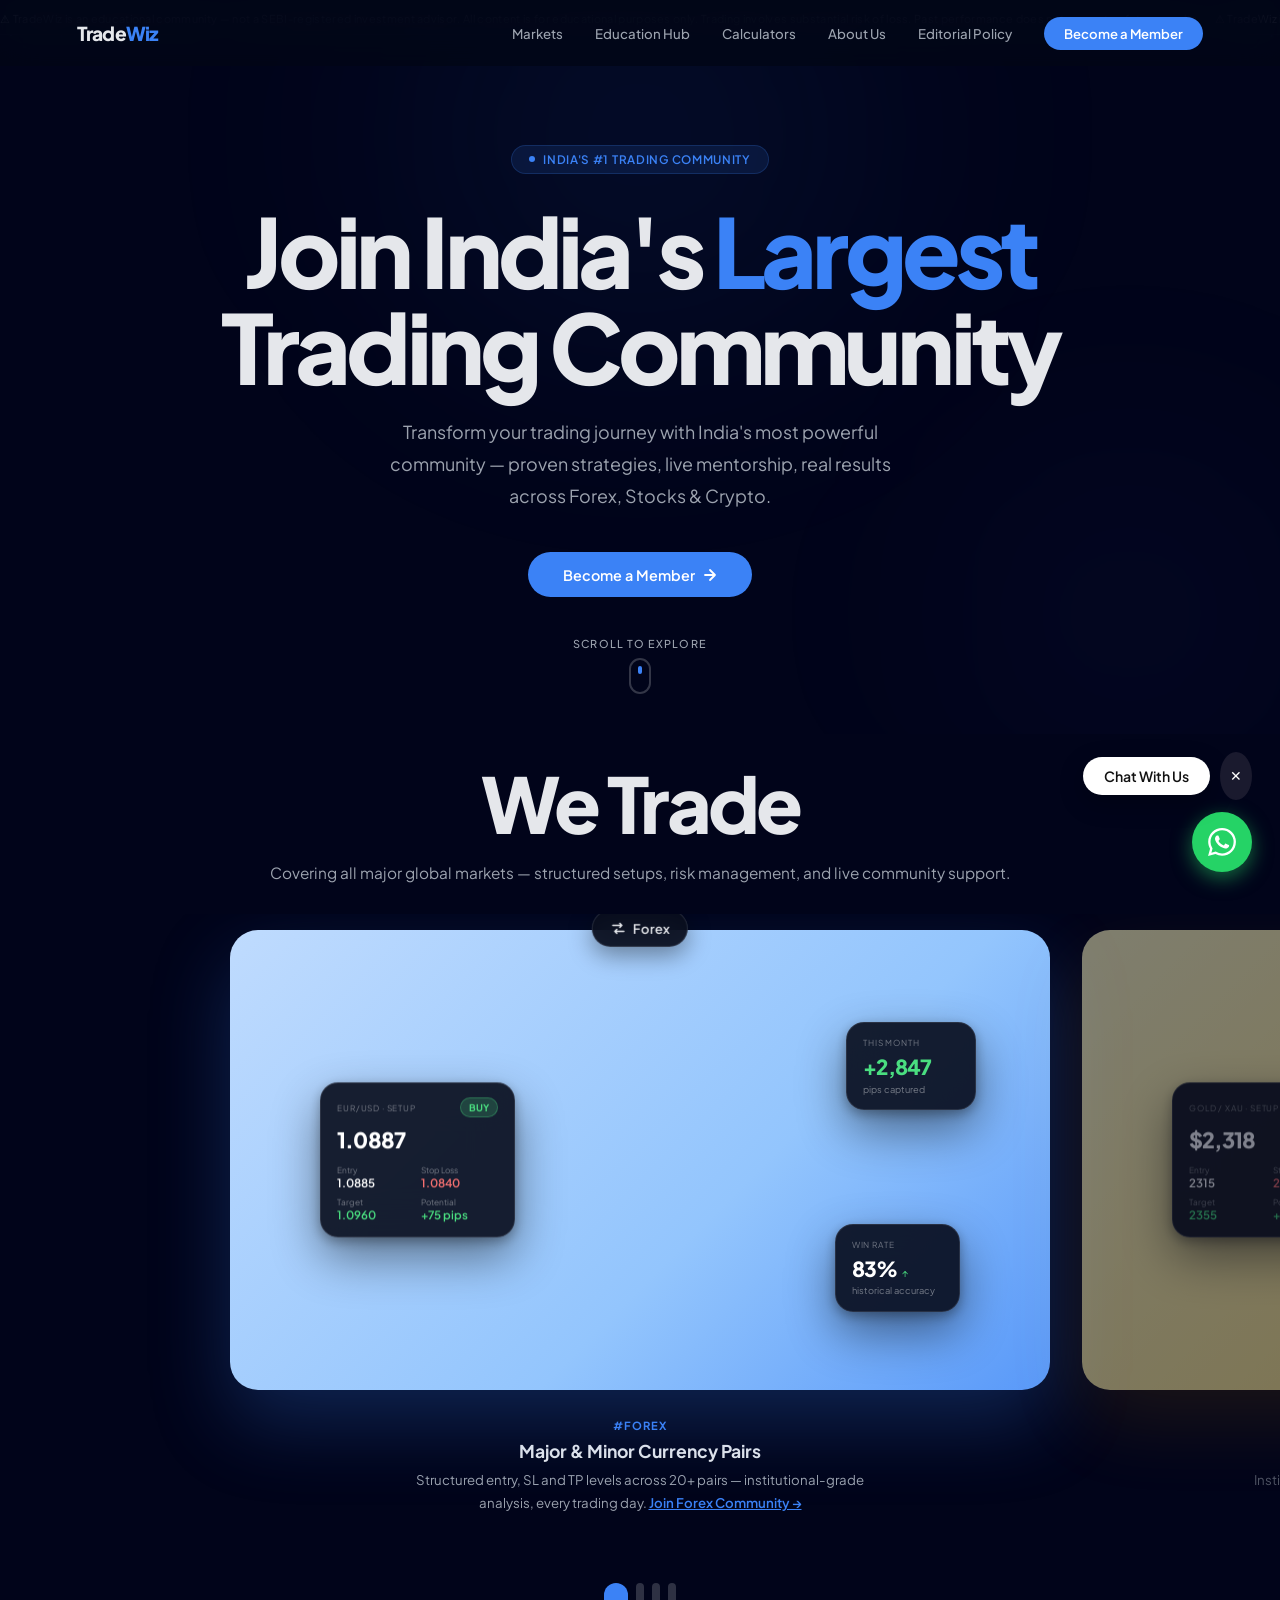
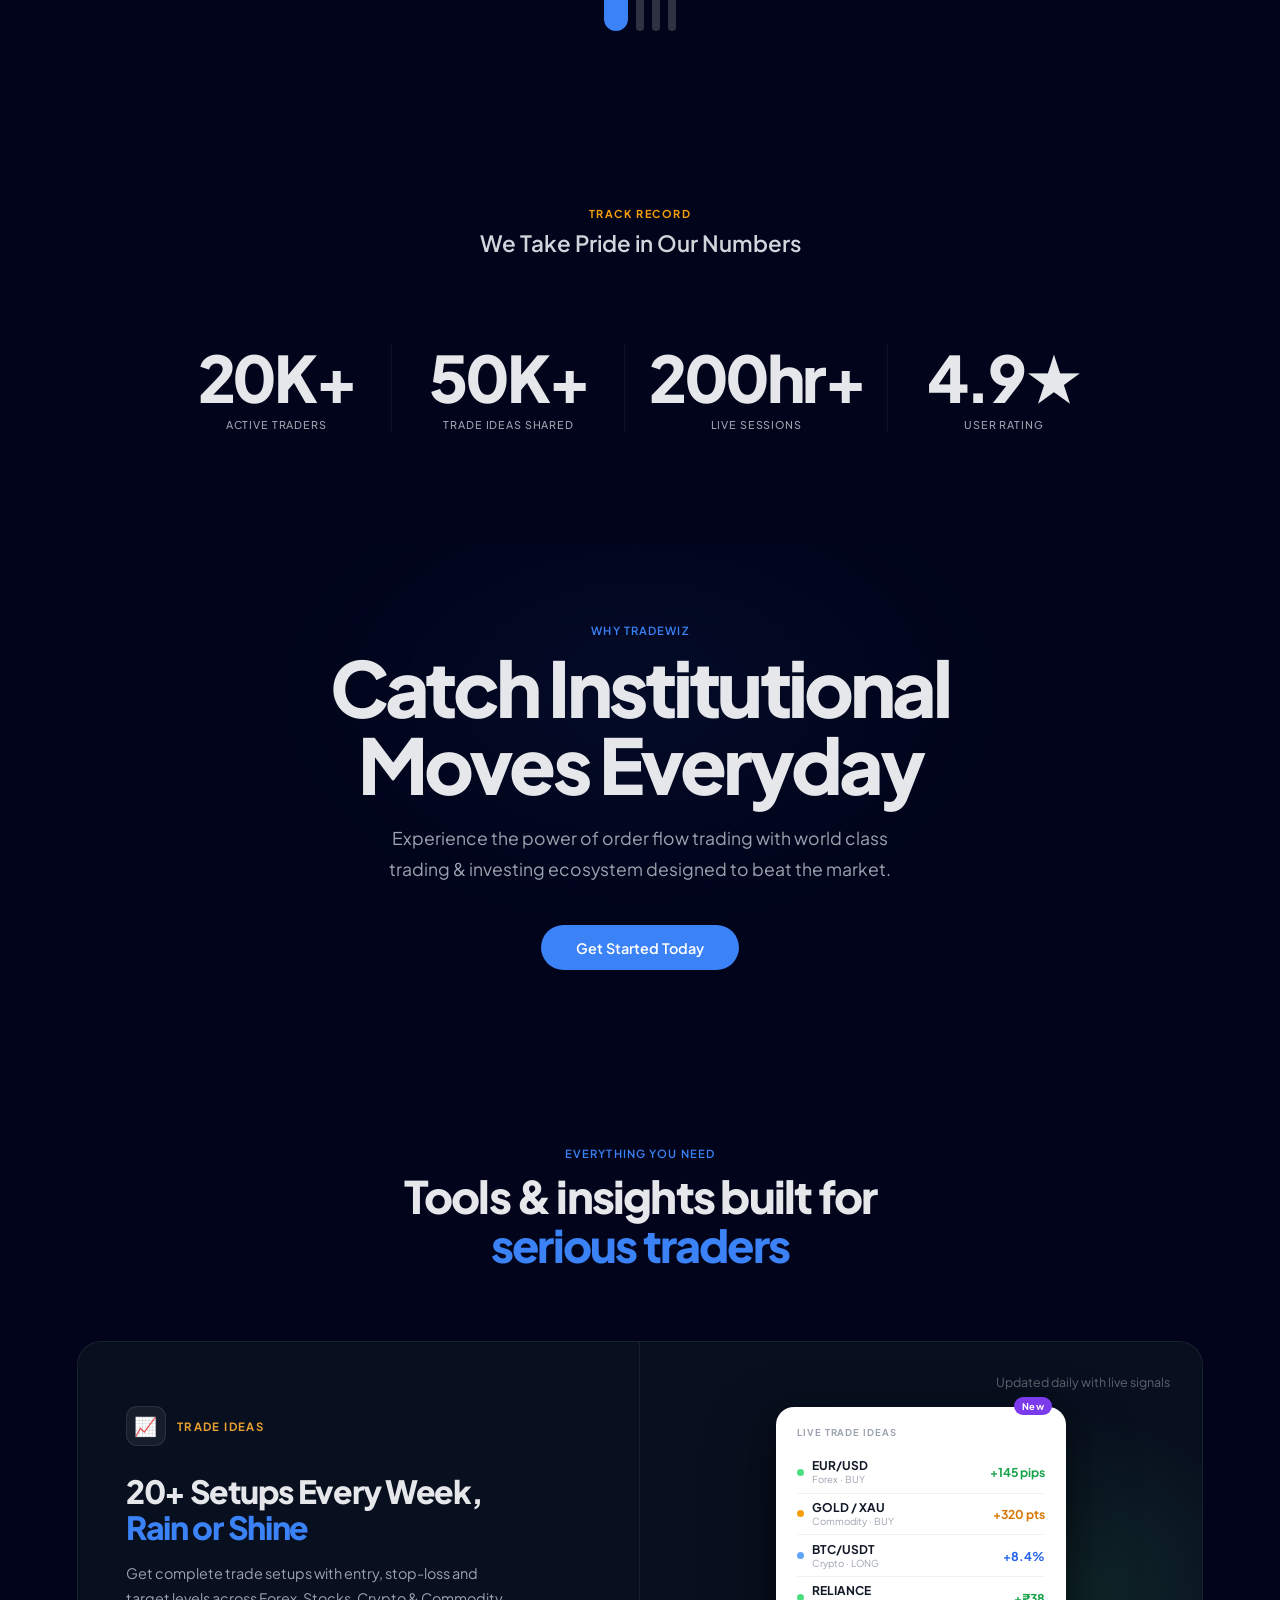
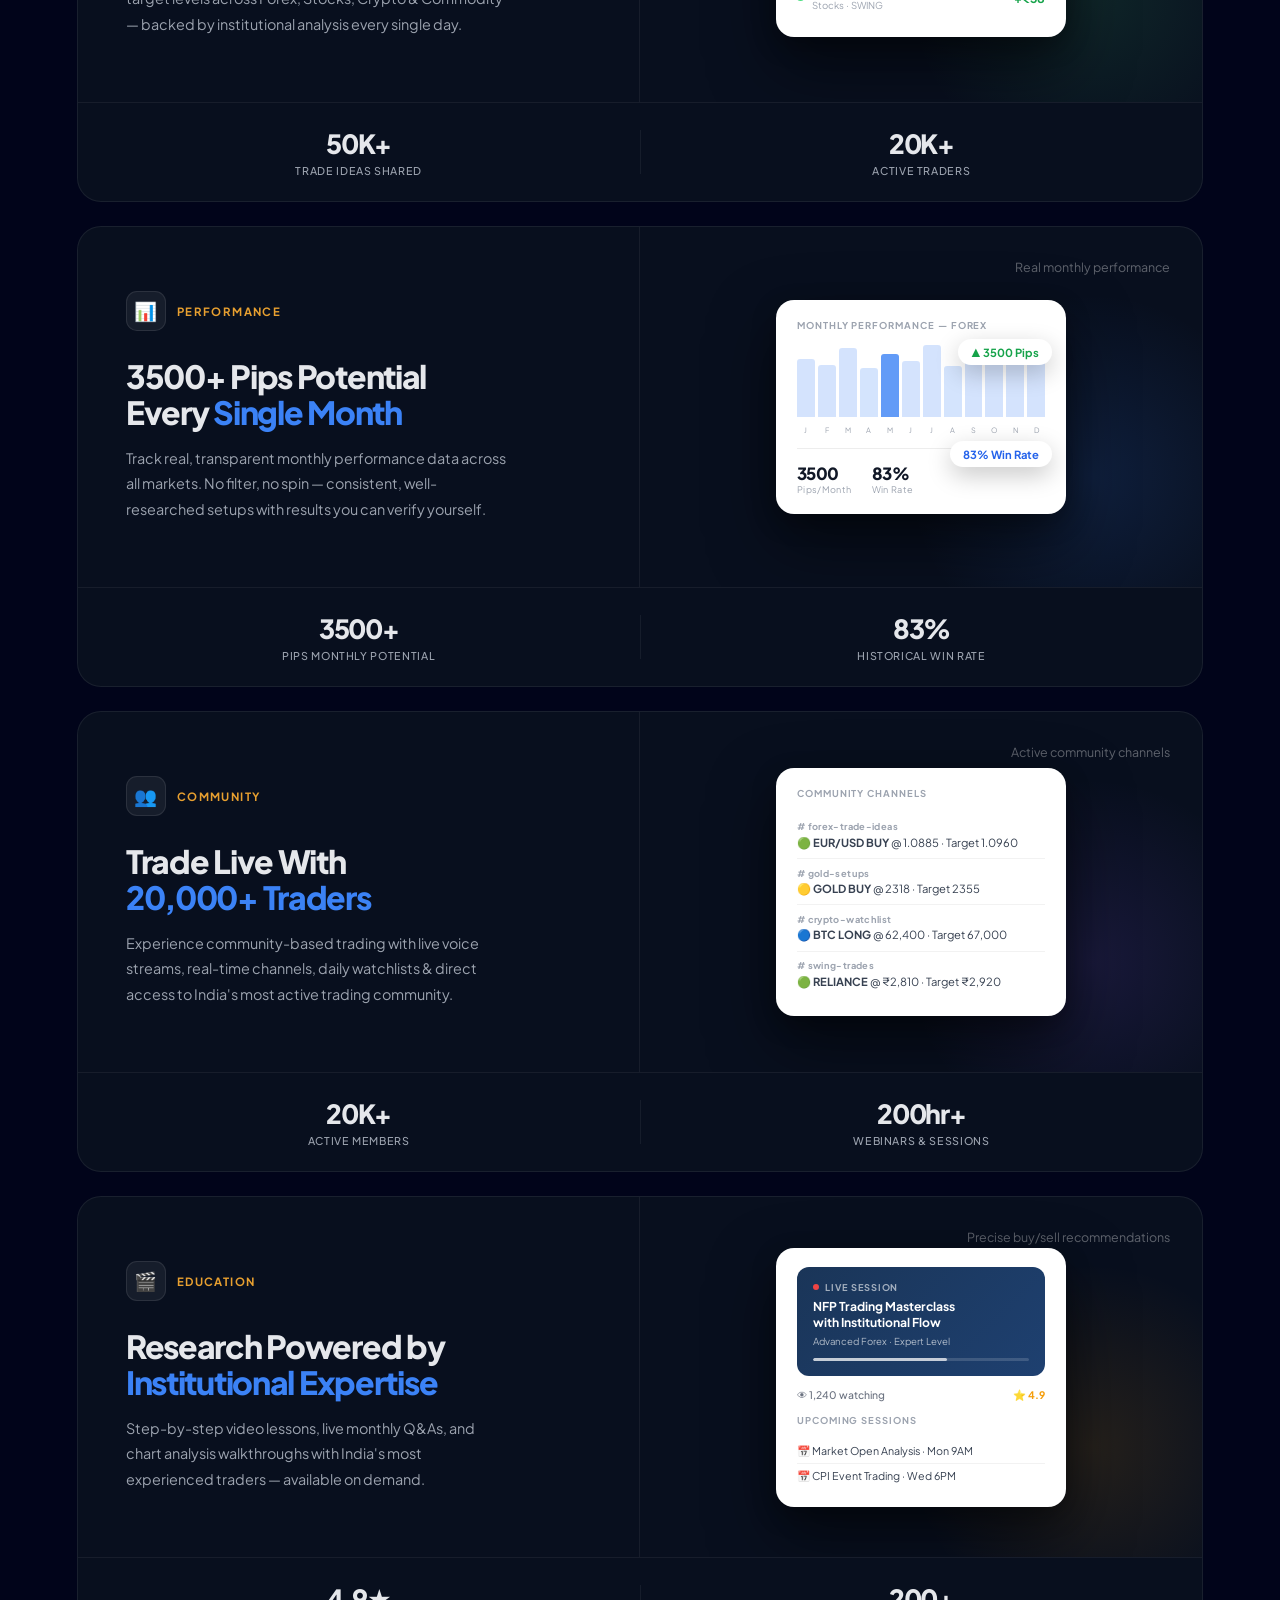
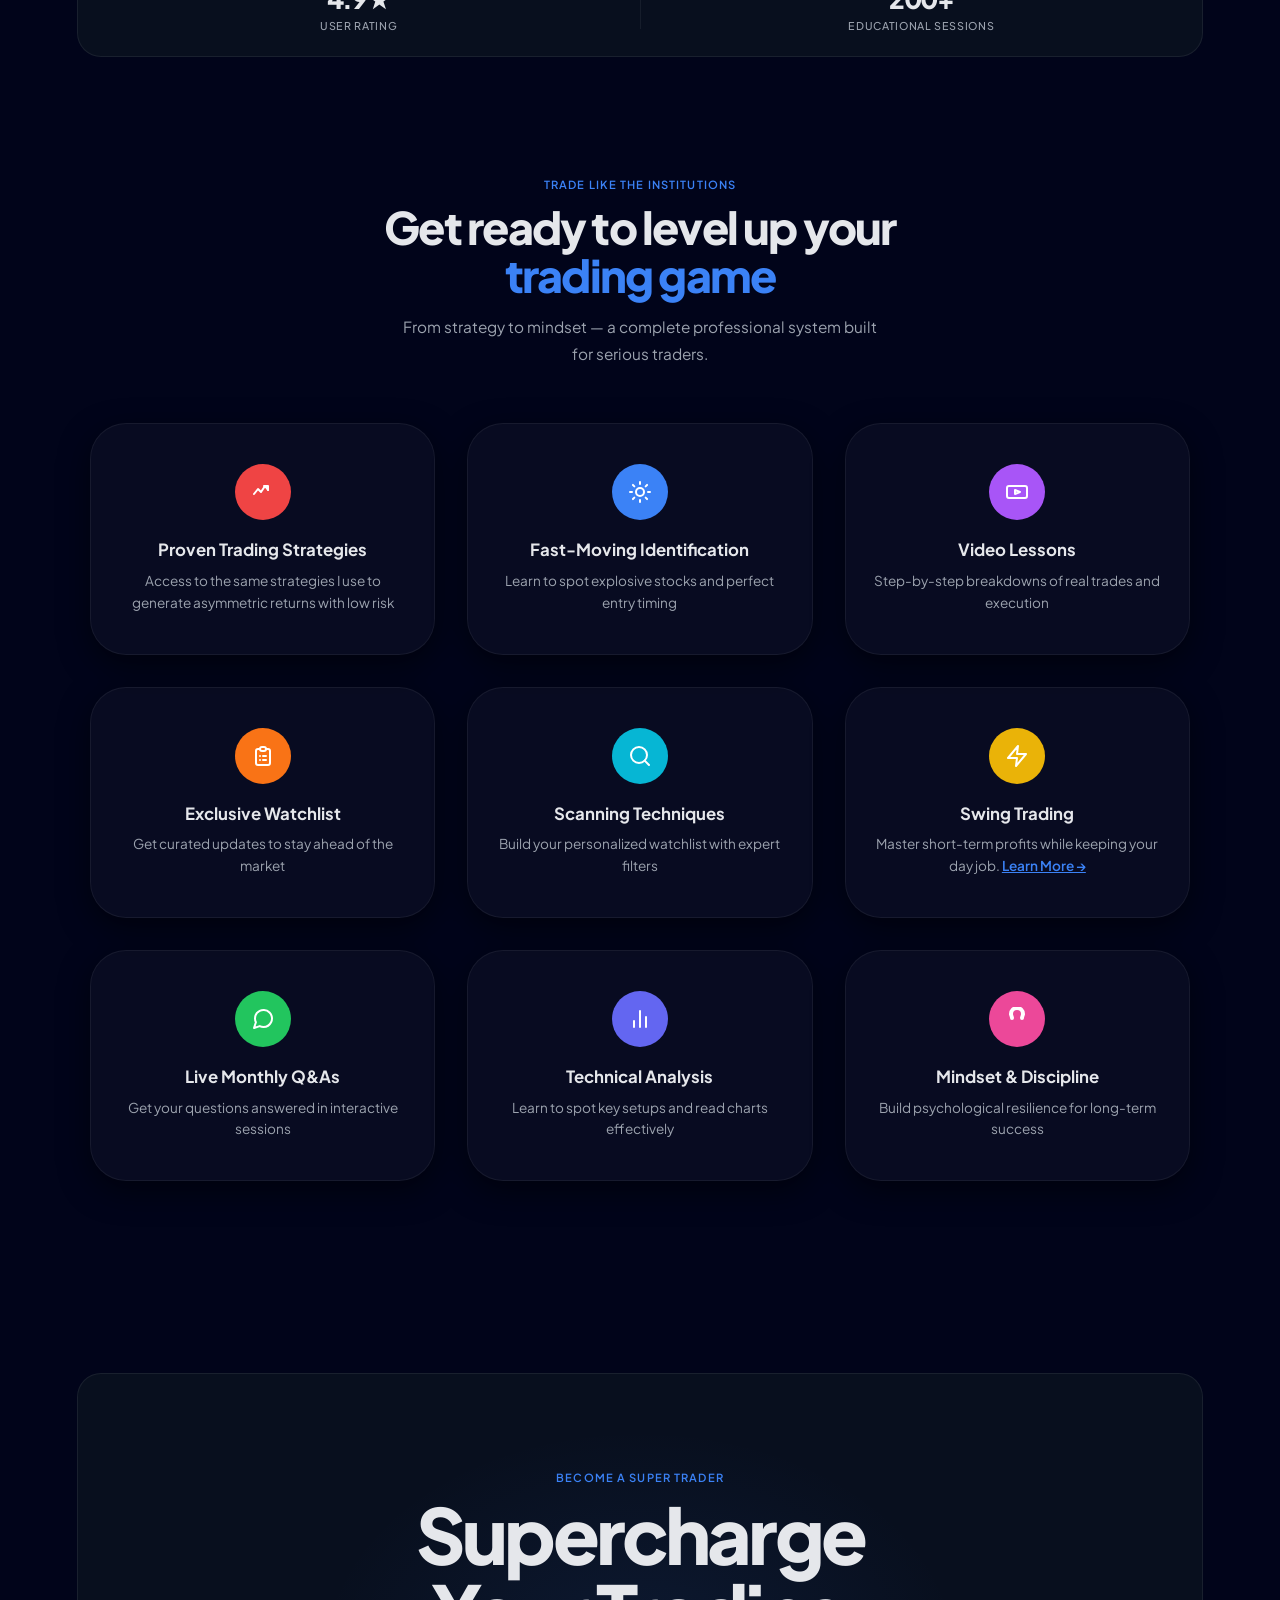
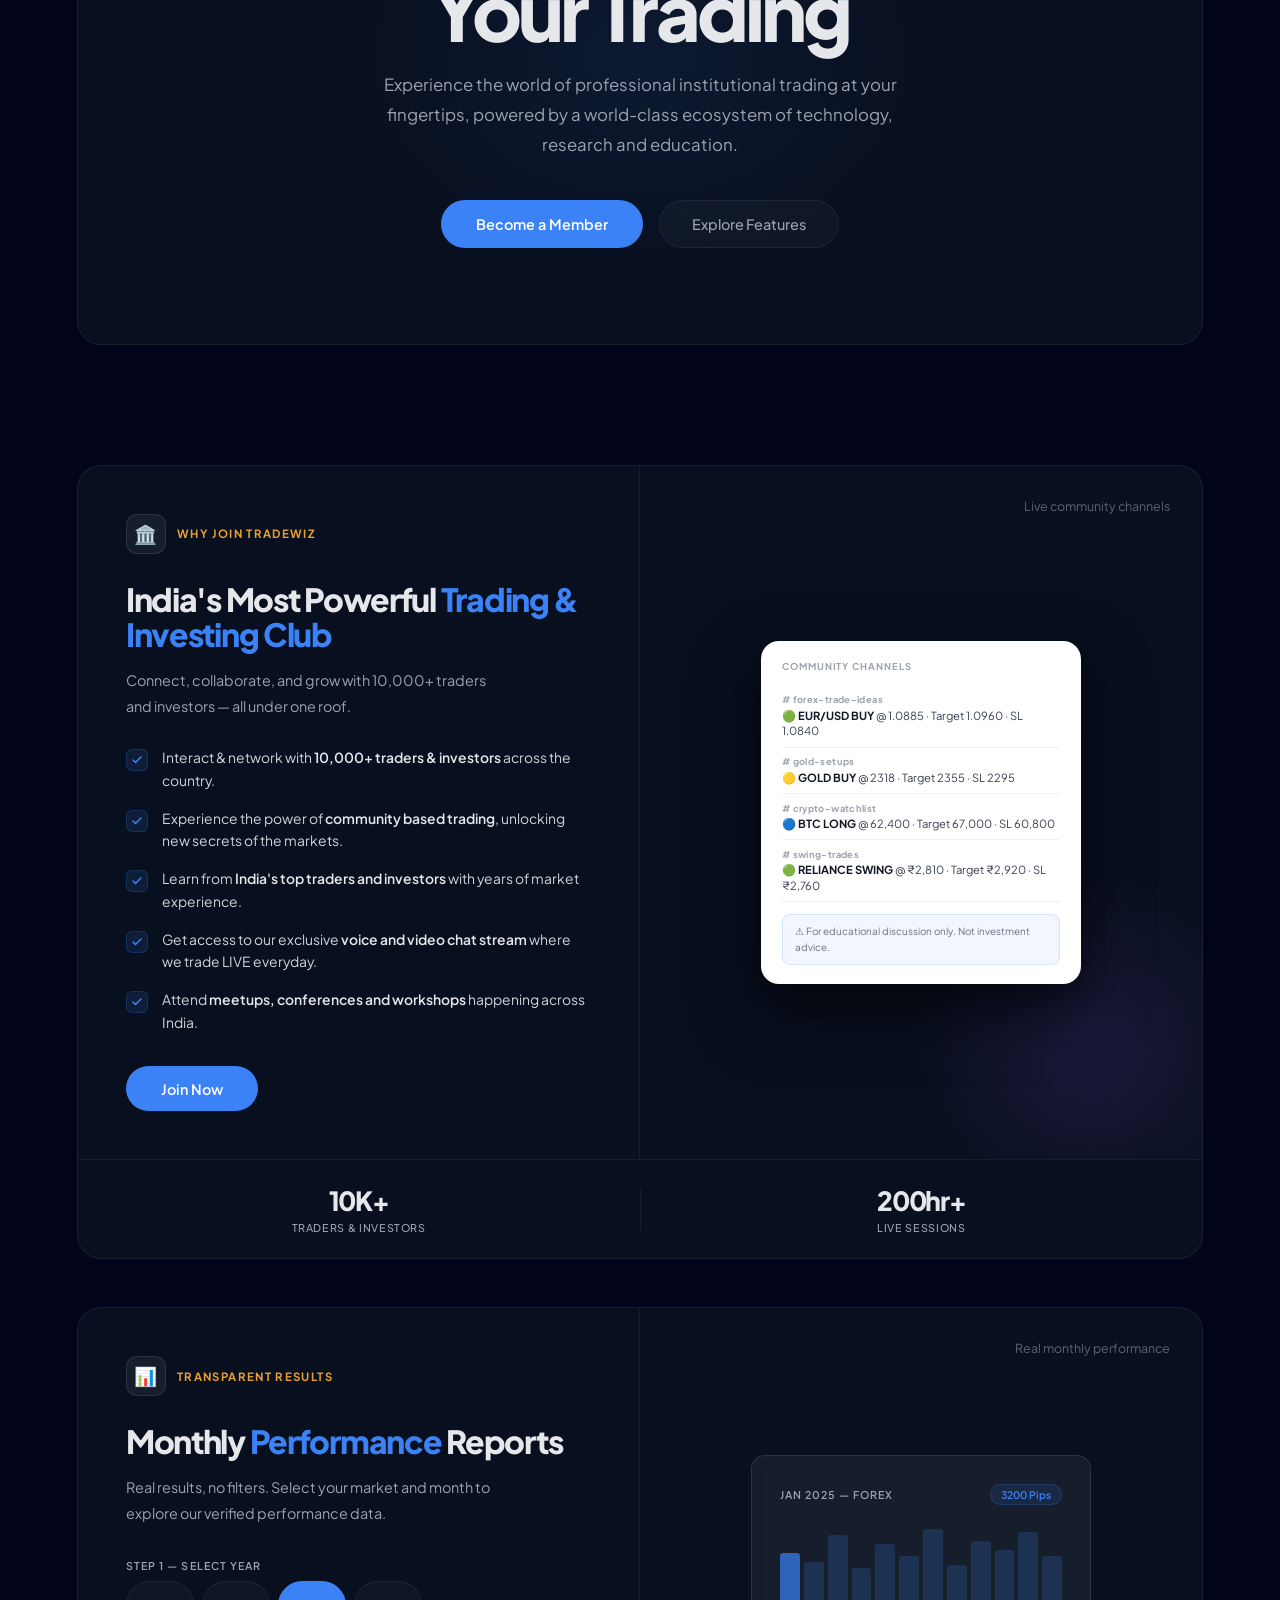
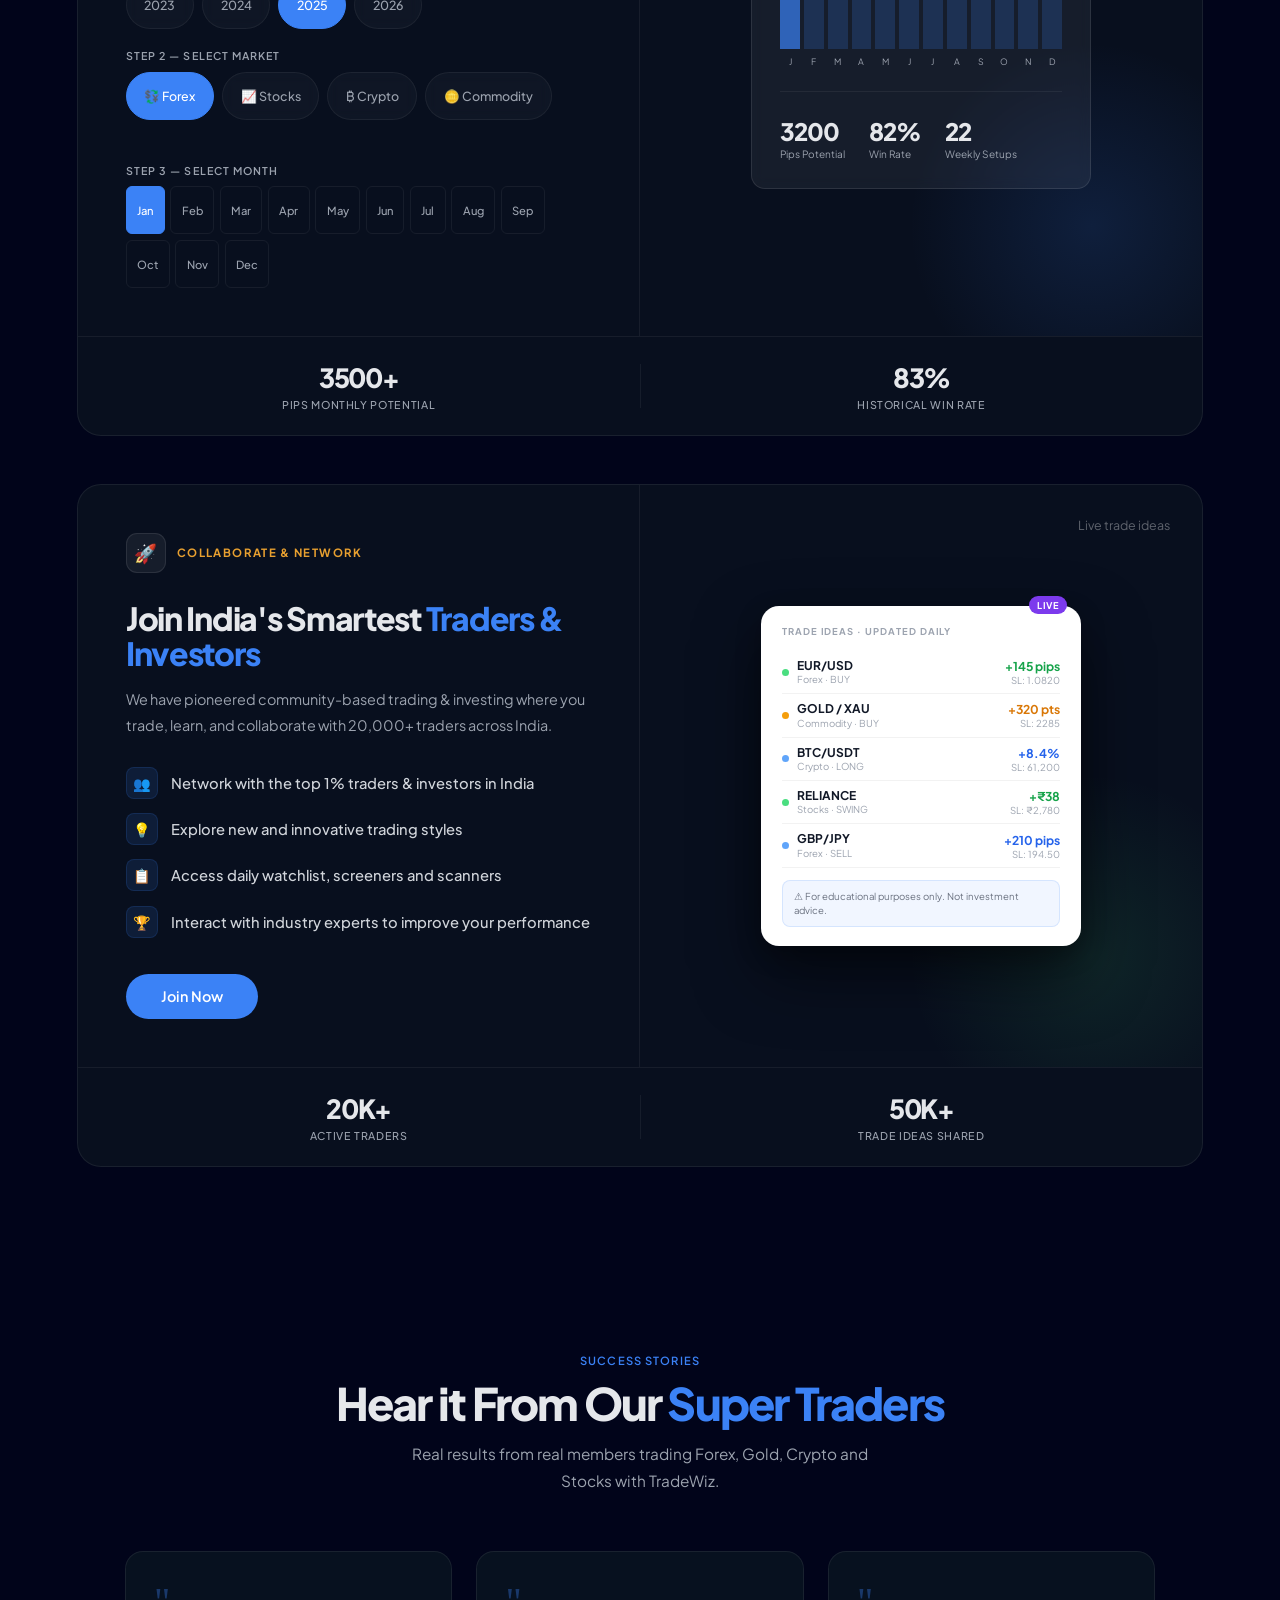
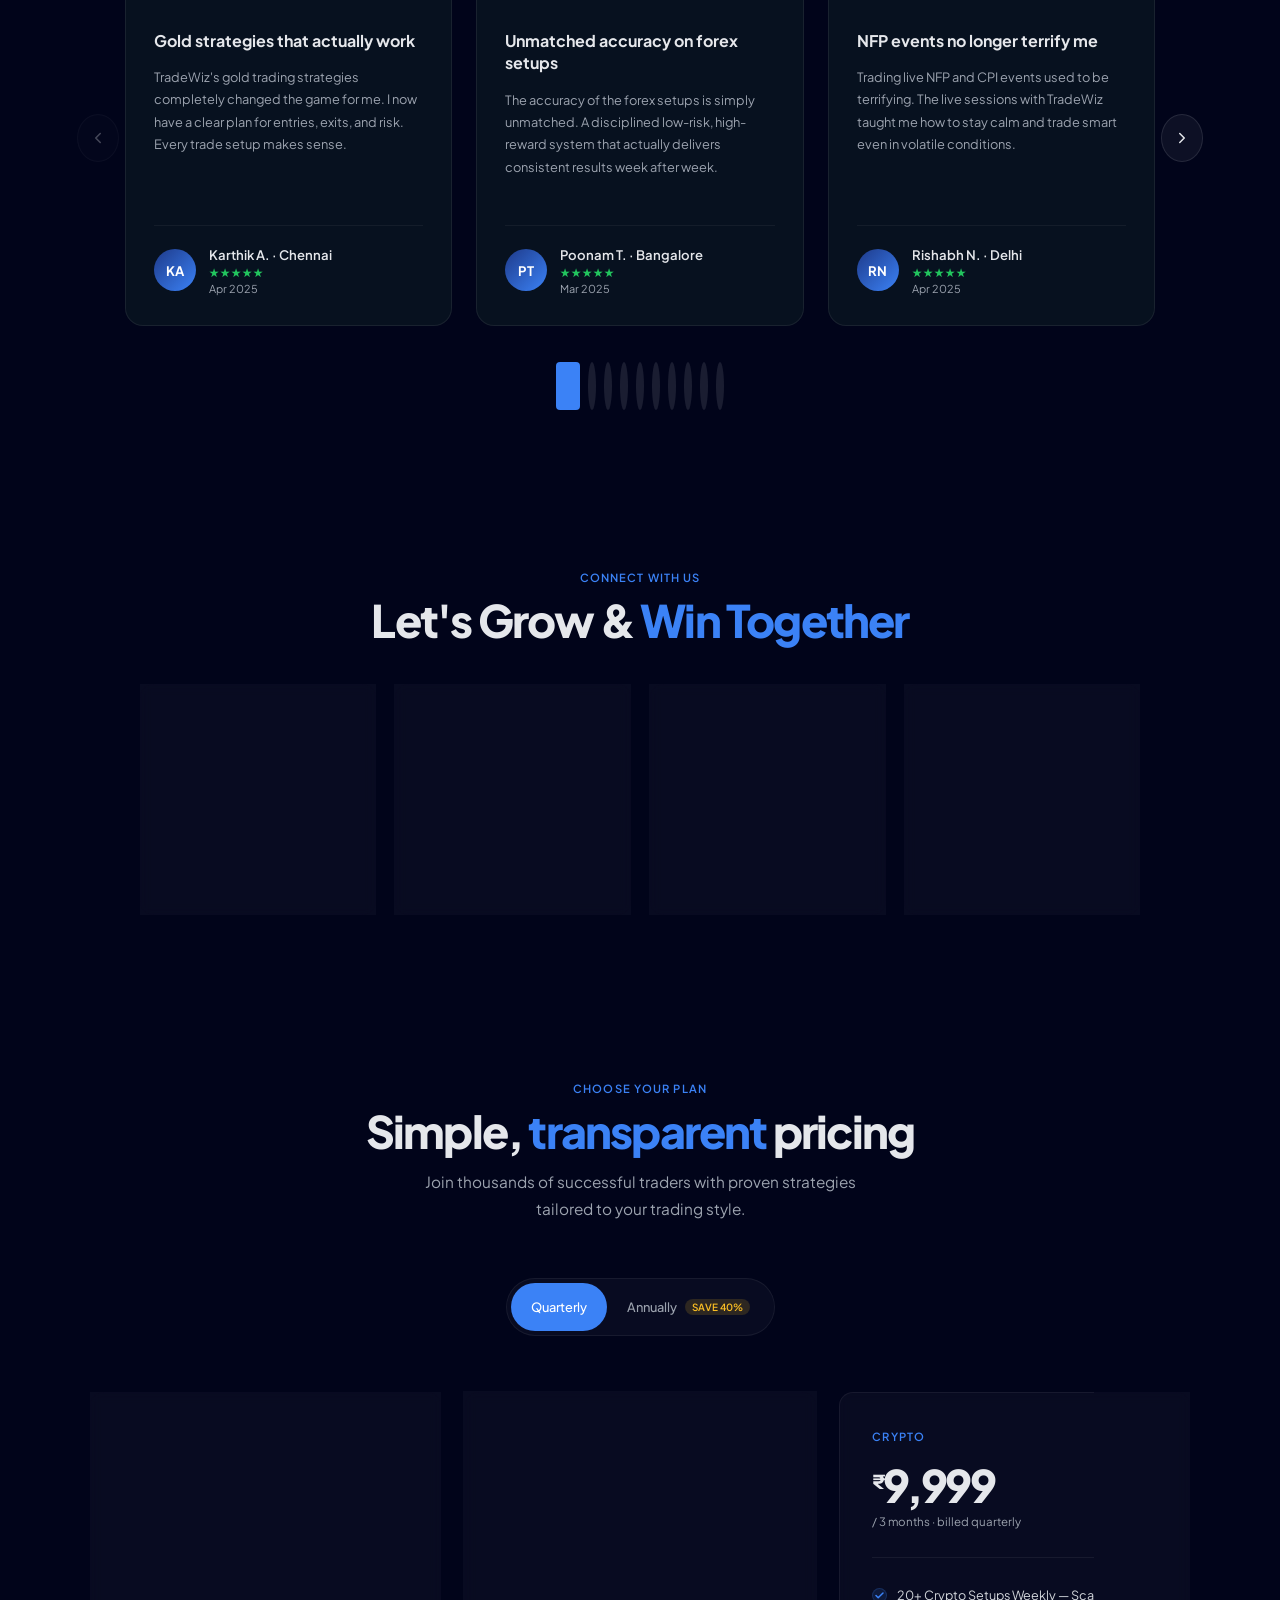
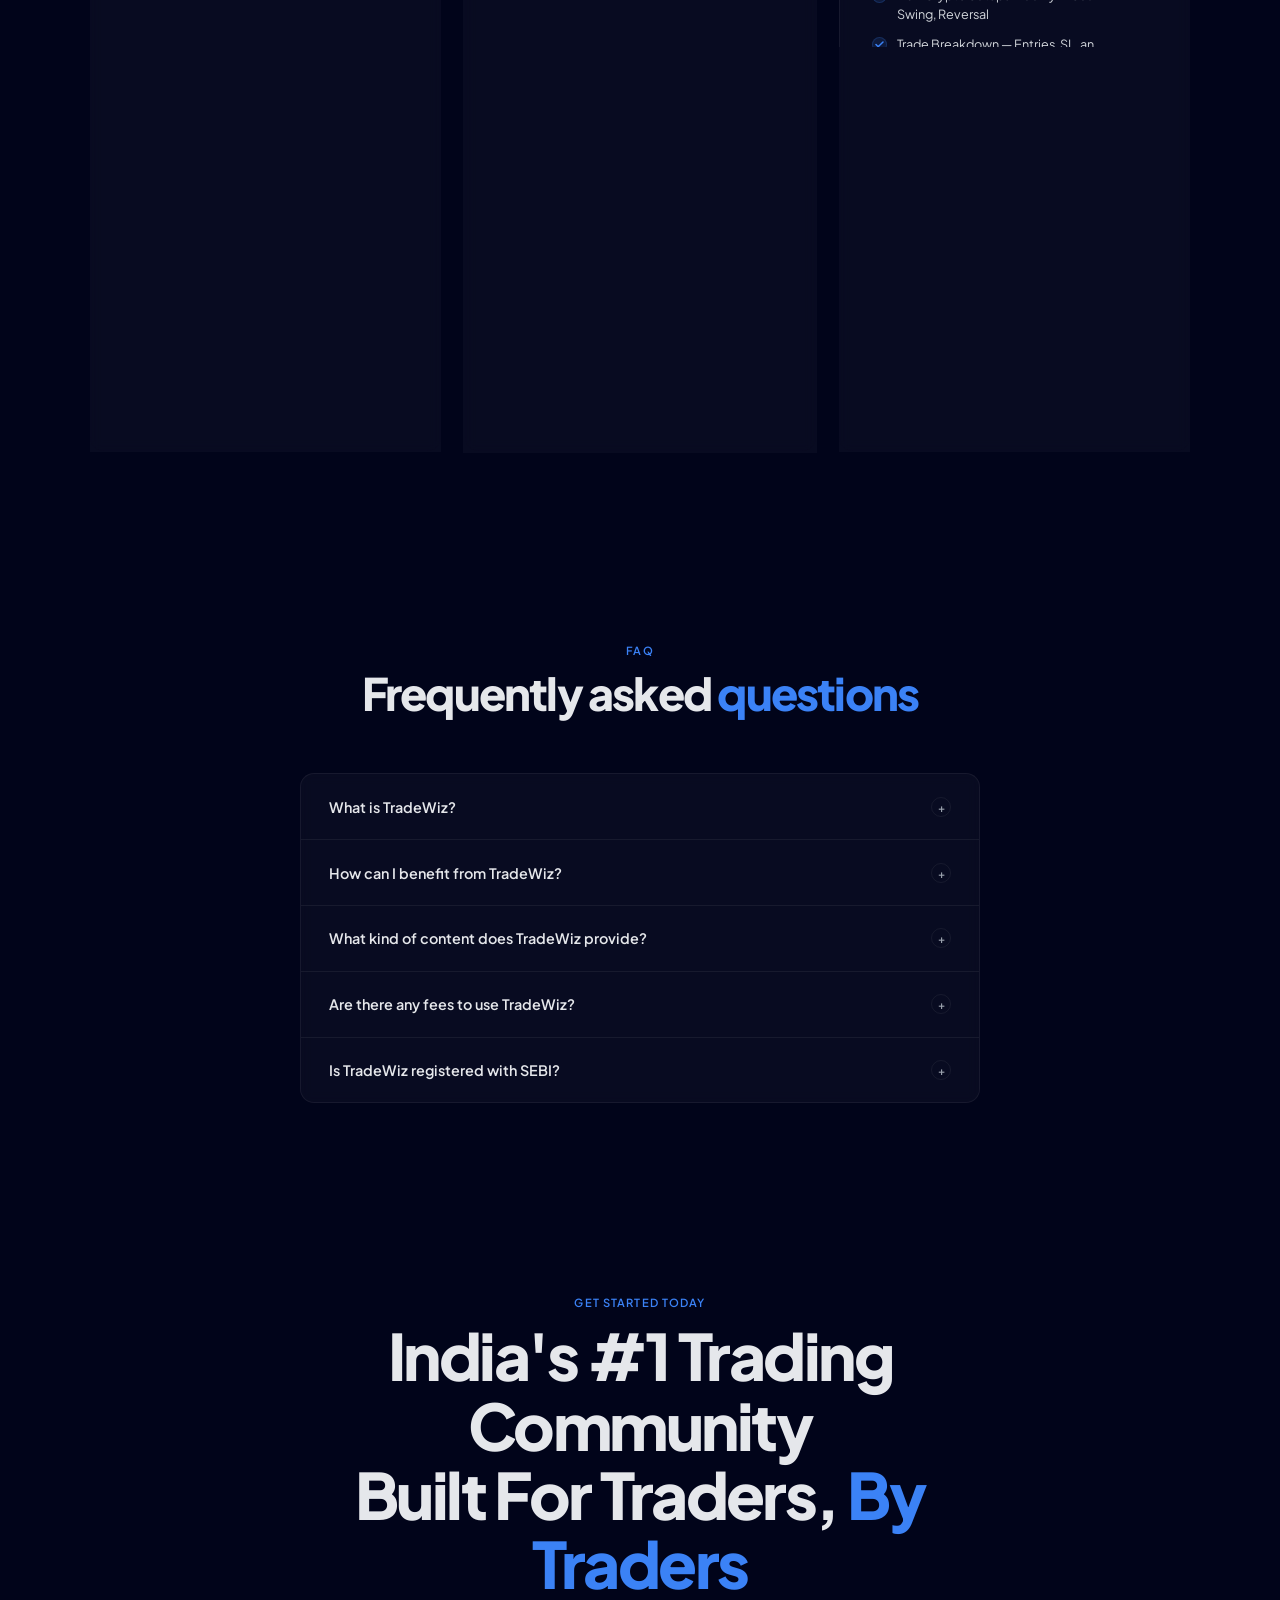
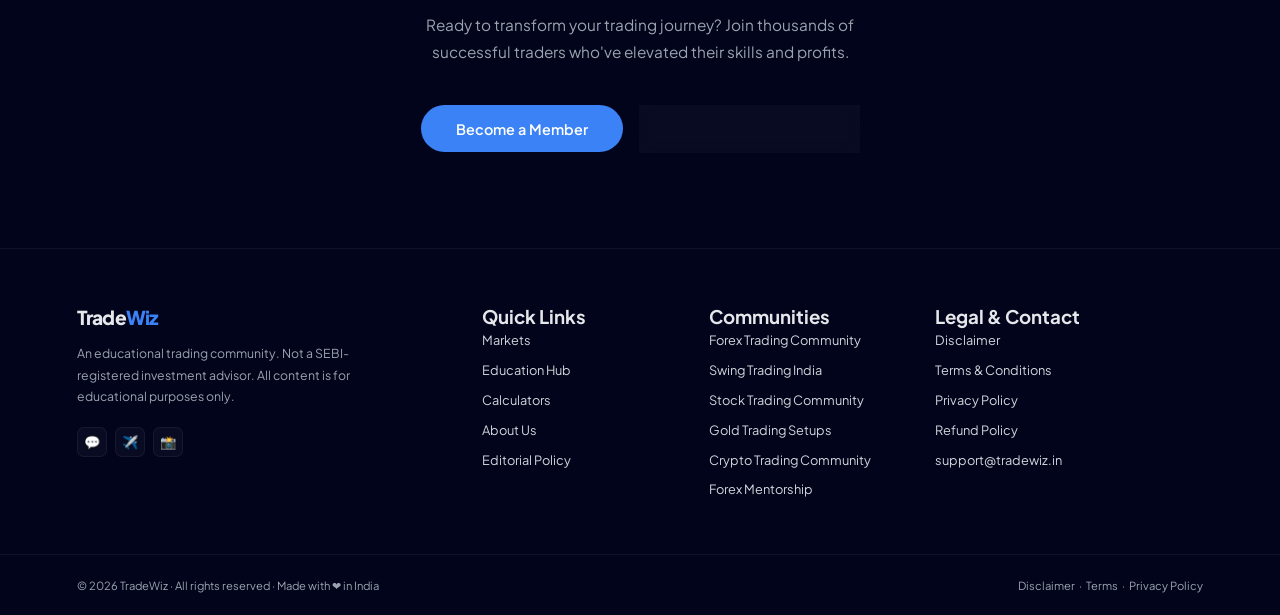
<file: index.html>
<!DOCTYPE html>
<html lang="en">

<head>
  <link rel="preconnect" href="https://fonts.googleapis.com">
  <link rel="preconnect" href="https://fonts.gstatic.com" crossorigin>
  <link rel="alternate" hreflang="en-IN" href="https://www.tradewiz.in/">
  <link rel="alternate" hreflang="x-default" href="https://www.tradewiz.in/">
  <meta name="geo.region" content="IN">
  <meta name="geo.placename" content="India">
  <!-- Google tag (gtag.js) -->
  <script async src="https://www.googletagmanager.com/gtag/js?id=G-MNBHR93N0V"></script>
  <script>
    window.dataLayer = window.dataLayer || [];
    function gtag(){dataLayer.push(arguments);}
    gtag('js', new Date());

    gtag('config', 'G-MNBHR93N0V');
  </script>
  <meta charset="UTF-8">
  <link rel="icon" type="image/png" href="/favicon.png">
  <link rel="apple-touch-icon" href="/favicon.png">
  <meta name="viewport" content="width=device-width, initial-scale=1.0">
  <title>TradeWiz | India's Largest Trading Community</title>
  <meta name="description" content="Join 20,000+ traders on TradeWiz — India's #1 educational trading community. Daily setups, live streams & verified performance reports. Start today.">
  <meta name="keywords" content="TradeWiz, India trading community, forex trading India, stock trading community, crypto trading India, trade ideas, live trading sessions, trading mentorship, algo trading India">
  <meta name="robots" content="index, follow">
  <link rel="canonical" href="https://www.tradewiz.in/">

  <!-- Open Graph / Facebook -->
  <meta property="og:type" content="website">
  <meta property="og:site_name" content="TradeWiz">
  <meta property="og:title" content="TradeWiz | India's Largest Trading Community">
  <meta property="og:description" content="TradeWiz — India's #1 trading community. 20,000+ traders learning Stocks, Forex & Crypto. Daily trade ideas, live sessions & expert mentorship.">
  <meta property="og:image" content="https://www.tradewiz.in/og-image.png">
  <meta property="og:image:width" content="1200">
  <meta property="og:image:height" content="630">
  <meta property="og:url" content="https://www.tradewiz.in/">

  <!-- Twitter -->
  <meta name="twitter:card" content="summary_large_image">
  <meta name="twitter:site" content="@tradewiz_in">
  <meta name="twitter:title" content="TradeWiz | India's Largest Trading Community">
  <meta name="twitter:description" content="TradeWiz — India's #1 trading community. 20,000+ traders learning Stocks, Forex & Crypto. Daily trade ideas, live sessions & expert mentorship.">
  <meta name="twitter:image" content="https://www.tradewiz.in/og-image.png">
  <link rel="preconnect" href="https://fonts.googleapis.com">
  <link href="https://fonts.googleapis.com/css2?family=Plus+Jakarta+Sans:wght@300;400;500;600;700;800&display=swap&display=swap"
    rel="stylesheet">
  <link rel="stylesheet" href="/assets/css/main.min.css">
  
  <!-- WebSite Schema with Sitelinks Searchbox -->
  <script type="application/ld+json">
  {
    "@context": "https://schema.org",
    "@type": "WebSite",
    "name": "TradeWiz",
    "url": "https://www.tradewiz.in",
    "description": "India's #1 trading community. 20,000+ traders learning Stocks, Forex & Crypto.",
    "potentialAction": {
      "@type": "SearchAction",
      "target": {
        "@type": "EntryPoint",
        "urlTemplate": "https://www.tradewiz.in/?q={search_term_string}"
      },
      "query-input": "required name=search_term_string"
    }
  }
  </script>

  <!-- Organization Schema -->
  <script type="application/ld+json">
  {
    "@context": "https://schema.org",
    "@type": "Organization",
    "name": "TradeWiz",
    "url": "https://www.tradewiz.in",
    "logo": "https://www.tradewiz.in/favicon.png",
    "description": "India's #1 educational trading community with 20,000+ active traders across Stocks, Forex, and Crypto markets.",
    "foundingDate": "2022",
    "areaServed": "IN",
    "contactPoint": {
      "@type": "ContactPoint",
      "contactType": "customer support",
      "availableLanguage": ["English", "Hindi"],
      "url": "https://wa.me/917011957726"
    },
    "sameAs": [
      "https://instagram.com/tradewiz_in",
      "https://t.me/tradewiz",
      "https://youtube.com/@tradewiz"
    ]
  }
  </script>

  <!-- FAQ Schema -->
  <script type="application/ld+json">
  {
    "@context": "https://schema.org",
    "@type": "FAQPage",
    "mainEntity": [{
      "@type": "Question",
      "name": "What is TradeWiz?",
      "acceptedAnswer": {
        "@type": "Answer",
        "text": "TradeWiz is India's #1 educational trading community with 20,000+ active traders across Stocks, Forex, and Crypto markets. We are not a SEBI-registered investment advisor — all content is purely educational."
      }
    }, {
      "@type": "Question",
      "name": "How can I benefit from TradeWiz?",
      "acceptedAnswer": {
        "@type": "Answer",
        "text": "You get daily trade ideas, weekly market reviews, monthly webinars, live Q&A sessions, risk management training, and a community of thousands of traders to learn from and collaborate with."
      }
    }, {
      "@type": "Question",
      "name": "What kind of content does TradeWiz provide?",
      "acceptedAnswer": {
        "@type": "Answer",
        "text": "We provide trade ideas with detailed entry/exit levels, video lessons, chart analysis, scanning techniques, curated watchlists, live monthly Q&As, and transparent monthly performance reports."
      }
    }, {
      "@type": "Question",
      "name": "Are there any fees to use TradeWiz?",
      "acceptedAnswer": {
        "@type": "Answer",
        "text": "Yes, TradeWiz is a paid membership. Plans start at ₹4,999/quarter for Stocks, ₹6,499/quarter for Forex, and ₹9,999/quarter for Crypto. Annual plans offer up to 40% savings."
      }
    }, {
      "@type": "Question",
      "name": "Is TradeWiz registered with SEBI?",
      "acceptedAnswer": {
        "@type": "Answer",
        "text": "No. TradeWiz is purely an educational trading community. We do not provide investment advice. All trade ideas are for learning and educational purposes only. Please consult a registered financial advisor before investing."
      }
    }]
  }
  </script>
  <!-- EducationalOrganization & Course Schema -->
  <script type="application/ld+json">
  {
    "@context": "https://schema.org",
    "@type": "EducationalOrganization",
    "name": "TradeWiz",
    "legalName": "TradeWiz LLP",
    "url": "https://www.tradewiz.in",
    "logo": "https://www.tradewiz.in/favicon.png",
    "description": "India's #1 educational trading community for learning Forex, Indian Equities (NSE/BSE), and Crypto trading strategies.",
    "knowsAbout": [
      "Forex Trading",
      "Stock Market Technical Analysis",
      "Swing Trading Strategies",
      "Gold XAUUSD Order Flow",
      "Risk Management & Position Sizing"
    ],
    "hasOfferCatalog": {
      "@type": "OfferCatalog",
      "name": "Trading Educational Programs",
      "itemListElement": [
        {
          "@type": "Course",
          "name": "Forex Trading & Risk Management Masterclass",
          "description": "Learn lot sizing, pip calculation, price action analysis, and currency risk management.",
          "provider": {
            "@type": "EducationalOrganization",
            "name": "TradeWiz"
          }
        },
        {
          "@type": "Course",
          "name": "Indian Stock Market Swing Trading System",
          "description": "Learn equity swing setups, breakout identification, and technical watchlists for NSE/BSE stocks.",
          "provider": {
            "@type": "EducationalOrganization",
            "name": "TradeWiz"
          }
        }
      ]
    }
  }
  </script>
  <!-- LocalBusiness Schema (Staged Placeholder - Replace with Registered LLP Business Address) -->
  <!--
  <script type="application/ld+json">
  {
    "@context": "https://schema.org",
    "@type": "LocalBusiness",
    "name": "TradeWiz LLP",
    "image": "https://www.tradewiz.in/favicon.png",
    "url": "https://www.tradewiz.in",
    "telephone": "+91-7011957726",
    "priceRange": "₹4999 - ₹9999",
    "address": {
      "@type": "PostalAddress",
      "streetAddress": "REGISTERED_LLP_STREET_ADDRESS",
      "addressLocality": "CITY",
      "addressRegion": "STATE",
      "postalCode": "PINCODE",
      "addressCountry": "IN"
    }
  }
  </script>
  -->
</head>

<body>

  <!-- TICKER -->
  <div class="ticker">
    <span class="ticker-inner">⚠ TradeWiz is an educational community — not a SEBI-registered investment advisor. All
      content is for educational purposes only. Trading involves substantial risk of loss. Past performance does not
      guarantee future results. &nbsp;&nbsp;&nbsp;&nbsp; ⚠ TradeWiz is an educational community — not a SEBI-registered
      investment advisor. All content is for educational purposes only. &nbsp;&nbsp;&nbsp;&nbsp;</span>
  </div>

  <!-- NAV -->
  <nav id="mainNav">
    <a href="/" class="nav-logo">Trade<span>Wiz</span></a>
    <ul class="nav-links">
      <li><a href="#we-trade">Markets</a></li>
      <li><a href="/education">Education Hub</a></li>
      <li><a href="/calculator">Calculators</a></li>
      <li><a href="/about">About Us</a></li>
      <li><a href="/editorial-policy">Editorial Policy</a></li>
      <li><a href="#pricing" class="nav-cta">Become a Member</a></li>
    </ul>
    <button class="nav-hamburger" id="hamburger" aria-label="Menu">
      <span></span><span></span><span></span>
    </button>
  </nav>

  <!-- MOBILE OVERLAY NAV -->
  <div class="mobile-nav" id="mobileNav">
    <a href="#we-trade">Markets</a>
    <a href="/education">Education Hub</a>
    <a href="/calculator">Calculators</a>
    <a href="/about">About Us</a>
    <a href="/editorial-policy">Editorial Policy</a>
    <a href="#pricing" class="m-cta">Become a Member</a>
  </div>

  <!-- HERO -->
  <section id="hero">
    <div class="hero-grid"></div>
    <div class="hero-radial hr1"></div>
    <div class="hero-radial hr2"></div>
    <div class="hero-particles" id="heroParticles"></div>
    <div class="hero-chip"><span class="chip-dot"></span>India's #1 Trading Community</div>
    <h1 class="hero-title">Join India's <span class="blue">Largest</span><br>Trading Community</h1>
    <p class="hero-sub">Transform your trading journey with India's most powerful community — proven strategies, live
      mentorship, real results across Forex, Stocks &amp; Crypto.</p>
    <div class="hero-btns">
      <a href="#pricing" class="btn-p">Become a Member <svg width="14" height="14" viewBox="0 0 14 14" fill="none">
          <path d="M2 7h10M7 2l5 5-5 5" stroke="currentColor" stroke-width="1.8" stroke-linecap="round"
            stroke-linejoin="round" />
        </svg></a>
    </div>
    <div class="hero-scroll-hint">
      <span>Scroll to explore</span>
      <div class="hero-scroll-mouse">
        <div class="hero-scroll-dot"></div>
      </div>
    </div>
  </section>

  <!-- WE TRADE -->
  <section id="we-trade">
    <div class="wt-header rv">
      <h2 class="wt-title">We <span class="blue">Trade</span></h2>
      <p class="wt-sub">Covering all major global markets — structured setups, risk management, and live community
        support.</p>
    </div>
    <div class="wt-outer" id="wtOuter">
      <div class="wt-track" id="wtTrack">

        <!-- ── Forex ── -->
        <div class="wt-slide rv" id="wts0">
          <div class="wt-card wt-card-forex">
            <div class="wt-pill"><svg width="15" height="15" viewBox="0 0 15 15" fill="none">
                <path d="M2 4.5h9M9 2.5l2 2-2 2M13 10.5H4M6 8.5l-2 2 2 2" stroke="currentColor" stroke-width="1.5"
                  stroke-linecap="round" stroke-linejoin="round" />
              </svg> Forex</div>
            <div class="wt-widget wt-wa" style="left:11%;top:50%;transform:translateY(-50%);width:195px;">
              <div style="display:flex;align-items:center;justify-content:space-between;margin-bottom:0.55rem;">
                <div class="wt-wlabel" style="margin:0;">EUR/USD · SETUP</div>
                <div class="wt-wbadge buy">BUY</div>
              </div>
              <div style="font-size:1.35rem;font-weight:800;color:#fff;letter-spacing:-0.04em;margin-bottom:0.65rem;">
                1.0887</div>
              <div class="wt-wgrid">
                <div>
                  <div class="wt-wk">Entry</div>
                  <div class="wt-wv" style="color:#fff;">1.0885</div>
                </div>
                <div>
                  <div class="wt-wk">Stop Loss</div>
                  <div class="wt-wv" style="color:#F87171;">1.0840</div>
                </div>
                <div>
                  <div class="wt-wk">Target</div>
                  <div class="wt-wv" style="color:#4ADE80;">1.0960</div>
                </div>
                <div>
                  <div class="wt-wk">Potential</div>
                  <div class="wt-wv" style="color:#4ADE80;">+75 pips</div>
                </div>
              </div>
            </div>
            <div class="wt-widget wt-wb" style="right:9%;top:20%;min-width:130px;">
              <div class="wt-wlabel">This Month</div>
              <div class="wt-wval" style="color:#4ADE80;">+2,847</div>
              <div class="wt-wsub">pips captured</div>
            </div>
            <div class="wt-widget wt-wc" style="right:11%;bottom:17%;min-width:125px;">
              <div class="wt-wlabel">Win Rate</div>
              <div style="display:flex;align-items:baseline;gap:0.3rem;">
                <div class="wt-wval">83%</div><span style="font-size:0.6rem;color:#4ADE80;">↑</span>
              </div>
              <div class="wt-wsub">historical accuracy</div>
            </div>
          </div>
          <div class="wt-slide-info">
            <div class="wt-slide-tag">#Forex</div>
            <h3><a href="/forex-trading-community" style="color:inherit;text-decoration:none;">Major &amp; Minor Currency Pairs</a></h3>
            <p>Structured entry, SL and TP levels across 20+ pairs — institutional-grade analysis, every trading day. <a href="/forex-trading-community" style="color:#3B82F6;font-weight:600;">Join Forex Community →</a>
            </p>
          </div>
        </div>

        <!-- ── Commodity ── -->
        <div class="wt-slide rv d1" id="wts1">
          <div class="wt-card wt-card-commodity">
            <div class="wt-pill"><svg width="15" height="15" viewBox="0 0 15 15" fill="none">
                <rect x="2" y="5" width="11" height="7" rx="1.5" stroke="currentColor" stroke-width="1.5" />
                <path d="M5 5V4a1 1 0 011-1h3a1 1 0 011 1v1M5.5 8.5h4" stroke="currentColor" stroke-width="1.5"
                  stroke-linecap="round" />
              </svg> Commodity</div>
            <div class="wt-widget wt-wa" style="left:11%;top:50%;transform:translateY(-50%);width:195px;">
              <div style="display:flex;align-items:center;justify-content:space-between;margin-bottom:0.55rem;">
                <div class="wt-wlabel" style="margin:0;">GOLD / XAU · SETUP</div>
                <div class="wt-wbadge buy">BUY</div>
              </div>
              <div style="font-size:1.35rem;font-weight:800;color:#fff;letter-spacing:-0.04em;margin-bottom:0.65rem;">
                $2,318</div>
              <div class="wt-wgrid">
                <div>
                  <div class="wt-wk">Entry</div>
                  <div class="wt-wv" style="color:#fff;">2315</div>
                </div>
                <div>
                  <div class="wt-wk">Stop Loss</div>
                  <div class="wt-wv" style="color:#F87171;">2295</div>
                </div>
                <div>
                  <div class="wt-wk">Target</div>
                  <div class="wt-wv" style="color:#4ADE80;">2355</div>
                </div>
                <div>
                  <div class="wt-wk">Potential</div>
                  <div class="wt-wv" style="color:#4ADE80;">+320 pts</div>
                </div>
              </div>
            </div>
            <div class="wt-widget wt-wb" style="right:9%;top:20%;min-width:130px;">
              <div class="wt-wlabel">Silver / XAG</div>
              <div class="wt-wval">$27.40</div>
              <div style="font-size:0.62rem;font-weight:600;color:#4ADE80;margin-top:0.25rem;">+1.8% today</div>
            </div>
            <div class="wt-widget wt-wc" style="right:11%;bottom:17%;min-width:125px;">
              <div class="wt-wlabel">This Month</div>
              <div class="wt-wval" style="color:#F59E0B;">+1,240</div>
              <div class="wt-wsub">points across setups</div>
            </div>
          </div>
          <div class="wt-slide-info">
            <div class="wt-slide-tag">#Commodity</div>
            <h3><a href="/gold-trading-setups" style="color:inherit;text-decoration:none;">Gold, Silver &amp; Crude Oil</a></h3>
            <p>Institutional-grade setups on precious metals and crude oil — 15+ structured ideas every week. <a href="/gold-trading-setups" style="color:#3B82F6;font-weight:600;">View Gold Setups →</a></p>
          </div>
        </div>

        <!-- ── Crypto ── -->
        <div class="wt-slide rv d2" id="wts2">
          <div class="wt-card wt-card-crypto">
            <div class="wt-pill"><svg width="15" height="15" viewBox="0 0 15 15" fill="none">
                <path d="M5.5 2.5h4a2 2 0 010 4H5.5m0-4v4m0 0H10a2 2 0 010 4H5.5m0-4v4m-1-8v9" stroke="currentColor"
                  stroke-width="1.5" stroke-linecap="round" stroke-linejoin="round" />
              </svg> Crypto</div>
            <div class="wt-widget wt-wa" style="left:11%;top:50%;transform:translateY(-50%);width:195px;">
              <div style="display:flex;align-items:center;justify-content:space-between;margin-bottom:0.55rem;">
                <div class="wt-wlabel" style="margin:0;">BTC/USDT · LONG</div>
                <div class="wt-wbadge buy">LONG</div>
              </div>
              <div style="font-size:1.35rem;font-weight:800;color:#fff;letter-spacing:-0.04em;margin-bottom:0.65rem;">
                $62,400</div>
              <div class="wt-wgrid">
                <div>
                  <div class="wt-wk">Entry</div>
                  <div class="wt-wv" style="color:#fff;">62,200</div>
                </div>
                <div>
                  <div class="wt-wk">Stop Loss</div>
                  <div class="wt-wv" style="color:#F87171;">60,800</div>
                </div>
                <div>
                  <div class="wt-wk">Target</div>
                  <div class="wt-wv" style="color:#4ADE80;">67,000</div>
                </div>
                <div>
                  <div class="wt-wk">Potential</div>
                  <div class="wt-wv" style="color:#4ADE80;">+8.4%</div>
                </div>
              </div>
            </div>
            <div class="wt-widget wt-wb" style="right:9%;top:20%;min-width:130px;">
              <div class="wt-wlabel">ETH/USDT</div>
              <div class="wt-wval">$3,280</div>
              <div style="font-size:0.62rem;font-weight:600;color:#4ADE80;margin-top:0.25rem;">+4.1% today</div>
            </div>
            <div class="wt-widget wt-wc" style="right:11%;bottom:17%;min-width:130px;">
              <div class="wt-wlabel">Market Sentiment</div>
              <div style="display:flex;align-items:center;gap:0.4rem;margin-top:0.15rem;">
                <div
                  style="width:7px;height:7px;border-radius:50%;background:#4ADE80;animation:blink 1.5s infinite;flex-shrink:0;">
                </div>
                <div style="font-size:0.82rem;font-weight:700;color:#4ADE80;">BULLISH</div>
              </div>
              <div class="wt-wsub" style="margin-top:0.3rem;">Weekly watchlist active</div>
            </div>
          </div>
          <div class="wt-slide-info">
            <div class="wt-slide-tag">#Crypto</div>
            <h3>Bitcoin, Ethereum &amp; Altcoins</h3>
            <p>BTC, ETH &amp; altcoin setups with weekly watchlists, market cycles, and on-chain sentiment analysis.</p>
          </div>
        </div>

        <!-- ── Stocks ── -->
        <div class="wt-slide rv d3" id="wts3">
          <div class="wt-card wt-card-stocks">
            <div class="wt-pill"><svg width="15" height="15" viewBox="0 0 15 15" fill="none">
                <rect x="2" y="7" width="2.5" height="5.5" rx="0.5" stroke="currentColor" stroke-width="1.5" />
                <rect x="6.25" y="4.5" width="2.5" height="8" rx="0.5" stroke="currentColor" stroke-width="1.5" />
                <rect x="10.5" y="2" width="2.5" height="10.5" rx="0.5" stroke="currentColor" stroke-width="1.5" />
              </svg> Stocks</div>
            <div class="wt-widget wt-wa" style="left:11%;top:50%;transform:translateY(-50%);width:195px;">
              <div style="display:flex;align-items:center;justify-content:space-between;margin-bottom:0.55rem;">
                <div class="wt-wlabel" style="margin:0;">NIFTY 50 · SWING</div>
                <div class="wt-wbadge buy">BUY</div>
              </div>
              <div style="font-size:1.35rem;font-weight:800;color:#fff;letter-spacing:-0.04em;margin-bottom:0.65rem;">
                22,420</div>
              <div class="wt-wgrid">
                <div>
                  <div class="wt-wk">Entry</div>
                  <div class="wt-wv" style="color:#fff;">22,380</div>
                </div>
                <div>
                  <div class="wt-wk">Stop Loss</div>
                  <div class="wt-wv" style="color:#F87171;">22,100</div>
                </div>
                <div>
                  <div class="wt-wk">Target</div>
                  <div class="wt-wv" style="color:#4ADE80;">23,100</div>
                </div>
                <div>
                  <div class="wt-wk">Potential</div>
                  <div class="wt-wv" style="color:#4ADE80;">+680 pts</div>
                </div>
              </div>
            </div>
            <div class="wt-widget wt-wb" style="right:9%;top:20%;min-width:130px;">
              <div class="wt-wlabel">RELIANCE NSE</div>
              <div class="wt-wval">₹2,845</div>
              <div style="font-size:0.62rem;font-weight:600;color:#4ADE80;margin-top:0.25rem;">+2.3% today</div>
            </div>
            <div class="wt-widget wt-wc" style="right:11%;bottom:17%;min-width:125px;">
              <div class="wt-wlabel">Daily Ideas</div>
              <div class="wt-wval">8+</div>
              <div class="wt-wsub">swing setups per day</div>
            </div>
          </div>
          <div class="wt-slide-info">
            <div class="wt-slide-tag">#Stocks</div>
            <h3><a href="/stock-trading-community" style="color:inherit;text-decoration:none;">Indian &amp; Global Equities</a></h3>
            <p>Swing, breakout, and positional trade ideas across Indian &amp; global equities — every trading day. <a href="/stock-trading-community" style="color:#3B82F6;font-weight:600;">Join Stock Community →</a></p>
          </div>
        </div>

      </div><!-- /wt-track -->
    </div><!-- /wt-outer -->
    <div class="wt-dots">
      <button aria-label="Interactive action button" class="wt-dot active" data-slide="0"></button>
      <button aria-label="Go to slide 2" class="wt-dot"></button>
      <button aria-label="Go to slide 3" class="wt-dot"></button>
      <button aria-label="Go to slide 4" class="wt-dot"></button>
    </div>
  </section>

  <!-- STATS -->
  <section id="stats">
    <span class="stats-eyebrow">Track Record</span>
    <p class="stats-heading">We Take Pride in Our Numbers</p>
    <div class="stats-grid">
      <div class="sitem rv"><span class="snum" data-count="20000" data-k>0</span><span class="slbl">Active
          Traders</span></div>
      <div class="sitem rv d1"><span class="snum" data-count="50000" data-k>0</span><span class="slbl">Trade Ideas
          Shared</span></div>
      <div class="sitem rv d2"><span class="snum" data-count="200" data-suffix="hr+">0</span><span class="slbl">Live
          Sessions</span></div>
      <div class="sitem rv d3"><span class="snum" data-count="4.9" data-suffix="★" data-dec>0</span><span
          class="slbl">User Rating</span></div>
    </div>
  </section>

  <!-- CATCH INSTITUTIONAL -->
  <section id="catch-inst">
    <div class="rv" style="position:relative;z-index:1;text-align:center;max-width:800px;margin:0 auto;">
      <span class="stag">Why TradeWiz</span>
      <h2
        style="font-size:clamp(2.5rem,6vw,5rem);font-weight:900;letter-spacing:-0.05em;line-height:1.0;margin-bottom:1.25rem;">
        Catch Institutional<br><span class="blue">Moves Everyday</span></h2>
      <p
        style="color:var(--muted);font-size:clamp(0.95rem,1.8vw,1.1rem);max-width:540px;margin:0 auto 2.5rem;line-height:1.78;">
        Experience the power of order flow trading with world class trading &amp; investing ecosystem designed to beat
        the market.</p>
      <a href="#pricing" class="btn-p" style="display:inline-flex;">Get Started Today</a>
    </div>
  </section>

  <!-- SPOTLIGHT — Liquide-style feature cards -->
  <section id="spotlight">
    <div class="sheader c rv" style="margin-bottom:3rem;">
      <span class="stag">Everything You Need</span>
      <h2 class="stitle">Tools &amp; insights built for<br><span class="blue">serious traders</span></h2>
    </div>

    <!-- Card 1: Trade Ideas -->
    <div class="liq-card rv">
      <div class="liq-card-body">
        <div class="liq-card-left">
          <div class="liq-label">
            <div class="liq-label-icon">📈</div>
            <span class="liq-label-text">Trade Ideas</span>
          </div>
          <h2 class="liq-h">20+ Setups Every Week,<br><span class="blue">Rain or Shine</span></h2>
          <p class="liq-p">Get complete trade setups with entry, stop-loss and target levels across Forex, Stocks,
            Crypto &amp; Commodity — backed by institutional analysis every single day.</p>
        </div>
        <div class="liq-card-right glow-green">
          <span class="liq-right-label">Updated daily with live signals</span>
          <div class="mock-float">
            <div class="mock-white" style="position:relative;">
              <div class="mock-new-badge">New</div>
              <div class="mock-hd">Live Trade Ideas</div>
              <div class="mock-trade-row">
                <div class="mock-t-left">
                  <div class="mock-dot" style="background:#4ADE80"></div>
                  <div>
                    <div class="mock-t-pair">EUR/USD</div>
                    <div class="mock-t-type">Forex · BUY</div>
                  </div>
                </div>
                <div class="mock-t-pips" style="color:#16A34A">+145 pips</div>
              </div>
              <div class="mock-trade-row">
                <div class="mock-t-left">
                  <div class="mock-dot" style="background:#F59E0B"></div>
                  <div>
                    <div class="mock-t-pair">GOLD / XAU</div>
                    <div class="mock-t-type">Commodity · BUY</div>
                  </div>
                </div>
                <div class="mock-t-pips" style="color:#D97706">+320 pts</div>
              </div>
              <div class="mock-trade-row">
                <div class="mock-t-left">
                  <div class="mock-dot" style="background:#60A5FA"></div>
                  <div>
                    <div class="mock-t-pair">BTC/USDT</div>
                    <div class="mock-t-type">Crypto · LONG</div>
                  </div>
                </div>
                <div class="mock-t-pips" style="color:#2563EB">+8.4%</div>
              </div>
              <div class="mock-trade-row">
                <div class="mock-t-left">
                  <div class="mock-dot" style="background:#4ADE80"></div>
                  <div>
                    <div class="mock-t-pair">RELIANCE</div>
                    <div class="mock-t-type">Stocks · SWING</div>
                  </div>
                </div>
                <div class="mock-t-pips" style="color:#16A34A">+₹38</div>
              </div>
            </div>
          </div>
        </div>
      </div>
      <div class="liq-stats">
        <div class="liq-stat"><span class="liq-stat-n">50K+</span><span class="liq-stat-l">Trade Ideas Shared</span>
        </div>
        <div class="liq-divider"></div>
        <div class="liq-stat"><span class="liq-stat-n">20K+</span><span class="liq-stat-l">Active Traders</span></div>
      </div>
    </div>

    <!-- Card 2: Performance -->
    <div class="liq-card rv d1">
      <div class="liq-card-body">
        <div class="liq-card-left">
          <div class="liq-label">
            <div class="liq-label-icon">📊</div>
            <span class="liq-label-text">Performance</span>
          </div>
          <h2 class="liq-h">3500+ Pips Potential<br>Every <span class="blue">Single Month</span></h2>
          <p class="liq-p">Track real, transparent monthly performance data across all markets. No filter, no spin —
            consistent, well-researched setups with results you can verify yourself.</p>
        </div>
        <div class="liq-card-right glow-blue">
          <span class="liq-right-label">Real monthly performance</span>
          <div class="mock-float mock-float-alt" style="position:relative;">
            <div class="mock-white">
              <div class="mock-hd">Monthly Performance — Forex</div>
              <div class="mock-bars" id="spotBars"></div>
              <div class="mock-b-lbls">
                <span class="mock-b-lbl">J</span><span class="mock-b-lbl">F</span><span class="mock-b-lbl">M</span><span
                  class="mock-b-lbl">A</span><span class="mock-b-lbl">M</span><span class="mock-b-lbl">J</span><span
                  class="mock-b-lbl">J</span><span class="mock-b-lbl">A</span><span class="mock-b-lbl">S</span><span
                  class="mock-b-lbl">O</span><span class="mock-b-lbl">N</span><span class="mock-b-lbl">D</span>
              </div>
              <div class="mock-stats-row">
                <div><span class="mock-s-n">3500</span><span class="mock-s-l">Pips/Month</span></div>
                <div><span class="mock-s-n">83%</span><span class="mock-s-l">Win Rate</span></div>
              </div>
            </div>
            <div class="mock-pill mock-pill-green">▲ 3500 Pips</div>
            <div class="mock-pill mock-pill-blue">83% Win Rate</div>
          </div>
        </div>
      </div>
      <div class="liq-stats">
        <div class="liq-stat"><span class="liq-stat-n">3500+</span><span class="liq-stat-l">Pips Monthly
            Potential</span></div>
        <div class="liq-divider"></div>
        <div class="liq-stat"><span class="liq-stat-n">83%</span><span class="liq-stat-l">Historical Win Rate</span>
        </div>
      </div>
    </div>

    <!-- Card 3: Community -->
    <div class="liq-card rv d2">
      <div class="liq-card-body">
        <div class="liq-card-left">
          <div class="liq-label">
            <div class="liq-label-icon">👥</div>
            <span class="liq-label-text">Community</span>
          </div>
          <h2 class="liq-h">Trade Live With<br><span class="blue">20,000+ Traders</span></h2>
          <p class="liq-p">Experience community-based trading with live voice streams, real-time channels, daily
            watchlists &amp; direct access to India's most active trading community.</p>
        </div>
        <div class="liq-card-right glow-purple">
          <span class="liq-right-label">Active community channels</span>
          <div class="mock-float">
            <div class="mock-white">
              <div class="mock-hd">Community Channels</div>
              <div class="mock-ch-row">
                <div class="mock-ch-tag"># forex-trade-ideas</div>
                <div class="mock-ch-content">🟢 <strong>EUR/USD BUY</strong> @ 1.0885 · Target 1.0960</div>
              </div>
              <div class="mock-ch-row">
                <div class="mock-ch-tag"># gold-setups</div>
                <div class="mock-ch-content">🟡 <strong>GOLD BUY</strong> @ 2318 · Target 2355</div>
              </div>
              <div class="mock-ch-row">
                <div class="mock-ch-tag"># crypto-watchlist</div>
                <div class="mock-ch-content">🔵 <strong>BTC LONG</strong> @ 62,400 · Target 67,000</div>
              </div>
              <div class="mock-ch-row">
                <div class="mock-ch-tag"># swing-trades</div>
                <div class="mock-ch-content">🟢 <strong>RELIANCE</strong> @ ₹2,810 · Target ₹2,920</div>
              </div>
            </div>
          </div>
        </div>
      </div>
      <div class="liq-stats">
        <div class="liq-stat"><span class="liq-stat-n">20K+</span><span class="liq-stat-l">Active Members</span></div>
        <div class="liq-divider"></div>
        <div class="liq-stat"><span class="liq-stat-n">200hr+</span><span class="liq-stat-l">Webinars &amp;
            Sessions</span></div>
      </div>
    </div>

    <!-- Card 4: Education -->
    <div class="liq-card rv d3">
      <div class="liq-card-body">
        <div class="liq-card-left">
          <div class="liq-label">
            <div class="liq-label-icon">🎬</div>
            <span class="liq-label-text">Education</span>
          </div>
          <h2 class="liq-h">Research Powered by<br><span class="blue">Institutional Expertise</span></h2>
          <p class="liq-p">Step-by-step video lessons, live monthly Q&As, and chart analysis walkthroughs with India's
            most experienced traders — available on demand.</p>
        </div>
        <div class="liq-card-right glow-amber">
          <span class="liq-right-label">Precise buy/sell recommendations</span>
          <div class="mock-float">
            <div class="mock-white">
              <div class="mock-webinar-card">
                <div class="mock-live">
                  <div class="mock-live-dot"></div>LIVE SESSION
                </div>
                <div class="mock-webinar-t">NFP Trading Masterclass<br>with Institutional Flow</div>
                <div class="mock-webinar-s">Advanced Forex · Expert Level</div>
                <div class="mock-progress-bar">
                  <div class="mock-progress-fill"></div>
                </div>
              </div>
              <div class="mock-session-stats">
                <div style="font-size:0.65rem;color:#6B7280;font-weight:500;">👁 1,240 watching</div>
                <div style="font-size:0.65rem;color:#F59E0B;font-weight:700;">⭐ 4.9</div>
              </div>
              <div class="mock-hd" style="margin-top:0.75rem;">Upcoming Sessions</div>
              <div style="font-size:0.67rem;color:#374151;padding:0.3rem 0;border-bottom:1px solid rgba(0,0,0,0.05);">📅
                Market Open Analysis · Mon 9AM</div>
              <div style="font-size:0.67rem;color:#374151;padding:0.3rem 0;">📅 CPI Event Trading · Wed 6PM</div>
            </div>
          </div>
        </div>
      </div>
      <div class="liq-stats">
        <div class="liq-stat"><span class="liq-stat-n">4.9★</span><span class="liq-stat-l">User Rating</span></div>
        <div class="liq-divider"></div>
        <div class="liq-stat"><span class="liq-stat-n">200+</span><span class="liq-stat-l">Educational Sessions</span>
        </div>
      </div>
    </div>
  </section>

  <!-- FEATURES -->
  <section id="features">
    <div class="sheader c rv"><span class="stag">Trade Like The Institutions</span>
      <h2 class="stitle">Get ready to level up your <span class="blue">trading game</span></h2>
      <p class="ssub">From strategy to mindset — a complete professional system built for serious traders.</p>
    </div>
    <div class="feat-grid">
      <div class="fcard rv">
        <div class="fi" style="background:#EF4444;"><svg width="24" height="24" viewBox="0 0 24 24" fill="none"
            stroke="currentColor" stroke-width="2" stroke-linecap="round" stroke-linejoin="round">
            <path d="M3 14l4-5 3 3 4-6 3 4" />
            <path d="M17 6v4M17 6h-4" />
          </svg></div>
        <h3>Proven Trading Strategies</h3>
        <p>Access to the same strategies I use to generate asymmetric returns with low risk</p>
      </div>
      <div class="fcard rv d1">
        <div class="fi" style="background:#3B82F6;"><svg width="24" height="24" viewBox="0 0 24 24" fill="none"
            stroke="currentColor" stroke-width="2" stroke-linecap="round">
            <circle cx="12" cy="12" r="4" />
            <path
              d="M12 2v2M12 20v2M2 12h2M20 12h2M4.93 4.93l1.41 1.41M17.66 17.66l1.41 1.41M4.93 19.07l1.41-1.41M17.66 6.34l1.41-1.41" />
          </svg></div>
        <h3>Fast-Moving Identification</h3>
        <p>Learn to spot explosive stocks and perfect entry timing</p>
      </div>
      <div class="fcard rv d2">
        <div class="fi" style="background:#A855F7;"><svg width="24" height="24" viewBox="0 0 24 24" fill="none"
            stroke="currentColor" stroke-width="2" stroke-linecap="round" stroke-linejoin="round">
            <rect x="2" y="6" width="20" height="12" rx="2" />
            <path d="M10 10l5 2-5 2z" />
          </svg></div>
        <h3>Video Lessons</h3>
        <p>Step-by-step breakdowns of real trades and execution</p>
      </div>
      <div class="fcard rv">
        <div class="fi" style="background:#F97316;"><svg width="24" height="24" viewBox="0 0 24 24" fill="none"
            stroke="currentColor" stroke-width="2" stroke-linecap="round" stroke-linejoin="round">
            <path
              d="M9 5H7a2 2 0 00-2 2v12a2 2 0 002 2h10a2 2 0 002-2V7a2 2 0 00-2-2h-2M9 5a2 2 0 002 2h2a2 2 0 002-2M9 5a2 2 0 012-2h2a2 2 0 012 2m-3 7h3m-3 4h3m-6-4h.01M9 16h.01" />
          </svg></div>
        <h3>Exclusive Watchlist</h3>
        <p>Get curated updates to stay ahead of the market</p>
      </div>
      <div class="fcard rv d1">
        <div class="fi" style="background:#06B6D4;"><svg width="24" height="24" viewBox="0 0 24 24" fill="none"
            stroke="currentColor" stroke-width="2" stroke-linecap="round" stroke-linejoin="round">
            <circle cx="11" cy="11" r="8" />
            <path d="M21 21l-4.35-4.35" />
          </svg></div>
        <h3>Scanning Techniques</h3>
        <p>Build your personalized watchlist with expert filters</p>
      </div>
      <div class="fcard rv d2">
        <div class="fi" style="background:#EAB308;"><svg width="24" height="24" viewBox="0 0 24 24" fill="none"
            stroke="currentColor" stroke-width="2" stroke-linecap="round" stroke-linejoin="round">
            <path d="M13 2L3 14h9l-1 8 10-12h-9l1-8z" />
          </svg></div>
        <h3><a href="/swing-trading-india" style="color:inherit;text-decoration:none;">Swing Trading</a></h3>
        <p>Master short-term profits while keeping your day job. <a href="/swing-trading-india" style="color:#3B82F6;font-weight:600;">Learn More →</a></p>
      </div>
      <div class="fcard rv">
        <div class="fi" style="background:#22C55E;"><svg width="24" height="24" viewBox="0 0 24 24" fill="none"
            stroke="currentColor" stroke-width="2" stroke-linecap="round" stroke-linejoin="round">
            <path
              d="M21 11.5a8.38 8.38 0 01-.9 3.8 8.5 8.5 0 01-7.6 4.7 8.38 8.38 0 01-3.8-.9L3 21l1.9-5.7a8.38 8.38 0 01-.9-3.8 8.5 8.5 0 014.7-7.6 8.38 8.38 0 013.8-.9h.5a8.48 8.48 0 018 8v.5z" />
          </svg></div>
        <h3>Live Monthly Q&As</h3>
        <p>Get your questions answered in interactive sessions</p>
      </div>
      <div class="fcard rv d1">
        <div class="fi" style="background:#6366F1;"><svg width="24" height="24" viewBox="0 0 24 24" fill="none"
            stroke="currentColor" stroke-width="2" stroke-linecap="round" stroke-linejoin="round">
            <path d="M18 20V10M12 20V4M6 20v-6" />
          </svg></div>
        <h3>Technical Analysis</h3>
        <p>Learn to spot key setups and read charts effectively</p>
      </div>
      <div class="fcard rv d2">
        <div class="fi" style="background:#EC4899;"><svg width="24" height="24" viewBox="0 0 24 24" fill="none"
            stroke="currentColor" stroke-width="2" stroke-linecap="round" stroke-linejoin="round">
            <path
              d="M12 2a5 5 0 0 0-5 5c0 1.5 1 2.5 1 4 0 .5-.5 1-1 1s-1-.5-1-1c0-1.5-1-2.5-1-4a7 7 0 1 1 14 0c0 1.5-1 2.5-1 4 0 .5-.5 1-1 1s-1-.5-1-1c0-1.5 1-2.5 1-4a5 5 0 0 0-5-5Z" />
          </svg></div>
        <h3>Mindset &amp; Discipline</h3>
        <p>Build psychological resilience for long-term success</p>
      </div>
    </div>
  </section>

  <!-- SUPERCHARGE -->
  <section id="supercharge">
    <div class="banner-card rv">
      <div class="banner-card-inner">
        <span class="stag">Become A Super Trader</span>
        <h2
          style="font-size:clamp(2.6rem,6vw,5rem);font-weight:900;letter-spacing:-0.05em;line-height:1.0;margin:0.75rem 0 1.25rem;">
          <span class="blue">Supercharge</span><br>Your Trading
        </h2>
        <p
          style="color:var(--muted);font-size:clamp(0.92rem,1.6vw,1.05rem);max-width:560px;margin:0 auto 2.5rem;line-height:1.8;">
          Experience the world of professional institutional trading at your fingertips, powered by a world-class
          ecosystem of technology, research and education.</p>
        <div style="display:flex;gap:1rem;justify-content:center;flex-wrap:wrap;">
          <a href="#pricing" class="btn-p">Become a Member</a>
          <a href="#features" class="btn-g">Explore Features</a>
        </div>
      </div>
    </div>
  </section>

  <!-- POWER CLUB -->
  <section id="power-club">
    <div class="liq-card rv">
      <div class="liq-card-body">
        <div class="liq-card-left">
          <div class="liq-label">
            <div class="liq-label-icon">🏛️</div>
            <span class="liq-label-text">Why Join TradeWiz</span>
          </div>
          <h2 class="liq-h">India's Most Powerful <span class="blue">Trading &amp; Investing Club</span></h2>
          <p class="liq-p" style="margin-bottom:1.75rem;">Connect, collaborate, and grow with 10,000+ traders and
            investors — all under one roof.</p>
          <ul class="club-check" style="margin-bottom:2rem;">
            <li>
              <div class="cc-icon"><svg width="10" height="8" viewBox="0 0 10 8" fill="none">
                  <path d="M1 4L3.5 6.5L9 1" stroke="#3B82F6" stroke-width="1.5" stroke-linecap="round"
                    stroke-linejoin="round" />
                </svg></div>
              <p>Interact &amp; network with <strong>10,000+ traders &amp; investors</strong> across the country.</p>
            </li>
            <li>
              <div class="cc-icon"><svg width="10" height="8" viewBox="0 0 10 8" fill="none">
                  <path d="M1 4L3.5 6.5L9 1" stroke="#3B82F6" stroke-width="1.5" stroke-linecap="round"
                    stroke-linejoin="round" />
                </svg></div>
              <p>Experience the power of <strong>community based trading</strong>, unlocking new secrets of the markets.
              </p>
            </li>
            <li>
              <div class="cc-icon"><svg width="10" height="8" viewBox="0 0 10 8" fill="none">
                  <path d="M1 4L3.5 6.5L9 1" stroke="#3B82F6" stroke-width="1.5" stroke-linecap="round"
                    stroke-linejoin="round" />
                </svg></div>
              <p>Learn from <strong>India's top traders and investors</strong> with years of market experience.</p>
            </li>
            <li>
              <div class="cc-icon"><svg width="10" height="8" viewBox="0 0 10 8" fill="none">
                  <path d="M1 4L3.5 6.5L9 1" stroke="#3B82F6" stroke-width="1.5" stroke-linecap="round"
                    stroke-linejoin="round" />
                </svg></div>
              <p>Get access to our exclusive <strong>voice and video chat stream</strong> where we trade LIVE everyday.
              </p>
            </li>
            <li>
              <div class="cc-icon"><svg width="10" height="8" viewBox="0 0 10 8" fill="none">
                  <path d="M1 4L3.5 6.5L9 1" stroke="#3B82F6" stroke-width="1.5" stroke-linecap="round"
                    stroke-linejoin="round" />
                </svg></div>
              <p>Attend <strong>meetups, conferences and workshops</strong> happening across India.</p>
            </li>
          </ul>
          <a href="#pricing" class="btn-p" style="align-self:flex-start;">Join Now</a>
        </div>
        <div class="liq-card-right glow-purple">
          <span class="liq-right-label">Live community channels</span>
          <div class="mock-float" style="width:100%;max-width:320px;">
            <div class="mock-white">
              <div class="mock-hd">Community Channels</div>
              <div class="mock-ch-row">
                <div class="mock-ch-tag"># forex-trade-ideas</div>
                <div class="mock-ch-content">🟢 <strong style="color:#111827;">EUR/USD BUY</strong> @ 1.0885 · Target
                  1.0960 · SL 1.0840</div>
              </div>
              <div class="mock-ch-row">
                <div class="mock-ch-tag"># gold-setups</div>
                <div class="mock-ch-content">🟡 <strong style="color:#111827;">GOLD BUY</strong> @ 2318 · Target 2355 ·
                  SL 2295</div>
              </div>
              <div class="mock-ch-row">
                <div class="mock-ch-tag"># crypto-watchlist</div>
                <div class="mock-ch-content">🔵 <strong style="color:#111827;">BTC LONG</strong> @ 62,400 · Target
                  67,000 · SL 60,800</div>
              </div>
              <div class="mock-ch-row">
                <div class="mock-ch-tag"># swing-trades</div>
                <div class="mock-ch-content">🟢 <strong style="color:#111827;">RELIANCE SWING</strong> @ ₹2,810 · Target
                  ₹2,920 · SL ₹2,760</div>
              </div>
              <div
                style="margin-top:0.75rem;padding:0.55rem 0.75rem;background:rgba(59,130,246,0.07);border:1px solid rgba(59,130,246,0.15);border-radius:8px;font-size:0.62rem;color:#6B7280;line-height:1.55;">
                ⚠ For educational discussion only. Not investment advice.</div>
            </div>
          </div>
        </div>
      </div>
      <div class="liq-stats">
        <div class="liq-stat"><span class="liq-stat-n">10K+</span><span class="liq-stat-l">Traders &amp;
            Investors</span></div>
        <div class="liq-divider"></div>
        <div class="liq-stat"><span class="liq-stat-n">200hr+</span><span class="liq-stat-l">Live Sessions</span></div>
      </div>
    </div>
  </section>

  <!-- PERFORMANCE -->
  <section id="performance">
    <div class="liq-card rv">
      <div class="liq-card-body">
        <div class="liq-card-left">
          <div class="liq-label">
            <div class="liq-label-icon">📊</div>
            <span class="liq-label-text">Transparent Results</span>
          </div>
          <h2 class="liq-h">Monthly <span class="blue">Performance</span> Reports</h2>
          <p class="liq-p" style="margin-bottom:2rem;">Real results, no filters. Select your market and month to explore
            our verified performance data.</p>
          <p class="sel-label">Step 1 — Select Year</p>
          <div class="mkt-sel" style="margin-bottom:1.25rem;">
            <button class="ybtn mbtn" data-y="2023">2023</button>
            <button class="ybtn mbtn" data-y="2024">2024</button>
            <button class="ybtn mbtn active" data-y="2025">2025</button>
            <button class="ybtn mbtn" data-y="2026">2026</button>
          </div>
          <p class="sel-label">Step 2 — Select Market</p>
          <div class="mkt-sel">
            <button class="mkbtn mbtn active" data-m="forex">💱 Forex</button>
            <button class="mkbtn mbtn" data-m="stocks">📈 Stocks</button>
            <button class="mkbtn mbtn" data-m="crypto">₿ Crypto</button>
            <button class="mkbtn mbtn" data-m="commodity">🪙 Commodity</button>
          </div>
          <p class="sel-label" style="margin-top:1.25rem;">Step 3 — Select Month</p>
          <div class="mon-sel">
            <button class="mobtn active" data-i="0">Jan</button><button class="mobtn" data-i="1">Feb</button><button
              class="mobtn" data-i="2">Mar</button><button class="mobtn" data-i="3">Apr</button><button class="mobtn"
              data-i="4">May</button><button class="mobtn" data-i="5">Jun</button><button class="mobtn"
              data-i="6">Jul</button><button class="mobtn" data-i="7">Aug</button><button class="mobtn"
              data-i="8">Sep</button><button class="mobtn" data-i="9">Oct</button><button class="mobtn"
              data-i="10">Nov</button><button class="mobtn" data-i="11">Dec</button>
          </div>
        </div>
        <div class="liq-card-right glow-blue">
          <span class="liq-right-label">Real monthly performance</span>
          <div class="mock-float-alt" style="position:relative;z-index:2;width:100%;max-width:340px;">
            <div class="perf-card">
              <div class="pc-top"><span class="pc-title" id="perfT">JAN 2025 — FOREX</span><span class="pc-badge"
                  id="perfB">3500 Pips</span></div>
              <div class="ch-wrap2" id="chWrap"></div>
              <div class="ch-lbls" id="chLbls"></div>
              <div class="pc-stats" id="pcStats"></div>
            </div>
          </div>
        </div>
      </div>
      <div class="liq-stats">
        <div class="liq-stat"><span class="liq-stat-n">3500+</span><span class="liq-stat-l">Pips Monthly
            Potential</span></div>
        <div class="liq-divider"></div>
        <div class="liq-stat"><span class="liq-stat-n">83%</span><span class="liq-stat-l">Historical Win Rate</span>
        </div>
      </div>
    </div>
  </section>

  <!-- SUPER TRADER -->
  <section id="super-trader">
    <div class="liq-card rv">
      <div class="liq-card-body">
        <div class="liq-card-left">
          <div class="liq-label">
            <div class="liq-label-icon">🚀</div>
            <span class="liq-label-text">Collaborate &amp; Network</span>
          </div>
          <h2 class="liq-h">Join India's Smartest <span class="blue">Traders &amp; Investors</span></h2>
          <p class="st-p" style="margin-bottom:1.75rem;">We have pioneered community-based trading &amp; investing where
            you trade, learn, and collaborate with 20,000+ traders across India.</p>
          <ul class="st-ul" style="margin-bottom:2.25rem;">
            <li><span class="st-ico">👥</span>Network with the top 1% traders &amp; investors in India</li>
            <li><span class="st-ico">💡</span>Explore new and innovative trading styles</li>
            <li><span class="st-ico">📋</span>Access daily watchlist, screeners and scanners</li>
            <li><span class="st-ico">🏆</span>Interact with industry experts to improve your performance</li>
          </ul>
          <a href="#pricing" class="btn-p" style="align-self:flex-start;">Join Now</a>
        </div>
        <div class="liq-card-right glow-green">
          <span class="liq-right-label">Live trade ideas</span>
          <div class="mock-float" style="width:100%;max-width:320px;">
            <div class="mock-white" style="position:relative;">
              <div class="mock-new-badge">LIVE</div>
              <div class="mock-hd">Trade Ideas · Updated Daily</div>
              <div class="mock-trade-row">
                <div class="mock-t-left">
                  <div class="mock-dot" style="background:#4ADE80"></div>
                  <div>
                    <div class="mock-t-pair">EUR/USD</div>
                    <div class="mock-t-type">Forex · BUY</div>
                  </div>
                </div>
                <div style="text-align:right">
                  <div class="mock-t-pips" style="color:#16A34A;font-size:0.76rem;font-weight:700;">+145 pips</div>
                  <div style="font-size:0.6rem;color:#9CA3AF;">SL: 1.0820</div>
                </div>
              </div>
              <div class="mock-trade-row">
                <div class="mock-t-left">
                  <div class="mock-dot" style="background:#F59E0B"></div>
                  <div>
                    <div class="mock-t-pair">GOLD / XAU</div>
                    <div class="mock-t-type">Commodity · BUY</div>
                  </div>
                </div>
                <div style="text-align:right">
                  <div class="mock-t-pips" style="color:#D97706;font-size:0.76rem;font-weight:700;">+320 pts</div>
                  <div style="font-size:0.6rem;color:#9CA3AF;">SL: 2285</div>
                </div>
              </div>
              <div class="mock-trade-row">
                <div class="mock-t-left">
                  <div class="mock-dot" style="background:#60A5FA"></div>
                  <div>
                    <div class="mock-t-pair">BTC/USDT</div>
                    <div class="mock-t-type">Crypto · LONG</div>
                  </div>
                </div>
                <div style="text-align:right">
                  <div class="mock-t-pips" style="color:#2563EB;font-size:0.76rem;font-weight:700;">+8.4%</div>
                  <div style="font-size:0.6rem;color:#9CA3AF;">SL: 61,200</div>
                </div>
              </div>
              <div class="mock-trade-row">
                <div class="mock-t-left">
                  <div class="mock-dot" style="background:#4ADE80"></div>
                  <div>
                    <div class="mock-t-pair">RELIANCE</div>
                    <div class="mock-t-type">Stocks · SWING</div>
                  </div>
                </div>
                <div style="text-align:right">
                  <div class="mock-t-pips" style="color:#16A34A;font-size:0.76rem;font-weight:700;">+₹38</div>
                  <div style="font-size:0.6rem;color:#9CA3AF;">SL: ₹2,780</div>
                </div>
              </div>
              <div class="mock-trade-row">
                <div class="mock-t-left">
                  <div class="mock-dot" style="background:#60A5FA"></div>
                  <div>
                    <div class="mock-t-pair">GBP/JPY</div>
                    <div class="mock-t-type">Forex · SELL</div>
                  </div>
                </div>
                <div style="text-align:right">
                  <div class="mock-t-pips" style="color:#2563EB;font-size:0.76rem;font-weight:700;">+210 pips</div>
                  <div style="font-size:0.6rem;color:#9CA3AF;">SL: 194.50</div>
                </div>
              </div>
              <div
                style="margin-top:0.75rem;padding:0.5rem 0.7rem;background:rgba(59,130,246,0.07);border:1px solid rgba(59,130,246,0.15);border-radius:8px;font-size:0.6rem;color:#6B7280;line-height:1.5;">
                ⚠ For educational purposes only. Not investment advice.</div>
            </div>
          </div>
        </div>
      </div>
      <div class="liq-stats">
        <div class="liq-stat"><span class="liq-stat-n">20K+</span><span class="liq-stat-l">Active Traders</span></div>
        <div class="liq-divider"></div>
        <div class="liq-stat"><span class="liq-stat-n">50K+</span><span class="liq-stat-l">Trade Ideas Shared</span>
        </div>
      </div>
    </div>
  </section>

  <!-- TESTIMONIALS -->
  <section id="testimonials">
    <div class="sheader c rv"><span class="stag">Success Stories</span>
      <h2 class="stitle">Hear it From Our <span class="blue">Super Traders</span></h2>
      <p class="ssub">Real results from real members trading Forex, Gold, Crypto and Stocks with TradeWiz.</p>
    </div>
    <div class="tm-slider-outer">
      <button class="tm-arrow prev" id="tmPrev" aria-label="Previous">
        <svg viewBox="0 0 24 24" fill="none" stroke="currentColor" stroke-width="2" stroke-linecap="round"
          stroke-linejoin="round">
          <polyline points="15 18 9 12 15 6" />
        </svg>
      </button>
      <div class="tm-viewport">
        <div class="tm-track2" id="tmTrack"></div>
      </div>
      <button class="tm-arrow next" id="tmNext" aria-label="Next">
        <svg viewBox="0 0 24 24" fill="none" stroke="currentColor" stroke-width="2" stroke-linecap="round"
          stroke-linejoin="round">
          <polyline points="9 18 15 12 9 6" />
        </svg>
      </button>
    </div>
    <div class="tm-dots2" id="tmDots"></div>
  </section>

  <!-- SOCIAL STRIP -->
  <section id="social-strip">
    <div class="sheader c rv" style="margin-bottom:2.5rem;"><span class="stag">Connect With Us</span>
      <h2 class="stitle">Let's Grow &amp; <span class="blue">Win Together</span></h2>
    </div>
    <div class="sc-grid">
      <div class="sccard rv">
        <div class="sc-ico">📊</div>
        <p>Download the Exness App using our exclusive link for the best trading conditions!</p><a
          href="https://wa.me/917011957726">Register for free</a>
      </div>
      <div class="sccard rv d1">
        <div class="sc-ico">💬</div>
        <p>Reach out to our dedicated team on WhatsApp for registration and support!</p><a
          href="https://wa.me/917011957726">Get in touch</a>
      </div>
      <div class="sccard rv d2">
        <div class="sc-ico">✈️</div>
        <p>Join our Official Telegram channel and stay updated with daily trade ideas!</p><a
          href="https://wa.me/917011957726">Join Now</a>
      </div>
      <div class="sccard rv d3">
        <div class="sc-ico">📸</div>
        <p>Check out our Instagram page for daily Forex content and market insights!</p><a
          href="https://wa.me/917011957726">Check out</a>
      </div>
    </div>
  </section>

  <!-- PRICING -->
  <section id="pricing">
    <div class="sheader c rv"><span class="stag">Choose Your Plan</span>
      <h2 class="stitle">Simple, <span class="blue">transparent</span> pricing</h2>
      <p class="ssub">Join thousands of successful traders with proven strategies tailored to your trading style.</p>
    </div>
    <div class="ptog-wrap">
      <button class="ptog-btn active" id="tQ">Quarterly</button>
      <button class="ptog-btn" id="tA">Annually <span class="sp">SAVE 40%</span></button>
    </div>
    <div class="price-grid">
      <div class="pc rv">
        <div class="pc-name">Stocks</div>
        <div class="pc-price"><sup>₹</sup><span class="pn" data-q="4999" data-a="2999">4,999</span></div>
        <div class="pc-per"><span class="pp">/ 3 months · billed quarterly</span></div>
        <div class="pc-div"></div>
        <ul class="pc-feats">
          <li>Daily Swing &amp; Breakout Trade Ideas (Equity &amp; Futures)</li>
          <li>Investment Ideas — Short, Medium &amp; Long-Term</li>
          <li>Pre-Market Watchlist + Weekly Market Outlook</li>
          <li>Exclusive Stock Screeners — Advanced Filtering</li>
          <li>Monthly Webinars &amp; Group Discussions</li>
          <li>News Events &amp; Economic Calendars</li>
        </ul>
        <a href="https://superprofile.bio/vig/68fcb21716e1e20013453d97" class="pc-cta ghost">Become a Member</a>
        <p class="pc-note">Ideal for traders &amp; investors building consistency</p>
      </div>
      <div class="pc pop rv d1">
        <div class="pop-lbl">Most Popular</div>
        <div class="pc-name">Forex</div>
        <div class="pc-price"><sup>₹</sup><span class="pn" data-q="6499" data-a="3899">6,499</span></div>
        <div class="pc-per"><span class="pp">/ 3 months · billed quarterly</span></div>
        <div class="pc-div"></div>
        <ul class="pc-feats">
          <li>20+ Weekly Setups — Major &amp; Minor Currency Pairs</li>
          <li>Complete Trade Details — Entry, SL &amp; Target Prices</li>
          <li>High Win-Rate Strategies up to 83% — Educational</li>
          <li>Risk Management &amp; Lot Sizing Guidance</li>
          <li>3500+ Pips Monthly Potential (Tracking &amp; Study)</li>
          <li>News Trading With the Community</li>
          <li>Weekly Market Review &amp; Watchlist</li>
          <li>Monthly Webinars &amp; Group Learning Sessions</li>
        </ul>
        <a href="https://superprofile.bio/vig/68fbbaf6d3b21800139d923b" class="pc-cta solid">Become a Member</a>
        <p class="pc-note">For beginners to intermediate Forex traders</p>
      </div>
      <div class="pc rv d2">
        <div class="pc-name">Crypto</div>
        <div class="pc-price"><sup>₹</sup><span class="pn" data-q="9999" data-a="5999">9,999</span></div>
        <div class="pc-per"><span class="pp">/ 3 months · billed quarterly</span></div>
        <div class="pc-div"></div>
        <ul class="pc-feats">
          <li>20+ Crypto Setups Weekly — Scalping, Swing, Reversal</li>
          <li>Trade Breakdown — Entries, SL, and Target Zones</li>
          <li>Weekly Watchlists &amp; Market Sentiment Analysis</li>
          <li>News-Based Sessions with Real-Time Community Chat</li>
          <li>Monthly Webinars on Strategies &amp; Market Cycles</li>
          <li>Community Discussions — Q&amp;A and Analysis Review</li>
        </ul>
        <a href="https://superprofile.bio/vig/68fcb06ad3b2180013ad5fc0" class="pc-cta ghost">Become a Member</a>
        <p class="pc-note">For crypto enthusiasts &amp; pattern traders</p>
      </div>
    </div>
  </section>

  <!-- FAQ -->
  <section id="faq">
    <div class="sheader c rv"><span class="stag">FAQ</span>
      <h2 class="stitle">Frequently asked <span class="blue">questions</span></h2>
    </div>
    <div class="fq-wrap">
      <div class="fq-item"><button class="fq-q">What is TradeWiz?<span class="fq-ico">+</span></button>
        <div class="fq-a">TradeWiz is India's #1 educational trading community with 20,000+ active traders across
          Stocks, Forex, and Crypto markets. We are not a SEBI-registered investment advisor — all content is purely
          educational.</div>
      </div>
      <div class="fq-item"><button class="fq-q">How can I benefit from TradeWiz?<span class="fq-ico">+</span></button>
        <div class="fq-a">You get daily trade ideas, weekly market reviews, monthly webinars, live Q&amp;A sessions,
          risk management training, and a community of thousands of traders to learn from and collaborate with.</div>
      </div>
      <div class="fq-item"><button class="fq-q">What kind of content does TradeWiz provide?<span
            class="fq-ico">+</span></button>
        <div class="fq-a">We provide trade ideas with detailed entry/exit levels, video lessons, chart analysis,
          scanning techniques, curated watchlists, live monthly Q&amp;As, and transparent monthly performance reports.
        </div>
      </div>
      <div class="fq-item"><button class="fq-q">Are there any fees to use TradeWiz?<span
            class="fq-ico">+</span></button>
        <div class="fq-a">Yes, TradeWiz is a paid membership. Plans start at ₹4,999/quarter for Stocks, ₹6,499/quarter
          for Forex, and ₹9,999/quarter for Crypto. Annual plans offer up to 40% savings.</div>
      </div>
      <div class="fq-item"><button class="fq-q">Is TradeWiz registered with SEBI?<span class="fq-ico">+</span></button>
        <div class="fq-a">No. TradeWiz is purely an educational trading community. We do not provide investment advice.
          All trade ideas are for learning and educational purposes only. Please consult a registered financial advisor
          before investing.</div>
      </div>
    </div>
  </section>

  <!-- FOOTER CTA -->
  <section id="fcta">
    <div class="fci rv">
      <span class="stag" style="display:block">Get Started Today</span>
      <h2 class="stitle" style="max-width:100%;font-size:clamp(2rem,5vw,4rem);">India's #1 Trading Community<br>Built
        For Traders, <span class="blue">By Traders</span></h2>
      <p class="ssub" style="max-width:480px;margin:0.8rem auto 0">Ready to transform your trading journey? Join
        thousands of successful traders who've elevated their skills and profits.</p>
      <div class="fci-btns"><a href="#pricing" class="btn-p">Become a Member</a><a href="#testimonials"
          class="btn-g">Watch Member Stories</a></div>
    </div>
  </section>

  <!-- FOOTER -->
  <footer id="footer">
    <div class="fb"><a href="/" class="nav-logo">Trade<span>Wiz</span></a>
      <p>An educational trading community. Not a SEBI-registered investment advisor. All content is for educational
        purposes only.</p>
      <div style="margin-top:1.2rem;display:flex;gap:0.5rem;">
        <a href="https://wa.me/917011957726"
          style="width:30px;height:30px;border-radius:7px;background:var(--card);border:1px solid var(--border);display:flex;align-items:center;justify-content:center;font-size:0.82rem;text-decoration:none;">💬</a>
        <a href="https://t.me/tradewiz" target="_blank" rel="noopener"
          style="width:30px;height:30px;border-radius:7px;background:var(--card);border:1px solid var(--border);display:flex;align-items:center;justify-content:center;font-size:0.82rem;text-decoration:none;">✈️</a>
        <a href="https://instagram.com/tradewiz_in" target="_blank" rel="noopener"
          style="width:30px;height:30px;border-radius:7px;background:var(--card);border:1px solid var(--border);display:flex;align-items:center;justify-content:center;font-size:0.82rem;text-decoration:none;">📸</a>
      </div>
    </div>
    <div class="fc">
      <h3>Quick Links</h3>
      <ul>
        <li><a href="#we-trade">Markets</a></li>
        <li><a href="/education">Education Hub</a></li>
        <li><a href="/calculator">Calculators</a></li>
        <li><a href="/about">About Us</a></li>
        <li><a href="/editorial-policy">Editorial Policy</a></li>
      </ul>
    </div>
    <div class="fc">
      <h3>Communities</h3>
      <ul>
        <li><a href="/forex-trading-community">Forex Trading Community</a></li>
        <li><a href="/swing-trading-india">Swing Trading India</a></li>
        <li><a href="/stock-trading-community">Stock Trading Community</a></li>
        <li><a href="/gold-trading-setups">Gold Trading Setups</a></li>
        <li><a href="/crypto-trading-community">Crypto Trading Community</a></li>
        <li><a href="/forex-mentorship">Forex Mentorship</a></li>
      </ul>
    </div>
    <div class="fc">
      <h3>Legal &amp; Contact</h3>
      <ul>
        <li><a href="/disclaimer">Disclaimer</a></li>
        <li><a href="/terms">Terms &amp; Conditions</a></li>
        <li><a href="/privacy">Privacy Policy</a></li>
        <li><a href="/refund">Refund Policy</a></li>
        <li><a href="mailto:support@tradewiz.in">support@tradewiz.in</a></li>
      </ul>
    </div>
  </footer>
  <div class="fbot"><span>© 2026 TradeWiz · All rights reserved · Made with ❤ in India</span><span><a
        href="/disclaimer">Disclaimer</a> &nbsp;·&nbsp; <a href="/terms">Terms</a> &nbsp;·&nbsp; <a
        href="/privacy">Privacy Policy</a></span></div>



  <!-- WHATSAPP FLOATING BUTTON -->

  <div class="wa-wrap" id="waWrap">
    <div class="wa-label-wrap" id="waLabel">
      <a href="https://wa.me/917011957726" target="_blank" rel="noopener" class="wa-label">Chat With Us</a>
      <button class="wa-close" id="waClose" aria-label="Close" aria-label="Close dialog">✕</button>
    </div>
    <button class="wa-btn" id="waBtn" aria-label="Chat on WhatsApp">
      <svg width="28" height="28" viewBox="0 0 24 24" fill="white" xmlns="http://www.w3.org/2000/svg">
        <path d="M17.472 14.382c-.297-.149-1.758-.867-2.03-.967-.273-.099-.471-.148-.67.15-.197.297-.767.966-.94 1.164-.173.199-.347.223-.644.075-.297-.15-1.255-.463-2.39-1.475-.883-.788-1.48-1.761-1.653-2.059-.173-.297-.018-.458.13-.606.134-.133.298-.347.446-.52.149-.174.198-.298.298-.497.099-.198.05-.371-.025-.52-.075-.149-.669-1.612-.916-2.207-.242-.579-.487-.5-.669-.51-.173-.008-.371-.01-.57-.01-.198 0-.52.074-.792.372-.272.297-1.04 1.016-1.04 2.479 0 1.462 1.065 2.875 1.213 3.074.149.198 2.096 3.2 5.077 4.487.709.306 1.262.489 1.694.625.712.227 1.36.195 1.871.118.571-.085 1.758-.719 2.006-1.413.248-.694.248-1.289.173-1.413-.074-.124-.272-.198-.57-.347m-5.421 7.403h-.004a9.87 9.87 0 01-5.031-1.378l-.361-.214-3.741.982.998-3.648-.235-.374a9.86 9.86 0 01-1.51-5.26c.001-5.45 4.436-9.884 9.888-9.884 2.64 0 5.122 1.03 6.988 2.898a9.825 9.825 0 012.893 6.994c-.003 5.45-4.437 9.884-9.885 9.884m8.413-18.297A11.815 11.815 0 0012.05 0C5.495 0 .16 5.335.157 11.892c0 2.096.547 4.142 1.588 5.945L.057 24l6.305-1.654a11.882 11.882 0 005.683 1.448h.005c6.554 0 11.89-5.335 11.893-11.893a11.821 11.821 0 00-3.48-8.413Z"/>
      </svg>
    </button>
  </div>

  <!-- LEAD POPUP -->

  <div id="tw-popup-overlay" role="dialog" aria-modal="true" aria-labelledby="tw-popup-title">
    <div id="tw-popup">
      <button id="tw-popup-close" aria-label="Close">&times;</button>
      <div id="tw-popup-logo">
        <span>Trade<em>Wiz</em></span>
      </div>
      <h2 id="tw-popup-title">Get <span>1 Month Free Access</span><br>+ Exclusive Discount Code</h2>
      <p id="tw-popup-sub">On First Come First Serve Basis</p>

      <div id="tw-popup-form">
        <input class="tw-field" id="tw-name" type="text" placeholder="Full Name" autocomplete="name" />
        <div class="tw-error-msg" id="tw-name-err">Please enter your name.</div>

        <input class="tw-field" id="tw-email" type="email" placeholder="Email Address" autocomplete="email" />
        <div class="tw-error-msg" id="tw-email-err">Please enter a valid email address.</div>

        <input class="tw-field" id="tw-phone" type="tel" placeholder="Mobile Number (10 digits)" autocomplete="tel" maxlength="10" />
        <div class="tw-error-msg" id="tw-phone-err">Enter a valid 10-digit Indian mobile number.</div>

        <select class="tw-field" id="tw-market">
          <option value="" disabled selected>Which market are you trading?</option>
          <option value="Stocks">Stocks — NSE / BSE</option>
          <option value="Forex">Forex — EURUSD / XAUUSD</option>
          <option value="Crypto">Crypto — BTC / ETH</option>
        </select>
        <div class="tw-error-msg" id="tw-market-err">Please select your market.</div>

        <button id="tw-popup-submit">Submit</button>
      </div>

      <div id="tw-popup-success">
        <div class="success-icon">🎉</div>
        <h3>You're on the list!</h3>
        <p>We'll reach out shortly with your discount code and free access details.</p>
      </div>
    </div>
  </div>



  <script src="/assets/js/main.min.js" defer></script>

</body>

</html>
</file>
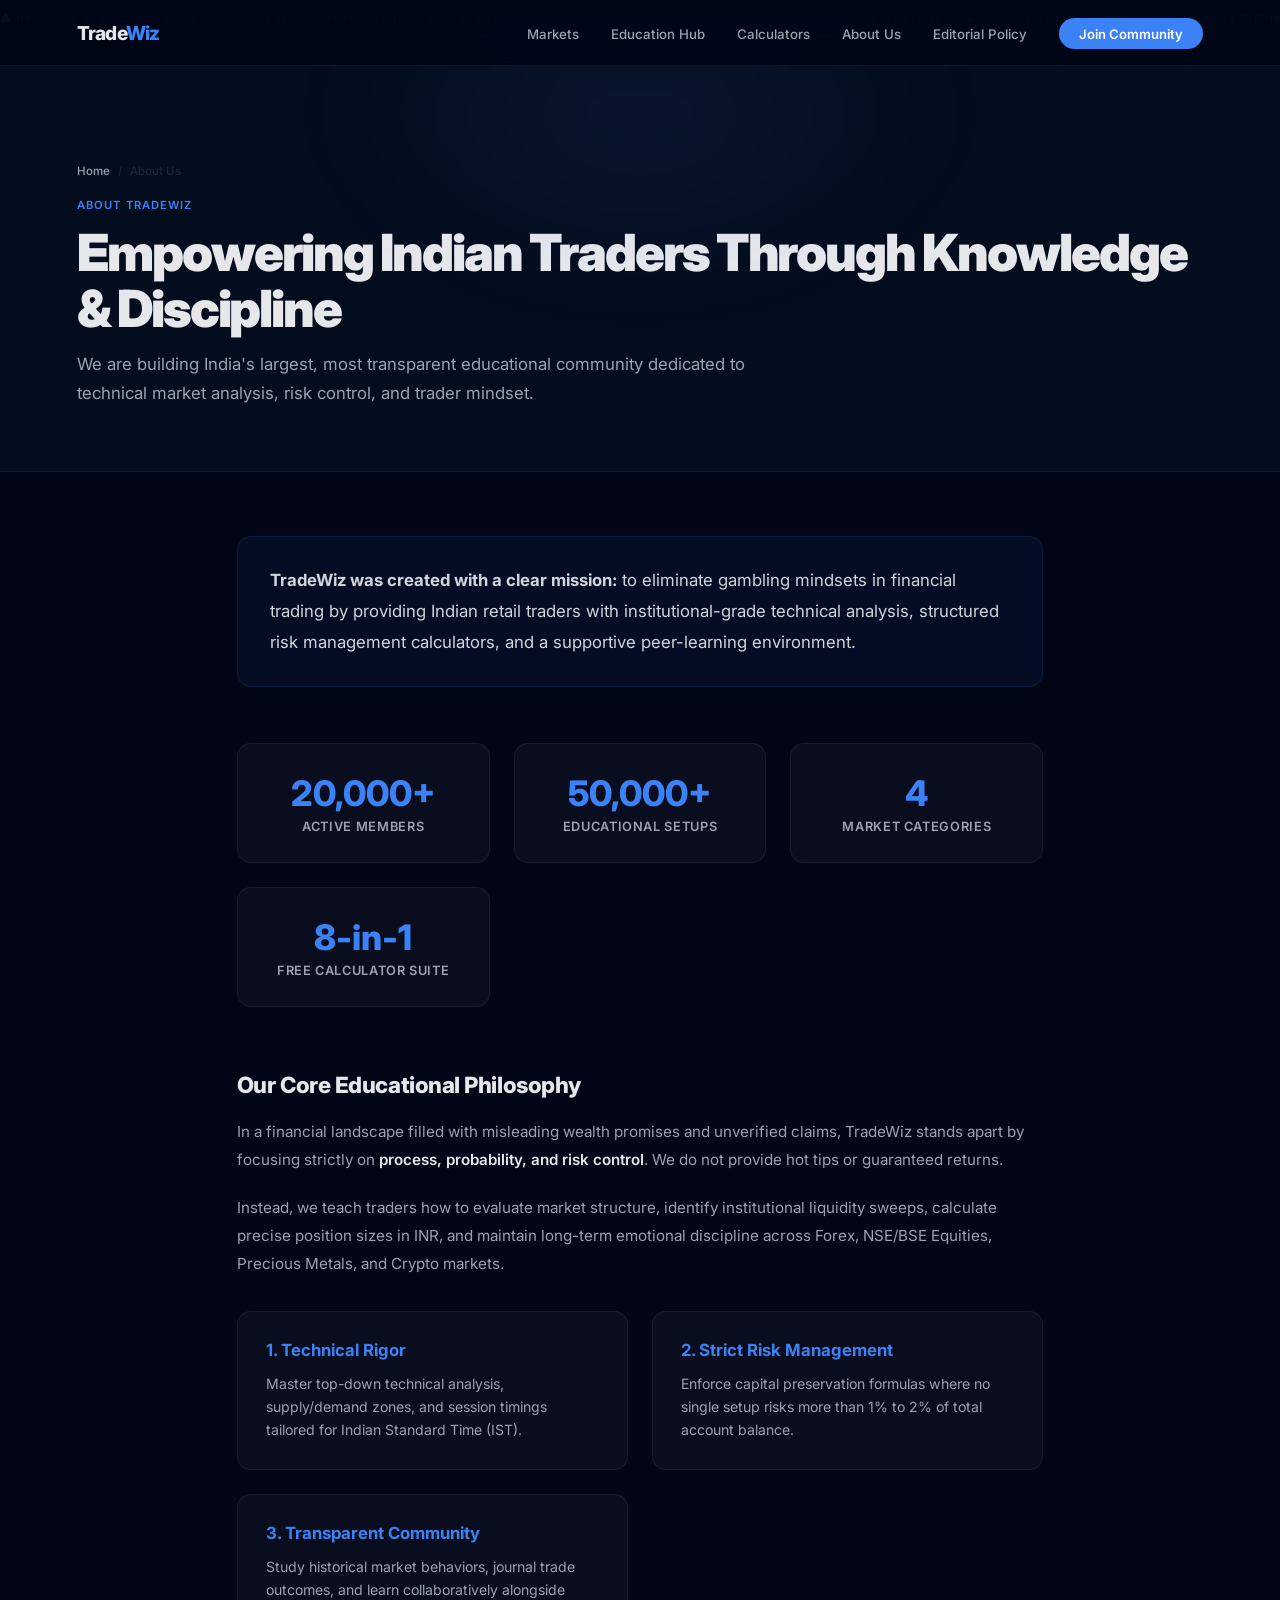
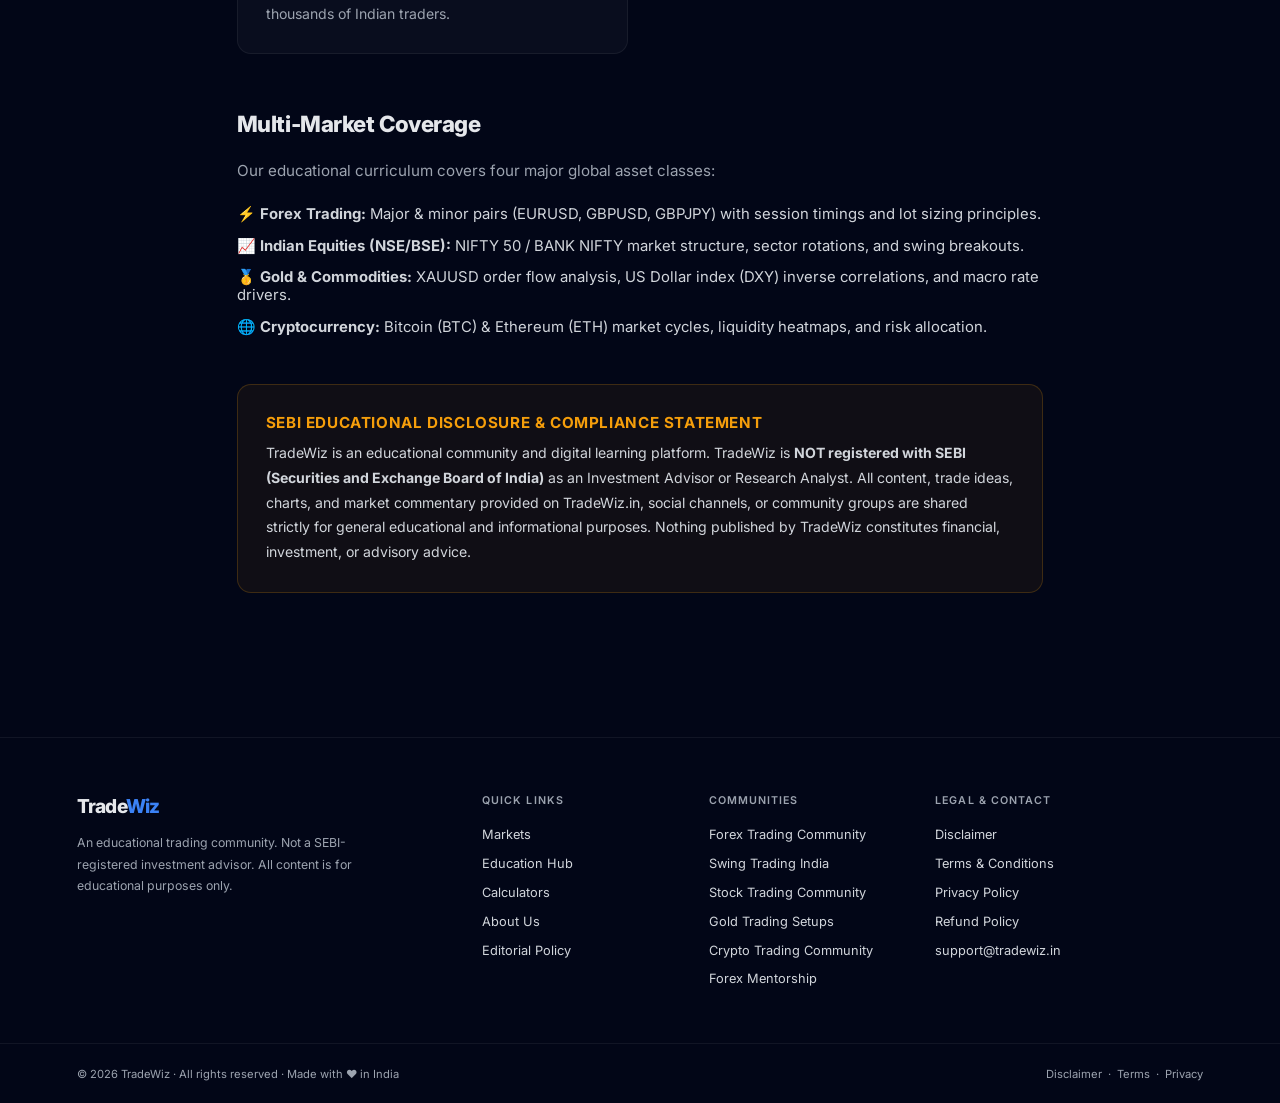
<file: about.html>
<!DOCTYPE html>
<html lang="en">
<head>
  <link rel="preconnect" href="https://fonts.googleapis.com">
  <link rel="preconnect" href="https://fonts.gstatic.com" crossorigin>
  <link rel="alternate" hreflang="en-IN" href="https://www.tradewiz.in/about">
  <link rel="alternate" hreflang="x-default" href="https://www.tradewiz.in/about">
  <meta name="geo.region" content="IN">
  <meta name="geo.placename" content="India">
  <!-- Google tag (gtag.js) -->
  <script async src="https://www.googletagmanager.com/gtag/js?id=G-MNBHR93N0V"></script>
  <script>
    window.dataLayer = window.dataLayer || [];
    function gtag(){dataLayer.push(arguments);}
    gtag('js', new Date());

    gtag('config', 'G-MNBHR93N0V');
  </script>
  <meta charset="UTF-8">
  <link rel="icon" type="image/png" href="/favicon.png">
  <link rel="apple-touch-icon" href="/favicon.png">
  <meta name="viewport" content="width=device-width, initial-scale=1.0">
  <title>About Us — TradeWiz Educational Trading Community</title>
  <meta name="description" content="Learn about TradeWiz — India's leading educational trading community with 20,000+ active members across Forex, Indian Equities (NSE/BSE), Commodities, and Crypto.">
  <meta name="keywords" content="TradeWiz about us, trading community India, forex education India, stock market education India, TradeWiz mission">
  <meta name="robots" content="index, follow">
  <link rel="canonical" href="https://www.tradewiz.in/about">

  <!-- Open Graph -->
  <meta property="og:type" content="website">
  <meta property="og:site_name" content="TradeWiz">
  <meta property="og:title" content="About Us — TradeWiz Educational Trading Community">
  <meta property="og:description" content="TradeWiz is India's premier educational trading community with 20,000+ members learning technical analysis and disciplined risk management.">
  <meta property="og:image" content="https://www.tradewiz.in/og-image.png">
  <meta property="og:url" content="https://www.tradewiz.in/about">

  <!-- Twitter -->
  <meta name="twitter:card" content="summary_large_image">
  <meta name="twitter:site" content="@tradewiz_in">
  <meta name="twitter:title" content="About Us — TradeWiz Educational Trading Community">
  <meta name="twitter:description" content="TradeWiz is India's premier educational trading community with 20,000+ active members.">
  <meta name="twitter:image" content="https://www.tradewiz.in/og-image.png">

  <link href="https://fonts.googleapis.com/css2?family=Inter:wght@300;400;500;600;700;800;900&display=swap" rel="stylesheet">
  <style>
    :root {
      --bg: #020617; --bg2: #040d1e; --card: rgba(255,255,255,0.03); --card2: rgba(255,255,255,0.05);
      --border: rgba(255,255,255,0.06); --border2: rgba(255,255,255,0.1);
      --blue: #3B82F6; --blue-dim: rgba(59,130,246,0.12);
      --text: #E5E7EB; --muted: #9CA3AF; --mid: #D1D5DB; --r: 14px;
      --green: #4ADE80;
    }
    *, *::before, *::after { box-sizing: border-box; margin: 0; padding: 0; }
    html { scroll-behavior: smooth; }
    body { font-family: 'Inter', sans-serif; background: var(--bg); color: var(--text); overflow-x: hidden; -webkit-font-smoothing: antialiased; }

    /* TICKER */
    .ticker { background: var(--bg2); border-bottom: 1px solid var(--border); padding: 0.4rem 0; overflow: hidden; white-space: nowrap; position: relative; z-index: 10; }
    .ticker-inner { display: inline-block; animation: tick 38s linear infinite; font-size: 0.68rem; color: var(--muted); letter-spacing: 0.03em; }
    @keyframes tick { from{transform:translateX(100vw)} to{transform:translateX(-100%)} }

    /* NAV */
    nav { position: fixed; top: 0; left: 0; right: 0; z-index: 100; display: flex; align-items: center; justify-content: space-between; padding: 0 6vw; height: 66px; background: rgba(2,6,23,0.92); backdrop-filter: blur(20px); border-bottom: 1px solid var(--border); }
    .nav-logo { font-size: 1.2rem; font-weight: 800; letter-spacing: -0.04em; text-decoration: none; color: var(--text); }
    .nav-logo span { color: var(--blue); }
    .nav-links { display: flex; gap: 2rem; align-items: center; list-style: none; }
    .nav-links a { font-size: 0.83rem; font-weight: 500; color: var(--muted); text-decoration: none; transition: color 0.2s; }
    .nav-links a:hover { color: var(--text); }
    .nav-cta { background: var(--blue) !important; color: #fff !important; padding: 0.48rem 1.25rem; border-radius: 100px; font-weight: 600 !important; font-size: 0.82rem !important; transition: background 0.2s, transform 0.2s !important; }
    .nav-cta:hover { background: #2563EB !important; transform: translateY(-1px); }
    .nav-hamburger { display: none; flex-direction: column; gap: 5px; cursor: pointer; padding: 6px; background: none; border: none; z-index: 200; }
    .nav-hamburger span { display: block; width: 22px; height: 2px; background: var(--text); border-radius: 2px; transition: transform 0.32s cubic-bezier(0.16,1,0.3,1), opacity 0.2s; transform-origin: center; }
    .nav-hamburger.open span:nth-child(1) { transform: translateY(7px) rotate(45deg); }
    .nav-hamburger.open span:nth-child(2) { opacity: 0; transform: scaleX(0); }
    .nav-hamburger.open span:nth-child(3) { transform: translateY(-7px) rotate(-45deg); }
    .mobile-nav { position: fixed; inset: 0; z-index: 150; background: rgba(2,6,23,0.97); backdrop-filter: blur(24px); display: flex; flex-direction: column; align-items: center; justify-content: center; gap: 0.2rem; transform: translateX(100%); transition: transform 0.45s cubic-bezier(0.16,1,0.3,1); pointer-events: none; }
    .mobile-nav.open { transform: translateX(0); pointer-events: all; }
    .mobile-nav a { font-size: 1.5rem; font-weight: 700; letter-spacing: -0.03em; color: var(--mid); text-decoration: none; padding: 0.75rem 0; opacity: 0; transform: translateX(28px); transition: color 0.2s, opacity 0.4s ease, transform 0.4s ease; }
    .mobile-nav.open a { opacity: 1; transform: translateX(0); }
    .mobile-nav.open a:nth-child(1){transition-delay:0.06s}.mobile-nav.open a:nth-child(2){transition-delay:0.12s}.mobile-nav.open a:nth-child(3){transition-delay:0.18s}.mobile-nav.open a:nth-child(4){transition-delay:0.24s}.mobile-nav.open a:nth-child(5){transition-delay:0.30s}.mobile-nav.open a:nth-child(6){transition-delay:0.36s}
    .mobile-nav a:hover { color: var(--text); }
    .mobile-nav .m-cta { margin-top: 1.25rem; background: var(--blue) !important; color: #fff !important; padding: 0.85rem 2.5rem; border-radius: 100px; font-size: 1rem !important; font-weight: 600; }

    /* HERO */
    .hero { padding: 130px 6vw 64px; background: var(--bg2); position: relative; overflow: hidden; border-bottom: 1px solid var(--border); }
    .hero::before { content: ''; position: absolute; top: -120px; left: 50%; transform: translateX(-50%); width: 700px; height: 400px; background: radial-gradient(ellipse, rgba(59,130,246,0.08) 0%, transparent 65%); filter: blur(40px); pointer-events: none; }
    .breadcrumb { font-size: 0.72rem; font-weight: 500; color: var(--muted); margin-bottom: 1.25rem; display: flex; align-items: center; gap: 0.5rem; }
    .breadcrumb a { color: var(--muted); text-decoration: none; transition: color 0.2s; }
    .breadcrumb a:hover { color: var(--blue); }
    .breadcrumb span { color: var(--border2); }
    .tag { font-size: 0.7rem; font-weight: 600; letter-spacing: 0.1em; text-transform: uppercase; color: var(--blue); margin-bottom: 0.75rem; display: block; }
    .title { font-size: clamp(2rem, 4vw, 3.2rem); font-weight: 900; letter-spacing: -0.04em; line-height: 1.1; color: var(--text); margin-bottom: 0.85rem; }
    .sub { font-size: 1.05rem; color: var(--muted); max-width: 680px; line-height: 1.7; }

    /* CONTENT SECTION */
    .wrap { max-width: 960px; margin: 0 auto; padding: 64px 6vw 96px; }
    .intro-box { font-size: 1.05rem; color: var(--mid); line-height: 1.85; padding: 1.75rem 2rem; background: rgba(59,130,246,0.06); border: 1px solid rgba(59,130,246,0.12); border-radius: var(--r); margin-bottom: 3.5rem; }
    
    .stats-grid { display: grid; grid-template-columns: repeat(auto-fit, minmax(200px, 1fr)); gap: 1.5rem; margin-bottom: 4rem; }
    .stat-card { background: var(--card); border: 1px solid var(--border); border-radius: var(--r); padding: 1.75rem; text-align: center; }
    .stat-num { font-size: 2.2rem; font-weight: 800; color: var(--blue); margin-bottom: 0.3rem; }
    .stat-lbl { font-size: 0.8rem; color: var(--muted); text-transform: uppercase; letter-spacing: 0.05em; font-weight: 600; }

    .h2 { font-size: 1.4rem; font-weight: 800; color: var(--text); margin-bottom: 1.25rem; letter-spacing: -0.02em; }
    .p { font-size: 0.95rem; color: var(--muted); line-height: 1.85; margin-bottom: 1.25rem; }
    .p strong { color: var(--text); font-weight: 600; }

    .pillars-grid { display: grid; grid-template-columns: repeat(auto-fit, minmax(260px, 1fr)); gap: 1.5rem; margin: 2rem 0 3.5rem; }
    .pillar-card { background: var(--card); border: 1px solid var(--border); border-radius: var(--r); padding: 1.75rem; }
    .pillar-card h3 { font-size: 1.05rem; font-weight: 700; color: var(--blue); margin-bottom: 0.75rem; }
    .pillar-card p { font-size: 0.88rem; color: var(--muted); line-height: 1.65; }

    .notice-box { background: rgba(245, 158, 11, 0.06); border: 1px solid rgba(245, 158, 11, 0.2); border-radius: var(--r); padding: 1.75rem; margin: 3rem 0; }
    .notice-box h3 { font-size: 0.95rem; font-weight: 700; color: #F59E0B; margin-bottom: 0.6rem; text-transform: uppercase; letter-spacing: 0.04em; }
    .notice-box p { font-size: 0.88rem; color: var(--mid); line-height: 1.75; }

    /* FOOTER */
    footer { border-top: 1px solid var(--border); padding: 3.5rem 6vw; display: grid; grid-template-columns: 2fr 1fr 1fr 1.5fr; gap: 3rem; background: var(--bg); }
    .fb .nav-logo { display: block; margin-bottom: 0.85rem; }
    .fb p { font-size: 0.77rem; color: var(--muted); line-height: 1.75; max-width: 280px; }
    .fc h4 { font-size: 0.67rem; font-weight: 600; letter-spacing: 0.1em; text-transform: uppercase; color: var(--muted); margin-bottom: 1rem; }
    .fc ul { list-style: none; display: flex; flex-direction: column; gap: 0.55rem; }
    .fc ul a { font-size: 0.8rem; color: var(--mid); text-decoration: none; transition: color 0.2s; }
    .fc ul a:hover { color: var(--text); }
    .fbot { border-top: 1px solid var(--border); padding: 1.4rem 6vw; display: flex; justify-content: space-between; align-items: center; font-size: 0.7rem; color: var(--muted); flex-wrap: wrap; gap: 0.5rem; background: var(--bg); }
    .fbot a { color: var(--muted); text-decoration: none; }
    .fbot a:hover { color: var(--text); }

    @media (max-width: 768px) {
      .nav-links { display: none; }
      .nav-hamburger { display: flex; }
      .wrap { padding: 48px 5vw 72px; }
      footer { grid-template-columns: 1fr 1fr; gap: 2rem; }
    }
    @media (max-width: 540px) {
      footer { grid-template-columns: 1fr; }
      .hero { padding: 110px 5vw 48px; }
    }
  </style>

  <!-- BreadcrumbList Schema -->
  <script type="application/ld+json">
  {
    "@context": "https://schema.org",
    "@type": "BreadcrumbList",
    "itemListElement": [{
      "@type": "ListItem",
      "position": 1,
      "name": "Home",
      "item": "https://www.tradewiz.in/"
    },{
      "@type": "ListItem",
      "position": 2,
      "name": "About Us",
      "item": "https://www.tradewiz.in/about"
    }]
  }
  </script>

  <!-- Organization Schema -->
  <script type="application/ld+json">
  {
    "@context": "https://schema.org",
    "@type": "Organization",
    "name": "TradeWiz",
    "url": "https://www.tradewiz.in",
    "logo": "https://www.tradewiz.in/favicon.png",
    "description": "TradeWiz is India's leading educational trading community with over 20,000 active members across Forex, Indian Equities (NSE/BSE), Gold, and Crypto.",
    "foundingDate": "2022",
    "sameAs": [
      "https://instagram.com/tradewiz_in",
      "https://t.me/tradewiz",
      "https://youtube.com/@tradewiz"
    ]
  }
  </script>
</head>
<body>

  <div class="ticker">
    <span class="ticker-inner">⚠ TradeWiz is an educational community — not a SEBI-registered investment advisor. All content is for educational purposes only. Trading involves substantial risk of loss. &nbsp;&nbsp;&nbsp;&nbsp; ⚠ TradeWiz is an educational community — not a SEBI-registered investment advisor. All content is for educational purposes only. &nbsp;&nbsp;&nbsp;&nbsp;</span>
  </div>

  <nav>
    <a href="/" class="nav-logo">Trade<span>Wiz</span></a>
    <ul class="nav-links">
      <li><a href="/#we-trade">Markets</a></li>
      <li><a href="/education">Education Hub</a></li>
      <li><a href="/calculator">Calculators</a></li>
      <li><a href="/about">About Us</a></li>
      <li><a href="/editorial-policy">Editorial Policy</a></li>
      <li><a href="/#pricing" class="nav-cta">Join Community</a></li>
    </ul>
    <button class="nav-hamburger" id="hamburger" aria-label="Toggle navigation">
      <span></span><span></span><span></span>
    </button>
  </nav>

  <div class="mobile-nav" id="mobileNav">
    <a href="/#we-trade">Markets</a>
    <a href="/education">Education Hub</a>
    <a href="/calculator">Calculators</a>
    <a href="/about">About Us</a>
    <a href="/editorial-policy">Editorial Policy</a>
    <a href="/#pricing" class="m-cta">Join Community</a>
  </div>

  <header class="hero">
    <div class="breadcrumb">
      <a href="/">Home</a> <span>/</span> <span>About Us</span>
    </div>
    <span class="tag">About TradeWiz</span>
    <h1 class="title">Empowering Indian Traders Through Knowledge &amp; Discipline</h1>
    <p class="sub">We are building India's largest, most transparent educational community dedicated to technical market analysis, risk control, and trader mindset.</p>
  </header>

  <main class="wrap">
    <div class="intro-box">
      <strong>TradeWiz was created with a clear mission:</strong> to eliminate gambling mindsets in financial trading by providing Indian retail traders with institutional-grade technical analysis, structured risk management calculators, and a supportive peer-learning environment.
    </div>

    <div class="stats-grid">
      <div class="stat-card">
        <div class="stat-num">20,000+</div>
        <div class="stat-lbl">Active Members</div>
      </div>
      <div class="stat-card">
        <div class="stat-num">50,000+</div>
        <div class="stat-lbl">Educational Setups</div>
      </div>
      <div class="stat-card">
        <div class="stat-num">4</div>
        <div class="stat-lbl">Market Categories</div>
      </div>
      <div class="stat-card">
        <div class="stat-num">8-in-1</div>
        <div class="stat-lbl">Free Calculator Suite</div>
      </div>
    </div>

    <h2 class="h2">Our Core Educational Philosophy</h2>
    <p class="p">In a financial landscape filled with misleading wealth promises and unverified claims, TradeWiz stands apart by focusing strictly on <strong>process, probability, and risk control</strong>. We do not provide hot tips or guaranteed returns.</p>
    <p class="p">Instead, we teach traders how to evaluate market structure, identify institutional liquidity sweeps, calculate precise position sizes in INR, and maintain long-term emotional discipline across Forex, NSE/BSE Equities, Precious Metals, and Crypto markets.</p>

    <div class="pillars-grid">
      <div class="pillar-card">
        <h3>1. Technical Rigor</h3>
        <p>Master top-down technical analysis, supply/demand zones, and session timings tailored for Indian Standard Time (IST).</p>
      </div>
      <div class="pillar-card">
        <h3>2. Strict Risk Management</h3>
        <p>Enforce capital preservation formulas where no single setup risks more than 1% to 2% of total account balance.</p>
      </div>
      <div class="pillar-card">
        <h3>3. Transparent Community</h3>
        <p>Study historical market behaviors, journal trade outcomes, and learn collaboratively alongside thousands of Indian traders.</p>
      </div>
    </div>

    <h2 class="h2">Multi-Market Coverage</h2>
    <p class="p">Our educational curriculum covers four major global asset classes:</p>
    <ul style="list-style: none; padding-left: 0; margin-bottom: 2.5rem;">
      <li style="margin-bottom: 0.85rem; font-size: 0.93rem; color: var(--mid);">⚡ <strong>Forex Trading:</strong> Major & minor pairs (EURUSD, GBPUSD, GBPJPY) with session timings and lot sizing principles.</li>
      <li style="margin-bottom: 0.85rem; font-size: 0.93rem; color: var(--mid);">📈 <strong>Indian Equities (NSE/BSE):</strong> NIFTY 50 / BANK NIFTY market structure, sector rotations, and swing breakouts.</li>
      <li style="margin-bottom: 0.85rem; font-size: 0.93rem; color: var(--mid);">🥇 <strong>Gold & Commodities:</strong> XAUUSD order flow analysis, US Dollar index (DXY) inverse correlations, and macro rate drivers.</li>
      <li style="margin-bottom: 0.85rem; font-size: 0.93rem; color: var(--mid);">🌐 <strong>Cryptocurrency:</strong> Bitcoin (BTC) & Ethereum (ETH) market cycles, liquidity heatmaps, and risk allocation.</li>
    </ul>

    <div class="notice-box">
      <h3>SEBI Educational Disclosure &amp; Compliance Statement</h3>
      <p>TradeWiz is an educational community and digital learning platform. TradeWiz is <strong>NOT registered with SEBI (Securities and Exchange Board of India)</strong> as an Investment Advisor or Research Analyst. All content, trade ideas, charts, and market commentary provided on TradeWiz.in, social channels, or community groups are shared strictly for general educational and informational purposes. Nothing published by TradeWiz constitutes financial, investment, or advisory advice.</p>
    </div>
  </main>

  <footer>
    <div class="fb">
      <a href="/" class="nav-logo">Trade<span>Wiz</span></a>
      <p>An educational trading community. Not a SEBI-registered investment advisor. All content is for educational purposes only.</p>
    </div>
    <div class="fc">
      <h4>Quick Links</h4>
      <ul>
        <li><a href="/#we-trade">Markets</a></li>
        <li><a href="/education">Education Hub</a></li>
        <li><a href="/calculator">Calculators</a></li>
        <li><a href="/about">About Us</a></li>
        <li><a href="/editorial-policy">Editorial Policy</a></li>
      </ul>
    </div>
    <div class="fc">
      <h4>Communities</h4>
      <ul>
        <li><a href="/forex-trading-community">Forex Trading Community</a></li>
        <li><a href="/swing-trading-india">Swing Trading India</a></li>
        <li><a href="/stock-trading-community">Stock Trading Community</a></li>
        <li><a href="/gold-trading-setups">Gold Trading Setups</a></li>
        <li><a href="/crypto-trading-community">Crypto Trading Community</a></li>
        <li><a href="/forex-mentorship">Forex Mentorship</a></li>
      </ul>
    </div>
    <div class="fc">
      <h4>Legal &amp; Contact</h4>
      <ul>
        <li><a href="/disclaimer">Disclaimer</a></li>
        <li><a href="/terms">Terms &amp; Conditions</a></li>
        <li><a href="/privacy">Privacy Policy</a></li>
        <li><a href="/refund">Refund Policy</a></li>
        <li><a href="mailto:support@tradewiz.in">support@tradewiz.in</a></li>
      </ul>
    </div>
  </footer>

  <div class="fbot">
    <span>© 2026 TradeWiz · All rights reserved · Made with ❤ in India</span>
    <span><a href="/disclaimer">Disclaimer</a> &nbsp;·&nbsp; <a href="/terms">Terms</a> &nbsp;·&nbsp; <a href="/privacy">Privacy</a></span>
  </div>

  <script src="/assets/js/main.min.js" defer></script>
</body>
</html>
</file>
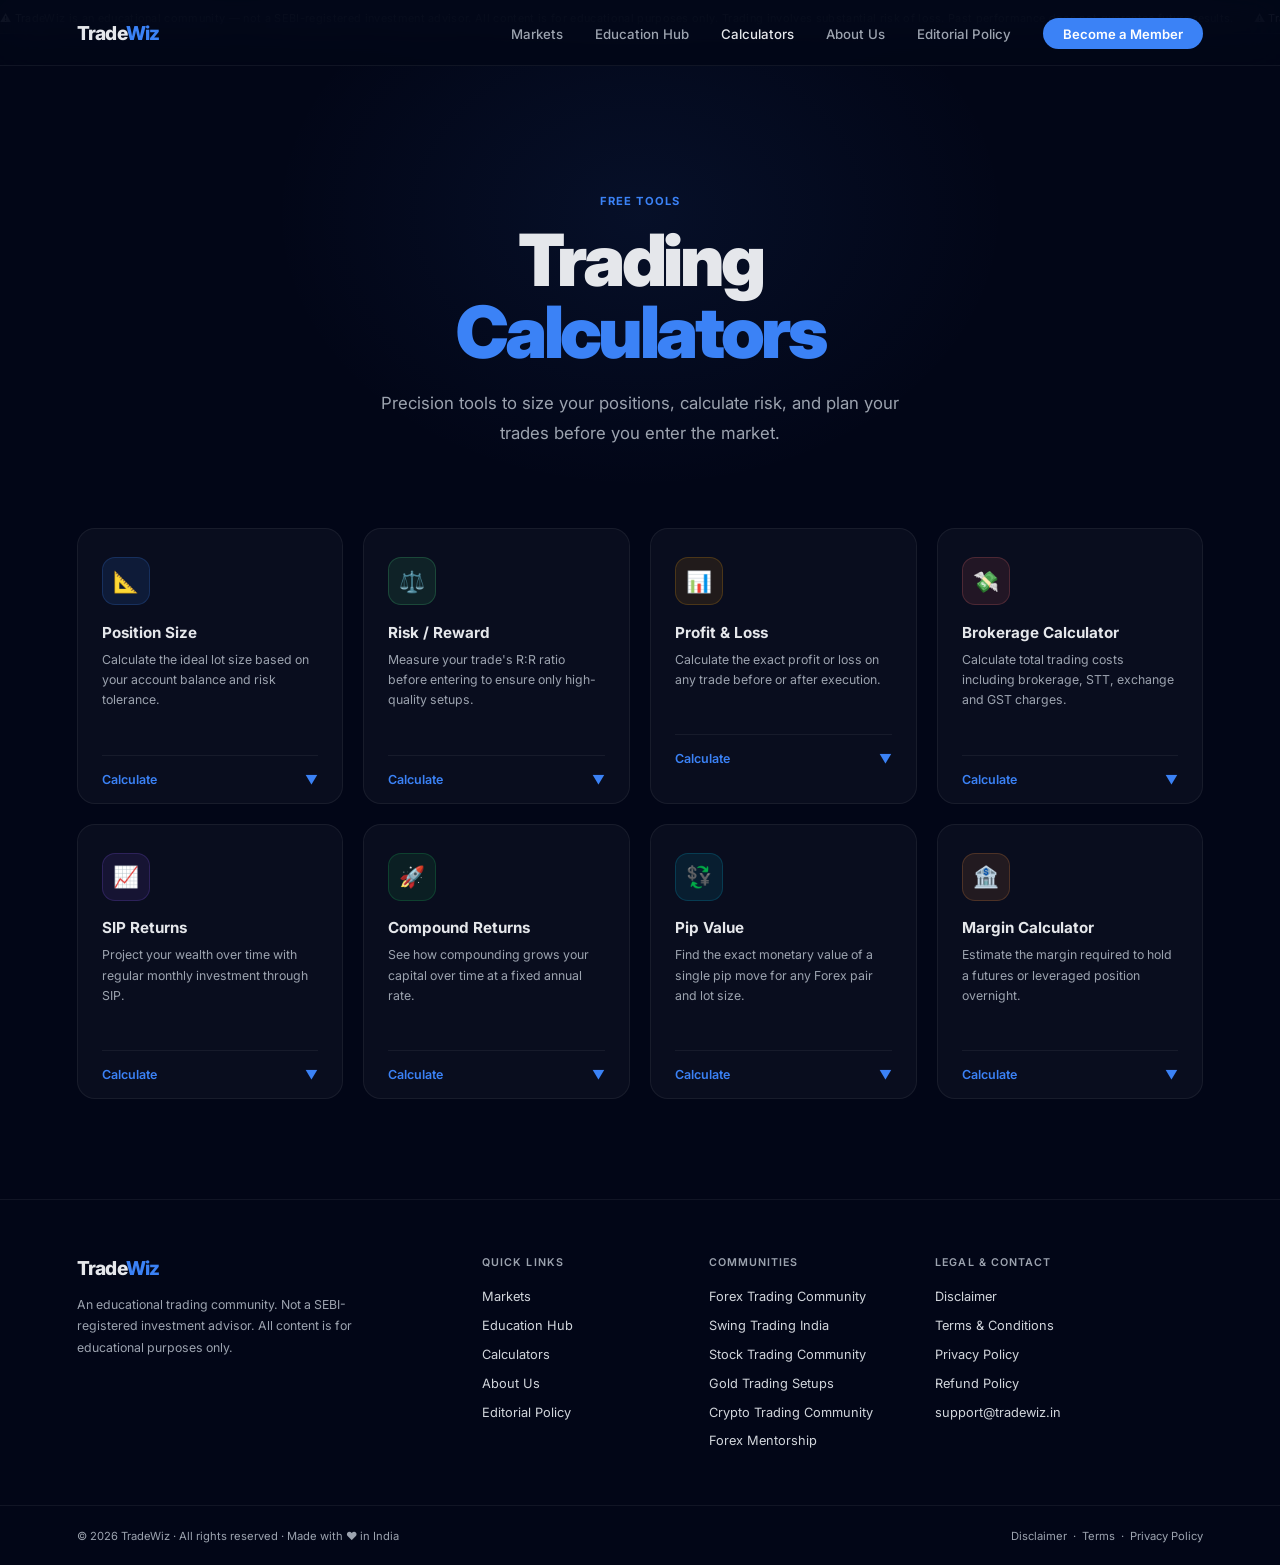
<file: calculator.html>
<!DOCTYPE html>
<html lang="en">

<head>
  <link rel="preconnect" href="https://fonts.googleapis.com">
  <link rel="preconnect" href="https://fonts.gstatic.com" crossorigin>
  <link rel="alternate" hreflang="en-IN" href="https://www.tradewiz.in/calculator">
  <link rel="alternate" hreflang="x-default" href="https://www.tradewiz.in/calculator">
  <meta name="geo.region" content="IN">
  <meta name="geo.placename" content="India">
  <!-- Google tag (gtag.js) -->
  <script async src="https://www.googletagmanager.com/gtag/js?id=G-MNBHR93N0V"></script>
  <script>
    window.dataLayer = window.dataLayer || [];
    function gtag(){dataLayer.push(arguments);}
    gtag('js', new Date());

    gtag('config', 'G-MNBHR93N0V');
  </script>
  <meta charset="UTF-8">
  <link rel="icon" type="image/png" href="/favicon.png">
  <link rel="apple-touch-icon" href="/favicon.png">
  <meta name="viewport" content="width=device-width, initial-scale=1.0">
  <title>Free Trading Calculators | Position Size & Risk | TradeWiz</title>
  <meta name="description" content="Free online trading calculators for Indian traders. Calculate position size, risk/reward, pip value, brokerage, SIP, and margin requirements.">
  <meta name="keywords" content="trading calculator India, position size calculator, risk reward calculator, pip value calculator, brokerage calculator, margin calculator, SIP calculator, forex calculator India">
  <meta name="robots" content="index, follow">
  <link rel="canonical" href="https://www.tradewiz.in/calculator">

  <!-- Open Graph -->
  <meta property="og:type" content="website">
  <meta property="og:title" content="Free Trading Calculators | TradeWiz">
  <meta property="og:description" content="Free tools to calculate position size, risk/reward, pip value, brokerage and more. Built for Indian traders.">
  <meta property="og:url" content="https://www.tradewiz.in/calculator">

  <!-- Twitter -->
  <meta name="twitter:card" content="summary_large_image">
  <meta name="twitter:title" content="Free Trading Calculators | TradeWiz">
  <meta name="twitter:description" content="Free tools to calculate position size, risk/reward, pip value, brokerage and more.">

  <!-- Schema: WebApplication -->
  <script type="application/ld+json">
  {
    "@context": "https://schema.org",
    "@type": "WebApplication",
    "name": "TradeWiz Trading Calculators",
    "url": "https://www.tradewiz.in/calculator",
    "applicationCategory": "FinanceApplication",
    "operatingSystem": "Any",
    "offers": { "@type": "Offer", "price": "0", "priceCurrency": "INR" },
    "description": "Free trading calculators including position size, risk/reward, pip value, brokerage, SIP, compound returns and margin calculator for Indian traders."
  }
  </script>
  <link href="https://fonts.googleapis.com/css2?family=Inter:wght@300;400;500;600;700;800;900&display=swap&display=swap" rel="stylesheet">
  <style>
    :root {
      --bg: #020617; --bg2: #040d1e; --bg3: #061026;
      --card: rgba(255,255,255,0.03); --card2: rgba(255,255,255,0.05);
      --border: rgba(255,255,255,0.06); --border2: rgba(255,255,255,0.1);
      --blue: #3B82F6; --blue-dim: rgba(59,130,246,0.12);
      --text: #E5E7EB; --muted: #9CA3AF; --mid: #D1D5DB;
      --r: 14px;
      --green: #4ADE80; --red: #F87171; --amber: #F59E0B;
    }
    *, *::before, *::after { box-sizing: border-box; margin: 0; padding: 0; }
    html { scroll-behavior: smooth; }
    body { font-family: 'Inter', sans-serif; background: var(--bg); color: var(--text); overflow-x: hidden; -webkit-font-smoothing: antialiased; }

    /* TICKER */
    .ticker { background: var(--bg2); border-bottom: 1px solid var(--border); padding: 0.4rem 0; overflow: hidden; white-space: nowrap; }
    .ticker-inner { display: inline-block; animation: tick 38s linear infinite; font-size: 0.68rem; color: var(--muted); letter-spacing: 0.03em; }
    @keyframes tick { from{transform:translateX(100vw)} to{transform:translateX(-100%)} }

    /* NAV */
    nav { position: fixed; top: 0; left: 0; right: 0; z-index: 100; display: flex; align-items: center; justify-content: space-between; padding: 0 6vw; height: 66px; background: rgba(2,6,23,0.85); backdrop-filter: blur(20px); border-bottom: 1px solid var(--border); }
    .nav-logo { font-size: 1.2rem; font-weight: 800; letter-spacing: -0.04em; text-decoration: none; color: var(--text); }
    .nav-logo span { color: var(--blue); }
    .nav-links { display: flex; gap: 2rem; align-items: center; list-style: none; }
    .nav-links a { font-size: 0.83rem; font-weight: 500; color: var(--muted); text-decoration: none; transition: color 0.2s; }
    .nav-links a:hover { color: var(--text); }
    .nav-links a.active { color: var(--text); }
    .nav-cta { background: var(--blue) !important; color: #fff !important; padding: 0.48rem 1.25rem; border-radius: 100px; font-weight: 600 !important; font-size: 0.82rem !important; transition: background 0.2s !important; }
    .nav-cta:hover { background: #2563EB !important; }
    .nav-hamburger { display: none; flex-direction: column; gap: 5px; background: none; border: none; cursor: pointer; padding: 4px; }
    .nav-hamburger span { display: block; width: 22px; height: 2px; background: var(--text); border-radius: 2px; transition: all 0.3s; }
    .mobile-nav { display: none; position: fixed; inset: 0; background: rgba(2,6,23,0.98); z-index: 99; flex-direction: column; align-items: center; justify-content: center; gap: 2rem; }
    .mobile-nav.open { display: flex; }
    .mobile-nav a { font-size: 1.3rem; font-weight: 700; color: var(--mid); text-decoration: none; }
    .mobile-nav .m-cta { background: var(--blue); color: #fff; padding: 0.8rem 2.5rem; border-radius: 100px; margin-top: 0.5rem; }

    /* HERO */
    .calc-hero { padding: 160px 6vw 80px; text-align: center; position: relative; overflow: hidden; }
    .calc-hero::before { content:''; position:absolute; top:-120px; left:50%; transform:translateX(-50%); width:800px; height:600px; background:radial-gradient(ellipse,rgba(59,130,246,0.08) 0%,transparent 65%); pointer-events:none; }
    .calc-hero-inner { position: relative; z-index: 1; max-width: 680px; margin: 0 auto; }
    .calc-tag { font-size: 0.7rem; font-weight: 700; letter-spacing: 0.1em; text-transform: uppercase; color: var(--blue); display: block; margin-bottom: 1rem; }
    .calc-title { font-size: clamp(2.5rem, 6vw, 4.5rem); font-weight: 900; letter-spacing: -0.05em; line-height: 1.0; margin-bottom: 1.25rem; }
    .calc-title span { color: var(--blue); }
    .calc-sub { color: var(--muted); font-size: clamp(0.92rem, 1.6vw, 1.05rem); line-height: 1.8; max-width: 540px; margin: 0 auto; }

    /* GRID */
    .calc-section { padding: 0 6vw 100px; }
    .calc-grid { display: grid; grid-template-columns: repeat(4, 1fr); gap: 1.25rem; max-width: 1300px; margin: 0 auto; }

    /* CALCULATOR CARD */
    .cc { background: var(--card); border: 1px solid var(--border); border-radius: 18px; overflow: hidden; transition: border-color 0.25s, box-shadow 0.25s; }
    .cc:hover { border-color: var(--border2); box-shadow: 0 12px 40px rgba(0,0,0,0.3); }
    .cc-header { padding: 1.75rem 1.5rem 1.5rem; cursor: pointer; display: flex; flex-direction: column; gap: 0; }
    .cc-icon-wrap { width: 48px; height: 48px; border-radius: 13px; display: flex; align-items: center; justify-content: center; font-size: 1.3rem; margin-bottom: 1.1rem; flex-shrink: 0; }
    .cc-name { font-size: 0.95rem; font-weight: 700; color: var(--text); margin-bottom: 0.5rem; }
    .cc-desc { font-size: 0.77rem; color: var(--muted); line-height: 1.65; }
    .cc-divider { height: 1px; background: var(--border); margin: 1.25rem 1.5rem 0; }
    .cc-btn { display: flex; align-items: center; justify-content: space-between; padding: 1rem 1.5rem; font-size: 0.78rem; font-weight: 600; color: var(--blue); cursor: pointer; background: none; border: none; width: 100%; font-family: 'Inter', sans-serif; transition: color 0.2s; }
    .cc-btn:hover { color: #93c5fd; }
    .cc-btn .cc-arrow { transition: transform 0.3s; }
    .cc-btn.open .cc-arrow { transform: rotate(180deg); }

    /* CALCULATOR BODY */
    .cc-body { max-height: 0; overflow: hidden; transition: max-height 0.45s cubic-bezier(0.25, 0.46, 0.45, 0.94); }
    .cc-body.open { max-height: 900px; }
    .cc-form { padding: 0 1.5rem 1.75rem; border-top: 1px solid var(--border); margin-top: -1px; }
    .cf-group { margin-bottom: 1rem; }
    .cf-label { font-size: 0.65rem; font-weight: 600; letter-spacing: 0.08em; text-transform: uppercase; color: var(--muted); margin-bottom: 0.4rem; display: block; }
    .cf-input { width: 100%; background: var(--bg3); border: 1px solid var(--border); border-radius: 8px; padding: 0.6rem 0.85rem; font-family: 'Inter', sans-serif; font-size: 0.83rem; color: var(--text); transition: border-color 0.2s; outline: none; }
    .cf-input:focus { border-color: rgba(59,130,246,0.5); }
    .cf-select { width: 100%; background: var(--bg3); border: 1px solid var(--border); border-radius: 8px; padding: 0.6rem 0.85rem; font-family: 'Inter', sans-serif; font-size: 0.83rem; color: var(--text); cursor: pointer; outline: none; appearance: none; -webkit-appearance: none; background-image: url("data:image/svg+xml,%3Csvg width='10' height='6' viewBox='0 0 10 6' fill='none' xmlns='http://www.w3.org/2000/svg'%3E%3Cpath d='M1 1L5 5L9 1' stroke='%239CA3AF' stroke-width='1.5' stroke-linecap='round' stroke-linejoin='round'/%3E%3C/svg%3E"); background-repeat: no-repeat; background-position: right 0.85rem center; }
    .cf-row { display: grid; grid-template-columns: 1fr 1fr; gap: 0.75rem; }
    .cf-calc-btn { width: 100%; padding: 0.7rem; background: var(--blue); border: none; border-radius: 8px; font-family: 'Inter', sans-serif; font-size: 0.82rem; font-weight: 600; color: #fff; cursor: pointer; margin-top: 0.25rem; transition: background 0.2s; }
    .cf-calc-btn:hover { background: #2563EB; }

    /* RESULT BOX */
    .cc-result { background: rgba(59,130,246,0.06); border: 1px solid rgba(59,130,246,0.12); border-radius: 10px; padding: 1rem 1.1rem; margin-top: 1rem; display: none; }
    .cc-result.show { display: block; }
    .cr-label { font-size: 0.6rem; font-weight: 600; letter-spacing: 0.1em; text-transform: uppercase; color: var(--muted); margin-bottom: 0.75rem; }
    .cr-rows { display: flex; flex-direction: column; gap: 0.5rem; }
    .cr-row { display: flex; justify-content: space-between; align-items: center; }
    .cr-key { font-size: 0.75rem; color: var(--muted); }
    .cr-val { font-size: 0.82rem; font-weight: 700; color: var(--text); }
    .cr-val.green { color: var(--green); }
    .cr-val.red   { color: var(--red); }
    .cr-val.amber { color: var(--amber); }
    .cr-big { font-size: 1.5rem; font-weight: 900; letter-spacing: -0.04em; color: var(--text); display: block; margin-bottom: 0.25rem; }
    .cr-big.green { color: var(--green); }
    .cr-big.red   { color: var(--red); }

    /* FOOTER */
    footer { border-top: 1px solid var(--border); padding: 3.5rem 6vw; display: grid; grid-template-columns: 2fr 1fr 1fr 1.5fr; gap: 3rem; background: var(--bg); }
    .fb .nav-logo { display: block; margin-bottom: 0.85rem; }
    .fb p { font-size: 0.77rem; color: var(--muted); line-height: 1.75; max-width: 280px; }
    .fc h4 { font-size: 0.67rem; font-weight: 600; letter-spacing: 0.1em; text-transform: uppercase; color: var(--muted); margin-bottom: 1rem; }
    .fc ul { list-style: none; display: flex; flex-direction: column; gap: 0.55rem; }
    .fc ul a { font-size: 0.8rem; color: var(--mid); text-decoration: none; transition: color 0.2s; }
    .fc ul a:hover { color: var(--text); }
    .fbot { border-top: 1px solid var(--border); padding: 1.4rem 6vw; display: flex; justify-content: space-between; align-items: center; font-size: 0.7rem; color: var(--muted); flex-wrap: wrap; gap: 0.5rem; background: var(--bg); }
    .fbot a { color: var(--muted); text-decoration: none; }

    /* RESPONSIVE */
    @media (max-width: 1100px) { .calc-grid { grid-template-columns: repeat(3, 1fr); } }
    @media (max-width: 800px) { .calc-grid { grid-template-columns: repeat(2, 1fr); } footer { grid-template-columns: 1fr 1fr; } }
    @media (max-width: 768px) { .nav-links { display: none; } .nav-hamburger { display: flex; } }
    @media (max-width: 540px) { .calc-grid { grid-template-columns: 1fr; } footer { grid-template-columns: 1fr; } .cf-row { grid-template-columns: 1fr; } }
  </style>
  <!-- BreadcrumbList Schema -->
  <script type="application/ld+json">
  {
    "@context": "https://schema.org",
    "@type": "BreadcrumbList",
    "itemListElement": [{
      "@type": "ListItem",
      "position": 1,
      "name": "Home",
      "item": "https://www.tradewiz.in/"
    },{
      "@type": "ListItem",
      "position": 2,
      "name": "Calculators",
      "item": "https://www.tradewiz.in/calculator"
    }]
  }
  </script>
</head>

<body>

  <!-- TICKER -->
  <div class="ticker">
    <span class="ticker-inner">⚠ TradeWiz is an educational community — not a SEBI-registered investment advisor. All content is for educational purposes only. Trading involves substantial risk of loss. Past performance does not guarantee future results. &nbsp;&nbsp;&nbsp;&nbsp; ⚠ TradeWiz is an educational community — not a SEBI-registered investment advisor. All content is for educational purposes only. &nbsp;&nbsp;&nbsp;&nbsp;</span>
  </div>

  <!-- NAV -->
  <nav>
    <a href="/" class="nav-logo">Trade<span>Wiz</span></a>
    <ul class="nav-links">
      <li><a href="/#we-trade">Markets</a></li>
      <li><a href="/education">Education Hub</a></li>
      <li><a href="/calculator" class="active">Calculators</a></li>
      <li><a href="/about">About Us</a></li>
      <li><a href="/editorial-policy">Editorial Policy</a></li>
      <li><a href="/#pricing" class="nav-cta">Become a Member</a></li>
    </ul>
    <button class="nav-hamburger" id="hamburger" aria-label="Menu">
      <span></span><span></span><span></span>
    </button>
  </nav>

  <!-- MOBILE NAV -->
  <div class="mobile-nav" id="mobileNav">
    <a href="/#we-trade">Markets</a>
    <a href="/education">Education Hub</a>
    <a href="/calculator">Calculators</a>
    <a href="/about">About Us</a>
    <a href="/editorial-policy">Editorial Policy</a>
    <a href="/#pricing" class="m-cta">Become a Member</a>
  </div>

  <!-- HERO -->
  <section class="calc-hero">
    <div class="calc-hero-inner">
      <span class="calc-tag">Free Tools</span>
      <h1 class="calc-title">Trading<br><span>Calculators</span></h1>
      <p class="calc-sub">Precision tools to size your positions, calculate risk, and plan your trades before you enter the market.</p>
    </div>
  </section>

  <!-- CALCULATOR GRID -->
  <div class="calc-section">
    <div class="calc-grid">

      <!-- 1. Position Size -->
      <div class="cc" id="cc1">
        <div class="cc-header">
          <div class="cc-icon-wrap" style="background:rgba(59,130,246,0.12);border:1px solid rgba(59,130,246,0.2);">📐</div>
          <div class="cc-name">Position Size</div>
          <div class="cc-desc">Calculate the ideal lot size based on your account balance and risk tolerance.</div>
        </div>
        <div class="cc-divider"></div>
        <button class="cc-btn" id="ccb1">Calculate <span class="cc-arrow">▼</span></button>
        <div class="cc-body" id="ccbd1">
          <div class="cc-form">
            <div class="cf-row">
              <div class="cf-group">
                <label class="cf-label">Account Balance (₹)</label>
                <input class="cf-input" type="number" id="ps_bal" placeholder="100000" value="100000">
              </div>
              <div class="cf-group">
                <label class="cf-label">Risk per Trade (%)</label>
                <input class="cf-input" type="number" id="ps_risk" placeholder="2" value="2" step="0.1">
              </div>
            </div>
            <div class="cf-row">
              <div class="cf-group">
                <label class="cf-label">Entry Price</label>
                <input class="cf-input" type="number" id="ps_entry" placeholder="1.0885">
              </div>
              <div class="cf-group">
                <label class="cf-label">Stop Loss Price</label>
                <input class="cf-input" type="number" id="ps_sl" placeholder="1.0840">
              </div>
            </div>
            <button class="cf-calc-btn" onclick="calcPS()">Calculate Position</button>
            <div class="cc-result" id="ps_result">
              <div class="cr-label">Result</div>
              <div class="cr-rows" id="ps_rows"></div>
            </div>
          </div>
        </div>
      </div>

      <!-- 2. Risk/Reward -->
      <div class="cc" id="cc2">
        <div class="cc-header">
          <div class="cc-icon-wrap" style="background:rgba(74,222,128,0.1);border:1px solid rgba(74,222,128,0.2);">⚖️</div>
          <div class="cc-name">Risk / Reward</div>
          <div class="cc-desc">Measure your trade's R:R ratio before entering to ensure only high-quality setups.</div>
        </div>
        <div class="cc-divider"></div>
        <button class="cc-btn" id="ccb2">Calculate <span class="cc-arrow">▼</span></button>
        <div class="cc-body" id="ccbd2">
          <div class="cc-form">
            <div class="cf-group">
              <label class="cf-label">Entry Price</label>
              <input class="cf-input" type="number" id="rr_entry" placeholder="1.0885">
            </div>
            <div class="cf-row">
              <div class="cf-group">
                <label class="cf-label">Stop Loss</label>
                <input class="cf-input" type="number" id="rr_sl" placeholder="1.0840">
              </div>
              <div class="cf-group">
                <label class="cf-label">Take Profit</label>
                <input class="cf-input" type="number" id="rr_tp" placeholder="1.0960">
              </div>
            </div>
            <button class="cf-calc-btn" onclick="calcRR()">Calculate R:R</button>
            <div class="cc-result" id="rr_result">
              <div class="cr-label">Result</div>
              <div class="cr-rows" id="rr_rows"></div>
            </div>
          </div>
        </div>
      </div>

      <!-- 3. Profit & Loss -->
      <div class="cc" id="cc3">
        <div class="cc-header">
          <div class="cc-icon-wrap" style="background:rgba(245,158,11,0.1);border:1px solid rgba(245,158,11,0.2);">📊</div>
          <div class="cc-name">Profit &amp; Loss</div>
          <div class="cc-desc">Calculate the exact profit or loss on any trade before or after execution.</div>
        </div>
        <div class="cc-divider"></div>
        <button class="cc-btn" id="ccb3">Calculate <span class="cc-arrow">▼</span></button>
        <div class="cc-body" id="ccbd3">
          <div class="cc-form">
            <div class="cf-group">
              <label class="cf-label">Trade Type</label>
              <select class="cf-select" id="pl_type">
                <option value="buy">Buy (Long)</option>
                <option value="sell">Sell (Short)</option>
              </select>
            </div>
            <div class="cf-row">
              <div class="cf-group">
                <label class="cf-label">Entry Price (₹)</label>
                <input class="cf-input" type="number" id="pl_entry" placeholder="2800">
              </div>
              <div class="cf-group">
                <label class="cf-label">Exit Price (₹)</label>
                <input class="cf-input" type="number" id="pl_exit" placeholder="2920">
              </div>
            </div>
            <div class="cf-group">
              <label class="cf-label">Quantity / Lots</label>
              <input class="cf-input" type="number" id="pl_qty" placeholder="100">
            </div>
            <button class="cf-calc-btn" onclick="calcPL()">Calculate P&amp;L</button>
            <div class="cc-result" id="pl_result">
              <div class="cr-label">Result</div>
              <div class="cr-rows" id="pl_rows"></div>
            </div>
          </div>
        </div>
      </div>

      <!-- 4. Brokerage -->
      <div class="cc" id="cc4">
        <div class="cc-header">
          <div class="cc-icon-wrap" style="background:rgba(248,113,113,0.1);border:1px solid rgba(248,113,113,0.2);">💸</div>
          <div class="cc-name">Brokerage Calculator</div>
          <div class="cc-desc">Calculate total trading costs including brokerage, STT, exchange and GST charges.</div>
        </div>
        <div class="cc-divider"></div>
        <button class="cc-btn" id="ccb4">Calculate <span class="cc-arrow">▼</span></button>
        <div class="cc-body" id="ccbd4">
          <div class="cc-form">
            <div class="cf-group">
              <label class="cf-label">Segment</label>
              <select class="cf-select" id="bro_seg">
                <option value="eq_del">Equity Delivery</option>
                <option value="eq_int">Equity Intraday</option>
                <option value="fut">Futures</option>
                <option value="opt">Options</option>
              </select>
            </div>
            <div class="cf-row">
              <div class="cf-group">
                <label class="cf-label">Buy Price (₹)</label>
                <input class="cf-input" type="number" id="bro_buy" placeholder="500">
              </div>
              <div class="cf-group">
                <label class="cf-label">Sell Price (₹)</label>
                <input class="cf-input" type="number" id="bro_sell" placeholder="520">
              </div>
            </div>
            <div class="cf-group">
              <label class="cf-label">Quantity</label>
              <input class="cf-input" type="number" id="bro_qty" placeholder="100">
            </div>
            <button class="cf-calc-btn" onclick="calcBro()">Calculate Charges</button>
            <div class="cc-result" id="bro_result">
              <div class="cr-label">Result</div>
              <div class="cr-rows" id="bro_rows"></div>
            </div>
          </div>
        </div>
      </div>

      <!-- 5. SIP Returns -->
      <div class="cc" id="cc5">
        <div class="cc-header">
          <div class="cc-icon-wrap" style="background:rgba(139,92,246,0.1);border:1px solid rgba(139,92,246,0.2);">📈</div>
          <div class="cc-name">SIP Returns</div>
          <div class="cc-desc">Project your wealth over time with regular monthly investment through SIP.</div>
        </div>
        <div class="cc-divider"></div>
        <button class="cc-btn" id="ccb5">Calculate <span class="cc-arrow">▼</span></button>
        <div class="cc-body" id="ccbd5">
          <div class="cc-form">
            <div class="cf-group">
              <label class="cf-label">Monthly Investment (₹)</label>
              <input class="cf-input" type="number" id="sip_amt" placeholder="10000" value="10000">
            </div>
            <div class="cf-row">
              <div class="cf-group">
                <label class="cf-label">Expected Return (%)</label>
                <input class="cf-input" type="number" id="sip_rate" placeholder="12" value="12" step="0.5">
              </div>
              <div class="cf-group">
                <label class="cf-label">Duration (Years)</label>
                <input class="cf-input" type="number" id="sip_yrs" placeholder="5" value="5">
              </div>
            </div>
            <button class="cf-calc-btn" onclick="calcSIP()">Calculate Returns</button>
            <div class="cc-result" id="sip_result">
              <div class="cr-label">Result</div>
              <div class="cr-rows" id="sip_rows"></div>
            </div>
          </div>
        </div>
      </div>

      <!-- 6. Compound Returns -->
      <div class="cc" id="cc6">
        <div class="cc-header">
          <div class="cc-icon-wrap" style="background:rgba(34,197,94,0.1);border:1px solid rgba(34,197,94,0.2);">🚀</div>
          <div class="cc-name">Compound Returns</div>
          <div class="cc-desc">See how compounding grows your capital over time at a fixed annual rate.</div>
        </div>
        <div class="cc-divider"></div>
        <button class="cc-btn" id="ccb6">Calculate <span class="cc-arrow">▼</span></button>
        <div class="cc-body" id="ccbd6">
          <div class="cc-form">
            <div class="cf-group">
              <label class="cf-label">Principal Amount (₹)</label>
              <input class="cf-input" type="number" id="cmp_p" placeholder="100000" value="100000">
            </div>
            <div class="cf-row">
              <div class="cf-group">
                <label class="cf-label">Annual Return (%)</label>
                <input class="cf-input" type="number" id="cmp_r" placeholder="15" value="15" step="0.5">
              </div>
              <div class="cf-group">
                <label class="cf-label">Years</label>
                <input class="cf-input" type="number" id="cmp_y" placeholder="10" value="10">
              </div>
            </div>
            <div class="cf-group">
              <label class="cf-label">Compounding Frequency</label>
              <select class="cf-select" id="cmp_freq">
                <option value="12">Monthly</option>
                <option value="4">Quarterly</option>
                <option value="1" selected>Annually</option>
              </select>
            </div>
            <button class="cf-calc-btn" onclick="calcCmp()">Calculate Growth</button>
            <div class="cc-result" id="cmp_result">
              <div class="cr-label">Result</div>
              <div class="cr-rows" id="cmp_rows"></div>
            </div>
          </div>
        </div>
      </div>

      <!-- 7. Pip Value -->
      <div class="cc" id="cc7">
        <div class="cc-header">
          <div class="cc-icon-wrap" style="background:rgba(6,182,212,0.1);border:1px solid rgba(6,182,212,0.2);">💱</div>
          <div class="cc-name">Pip Value</div>
          <div class="cc-desc">Find the exact monetary value of a single pip move for any Forex pair and lot size.</div>
        </div>
        <div class="cc-divider"></div>
        <button class="cc-btn" id="ccb7">Calculate <span class="cc-arrow">▼</span></button>
        <div class="cc-body" id="ccbd7">
          <div class="cc-form">
            <div class="cf-group">
              <label class="cf-label">Currency Pair</label>
              <select class="cf-select" id="pip_pair">
                <option value="EURUSD">EUR/USD</option>
                <option value="GBPUSD">GBP/USD</option>
                <option value="AUDUSD">AUD/USD</option>
                <option value="USDJPY">USD/JPY</option>
                <option value="USDCAD">USD/CAD</option>
                <option value="XAUUSD">XAU/USD (Gold)</option>
              </select>
            </div>
            <div class="cf-row">
              <div class="cf-group">
                <label class="cf-label">Lot Size</label>
                <select class="cf-select" id="pip_lot">
                  <option value="100000">Standard (1.0)</option>
                  <option value="10000">Mini (0.1)</option>
                  <option value="1000">Micro (0.01)</option>
                </select>
              </div>
              <div class="cf-group">
                <label class="cf-label">USD/INR Rate</label>
                <input class="cf-input" type="number" id="pip_inr" placeholder="83.5" value="83.5">
              </div>
            </div>
            <button class="cf-calc-btn" onclick="calcPip()">Calculate Pip Value</button>
            <div class="cc-result" id="pip_result">
              <div class="cr-label">Result</div>
              <div class="cr-rows" id="pip_rows"></div>
            </div>
          </div>
        </div>
      </div>

      <!-- 8. Margin Calculator -->
      <div class="cc" id="cc8">
        <div class="cc-header">
          <div class="cc-icon-wrap" style="background:rgba(251,146,60,0.1);border:1px solid rgba(251,146,60,0.2);">🏦</div>
          <div class="cc-name">Margin Calculator</div>
          <div class="cc-desc">Estimate the margin required to hold a futures or leveraged position overnight.</div>
        </div>
        <div class="cc-divider"></div>
        <button class="cc-btn" id="ccb8">Calculate <span class="cc-arrow">▼</span></button>
        <div class="cc-body" id="ccbd8">
          <div class="cc-form">
            <div class="cf-group">
              <label class="cf-label">Instrument</label>
              <select class="cf-select" id="mg_inst" onchange="updateLotSize()">
                <option value="nifty" data-lot="50">NIFTY 50 Futures</option>
                <option value="banknifty" data-lot="15">BANK NIFTY Futures</option>
                <option value="stocks" data-lot="1">Individual Stocks</option>
              </select>
            </div>
            <div class="cf-row">
              <div class="cf-group">
                <label class="cf-label">Current Price (₹)</label>
                <input class="cf-input" type="number" id="mg_price" placeholder="22420">
              </div>
              <div class="cf-group">
                <label class="cf-label">Lot Size</label>
                <input class="cf-input" type="number" id="mg_lot" placeholder="50" value="50">
              </div>
            </div>
            <div class="cf-group">
              <label class="cf-label">Number of Lots</label>
              <input class="cf-input" type="number" id="mg_n" placeholder="1" value="1">
            </div>
            <button class="cf-calc-btn" onclick="calcMg()">Calculate Margin</button>
            <div class="cc-result" id="mg_result">
              <div class="cr-label">Result</div>
              <div class="cr-rows" id="mg_rows"></div>
            </div>
          </div>
        </div>
      </div>

    </div><!-- /calc-grid -->
  </div><!-- /calc-section -->

  <!-- FOOTER -->
  <footer>
    <div class="fb">
      <a href="/" class="nav-logo">Trade<span>Wiz</span></a>
      <p>An educational trading community. Not a SEBI-registered investment advisor. All content is for educational purposes only.</p>
    </div>
    <div class="fc">
      <h4>Quick Links</h4>
      <ul>
        <li><a href="/#we-trade">Markets</a></li>
        <li><a href="/education">Education Hub</a></li>
        <li><a href="/calculator">Calculators</a></li>
        <li><a href="/about">About Us</a></li>
        <li><a href="/editorial-policy">Editorial Policy</a></li>
      </ul>
    </div>
    <div class="fc">
      <h4>Communities</h4>
      <ul>
        <li><a href="/forex-trading-community">Forex Trading Community</a></li>
        <li><a href="/swing-trading-india">Swing Trading India</a></li>
        <li><a href="/stock-trading-community">Stock Trading Community</a></li>
        <li><a href="/gold-trading-setups">Gold Trading Setups</a></li>
        <li><a href="/crypto-trading-community">Crypto Trading Community</a></li>
        <li><a href="/forex-mentorship">Forex Mentorship</a></li>
      </ul>
    </div>
    <div class="fc">
      <h4>Legal &amp; Contact</h4>
      <ul>
        <li><a href="/disclaimer">Disclaimer</a></li>
        <li><a href="/terms">Terms &amp; Conditions</a></li>
        <li><a href="/privacy">Privacy Policy</a></li>
        <li><a href="/refund">Refund Policy</a></li>
        <li><a href="mailto:support@tradewiz.in">support@tradewiz.in</a></li>
      </ul>
    </div>
  </footer>
  <div class="fbot"><span>© 2026 TradeWiz · All rights reserved · Made with ❤ in India</span><span><a href="/disclaimer">Disclaimer</a> &nbsp;·&nbsp; <a href="/terms">Terms</a> &nbsp;·&nbsp; <a href="/privacy">Privacy Policy</a></span></div>

  <script>
    // NAV
    const hamburger = document.getElementById('hamburger');
    const mobileNav = document.getElementById('mobileNav');
    hamburger.addEventListener('click', () => {
      hamburger.classList.toggle('open');
      mobileNav.classList.toggle('open');
      document.body.style.overflow = mobileNav.classList.contains('open') ? 'hidden' : '';
    });
    document.querySelectorAll('.mobile-nav a').forEach(a => a.addEventListener('click', () => {
      hamburger.classList.remove('open'); mobileNav.classList.remove('open'); document.body.style.overflow = '';
    }));

    // ACCORDION
    document.querySelectorAll('.cc-btn').forEach(btn => {
      btn.addEventListener('click', () => {
        const id = btn.id.replace('ccb', '');
        const body = document.getElementById('ccbd' + id);
        const isOpen = body.classList.contains('open');
        document.querySelectorAll('.cc-body').forEach(b => b.classList.remove('open'));
        document.querySelectorAll('.cc-btn').forEach(b => b.classList.remove('open'));
        if (!isOpen) { body.classList.add('open'); btn.classList.add('open'); }
      });
    });

    // HELPERS
    const fmt = n => new Intl.NumberFormat('en-IN', { maximumFractionDigits: 2 }).format(n);
    const fmtC = n => '₹' + fmt(n);
    function row(k, v, cls='') { return `<div class="cr-row"><span class="cr-key">${k}</span><span class="cr-val ${cls}">${v}</span></div>`; }
    function showResult(id, rows, colorClass='') {
      const el = document.getElementById(id + '_result');
      const rowEl = document.getElementById(id + '_rows');
      el.classList.add('show');
      rowEl.innerHTML = rows;
    }

    // 1. POSITION SIZE
    function calcPS() {
      const bal = +document.getElementById('ps_bal').value;
      const risk = +document.getElementById('ps_risk').value / 100;
      const entry = +document.getElementById('ps_entry').value;
      const sl = +document.getElementById('ps_sl').value;
      if (!bal || !risk || !entry || !sl) { alert('Please fill all fields.'); return; }
      const riskAmt = bal * risk;
      const slDist = Math.abs(entry - sl);
      const units = slDist > 0 ? Math.floor(riskAmt / slDist) : 0;
      showResult('ps', [
        row('Risk Amount', fmtC(riskAmt), 'red'),
        row('SL Distance', fmt(slDist) + ' pts/pips'),
        row('Position Size', fmt(units) + ' units', 'green'),
        row('Position Value', fmtC(units * entry))
      ].join(''));
    }

    // 2. RISK / REWARD
    function calcRR() {
      const entry = +document.getElementById('rr_entry').value;
      const sl    = +document.getElementById('rr_sl').value;
      const tp    = +document.getElementById('rr_tp').value;
      if (!entry || !sl || !tp) { alert('Please fill all fields.'); return; }
      const risk = Math.abs(entry - sl);
      const rew  = Math.abs(tp - entry);
      const rr   = rew / risk;
      showResult('rr', [
        row('Risk (pts)', fmt(risk), 'red'),
        row('Reward (pts)', fmt(rew), 'green'),
        row('R:R Ratio', '1 : ' + rr.toFixed(2), rr >= 2 ? 'green' : rr >= 1 ? 'amber' : 'red'),
        row('Risk %', ((risk/entry)*100).toFixed(2) + '%'),
        row('Reward %', ((rew/entry)*100).toFixed(2) + '%', 'green')
      ].join(''));
    }

    // 3. PROFIT & LOSS
    function calcPL() {
      const type  = document.getElementById('pl_type').value;
      const entry = +document.getElementById('pl_entry').value;
      const exit  = +document.getElementById('pl_exit').value;
      const qty   = +document.getElementById('pl_qty').value;
      if (!entry || !exit || !qty) { alert('Please fill all fields.'); return; }
      const diff = type === 'buy' ? exit - entry : entry - exit;
      const pnl  = diff * qty;
      const pct  = (diff / entry) * 100;
      const cls  = pnl >= 0 ? 'green' : 'red';
      showResult('pl', [
        row('Gross P&amp;L', (pnl >= 0 ? '+' : '') + fmtC(pnl), cls),
        row('Return %', (pct >= 0 ? '+' : '') + pct.toFixed(2) + '%', cls),
        row('Invested', fmtC(entry * qty)),
        row('Exit Value', fmtC(exit * qty))
      ].join(''));
    }

    // 4. BROKERAGE
    function calcBro() {
      const seg  = document.getElementById('bro_seg').value;
      const buy  = +document.getElementById('bro_buy').value;
      const sell = +document.getElementById('bro_sell').value;
      const qty  = +document.getElementById('bro_qty').value;
      if (!buy || !sell || !qty) { alert('Please fill all fields.'); return; }
      const bv = buy * qty, sv = sell * qty, turnover = bv + sv;
      const broRates = { eq_del: 0, eq_int: 0.0003, fut: 0.0002, opt: 40 };
      const sttRates = { eq_del: 0.001, eq_int: 0.00025, fut: 0.0001, opt: 0.0005 };
      const bro = seg === 'opt' ? Math.min(20, 40) * 2 : Math.min(turnover * broRates[seg], 40);
      const stt = (seg === 'eq_del' ? bv + sv : sv) * sttRates[seg];
      const exc = turnover * 0.0000345;
      const sebi = turnover * 0.000001;
      const gst = (bro + exc + sebi) * 0.18;
      const stamp = bv * 0.00015;
      const total = bro + stt + exc + sebi + gst + stamp;
      const breakeven = total / qty;
      showResult('bro', [
        row('Brokerage', '₹' + bro.toFixed(2)),
        row('STT', '₹' + stt.toFixed(2)),
        row('Exchange Charges', '₹' + exc.toFixed(2)),
        row('SEBI Charges', '₹' + sebi.toFixed(4)),
        row('GST (18%)', '₹' + gst.toFixed(2)),
        row('Stamp Duty', '₹' + stamp.toFixed(2)),
        row('Total Charges', fmtC(total), 'red'),
        row('Breakeven (pts)', breakeven.toFixed(4), 'amber')
      ].join(''));
    }

    // 5. SIP
    function calcSIP() {
      const amt  = +document.getElementById('sip_amt').value;
      const rate = +document.getElementById('sip_rate').value / 100 / 12;
      const n    = +document.getElementById('sip_yrs').value * 12;
      if (!amt || !rate || !n) { alert('Please fill all fields.'); return; }
      const fv = amt * ((Math.pow(1 + rate, n) - 1) / rate) * (1 + rate);
      const invested = amt * n;
      const returns  = fv - invested;
      showResult('sip', [
        row('Total Invested', fmtC(invested)),
        row('Estimated Returns', fmtC(returns), 'green'),
        row('Total Value', fmtC(fv), 'green'),
        row('Wealth Gain', ((returns / invested) * 100).toFixed(1) + '%', 'green')
      ].join(''));
    }

    // 6. COMPOUND
    function calcCmp() {
      const p    = +document.getElementById('cmp_p').value;
      const r    = +document.getElementById('cmp_r').value / 100;
      const t    = +document.getElementById('cmp_y').value;
      const n    = +document.getElementById('cmp_freq').value;
      if (!p || !r || !t) { alert('Please fill all fields.'); return; }
      const fv   = p * Math.pow(1 + r/n, n*t);
      const gain = fv - p;
      showResult('cmp', [
        row('Principal', fmtC(p)),
        row('Total Returns', fmtC(gain), 'green'),
        row('Final Value', fmtC(fv), 'green'),
        row('Growth', ((gain / p) * 100).toFixed(1) + '%', 'green'),
        row('CAGR', (r * 100).toFixed(1) + '% p.a.')
      ].join(''));
    }

    // 7. PIP VALUE
    function calcPip() {
      const pair = document.getElementById('pip_pair').value;
      const lot  = +document.getElementById('pip_lot').value;
      const inr  = +document.getElementById('pip_inr').value;
      const pipSizes = { EURUSD: 0.0001, GBPUSD: 0.0001, AUDUSD: 0.0001, USDJPY: 0.01, USDCAD: 0.0001, XAUUSD: 0.01 };
      const ps   = pipSizes[pair];
      const pipUSD = pair === 'USDJPY' ? (ps / 1) * lot / 100 :
                     pair === 'USDCAD' ? (ps / 1.37) * lot :
                     pair === 'XAUUSD' ? ps * lot :
                     ps * lot;
      const pipINR = pipUSD * inr;
      const lotLabel = lot >= 100000 ? 'Standard (1.0)' : lot >= 10000 ? 'Mini (0.10)' : 'Micro (0.01)';
      showResult('pip', [
        row('Pair', pair),
        row('Lot Size', lotLabel),
        row('Pip Size', ps.toString()),
        row('Pip Value (USD)', '$' + pipUSD.toFixed(2), 'green'),
        row('Pip Value (INR)', fmtC(pipINR), 'green')
      ].join(''));
    }

    // 8. MARGIN
    function updateLotSize() {
      const sel = document.getElementById('mg_inst');
      const opt = sel.options[sel.selectedIndex];
      document.getElementById('mg_lot').value = opt.dataset.lot;
    }
    function calcMg() {
      const inst  = document.getElementById('mg_inst').value;
      const price = +document.getElementById('mg_price').value;
      const lot   = +document.getElementById('mg_lot').value;
      const n     = +document.getElementById('mg_n').value;
      if (!price || !lot || !n) { alert('Please fill all fields.'); return; }
      const notional = price * lot * n;
      const spanPct  = { nifty: 0.10, banknifty: 0.12, stocks: 0.15 }[inst];
      const expPct   = { nifty: 0.03, banknifty: 0.04, stocks: 0.05 }[inst];
      const span     = notional * spanPct;
      const exp      = notional * expPct;
      const total    = span + exp;
      showResult('mg', [
        row('Notional Value', fmtC(notional)),
        row('SPAN Margin (~' + (spanPct*100) + '%)', fmtC(span)),
        row('Exposure Margin (~' + (expPct*100) + '%)', fmtC(exp)),
        row('Total Margin', fmtC(total), 'amber'),
        row('Leverage', (notional / total).toFixed(1) + 'x')
      ].join(''));
    }
  </script>

</body>
</html>
</file>
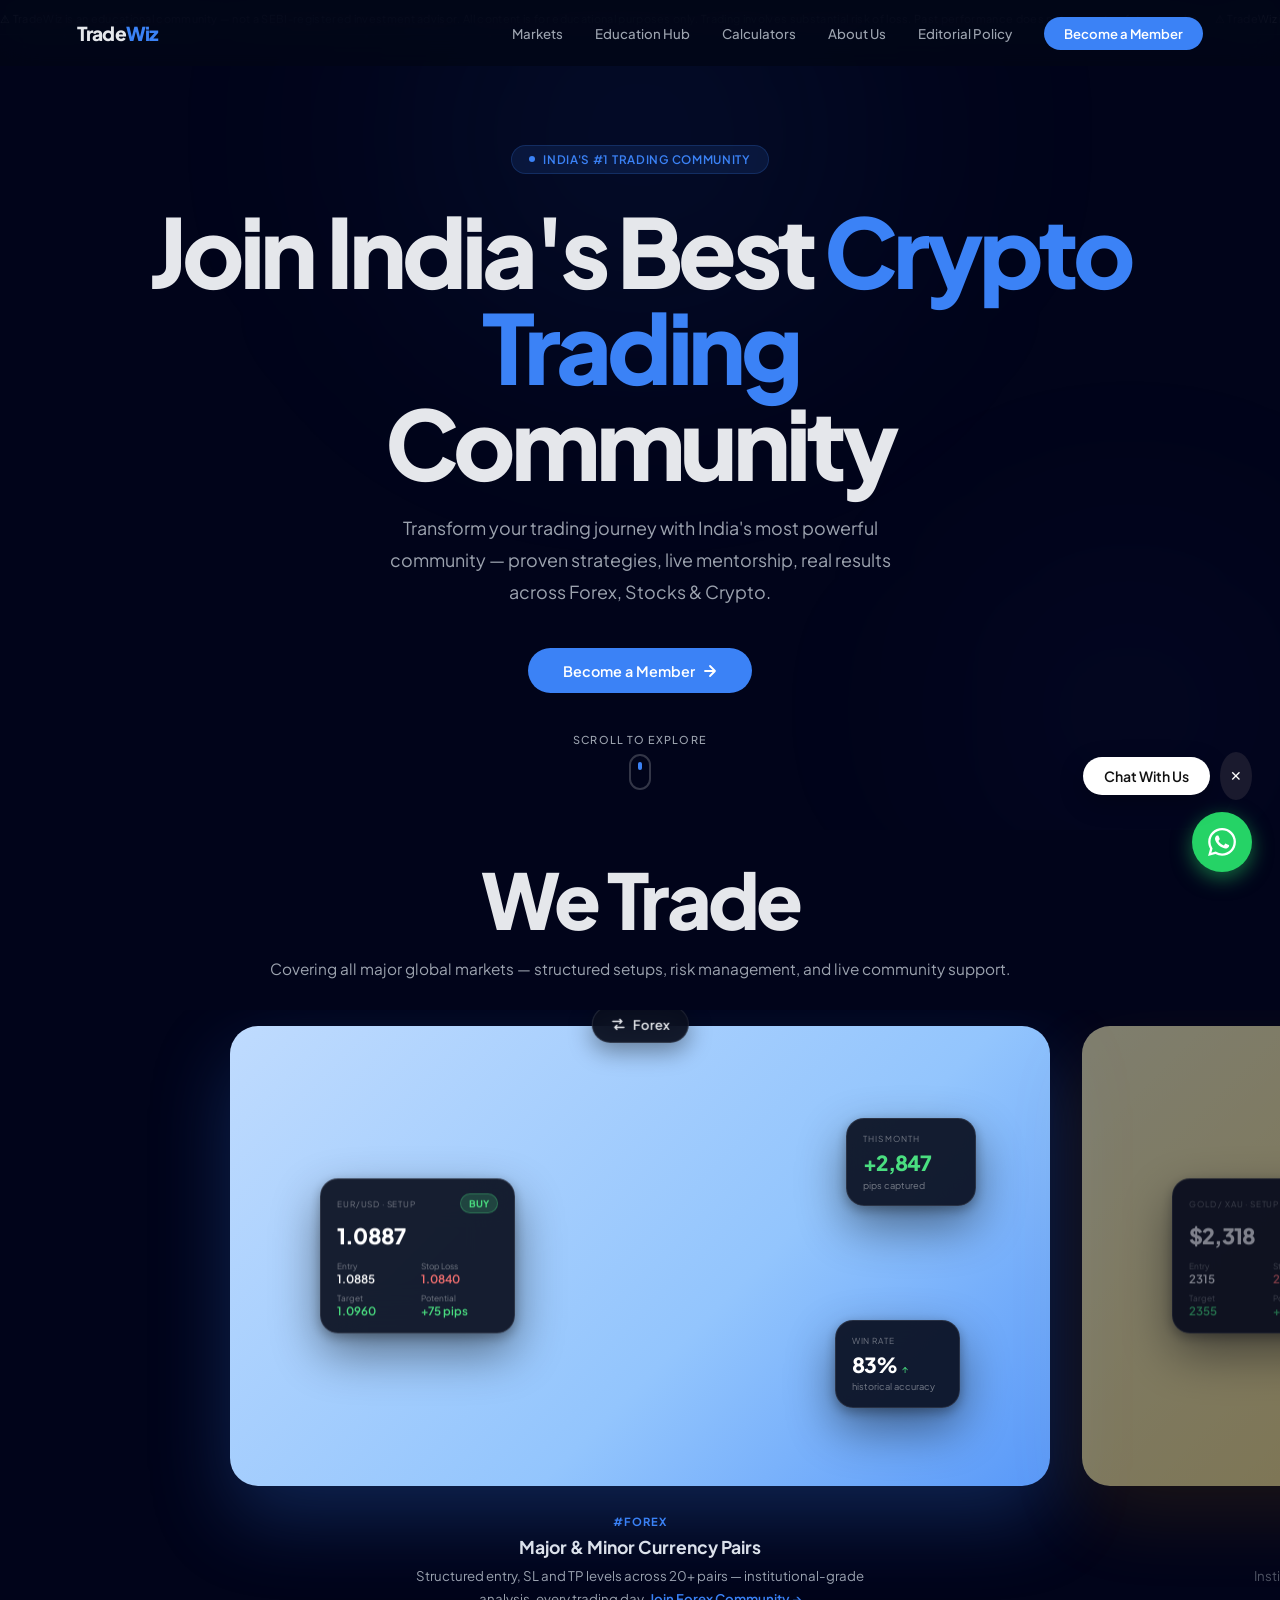
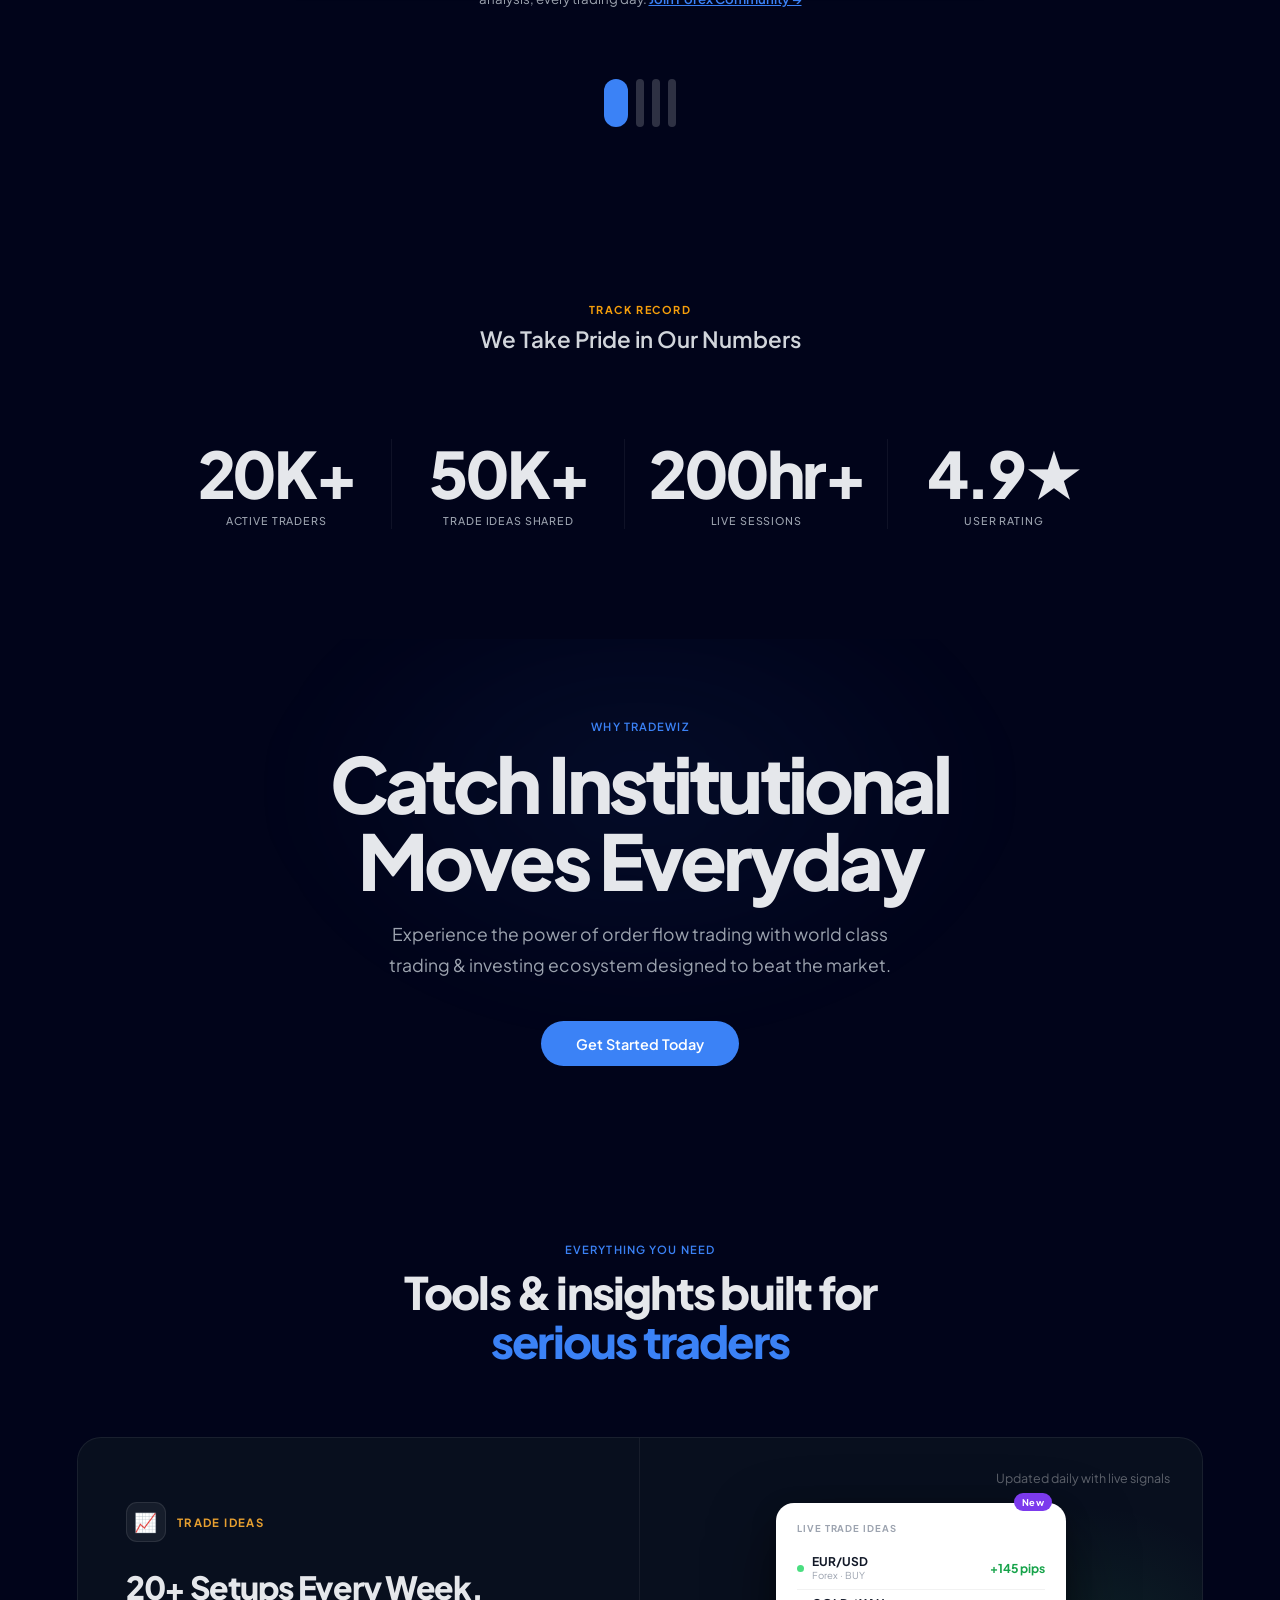
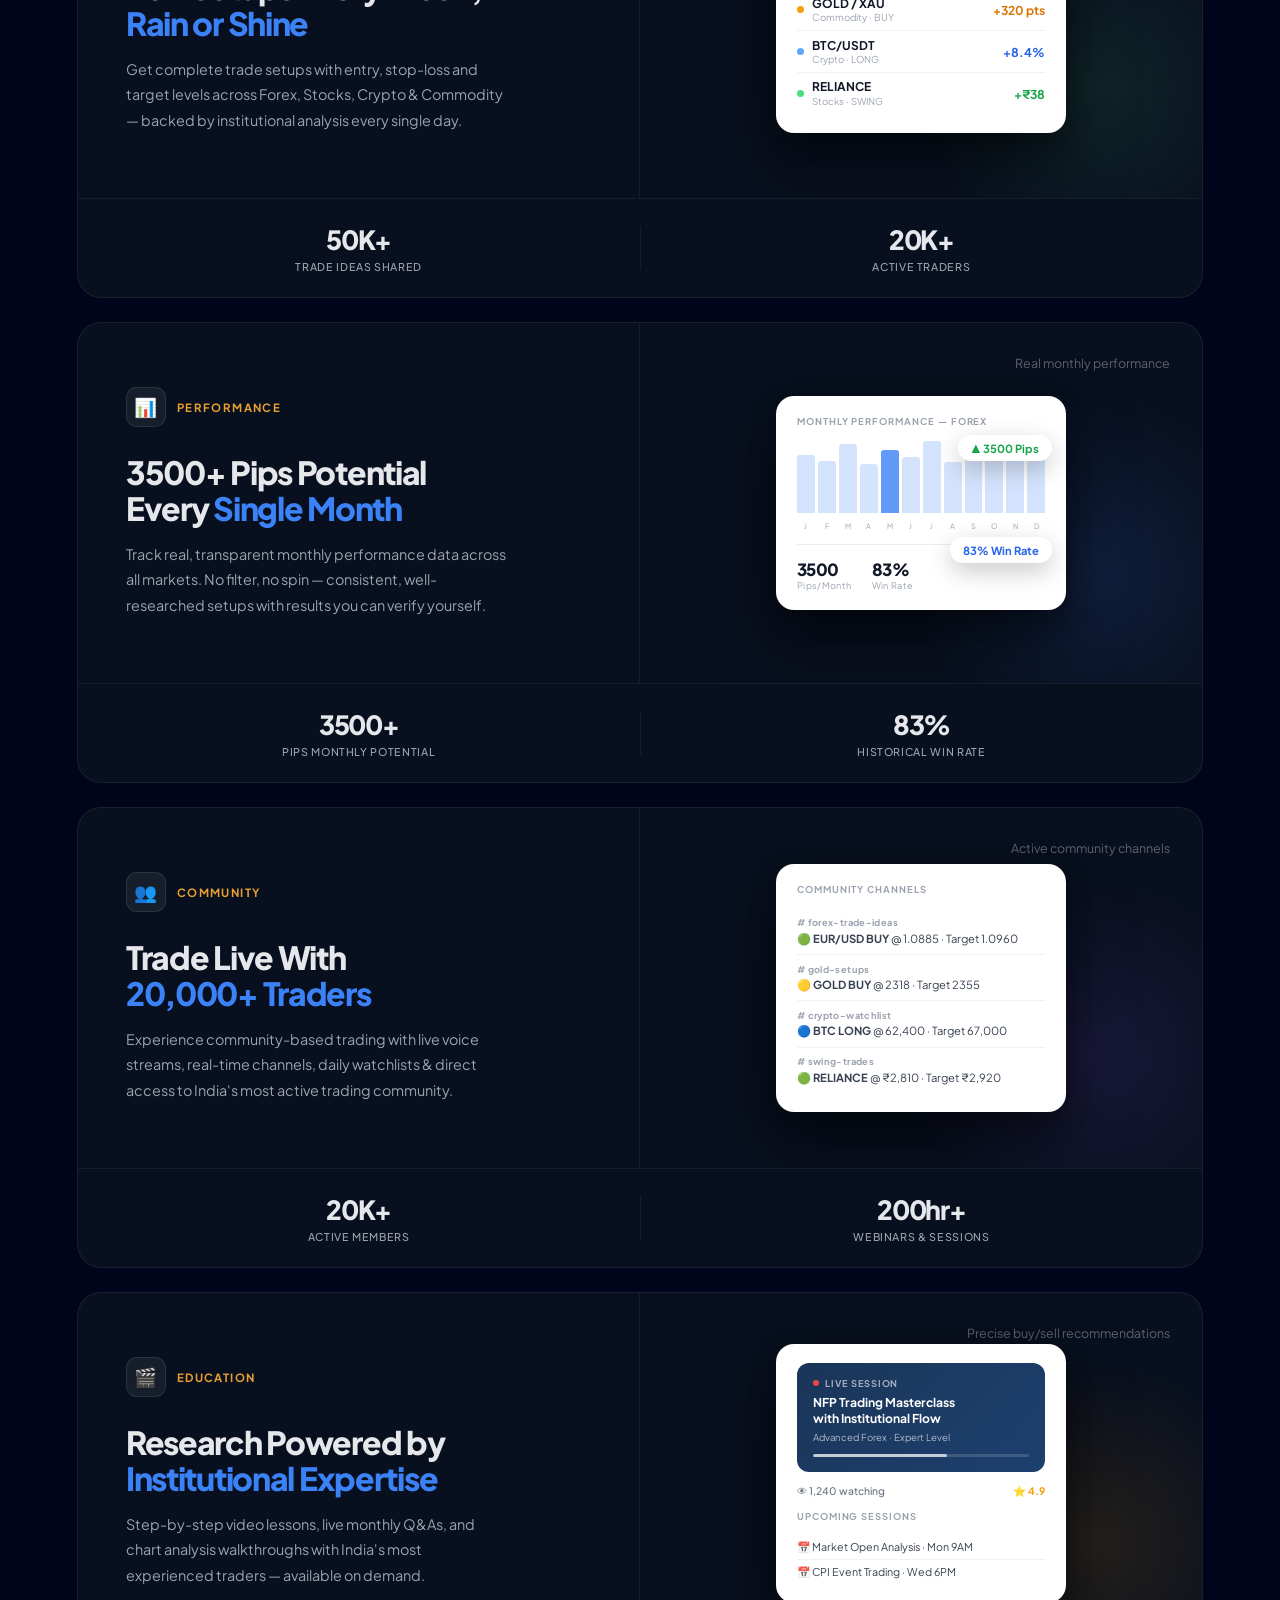
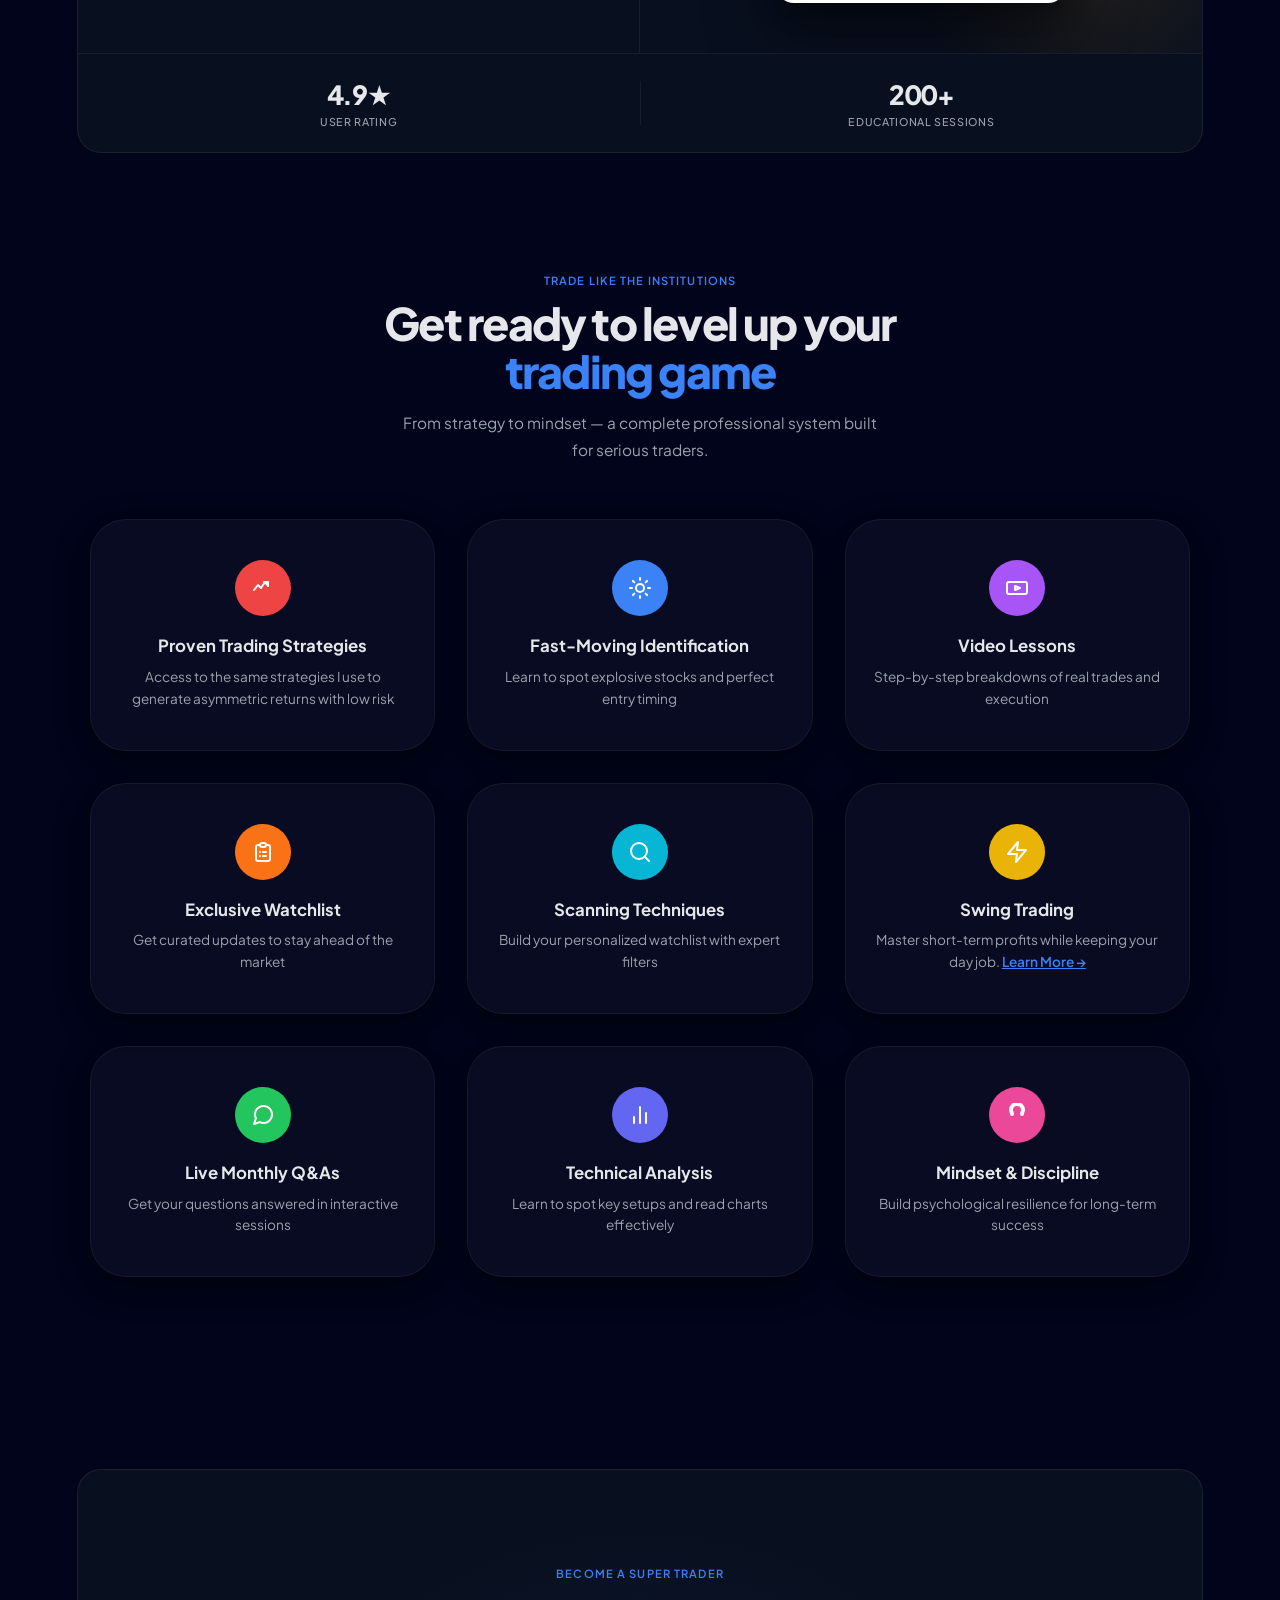
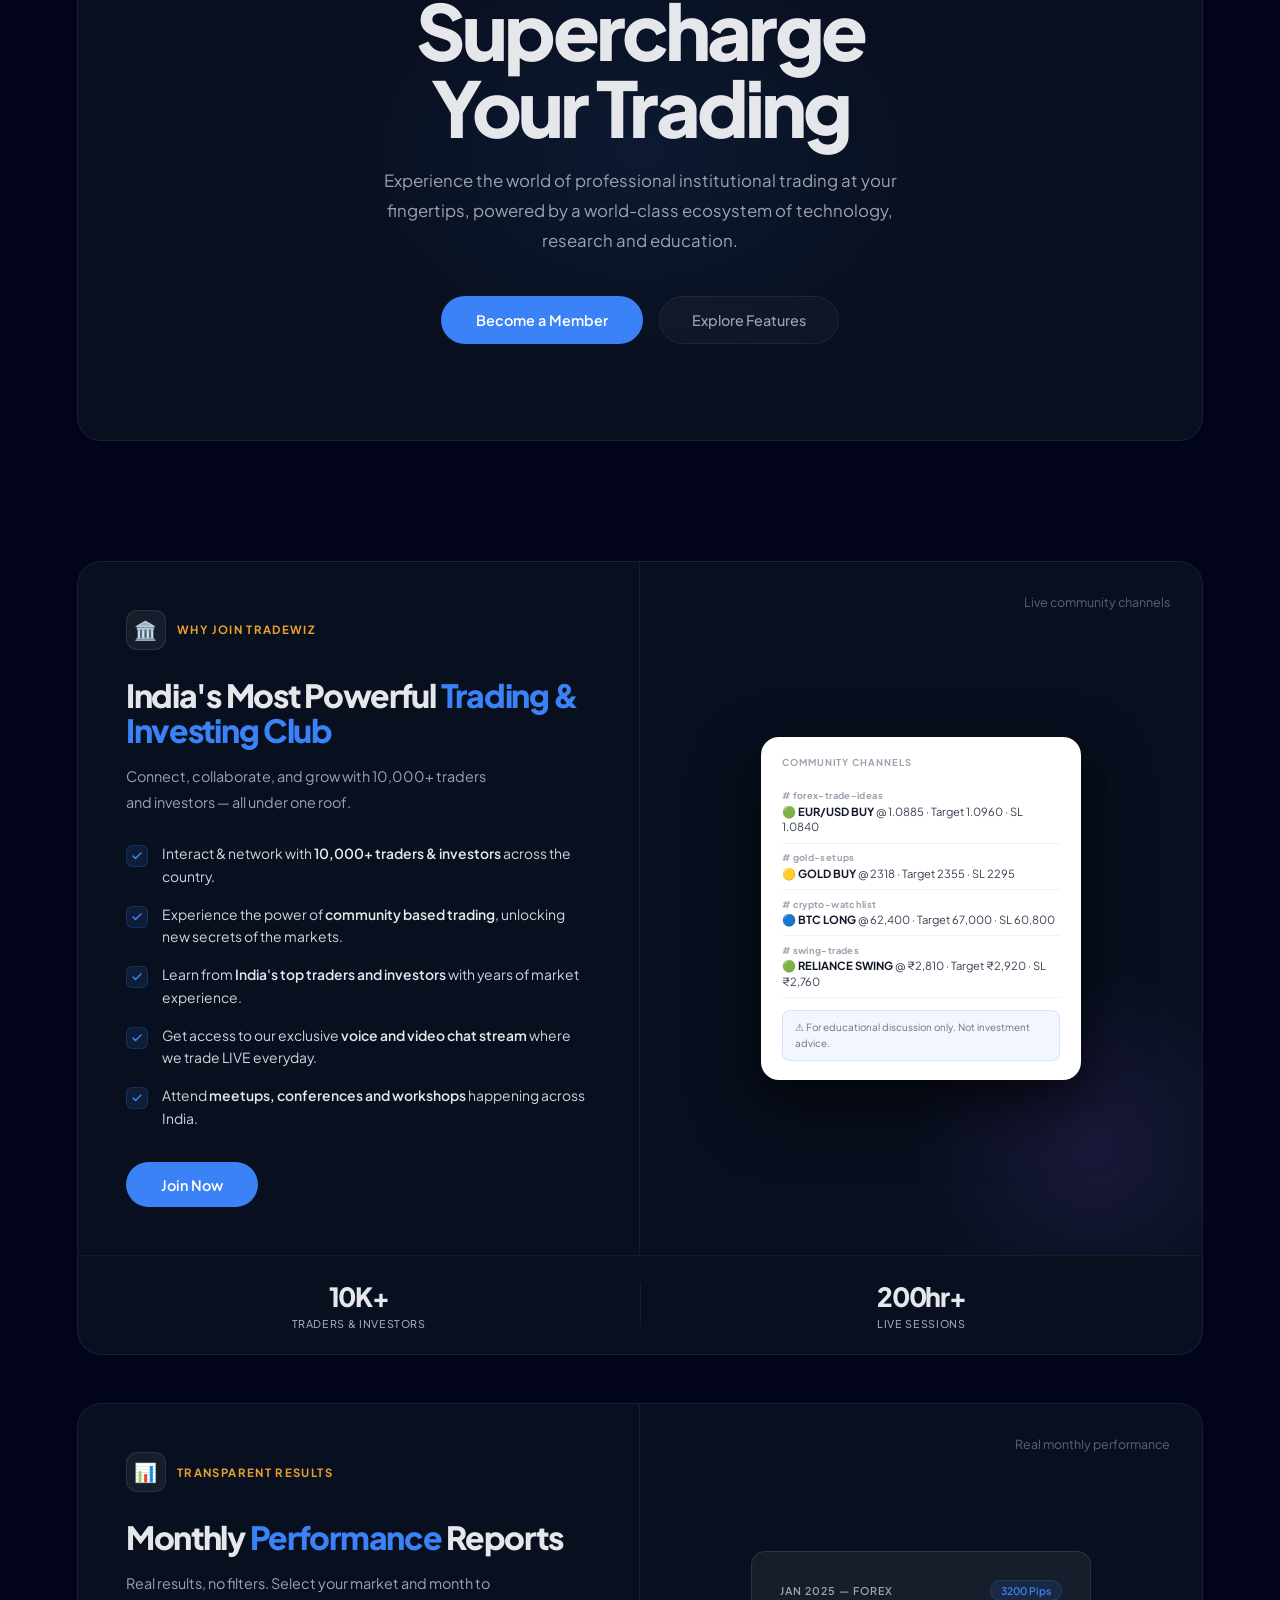
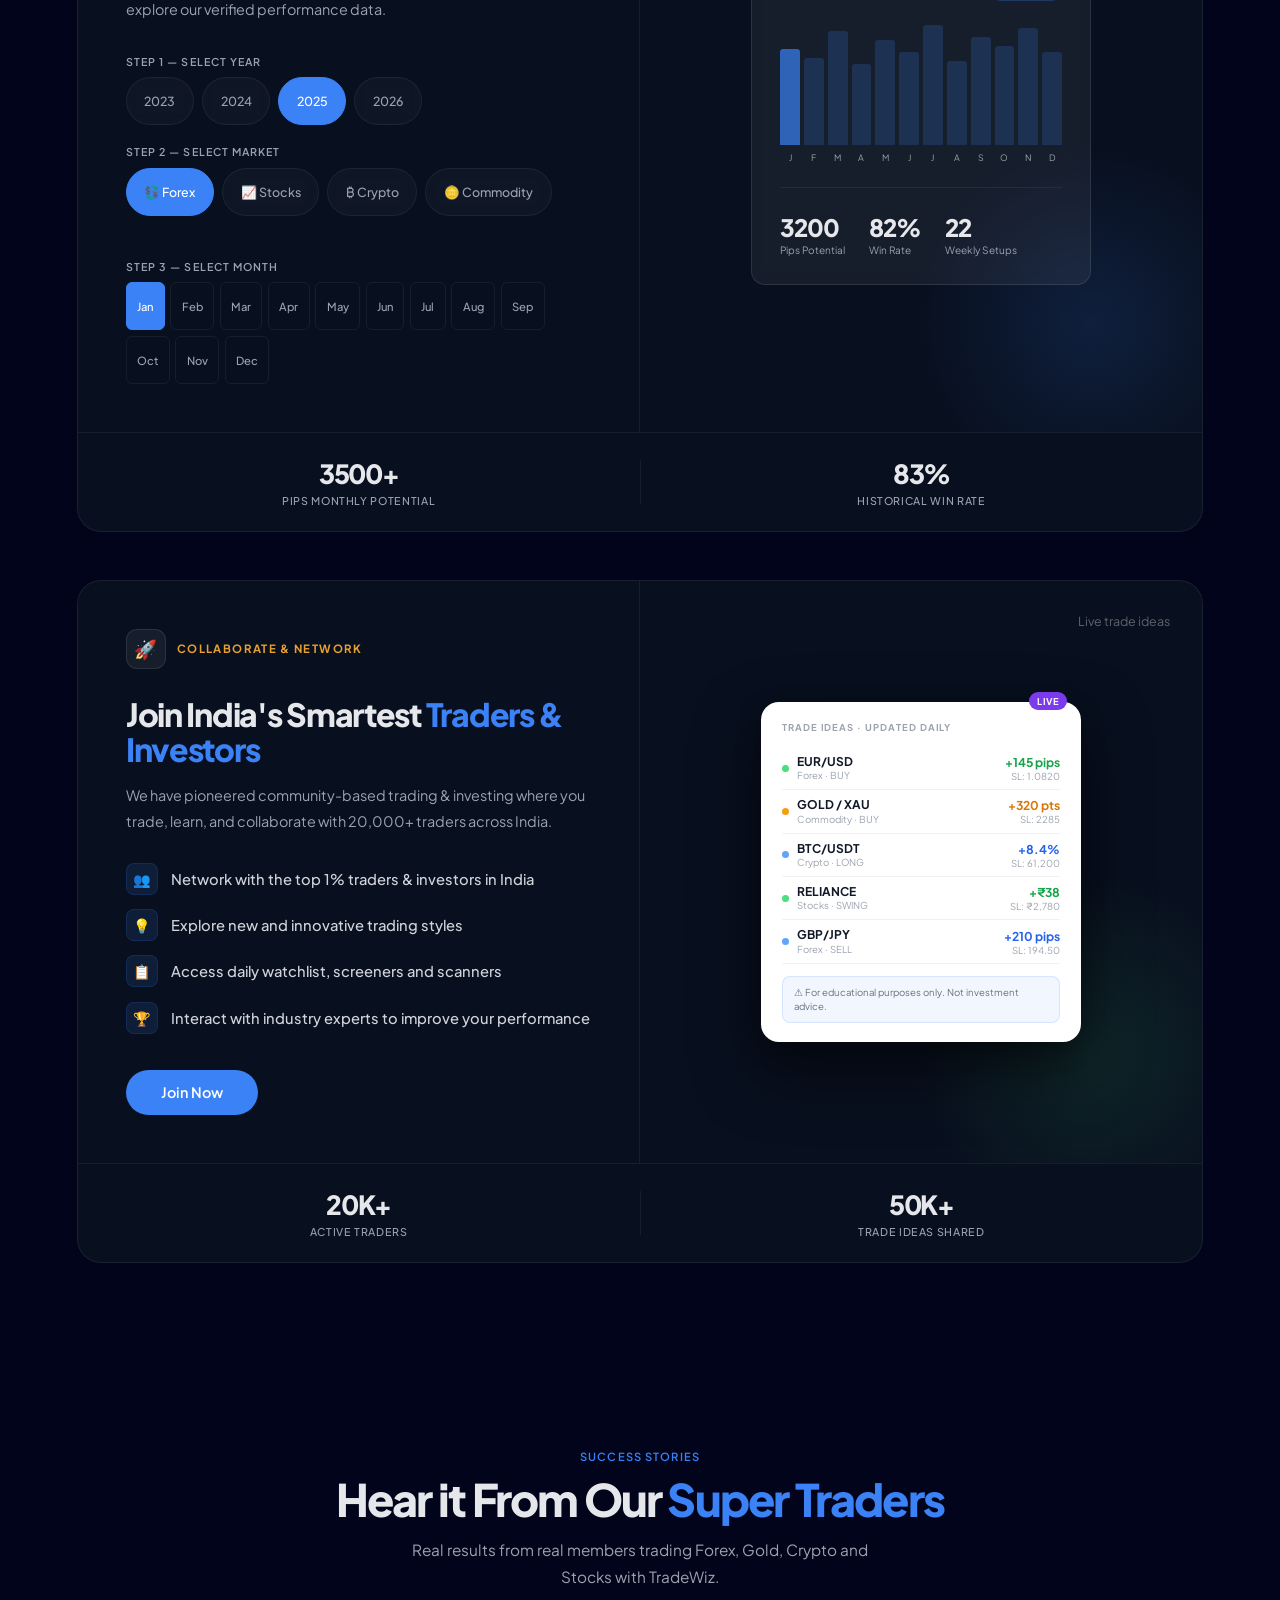
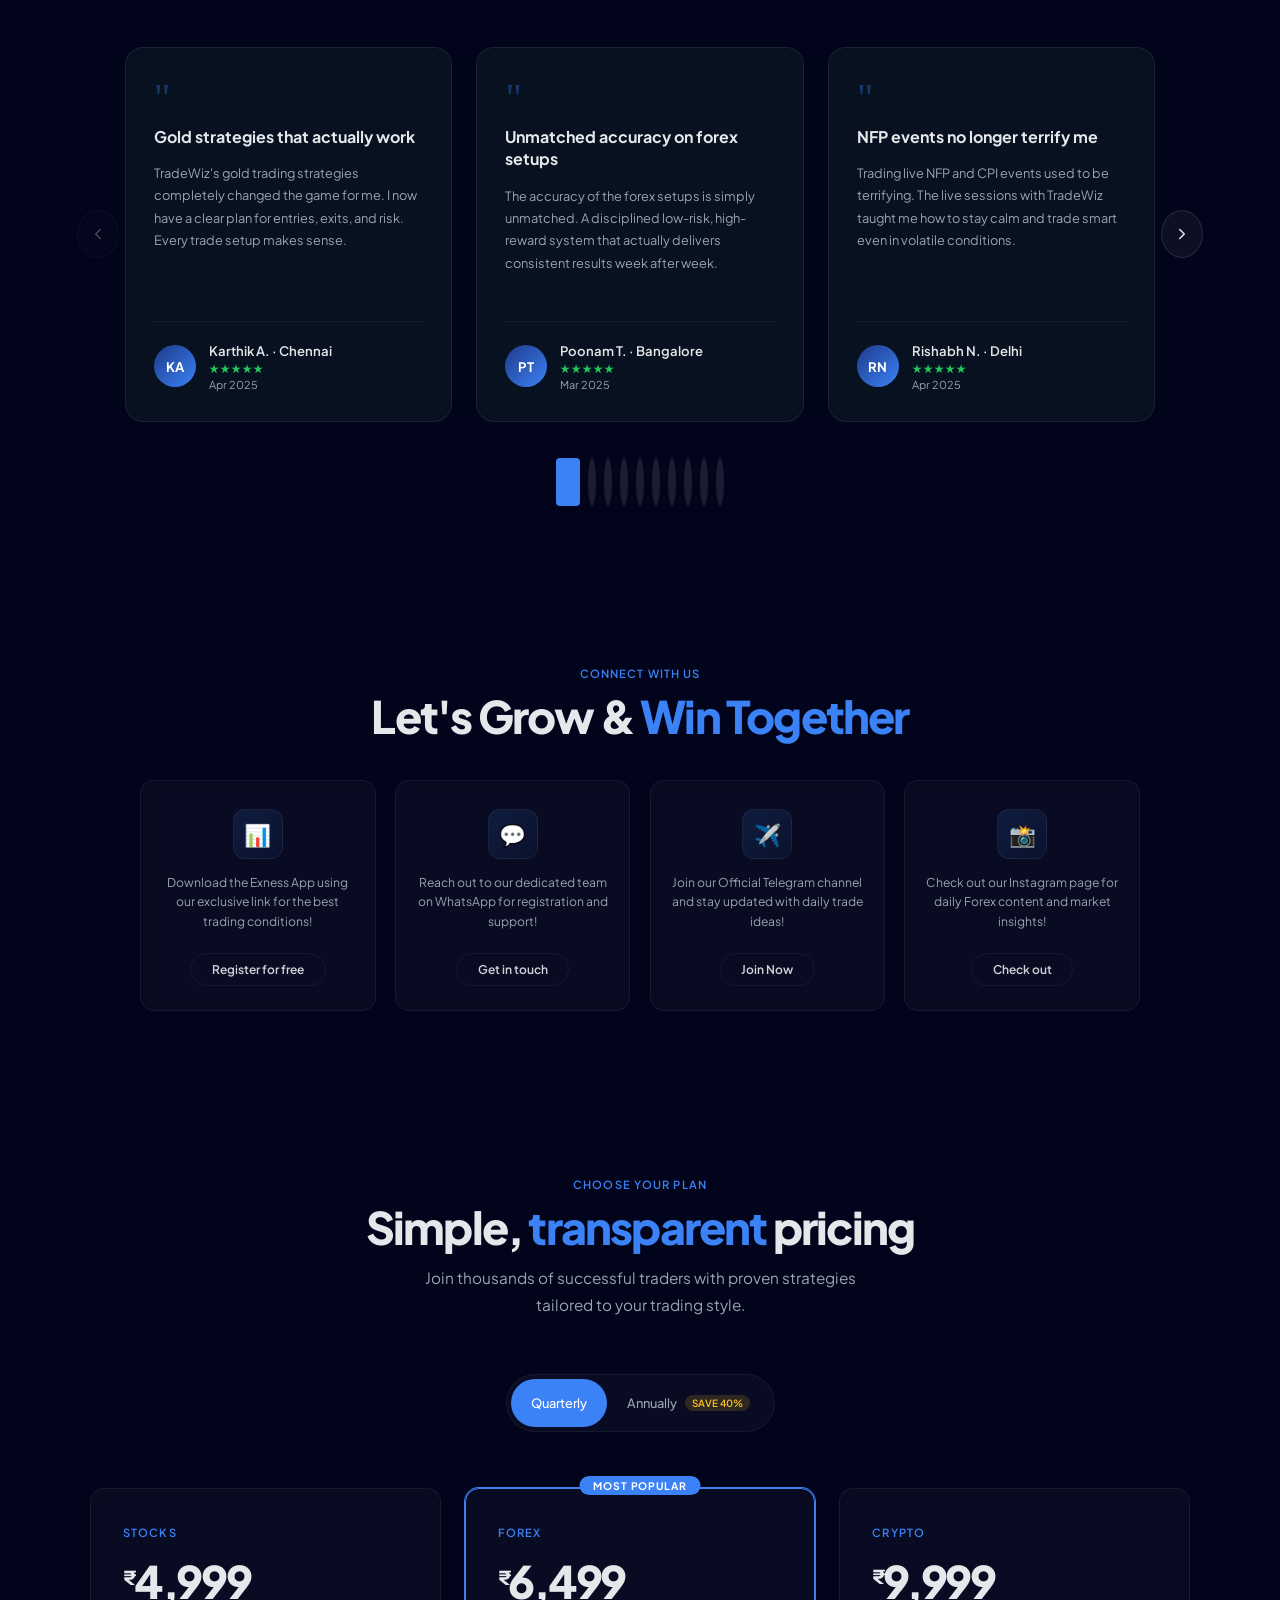
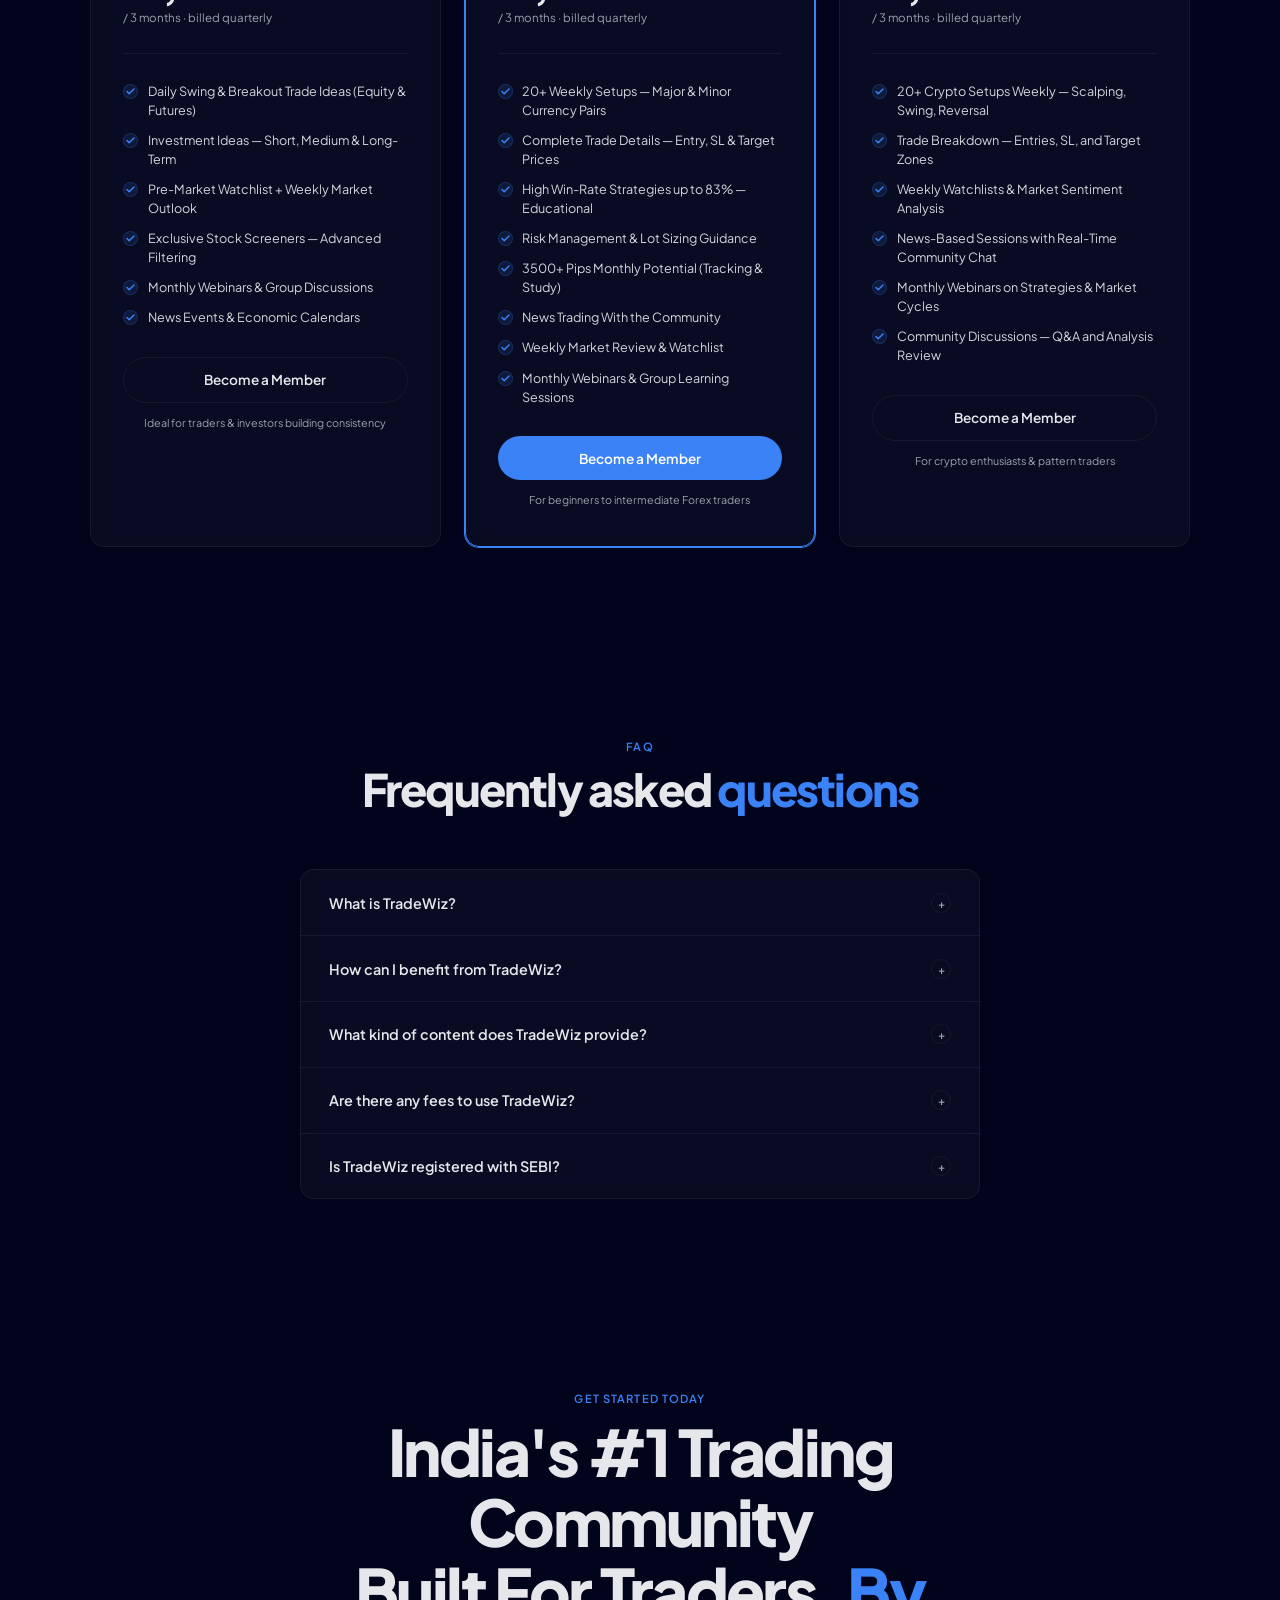
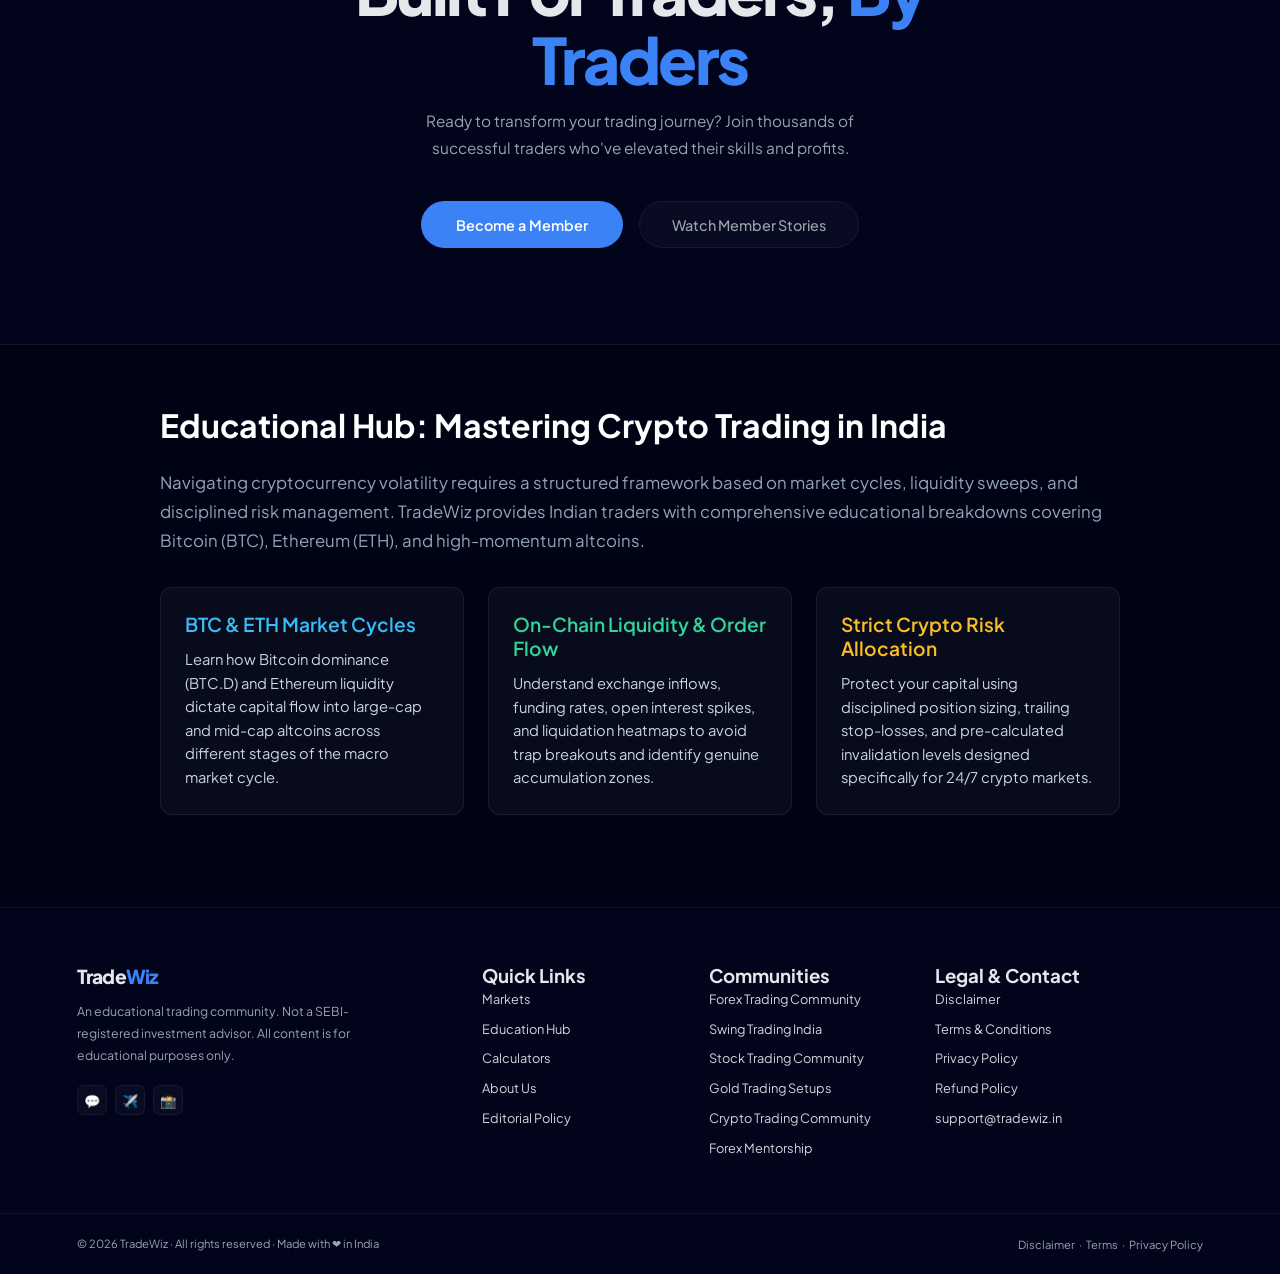
<file: crypto-trading-community.html>
<!DOCTYPE html>
<html lang="en">

<head>
  <link rel="preconnect" href="https://fonts.googleapis.com">
  <link rel="preconnect" href="https://fonts.gstatic.com" crossorigin>
  <link rel="alternate" hreflang="en-IN" href="https://www.tradewiz.in/crypto-trading-community">
  <link rel="alternate" hreflang="x-default" href="https://www.tradewiz.in/crypto-trading-community">
  <meta name="geo.region" content="IN">
  <meta name="geo.placename" content="India">
  <!-- Google tag (gtag.js) -->
  <script async src="https://www.googletagmanager.com/gtag/js?id=G-MNBHR93N0V"></script>
  <script>
    window.dataLayer = window.dataLayer || [];
    function gtag(){dataLayer.push(arguments);}
    gtag('js', new Date());

    gtag('config', 'G-MNBHR93N0V');
  </script>
  <meta charset="UTF-8">
  <link rel="icon" type="image/png" href="/favicon.png">
  <link rel="apple-touch-icon" href="/favicon.png">
  <meta name="viewport" content="width=device-width, initial-scale=1.0">
  <title>TradeWiz | Best Crypto Trading Community in India</title>
  <meta name="description" content="Join India's top crypto trading community. Get daily BTC and altcoin watchlists, market cycle breakdowns, scalping setups, and expert crypto mentorship.">
  <meta name="keywords" content="TradeWiz, India trading community, forex trading India, stock trading community, crypto trading India, trade ideas, live trading sessions, trading mentorship, algo trading India">
  <meta name="robots" content="index, follow">
  <link rel="canonical" href="https://www.tradewiz.in/crypto-trading-community">

  <!-- Open Graph / Facebook -->
  <meta property="og:type" content="website">
  <meta property="og:site_name" content="TradeWiz">
  <meta property="og:title" content="TradeWiz | Best Crypto Trading Community in India">
  <meta property="og:description" content="Join India's top crypto trading community. Get daily BTC and altcoin watchlists, market cycle breakdowns, scalping setups, and expert crypto mentorship.">
  <meta property="og:image" content="https://www.tradewiz.in/og-image.png">
  <meta property="og:image:width" content="1200">
  <meta property="og:image:height" content="630">
  <meta property="og:url" content="https://www.tradewiz.in/crypto-trading-community">

  <!-- Twitter -->
  <meta name="twitter:card" content="summary_large_image">
  <meta name="twitter:site" content="@tradewiz_in">
  <meta name="twitter:title" content="TradeWiz | Best Crypto Trading Community in India">
  <meta name="twitter:description" content="Join India's top crypto trading community. Get daily BTC and altcoin watchlists, market cycle breakdowns, scalping setups, and expert crypto mentorship.">
  <meta name="twitter:image" content="https://www.tradewiz.in/og-image.png">
  <link rel="preconnect" href="https://fonts.googleapis.com">
  <link href="https://fonts.googleapis.com/css2?family=Plus+Jakarta+Sans:wght@300;400;500;600;700;800&display=swap&display=swap"
    rel="stylesheet">
  <link rel="stylesheet" href="/assets/css/main.min.css">
  
  <!-- WebSite Schema with Sitelinks Searchbox -->
  <script type="application/ld+json">
  {
    "@context": "https://schema.org",
    "@type": "WebSite",
    "name": "TradeWiz",
    "url": "https://www.tradewiz.in",
    "description": "India's #1 trading community. 20,000+ traders learning Stocks, Forex & Crypto.",
    "potentialAction": {
      "@type": "SearchAction",
      "target": {
        "@type": "EntryPoint",
        "urlTemplate": "https://www.tradewiz.in/?q={search_term_string}"
      },
      "query-input": "required name=search_term_string"
    }
  }
  </script>

  <!-- Organization Schema -->
  <script type="application/ld+json">
  {
    "@context": "https://schema.org",
    "@type": "Organization",
    "name": "TradeWiz",
    "url": "https://www.tradewiz.in",
    "logo": "https://www.tradewiz.in/favicon.png",
    "description": "India's #1 educational trading community with 20,000+ active traders across Stocks, Forex, and Crypto markets.",
    "foundingDate": "2022",
    "areaServed": "IN",
    "contactPoint": {
      "@type": "ContactPoint",
      "contactType": "customer support",
      "availableLanguage": ["English", "Hindi"],
      "url": "https://wa.me/917011957726"
    },
    "sameAs": [
      "https://instagram.com/tradewiz_in",
      "https://t.me/tradewiz",
      "https://youtube.com/@tradewiz"
    ]
  }
  </script>

  <!-- FAQ Schema -->
  <script type="application/ld+json">
  {
    "@context": "https://schema.org",
    "@type": "FAQPage",
    "mainEntity": [{
      "@type": "Question",
      "name": "What is TradeWiz?",
      "acceptedAnswer": {
        "@type": "Answer",
        "text": "TradeWiz is India's #1 educational trading community with 20,000+ active traders across Stocks, Forex, and Crypto markets. We are not a SEBI-registered investment advisor — all content is purely educational."
      }
    }, {
      "@type": "Question",
      "name": "How can I benefit from TradeWiz?",
      "acceptedAnswer": {
        "@type": "Answer",
        "text": "You get daily trade ideas, weekly market reviews, monthly webinars, live Q&A sessions, risk management training, and a community of thousands of traders to learn from and collaborate with."
      }
    }, {
      "@type": "Question",
      "name": "What kind of content does TradeWiz provide?",
      "acceptedAnswer": {
        "@type": "Answer",
        "text": "We provide trade ideas with detailed entry/exit levels, video lessons, chart analysis, scanning techniques, curated watchlists, live monthly Q&As, and transparent monthly performance reports."
      }
    }, {
      "@type": "Question",
      "name": "Are there any fees to use TradeWiz?",
      "acceptedAnswer": {
        "@type": "Answer",
        "text": "Yes, TradeWiz is a paid membership. Plans start at ₹4,999/quarter for Stocks, ₹6,499/quarter for Forex, and ₹9,999/quarter for Crypto. Annual plans offer up to 40% savings."
      }
    }, {
      "@type": "Question",
      "name": "Is TradeWiz registered with SEBI?",
      "acceptedAnswer": {
        "@type": "Answer",
        "text": "No. TradeWiz is purely an educational trading community. We do not provide investment advice. All trade ideas are for learning and educational purposes only. Please consult a registered financial advisor before investing."
      }
    }]
  }
  </script>
  <!-- EducationalOrganization & Course Schema -->
  <script type="application/ld+json">
  {
    "@context": "https://schema.org",
    "@type": "EducationalOrganization",
    "name": "TradeWiz",
    "legalName": "TradeWiz LLP",
    "url": "https://www.tradewiz.in",
    "logo": "https://www.tradewiz.in/favicon.png",
    "description": "India's #1 educational trading community for learning Forex, Indian Equities (NSE/BSE), and Crypto trading strategies.",
    "knowsAbout": [
      "Forex Trading",
      "Stock Market Technical Analysis",
      "Swing Trading Strategies",
      "Gold XAUUSD Order Flow",
      "Risk Management & Position Sizing"
    ],
    "hasOfferCatalog": {
      "@type": "OfferCatalog",
      "name": "Trading Educational Programs",
      "itemListElement": [
        {
          "@type": "Course",
          "name": "Forex Trading & Risk Management Masterclass",
          "description": "Learn lot sizing, pip calculation, price action analysis, and currency risk management.",
          "provider": {
            "@type": "EducationalOrganization",
            "name": "TradeWiz"
          }
        },
        {
          "@type": "Course",
          "name": "Indian Stock Market Swing Trading System",
          "description": "Learn equity swing setups, breakout identification, and technical watchlists for NSE/BSE stocks.",
          "provider": {
            "@type": "EducationalOrganization",
            "name": "TradeWiz"
          }
        }
      ]
    }
  }
  </script>
  <!-- LocalBusiness Schema (Staged Placeholder - Replace with Registered LLP Business Address) -->
  <!--
  <script type="application/ld+json">
  {
    "@context": "https://schema.org",
    "@type": "LocalBusiness",
    "name": "TradeWiz LLP",
    "image": "https://www.tradewiz.in/favicon.png",
    "url": "https://www.tradewiz.in",
    "telephone": "+91-7011957726",
    "priceRange": "₹4999 - ₹9999",
    "address": {
      "@type": "PostalAddress",
      "streetAddress": "REGISTERED_LLP_STREET_ADDRESS",
      "addressLocality": "CITY",
      "addressRegion": "STATE",
      "postalCode": "PINCODE",
      "addressCountry": "IN"
    }
  }
  </script>
  -->
  <!-- Topic-Specific FAQ Schema -->
  <script type="application/ld+json">
  {
    "@context": "https://schema.org",
    "@type": "FAQPage",
    "mainEntity": [{
      "@type": "Question",
      "name": "What crypto setups does TradeWiz provide?",
      "acceptedAnswer": {
        "@type": "Answer",
        "text": "TradeWiz provides 20+ weekly educational crypto setups covering BTC, ETH, and high-momentum altcoins with scalping, swing, and reversal analysis."
      }
    }, {
      "@type": "Question",
      "name": "Is TradeWiz suitable for crypto pattern trading and market cycles?",
      "acceptedAnswer": {
        "@type": "Answer",
        "text": "Yes! TradeWiz provides on-chain market sentiment breakdowns, weekly cycle watchlists, and live monthly masterclasses."
      }
    }]
  }
  </script>
  <!-- BreadcrumbList Schema -->
  <script type="application/ld+json">
  {
    "@context": "https://schema.org",
    "@type": "BreadcrumbList",
    "itemListElement": [{
      "@type": "ListItem",
      "position": 1,
      "name": "Home",
      "item": "https://www.tradewiz.in/"
    },{
      "@type": "ListItem",
      "position": 2,
      "name": "Crypto Trading Community",
      "item": "https://www.tradewiz.in/crypto-trading-community"
    }]
  }
  </script>
</head>

<body>

  <!-- TICKER -->
  <div class="ticker">
    <span class="ticker-inner">⚠ TradeWiz is an educational community — not a SEBI-registered investment advisor. All
      content is for educational purposes only. Trading involves substantial risk of loss. Past performance does not
      guarantee future results. &nbsp;&nbsp;&nbsp;&nbsp; ⚠ TradeWiz is an educational community — not a SEBI-registered
      investment advisor. All content is for educational purposes only. &nbsp;&nbsp;&nbsp;&nbsp;</span>
  </div>

  <!-- NAV -->
  <nav id="mainNav">
    <a href="/" class="nav-logo">Trade<span>Wiz</span></a>
    <ul class="nav-links">
      <li><a href="#we-trade">Markets</a></li>
      <li><a href="/education">Education Hub</a></li>
      <li><a href="/calculator">Calculators</a></li>
      <li><a href="/about">About Us</a></li>
      <li><a href="/editorial-policy">Editorial Policy</a></li>
      <li><a href="#pricing" class="nav-cta">Become a Member</a></li>
    </ul>
    <button class="nav-hamburger" id="hamburger" aria-label="Menu">
      <span></span><span></span><span></span>
    </button>
  </nav>

  <!-- MOBILE OVERLAY NAV -->
  <div class="mobile-nav" id="mobileNav">
    <a href="#we-trade">Markets</a>
    <a href="/education">Education Hub</a>
    <a href="/calculator">Calculators</a>
    <a href="/about">About Us</a>
    <a href="/editorial-policy">Editorial Policy</a>
    <a href="#pricing" class="m-cta">Become a Member</a>
  </div>

  <!-- HERO -->
  <section id="hero">
    <div class="hero-grid"></div>
    <div class="hero-radial hr1"></div>
    <div class="hero-radial hr2"></div>
    <div class="hero-particles" id="heroParticles"></div>
    <div class="hero-chip"><span class="chip-dot"></span>India's #1 Trading Community</div>
    <h1 class="hero-title">Join India's Best <span class="blue">Crypto Trading</span><br>Community</h1>
    <p class="hero-sub">Transform your trading journey with India's most powerful community — proven strategies, live
      mentorship, real results across Forex, Stocks &amp; Crypto.</p>
    <div class="hero-btns">
      <a href="#pricing" class="btn-p">Become a Member <svg width="14" height="14" viewBox="0 0 14 14" fill="none">
          <path d="M2 7h10M7 2l5 5-5 5" stroke="currentColor" stroke-width="1.8" stroke-linecap="round"
            stroke-linejoin="round" />
        </svg></a>
    </div>
    <div class="hero-scroll-hint">
      <span>Scroll to explore</span>
      <div class="hero-scroll-mouse">
        <div class="hero-scroll-dot"></div>
      </div>
    </div>
  </section>

  <!-- WE TRADE -->
  <section id="we-trade">
    <div class="wt-header rv">
      <h2 class="wt-title">We <span class="blue">Trade</span></h2>
      <p class="wt-sub">Covering all major global markets — structured setups, risk management, and live community
        support.</p>
    </div>
    <div class="wt-outer" id="wtOuter">
      <div class="wt-track" id="wtTrack">

        <!-- ── Forex ── -->
        <div class="wt-slide rv" id="wts0">
          <div class="wt-card wt-card-forex">
            <div class="wt-pill"><svg width="15" height="15" viewBox="0 0 15 15" fill="none">
                <path d="M2 4.5h9M9 2.5l2 2-2 2M13 10.5H4M6 8.5l-2 2 2 2" stroke="currentColor" stroke-width="1.5"
                  stroke-linecap="round" stroke-linejoin="round" />
              </svg> Forex</div>
            <div class="wt-widget wt-wa" style="left:11%;top:50%;transform:translateY(-50%);width:195px;">
              <div style="display:flex;align-items:center;justify-content:space-between;margin-bottom:0.55rem;">
                <div class="wt-wlabel" style="margin:0;">EUR/USD · SETUP</div>
                <div class="wt-wbadge buy">BUY</div>
              </div>
              <div style="font-size:1.35rem;font-weight:800;color:#fff;letter-spacing:-0.04em;margin-bottom:0.65rem;">
                1.0887</div>
              <div class="wt-wgrid">
                <div>
                  <div class="wt-wk">Entry</div>
                  <div class="wt-wv" style="color:#fff;">1.0885</div>
                </div>
                <div>
                  <div class="wt-wk">Stop Loss</div>
                  <div class="wt-wv" style="color:#F87171;">1.0840</div>
                </div>
                <div>
                  <div class="wt-wk">Target</div>
                  <div class="wt-wv" style="color:#4ADE80;">1.0960</div>
                </div>
                <div>
                  <div class="wt-wk">Potential</div>
                  <div class="wt-wv" style="color:#4ADE80;">+75 pips</div>
                </div>
              </div>
            </div>
            <div class="wt-widget wt-wb" style="right:9%;top:20%;min-width:130px;">
              <div class="wt-wlabel">This Month</div>
              <div class="wt-wval" style="color:#4ADE80;">+2,847</div>
              <div class="wt-wsub">pips captured</div>
            </div>
            <div class="wt-widget wt-wc" style="right:11%;bottom:17%;min-width:125px;">
              <div class="wt-wlabel">Win Rate</div>
              <div style="display:flex;align-items:baseline;gap:0.3rem;">
                <div class="wt-wval">83%</div><span style="font-size:0.6rem;color:#4ADE80;">↑</span>
              </div>
              <div class="wt-wsub">historical accuracy</div>
            </div>
          </div>
          <div class="wt-slide-info">
            <div class="wt-slide-tag">#Forex</div>
            <h3><a href="/forex-trading-community" style="color:inherit;text-decoration:none;">Major &amp; Minor Currency Pairs</a></h3>
            <p>Structured entry, SL and TP levels across 20+ pairs — institutional-grade analysis, every trading day. <a href="/forex-trading-community" style="color:#3B82F6;font-weight:600;">Join Forex Community →</a>
            </p>
          </div>
        </div>

        <!-- ── Commodity ── -->
        <div class="wt-slide rv d1" id="wts1">
          <div class="wt-card wt-card-commodity">
            <div class="wt-pill"><svg width="15" height="15" viewBox="0 0 15 15" fill="none">
                <rect x="2" y="5" width="11" height="7" rx="1.5" stroke="currentColor" stroke-width="1.5" />
                <path d="M5 5V4a1 1 0 011-1h3a1 1 0 011 1v1M5.5 8.5h4" stroke="currentColor" stroke-width="1.5"
                  stroke-linecap="round" />
              </svg> Commodity</div>
            <div class="wt-widget wt-wa" style="left:11%;top:50%;transform:translateY(-50%);width:195px;">
              <div style="display:flex;align-items:center;justify-content:space-between;margin-bottom:0.55rem;">
                <div class="wt-wlabel" style="margin:0;">GOLD / XAU · SETUP</div>
                <div class="wt-wbadge buy">BUY</div>
              </div>
              <div style="font-size:1.35rem;font-weight:800;color:#fff;letter-spacing:-0.04em;margin-bottom:0.65rem;">
                $2,318</div>
              <div class="wt-wgrid">
                <div>
                  <div class="wt-wk">Entry</div>
                  <div class="wt-wv" style="color:#fff;">2315</div>
                </div>
                <div>
                  <div class="wt-wk">Stop Loss</div>
                  <div class="wt-wv" style="color:#F87171;">2295</div>
                </div>
                <div>
                  <div class="wt-wk">Target</div>
                  <div class="wt-wv" style="color:#4ADE80;">2355</div>
                </div>
                <div>
                  <div class="wt-wk">Potential</div>
                  <div class="wt-wv" style="color:#4ADE80;">+320 pts</div>
                </div>
              </div>
            </div>
            <div class="wt-widget wt-wb" style="right:9%;top:20%;min-width:130px;">
              <div class="wt-wlabel">Silver / XAG</div>
              <div class="wt-wval">$27.40</div>
              <div style="font-size:0.62rem;font-weight:600;color:#4ADE80;margin-top:0.25rem;">+1.8% today</div>
            </div>
            <div class="wt-widget wt-wc" style="right:11%;bottom:17%;min-width:125px;">
              <div class="wt-wlabel">This Month</div>
              <div class="wt-wval" style="color:#F59E0B;">+1,240</div>
              <div class="wt-wsub">points across setups</div>
            </div>
          </div>
          <div class="wt-slide-info">
            <div class="wt-slide-tag">#Commodity</div>
            <h3><a href="/gold-trading-setups" style="color:inherit;text-decoration:none;">Gold, Silver &amp; Crude Oil</a></h3>
            <p>Institutional-grade setups on precious metals and crude oil — 15+ structured ideas every week. <a href="/gold-trading-setups" style="color:#3B82F6;font-weight:600;">View Gold Setups →</a></p>
          </div>
        </div>

        <!-- ── Crypto ── -->
        <div class="wt-slide rv d2" id="wts2">
          <div class="wt-card wt-card-crypto">
            <div class="wt-pill"><svg width="15" height="15" viewBox="0 0 15 15" fill="none">
                <path d="M5.5 2.5h4a2 2 0 010 4H5.5m0-4v4m0 0H10a2 2 0 010 4H5.5m0-4v4m-1-8v9" stroke="currentColor"
                  stroke-width="1.5" stroke-linecap="round" stroke-linejoin="round" />
              </svg> Crypto</div>
            <div class="wt-widget wt-wa" style="left:11%;top:50%;transform:translateY(-50%);width:195px;">
              <div style="display:flex;align-items:center;justify-content:space-between;margin-bottom:0.55rem;">
                <div class="wt-wlabel" style="margin:0;">BTC/USDT · LONG</div>
                <div class="wt-wbadge buy">LONG</div>
              </div>
              <div style="font-size:1.35rem;font-weight:800;color:#fff;letter-spacing:-0.04em;margin-bottom:0.65rem;">
                $62,400</div>
              <div class="wt-wgrid">
                <div>
                  <div class="wt-wk">Entry</div>
                  <div class="wt-wv" style="color:#fff;">62,200</div>
                </div>
                <div>
                  <div class="wt-wk">Stop Loss</div>
                  <div class="wt-wv" style="color:#F87171;">60,800</div>
                </div>
                <div>
                  <div class="wt-wk">Target</div>
                  <div class="wt-wv" style="color:#4ADE80;">67,000</div>
                </div>
                <div>
                  <div class="wt-wk">Potential</div>
                  <div class="wt-wv" style="color:#4ADE80;">+8.4%</div>
                </div>
              </div>
            </div>
            <div class="wt-widget wt-wb" style="right:9%;top:20%;min-width:130px;">
              <div class="wt-wlabel">ETH/USDT</div>
              <div class="wt-wval">$3,280</div>
              <div style="font-size:0.62rem;font-weight:600;color:#4ADE80;margin-top:0.25rem;">+4.1% today</div>
            </div>
            <div class="wt-widget wt-wc" style="right:11%;bottom:17%;min-width:130px;">
              <div class="wt-wlabel">Market Sentiment</div>
              <div style="display:flex;align-items:center;gap:0.4rem;margin-top:0.15rem;">
                <div
                  style="width:7px;height:7px;border-radius:50%;background:#4ADE80;animation:blink 1.5s infinite;flex-shrink:0;">
                </div>
                <div style="font-size:0.82rem;font-weight:700;color:#4ADE80;">BULLISH</div>
              </div>
              <div class="wt-wsub" style="margin-top:0.3rem;">Weekly watchlist active</div>
            </div>
          </div>
          <div class="wt-slide-info">
            <div class="wt-slide-tag">#Crypto</div>
            <h3>Bitcoin, Ethereum &amp; Altcoins</h3>
            <p>BTC, ETH &amp; altcoin setups with weekly watchlists, market cycles, and on-chain sentiment analysis.</p>
          </div>
        </div>

        <!-- ── Stocks ── -->
        <div class="wt-slide rv d3" id="wts3">
          <div class="wt-card wt-card-stocks">
            <div class="wt-pill"><svg width="15" height="15" viewBox="0 0 15 15" fill="none">
                <rect x="2" y="7" width="2.5" height="5.5" rx="0.5" stroke="currentColor" stroke-width="1.5" />
                <rect x="6.25" y="4.5" width="2.5" height="8" rx="0.5" stroke="currentColor" stroke-width="1.5" />
                <rect x="10.5" y="2" width="2.5" height="10.5" rx="0.5" stroke="currentColor" stroke-width="1.5" />
              </svg> Stocks</div>
            <div class="wt-widget wt-wa" style="left:11%;top:50%;transform:translateY(-50%);width:195px;">
              <div style="display:flex;align-items:center;justify-content:space-between;margin-bottom:0.55rem;">
                <div class="wt-wlabel" style="margin:0;">NIFTY 50 · SWING</div>
                <div class="wt-wbadge buy">BUY</div>
              </div>
              <div style="font-size:1.35rem;font-weight:800;color:#fff;letter-spacing:-0.04em;margin-bottom:0.65rem;">
                22,420</div>
              <div class="wt-wgrid">
                <div>
                  <div class="wt-wk">Entry</div>
                  <div class="wt-wv" style="color:#fff;">22,380</div>
                </div>
                <div>
                  <div class="wt-wk">Stop Loss</div>
                  <div class="wt-wv" style="color:#F87171;">22,100</div>
                </div>
                <div>
                  <div class="wt-wk">Target</div>
                  <div class="wt-wv" style="color:#4ADE80;">23,100</div>
                </div>
                <div>
                  <div class="wt-wk">Potential</div>
                  <div class="wt-wv" style="color:#4ADE80;">+680 pts</div>
                </div>
              </div>
            </div>
            <div class="wt-widget wt-wb" style="right:9%;top:20%;min-width:130px;">
              <div class="wt-wlabel">RELIANCE NSE</div>
              <div class="wt-wval">₹2,845</div>
              <div style="font-size:0.62rem;font-weight:600;color:#4ADE80;margin-top:0.25rem;">+2.3% today</div>
            </div>
            <div class="wt-widget wt-wc" style="right:11%;bottom:17%;min-width:125px;">
              <div class="wt-wlabel">Daily Ideas</div>
              <div class="wt-wval">8+</div>
              <div class="wt-wsub">swing setups per day</div>
            </div>
          </div>
          <div class="wt-slide-info">
            <div class="wt-slide-tag">#Stocks</div>
            <h3><a href="/stock-trading-community" style="color:inherit;text-decoration:none;">Indian &amp; Global Equities</a></h3>
            <p>Swing, breakout, and positional trade ideas across Indian &amp; global equities — every trading day. <a href="/stock-trading-community" style="color:#3B82F6;font-weight:600;">Join Stock Community →</a></p>
          </div>
        </div>

      </div><!-- /wt-track -->
    </div><!-- /wt-outer -->
    <div class="wt-dots">
      <button aria-label="Interactive action button" class="wt-dot active" data-slide="0"></button>
      <button aria-label="Go to slide 2" class="wt-dot"></button>
      <button aria-label="Go to slide 3" class="wt-dot"></button>
      <button aria-label="Go to slide 4" class="wt-dot"></button>
    </div>
  </section>

  <!-- STATS -->
  <section id="stats">
    <span class="stats-eyebrow">Track Record</span>
    <p class="stats-heading">We Take Pride in Our Numbers</p>
    <div class="stats-grid">
      <div class="sitem rv"><span class="snum" data-count="20000" data-k>0</span><span class="slbl">Active
          Traders</span></div>
      <div class="sitem rv d1"><span class="snum" data-count="50000" data-k>0</span><span class="slbl">Trade Ideas
          Shared</span></div>
      <div class="sitem rv d2"><span class="snum" data-count="200" data-suffix="hr+">0</span><span class="slbl">Live
          Sessions</span></div>
      <div class="sitem rv d3"><span class="snum" data-count="4.9" data-suffix="★" data-dec>0</span><span
          class="slbl">User Rating</span></div>
    </div>
  </section>

  <!-- CATCH INSTITUTIONAL -->
  <section id="catch-inst">
    <div class="rv" style="position:relative;z-index:1;text-align:center;max-width:800px;margin:0 auto;">
      <span class="stag">Why TradeWiz</span>
      <h2
        style="font-size:clamp(2.5rem,6vw,5rem);font-weight:900;letter-spacing:-0.05em;line-height:1.0;margin-bottom:1.25rem;">
        Catch Institutional<br><span class="blue">Moves Everyday</span></h2>
      <p
        style="color:var(--muted);font-size:clamp(0.95rem,1.8vw,1.1rem);max-width:540px;margin:0 auto 2.5rem;line-height:1.78;">
        Experience the power of order flow trading with world class trading &amp; investing ecosystem designed to beat
        the market.</p>
      <a href="#pricing" class="btn-p" style="display:inline-flex;">Get Started Today</a>
    </div>
  </section>

  <!-- SPOTLIGHT — Liquide-style feature cards -->
  <section id="spotlight">
    <div class="sheader c rv" style="margin-bottom:3rem;">
      <span class="stag">Everything You Need</span>
      <h2 class="stitle">Tools &amp; insights built for<br><span class="blue">serious traders</span></h2>
    </div>

    <!-- Card 1: Trade Ideas -->
    <div class="liq-card rv">
      <div class="liq-card-body">
        <div class="liq-card-left">
          <div class="liq-label">
            <div class="liq-label-icon">📈</div>
            <span class="liq-label-text">Trade Ideas</span>
          </div>
          <h2 class="liq-h">20+ Setups Every Week,<br><span class="blue">Rain or Shine</span></h2>
          <p class="liq-p">Get complete trade setups with entry, stop-loss and target levels across Forex, Stocks,
            Crypto &amp; Commodity — backed by institutional analysis every single day.</p>
        </div>
        <div class="liq-card-right glow-green">
          <span class="liq-right-label">Updated daily with live signals</span>
          <div class="mock-float">
            <div class="mock-white" style="position:relative;">
              <div class="mock-new-badge">New</div>
              <div class="mock-hd">Live Trade Ideas</div>
              <div class="mock-trade-row">
                <div class="mock-t-left">
                  <div class="mock-dot" style="background:#4ADE80"></div>
                  <div>
                    <div class="mock-t-pair">EUR/USD</div>
                    <div class="mock-t-type">Forex · BUY</div>
                  </div>
                </div>
                <div class="mock-t-pips" style="color:#16A34A">+145 pips</div>
              </div>
              <div class="mock-trade-row">
                <div class="mock-t-left">
                  <div class="mock-dot" style="background:#F59E0B"></div>
                  <div>
                    <div class="mock-t-pair">GOLD / XAU</div>
                    <div class="mock-t-type">Commodity · BUY</div>
                  </div>
                </div>
                <div class="mock-t-pips" style="color:#D97706">+320 pts</div>
              </div>
              <div class="mock-trade-row">
                <div class="mock-t-left">
                  <div class="mock-dot" style="background:#60A5FA"></div>
                  <div>
                    <div class="mock-t-pair">BTC/USDT</div>
                    <div class="mock-t-type">Crypto · LONG</div>
                  </div>
                </div>
                <div class="mock-t-pips" style="color:#2563EB">+8.4%</div>
              </div>
              <div class="mock-trade-row">
                <div class="mock-t-left">
                  <div class="mock-dot" style="background:#4ADE80"></div>
                  <div>
                    <div class="mock-t-pair">RELIANCE</div>
                    <div class="mock-t-type">Stocks · SWING</div>
                  </div>
                </div>
                <div class="mock-t-pips" style="color:#16A34A">+₹38</div>
              </div>
            </div>
          </div>
        </div>
      </div>
      <div class="liq-stats">
        <div class="liq-stat"><span class="liq-stat-n">50K+</span><span class="liq-stat-l">Trade Ideas Shared</span>
        </div>
        <div class="liq-divider"></div>
        <div class="liq-stat"><span class="liq-stat-n">20K+</span><span class="liq-stat-l">Active Traders</span></div>
      </div>
    </div>

    <!-- Card 2: Performance -->
    <div class="liq-card rv d1">
      <div class="liq-card-body">
        <div class="liq-card-left">
          <div class="liq-label">
            <div class="liq-label-icon">📊</div>
            <span class="liq-label-text">Performance</span>
          </div>
          <h2 class="liq-h">3500+ Pips Potential<br>Every <span class="blue">Single Month</span></h2>
          <p class="liq-p">Track real, transparent monthly performance data across all markets. No filter, no spin —
            consistent, well-researched setups with results you can verify yourself.</p>
        </div>
        <div class="liq-card-right glow-blue">
          <span class="liq-right-label">Real monthly performance</span>
          <div class="mock-float mock-float-alt" style="position:relative;">
            <div class="mock-white">
              <div class="mock-hd">Monthly Performance — Forex</div>
              <div class="mock-bars" id="spotBars"></div>
              <div class="mock-b-lbls">
                <span class="mock-b-lbl">J</span><span class="mock-b-lbl">F</span><span class="mock-b-lbl">M</span><span
                  class="mock-b-lbl">A</span><span class="mock-b-lbl">M</span><span class="mock-b-lbl">J</span><span
                  class="mock-b-lbl">J</span><span class="mock-b-lbl">A</span><span class="mock-b-lbl">S</span><span
                  class="mock-b-lbl">O</span><span class="mock-b-lbl">N</span><span class="mock-b-lbl">D</span>
              </div>
              <div class="mock-stats-row">
                <div><span class="mock-s-n">3500</span><span class="mock-s-l">Pips/Month</span></div>
                <div><span class="mock-s-n">83%</span><span class="mock-s-l">Win Rate</span></div>
              </div>
            </div>
            <div class="mock-pill mock-pill-green">▲ 3500 Pips</div>
            <div class="mock-pill mock-pill-blue">83% Win Rate</div>
          </div>
        </div>
      </div>
      <div class="liq-stats">
        <div class="liq-stat"><span class="liq-stat-n">3500+</span><span class="liq-stat-l">Pips Monthly
            Potential</span></div>
        <div class="liq-divider"></div>
        <div class="liq-stat"><span class="liq-stat-n">83%</span><span class="liq-stat-l">Historical Win Rate</span>
        </div>
      </div>
    </div>

    <!-- Card 3: Community -->
    <div class="liq-card rv d2">
      <div class="liq-card-body">
        <div class="liq-card-left">
          <div class="liq-label">
            <div class="liq-label-icon">👥</div>
            <span class="liq-label-text">Community</span>
          </div>
          <h2 class="liq-h">Trade Live With<br><span class="blue">20,000+ Traders</span></h2>
          <p class="liq-p">Experience community-based trading with live voice streams, real-time channels, daily
            watchlists &amp; direct access to India's most active trading community.</p>
        </div>
        <div class="liq-card-right glow-purple">
          <span class="liq-right-label">Active community channels</span>
          <div class="mock-float">
            <div class="mock-white">
              <div class="mock-hd">Community Channels</div>
              <div class="mock-ch-row">
                <div class="mock-ch-tag"># forex-trade-ideas</div>
                <div class="mock-ch-content">🟢 <strong>EUR/USD BUY</strong> @ 1.0885 · Target 1.0960</div>
              </div>
              <div class="mock-ch-row">
                <div class="mock-ch-tag"># gold-setups</div>
                <div class="mock-ch-content">🟡 <strong>GOLD BUY</strong> @ 2318 · Target 2355</div>
              </div>
              <div class="mock-ch-row">
                <div class="mock-ch-tag"># crypto-watchlist</div>
                <div class="mock-ch-content">🔵 <strong>BTC LONG</strong> @ 62,400 · Target 67,000</div>
              </div>
              <div class="mock-ch-row">
                <div class="mock-ch-tag"># swing-trades</div>
                <div class="mock-ch-content">🟢 <strong>RELIANCE</strong> @ ₹2,810 · Target ₹2,920</div>
              </div>
            </div>
          </div>
        </div>
      </div>
      <div class="liq-stats">
        <div class="liq-stat"><span class="liq-stat-n">20K+</span><span class="liq-stat-l">Active Members</span></div>
        <div class="liq-divider"></div>
        <div class="liq-stat"><span class="liq-stat-n">200hr+</span><span class="liq-stat-l">Webinars &amp;
            Sessions</span></div>
      </div>
    </div>

    <!-- Card 4: Education -->
    <div class="liq-card rv d3">
      <div class="liq-card-body">
        <div class="liq-card-left">
          <div class="liq-label">
            <div class="liq-label-icon">🎬</div>
            <span class="liq-label-text">Education</span>
          </div>
          <h2 class="liq-h">Research Powered by<br><span class="blue">Institutional Expertise</span></h2>
          <p class="liq-p">Step-by-step video lessons, live monthly Q&As, and chart analysis walkthroughs with India's
            most experienced traders — available on demand.</p>
        </div>
        <div class="liq-card-right glow-amber">
          <span class="liq-right-label">Precise buy/sell recommendations</span>
          <div class="mock-float">
            <div class="mock-white">
              <div class="mock-webinar-card">
                <div class="mock-live">
                  <div class="mock-live-dot"></div>LIVE SESSION
                </div>
                <div class="mock-webinar-t">NFP Trading Masterclass<br>with Institutional Flow</div>
                <div class="mock-webinar-s">Advanced Forex · Expert Level</div>
                <div class="mock-progress-bar">
                  <div class="mock-progress-fill"></div>
                </div>
              </div>
              <div class="mock-session-stats">
                <div style="font-size:0.65rem;color:#6B7280;font-weight:500;">👁 1,240 watching</div>
                <div style="font-size:0.65rem;color:#F59E0B;font-weight:700;">⭐ 4.9</div>
              </div>
              <div class="mock-hd" style="margin-top:0.75rem;">Upcoming Sessions</div>
              <div style="font-size:0.67rem;color:#374151;padding:0.3rem 0;border-bottom:1px solid rgba(0,0,0,0.05);">📅
                Market Open Analysis · Mon 9AM</div>
              <div style="font-size:0.67rem;color:#374151;padding:0.3rem 0;">📅 CPI Event Trading · Wed 6PM</div>
            </div>
          </div>
        </div>
      </div>
      <div class="liq-stats">
        <div class="liq-stat"><span class="liq-stat-n">4.9★</span><span class="liq-stat-l">User Rating</span></div>
        <div class="liq-divider"></div>
        <div class="liq-stat"><span class="liq-stat-n">200+</span><span class="liq-stat-l">Educational Sessions</span>
        </div>
      </div>
    </div>
  </section>

  <!-- FEATURES -->
  <section id="features">
    <div class="sheader c rv"><span class="stag">Trade Like The Institutions</span>
      <h2 class="stitle">Get ready to level up your <span class="blue">trading game</span></h2>
      <p class="ssub">From strategy to mindset — a complete professional system built for serious traders.</p>
    </div>
    <div class="feat-grid">
      <div class="fcard rv">
        <div class="fi" style="background:#EF4444;"><svg width="24" height="24" viewBox="0 0 24 24" fill="none"
            stroke="currentColor" stroke-width="2" stroke-linecap="round" stroke-linejoin="round">
            <path d="M3 14l4-5 3 3 4-6 3 4" />
            <path d="M17 6v4M17 6h-4" />
          </svg></div>
        <h3>Proven Trading Strategies</h3>
        <p>Access to the same strategies I use to generate asymmetric returns with low risk</p>
      </div>
      <div class="fcard rv d1">
        <div class="fi" style="background:#3B82F6;"><svg width="24" height="24" viewBox="0 0 24 24" fill="none"
            stroke="currentColor" stroke-width="2" stroke-linecap="round">
            <circle cx="12" cy="12" r="4" />
            <path
              d="M12 2v2M12 20v2M2 12h2M20 12h2M4.93 4.93l1.41 1.41M17.66 17.66l1.41 1.41M4.93 19.07l1.41-1.41M17.66 6.34l1.41-1.41" />
          </svg></div>
        <h3>Fast-Moving Identification</h3>
        <p>Learn to spot explosive stocks and perfect entry timing</p>
      </div>
      <div class="fcard rv d2">
        <div class="fi" style="background:#A855F7;"><svg width="24" height="24" viewBox="0 0 24 24" fill="none"
            stroke="currentColor" stroke-width="2" stroke-linecap="round" stroke-linejoin="round">
            <rect x="2" y="6" width="20" height="12" rx="2" />
            <path d="M10 10l5 2-5 2z" />
          </svg></div>
        <h3>Video Lessons</h3>
        <p>Step-by-step breakdowns of real trades and execution</p>
      </div>
      <div class="fcard rv">
        <div class="fi" style="background:#F97316;"><svg width="24" height="24" viewBox="0 0 24 24" fill="none"
            stroke="currentColor" stroke-width="2" stroke-linecap="round" stroke-linejoin="round">
            <path
              d="M9 5H7a2 2 0 00-2 2v12a2 2 0 002 2h10a2 2 0 002-2V7a2 2 0 00-2-2h-2M9 5a2 2 0 002 2h2a2 2 0 002-2M9 5a2 2 0 012-2h2a2 2 0 012 2m-3 7h3m-3 4h3m-6-4h.01M9 16h.01" />
          </svg></div>
        <h3>Exclusive Watchlist</h3>
        <p>Get curated updates to stay ahead of the market</p>
      </div>
      <div class="fcard rv d1">
        <div class="fi" style="background:#06B6D4;"><svg width="24" height="24" viewBox="0 0 24 24" fill="none"
            stroke="currentColor" stroke-width="2" stroke-linecap="round" stroke-linejoin="round">
            <circle cx="11" cy="11" r="8" />
            <path d="M21 21l-4.35-4.35" />
          </svg></div>
        <h3>Scanning Techniques</h3>
        <p>Build your personalized watchlist with expert filters</p>
      </div>
      <div class="fcard rv d2">
        <div class="fi" style="background:#EAB308;"><svg width="24" height="24" viewBox="0 0 24 24" fill="none"
            stroke="currentColor" stroke-width="2" stroke-linecap="round" stroke-linejoin="round">
            <path d="M13 2L3 14h9l-1 8 10-12h-9l1-8z" />
          </svg></div>
        <h3><a href="/swing-trading-india" style="color:inherit;text-decoration:none;">Swing Trading</a></h3>
        <p>Master short-term profits while keeping your day job. <a href="/swing-trading-india" style="color:#3B82F6;font-weight:600;">Learn More →</a></p>
      </div>
      <div class="fcard rv">
        <div class="fi" style="background:#22C55E;"><svg width="24" height="24" viewBox="0 0 24 24" fill="none"
            stroke="currentColor" stroke-width="2" stroke-linecap="round" stroke-linejoin="round">
            <path
              d="M21 11.5a8.38 8.38 0 01-.9 3.8 8.5 8.5 0 01-7.6 4.7 8.38 8.38 0 01-3.8-.9L3 21l1.9-5.7a8.38 8.38 0 01-.9-3.8 8.5 8.5 0 014.7-7.6 8.38 8.38 0 013.8-.9h.5a8.48 8.48 0 018 8v.5z" />
          </svg></div>
        <h3>Live Monthly Q&As</h3>
        <p>Get your questions answered in interactive sessions</p>
      </div>
      <div class="fcard rv d1">
        <div class="fi" style="background:#6366F1;"><svg width="24" height="24" viewBox="0 0 24 24" fill="none"
            stroke="currentColor" stroke-width="2" stroke-linecap="round" stroke-linejoin="round">
            <path d="M18 20V10M12 20V4M6 20v-6" />
          </svg></div>
        <h3>Technical Analysis</h3>
        <p>Learn to spot key setups and read charts effectively</p>
      </div>
      <div class="fcard rv d2">
        <div class="fi" style="background:#EC4899;"><svg width="24" height="24" viewBox="0 0 24 24" fill="none"
            stroke="currentColor" stroke-width="2" stroke-linecap="round" stroke-linejoin="round">
            <path
              d="M12 2a5 5 0 0 0-5 5c0 1.5 1 2.5 1 4 0 .5-.5 1-1 1s-1-.5-1-1c0-1.5-1-2.5-1-4a7 7 0 1 1 14 0c0 1.5-1 2.5-1 4 0 .5-.5 1-1 1s-1-.5-1-1c0-1.5 1-2.5 1-4a5 5 0 0 0-5-5Z" />
          </svg></div>
        <h3>Mindset &amp; Discipline</h3>
        <p>Build psychological resilience for long-term success</p>
      </div>
    </div>
  </section>

  <!-- SUPERCHARGE -->
  <section id="supercharge">
    <div class="banner-card rv">
      <div class="banner-card-inner">
        <span class="stag">Become A Super Trader</span>
        <h2
          style="font-size:clamp(2.6rem,6vw,5rem);font-weight:900;letter-spacing:-0.05em;line-height:1.0;margin:0.75rem 0 1.25rem;">
          <span class="blue">Supercharge</span><br>Your Trading
        </h2>
        <p
          style="color:var(--muted);font-size:clamp(0.92rem,1.6vw,1.05rem);max-width:560px;margin:0 auto 2.5rem;line-height:1.8;">
          Experience the world of professional institutional trading at your fingertips, powered by a world-class
          ecosystem of technology, research and education.</p>
        <div style="display:flex;gap:1rem;justify-content:center;flex-wrap:wrap;">
          <a href="#pricing" class="btn-p">Become a Member</a>
          <a href="#features" class="btn-g">Explore Features</a>
        </div>
      </div>
    </div>
  </section>

  <!-- POWER CLUB -->
  <section id="power-club">
    <div class="liq-card rv">
      <div class="liq-card-body">
        <div class="liq-card-left">
          <div class="liq-label">
            <div class="liq-label-icon">🏛️</div>
            <span class="liq-label-text">Why Join TradeWiz</span>
          </div>
          <h2 class="liq-h">India's Most Powerful <span class="blue">Trading &amp; Investing Club</span></h2>
          <p class="liq-p" style="margin-bottom:1.75rem;">Connect, collaborate, and grow with 10,000+ traders and
            investors — all under one roof.</p>
          <ul class="club-check" style="margin-bottom:2rem;">
            <li>
              <div class="cc-icon"><svg width="10" height="8" viewBox="0 0 10 8" fill="none">
                  <path d="M1 4L3.5 6.5L9 1" stroke="#3B82F6" stroke-width="1.5" stroke-linecap="round"
                    stroke-linejoin="round" />
                </svg></div>
              <p>Interact &amp; network with <strong>10,000+ traders &amp; investors</strong> across the country.</p>
            </li>
            <li>
              <div class="cc-icon"><svg width="10" height="8" viewBox="0 0 10 8" fill="none">
                  <path d="M1 4L3.5 6.5L9 1" stroke="#3B82F6" stroke-width="1.5" stroke-linecap="round"
                    stroke-linejoin="round" />
                </svg></div>
              <p>Experience the power of <strong>community based trading</strong>, unlocking new secrets of the markets.
              </p>
            </li>
            <li>
              <div class="cc-icon"><svg width="10" height="8" viewBox="0 0 10 8" fill="none">
                  <path d="M1 4L3.5 6.5L9 1" stroke="#3B82F6" stroke-width="1.5" stroke-linecap="round"
                    stroke-linejoin="round" />
                </svg></div>
              <p>Learn from <strong>India's top traders and investors</strong> with years of market experience.</p>
            </li>
            <li>
              <div class="cc-icon"><svg width="10" height="8" viewBox="0 0 10 8" fill="none">
                  <path d="M1 4L3.5 6.5L9 1" stroke="#3B82F6" stroke-width="1.5" stroke-linecap="round"
                    stroke-linejoin="round" />
                </svg></div>
              <p>Get access to our exclusive <strong>voice and video chat stream</strong> where we trade LIVE everyday.
              </p>
            </li>
            <li>
              <div class="cc-icon"><svg width="10" height="8" viewBox="0 0 10 8" fill="none">
                  <path d="M1 4L3.5 6.5L9 1" stroke="#3B82F6" stroke-width="1.5" stroke-linecap="round"
                    stroke-linejoin="round" />
                </svg></div>
              <p>Attend <strong>meetups, conferences and workshops</strong> happening across India.</p>
            </li>
          </ul>
          <a href="#pricing" class="btn-p" style="align-self:flex-start;">Join Now</a>
        </div>
        <div class="liq-card-right glow-purple">
          <span class="liq-right-label">Live community channels</span>
          <div class="mock-float" style="width:100%;max-width:320px;">
            <div class="mock-white">
              <div class="mock-hd">Community Channels</div>
              <div class="mock-ch-row">
                <div class="mock-ch-tag"># forex-trade-ideas</div>
                <div class="mock-ch-content">🟢 <strong style="color:#111827;">EUR/USD BUY</strong> @ 1.0885 · Target
                  1.0960 · SL 1.0840</div>
              </div>
              <div class="mock-ch-row">
                <div class="mock-ch-tag"># gold-setups</div>
                <div class="mock-ch-content">🟡 <strong style="color:#111827;">GOLD BUY</strong> @ 2318 · Target 2355 ·
                  SL 2295</div>
              </div>
              <div class="mock-ch-row">
                <div class="mock-ch-tag"># crypto-watchlist</div>
                <div class="mock-ch-content">🔵 <strong style="color:#111827;">BTC LONG</strong> @ 62,400 · Target
                  67,000 · SL 60,800</div>
              </div>
              <div class="mock-ch-row">
                <div class="mock-ch-tag"># swing-trades</div>
                <div class="mock-ch-content">🟢 <strong style="color:#111827;">RELIANCE SWING</strong> @ ₹2,810 · Target
                  ₹2,920 · SL ₹2,760</div>
              </div>
              <div
                style="margin-top:0.75rem;padding:0.55rem 0.75rem;background:rgba(59,130,246,0.07);border:1px solid rgba(59,130,246,0.15);border-radius:8px;font-size:0.62rem;color:#6B7280;line-height:1.55;">
                ⚠ For educational discussion only. Not investment advice.</div>
            </div>
          </div>
        </div>
      </div>
      <div class="liq-stats">
        <div class="liq-stat"><span class="liq-stat-n">10K+</span><span class="liq-stat-l">Traders &amp;
            Investors</span></div>
        <div class="liq-divider"></div>
        <div class="liq-stat"><span class="liq-stat-n">200hr+</span><span class="liq-stat-l">Live Sessions</span></div>
      </div>
    </div>
  </section>

  <!-- PERFORMANCE -->
  <section id="performance">
    <div class="liq-card rv">
      <div class="liq-card-body">
        <div class="liq-card-left">
          <div class="liq-label">
            <div class="liq-label-icon">📊</div>
            <span class="liq-label-text">Transparent Results</span>
          </div>
          <h2 class="liq-h">Monthly <span class="blue">Performance</span> Reports</h2>
          <p class="liq-p" style="margin-bottom:2rem;">Real results, no filters. Select your market and month to explore
            our verified performance data.</p>
          <p class="sel-label">Step 1 — Select Year</p>
          <div class="mkt-sel" style="margin-bottom:1.25rem;">
            <button class="ybtn mbtn" data-y="2023">2023</button>
            <button class="ybtn mbtn" data-y="2024">2024</button>
            <button class="ybtn mbtn active" data-y="2025">2025</button>
            <button class="ybtn mbtn" data-y="2026">2026</button>
          </div>
          <p class="sel-label">Step 2 — Select Market</p>
          <div class="mkt-sel">
            <button class="mkbtn mbtn active" data-m="forex">💱 Forex</button>
            <button class="mkbtn mbtn" data-m="stocks">📈 Stocks</button>
            <button class="mkbtn mbtn" data-m="crypto">₿ Crypto</button>
            <button class="mkbtn mbtn" data-m="commodity">🪙 Commodity</button>
          </div>
          <p class="sel-label" style="margin-top:1.25rem;">Step 3 — Select Month</p>
          <div class="mon-sel">
            <button class="mobtn active" data-i="0">Jan</button><button class="mobtn" data-i="1">Feb</button><button
              class="mobtn" data-i="2">Mar</button><button class="mobtn" data-i="3">Apr</button><button class="mobtn"
              data-i="4">May</button><button class="mobtn" data-i="5">Jun</button><button class="mobtn"
              data-i="6">Jul</button><button class="mobtn" data-i="7">Aug</button><button class="mobtn"
              data-i="8">Sep</button><button class="mobtn" data-i="9">Oct</button><button class="mobtn"
              data-i="10">Nov</button><button class="mobtn" data-i="11">Dec</button>
          </div>
        </div>
        <div class="liq-card-right glow-blue">
          <span class="liq-right-label">Real monthly performance</span>
          <div class="mock-float-alt" style="position:relative;z-index:2;width:100%;max-width:340px;">
            <div class="perf-card">
              <div class="pc-top"><span class="pc-title" id="perfT">JAN 2025 — FOREX</span><span class="pc-badge"
                  id="perfB">3500 Pips</span></div>
              <div class="ch-wrap2" id="chWrap"></div>
              <div class="ch-lbls" id="chLbls"></div>
              <div class="pc-stats" id="pcStats"></div>
            </div>
          </div>
        </div>
      </div>
      <div class="liq-stats">
        <div class="liq-stat"><span class="liq-stat-n">3500+</span><span class="liq-stat-l">Pips Monthly
            Potential</span></div>
        <div class="liq-divider"></div>
        <div class="liq-stat"><span class="liq-stat-n">83%</span><span class="liq-stat-l">Historical Win Rate</span>
        </div>
      </div>
    </div>
  </section>

  <!-- SUPER TRADER -->
  <section id="super-trader">
    <div class="liq-card rv">
      <div class="liq-card-body">
        <div class="liq-card-left">
          <div class="liq-label">
            <div class="liq-label-icon">🚀</div>
            <span class="liq-label-text">Collaborate &amp; Network</span>
          </div>
          <h2 class="liq-h">Join India's Smartest <span class="blue">Traders &amp; Investors</span></h2>
          <p class="st-p" style="margin-bottom:1.75rem;">We have pioneered community-based trading &amp; investing where
            you trade, learn, and collaborate with 20,000+ traders across India.</p>
          <ul class="st-ul" style="margin-bottom:2.25rem;">
            <li><span class="st-ico">👥</span>Network with the top 1% traders &amp; investors in India</li>
            <li><span class="st-ico">💡</span>Explore new and innovative trading styles</li>
            <li><span class="st-ico">📋</span>Access daily watchlist, screeners and scanners</li>
            <li><span class="st-ico">🏆</span>Interact with industry experts to improve your performance</li>
          </ul>
          <a href="#pricing" class="btn-p" style="align-self:flex-start;">Join Now</a>
        </div>
        <div class="liq-card-right glow-green">
          <span class="liq-right-label">Live trade ideas</span>
          <div class="mock-float" style="width:100%;max-width:320px;">
            <div class="mock-white" style="position:relative;">
              <div class="mock-new-badge">LIVE</div>
              <div class="mock-hd">Trade Ideas · Updated Daily</div>
              <div class="mock-trade-row">
                <div class="mock-t-left">
                  <div class="mock-dot" style="background:#4ADE80"></div>
                  <div>
                    <div class="mock-t-pair">EUR/USD</div>
                    <div class="mock-t-type">Forex · BUY</div>
                  </div>
                </div>
                <div style="text-align:right">
                  <div class="mock-t-pips" style="color:#16A34A;font-size:0.76rem;font-weight:700;">+145 pips</div>
                  <div style="font-size:0.6rem;color:#9CA3AF;">SL: 1.0820</div>
                </div>
              </div>
              <div class="mock-trade-row">
                <div class="mock-t-left">
                  <div class="mock-dot" style="background:#F59E0B"></div>
                  <div>
                    <div class="mock-t-pair">GOLD / XAU</div>
                    <div class="mock-t-type">Commodity · BUY</div>
                  </div>
                </div>
                <div style="text-align:right">
                  <div class="mock-t-pips" style="color:#D97706;font-size:0.76rem;font-weight:700;">+320 pts</div>
                  <div style="font-size:0.6rem;color:#9CA3AF;">SL: 2285</div>
                </div>
              </div>
              <div class="mock-trade-row">
                <div class="mock-t-left">
                  <div class="mock-dot" style="background:#60A5FA"></div>
                  <div>
                    <div class="mock-t-pair">BTC/USDT</div>
                    <div class="mock-t-type">Crypto · LONG</div>
                  </div>
                </div>
                <div style="text-align:right">
                  <div class="mock-t-pips" style="color:#2563EB;font-size:0.76rem;font-weight:700;">+8.4%</div>
                  <div style="font-size:0.6rem;color:#9CA3AF;">SL: 61,200</div>
                </div>
              </div>
              <div class="mock-trade-row">
                <div class="mock-t-left">
                  <div class="mock-dot" style="background:#4ADE80"></div>
                  <div>
                    <div class="mock-t-pair">RELIANCE</div>
                    <div class="mock-t-type">Stocks · SWING</div>
                  </div>
                </div>
                <div style="text-align:right">
                  <div class="mock-t-pips" style="color:#16A34A;font-size:0.76rem;font-weight:700;">+₹38</div>
                  <div style="font-size:0.6rem;color:#9CA3AF;">SL: ₹2,780</div>
                </div>
              </div>
              <div class="mock-trade-row">
                <div class="mock-t-left">
                  <div class="mock-dot" style="background:#60A5FA"></div>
                  <div>
                    <div class="mock-t-pair">GBP/JPY</div>
                    <div class="mock-t-type">Forex · SELL</div>
                  </div>
                </div>
                <div style="text-align:right">
                  <div class="mock-t-pips" style="color:#2563EB;font-size:0.76rem;font-weight:700;">+210 pips</div>
                  <div style="font-size:0.6rem;color:#9CA3AF;">SL: 194.50</div>
                </div>
              </div>
              <div
                style="margin-top:0.75rem;padding:0.5rem 0.7rem;background:rgba(59,130,246,0.07);border:1px solid rgba(59,130,246,0.15);border-radius:8px;font-size:0.6rem;color:#6B7280;line-height:1.5;">
                ⚠ For educational purposes only. Not investment advice.</div>
            </div>
          </div>
        </div>
      </div>
      <div class="liq-stats">
        <div class="liq-stat"><span class="liq-stat-n">20K+</span><span class="liq-stat-l">Active Traders</span></div>
        <div class="liq-divider"></div>
        <div class="liq-stat"><span class="liq-stat-n">50K+</span><span class="liq-stat-l">Trade Ideas Shared</span>
        </div>
      </div>
    </div>
  </section>

  <!-- TESTIMONIALS -->
  <section id="testimonials">
    <div class="sheader c rv"><span class="stag">Success Stories</span>
      <h2 class="stitle">Hear it From Our <span class="blue">Super Traders</span></h2>
      <p class="ssub">Real results from real members trading Forex, Gold, Crypto and Stocks with TradeWiz.</p>
    </div>
    <div class="tm-slider-outer">
      <button class="tm-arrow prev" id="tmPrev" aria-label="Previous">
        <svg viewBox="0 0 24 24" fill="none" stroke="currentColor" stroke-width="2" stroke-linecap="round"
          stroke-linejoin="round">
          <polyline points="15 18 9 12 15 6" />
        </svg>
      </button>
      <div class="tm-viewport">
        <div class="tm-track2" id="tmTrack"></div>
      </div>
      <button class="tm-arrow next" id="tmNext" aria-label="Next">
        <svg viewBox="0 0 24 24" fill="none" stroke="currentColor" stroke-width="2" stroke-linecap="round"
          stroke-linejoin="round">
          <polyline points="9 18 15 12 9 6" />
        </svg>
      </button>
    </div>
    <div class="tm-dots2" id="tmDots"></div>
  </section>

  <!-- SOCIAL STRIP -->
  <section id="social-strip">
    <div class="sheader c rv" style="margin-bottom:2.5rem;"><span class="stag">Connect With Us</span>
      <h2 class="stitle">Let's Grow &amp; <span class="blue">Win Together</span></h2>
    </div>
    <div class="sc-grid">
      <div class="sccard rv">
        <div class="sc-ico">📊</div>
        <p>Download the Exness App using our exclusive link for the best trading conditions!</p><a
          href="https://wa.me/917011957726">Register for free</a>
      </div>
      <div class="sccard rv d1">
        <div class="sc-ico">💬</div>
        <p>Reach out to our dedicated team on WhatsApp for registration and support!</p><a
          href="https://wa.me/917011957726">Get in touch</a>
      </div>
      <div class="sccard rv d2">
        <div class="sc-ico">✈️</div>
        <p>Join our Official Telegram channel and stay updated with daily trade ideas!</p><a
          href="https://wa.me/917011957726">Join Now</a>
      </div>
      <div class="sccard rv d3">
        <div class="sc-ico">📸</div>
        <p>Check out our Instagram page for daily Forex content and market insights!</p><a
          href="https://wa.me/917011957726">Check out</a>
      </div>
    </div>
  </section>

  <!-- PRICING -->
  <section id="pricing">
    <div class="sheader c rv"><span class="stag">Choose Your Plan</span>
      <h2 class="stitle">Simple, <span class="blue">transparent</span> pricing</h2>
      <p class="ssub">Join thousands of successful traders with proven strategies tailored to your trading style.</p>
    </div>
    <div class="ptog-wrap">
      <button class="ptog-btn active" id="tQ">Quarterly</button>
      <button class="ptog-btn" id="tA">Annually <span class="sp">SAVE 40%</span></button>
    </div>
    <div class="price-grid">
      <div class="pc rv">
        <div class="pc-name">Stocks</div>
        <div class="pc-price"><sup>₹</sup><span class="pn" data-q="4999" data-a="2999">4,999</span></div>
        <div class="pc-per"><span class="pp">/ 3 months · billed quarterly</span></div>
        <div class="pc-div"></div>
        <ul class="pc-feats">
          <li>Daily Swing &amp; Breakout Trade Ideas (Equity &amp; Futures)</li>
          <li>Investment Ideas — Short, Medium &amp; Long-Term</li>
          <li>Pre-Market Watchlist + Weekly Market Outlook</li>
          <li>Exclusive Stock Screeners — Advanced Filtering</li>
          <li>Monthly Webinars &amp; Group Discussions</li>
          <li>News Events &amp; Economic Calendars</li>
        </ul>
        <a href="https://superprofile.bio/vig/68fcb21716e1e20013453d97" class="pc-cta ghost">Become a Member</a>
        <p class="pc-note">Ideal for traders &amp; investors building consistency</p>
      </div>
      <div class="pc pop rv d1">
        <div class="pop-lbl">Most Popular</div>
        <div class="pc-name">Forex</div>
        <div class="pc-price"><sup>₹</sup><span class="pn" data-q="6499" data-a="3899">6,499</span></div>
        <div class="pc-per"><span class="pp">/ 3 months · billed quarterly</span></div>
        <div class="pc-div"></div>
        <ul class="pc-feats">
          <li>20+ Weekly Setups — Major &amp; Minor Currency Pairs</li>
          <li>Complete Trade Details — Entry, SL &amp; Target Prices</li>
          <li>High Win-Rate Strategies up to 83% — Educational</li>
          <li>Risk Management &amp; Lot Sizing Guidance</li>
          <li>3500+ Pips Monthly Potential (Tracking &amp; Study)</li>
          <li>News Trading With the Community</li>
          <li>Weekly Market Review &amp; Watchlist</li>
          <li>Monthly Webinars &amp; Group Learning Sessions</li>
        </ul>
        <a href="https://superprofile.bio/vig/68fbbaf6d3b21800139d923b" class="pc-cta solid">Become a Member</a>
        <p class="pc-note">For beginners to intermediate Forex traders</p>
      </div>
      <div class="pc rv d2">
        <div class="pc-name">Crypto</div>
        <div class="pc-price"><sup>₹</sup><span class="pn" data-q="9999" data-a="5999">9,999</span></div>
        <div class="pc-per"><span class="pp">/ 3 months · billed quarterly</span></div>
        <div class="pc-div"></div>
        <ul class="pc-feats">
          <li>20+ Crypto Setups Weekly — Scalping, Swing, Reversal</li>
          <li>Trade Breakdown — Entries, SL, and Target Zones</li>
          <li>Weekly Watchlists &amp; Market Sentiment Analysis</li>
          <li>News-Based Sessions with Real-Time Community Chat</li>
          <li>Monthly Webinars on Strategies &amp; Market Cycles</li>
          <li>Community Discussions — Q&amp;A and Analysis Review</li>
        </ul>
        <a href="https://superprofile.bio/vig/68fcb06ad3b2180013ad5fc0" class="pc-cta ghost">Become a Member</a>
        <p class="pc-note">For crypto enthusiasts &amp; pattern traders</p>
      </div>
    </div>
  </section>

  <!-- FAQ -->
  <section id="faq">
    <div class="sheader c rv"><span class="stag">FAQ</span>
      <h2 class="stitle">Frequently asked <span class="blue">questions</span></h2>
    </div>
    <div class="fq-wrap">
      <div class="fq-item"><button class="fq-q">What is TradeWiz?<span class="fq-ico">+</span></button>
        <div class="fq-a">TradeWiz is India's #1 educational trading community with 20,000+ active traders across
          Stocks, Forex, and Crypto markets. We are not a SEBI-registered investment advisor — all content is purely
          educational.</div>
      </div>
      <div class="fq-item"><button class="fq-q">How can I benefit from TradeWiz?<span class="fq-ico">+</span></button>
        <div class="fq-a">You get daily trade ideas, weekly market reviews, monthly webinars, live Q&amp;A sessions,
          risk management training, and a community of thousands of traders to learn from and collaborate with.</div>
      </div>
      <div class="fq-item"><button class="fq-q">What kind of content does TradeWiz provide?<span
            class="fq-ico">+</span></button>
        <div class="fq-a">We provide trade ideas with detailed entry/exit levels, video lessons, chart analysis,
          scanning techniques, curated watchlists, live monthly Q&amp;As, and transparent monthly performance reports.
        </div>
      </div>
      <div class="fq-item"><button class="fq-q">Are there any fees to use TradeWiz?<span
            class="fq-ico">+</span></button>
        <div class="fq-a">Yes, TradeWiz is a paid membership. Plans start at ₹4,999/quarter for Stocks, ₹6,499/quarter
          for Forex, and ₹9,999/quarter for Crypto. Annual plans offer up to 40% savings.</div>
      </div>
      <div class="fq-item"><button class="fq-q">Is TradeWiz registered with SEBI?<span class="fq-ico">+</span></button>
        <div class="fq-a">No. TradeWiz is purely an educational trading community. We do not provide investment advice.
          All trade ideas are for learning and educational purposes only. Please consult a registered financial advisor
          before investing.</div>
      </div>
    </div>
  </section>

  <!-- FOOTER CTA -->
  <section id="fcta">
    <div class="fci rv">
      <span class="stag" style="display:block">Get Started Today</span>
      <h2 class="stitle" style="max-width:100%;font-size:clamp(2rem,5vw,4rem);">India's #1 Trading Community<br>Built
        For Traders, <span class="blue">By Traders</span></h2>
      <p class="ssub" style="max-width:480px;margin:0.8rem auto 0">Ready to transform your trading journey? Join
        thousands of successful traders who've elevated their skills and profits.</p>
      <div class="fci-btns"><a href="#pricing" class="btn-p">Become a Member</a><a href="#testimonials"
          class="btn-g">Watch Member Stories</a></div>
    </div>
  </section>

  <!-- FOOTER -->
  
  <section class="section" style="padding: 60px 0; border-top: 1px solid rgba(255,255,255,0.08); background: rgba(0,0,0,0.2);">
    <div class="container" style="max-width: 1000px; margin: 0 auto; padding: 0 20px;">
      <h2 style="font-size: 2rem; font-weight: 700; margin-bottom: 24px; color: #fff;">
        Educational Hub: <span class="blue">Mastering Crypto Trading in India</span>
      </h2>
      <p style="color: #94a3b8; font-size: 1.05rem; line-height: 1.7; margin-bottom: 32px;">
        Navigating cryptocurrency volatility requires a structured framework based on market cycles, liquidity sweeps, and disciplined risk management. TradeWiz provides Indian traders with comprehensive educational breakdowns covering Bitcoin (BTC), Ethereum (ETH), and high-momentum altcoins.
      </p>
      <div style="display: grid; grid-template-columns: repeat(auto-fit, minmax(280px, 1fr)); gap: 24px; margin-bottom: 32px;">
        <div style="background: rgba(255,255,255,0.03); border: 1px solid rgba(255,255,255,0.08); border-radius: 12px; padding: 24px;">
          <h3 style="font-size: 1.2rem; font-weight: 600; color: #38bdf8; margin-bottom: 12px;">BTC & ETH Market Cycles</h3>
          <p style="color: #cbd5e1; font-size: 0.92rem; line-height: 1.6;">
            Learn how Bitcoin dominance (BTC.D) and Ethereum liquidity dictate capital flow into large-cap and mid-cap altcoins across different stages of the macro market cycle.
          </p>
        </div>
        <div style="background: rgba(255,255,255,0.03); border: 1px solid rgba(255,255,255,0.08); border-radius: 12px; padding: 24px;">
          <h3 style="font-size: 1.2rem; font-weight: 600; color: #34d399; margin-bottom: 12px;">On-Chain Liquidity & Order Flow</h3>
          <p style="color: #cbd5e1; font-size: 0.92rem; line-height: 1.6;">
            Understand exchange inflows, funding rates, open interest spikes, and liquidation heatmaps to avoid trap breakouts and identify genuine accumulation zones.
          </p>
        </div>
        <div style="background: rgba(255,255,255,0.03); border: 1px solid rgba(255,255,255,0.08); border-radius: 12px; padding: 24px;">
          <h3 style="font-size: 1.2rem; font-weight: 600; color: #fbbf24; margin-bottom: 12px;">Strict Crypto Risk Allocation</h3>
          <p style="color: #cbd5e1; font-size: 0.92rem; line-height: 1.6;">
            Protect your capital using disciplined position sizing, trailing stop-losses, and pre-calculated invalidation levels designed specifically for 24/7 crypto markets.
          </p>
        </div>
      </div>
    </div>
  </section>

<footer id="footer">
    <div class="fb"><a href="/" class="nav-logo">Trade<span>Wiz</span></a>
      <p>An educational trading community. Not a SEBI-registered investment advisor. All content is for educational
        purposes only.</p>
      <div style="margin-top:1.2rem;display:flex;gap:0.5rem;">
        <a href="https://wa.me/917011957726"
          style="width:30px;height:30px;border-radius:7px;background:var(--card);border:1px solid var(--border);display:flex;align-items:center;justify-content:center;font-size:0.82rem;text-decoration:none;">💬</a>
        <a href="https://t.me/tradewiz" target="_blank" rel="noopener"
          style="width:30px;height:30px;border-radius:7px;background:var(--card);border:1px solid var(--border);display:flex;align-items:center;justify-content:center;font-size:0.82rem;text-decoration:none;">✈️</a>
        <a href="https://instagram.com/tradewiz_in" target="_blank" rel="noopener"
          style="width:30px;height:30px;border-radius:7px;background:var(--card);border:1px solid var(--border);display:flex;align-items:center;justify-content:center;font-size:0.82rem;text-decoration:none;">📸</a>
      </div>
    </div>
    <div class="fc">
      <h3>Quick Links</h3>
      <ul>
        <li><a href="#we-trade">Markets</a></li>
        <li><a href="/education">Education Hub</a></li>
        <li><a href="/calculator">Calculators</a></li>
        <li><a href="/about">About Us</a></li>
        <li><a href="/editorial-policy">Editorial Policy</a></li>
      </ul>
    </div>
    <div class="fc">
      <h3>Communities</h3>
      <ul>
        <li><a href="/forex-trading-community">Forex Trading Community</a></li>
        <li><a href="/swing-trading-india">Swing Trading India</a></li>
        <li><a href="/stock-trading-community">Stock Trading Community</a></li>
        <li><a href="/gold-trading-setups">Gold Trading Setups</a></li>
        <li><a href="/crypto-trading-community">Crypto Trading Community</a></li>
        <li><a href="/forex-mentorship">Forex Mentorship</a></li>
      </ul>
    </div>
    <div class="fc">
      <h3>Legal &amp; Contact</h3>
      <ul>
        <li><a href="/disclaimer">Disclaimer</a></li>
        <li><a href="/terms">Terms &amp; Conditions</a></li>
        <li><a href="/privacy">Privacy Policy</a></li>
        <li><a href="/refund">Refund Policy</a></li>
        <li><a href="mailto:support@tradewiz.in">support@tradewiz.in</a></li>
      </ul>
    </div>
  </footer>
  <div class="fbot"><span>© 2026 TradeWiz · All rights reserved · Made with ❤ in India</span><span><a
        href="/disclaimer">Disclaimer</a> &nbsp;·&nbsp; <a href="/terms">Terms</a> &nbsp;·&nbsp; <a
        href="/privacy">Privacy Policy</a></span></div>



  <!-- WHATSAPP FLOATING BUTTON -->

  <div class="wa-wrap" id="waWrap">
    <div class="wa-label-wrap" id="waLabel">
      <a href="https://wa.me/917011957726" target="_blank" rel="noopener" class="wa-label">Chat With Us</a>
      <button class="wa-close" id="waClose" aria-label="Close" aria-label="Close dialog">✕</button>
    </div>
    <button class="wa-btn" id="waBtn" aria-label="Chat on WhatsApp">
      <svg width="28" height="28" viewBox="0 0 24 24" fill="white" xmlns="http://www.w3.org/2000/svg">
        <path d="M17.472 14.382c-.297-.149-1.758-.867-2.03-.967-.273-.099-.471-.148-.67.15-.197.297-.767.966-.94 1.164-.173.199-.347.223-.644.075-.297-.15-1.255-.463-2.39-1.475-.883-.788-1.48-1.761-1.653-2.059-.173-.297-.018-.458.13-.606.134-.133.298-.347.446-.52.149-.174.198-.298.298-.497.099-.198.05-.371-.025-.52-.075-.149-.669-1.612-.916-2.207-.242-.579-.487-.5-.669-.51-.173-.008-.371-.01-.57-.01-.198 0-.52.074-.792.372-.272.297-1.04 1.016-1.04 2.479 0 1.462 1.065 2.875 1.213 3.074.149.198 2.096 3.2 5.077 4.487.709.306 1.262.489 1.694.625.712.227 1.36.195 1.871.118.571-.085 1.758-.719 2.006-1.413.248-.694.248-1.289.173-1.413-.074-.124-.272-.198-.57-.347m-5.421 7.403h-.004a9.87 9.87 0 01-5.031-1.378l-.361-.214-3.741.982.998-3.648-.235-.374a9.86 9.86 0 01-1.51-5.26c.001-5.45 4.436-9.884 9.888-9.884 2.64 0 5.122 1.03 6.988 2.898a9.825 9.825 0 012.893 6.994c-.003 5.45-4.437 9.884-9.885 9.884m8.413-18.297A11.815 11.815 0 0012.05 0C5.495 0 .16 5.335.157 11.892c0 2.096.547 4.142 1.588 5.945L.057 24l6.305-1.654a11.882 11.882 0 005.683 1.448h.005c6.554 0 11.89-5.335 11.893-11.893a11.821 11.821 0 00-3.48-8.413Z"/>
      </svg>
    </button>
  </div>

  <!-- LEAD POPUP -->

  <div id="tw-popup-overlay" role="dialog" aria-modal="true" aria-labelledby="tw-popup-title">
    <div id="tw-popup">
      <button id="tw-popup-close" aria-label="Close">&times;</button>
      <div id="tw-popup-logo">
        <span>Trade<em>Wiz</em></span>
      </div>
      <h2 id="tw-popup-title">Get <span>1 Month Free Access</span><br>+ Exclusive Discount Code</h2>
      <p id="tw-popup-sub">On First Come First Serve Basis</p>

      <div id="tw-popup-form">
        <input class="tw-field" id="tw-name" type="text" placeholder="Full Name" autocomplete="name" />
        <div class="tw-error-msg" id="tw-name-err">Please enter your name.</div>

        <input class="tw-field" id="tw-email" type="email" placeholder="Email Address" autocomplete="email" />
        <div class="tw-error-msg" id="tw-email-err">Please enter a valid email address.</div>

        <input class="tw-field" id="tw-phone" type="tel" placeholder="Mobile Number (10 digits)" autocomplete="tel" maxlength="10" />
        <div class="tw-error-msg" id="tw-phone-err">Enter a valid 10-digit Indian mobile number.</div>

        <select class="tw-field" id="tw-market">
          <option value="" disabled selected>Which market are you trading?</option>
          <option value="Stocks">Stocks — NSE / BSE</option>
          <option value="Forex">Forex — EURUSD / XAUUSD</option>
          <option value="Crypto">Crypto — BTC / ETH</option>
        </select>
        <div class="tw-error-msg" id="tw-market-err">Please select your market.</div>

        <button id="tw-popup-submit">Submit</button>
      </div>

      <div id="tw-popup-success">
        <div class="success-icon">🎉</div>
        <h3>You're on the list!</h3>
        <p>We'll reach out shortly with your discount code and free access details.</p>
      </div>
    </div>
  </div>



  <script src="/assets/js/main.min.js" defer></script>

</body>

</html>
</file>
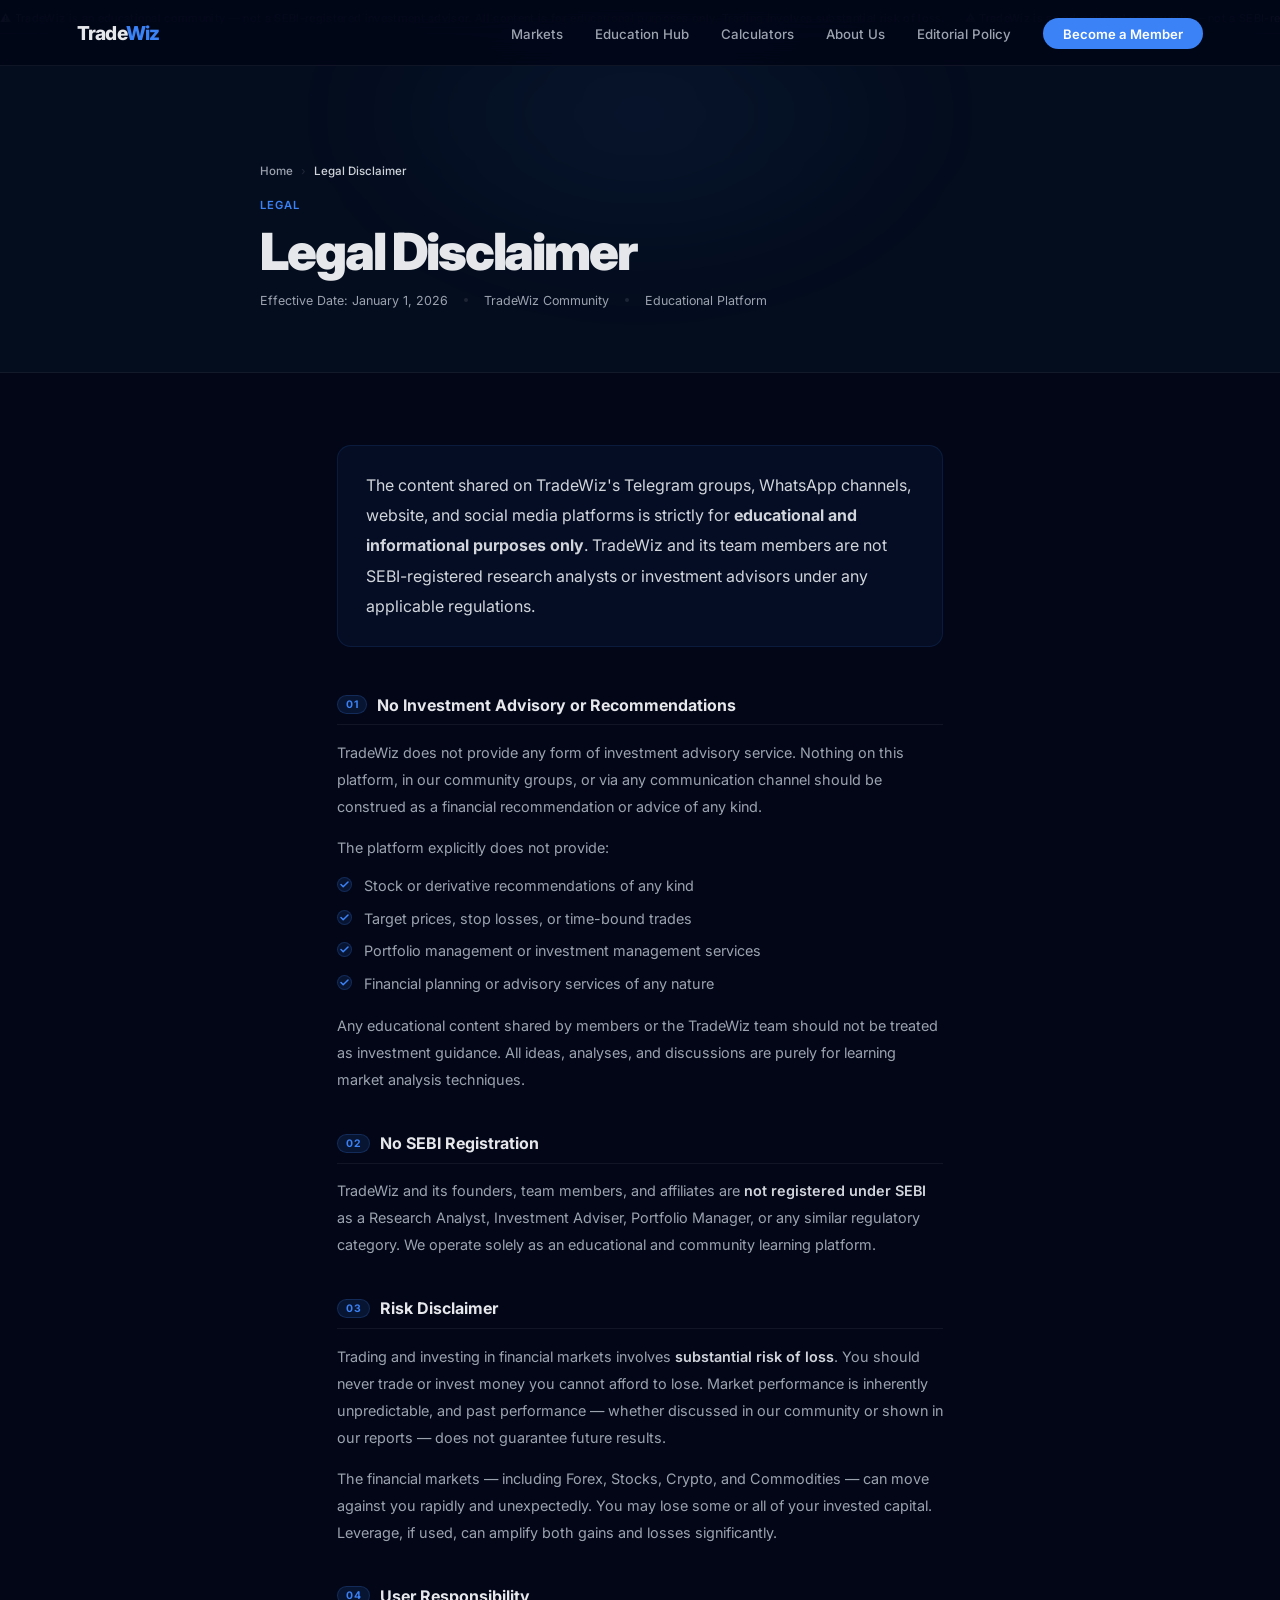
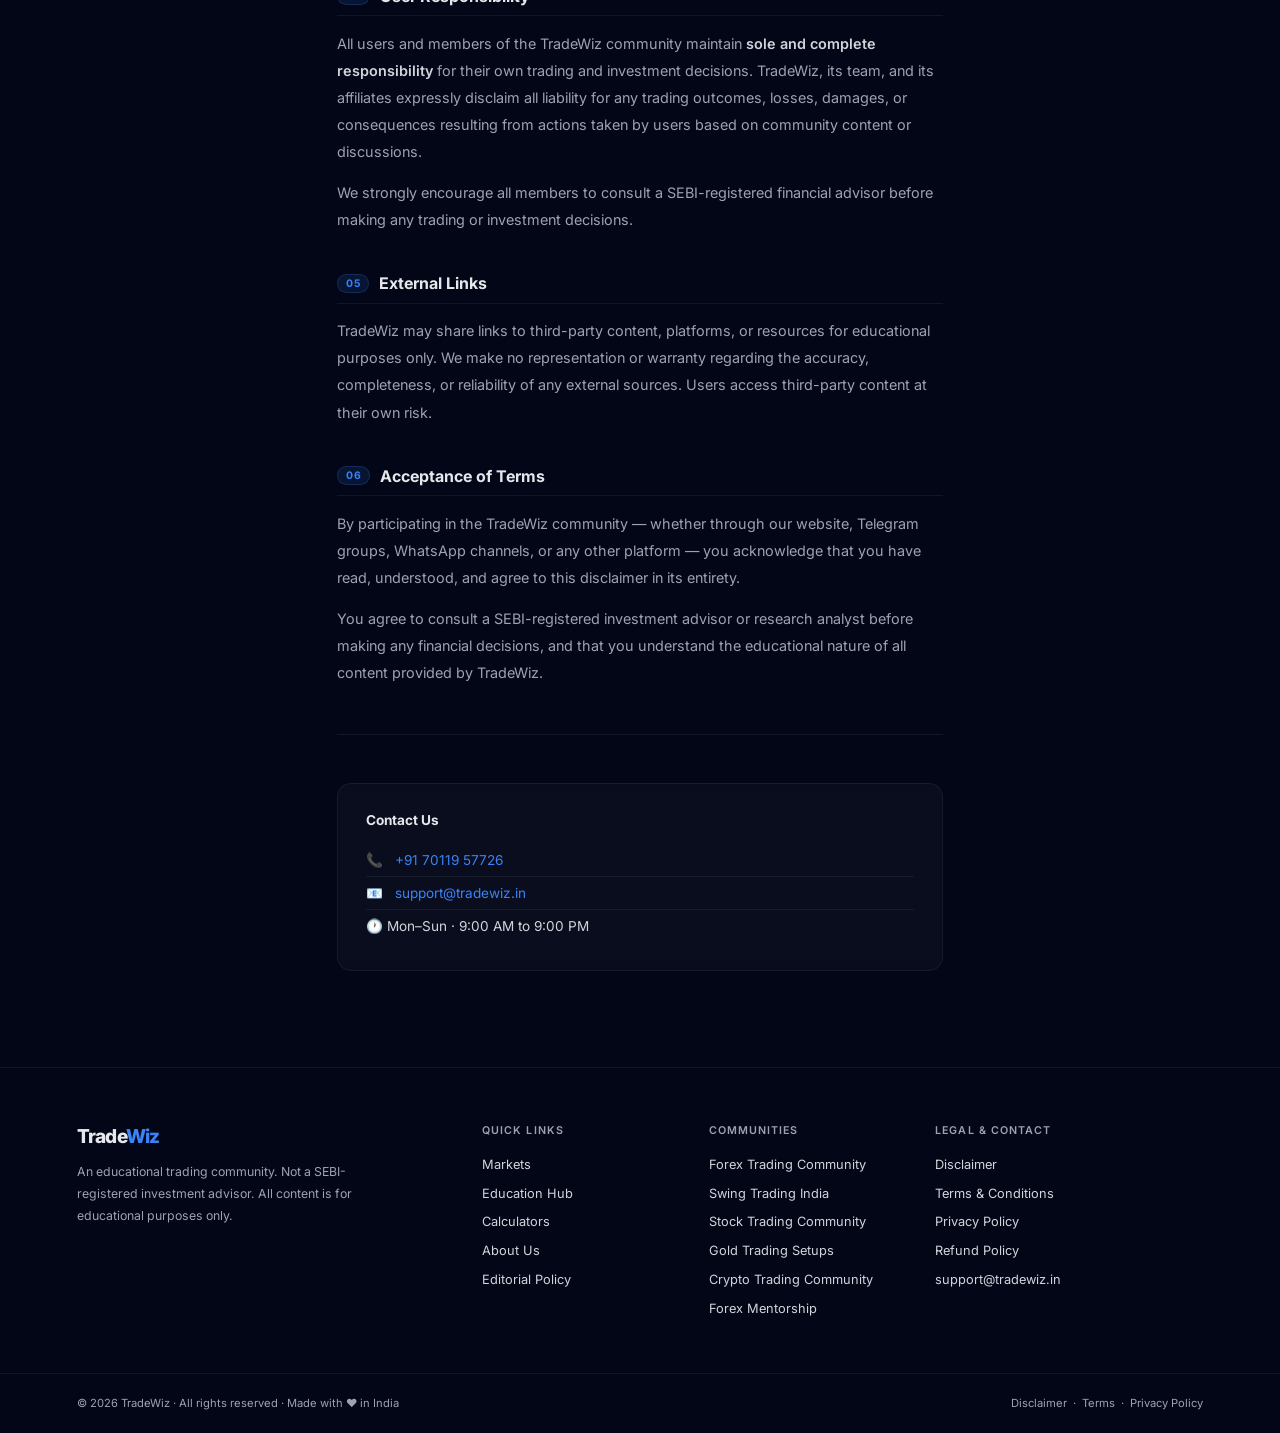
<file: disclaimer.html>
<!DOCTYPE html>
<html lang="en">
<head>
  <link rel="preconnect" href="https://fonts.googleapis.com">
  <link rel="preconnect" href="https://fonts.gstatic.com" crossorigin>
  <link rel="alternate" hreflang="en-IN" href="https://www.tradewiz.in/disclaimer">
  <link rel="alternate" hreflang="x-default" href="https://www.tradewiz.in/disclaimer">
  <meta name="geo.region" content="IN">
  <meta name="geo.placename" content="India">
  <!-- Google tag (gtag.js) -->
  <script async src="https://www.googletagmanager.com/gtag/js?id=G-MNBHR93N0V"></script>
  <script>
    window.dataLayer = window.dataLayer || [];
    function gtag(){dataLayer.push(arguments);}
    gtag('js', new Date());

    gtag('config', 'G-MNBHR93N0V');
  </script>
  <meta charset="UTF-8">
  <link rel="icon" type="image/png" href="/favicon.png">
  <link rel="apple-touch-icon" href="/favicon.png">
  <meta name="viewport" content="width=device-width, initial-scale=1.0">
    <meta name="description" content="Official legal disclaimer for TradeWiz. TradeWiz is an educational trading community and is not registered with SEBI as an investment advisor.">
  <link rel="canonical" href="https://www.tradewiz.in/disclaimer">
  <meta property="og:type" content="website">
  <meta property="og:title" content="Legal Disclaimer — TradeWiz Educational Community">
  <meta property="og:description" content="Official legal disclaimer for TradeWiz. TradeWiz is an educational trading community and is not registered with SEBI as an investment advisor.">
  <meta property="og:url" content="https://www.tradewiz.in/disclaimer">
  <title>Legal Disclaimer — TradeWiz Educational Community</title>
  <link rel="preconnect" href="https://fonts.googleapis.com">
  <link href="https://fonts.googleapis.com/css2?family=Inter:wght@300;400;500;600;700;800;900&display=swap&display=swap" rel="stylesheet">
  <style>
    :root {
      --bg: #020617; --bg2: #040d1e; --card: rgba(255,255,255,0.03); --card2: rgba(255,255,255,0.05);
      --border: rgba(255,255,255,0.06); --border2: rgba(255,255,255,0.1);
      --blue: #3B82F6; --blue-dim: rgba(59,130,246,0.12);
      --text: #E5E7EB; --muted: #9CA3AF; --mid: #D1D5DB; --r: 14px;
    }
    *, *::before, *::after { box-sizing: border-box; margin: 0; padding: 0; }
    html { scroll-behavior: smooth; }
    body { font-family: 'Inter', sans-serif; background: var(--bg); color: var(--text); overflow-x: hidden; -webkit-font-smoothing: antialiased; }

    /* TICKER */
    .ticker { background: var(--bg2); border-bottom: 1px solid var(--border); padding: 0.4rem 0; overflow: hidden; white-space: nowrap; position: relative; z-index: 10; }
    .ticker-inner { display: inline-block; animation: tick 38s linear infinite; font-size: 0.68rem; color: var(--muted); letter-spacing: 0.03em; }
    @keyframes tick { from{transform:translateX(100vw)} to{transform:translateX(-100%)} }

    /* NAV */
    nav { position: fixed; top: 0; left: 0; right: 0; z-index: 100; display: flex; align-items: center; justify-content: space-between; padding: 0 6vw; height: 66px; background: rgba(2,6,23,0.92); backdrop-filter: blur(20px); border-bottom: 1px solid var(--border); }
    .nav-logo { font-size: 1.2rem; font-weight: 800; letter-spacing: -0.04em; text-decoration: none; color: var(--text); }
    .nav-logo span { color: var(--blue); }
    .nav-links { display: flex; gap: 2rem; align-items: center; list-style: none; }
    .nav-links a { font-size: 0.83rem; font-weight: 500; color: var(--muted); text-decoration: none; transition: color 0.2s; }
    .nav-links a:hover { color: var(--text); }
    .nav-cta { background: var(--blue) !important; color: #fff !important; padding: 0.48rem 1.25rem; border-radius: 100px; font-weight: 600 !important; font-size: 0.82rem !important; transition: background 0.2s, transform 0.2s !important; }
    .nav-cta:hover { background: #2563EB !important; transform: translateY(-1px); }
    .nav-hamburger { display: none; flex-direction: column; gap: 5px; cursor: pointer; padding: 6px; background: none; border: none; z-index: 200; }
    .nav-hamburger span { display: block; width: 22px; height: 2px; background: var(--text); border-radius: 2px; transition: transform 0.32s cubic-bezier(0.16,1,0.3,1), opacity 0.2s; transform-origin: center; }
    .nav-hamburger.open span:nth-child(1) { transform: translateY(7px) rotate(45deg); }
    .nav-hamburger.open span:nth-child(2) { opacity: 0; transform: scaleX(0); }
    .nav-hamburger.open span:nth-child(3) { transform: translateY(-7px) rotate(-45deg); }
    .mobile-nav { position: fixed; inset: 0; z-index: 150; background: rgba(2,6,23,0.97); backdrop-filter: blur(24px); display: flex; flex-direction: column; align-items: center; justify-content: center; gap: 0.2rem; transform: translateX(100%); transition: transform 0.45s cubic-bezier(0.16,1,0.3,1); pointer-events: none; }
    .mobile-nav.open { transform: translateX(0); pointer-events: all; }
    .mobile-nav a { font-size: 1.5rem; font-weight: 700; letter-spacing: -0.03em; color: var(--mid); text-decoration: none; padding: 0.75rem 0; opacity: 0; transform: translateX(28px); transition: color 0.2s, opacity 0.4s ease, transform 0.4s ease; }
    .mobile-nav.open a { opacity: 1; transform: translateX(0); }
    .mobile-nav.open a:nth-child(1){transition-delay:0.06s}.mobile-nav.open a:nth-child(2){transition-delay:0.12s}.mobile-nav.open a:nth-child(3){transition-delay:0.18s}.mobile-nav.open a:nth-child(4){transition-delay:0.24s}.mobile-nav.open a:nth-child(5){transition-delay:0.30s}.mobile-nav.open a:nth-child(6){transition-delay:0.36s}
    .mobile-nav a:hover { color: var(--text); }
    .mobile-nav .m-cta { margin-top: 1.25rem; background: var(--blue) !important; color: #fff !important; padding: 0.85rem 2.5rem; border-radius: 100px; font-size: 1rem !important; font-weight: 600; }

    /* LEGAL HERO */
    .legal-hero { padding: 130px 6vw 64px; background: var(--bg2); position: relative; overflow: hidden; border-bottom: 1px solid var(--border); }
    .legal-hero::before { content: ''; position: absolute; top: -120px; left: 50%; transform: translateX(-50%); width: 700px; height: 400px; background: radial-gradient(ellipse, rgba(59,130,246,0.07) 0%, transparent 65%); filter: blur(40px); pointer-events: none; }
    .legal-breadcrumb { font-size: 0.72rem; font-weight: 500; color: var(--muted); margin-bottom: 1.25rem; display: flex; align-items: center; gap: 0.5rem; }
    .legal-breadcrumb a { color: var(--muted); text-decoration: none; transition: color 0.2s; }
    .legal-breadcrumb a:hover { color: var(--blue); }
    .legal-breadcrumb span { color: var(--border2); }
    .legal-tag { font-size: 0.7rem; font-weight: 600; letter-spacing: 0.1em; text-transform: uppercase; color: var(--blue); margin-bottom: 0.75rem; display: block; }
    .legal-title { font-size: clamp(2rem, 4vw, 3.2rem); font-weight: 900; letter-spacing: -0.04em; line-height: 1.08; color: var(--text); margin-bottom: 0.85rem; }
    .legal-meta { font-size: 0.78rem; color: var(--muted); display: flex; align-items: center; gap: 1rem; flex-wrap: wrap; }
    .legal-meta-dot { width: 4px; height: 4px; border-radius: 50%; background: var(--border2); }

    /* LEGAL CONTENT */
    .legal-wrap { max-width: 760px; margin: 0 auto; padding: 72px 6vw 96px; }
    .legal-section { margin-bottom: 2.5rem; }
    .legal-section:first-child { margin-bottom: 2rem; }
    .legal-intro { font-size: 1rem; color: var(--mid); line-height: 1.9; padding: 1.5rem 1.75rem; background: rgba(59,130,246,0.06); border: 1px solid rgba(59,130,246,0.12); border-radius: var(--r); margin-bottom: 3rem; }
    .legal-h2 { font-size: 1rem; font-weight: 700; color: var(--text); margin-bottom: 0.85rem; padding-bottom: 0.6rem; border-bottom: 1px solid var(--border); display: flex; align-items: center; gap: 0.6rem; }
    .legal-h2-num { font-size: 0.65rem; font-weight: 700; letter-spacing: 0.08em; color: var(--blue); background: var(--blue-dim); border: 1px solid rgba(59,130,246,0.2); padding: 2px 8px; border-radius: 100px; }
    .legal-p { font-size: 0.9rem; color: var(--muted); line-height: 1.88; margin-bottom: 0.85rem; }
    .legal-p strong { color: var(--mid); font-weight: 600; }
    .legal-ul { list-style: none; margin: 0.5rem 0 1rem; display: flex; flex-direction: column; gap: 0.55rem; }
    .legal-ul li { font-size: 0.9rem; color: var(--muted); line-height: 1.65; display: flex; align-items: flex-start; gap: 0.75rem; }
    .legal-ul li::before { content: ''; width: 15px; height: 15px; flex-shrink: 0; margin-top: 3px; border-radius: 50%; background: var(--blue-dim) url("data:image/svg+xml,%3Csvg width='9' height='7' viewBox='0 0 9 7' fill='none' xmlns='http://www.w3.org/2000/svg'%3E%3Cpath d='M1 3.5L3.2 5.8L8 1' stroke='%233B82F6' stroke-width='1.5' stroke-linecap='round' stroke-linejoin='round'/%3E%3C/svg%3E") no-repeat center; border: 1px solid rgba(59,130,246,0.2); }
    .legal-divider { height: 1px; background: var(--border); margin: 3rem 0; }
    .legal-contact-card { background: var(--card); border: 1px solid var(--border); border-radius: var(--r); padding: 1.75rem; backdrop-filter: blur(6px); }
    .legal-contact-card h3 { font-size: 0.85rem; font-weight: 700; color: var(--text); margin-bottom: 1rem; }
    .legal-contact-row { display: flex; align-items: center; gap: 0.75rem; font-size: 0.85rem; color: var(--mid); padding: 0.5rem 0; border-bottom: 1px solid var(--border); }
    .legal-contact-row:last-child { border-bottom: none; }
    .legal-contact-row a { color: var(--blue); text-decoration: none; }
    .legal-contact-row a:hover { text-decoration: underline; }

    /* FOOTER */
    footer { border-top: 1px solid var(--border); padding: 3.5rem 6vw; display: grid; grid-template-columns: 2fr 1fr 1fr 1.5fr; gap: 3rem; background: var(--bg); }
    .fb .nav-logo { display: block; margin-bottom: 0.85rem; }
    .fb p { font-size: 0.77rem; color: var(--muted); line-height: 1.75; max-width: 280px; }
    .fc h4 { font-size: 0.67rem; font-weight: 600; letter-spacing: 0.1em; text-transform: uppercase; color: var(--muted); margin-bottom: 1rem; }
    .fc ul { list-style: none; display: flex; flex-direction: column; gap: 0.55rem; }
    .fc ul a { font-size: 0.8rem; color: var(--mid); text-decoration: none; transition: color 0.2s; }
    .fc ul a:hover { color: var(--text); }
    .fbot { border-top: 1px solid var(--border); padding: 1.4rem 6vw; display: flex; justify-content: space-between; align-items: center; font-size: 0.7rem; color: var(--muted); flex-wrap: wrap; gap: 0.5rem; background: var(--bg); }
    .fbot a { color: var(--muted); text-decoration: none; }
    .fbot a:hover { color: var(--text); }

    /* RESPONSIVE */
    @media (max-width: 768px) {
      .nav-links { display: none; }
      .nav-hamburger { display: flex; }
      .legal-wrap { padding: 56px 5vw 72px; }
      footer { grid-template-columns: 1fr 1fr; gap: 2rem; }
    }
    @media (max-width: 540px) {
      footer { grid-template-columns: 1fr; }
      .legal-hero { padding: 110px 5vw 48px; }
    }
  </style>
  <!-- BreadcrumbList Schema -->
  <script type="application/ld+json">
  {
    "@context": "https://schema.org",
    "@type": "BreadcrumbList",
    "itemListElement": [{
      "@type": "ListItem",
      "position": 1,
      "name": "Home",
      "item": "https://www.tradewiz.in/"
    },{
      "@type": "ListItem",
      "position": 2,
      "name": "Legal Disclaimer",
      "item": "https://www.tradewiz.in/disclaimer"
    }]
  }
  </script>
</head>
<body>

  <div class="ticker">
    <span class="ticker-inner">⚠ TradeWiz is an educational community — not a SEBI-registered investment advisor. All content is for educational purposes only. Trading involves substantial risk of loss. &nbsp;&nbsp;&nbsp;&nbsp; ⚠ TradeWiz is an educational community — not a SEBI-registered investment advisor. All content is for educational purposes only. &nbsp;&nbsp;&nbsp;&nbsp;</span>
  </div>

  <nav id="mainNav">
    <a href="/" class="nav-logo">Trade<span>Wiz</span></a>
    <ul class="nav-links">
      <li><a href="/#we-trade">Markets</a></li>
      <li><a href="/education">Education Hub</a></li>
      <li><a href="/calculator">Calculators</a></li>
      <li><a href="/about">About Us</a></li>
      <li><a href="/editorial-policy">Editorial Policy</a></li>
      <li><a href="/#pricing" class="nav-cta">Become a Member</a></li>
    </ul>
    <button class="nav-hamburger" id="hamburger" aria-label="Menu">
      <span></span><span></span><span></span>
    </button>
  </nav>

  <div class="mobile-nav" id="mobileNav">
    <a href="/#we-trade">Markets</a>
    <a href="/education">Education Hub</a>
    <a href="/calculator">Calculators</a>
    <a href="/about">About Us</a>
    <a href="/editorial-policy">Editorial Policy</a>
    <a href="/#pricing" class="m-cta">Become a Member</a>
  </div>

  <div class="legal-hero">
    <div style="max-width:760px;margin:0 auto;position:relative;z-index:1;">
      <div class="legal-breadcrumb">
        <a href="/">Home</a>
        <span>›</span>
        <span style="color:var(--mid)">Legal Disclaimer</span>
      </div>
      <span class="legal-tag">Legal</span>
      <h1 class="legal-title">Legal Disclaimer</h1>
      <div class="legal-meta">
        <span>Effective Date: January 1, 2026</span>
        <div class="legal-meta-dot"></div>
        <span>TradeWiz Community</span>
        <div class="legal-meta-dot"></div>
        <span>Educational Platform</span>
      </div>
    </div>
  </div>

  <div class="legal-wrap">

    <div class="legal-intro">
      The content shared on TradeWiz's Telegram groups, WhatsApp channels, website, and social media platforms is strictly for <strong>educational and informational purposes only</strong>. TradeWiz and its team members are not SEBI-registered research analysts or investment advisors under any applicable regulations.
    </div>

    <div class="legal-section">
      <div class="legal-h2"><span class="legal-h2-num">01</span>No Investment Advisory or Recommendations</div>
      <p class="legal-p">TradeWiz does not provide any form of investment advisory service. Nothing on this platform, in our community groups, or via any communication channel should be construed as a financial recommendation or advice of any kind.</p>
      <p class="legal-p">The platform explicitly does not provide:</p>
      <ul class="legal-ul">
        <li>Stock or derivative recommendations of any kind</li>
        <li>Target prices, stop losses, or time-bound trades</li>
        <li>Portfolio management or investment management services</li>
        <li>Financial planning or advisory services of any nature</li>
      </ul>
      <p class="legal-p">Any educational content shared by members or the TradeWiz team should not be treated as investment guidance. All ideas, analyses, and discussions are purely for learning market analysis techniques.</p>
    </div>

    <div class="legal-section">
      <div class="legal-h2"><span class="legal-h2-num">02</span>No SEBI Registration</div>
      <p class="legal-p">TradeWiz and its founders, team members, and affiliates are <strong>not registered under SEBI</strong> as a Research Analyst, Investment Adviser, Portfolio Manager, or any similar regulatory category. We operate solely as an educational and community learning platform.</p>
    </div>

    <div class="legal-section">
      <div class="legal-h2"><span class="legal-h2-num">03</span>Risk Disclaimer</div>
      <p class="legal-p">Trading and investing in financial markets involves <strong>substantial risk of loss</strong>. You should never trade or invest money you cannot afford to lose. Market performance is inherently unpredictable, and past performance — whether discussed in our community or shown in our reports — does not guarantee future results.</p>
      <p class="legal-p">The financial markets — including Forex, Stocks, Crypto, and Commodities — can move against you rapidly and unexpectedly. You may lose some or all of your invested capital. Leverage, if used, can amplify both gains and losses significantly.</p>
    </div>

    <div class="legal-section">
      <div class="legal-h2"><span class="legal-h2-num">04</span>User Responsibility</div>
      <p class="legal-p">All users and members of the TradeWiz community maintain <strong>sole and complete responsibility</strong> for their own trading and investment decisions. TradeWiz, its team, and its affiliates expressly disclaim all liability for any trading outcomes, losses, damages, or consequences resulting from actions taken by users based on community content or discussions.</p>
      <p class="legal-p">We strongly encourage all members to consult a SEBI-registered financial advisor before making any trading or investment decisions.</p>
    </div>

    <div class="legal-section">
      <div class="legal-h2"><span class="legal-h2-num">05</span>External Links</div>
      <p class="legal-p">TradeWiz may share links to third-party content, platforms, or resources for educational purposes only. We make no representation or warranty regarding the accuracy, completeness, or reliability of any external sources. Users access third-party content at their own risk.</p>
    </div>

    <div class="legal-section">
      <div class="legal-h2"><span class="legal-h2-num">06</span>Acceptance of Terms</div>
      <p class="legal-p">By participating in the TradeWiz community — whether through our website, Telegram groups, WhatsApp channels, or any other platform — you acknowledge that you have read, understood, and agree to this disclaimer in its entirety.</p>
      <p class="legal-p">You agree to consult a SEBI-registered investment advisor or research analyst before making any financial decisions, and that you understand the educational nature of all content provided by TradeWiz.</p>
    </div>

    <div class="legal-divider"></div>

    <div class="legal-contact-card">
      <h3>Contact Us</h3>
      <div class="legal-contact-row">📞 <a href="tel:+917011957726">+91 70119 57726</a></div>
      <div class="legal-contact-row">📧 <a href="mailto:support@tradewiz.in">support@tradewiz.in</a></div>
      <div class="legal-contact-row">🕐 Mon–Sun · 9:00 AM to 9:00 PM</div>
    </div>

  </div>

  <footer>
    <div class="fb">
      <a href="/" class="nav-logo">Trade<span>Wiz</span></a>
      <p>An educational trading community. Not a SEBI-registered investment advisor. All content is for educational purposes only.</p>
    </div>
    <div class="fc">
      <h4>Quick Links</h4>
      <ul>
        <li><a href="/#we-trade">Markets</a></li>
        <li><a href="/education">Education Hub</a></li>
        <li><a href="/calculator">Calculators</a></li>
        <li><a href="/about">About Us</a></li>
        <li><a href="/editorial-policy">Editorial Policy</a></li>
      </ul>
    </div>
    <div class="fc">
      <h4>Communities</h4>
      <ul>
        <li><a href="/forex-trading-community">Forex Trading Community</a></li>
        <li><a href="/swing-trading-india">Swing Trading India</a></li>
        <li><a href="/stock-trading-community">Stock Trading Community</a></li>
        <li><a href="/gold-trading-setups">Gold Trading Setups</a></li>
        <li><a href="/crypto-trading-community">Crypto Trading Community</a></li>
        <li><a href="/forex-mentorship">Forex Mentorship</a></li>
      </ul>
    </div>
    <div class="fc">
      <h4>Legal &amp; Contact</h4>
      <ul>
        <li><a href="/disclaimer">Disclaimer</a></li>
        <li><a href="/terms">Terms &amp; Conditions</a></li>
        <li><a href="/privacy">Privacy Policy</a></li>
        <li><a href="/refund">Refund Policy</a></li>
        <li><a href="mailto:support@tradewiz.in">support@tradewiz.in</a></li>
      </ul>
    </div>
  </footer>
  <div class="fbot">
    <span>© 2026 TradeWiz · All rights reserved · Made with ❤ in India</span>
    <span><a href="/disclaimer">Disclaimer</a> &nbsp;·&nbsp; <a href="/terms">Terms</a> &nbsp;·&nbsp; <a href="/privacy">Privacy Policy</a></span>
  </div>

  <script>
    const hamburger = document.getElementById('hamburger');
    const mobileNav = document.getElementById('mobileNav');
    hamburger.addEventListener('click', () => {
      hamburger.classList.toggle('open');
      mobileNav.classList.toggle('open');
      document.body.style.overflow = mobileNav.classList.contains('open') ? 'hidden' : '';
    });
    document.querySelectorAll('.mobile-nav a').forEach(link => {
      link.addEventListener('click', () => {
        hamburger.classList.remove('open');
        mobileNav.classList.remove('open');
        document.body.style.overflow = '';
      });
    });
  </script>
</body>
</html>
</file>
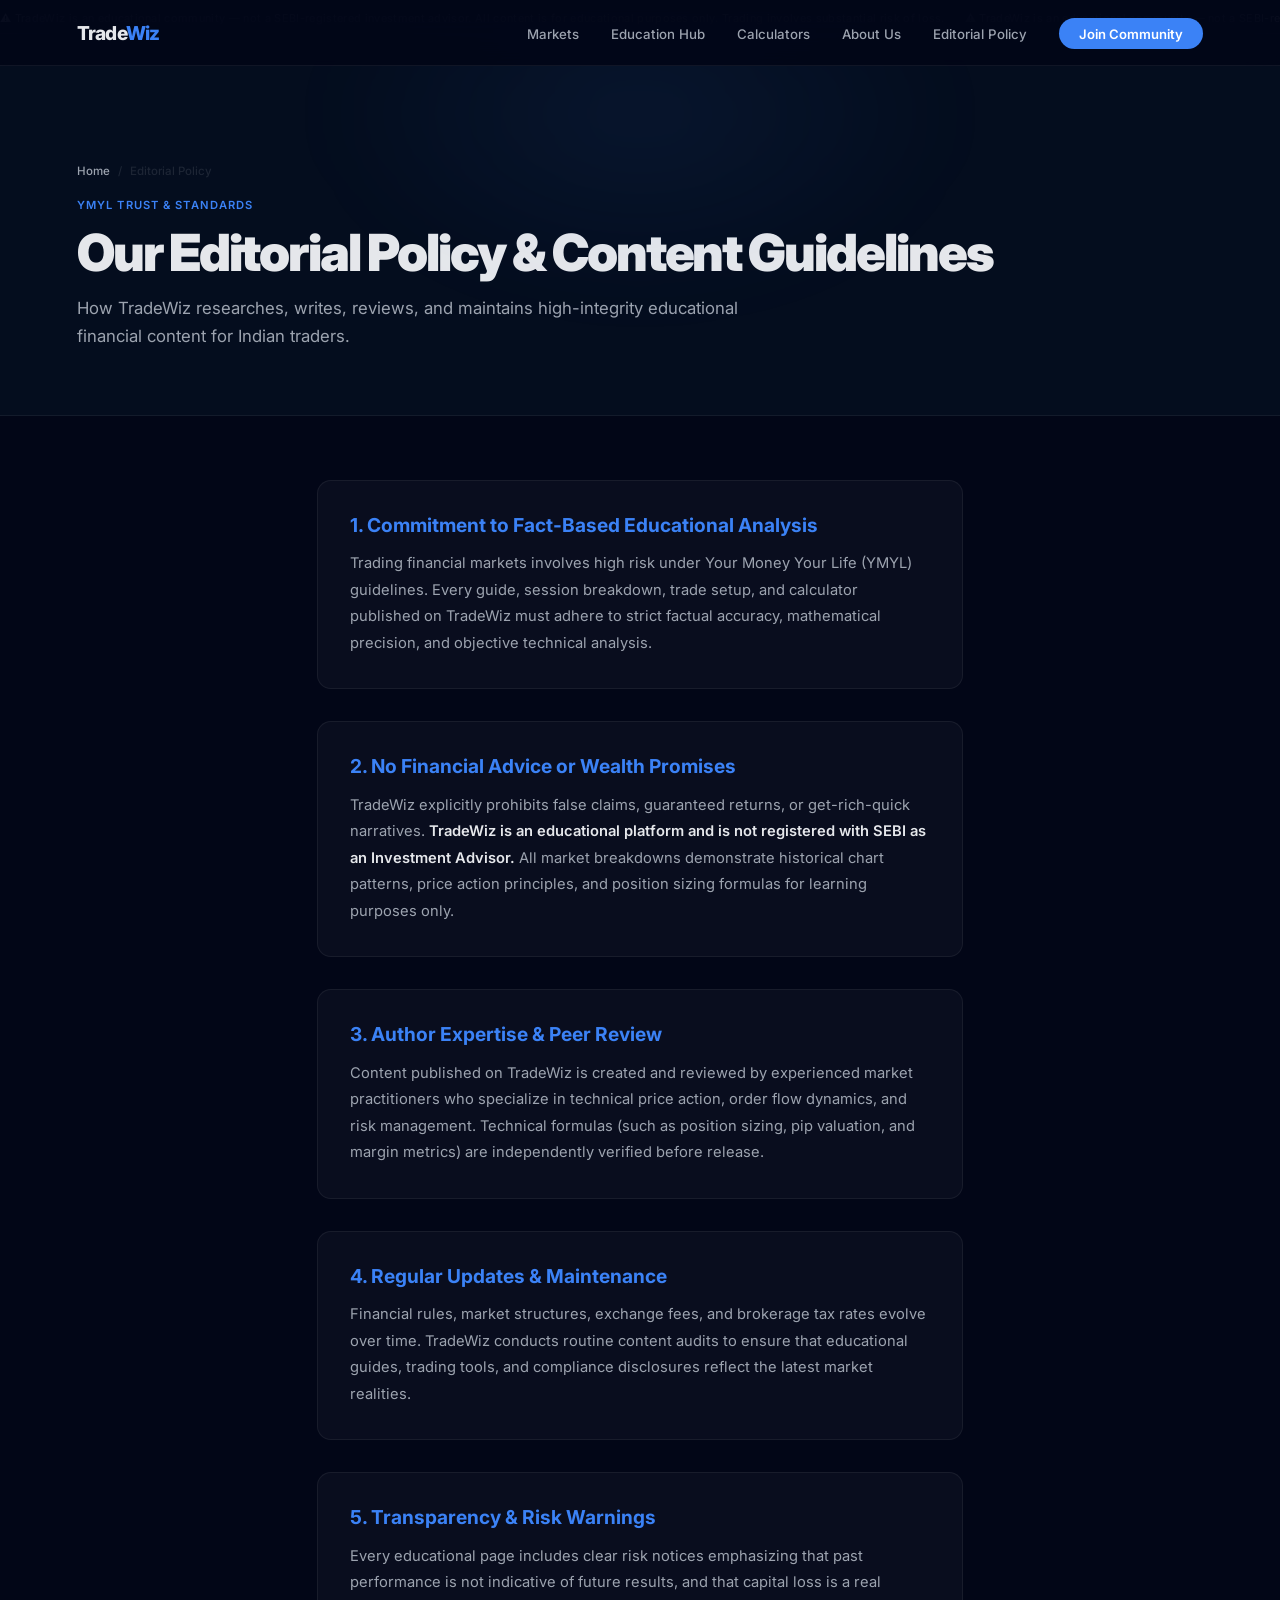
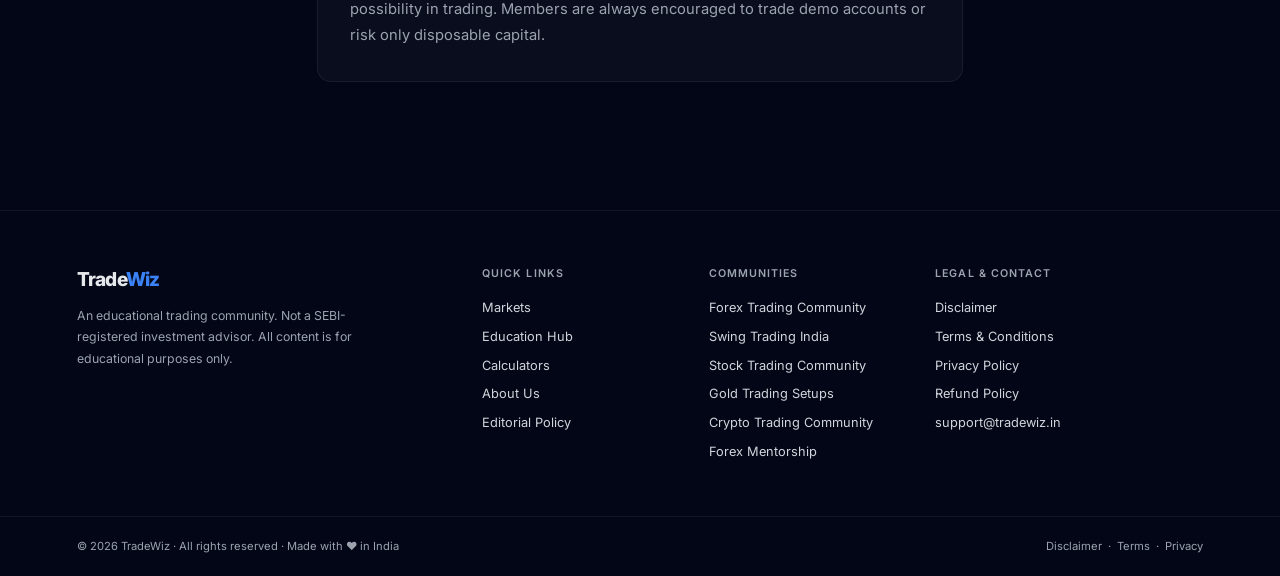
<file: editorial-policy.html>
<!DOCTYPE html>
<html lang="en">
<head>
  <link rel="preconnect" href="https://fonts.googleapis.com">
  <link rel="preconnect" href="https://fonts.gstatic.com" crossorigin>
  <link rel="alternate" hreflang="en-IN" href="https://www.tradewiz.in/editorial-policy">
  <link rel="alternate" hreflang="x-default" href="https://www.tradewiz.in/editorial-policy">
  <meta name="geo.region" content="IN">
  <meta name="geo.placename" content="India">
  <!-- Google tag (gtag.js) -->
  <script async src="https://www.googletagmanager.com/gtag/js?id=G-MNBHR93N0V"></script>
  <script>
    window.dataLayer = window.dataLayer || [];
    function gtag(){dataLayer.push(arguments);}
    gtag('js', new Date());

    gtag('config', 'G-MNBHR93N0V');
  </script>
  <meta charset="UTF-8">
  <link rel="icon" type="image/png" href="/favicon.png">
  <link rel="apple-touch-icon" href="/favicon.png">
  <meta name="viewport" content="width=device-width, initial-scale=1.0">
  <title>Editorial Policy &amp; Standards — TradeWiz</title>
  <meta name="description" content="Read TradeWiz's official Editorial Policy. Learn how we research, review, and maintain objective, accurate, and responsible financial education for Indian traders.">
  <meta name="keywords" content="TradeWiz editorial policy, financial education standards, trading content guidelines, SEBI educational disclaimers">
  <meta name="robots" content="index, follow">
  <link rel="canonical" href="https://www.tradewiz.in/editorial-policy">

  <!-- Open Graph -->
  <meta property="og:type" content="website">
  <meta property="og:site_name" content="TradeWiz">
  <meta property="og:title" content="Editorial Policy &amp; Standards — TradeWiz">
  <meta property="og:description" content="Our commitment to accuracy, objectivity, risk disclosure, and responsible financial communication.">
  <meta property="og:image" content="https://www.tradewiz.in/og-image.png">
  <meta property="og:url" content="https://www.tradewiz.in/editorial-policy">

  <!-- Twitter -->
  <meta name="twitter:card" content="summary_large_image">
  <meta name="twitter:site" content="@tradewiz_in">
  <meta name="twitter:title" content="Editorial Policy &amp; Standards — TradeWiz">
  <meta name="twitter:description" content="Our commitment to accuracy, objectivity, risk disclosure, and responsible financial communication.">
  <meta name="twitter:image" content="https://www.tradewiz.in/og-image.png">

  <link href="https://fonts.googleapis.com/css2?family=Inter:wght@300;400;500;600;700;800;900&display=swap" rel="stylesheet">
  <style>
    :root {
      --bg: #020617; --bg2: #040d1e; --card: rgba(255,255,255,0.03); --card2: rgba(255,255,255,0.05);
      --border: rgba(255,255,255,0.06); --border2: rgba(255,255,255,0.1);
      --blue: #3B82F6; --blue-dim: rgba(59,130,246,0.12);
      --text: #E5E7EB; --muted: #9CA3AF; --mid: #D1D5DB; --r: 14px;
    }
    *, *::before, *::after { box-sizing: border-box; margin: 0; padding: 0; }
    html { scroll-behavior: smooth; }
    body { font-family: 'Inter', sans-serif; background: var(--bg); color: var(--text); overflow-x: hidden; -webkit-font-smoothing: antialiased; }

    /* TICKER */
    .ticker { background: var(--bg2); border-bottom: 1px solid var(--border); padding: 0.4rem 0; overflow: hidden; white-space: nowrap; position: relative; z-index: 10; }
    .ticker-inner { display: inline-block; animation: tick 38s linear infinite; font-size: 0.68rem; color: var(--muted); letter-spacing: 0.03em; }
    @keyframes tick { from{transform:translateX(100vw)} to{transform:translateX(-100%)} }

    /* NAV */
    nav { position: fixed; top: 0; left: 0; right: 0; z-index: 100; display: flex; align-items: center; justify-content: space-between; padding: 0 6vw; height: 66px; background: rgba(2,6,23,0.92); backdrop-filter: blur(20px); border-bottom: 1px solid var(--border); }
    .nav-logo { font-size: 1.2rem; font-weight: 800; letter-spacing: -0.04em; text-decoration: none; color: var(--text); }
    .nav-logo span { color: var(--blue); }
    .nav-links { display: flex; gap: 2rem; align-items: center; list-style: none; }
    .nav-links a { font-size: 0.83rem; font-weight: 500; color: var(--muted); text-decoration: none; transition: color 0.2s; }
    .nav-links a:hover { color: var(--text); }
    .nav-cta { background: var(--blue) !important; color: #fff !important; padding: 0.48rem 1.25rem; border-radius: 100px; font-weight: 600 !important; font-size: 0.82rem !important; transition: background 0.2s, transform 0.2s !important; }
    .nav-cta:hover { background: #2563EB !important; transform: translateY(-1px); }
    .nav-hamburger { display: none; flex-direction: column; gap: 5px; cursor: pointer; padding: 6px; background: none; border: none; z-index: 200; }
    .nav-hamburger span { display: block; width: 22px; height: 2px; background: var(--text); border-radius: 2px; transition: transform 0.32s cubic-bezier(0.16,1,0.3,1), opacity 0.2s; transform-origin: center; }
    .nav-hamburger.open span:nth-child(1) { transform: translateY(7px) rotate(45deg); }
    .nav-hamburger.open span:nth-child(2) { opacity: 0; transform: scaleX(0); }
    .nav-hamburger.open span:nth-child(3) { transform: translateY(-7px) rotate(-45deg); }
    .mobile-nav { position: fixed; inset: 0; z-index: 150; background: rgba(2,6,23,0.97); backdrop-filter: blur(24px); display: flex; flex-direction: column; align-items: center; justify-content: center; gap: 0.2rem; transform: translateX(100%); transition: transform 0.45s cubic-bezier(0.16,1,0.3,1); pointer-events: none; }
    .mobile-nav.open { transform: translateX(0); pointer-events: all; }
    .mobile-nav a { font-size: 1.5rem; font-weight: 700; letter-spacing: -0.03em; color: var(--mid); text-decoration: none; padding: 0.75rem 0; opacity: 0; transform: translateX(28px); transition: color 0.2s, opacity 0.4s ease, transform 0.4s ease; }
    .mobile-nav.open a { opacity: 1; transform: translateX(0); }
    .mobile-nav.open a:nth-child(1){transition-delay:0.06s}.mobile-nav.open a:nth-child(2){transition-delay:0.12s}.mobile-nav.open a:nth-child(3){transition-delay:0.18s}.mobile-nav.open a:nth-child(4){transition-delay:0.24s}.mobile-nav.open a:nth-child(5){transition-delay:0.30s}.mobile-nav.open a:nth-child(6){transition-delay:0.36s}
    .mobile-nav a:hover { color: var(--text); }
    .mobile-nav .m-cta { margin-top: 1.25rem; background: var(--blue) !important; color: #fff !important; padding: 0.85rem 2.5rem; border-radius: 100px; font-size: 1rem !important; font-weight: 600; }

    /* HERO */
    .hero { padding: 130px 6vw 64px; background: var(--bg2); position: relative; overflow: hidden; border-bottom: 1px solid var(--border); }
    .hero::before { content: ''; position: absolute; top: -120px; left: 50%; transform: translateX(-50%); width: 700px; height: 400px; background: radial-gradient(ellipse, rgba(59,130,246,0.08) 0%, transparent 65%); filter: blur(40px); pointer-events: none; }
    .breadcrumb { font-size: 0.72rem; font-weight: 500; color: var(--muted); margin-bottom: 1.25rem; display: flex; align-items: center; gap: 0.5rem; }
    .breadcrumb a { color: var(--muted); text-decoration: none; transition: color 0.2s; }
    .breadcrumb a:hover { color: var(--blue); }
    .breadcrumb span { color: var(--border2); }
    .tag { font-size: 0.7rem; font-weight: 600; letter-spacing: 0.1em; text-transform: uppercase; color: var(--blue); margin-bottom: 0.75rem; display: block; }
    .title { font-size: clamp(2rem, 4vw, 3.2rem); font-weight: 900; letter-spacing: -0.04em; line-height: 1.1; color: var(--text); margin-bottom: 0.85rem; }
    .sub { font-size: 1.05rem; color: var(--muted); max-width: 680px; line-height: 1.7; }

    /* CONTENT */
    .wrap { max-width: 800px; margin: 0 auto; padding: 64px 6vw 96px; }
    .policy-card { background: var(--card); border: 1px solid var(--border); border-radius: var(--r); padding: 2rem; margin-bottom: 2rem; }
    .policy-card h2 { font-size: 1.2rem; font-weight: 700; color: var(--blue); margin-bottom: 0.85rem; }
    .policy-card p { font-size: 0.92rem; color: var(--muted); line-height: 1.8; margin-bottom: 0.75rem; }
    .policy-card p:last-child { margin-bottom: 0; }
    .policy-card strong { color: var(--text); font-weight: 600; }

    /* FOOTER */
    footer { border-top: 1px solid var(--border); padding: 3.5rem 6vw; display: grid; grid-template-columns: 2fr 1fr 1fr 1.5fr; gap: 3rem; background: var(--bg); }
    .fb .nav-logo { display: block; margin-bottom: 0.85rem; }
    .fb p { font-size: 0.77rem; color: var(--muted); line-height: 1.75; max-width: 280px; }
    .fc h4 { font-size: 0.67rem; font-weight: 600; letter-spacing: 0.1em; text-transform: uppercase; color: var(--muted); margin-bottom: 1rem; }
    .fc ul { list-style: none; display: flex; flex-direction: column; gap: 0.55rem; }
    .fc ul a { font-size: 0.8rem; color: var(--mid); text-decoration: none; transition: color 0.2s; }
    .fc ul a:hover { color: var(--text); }
    .fbot { border-top: 1px solid var(--border); padding: 1.4rem 6vw; display: flex; justify-content: space-between; align-items: center; font-size: 0.7rem; color: var(--muted); flex-wrap: wrap; gap: 0.5rem; background: var(--bg); }
    .fbot a { color: var(--muted); text-decoration: none; }
    .fbot a:hover { color: var(--text); }

    @media (max-width: 768px) {
      .nav-links { display: none; }
      .nav-hamburger { display: flex; }
      .wrap { padding: 48px 5vw 72px; }
      footer { grid-template-columns: 1fr 1fr; gap: 2rem; }
    }
    @media (max-width: 540px) {
      footer { grid-template-columns: 1fr; }
      .hero { padding: 110px 5vw 48px; }
    }
  </style>

  <!-- BreadcrumbList Schema -->
  <script type="application/ld+json">
  {
    "@context": "https://schema.org",
    "@type": "BreadcrumbList",
    "itemListElement": [{
      "@type": "ListItem",
      "position": 1,
      "name": "Home",
      "item": "https://www.tradewiz.in/"
    },{
      "@type": "ListItem",
      "position": 2,
      "name": "Editorial Policy",
      "item": "https://www.tradewiz.in/editorial-policy"
    }]
  }
  </script>
</head>
<body>

  <div class="ticker">
    <span class="ticker-inner">⚠ TradeWiz is an educational community — not a SEBI-registered investment advisor. All content is for educational purposes only. Trading involves substantial risk of loss. &nbsp;&nbsp;&nbsp;&nbsp; ⚠ TradeWiz is an educational community — not a SEBI-registered investment advisor. All content is for educational purposes only. &nbsp;&nbsp;&nbsp;&nbsp;</span>
  </div>

  <nav>
    <a href="/" class="nav-logo">Trade<span>Wiz</span></a>
    <ul class="nav-links">
      <li><a href="/#we-trade">Markets</a></li>
      <li><a href="/education">Education Hub</a></li>
      <li><a href="/calculator">Calculators</a></li>
      <li><a href="/about">About Us</a></li>
      <li><a href="/editorial-policy">Editorial Policy</a></li>
      <li><a href="/#pricing" class="nav-cta">Join Community</a></li>
    </ul>
    <button class="nav-hamburger" id="hamburger" aria-label="Toggle navigation">
      <span></span><span></span><span></span>
    </button>
  </nav>

  <div class="mobile-nav" id="mobileNav">
    <a href="/#we-trade">Markets</a>
    <a href="/education">Education Hub</a>
    <a href="/calculator">Calculators</a>
    <a href="/about">About Us</a>
    <a href="/editorial-policy">Editorial Policy</a>
    <a href="/#pricing" class="m-cta">Join Community</a>
  </div>

  <header class="hero">
    <div class="breadcrumb">
      <a href="/">Home</a> <span>/</span> <span>Editorial Policy</span>
    </div>
    <span class="tag">YMYL Trust &amp; Standards</span>
    <h1 class="title">Our Editorial Policy &amp; Content Guidelines</h1>
    <p class="sub">How TradeWiz researches, writes, reviews, and maintains high-integrity educational financial content for Indian traders.</p>
  </header>

  <main class="wrap">
    <div class="policy-card">
      <h2>1. Commitment to Fact-Based Educational Analysis</h2>
      <p>Trading financial markets involves high risk under Your Money Your Life (YMYL) guidelines. Every guide, session breakdown, trade setup, and calculator published on TradeWiz must adhere to strict factual accuracy, mathematical precision, and objective technical analysis.</p>
    </div>

    <div class="policy-card">
      <h2>2. No Financial Advice or Wealth Promises</h2>
      <p>TradeWiz explicitly prohibits false claims, guaranteed returns, or get-rich-quick narratives. <strong>TradeWiz is an educational platform and is not registered with SEBI as an Investment Advisor.</strong> All market breakdowns demonstrate historical chart patterns, price action principles, and position sizing formulas for learning purposes only.</p>
    </div>

    <div class="policy-card">
      <h2>3. Author Expertise &amp; Peer Review</h2>
      <p>Content published on TradeWiz is created and reviewed by experienced market practitioners who specialize in technical price action, order flow dynamics, and risk management. Technical formulas (such as position sizing, pip valuation, and margin metrics) are independently verified before release.</p>
    </div>

    <div class="policy-card">
      <h2>4. Regular Updates &amp; Maintenance</h2>
      <p>Financial rules, market structures, exchange fees, and brokerage tax rates evolve over time. TradeWiz conducts routine content audits to ensure that educational guides, trading tools, and compliance disclosures reflect the latest market realities.</p>
    </div>

    <div class="policy-card">
      <h2>5. Transparency &amp; Risk Warnings</h2>
      <p>Every educational page includes clear risk notices emphasizing that past performance is not indicative of future results, and that capital loss is a real possibility in trading. Members are always encouraged to trade demo accounts or risk only disposable capital.</p>
    </div>
  </main>

  <footer>
    <div class="fb">
      <a href="/" class="nav-logo">Trade<span>Wiz</span></a>
      <p>An educational trading community. Not a SEBI-registered investment advisor. All content is for educational purposes only.</p>
    </div>
    <div class="fc">
      <h4>Quick Links</h4>
      <ul>
        <li><a href="/#we-trade">Markets</a></li>
        <li><a href="/education">Education Hub</a></li>
        <li><a href="/calculator">Calculators</a></li>
        <li><a href="/about">About Us</a></li>
        <li><a href="/editorial-policy">Editorial Policy</a></li>
      </ul>
    </div>
    <div class="fc">
      <h4>Communities</h4>
      <ul>
        <li><a href="/forex-trading-community">Forex Trading Community</a></li>
        <li><a href="/swing-trading-india">Swing Trading India</a></li>
        <li><a href="/stock-trading-community">Stock Trading Community</a></li>
        <li><a href="/gold-trading-setups">Gold Trading Setups</a></li>
        <li><a href="/crypto-trading-community">Crypto Trading Community</a></li>
        <li><a href="/forex-mentorship">Forex Mentorship</a></li>
      </ul>
    </div>
    <div class="fc">
      <h4>Legal &amp; Contact</h4>
      <ul>
        <li><a href="/disclaimer">Disclaimer</a></li>
        <li><a href="/terms">Terms &amp; Conditions</a></li>
        <li><a href="/privacy">Privacy Policy</a></li>
        <li><a href="/refund">Refund Policy</a></li>
        <li><a href="mailto:support@tradewiz.in">support@tradewiz.in</a></li>
      </ul>
    </div>
  </footer>

  <div class="fbot">
    <span>© 2026 TradeWiz · All rights reserved · Made with ❤ in India</span>
    <span><a href="/disclaimer">Disclaimer</a> &nbsp;·&nbsp; <a href="/terms">Terms</a> &nbsp;·&nbsp; <a href="/privacy">Privacy</a></span>
  </div>

  <script src="/assets/js/main.min.js" defer></script>
</body>
</html>
</file>
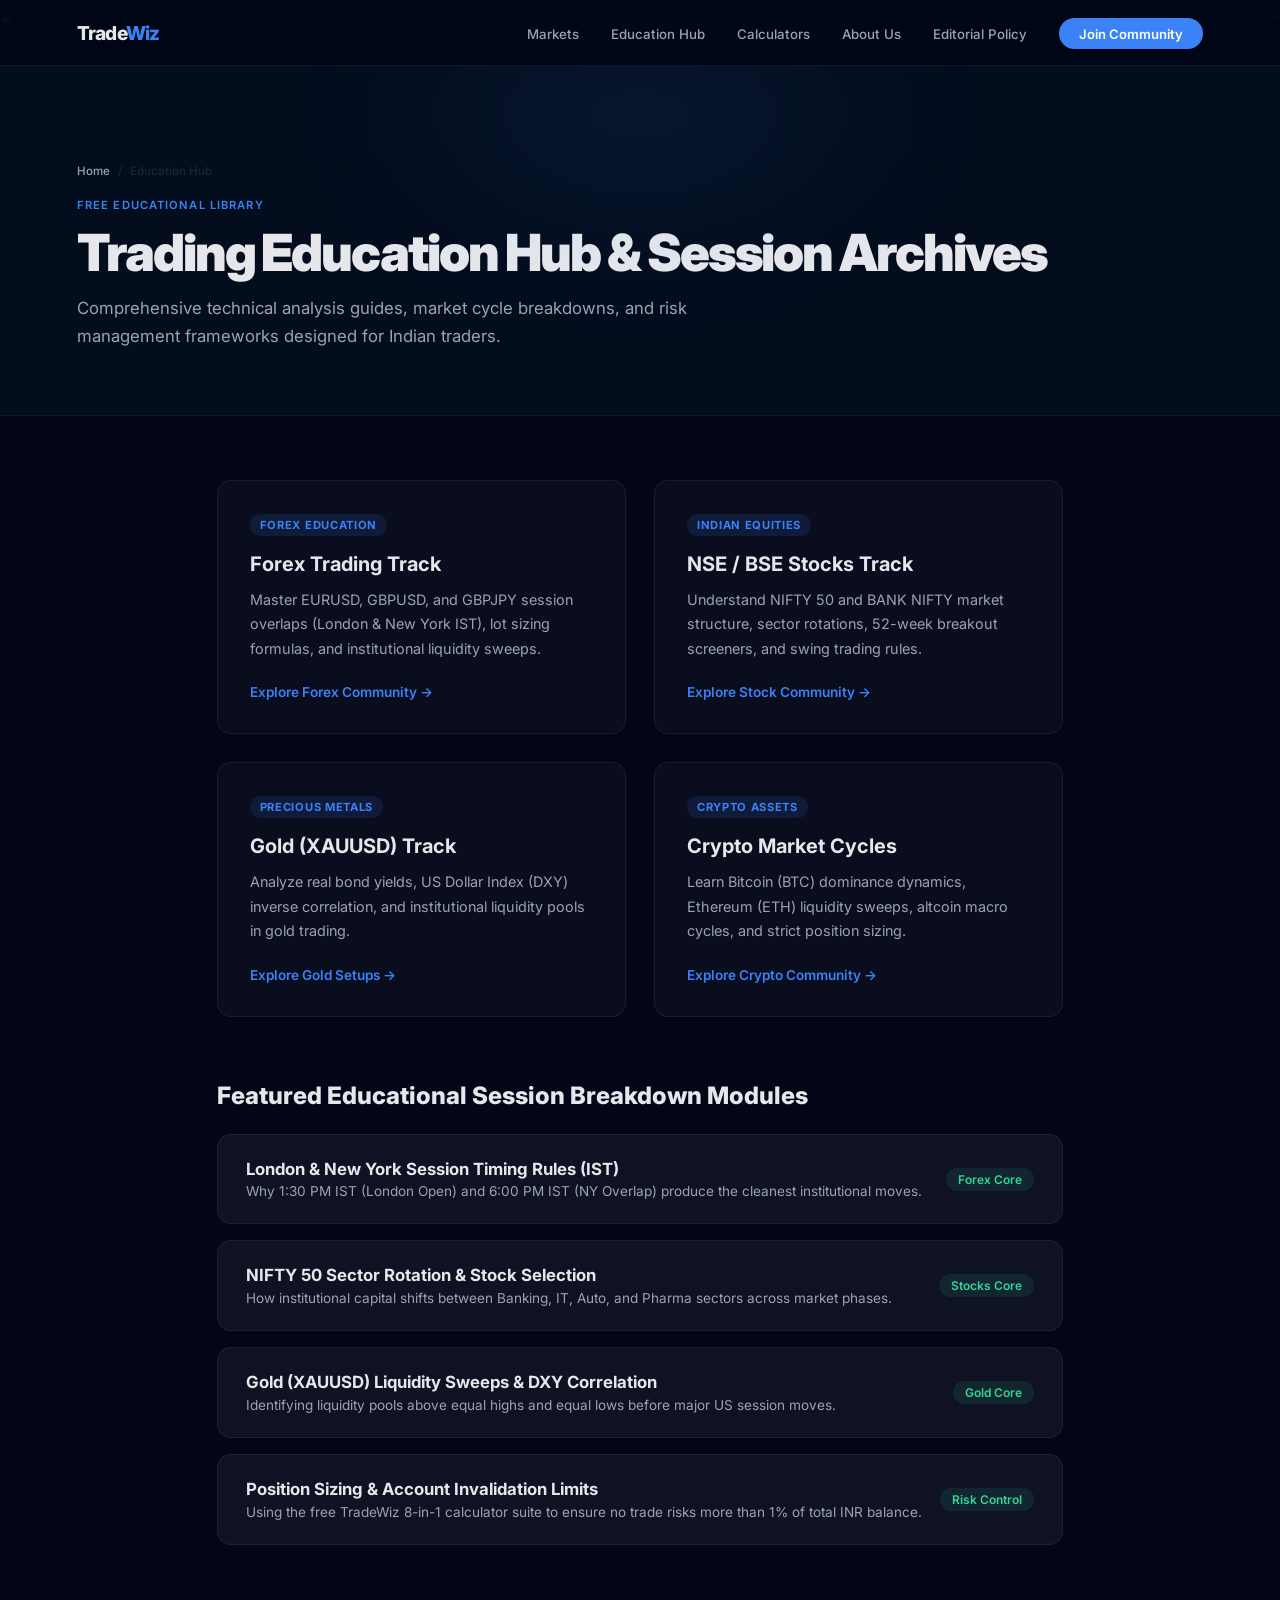
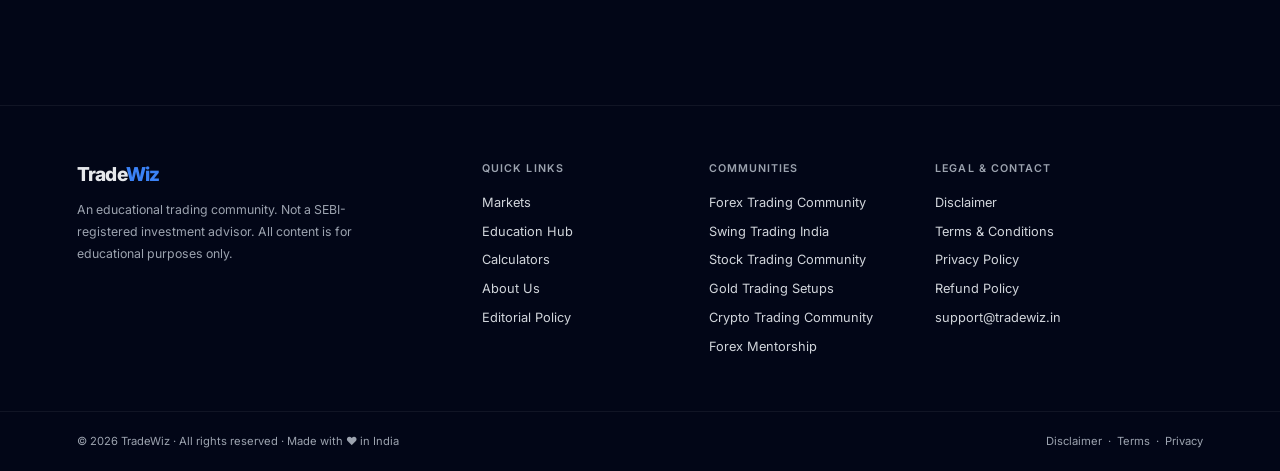
<file: education.html>
<!DOCTYPE html>
<html lang="en">
<head>
  <link rel="preconnect" href="https://fonts.googleapis.com">
  <link rel="preconnect" href="https://fonts.gstatic.com" crossorigin>
  <link rel="alternate" hreflang="en-IN" href="https://www.tradewiz.in/education">
  <link rel="alternate" hreflang="x-default" href="https://www.tradewiz.in/education">
  <meta name="geo.region" content="IN">
  <meta name="geo.placename" content="India">
  <!-- Google tag (gtag.js) -->
  <script async src="https://www.googletagmanager.com/gtag/js?id=G-MNBHR93N0V"></script>
  <script>
    window.dataLayer = window.dataLayer || [];
    function gtag(){dataLayer.push(arguments);}
    gtag('js', new Date());

    gtag('config', 'G-MNBHR93N0V');
  </script>
  <meta charset="UTF-8">
  <link rel="icon" type="image/png" href="/favicon.png">
  <link rel="apple-touch-icon" href="/favicon.png">
  <meta name="viewport" content="width=device-width, initial-scale=1.0">
  <title>Trading Education Hub | Forex, Stocks, Gold &amp; Crypto | TradeWiz</title>
  <meta name="description" content="Explore TradeWiz's free trading education hub. Master Forex session timings, NIFTY equity technical breakdowns, XAUUSD gold order flow, and crypto market cycles.">
  <meta name="keywords" content="trading education India, learn forex trading India, stock market education India, XAUUSD gold trading guide, crypto trading roadmap">
  <meta name="robots" content="index, follow">
  <link rel="canonical" href="https://www.tradewiz.in/education">

  <!-- Open Graph -->
  <meta property="og:type" content="website">
  <meta property="og:site_name" content="TradeWiz">
  <meta property="og:title" content="Trading Education Hub | TradeWiz">
  <meta property="og:description" content="Structured trading modules, market cycle breakdowns, and risk management guides for Indian traders.">
  <meta property="og:image" content="https://www.tradewiz.in/og-image.png">
  <meta property="og:url" content="https://www.tradewiz.in/education">

  <!-- Twitter -->
  <meta name="twitter:card" content="summary_large_image">
  <meta name="twitter:site" content="@tradewiz_in">
  <meta name="twitter:title" content="Trading Education Hub | TradeWiz">
  <meta name="twitter:description" content="Structured trading modules, market cycle breakdowns, and risk management guides for Indian traders.">
  <meta name="twitter:image" content="https://www.tradewiz.in/og-image.png">

  <link href="https://fonts.googleapis.com/css2?family=Inter:wght@300;400;500;600;700;800;900&display=swap" rel="stylesheet">
  <style>
    :root {
      --bg: #020617; --bg2: #040d1e; --card: rgba(255,255,255,0.03); --card2: rgba(255,255,255,0.05);
      --border: rgba(255,255,255,0.06); --border2: rgba(255,255,255,0.1);
      --blue: #3B82F6; --blue-dim: rgba(59,130,246,0.12);
      --text: #E5E7EB; --muted: #9CA3AF; --mid: #D1D5DB; --r: 14px;
      --green: #34D399; --amber: #FBBF24;
    }
    *, *::before, *::after { box-sizing: border-box; margin: 0; padding: 0; }
    html { scroll-behavior: smooth; }
    body { font-family: 'Inter', sans-serif; background: var(--bg); color: var(--text); overflow-x: hidden; -webkit-font-smoothing: antialiased; }

    /* TICKER */
    .ticker { background: var(--bg2); border-bottom: 1px solid var(--border); padding: 0.4rem 0; overflow: hidden; white-space: nowrap; position: relative; z-index: 10; }
    .ticker-inner { display: inline-block; animation: tick 38s linear infinite; font-size: 0.68rem; color: var(--muted); letter-spacing: 0.03em; }
    @keyframes tick { from{transform:translateX(100vw)} to{transform:translateX(-100%)} }

    /* NAV */
    nav { position: fixed; top: 0; left: 0; right: 0; z-index: 100; display: flex; align-items: center; justify-content: space-between; padding: 0 6vw; height: 66px; background: rgba(2,6,23,0.92); backdrop-filter: blur(20px); border-bottom: 1px solid var(--border); }
    .nav-logo { font-size: 1.2rem; font-weight: 800; letter-spacing: -0.04em; text-decoration: none; color: var(--text); }
    .nav-logo span { color: var(--blue); }
    .nav-links { display: flex; gap: 2rem; align-items: center; list-style: none; }
    .nav-links a { font-size: 0.83rem; font-weight: 500; color: var(--muted); text-decoration: none; transition: color 0.2s; }
    .nav-links a:hover { color: var(--text); }
    .nav-cta { background: var(--blue) !important; color: #fff !important; padding: 0.48rem 1.25rem; border-radius: 100px; font-weight: 600 !important; font-size: 0.82rem !important; transition: background 0.2s, transform 0.2s !important; }
    .nav-cta:hover { background: #2563EB !important; transform: translateY(-1px); }
    .nav-hamburger { display: none; flex-direction: column; gap: 5px; cursor: pointer; padding: 6px; background: none; border: none; z-index: 200; }
    .nav-hamburger span { display: block; width: 22px; height: 2px; background: var(--text); border-radius: 2px; transition: transform 0.32s cubic-bezier(0.16,1,0.3,1), opacity 0.2s; transform-origin: center; }
    .nav-hamburger.open span:nth-child(1) { transform: translateY(7px) rotate(45deg); }
    .nav-hamburger.open span:nth-child(2) { opacity: 0; transform: scaleX(0); }
    .nav-hamburger.open span:nth-child(3) { transform: translateY(-7px) rotate(-45deg); }
    .mobile-nav { position: fixed; inset: 0; z-index: 150; background: rgba(2,6,23,0.97); backdrop-filter: blur(24px); display: flex; flex-direction: column; align-items: center; justify-content: center; gap: 0.2rem; transform: translateX(100%); transition: transform 0.45s cubic-bezier(0.16,1,0.3,1); pointer-events: none; }
    .mobile-nav.open { transform: translateX(0); pointer-events: all; }
    .mobile-nav a { font-size: 1.5rem; font-weight: 700; letter-spacing: -0.03em; color: var(--mid); text-decoration: none; padding: 0.75rem 0; opacity: 0; transform: translateX(28px); transition: color 0.2s, opacity 0.4s ease, transform 0.4s ease; }
    .mobile-nav.open a { opacity: 1; transform: translateX(0); }
    .mobile-nav.open a:nth-child(1){transition-delay:0.06s}.mobile-nav.open a:nth-child(2){transition-delay:0.12s}.mobile-nav.open a:nth-child(3){transition-delay:0.18s}.mobile-nav.open a:nth-child(4){transition-delay:0.24s}.mobile-nav.open a:nth-child(5){transition-delay:0.30s}.mobile-nav.open a:nth-child(6){transition-delay:0.36s}
    .mobile-nav a:hover { color: var(--text); }
    .mobile-nav .m-cta { margin-top: 1.25rem; background: var(--blue) !important; color: #fff !important; padding: 0.85rem 2.5rem; border-radius: 100px; font-size: 1rem !important; font-weight: 600; }

    /* HERO */
    .hero { padding: 130px 6vw 64px; background: var(--bg2); position: relative; overflow: hidden; border-bottom: 1px solid var(--border); }
    .hero::before { content: ''; position: absolute; top: -120px; left: 50%; transform: translateX(-50%); width: 700px; height: 400px; background: radial-gradient(ellipse, rgba(59,130,246,0.08) 0%, transparent 65%); filter: blur(40px); pointer-events: none; }
    .breadcrumb { font-size: 0.72rem; font-weight: 500; color: var(--muted); margin-bottom: 1.25rem; display: flex; align-items: center; gap: 0.5rem; }
    .breadcrumb a { color: var(--muted); text-decoration: none; transition: color 0.2s; }
    .breadcrumb a:hover { color: var(--blue); }
    .breadcrumb span { color: var(--border2); }
    .tag { font-size: 0.7rem; font-weight: 600; letter-spacing: 0.1em; text-transform: uppercase; color: var(--blue); margin-bottom: 0.75rem; display: block; }
    .title { font-size: clamp(2rem, 4vw, 3.2rem); font-weight: 900; letter-spacing: -0.04em; line-height: 1.1; color: var(--text); margin-bottom: 0.85rem; }
    .sub { font-size: 1.05rem; color: var(--muted); max-width: 680px; line-height: 1.7; }

    /* GRID & CARDS */
    .wrap { max-width: 1000px; margin: 0 auto; padding: 64px 6vw 96px; }
    .track-grid { display: grid; grid-template-columns: repeat(auto-fit, minmax(280px, 1fr)); gap: 1.75rem; margin-bottom: 4rem; }
    .track-card { background: var(--card); border: 1px solid var(--border); border-radius: var(--r); padding: 2rem; transition: transform 0.2s, border-color 0.2s; }
    .track-card:hover { transform: translateY(-3px); border-color: rgba(59,130,246,0.3); }
    .track-badge { font-size: 0.7rem; font-weight: 700; text-transform: uppercase; letter-spacing: 0.06em; color: var(--blue); background: var(--blue-dim); padding: 4px 10px; border-radius: 100px; display: inline-block; margin-bottom: 1rem; }
    .track-card h3 { font-size: 1.25rem; font-weight: 700; color: var(--text); margin-bottom: 0.75rem; }
    .track-card p { font-size: 0.9rem; color: var(--muted); line-height: 1.7; margin-bottom: 1.25rem; }
    .track-card a { font-size: 0.85rem; font-weight: 600; color: var(--blue); text-decoration: none; display: inline-flex; align-items: center; gap: 0.4rem; }
    .track-card a:hover { text-decoration: underline; }

    .module-section { margin-bottom: 4rem; }
    .module-section h2 { font-size: 1.5rem; font-weight: 800; color: var(--text); margin-bottom: 1.5rem; }
    .module-list { display: flex; flex-direction: column; gap: 1rem; }
    .module-item { background: var(--card2); border: 1px solid var(--border); border-radius: var(--r); padding: 1.5rem 1.75rem; display: flex; justify-content: space-between; align-items: center; flex-wrap: wrap; gap: 1rem; }
    .module-info h4 { font-size: 1.05rem; font-weight: 700; color: var(--text); margin-bottom: 0.3rem; }
    .module-info p { font-size: 0.85rem; color: var(--muted); }
    .module-tag { font-size: 0.75rem; font-weight: 600; color: var(--green); background: rgba(52, 211, 153, 0.1); padding: 4px 12px; border-radius: 100px; }

    /* FOOTER */
    footer { border-top: 1px solid var(--border); padding: 3.5rem 6vw; display: grid; grid-template-columns: 2fr 1fr 1fr 1.5fr; gap: 3rem; background: var(--bg); }
    .fb .nav-logo { display: block; margin-bottom: 0.85rem; }
    .fb p { font-size: 0.77rem; color: var(--muted); line-height: 1.75; max-width: 280px; }
    .fc h4 { font-size: 0.67rem; font-weight: 600; letter-spacing: 0.1em; text-transform: uppercase; color: var(--muted); margin-bottom: 1rem; }
    .fc ul { list-style: none; display: flex; flex-direction: column; gap: 0.55rem; }
    .fc ul a { font-size: 0.8rem; color: var(--mid); text-decoration: none; transition: color 0.2s; }
    .fc ul a:hover { color: var(--text); }
    .fbot { border-top: 1px solid var(--border); padding: 1.4rem 6vw; display: flex; justify-content: space-between; align-items: center; font-size: 0.7rem; color: var(--muted); flex-wrap: wrap; gap: 0.5rem; background: var(--bg); }
    .fbot a { color: var(--muted); text-decoration: none; }
    .fbot a:hover { color: var(--text); }

    @media (max-width: 768px) {
      .nav-links { display: none; }
      .nav-hamburger { display: flex; }
      .wrap { padding: 48px 5vw 72px; }
      footer { grid-template-columns: 1fr 1fr; gap: 2rem; }
    }
    @media (max-width: 540px) {
      footer { grid-template-columns: 1fr; }
      .hero { padding: 110px 5vw 48px; }
    }
  </style>

  <!-- BreadcrumbList Schema -->
  <script type="application/ld+json">
  {
    "@context": "https://schema.org",
    "@type": "BreadcrumbList",
    "itemListElement": [{
      "@type": "ListItem",
      "position": 1,
      "name": "Home",
      "item": "https://www.tradewiz.in/"
    },{
      "@type": "ListItem",
      "position": 2,
      "name": "Education Hub",
      "item": "https://www.tradewiz.in/education"
    }]
  }
  </script>

  <!-- FAQPage Schema -->
  <script type="application/ld+json">
  {
    "@context": "https://schema.org",
    "@type": "FAQPage",
    "mainEntity": [{
      "@type": "Question",
      "name": "What topics are covered in the TradeWiz Education Hub?",
      "acceptedAnswer": {
        "@type": "Answer",
        "text": "TradeWiz covers Forex session timings, lot sizing, NIFTY/BANKNIFTY market structure, XAUUSD gold order flow, and Crypto market cycles."
      }
    },{
      "@type": "Question",
      "name": "Are TradeWiz educational modules suitable for Indian beginners?",
      "acceptedAnswer": {
        "@type": "Answer",
        "text": "Yes! TradeWiz provides step-by-step beginner roadmaps, position size calculators in INR, and structured technical analysis breakdowns."
      }
    }]
  }
  </script>
</head>
<body>

  <div class="ticker">
    <span class="ticker-inner">⚠ TradeWiz is an educational community — not a SEBI-registered investment advisor. All content is for educational purposes only. Trading involves substantial risk of loss. &nbsp;&nbsp;&nbsp;&nbsp; ⚠ TradeWiz is an educational community — not a SEBI-registered investment advisor. All content is for educational purposes only. &nbsp;&nbsp;&nbsp;&nbsp;</span>
  </div>

  <nav>
    <a href="/" class="nav-logo">Trade<span>Wiz</span></a>
    <ul class="nav-links">
      <li><a href="/#we-trade">Markets</a></li>
      <li><a href="/education">Education Hub</a></li>
      <li><a href="/calculator">Calculators</a></li>
      <li><a href="/about">About Us</a></li>
      <li><a href="/editorial-policy">Editorial Policy</a></li>
      <li><a href="/#pricing" class="nav-cta">Join Community</a></li>
    </ul>
    <button class="nav-hamburger" id="hamburger" aria-label="Toggle navigation">
      <span></span><span></span><span></span>
    </button>
  </nav>

  <div class="mobile-nav" id="mobileNav">
    <a href="/#we-trade">Markets</a>
    <a href="/education">Education Hub</a>
    <a href="/calculator">Calculators</a>
    <a href="/about">About Us</a>
    <a href="/editorial-policy">Editorial Policy</a>
    <a href="/#pricing" class="m-cta">Join Community</a>
  </div>

  <header class="hero">
    <div class="breadcrumb">
      <a href="/">Home</a> <span>/</span> <span>Education Hub</span>
    </div>
    <span class="tag">Free Educational Library</span>
    <h1 class="title">Trading Education Hub &amp; Session Archives</h1>
    <p class="sub">Comprehensive technical analysis guides, market cycle breakdowns, and risk management frameworks designed for Indian traders.</p>
  </header>

  <main class="wrap">
    <div class="track-grid">
      <div class="track-card">
        <span class="track-badge">Forex Education</span>
        <h3>Forex Trading Track</h3>
        <p>Master EURUSD, GBPUSD, and GBPJPY session overlaps (London &amp; New York IST), lot sizing formulas, and institutional liquidity sweeps.</p>
        <a href="/forex-trading-community">Explore Forex Community →</a>
      </div>

      <div class="track-card">
        <span class="track-badge">Indian Equities</span>
        <h3>NSE / BSE Stocks Track</h3>
        <p>Understand NIFTY 50 and BANK NIFTY market structure, sector rotations, 52-week breakout screeners, and swing trading rules.</p>
        <a href="/stock-trading-community">Explore Stock Community →</a>
      </div>

      <div class="track-card">
        <span class="track-badge">Precious Metals</span>
        <h3>Gold (XAUUSD) Track</h3>
        <p>Analyze real bond yields, US Dollar Index (DXY) inverse correlation, and institutional liquidity pools in gold trading.</p>
        <a href="/gold-trading-setups">Explore Gold Setups →</a>
      </div>

      <div class="track-card">
        <span class="track-badge">Crypto Assets</span>
        <h3>Crypto Market Cycles</h3>
        <p>Learn Bitcoin (BTC) dominance dynamics, Ethereum (ETH) liquidity sweeps, altcoin macro cycles, and strict position sizing.</p>
        <a href="/crypto-trading-community">Explore Crypto Community →</a>
      </div>
    </div>

    <div class="module-section">
      <h2>Featured Educational Session Breakdown Modules</h2>
      <div class="module-list">
        <div class="module-item">
          <div class="module-info">
            <h4>London &amp; New York Session Timing Rules (IST)</h4>
            <p>Why 1:30 PM IST (London Open) and 6:00 PM IST (NY Overlap) produce the cleanest institutional moves.</p>
          </div>
          <span class="module-tag">Forex Core</span>
        </div>

        <div class="module-item">
          <div class="module-info">
            <h4>NIFTY 50 Sector Rotation &amp; Stock Selection</h4>
            <p>How institutional capital shifts between Banking, IT, Auto, and Pharma sectors across market phases.</p>
          </div>
          <span class="module-tag">Stocks Core</span>
        </div>

        <div class="module-item">
          <div class="module-info">
            <h4>Gold (XAUUSD) Liquidity Sweeps &amp; DXY Correlation</h4>
            <p>Identifying liquidity pools above equal highs and equal lows before major US session moves.</p>
          </div>
          <span class="module-tag">Gold Core</span>
        </div>

        <div class="module-item">
          <div class="module-info">
            <h4>Position Sizing &amp; Account Invalidation Limits</h4>
            <p>Using the free TradeWiz 8-in-1 calculator suite to ensure no trade risks more than 1% of total INR balance.</p>
          </div>
          <span class="module-tag">Risk Control</span>
        </div>
      </div>
    </div>
  </main>

  <footer>
    <div class="fb">
      <a href="/" class="nav-logo">Trade<span>Wiz</span></a>
      <p>An educational trading community. Not a SEBI-registered investment advisor. All content is for educational purposes only.</p>
    </div>
    <div class="fc">
      <h4>Quick Links</h4>
      <ul>
        <li><a href="/#we-trade">Markets</a></li>
        <li><a href="/education">Education Hub</a></li>
        <li><a href="/calculator">Calculators</a></li>
        <li><a href="/about">About Us</a></li>
        <li><a href="/editorial-policy">Editorial Policy</a></li>
      </ul>
    </div>
    <div class="fc">
      <h4>Communities</h4>
      <ul>
        <li><a href="/forex-trading-community">Forex Trading Community</a></li>
        <li><a href="/swing-trading-india">Swing Trading India</a></li>
        <li><a href="/stock-trading-community">Stock Trading Community</a></li>
        <li><a href="/gold-trading-setups">Gold Trading Setups</a></li>
        <li><a href="/crypto-trading-community">Crypto Trading Community</a></li>
        <li><a href="/forex-mentorship">Forex Mentorship</a></li>
      </ul>
    </div>
    <div class="fc">
      <h4>Legal &amp; Contact</h4>
      <ul>
        <li><a href="/disclaimer">Disclaimer</a></li>
        <li><a href="/terms">Terms &amp; Conditions</a></li>
        <li><a href="/privacy">Privacy Policy</a></li>
        <li><a href="/refund">Refund Policy</a></li>
        <li><a href="mailto:support@tradewiz.in">support@tradewiz.in</a></li>
      </ul>
    </div>
  </footer>

  <div class="fbot">
    <span>© 2026 TradeWiz · All rights reserved · Made with ❤ in India</span>
    <span><a href="/disclaimer">Disclaimer</a> &nbsp;·&nbsp; <a href="/terms">Terms</a> &nbsp;·&nbsp; <a href="/privacy">Privacy</a></span>
  </div>

  <script src="/assets/js/main.min.js" defer></script>
</body>
</html>
</file>
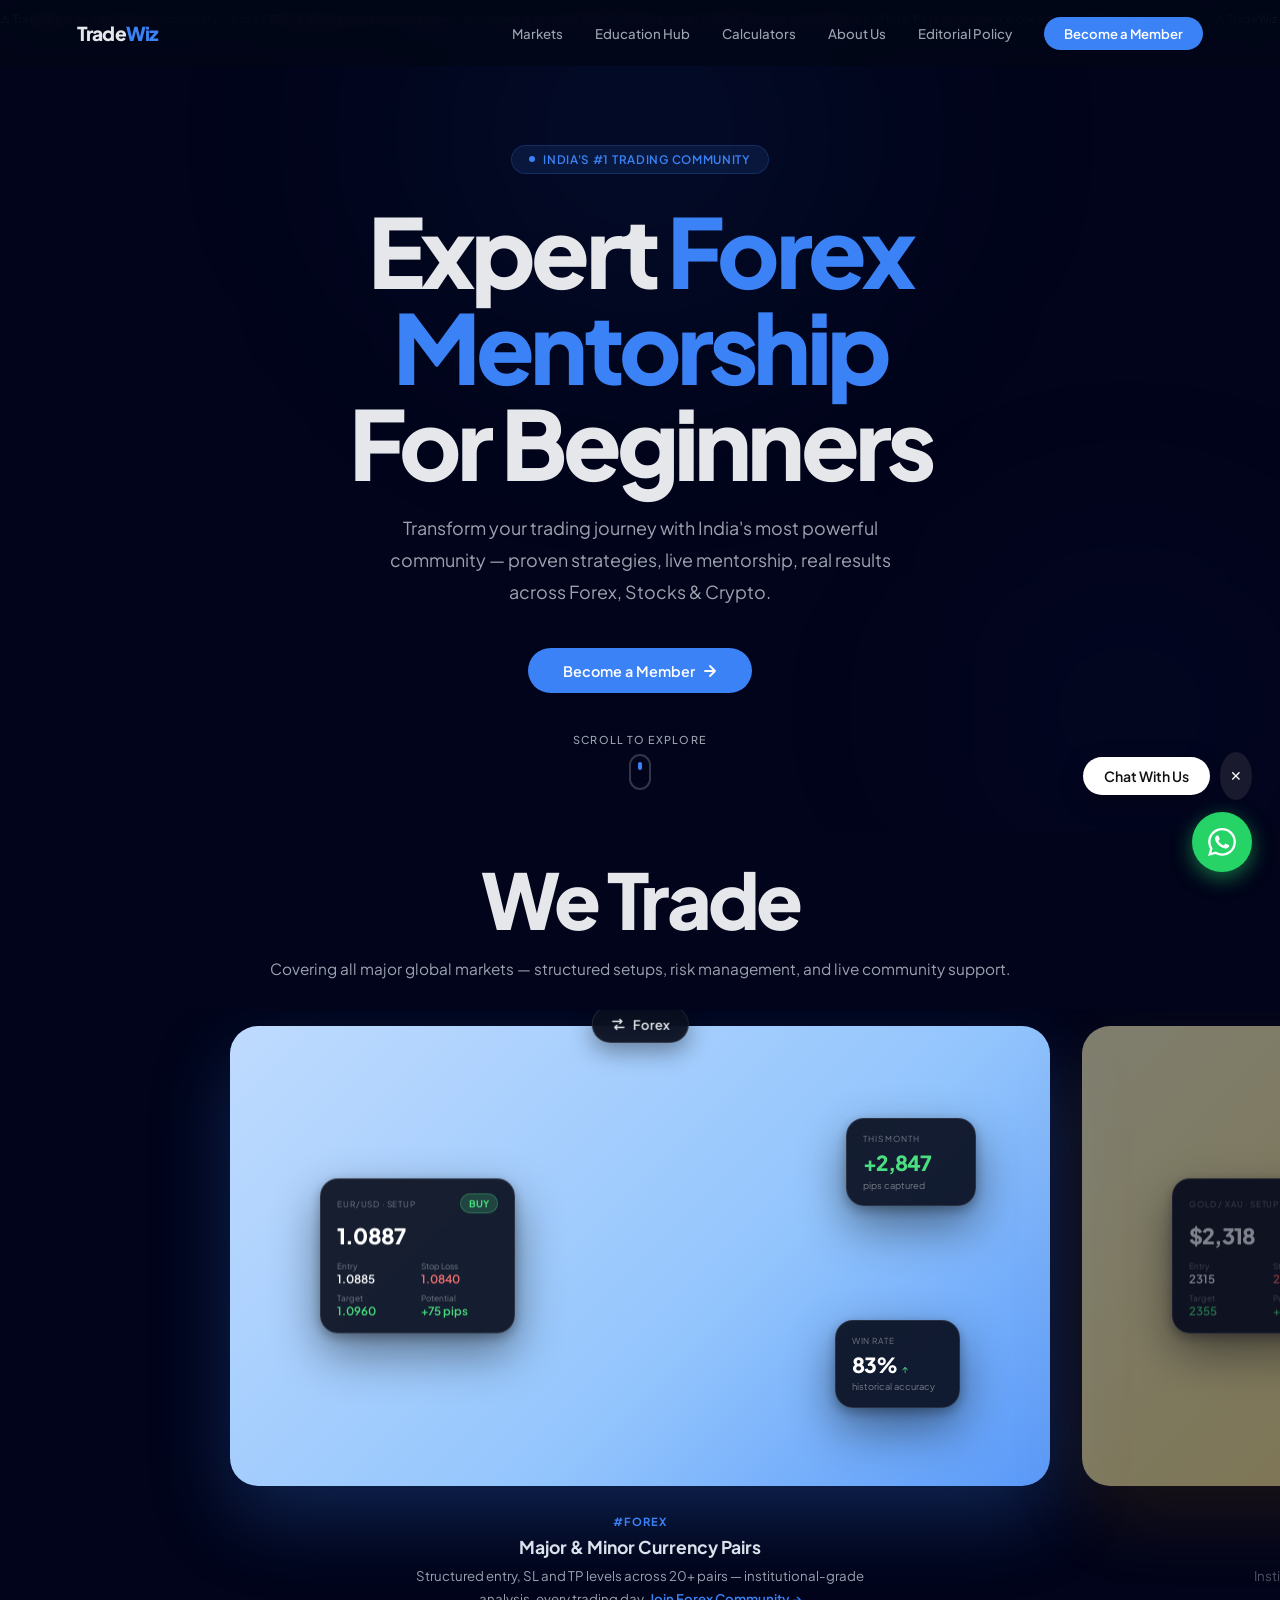
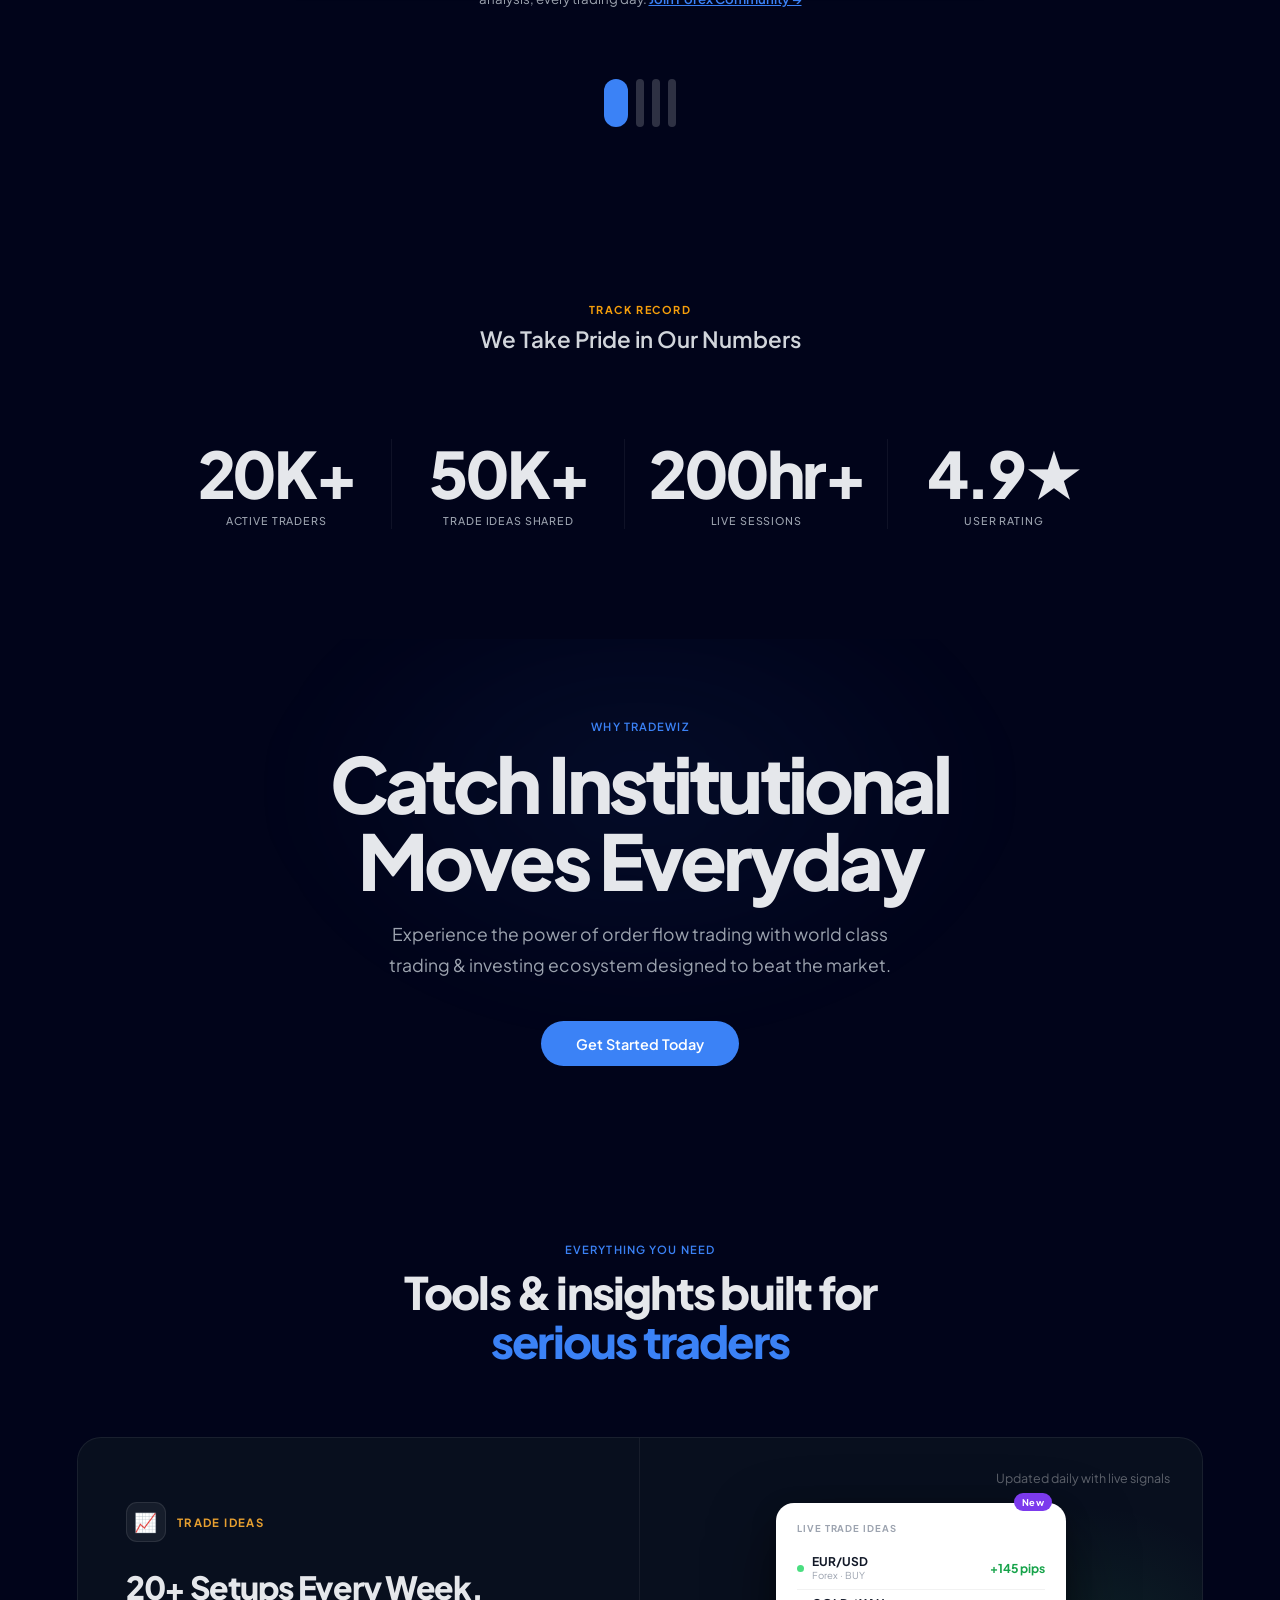
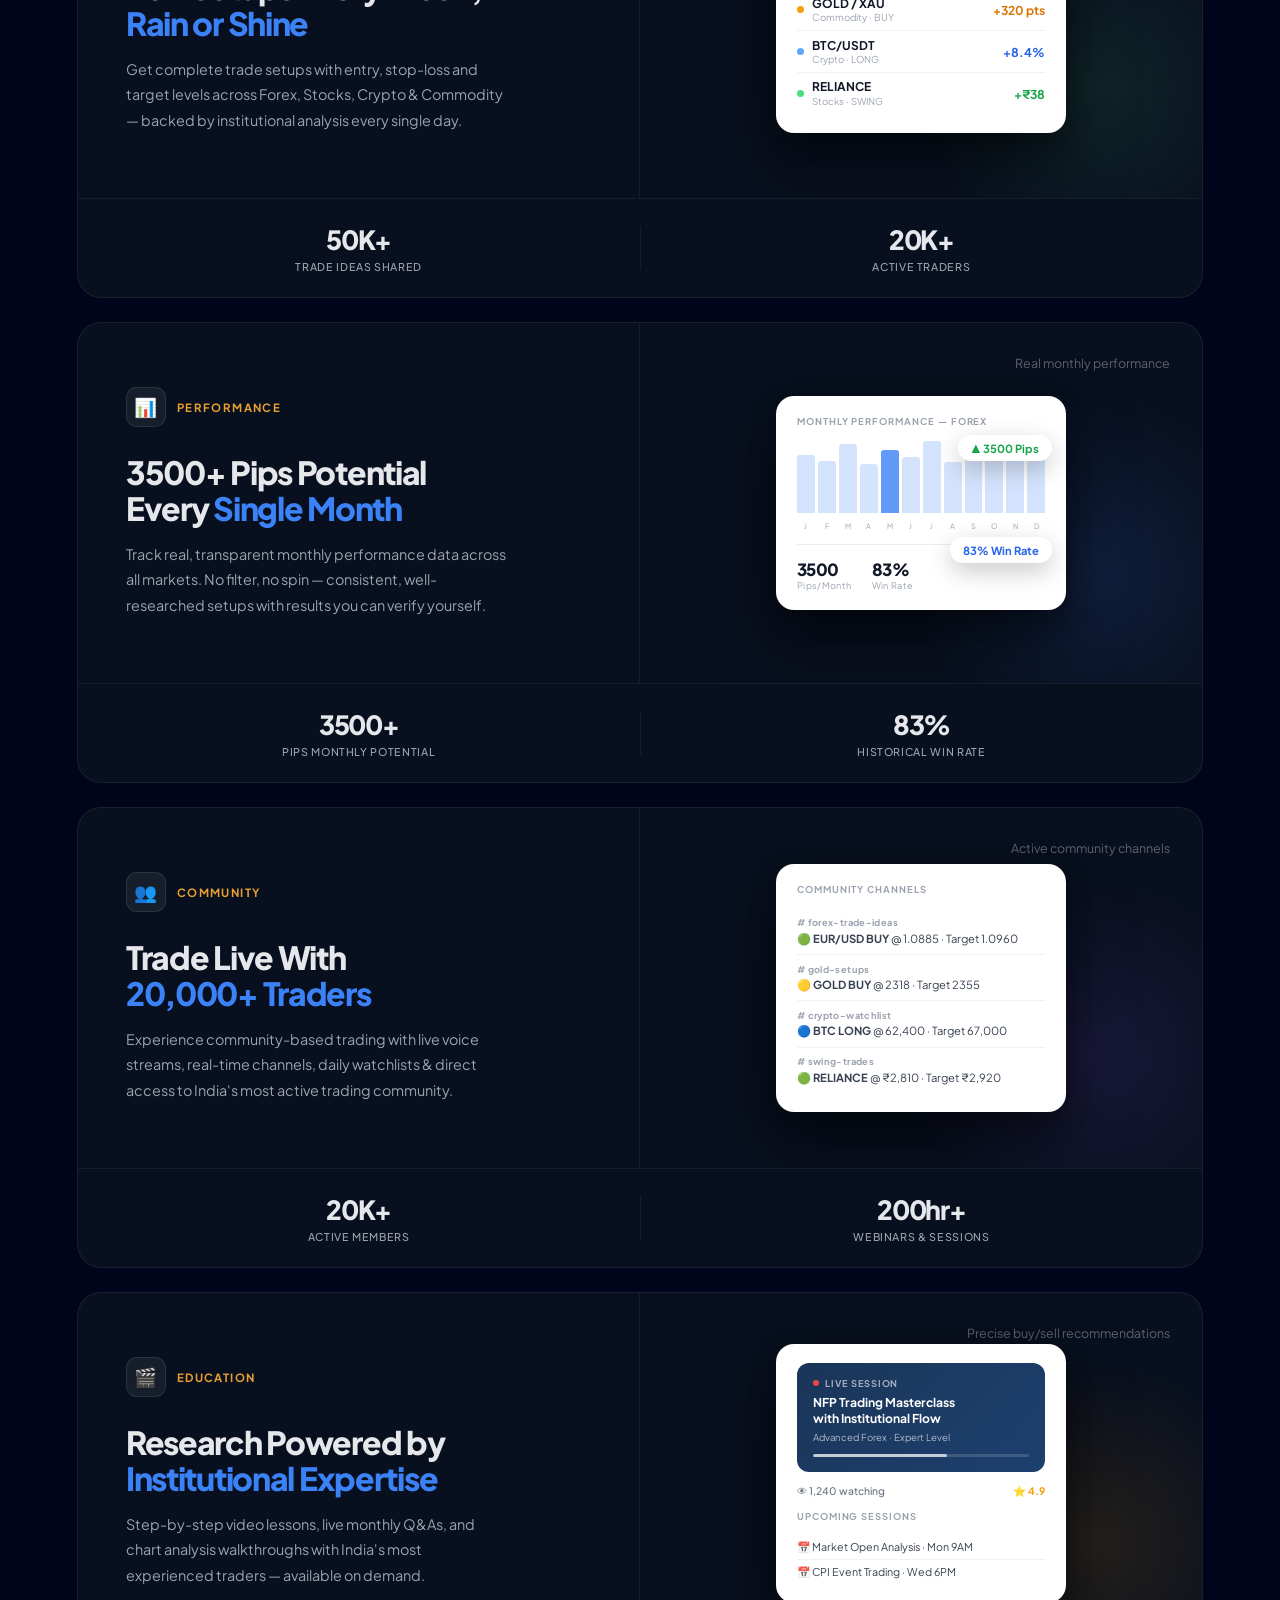
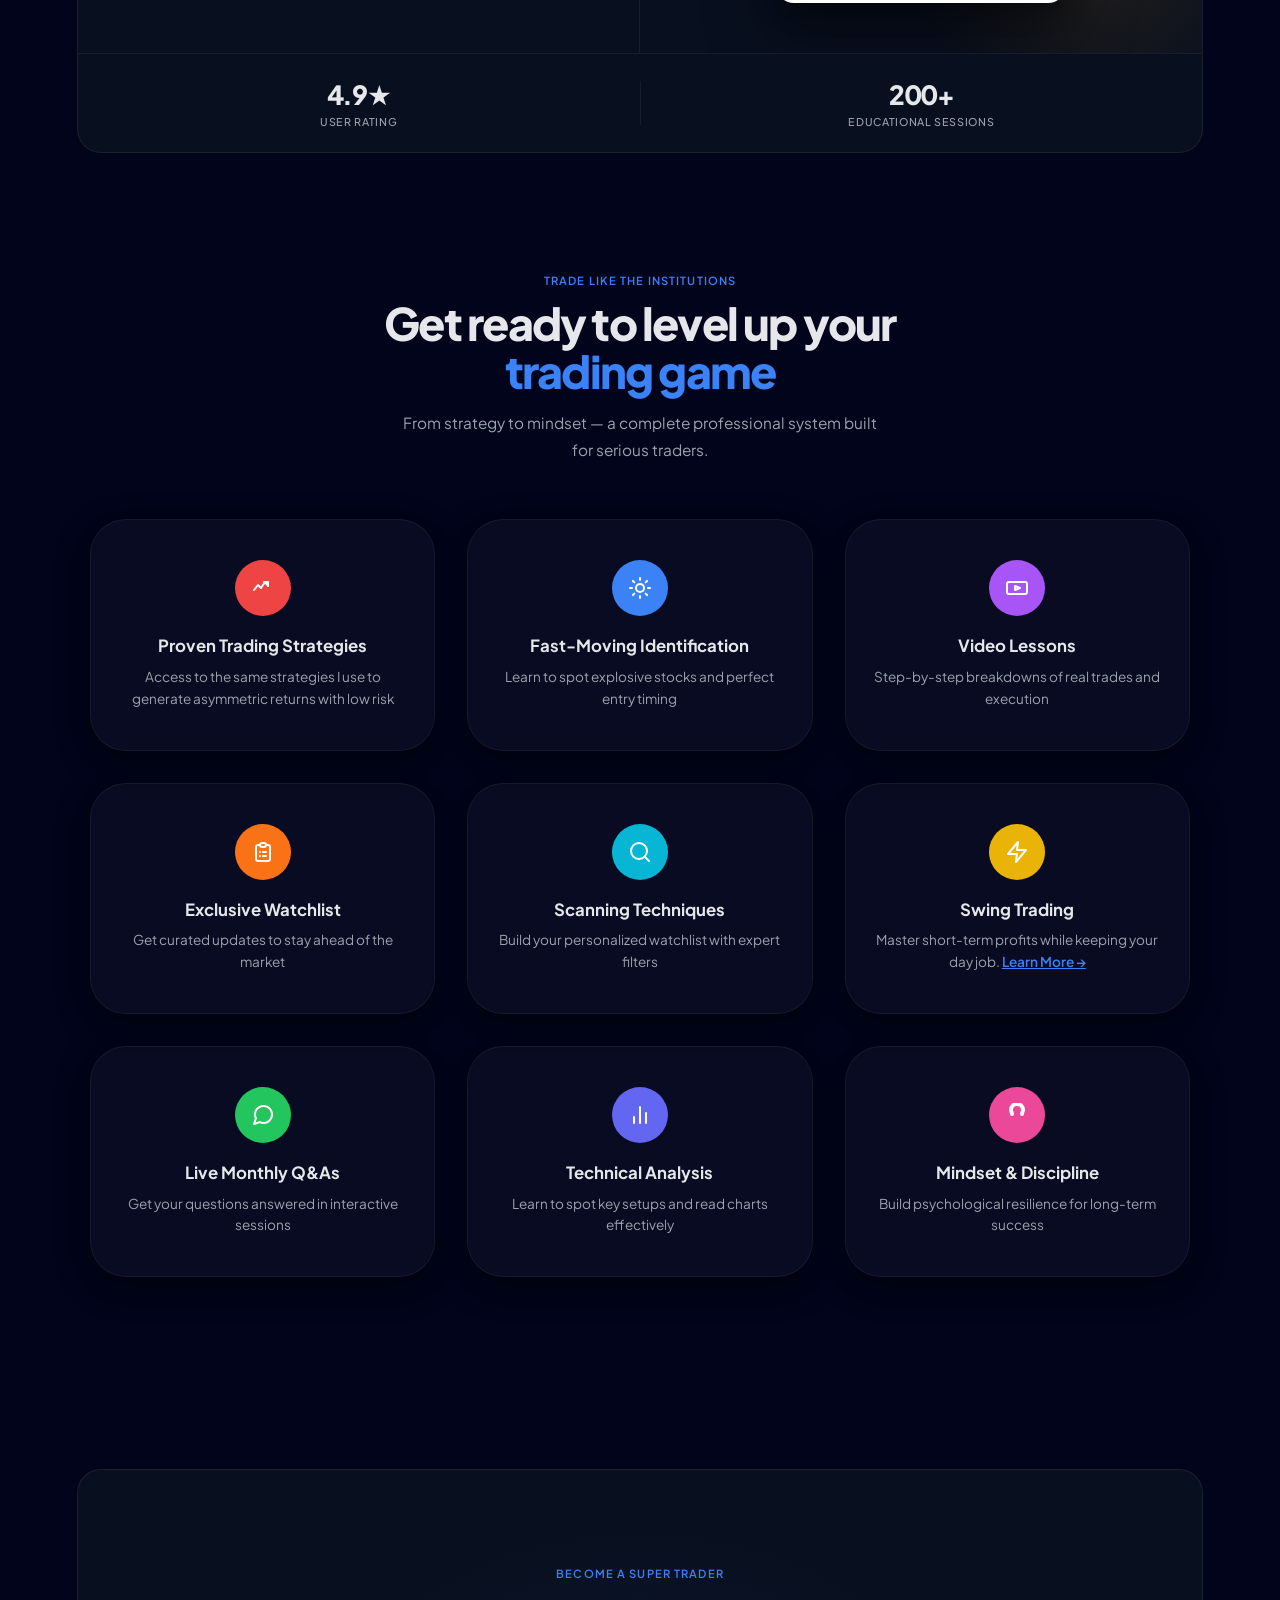
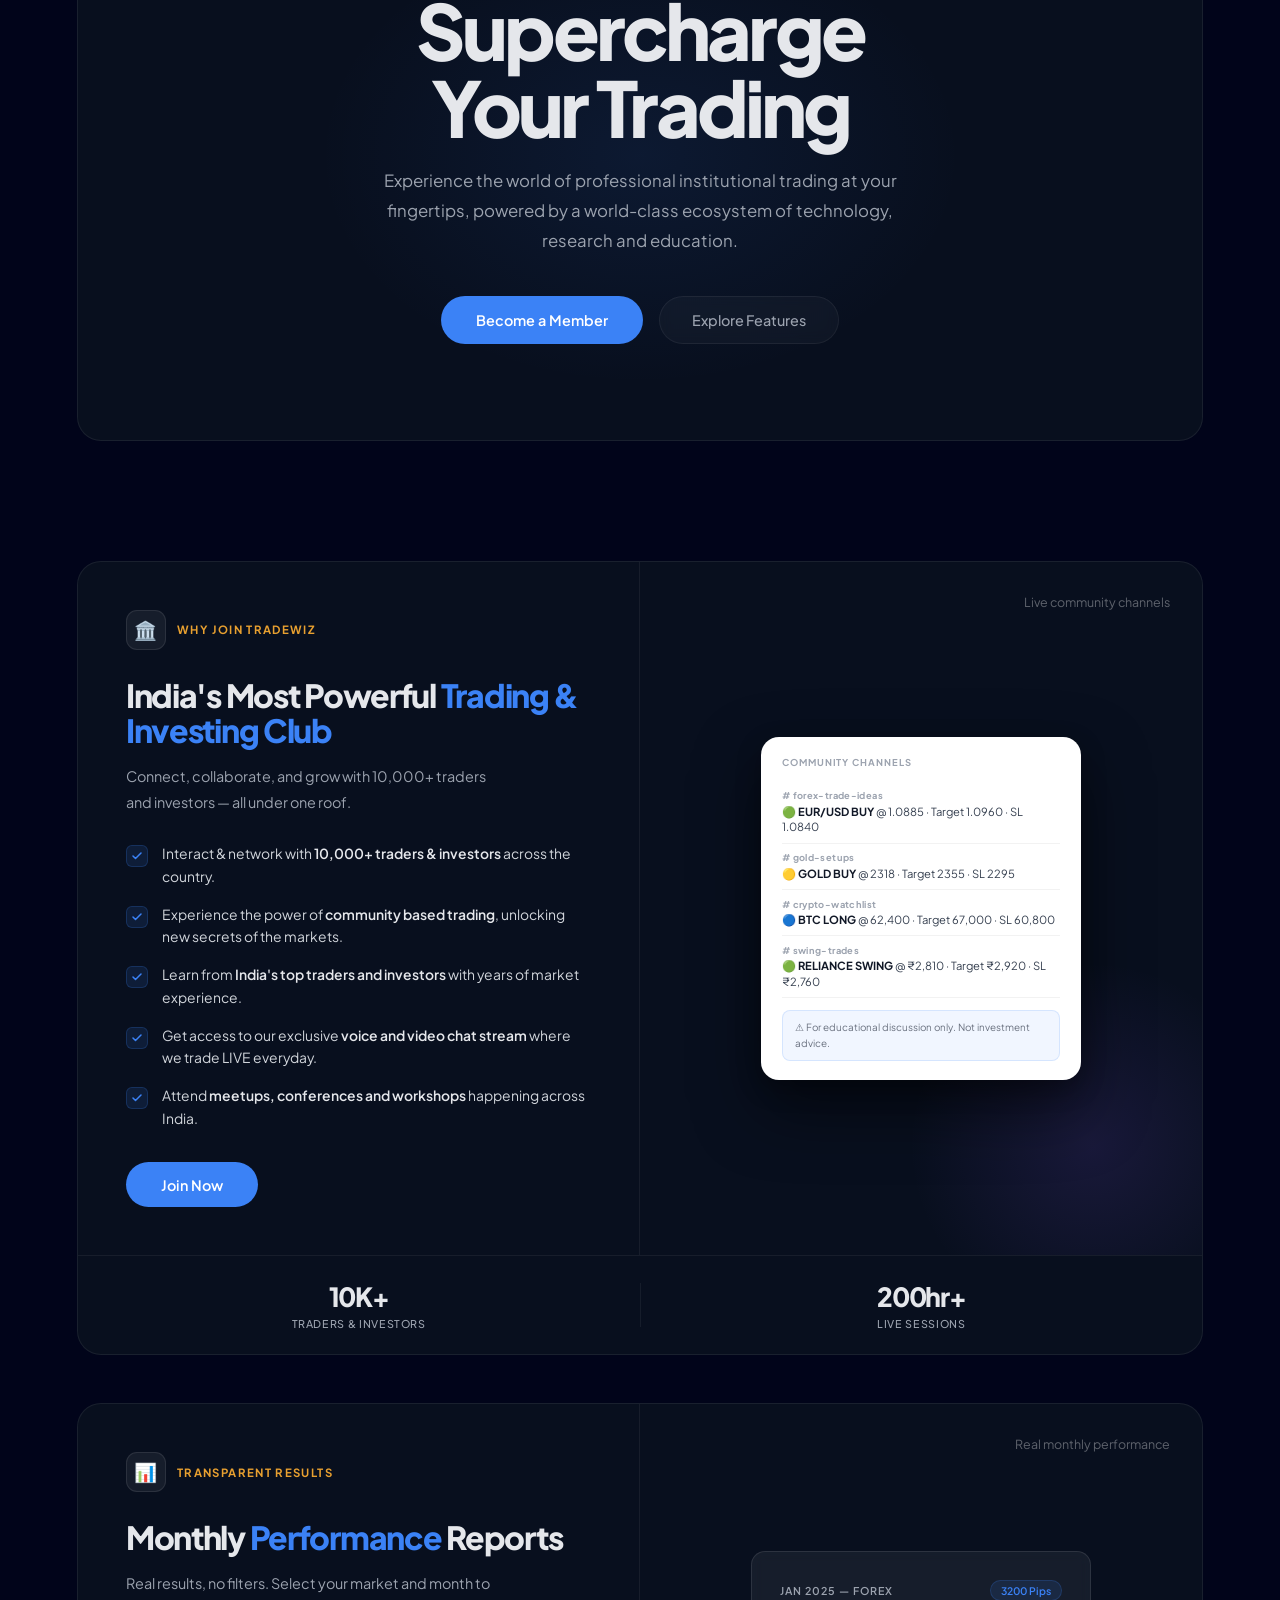
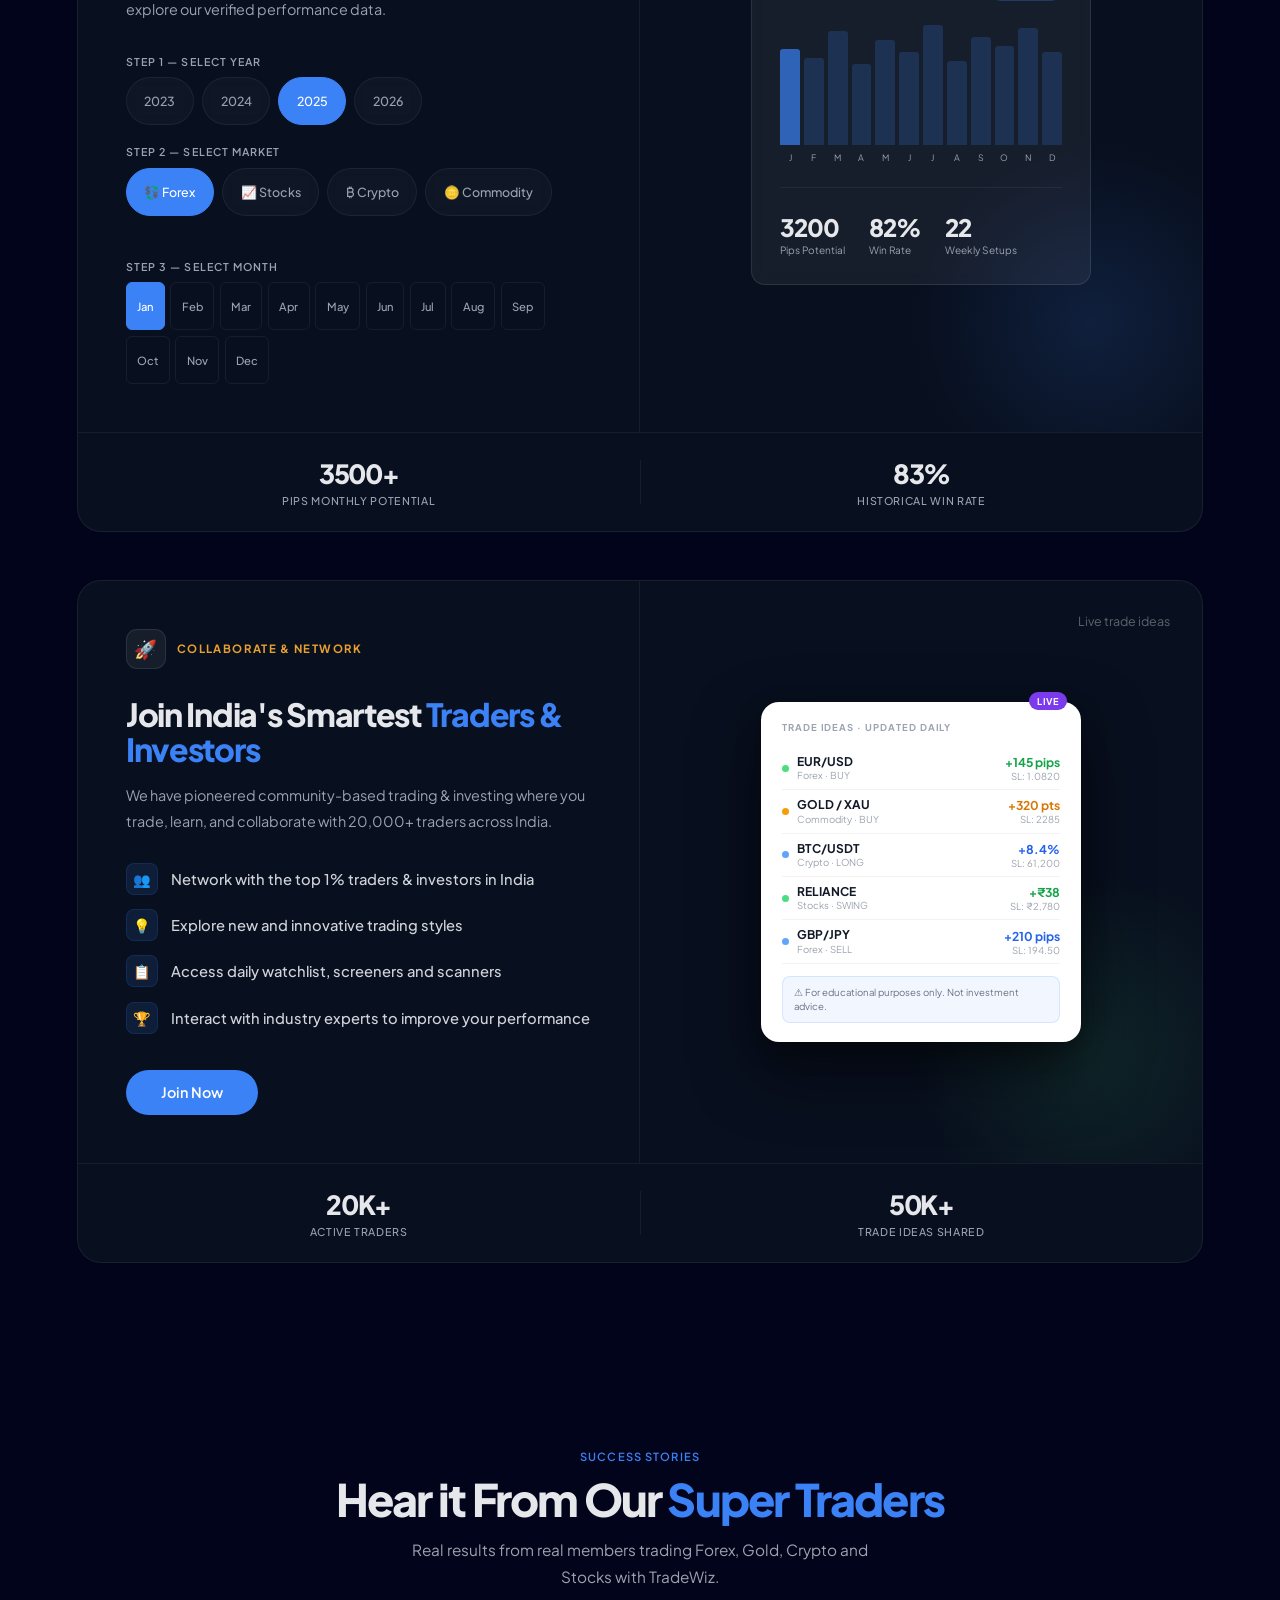
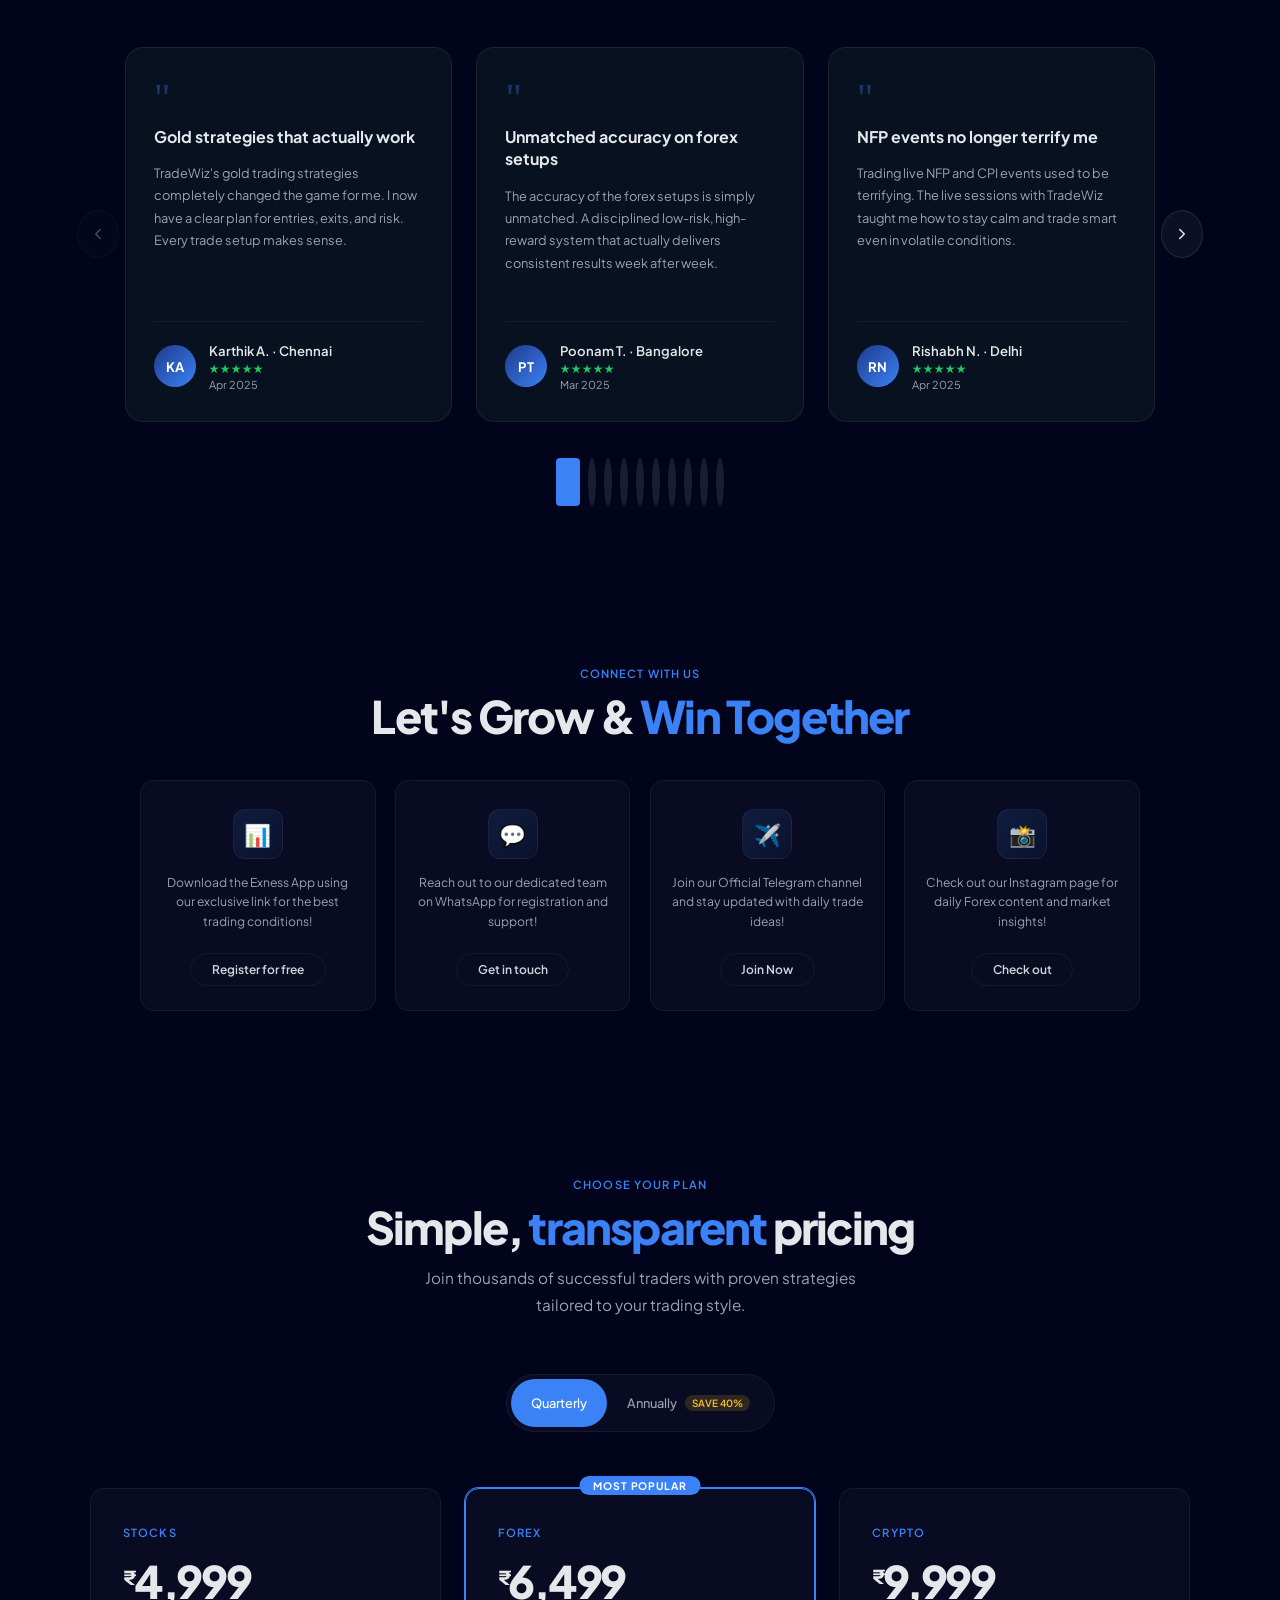
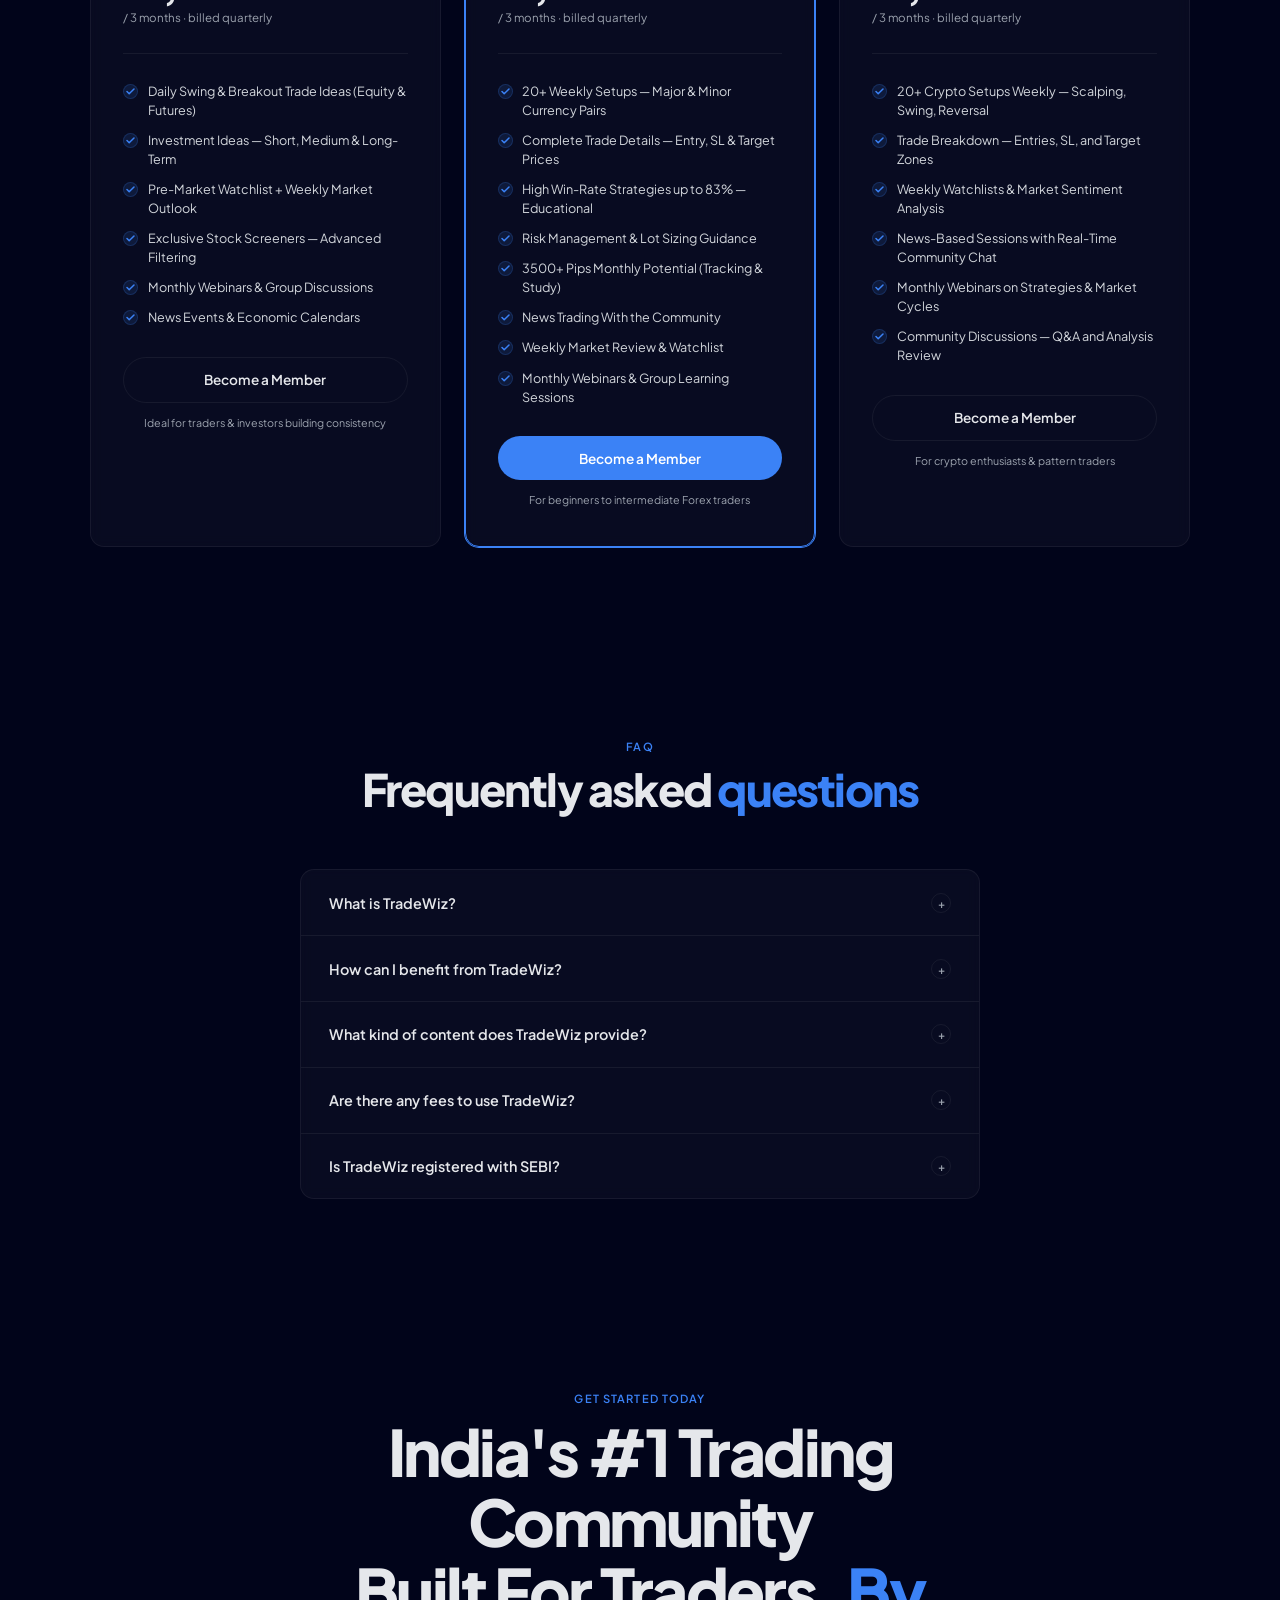
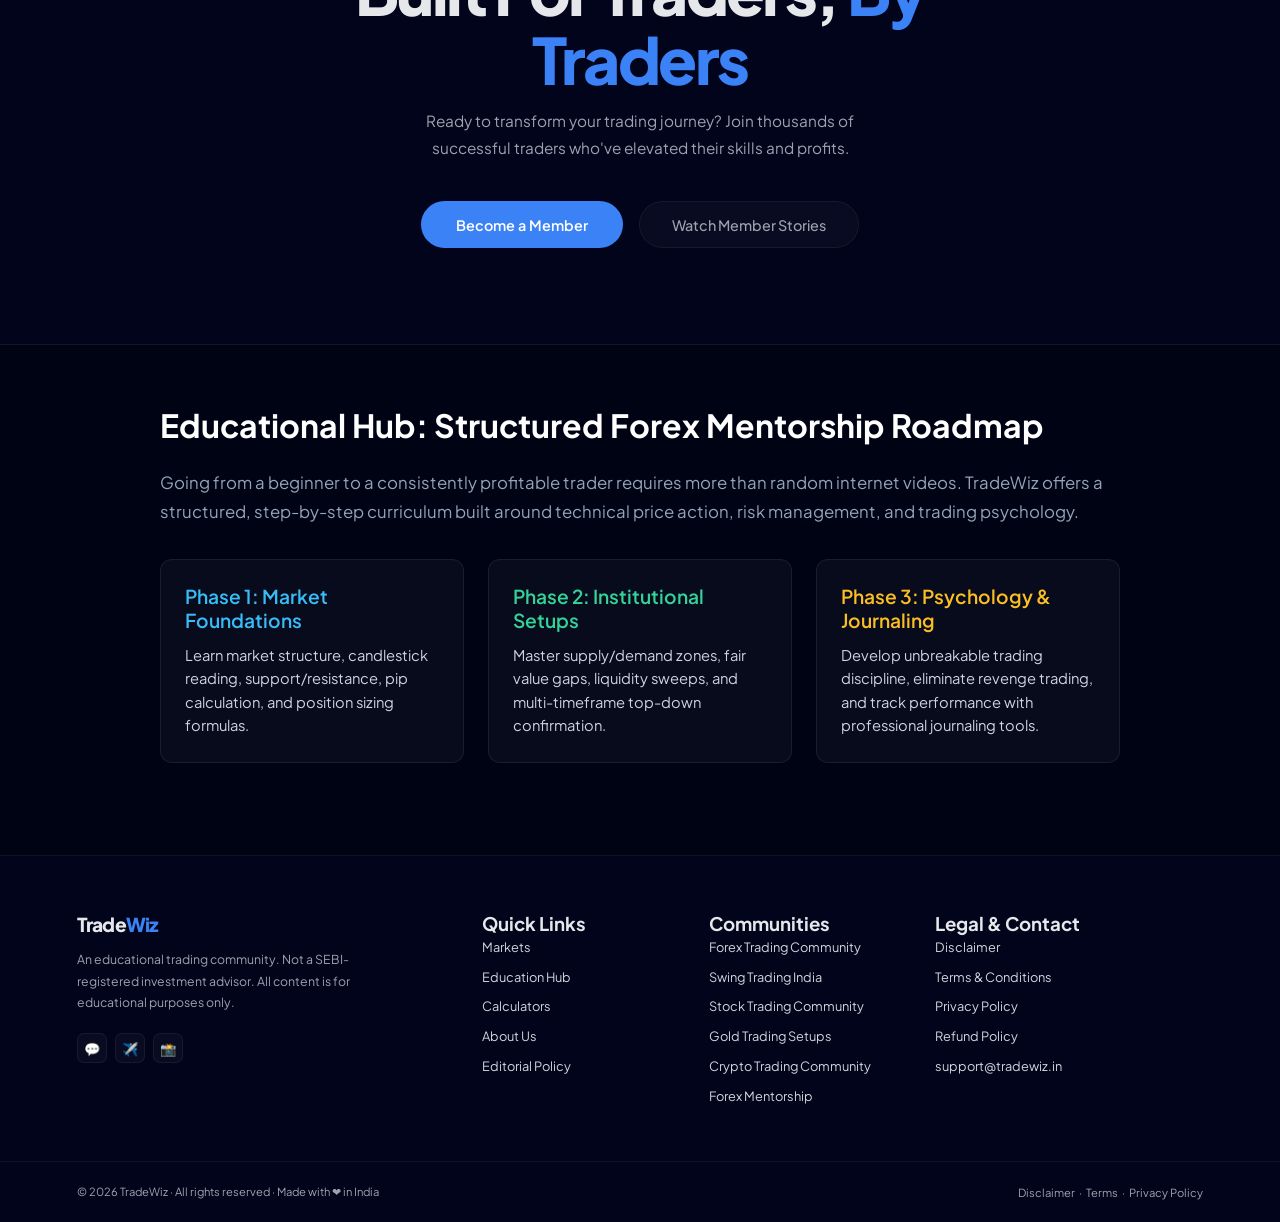
<file: forex-mentorship.html>
<!DOCTYPE html>
<html lang="en">

<head>
  <link rel="preconnect" href="https://fonts.googleapis.com">
  <link rel="preconnect" href="https://fonts.gstatic.com" crossorigin>
  <link rel="alternate" hreflang="en-IN" href="https://www.tradewiz.in/forex-mentorship">
  <link rel="alternate" hreflang="x-default" href="https://www.tradewiz.in/forex-mentorship">
  <meta name="geo.region" content="IN">
  <meta name="geo.placename" content="India">
  <!-- Google tag (gtag.js) -->
  <script async src="https://www.googletagmanager.com/gtag/js?id=G-MNBHR93N0V"></script>
  <script>
    window.dataLayer = window.dataLayer || [];
    function gtag(){dataLayer.push(arguments);}
    gtag('js', new Date());

    gtag('config', 'G-MNBHR93N0V');
  </script>
  <meta charset="UTF-8">
  <link rel="icon" type="image/png" href="/favicon.png">
  <link rel="apple-touch-icon" href="/favicon.png">
  <meta name="viewport" content="width=device-width, initial-scale=1.0">
  <title>TradeWiz | Forex Mentorship for Beginners in India</title>
  <meta name="description" content="Start your forex trading journey. Get expert forex mentorship for beginners in India with live sessions, risk management training, and support.">
  <meta name="keywords" content="TradeWiz, India trading community, forex trading India, stock trading community, crypto trading India, trade ideas, live trading sessions, trading mentorship, algo trading India">
  <meta name="robots" content="index, follow">
  <link rel="canonical" href="https://www.tradewiz.in/forex-mentorship">

  <!-- Open Graph / Facebook -->
  <meta property="og:type" content="website">
  <meta property="og:site_name" content="TradeWiz">
  <meta property="og:title" content="TradeWiz | Forex Mentorship for Beginners in India">
  <meta property="og:description" content="Start your forex trading journey. Get expert forex mentorship for beginners in India with live sessions, risk management training, and support.">
  <meta property="og:image" content="https://www.tradewiz.in/og-image.png">
  <meta property="og:image:width" content="1200">
  <meta property="og:image:height" content="630">
  <meta property="og:url" content="https://www.tradewiz.in/forex-mentorship">

  <!-- Twitter -->
  <meta name="twitter:card" content="summary_large_image">
  <meta name="twitter:site" content="@tradewiz_in">
  <meta name="twitter:title" content="TradeWiz | Forex Mentorship for Beginners in India">
  <meta name="twitter:description" content="Start your forex trading journey. Get expert forex mentorship for beginners in India with live sessions, risk management training, and support.">
  <meta name="twitter:image" content="https://www.tradewiz.in/og-image.png">
  <link rel="preconnect" href="https://fonts.googleapis.com">
  <link href="https://fonts.googleapis.com/css2?family=Plus+Jakarta+Sans:wght@300;400;500;600;700;800&display=swap&display=swap"
    rel="stylesheet">
  <link rel="stylesheet" href="/assets/css/main.min.css">
  
  <!-- WebSite Schema with Sitelinks Searchbox -->
  <script type="application/ld+json">
  {
    "@context": "https://schema.org",
    "@type": "WebSite",
    "name": "TradeWiz",
    "url": "https://www.tradewiz.in",
    "description": "India's #1 trading community. 20,000+ traders learning Stocks, Forex & Crypto.",
    "potentialAction": {
      "@type": "SearchAction",
      "target": {
        "@type": "EntryPoint",
        "urlTemplate": "https://www.tradewiz.in/?q={search_term_string}"
      },
      "query-input": "required name=search_term_string"
    }
  }
  </script>

  <!-- Organization Schema -->
  <script type="application/ld+json">
  {
    "@context": "https://schema.org",
    "@type": "Organization",
    "name": "TradeWiz",
    "url": "https://www.tradewiz.in",
    "logo": "https://www.tradewiz.in/favicon.png",
    "description": "India's #1 educational trading community with 20,000+ active traders across Stocks, Forex, and Crypto markets.",
    "foundingDate": "2022",
    "areaServed": "IN",
    "contactPoint": {
      "@type": "ContactPoint",
      "contactType": "customer support",
      "availableLanguage": ["English", "Hindi"],
      "url": "https://wa.me/917011957726"
    },
    "sameAs": [
      "https://instagram.com/tradewiz_in",
      "https://t.me/tradewiz",
      "https://youtube.com/@tradewiz"
    ]
  }
  </script>

  <!-- FAQ Schema -->
  <script type="application/ld+json">
  {
    "@context": "https://schema.org",
    "@type": "FAQPage",
    "mainEntity": [{
      "@type": "Question",
      "name": "What is TradeWiz?",
      "acceptedAnswer": {
        "@type": "Answer",
        "text": "TradeWiz is India's #1 educational trading community with 20,000+ active traders across Stocks, Forex, and Crypto markets. We are not a SEBI-registered investment advisor — all content is purely educational."
      }
    }, {
      "@type": "Question",
      "name": "How can I benefit from TradeWiz?",
      "acceptedAnswer": {
        "@type": "Answer",
        "text": "You get daily trade ideas, weekly market reviews, monthly webinars, live Q&A sessions, risk management training, and a community of thousands of traders to learn from and collaborate with."
      }
    }, {
      "@type": "Question",
      "name": "What kind of content does TradeWiz provide?",
      "acceptedAnswer": {
        "@type": "Answer",
        "text": "We provide trade ideas with detailed entry/exit levels, video lessons, chart analysis, scanning techniques, curated watchlists, live monthly Q&As, and transparent monthly performance reports."
      }
    }, {
      "@type": "Question",
      "name": "Are there any fees to use TradeWiz?",
      "acceptedAnswer": {
        "@type": "Answer",
        "text": "Yes, TradeWiz is a paid membership. Plans start at ₹4,999/quarter for Stocks, ₹6,499/quarter for Forex, and ₹9,999/quarter for Crypto. Annual plans offer up to 40% savings."
      }
    }, {
      "@type": "Question",
      "name": "Is TradeWiz registered with SEBI?",
      "acceptedAnswer": {
        "@type": "Answer",
        "text": "No. TradeWiz is purely an educational trading community. We do not provide investment advice. All trade ideas are for learning and educational purposes only. Please consult a registered financial advisor before investing."
      }
    }]
  }
  </script>
  <!-- EducationalOrganization & Course Schema -->
  <script type="application/ld+json">
  {
    "@context": "https://schema.org",
    "@type": "EducationalOrganization",
    "name": "TradeWiz",
    "legalName": "TradeWiz LLP",
    "url": "https://www.tradewiz.in",
    "logo": "https://www.tradewiz.in/favicon.png",
    "description": "India's #1 educational trading community for learning Forex, Indian Equities (NSE/BSE), and Crypto trading strategies.",
    "knowsAbout": [
      "Forex Trading",
      "Stock Market Technical Analysis",
      "Swing Trading Strategies",
      "Gold XAUUSD Order Flow",
      "Risk Management & Position Sizing"
    ],
    "hasOfferCatalog": {
      "@type": "OfferCatalog",
      "name": "Trading Educational Programs",
      "itemListElement": [
        {
          "@type": "Course",
          "name": "Forex Trading & Risk Management Masterclass",
          "description": "Learn lot sizing, pip calculation, price action analysis, and currency risk management.",
          "provider": {
            "@type": "EducationalOrganization",
            "name": "TradeWiz"
          }
        },
        {
          "@type": "Course",
          "name": "Indian Stock Market Swing Trading System",
          "description": "Learn equity swing setups, breakout identification, and technical watchlists for NSE/BSE stocks.",
          "provider": {
            "@type": "EducationalOrganization",
            "name": "TradeWiz"
          }
        }
      ]
    }
  }
  </script>
  <!-- LocalBusiness Schema (Staged Placeholder - Replace with Registered LLP Business Address) -->
  <!--
  <script type="application/ld+json">
  {
    "@context": "https://schema.org",
    "@type": "LocalBusiness",
    "name": "TradeWiz LLP",
    "image": "https://www.tradewiz.in/favicon.png",
    "url": "https://www.tradewiz.in",
    "telephone": "+91-7011957726",
    "priceRange": "₹4999 - ₹9999",
    "address": {
      "@type": "PostalAddress",
      "streetAddress": "REGISTERED_LLP_STREET_ADDRESS",
      "addressLocality": "CITY",
      "addressRegion": "STATE",
      "postalCode": "PINCODE",
      "addressCountry": "IN"
    }
  }
  </script>
  -->
  <!-- Topic-Specific FAQ & Course Schema -->
  <script type="application/ld+json">
  {
    "@context": "https://schema.org",
    "@type": "Course",
    "name": "TradeWiz Forex Trading Mentorship Program",
    "description": "Comprehensive step-by-step forex mentorship program covering market foundations, institutional order flow, risk management, and trader psychology.",
    "provider": {
      "@type": "Organization",
      "name": "TradeWiz",
      "sameAs": "https://www.tradewiz.in"
    }
  }
  </script>
  <script type="application/ld+json">
  {
    "@context": "https://schema.org",
    "@type": "FAQPage",
    "mainEntity": [{
      "@type": "Question",
      "name": "Is TradeWiz Forex Mentorship suitable for complete beginners?",
      "acceptedAnswer": {
        "@type": "Answer",
        "text": "Yes, our mentorship program starts from basic concepts like lot sizing and pip calculation up to advanced institutional order flow and trade management."
      }
    }, {
      "@type": "Question",
      "name": "Where to learn forex trading in India for beginners?",
      "acceptedAnswer": {
        "@type": "Answer",
        "text": "TradeWiz provides step-by-step forex mentorship, live market breakdowns, lot sizing calculators, and supportive community learning for Indian beginners."
      }
    }]
  }
  </script>
  <!-- BreadcrumbList Schema -->
  <script type="application/ld+json">
  {
    "@context": "https://schema.org",
    "@type": "BreadcrumbList",
    "itemListElement": [{
      "@type": "ListItem",
      "position": 1,
      "name": "Home",
      "item": "https://www.tradewiz.in/"
    },{
      "@type": "ListItem",
      "position": 2,
      "name": "Forex Mentorship",
      "item": "https://www.tradewiz.in/forex-mentorship"
    }]
  }
  </script>
</head>

<body>

  <!-- TICKER -->
  <div class="ticker">
    <span class="ticker-inner">⚠ TradeWiz is an educational community — not a SEBI-registered investment advisor. All
      content is for educational purposes only. Trading involves substantial risk of loss. Past performance does not
      guarantee future results. &nbsp;&nbsp;&nbsp;&nbsp; ⚠ TradeWiz is an educational community — not a SEBI-registered
      investment advisor. All content is for educational purposes only. &nbsp;&nbsp;&nbsp;&nbsp;</span>
  </div>

  <!-- NAV -->
  <nav id="mainNav">
    <a href="/" class="nav-logo">Trade<span>Wiz</span></a>
    <ul class="nav-links">
      <li><a href="#we-trade">Markets</a></li>
      <li><a href="/education">Education Hub</a></li>
      <li><a href="/calculator">Calculators</a></li>
      <li><a href="/about">About Us</a></li>
      <li><a href="/editorial-policy">Editorial Policy</a></li>
      <li><a href="#pricing" class="nav-cta">Become a Member</a></li>
    </ul>
    <button class="nav-hamburger" id="hamburger" aria-label="Menu">
      <span></span><span></span><span></span>
    </button>
  </nav>

  <!-- MOBILE OVERLAY NAV -->
  <div class="mobile-nav" id="mobileNav">
    <a href="#we-trade">Markets</a>
    <a href="/education">Education Hub</a>
    <a href="/calculator">Calculators</a>
    <a href="/about">About Us</a>
    <a href="/editorial-policy">Editorial Policy</a>
    <a href="#pricing" class="m-cta">Become a Member</a>
  </div>

  <!-- HERO -->
  <section id="hero">
    <div class="hero-grid"></div>
    <div class="hero-radial hr1"></div>
    <div class="hero-radial hr2"></div>
    <div class="hero-particles" id="heroParticles"></div>
    <div class="hero-chip"><span class="chip-dot"></span>India's #1 Trading Community</div>
    <h1 class="hero-title">Expert <span class="blue">Forex Mentorship</span><br>For Beginners</h1>
    <p class="hero-sub">Transform your trading journey with India's most powerful community — proven strategies, live
      mentorship, real results across Forex, Stocks &amp; Crypto.</p>
    <div class="hero-btns">
      <a href="#pricing" class="btn-p">Become a Member <svg width="14" height="14" viewBox="0 0 14 14" fill="none">
          <path d="M2 7h10M7 2l5 5-5 5" stroke="currentColor" stroke-width="1.8" stroke-linecap="round"
            stroke-linejoin="round" />
        </svg></a>
    </div>
    <div class="hero-scroll-hint">
      <span>Scroll to explore</span>
      <div class="hero-scroll-mouse">
        <div class="hero-scroll-dot"></div>
      </div>
    </div>
  </section>

  <!-- WE TRADE -->
  <section id="we-trade">
    <div class="wt-header rv">
      <h2 class="wt-title">We <span class="blue">Trade</span></h2>
      <p class="wt-sub">Covering all major global markets — structured setups, risk management, and live community
        support.</p>
    </div>
    <div class="wt-outer" id="wtOuter">
      <div class="wt-track" id="wtTrack">

        <!-- ── Forex ── -->
        <div class="wt-slide rv" id="wts0">
          <div class="wt-card wt-card-forex">
            <div class="wt-pill"><svg width="15" height="15" viewBox="0 0 15 15" fill="none">
                <path d="M2 4.5h9M9 2.5l2 2-2 2M13 10.5H4M6 8.5l-2 2 2 2" stroke="currentColor" stroke-width="1.5"
                  stroke-linecap="round" stroke-linejoin="round" />
              </svg> Forex</div>
            <div class="wt-widget wt-wa" style="left:11%;top:50%;transform:translateY(-50%);width:195px;">
              <div style="display:flex;align-items:center;justify-content:space-between;margin-bottom:0.55rem;">
                <div class="wt-wlabel" style="margin:0;">EUR/USD · SETUP</div>
                <div class="wt-wbadge buy">BUY</div>
              </div>
              <div style="font-size:1.35rem;font-weight:800;color:#fff;letter-spacing:-0.04em;margin-bottom:0.65rem;">
                1.0887</div>
              <div class="wt-wgrid">
                <div>
                  <div class="wt-wk">Entry</div>
                  <div class="wt-wv" style="color:#fff;">1.0885</div>
                </div>
                <div>
                  <div class="wt-wk">Stop Loss</div>
                  <div class="wt-wv" style="color:#F87171;">1.0840</div>
                </div>
                <div>
                  <div class="wt-wk">Target</div>
                  <div class="wt-wv" style="color:#4ADE80;">1.0960</div>
                </div>
                <div>
                  <div class="wt-wk">Potential</div>
                  <div class="wt-wv" style="color:#4ADE80;">+75 pips</div>
                </div>
              </div>
            </div>
            <div class="wt-widget wt-wb" style="right:9%;top:20%;min-width:130px;">
              <div class="wt-wlabel">This Month</div>
              <div class="wt-wval" style="color:#4ADE80;">+2,847</div>
              <div class="wt-wsub">pips captured</div>
            </div>
            <div class="wt-widget wt-wc" style="right:11%;bottom:17%;min-width:125px;">
              <div class="wt-wlabel">Win Rate</div>
              <div style="display:flex;align-items:baseline;gap:0.3rem;">
                <div class="wt-wval">83%</div><span style="font-size:0.6rem;color:#4ADE80;">↑</span>
              </div>
              <div class="wt-wsub">historical accuracy</div>
            </div>
          </div>
          <div class="wt-slide-info">
            <div class="wt-slide-tag">#Forex</div>
            <h3><a href="/forex-trading-community" style="color:inherit;text-decoration:none;">Major &amp; Minor Currency Pairs</a></h3>
            <p>Structured entry, SL and TP levels across 20+ pairs — institutional-grade analysis, every trading day. <a href="/forex-trading-community" style="color:#3B82F6;font-weight:600;">Join Forex Community →</a>
            </p>
          </div>
        </div>

        <!-- ── Commodity ── -->
        <div class="wt-slide rv d1" id="wts1">
          <div class="wt-card wt-card-commodity">
            <div class="wt-pill"><svg width="15" height="15" viewBox="0 0 15 15" fill="none">
                <rect x="2" y="5" width="11" height="7" rx="1.5" stroke="currentColor" stroke-width="1.5" />
                <path d="M5 5V4a1 1 0 011-1h3a1 1 0 011 1v1M5.5 8.5h4" stroke="currentColor" stroke-width="1.5"
                  stroke-linecap="round" />
              </svg> Commodity</div>
            <div class="wt-widget wt-wa" style="left:11%;top:50%;transform:translateY(-50%);width:195px;">
              <div style="display:flex;align-items:center;justify-content:space-between;margin-bottom:0.55rem;">
                <div class="wt-wlabel" style="margin:0;">GOLD / XAU · SETUP</div>
                <div class="wt-wbadge buy">BUY</div>
              </div>
              <div style="font-size:1.35rem;font-weight:800;color:#fff;letter-spacing:-0.04em;margin-bottom:0.65rem;">
                $2,318</div>
              <div class="wt-wgrid">
                <div>
                  <div class="wt-wk">Entry</div>
                  <div class="wt-wv" style="color:#fff;">2315</div>
                </div>
                <div>
                  <div class="wt-wk">Stop Loss</div>
                  <div class="wt-wv" style="color:#F87171;">2295</div>
                </div>
                <div>
                  <div class="wt-wk">Target</div>
                  <div class="wt-wv" style="color:#4ADE80;">2355</div>
                </div>
                <div>
                  <div class="wt-wk">Potential</div>
                  <div class="wt-wv" style="color:#4ADE80;">+320 pts</div>
                </div>
              </div>
            </div>
            <div class="wt-widget wt-wb" style="right:9%;top:20%;min-width:130px;">
              <div class="wt-wlabel">Silver / XAG</div>
              <div class="wt-wval">$27.40</div>
              <div style="font-size:0.62rem;font-weight:600;color:#4ADE80;margin-top:0.25rem;">+1.8% today</div>
            </div>
            <div class="wt-widget wt-wc" style="right:11%;bottom:17%;min-width:125px;">
              <div class="wt-wlabel">This Month</div>
              <div class="wt-wval" style="color:#F59E0B;">+1,240</div>
              <div class="wt-wsub">points across setups</div>
            </div>
          </div>
          <div class="wt-slide-info">
            <div class="wt-slide-tag">#Commodity</div>
            <h3><a href="/gold-trading-setups" style="color:inherit;text-decoration:none;">Gold, Silver &amp; Crude Oil</a></h3>
            <p>Institutional-grade setups on precious metals and crude oil — 15+ structured ideas every week. <a href="/gold-trading-setups" style="color:#3B82F6;font-weight:600;">View Gold Setups →</a></p>
          </div>
        </div>

        <!-- ── Crypto ── -->
        <div class="wt-slide rv d2" id="wts2">
          <div class="wt-card wt-card-crypto">
            <div class="wt-pill"><svg width="15" height="15" viewBox="0 0 15 15" fill="none">
                <path d="M5.5 2.5h4a2 2 0 010 4H5.5m0-4v4m0 0H10a2 2 0 010 4H5.5m0-4v4m-1-8v9" stroke="currentColor"
                  stroke-width="1.5" stroke-linecap="round" stroke-linejoin="round" />
              </svg> Crypto</div>
            <div class="wt-widget wt-wa" style="left:11%;top:50%;transform:translateY(-50%);width:195px;">
              <div style="display:flex;align-items:center;justify-content:space-between;margin-bottom:0.55rem;">
                <div class="wt-wlabel" style="margin:0;">BTC/USDT · LONG</div>
                <div class="wt-wbadge buy">LONG</div>
              </div>
              <div style="font-size:1.35rem;font-weight:800;color:#fff;letter-spacing:-0.04em;margin-bottom:0.65rem;">
                $62,400</div>
              <div class="wt-wgrid">
                <div>
                  <div class="wt-wk">Entry</div>
                  <div class="wt-wv" style="color:#fff;">62,200</div>
                </div>
                <div>
                  <div class="wt-wk">Stop Loss</div>
                  <div class="wt-wv" style="color:#F87171;">60,800</div>
                </div>
                <div>
                  <div class="wt-wk">Target</div>
                  <div class="wt-wv" style="color:#4ADE80;">67,000</div>
                </div>
                <div>
                  <div class="wt-wk">Potential</div>
                  <div class="wt-wv" style="color:#4ADE80;">+8.4%</div>
                </div>
              </div>
            </div>
            <div class="wt-widget wt-wb" style="right:9%;top:20%;min-width:130px;">
              <div class="wt-wlabel">ETH/USDT</div>
              <div class="wt-wval">$3,280</div>
              <div style="font-size:0.62rem;font-weight:600;color:#4ADE80;margin-top:0.25rem;">+4.1% today</div>
            </div>
            <div class="wt-widget wt-wc" style="right:11%;bottom:17%;min-width:130px;">
              <div class="wt-wlabel">Market Sentiment</div>
              <div style="display:flex;align-items:center;gap:0.4rem;margin-top:0.15rem;">
                <div
                  style="width:7px;height:7px;border-radius:50%;background:#4ADE80;animation:blink 1.5s infinite;flex-shrink:0;">
                </div>
                <div style="font-size:0.82rem;font-weight:700;color:#4ADE80;">BULLISH</div>
              </div>
              <div class="wt-wsub" style="margin-top:0.3rem;">Weekly watchlist active</div>
            </div>
          </div>
          <div class="wt-slide-info">
            <div class="wt-slide-tag">#Crypto</div>
            <h3>Bitcoin, Ethereum &amp; Altcoins</h3>
            <p>BTC, ETH &amp; altcoin setups with weekly watchlists, market cycles, and on-chain sentiment analysis.</p>
          </div>
        </div>

        <!-- ── Stocks ── -->
        <div class="wt-slide rv d3" id="wts3">
          <div class="wt-card wt-card-stocks">
            <div class="wt-pill"><svg width="15" height="15" viewBox="0 0 15 15" fill="none">
                <rect x="2" y="7" width="2.5" height="5.5" rx="0.5" stroke="currentColor" stroke-width="1.5" />
                <rect x="6.25" y="4.5" width="2.5" height="8" rx="0.5" stroke="currentColor" stroke-width="1.5" />
                <rect x="10.5" y="2" width="2.5" height="10.5" rx="0.5" stroke="currentColor" stroke-width="1.5" />
              </svg> Stocks</div>
            <div class="wt-widget wt-wa" style="left:11%;top:50%;transform:translateY(-50%);width:195px;">
              <div style="display:flex;align-items:center;justify-content:space-between;margin-bottom:0.55rem;">
                <div class="wt-wlabel" style="margin:0;">NIFTY 50 · SWING</div>
                <div class="wt-wbadge buy">BUY</div>
              </div>
              <div style="font-size:1.35rem;font-weight:800;color:#fff;letter-spacing:-0.04em;margin-bottom:0.65rem;">
                22,420</div>
              <div class="wt-wgrid">
                <div>
                  <div class="wt-wk">Entry</div>
                  <div class="wt-wv" style="color:#fff;">22,380</div>
                </div>
                <div>
                  <div class="wt-wk">Stop Loss</div>
                  <div class="wt-wv" style="color:#F87171;">22,100</div>
                </div>
                <div>
                  <div class="wt-wk">Target</div>
                  <div class="wt-wv" style="color:#4ADE80;">23,100</div>
                </div>
                <div>
                  <div class="wt-wk">Potential</div>
                  <div class="wt-wv" style="color:#4ADE80;">+680 pts</div>
                </div>
              </div>
            </div>
            <div class="wt-widget wt-wb" style="right:9%;top:20%;min-width:130px;">
              <div class="wt-wlabel">RELIANCE NSE</div>
              <div class="wt-wval">₹2,845</div>
              <div style="font-size:0.62rem;font-weight:600;color:#4ADE80;margin-top:0.25rem;">+2.3% today</div>
            </div>
            <div class="wt-widget wt-wc" style="right:11%;bottom:17%;min-width:125px;">
              <div class="wt-wlabel">Daily Ideas</div>
              <div class="wt-wval">8+</div>
              <div class="wt-wsub">swing setups per day</div>
            </div>
          </div>
          <div class="wt-slide-info">
            <div class="wt-slide-tag">#Stocks</div>
            <h3><a href="/stock-trading-community" style="color:inherit;text-decoration:none;">Indian &amp; Global Equities</a></h3>
            <p>Swing, breakout, and positional trade ideas across Indian &amp; global equities — every trading day. <a href="/stock-trading-community" style="color:#3B82F6;font-weight:600;">Join Stock Community →</a></p>
          </div>
        </div>

      </div><!-- /wt-track -->
    </div><!-- /wt-outer -->
    <div class="wt-dots">
      <button aria-label="Interactive action button" class="wt-dot active" data-slide="0"></button>
      <button aria-label="Go to slide 2" class="wt-dot"></button>
      <button aria-label="Go to slide 3" class="wt-dot"></button>
      <button aria-label="Go to slide 4" class="wt-dot"></button>
    </div>
  </section>

  <!-- STATS -->
  <section id="stats">
    <span class="stats-eyebrow">Track Record</span>
    <p class="stats-heading">We Take Pride in Our Numbers</p>
    <div class="stats-grid">
      <div class="sitem rv"><span class="snum" data-count="20000" data-k>0</span><span class="slbl">Active
          Traders</span></div>
      <div class="sitem rv d1"><span class="snum" data-count="50000" data-k>0</span><span class="slbl">Trade Ideas
          Shared</span></div>
      <div class="sitem rv d2"><span class="snum" data-count="200" data-suffix="hr+">0</span><span class="slbl">Live
          Sessions</span></div>
      <div class="sitem rv d3"><span class="snum" data-count="4.9" data-suffix="★" data-dec>0</span><span
          class="slbl">User Rating</span></div>
    </div>
  </section>

  <!-- CATCH INSTITUTIONAL -->
  <section id="catch-inst">
    <div class="rv" style="position:relative;z-index:1;text-align:center;max-width:800px;margin:0 auto;">
      <span class="stag">Why TradeWiz</span>
      <h2
        style="font-size:clamp(2.5rem,6vw,5rem);font-weight:900;letter-spacing:-0.05em;line-height:1.0;margin-bottom:1.25rem;">
        Catch Institutional<br><span class="blue">Moves Everyday</span></h2>
      <p
        style="color:var(--muted);font-size:clamp(0.95rem,1.8vw,1.1rem);max-width:540px;margin:0 auto 2.5rem;line-height:1.78;">
        Experience the power of order flow trading with world class trading &amp; investing ecosystem designed to beat
        the market.</p>
      <a href="#pricing" class="btn-p" style="display:inline-flex;">Get Started Today</a>
    </div>
  </section>

  <!-- SPOTLIGHT — Liquide-style feature cards -->
  <section id="spotlight">
    <div class="sheader c rv" style="margin-bottom:3rem;">
      <span class="stag">Everything You Need</span>
      <h2 class="stitle">Tools &amp; insights built for<br><span class="blue">serious traders</span></h2>
    </div>

    <!-- Card 1: Trade Ideas -->
    <div class="liq-card rv">
      <div class="liq-card-body">
        <div class="liq-card-left">
          <div class="liq-label">
            <div class="liq-label-icon">📈</div>
            <span class="liq-label-text">Trade Ideas</span>
          </div>
          <h2 class="liq-h">20+ Setups Every Week,<br><span class="blue">Rain or Shine</span></h2>
          <p class="liq-p">Get complete trade setups with entry, stop-loss and target levels across Forex, Stocks,
            Crypto &amp; Commodity — backed by institutional analysis every single day.</p>
        </div>
        <div class="liq-card-right glow-green">
          <span class="liq-right-label">Updated daily with live signals</span>
          <div class="mock-float">
            <div class="mock-white" style="position:relative;">
              <div class="mock-new-badge">New</div>
              <div class="mock-hd">Live Trade Ideas</div>
              <div class="mock-trade-row">
                <div class="mock-t-left">
                  <div class="mock-dot" style="background:#4ADE80"></div>
                  <div>
                    <div class="mock-t-pair">EUR/USD</div>
                    <div class="mock-t-type">Forex · BUY</div>
                  </div>
                </div>
                <div class="mock-t-pips" style="color:#16A34A">+145 pips</div>
              </div>
              <div class="mock-trade-row">
                <div class="mock-t-left">
                  <div class="mock-dot" style="background:#F59E0B"></div>
                  <div>
                    <div class="mock-t-pair">GOLD / XAU</div>
                    <div class="mock-t-type">Commodity · BUY</div>
                  </div>
                </div>
                <div class="mock-t-pips" style="color:#D97706">+320 pts</div>
              </div>
              <div class="mock-trade-row">
                <div class="mock-t-left">
                  <div class="mock-dot" style="background:#60A5FA"></div>
                  <div>
                    <div class="mock-t-pair">BTC/USDT</div>
                    <div class="mock-t-type">Crypto · LONG</div>
                  </div>
                </div>
                <div class="mock-t-pips" style="color:#2563EB">+8.4%</div>
              </div>
              <div class="mock-trade-row">
                <div class="mock-t-left">
                  <div class="mock-dot" style="background:#4ADE80"></div>
                  <div>
                    <div class="mock-t-pair">RELIANCE</div>
                    <div class="mock-t-type">Stocks · SWING</div>
                  </div>
                </div>
                <div class="mock-t-pips" style="color:#16A34A">+₹38</div>
              </div>
            </div>
          </div>
        </div>
      </div>
      <div class="liq-stats">
        <div class="liq-stat"><span class="liq-stat-n">50K+</span><span class="liq-stat-l">Trade Ideas Shared</span>
        </div>
        <div class="liq-divider"></div>
        <div class="liq-stat"><span class="liq-stat-n">20K+</span><span class="liq-stat-l">Active Traders</span></div>
      </div>
    </div>

    <!-- Card 2: Performance -->
    <div class="liq-card rv d1">
      <div class="liq-card-body">
        <div class="liq-card-left">
          <div class="liq-label">
            <div class="liq-label-icon">📊</div>
            <span class="liq-label-text">Performance</span>
          </div>
          <h2 class="liq-h">3500+ Pips Potential<br>Every <span class="blue">Single Month</span></h2>
          <p class="liq-p">Track real, transparent monthly performance data across all markets. No filter, no spin —
            consistent, well-researched setups with results you can verify yourself.</p>
        </div>
        <div class="liq-card-right glow-blue">
          <span class="liq-right-label">Real monthly performance</span>
          <div class="mock-float mock-float-alt" style="position:relative;">
            <div class="mock-white">
              <div class="mock-hd">Monthly Performance — Forex</div>
              <div class="mock-bars" id="spotBars"></div>
              <div class="mock-b-lbls">
                <span class="mock-b-lbl">J</span><span class="mock-b-lbl">F</span><span class="mock-b-lbl">M</span><span
                  class="mock-b-lbl">A</span><span class="mock-b-lbl">M</span><span class="mock-b-lbl">J</span><span
                  class="mock-b-lbl">J</span><span class="mock-b-lbl">A</span><span class="mock-b-lbl">S</span><span
                  class="mock-b-lbl">O</span><span class="mock-b-lbl">N</span><span class="mock-b-lbl">D</span>
              </div>
              <div class="mock-stats-row">
                <div><span class="mock-s-n">3500</span><span class="mock-s-l">Pips/Month</span></div>
                <div><span class="mock-s-n">83%</span><span class="mock-s-l">Win Rate</span></div>
              </div>
            </div>
            <div class="mock-pill mock-pill-green">▲ 3500 Pips</div>
            <div class="mock-pill mock-pill-blue">83% Win Rate</div>
          </div>
        </div>
      </div>
      <div class="liq-stats">
        <div class="liq-stat"><span class="liq-stat-n">3500+</span><span class="liq-stat-l">Pips Monthly
            Potential</span></div>
        <div class="liq-divider"></div>
        <div class="liq-stat"><span class="liq-stat-n">83%</span><span class="liq-stat-l">Historical Win Rate</span>
        </div>
      </div>
    </div>

    <!-- Card 3: Community -->
    <div class="liq-card rv d2">
      <div class="liq-card-body">
        <div class="liq-card-left">
          <div class="liq-label">
            <div class="liq-label-icon">👥</div>
            <span class="liq-label-text">Community</span>
          </div>
          <h2 class="liq-h">Trade Live With<br><span class="blue">20,000+ Traders</span></h2>
          <p class="liq-p">Experience community-based trading with live voice streams, real-time channels, daily
            watchlists &amp; direct access to India's most active trading community.</p>
        </div>
        <div class="liq-card-right glow-purple">
          <span class="liq-right-label">Active community channels</span>
          <div class="mock-float">
            <div class="mock-white">
              <div class="mock-hd">Community Channels</div>
              <div class="mock-ch-row">
                <div class="mock-ch-tag"># forex-trade-ideas</div>
                <div class="mock-ch-content">🟢 <strong>EUR/USD BUY</strong> @ 1.0885 · Target 1.0960</div>
              </div>
              <div class="mock-ch-row">
                <div class="mock-ch-tag"># gold-setups</div>
                <div class="mock-ch-content">🟡 <strong>GOLD BUY</strong> @ 2318 · Target 2355</div>
              </div>
              <div class="mock-ch-row">
                <div class="mock-ch-tag"># crypto-watchlist</div>
                <div class="mock-ch-content">🔵 <strong>BTC LONG</strong> @ 62,400 · Target 67,000</div>
              </div>
              <div class="mock-ch-row">
                <div class="mock-ch-tag"># swing-trades</div>
                <div class="mock-ch-content">🟢 <strong>RELIANCE</strong> @ ₹2,810 · Target ₹2,920</div>
              </div>
            </div>
          </div>
        </div>
      </div>
      <div class="liq-stats">
        <div class="liq-stat"><span class="liq-stat-n">20K+</span><span class="liq-stat-l">Active Members</span></div>
        <div class="liq-divider"></div>
        <div class="liq-stat"><span class="liq-stat-n">200hr+</span><span class="liq-stat-l">Webinars &amp;
            Sessions</span></div>
      </div>
    </div>

    <!-- Card 4: Education -->
    <div class="liq-card rv d3">
      <div class="liq-card-body">
        <div class="liq-card-left">
          <div class="liq-label">
            <div class="liq-label-icon">🎬</div>
            <span class="liq-label-text">Education</span>
          </div>
          <h2 class="liq-h">Research Powered by<br><span class="blue">Institutional Expertise</span></h2>
          <p class="liq-p">Step-by-step video lessons, live monthly Q&As, and chart analysis walkthroughs with India's
            most experienced traders — available on demand.</p>
        </div>
        <div class="liq-card-right glow-amber">
          <span class="liq-right-label">Precise buy/sell recommendations</span>
          <div class="mock-float">
            <div class="mock-white">
              <div class="mock-webinar-card">
                <div class="mock-live">
                  <div class="mock-live-dot"></div>LIVE SESSION
                </div>
                <div class="mock-webinar-t">NFP Trading Masterclass<br>with Institutional Flow</div>
                <div class="mock-webinar-s">Advanced Forex · Expert Level</div>
                <div class="mock-progress-bar">
                  <div class="mock-progress-fill"></div>
                </div>
              </div>
              <div class="mock-session-stats">
                <div style="font-size:0.65rem;color:#6B7280;font-weight:500;">👁 1,240 watching</div>
                <div style="font-size:0.65rem;color:#F59E0B;font-weight:700;">⭐ 4.9</div>
              </div>
              <div class="mock-hd" style="margin-top:0.75rem;">Upcoming Sessions</div>
              <div style="font-size:0.67rem;color:#374151;padding:0.3rem 0;border-bottom:1px solid rgba(0,0,0,0.05);">📅
                Market Open Analysis · Mon 9AM</div>
              <div style="font-size:0.67rem;color:#374151;padding:0.3rem 0;">📅 CPI Event Trading · Wed 6PM</div>
            </div>
          </div>
        </div>
      </div>
      <div class="liq-stats">
        <div class="liq-stat"><span class="liq-stat-n">4.9★</span><span class="liq-stat-l">User Rating</span></div>
        <div class="liq-divider"></div>
        <div class="liq-stat"><span class="liq-stat-n">200+</span><span class="liq-stat-l">Educational Sessions</span>
        </div>
      </div>
    </div>
  </section>

  <!-- FEATURES -->
  <section id="features">
    <div class="sheader c rv"><span class="stag">Trade Like The Institutions</span>
      <h2 class="stitle">Get ready to level up your <span class="blue">trading game</span></h2>
      <p class="ssub">From strategy to mindset — a complete professional system built for serious traders.</p>
    </div>
    <div class="feat-grid">
      <div class="fcard rv">
        <div class="fi" style="background:#EF4444;"><svg width="24" height="24" viewBox="0 0 24 24" fill="none"
            stroke="currentColor" stroke-width="2" stroke-linecap="round" stroke-linejoin="round">
            <path d="M3 14l4-5 3 3 4-6 3 4" />
            <path d="M17 6v4M17 6h-4" />
          </svg></div>
        <h3>Proven Trading Strategies</h3>
        <p>Access to the same strategies I use to generate asymmetric returns with low risk</p>
      </div>
      <div class="fcard rv d1">
        <div class="fi" style="background:#3B82F6;"><svg width="24" height="24" viewBox="0 0 24 24" fill="none"
            stroke="currentColor" stroke-width="2" stroke-linecap="round">
            <circle cx="12" cy="12" r="4" />
            <path
              d="M12 2v2M12 20v2M2 12h2M20 12h2M4.93 4.93l1.41 1.41M17.66 17.66l1.41 1.41M4.93 19.07l1.41-1.41M17.66 6.34l1.41-1.41" />
          </svg></div>
        <h3>Fast-Moving Identification</h3>
        <p>Learn to spot explosive stocks and perfect entry timing</p>
      </div>
      <div class="fcard rv d2">
        <div class="fi" style="background:#A855F7;"><svg width="24" height="24" viewBox="0 0 24 24" fill="none"
            stroke="currentColor" stroke-width="2" stroke-linecap="round" stroke-linejoin="round">
            <rect x="2" y="6" width="20" height="12" rx="2" />
            <path d="M10 10l5 2-5 2z" />
          </svg></div>
        <h3>Video Lessons</h3>
        <p>Step-by-step breakdowns of real trades and execution</p>
      </div>
      <div class="fcard rv">
        <div class="fi" style="background:#F97316;"><svg width="24" height="24" viewBox="0 0 24 24" fill="none"
            stroke="currentColor" stroke-width="2" stroke-linecap="round" stroke-linejoin="round">
            <path
              d="M9 5H7a2 2 0 00-2 2v12a2 2 0 002 2h10a2 2 0 002-2V7a2 2 0 00-2-2h-2M9 5a2 2 0 002 2h2a2 2 0 002-2M9 5a2 2 0 012-2h2a2 2 0 012 2m-3 7h3m-3 4h3m-6-4h.01M9 16h.01" />
          </svg></div>
        <h3>Exclusive Watchlist</h3>
        <p>Get curated updates to stay ahead of the market</p>
      </div>
      <div class="fcard rv d1">
        <div class="fi" style="background:#06B6D4;"><svg width="24" height="24" viewBox="0 0 24 24" fill="none"
            stroke="currentColor" stroke-width="2" stroke-linecap="round" stroke-linejoin="round">
            <circle cx="11" cy="11" r="8" />
            <path d="M21 21l-4.35-4.35" />
          </svg></div>
        <h3>Scanning Techniques</h3>
        <p>Build your personalized watchlist with expert filters</p>
      </div>
      <div class="fcard rv d2">
        <div class="fi" style="background:#EAB308;"><svg width="24" height="24" viewBox="0 0 24 24" fill="none"
            stroke="currentColor" stroke-width="2" stroke-linecap="round" stroke-linejoin="round">
            <path d="M13 2L3 14h9l-1 8 10-12h-9l1-8z" />
          </svg></div>
        <h3><a href="/swing-trading-india" style="color:inherit;text-decoration:none;">Swing Trading</a></h3>
        <p>Master short-term profits while keeping your day job. <a href="/swing-trading-india" style="color:#3B82F6;font-weight:600;">Learn More →</a></p>
      </div>
      <div class="fcard rv">
        <div class="fi" style="background:#22C55E;"><svg width="24" height="24" viewBox="0 0 24 24" fill="none"
            stroke="currentColor" stroke-width="2" stroke-linecap="round" stroke-linejoin="round">
            <path
              d="M21 11.5a8.38 8.38 0 01-.9 3.8 8.5 8.5 0 01-7.6 4.7 8.38 8.38 0 01-3.8-.9L3 21l1.9-5.7a8.38 8.38 0 01-.9-3.8 8.5 8.5 0 014.7-7.6 8.38 8.38 0 013.8-.9h.5a8.48 8.48 0 018 8v.5z" />
          </svg></div>
        <h3>Live Monthly Q&As</h3>
        <p>Get your questions answered in interactive sessions</p>
      </div>
      <div class="fcard rv d1">
        <div class="fi" style="background:#6366F1;"><svg width="24" height="24" viewBox="0 0 24 24" fill="none"
            stroke="currentColor" stroke-width="2" stroke-linecap="round" stroke-linejoin="round">
            <path d="M18 20V10M12 20V4M6 20v-6" />
          </svg></div>
        <h3>Technical Analysis</h3>
        <p>Learn to spot key setups and read charts effectively</p>
      </div>
      <div class="fcard rv d2">
        <div class="fi" style="background:#EC4899;"><svg width="24" height="24" viewBox="0 0 24 24" fill="none"
            stroke="currentColor" stroke-width="2" stroke-linecap="round" stroke-linejoin="round">
            <path
              d="M12 2a5 5 0 0 0-5 5c0 1.5 1 2.5 1 4 0 .5-.5 1-1 1s-1-.5-1-1c0-1.5-1-2.5-1-4a7 7 0 1 1 14 0c0 1.5-1 2.5-1 4 0 .5-.5 1-1 1s-1-.5-1-1c0-1.5 1-2.5 1-4a5 5 0 0 0-5-5Z" />
          </svg></div>
        <h3>Mindset &amp; Discipline</h3>
        <p>Build psychological resilience for long-term success</p>
      </div>
    </div>
  </section>

  <!-- SUPERCHARGE -->
  <section id="supercharge">
    <div class="banner-card rv">
      <div class="banner-card-inner">
        <span class="stag">Become A Super Trader</span>
        <h2
          style="font-size:clamp(2.6rem,6vw,5rem);font-weight:900;letter-spacing:-0.05em;line-height:1.0;margin:0.75rem 0 1.25rem;">
          <span class="blue">Supercharge</span><br>Your Trading
        </h2>
        <p
          style="color:var(--muted);font-size:clamp(0.92rem,1.6vw,1.05rem);max-width:560px;margin:0 auto 2.5rem;line-height:1.8;">
          Experience the world of professional institutional trading at your fingertips, powered by a world-class
          ecosystem of technology, research and education.</p>
        <div style="display:flex;gap:1rem;justify-content:center;flex-wrap:wrap;">
          <a href="#pricing" class="btn-p">Become a Member</a>
          <a href="#features" class="btn-g">Explore Features</a>
        </div>
      </div>
    </div>
  </section>

  <!-- POWER CLUB -->
  <section id="power-club">
    <div class="liq-card rv">
      <div class="liq-card-body">
        <div class="liq-card-left">
          <div class="liq-label">
            <div class="liq-label-icon">🏛️</div>
            <span class="liq-label-text">Why Join TradeWiz</span>
          </div>
          <h2 class="liq-h">India's Most Powerful <span class="blue">Trading &amp; Investing Club</span></h2>
          <p class="liq-p" style="margin-bottom:1.75rem;">Connect, collaborate, and grow with 10,000+ traders and
            investors — all under one roof.</p>
          <ul class="club-check" style="margin-bottom:2rem;">
            <li>
              <div class="cc-icon"><svg width="10" height="8" viewBox="0 0 10 8" fill="none">
                  <path d="M1 4L3.5 6.5L9 1" stroke="#3B82F6" stroke-width="1.5" stroke-linecap="round"
                    stroke-linejoin="round" />
                </svg></div>
              <p>Interact &amp; network with <strong>10,000+ traders &amp; investors</strong> across the country.</p>
            </li>
            <li>
              <div class="cc-icon"><svg width="10" height="8" viewBox="0 0 10 8" fill="none">
                  <path d="M1 4L3.5 6.5L9 1" stroke="#3B82F6" stroke-width="1.5" stroke-linecap="round"
                    stroke-linejoin="round" />
                </svg></div>
              <p>Experience the power of <strong>community based trading</strong>, unlocking new secrets of the markets.
              </p>
            </li>
            <li>
              <div class="cc-icon"><svg width="10" height="8" viewBox="0 0 10 8" fill="none">
                  <path d="M1 4L3.5 6.5L9 1" stroke="#3B82F6" stroke-width="1.5" stroke-linecap="round"
                    stroke-linejoin="round" />
                </svg></div>
              <p>Learn from <strong>India's top traders and investors</strong> with years of market experience.</p>
            </li>
            <li>
              <div class="cc-icon"><svg width="10" height="8" viewBox="0 0 10 8" fill="none">
                  <path d="M1 4L3.5 6.5L9 1" stroke="#3B82F6" stroke-width="1.5" stroke-linecap="round"
                    stroke-linejoin="round" />
                </svg></div>
              <p>Get access to our exclusive <strong>voice and video chat stream</strong> where we trade LIVE everyday.
              </p>
            </li>
            <li>
              <div class="cc-icon"><svg width="10" height="8" viewBox="0 0 10 8" fill="none">
                  <path d="M1 4L3.5 6.5L9 1" stroke="#3B82F6" stroke-width="1.5" stroke-linecap="round"
                    stroke-linejoin="round" />
                </svg></div>
              <p>Attend <strong>meetups, conferences and workshops</strong> happening across India.</p>
            </li>
          </ul>
          <a href="#pricing" class="btn-p" style="align-self:flex-start;">Join Now</a>
        </div>
        <div class="liq-card-right glow-purple">
          <span class="liq-right-label">Live community channels</span>
          <div class="mock-float" style="width:100%;max-width:320px;">
            <div class="mock-white">
              <div class="mock-hd">Community Channels</div>
              <div class="mock-ch-row">
                <div class="mock-ch-tag"># forex-trade-ideas</div>
                <div class="mock-ch-content">🟢 <strong style="color:#111827;">EUR/USD BUY</strong> @ 1.0885 · Target
                  1.0960 · SL 1.0840</div>
              </div>
              <div class="mock-ch-row">
                <div class="mock-ch-tag"># gold-setups</div>
                <div class="mock-ch-content">🟡 <strong style="color:#111827;">GOLD BUY</strong> @ 2318 · Target 2355 ·
                  SL 2295</div>
              </div>
              <div class="mock-ch-row">
                <div class="mock-ch-tag"># crypto-watchlist</div>
                <div class="mock-ch-content">🔵 <strong style="color:#111827;">BTC LONG</strong> @ 62,400 · Target
                  67,000 · SL 60,800</div>
              </div>
              <div class="mock-ch-row">
                <div class="mock-ch-tag"># swing-trades</div>
                <div class="mock-ch-content">🟢 <strong style="color:#111827;">RELIANCE SWING</strong> @ ₹2,810 · Target
                  ₹2,920 · SL ₹2,760</div>
              </div>
              <div
                style="margin-top:0.75rem;padding:0.55rem 0.75rem;background:rgba(59,130,246,0.07);border:1px solid rgba(59,130,246,0.15);border-radius:8px;font-size:0.62rem;color:#6B7280;line-height:1.55;">
                ⚠ For educational discussion only. Not investment advice.</div>
            </div>
          </div>
        </div>
      </div>
      <div class="liq-stats">
        <div class="liq-stat"><span class="liq-stat-n">10K+</span><span class="liq-stat-l">Traders &amp;
            Investors</span></div>
        <div class="liq-divider"></div>
        <div class="liq-stat"><span class="liq-stat-n">200hr+</span><span class="liq-stat-l">Live Sessions</span></div>
      </div>
    </div>
  </section>

  <!-- PERFORMANCE -->
  <section id="performance">
    <div class="liq-card rv">
      <div class="liq-card-body">
        <div class="liq-card-left">
          <div class="liq-label">
            <div class="liq-label-icon">📊</div>
            <span class="liq-label-text">Transparent Results</span>
          </div>
          <h2 class="liq-h">Monthly <span class="blue">Performance</span> Reports</h2>
          <p class="liq-p" style="margin-bottom:2rem;">Real results, no filters. Select your market and month to explore
            our verified performance data.</p>
          <p class="sel-label">Step 1 — Select Year</p>
          <div class="mkt-sel" style="margin-bottom:1.25rem;">
            <button class="ybtn mbtn" data-y="2023">2023</button>
            <button class="ybtn mbtn" data-y="2024">2024</button>
            <button class="ybtn mbtn active" data-y="2025">2025</button>
            <button class="ybtn mbtn" data-y="2026">2026</button>
          </div>
          <p class="sel-label">Step 2 — Select Market</p>
          <div class="mkt-sel">
            <button class="mkbtn mbtn active" data-m="forex">💱 Forex</button>
            <button class="mkbtn mbtn" data-m="stocks">📈 Stocks</button>
            <button class="mkbtn mbtn" data-m="crypto">₿ Crypto</button>
            <button class="mkbtn mbtn" data-m="commodity">🪙 Commodity</button>
          </div>
          <p class="sel-label" style="margin-top:1.25rem;">Step 3 — Select Month</p>
          <div class="mon-sel">
            <button class="mobtn active" data-i="0">Jan</button><button class="mobtn" data-i="1">Feb</button><button
              class="mobtn" data-i="2">Mar</button><button class="mobtn" data-i="3">Apr</button><button class="mobtn"
              data-i="4">May</button><button class="mobtn" data-i="5">Jun</button><button class="mobtn"
              data-i="6">Jul</button><button class="mobtn" data-i="7">Aug</button><button class="mobtn"
              data-i="8">Sep</button><button class="mobtn" data-i="9">Oct</button><button class="mobtn"
              data-i="10">Nov</button><button class="mobtn" data-i="11">Dec</button>
          </div>
        </div>
        <div class="liq-card-right glow-blue">
          <span class="liq-right-label">Real monthly performance</span>
          <div class="mock-float-alt" style="position:relative;z-index:2;width:100%;max-width:340px;">
            <div class="perf-card">
              <div class="pc-top"><span class="pc-title" id="perfT">JAN 2025 — FOREX</span><span class="pc-badge"
                  id="perfB">3500 Pips</span></div>
              <div class="ch-wrap2" id="chWrap"></div>
              <div class="ch-lbls" id="chLbls"></div>
              <div class="pc-stats" id="pcStats"></div>
            </div>
          </div>
        </div>
      </div>
      <div class="liq-stats">
        <div class="liq-stat"><span class="liq-stat-n">3500+</span><span class="liq-stat-l">Pips Monthly
            Potential</span></div>
        <div class="liq-divider"></div>
        <div class="liq-stat"><span class="liq-stat-n">83%</span><span class="liq-stat-l">Historical Win Rate</span>
        </div>
      </div>
    </div>
  </section>

  <!-- SUPER TRADER -->
  <section id="super-trader">
    <div class="liq-card rv">
      <div class="liq-card-body">
        <div class="liq-card-left">
          <div class="liq-label">
            <div class="liq-label-icon">🚀</div>
            <span class="liq-label-text">Collaborate &amp; Network</span>
          </div>
          <h2 class="liq-h">Join India's Smartest <span class="blue">Traders &amp; Investors</span></h2>
          <p class="st-p" style="margin-bottom:1.75rem;">We have pioneered community-based trading &amp; investing where
            you trade, learn, and collaborate with 20,000+ traders across India.</p>
          <ul class="st-ul" style="margin-bottom:2.25rem;">
            <li><span class="st-ico">👥</span>Network with the top 1% traders &amp; investors in India</li>
            <li><span class="st-ico">💡</span>Explore new and innovative trading styles</li>
            <li><span class="st-ico">📋</span>Access daily watchlist, screeners and scanners</li>
            <li><span class="st-ico">🏆</span>Interact with industry experts to improve your performance</li>
          </ul>
          <a href="#pricing" class="btn-p" style="align-self:flex-start;">Join Now</a>
        </div>
        <div class="liq-card-right glow-green">
          <span class="liq-right-label">Live trade ideas</span>
          <div class="mock-float" style="width:100%;max-width:320px;">
            <div class="mock-white" style="position:relative;">
              <div class="mock-new-badge">LIVE</div>
              <div class="mock-hd">Trade Ideas · Updated Daily</div>
              <div class="mock-trade-row">
                <div class="mock-t-left">
                  <div class="mock-dot" style="background:#4ADE80"></div>
                  <div>
                    <div class="mock-t-pair">EUR/USD</div>
                    <div class="mock-t-type">Forex · BUY</div>
                  </div>
                </div>
                <div style="text-align:right">
                  <div class="mock-t-pips" style="color:#16A34A;font-size:0.76rem;font-weight:700;">+145 pips</div>
                  <div style="font-size:0.6rem;color:#9CA3AF;">SL: 1.0820</div>
                </div>
              </div>
              <div class="mock-trade-row">
                <div class="mock-t-left">
                  <div class="mock-dot" style="background:#F59E0B"></div>
                  <div>
                    <div class="mock-t-pair">GOLD / XAU</div>
                    <div class="mock-t-type">Commodity · BUY</div>
                  </div>
                </div>
                <div style="text-align:right">
                  <div class="mock-t-pips" style="color:#D97706;font-size:0.76rem;font-weight:700;">+320 pts</div>
                  <div style="font-size:0.6rem;color:#9CA3AF;">SL: 2285</div>
                </div>
              </div>
              <div class="mock-trade-row">
                <div class="mock-t-left">
                  <div class="mock-dot" style="background:#60A5FA"></div>
                  <div>
                    <div class="mock-t-pair">BTC/USDT</div>
                    <div class="mock-t-type">Crypto · LONG</div>
                  </div>
                </div>
                <div style="text-align:right">
                  <div class="mock-t-pips" style="color:#2563EB;font-size:0.76rem;font-weight:700;">+8.4%</div>
                  <div style="font-size:0.6rem;color:#9CA3AF;">SL: 61,200</div>
                </div>
              </div>
              <div class="mock-trade-row">
                <div class="mock-t-left">
                  <div class="mock-dot" style="background:#4ADE80"></div>
                  <div>
                    <div class="mock-t-pair">RELIANCE</div>
                    <div class="mock-t-type">Stocks · SWING</div>
                  </div>
                </div>
                <div style="text-align:right">
                  <div class="mock-t-pips" style="color:#16A34A;font-size:0.76rem;font-weight:700;">+₹38</div>
                  <div style="font-size:0.6rem;color:#9CA3AF;">SL: ₹2,780</div>
                </div>
              </div>
              <div class="mock-trade-row">
                <div class="mock-t-left">
                  <div class="mock-dot" style="background:#60A5FA"></div>
                  <div>
                    <div class="mock-t-pair">GBP/JPY</div>
                    <div class="mock-t-type">Forex · SELL</div>
                  </div>
                </div>
                <div style="text-align:right">
                  <div class="mock-t-pips" style="color:#2563EB;font-size:0.76rem;font-weight:700;">+210 pips</div>
                  <div style="font-size:0.6rem;color:#9CA3AF;">SL: 194.50</div>
                </div>
              </div>
              <div
                style="margin-top:0.75rem;padding:0.5rem 0.7rem;background:rgba(59,130,246,0.07);border:1px solid rgba(59,130,246,0.15);border-radius:8px;font-size:0.6rem;color:#6B7280;line-height:1.5;">
                ⚠ For educational purposes only. Not investment advice.</div>
            </div>
          </div>
        </div>
      </div>
      <div class="liq-stats">
        <div class="liq-stat"><span class="liq-stat-n">20K+</span><span class="liq-stat-l">Active Traders</span></div>
        <div class="liq-divider"></div>
        <div class="liq-stat"><span class="liq-stat-n">50K+</span><span class="liq-stat-l">Trade Ideas Shared</span>
        </div>
      </div>
    </div>
  </section>

  <!-- TESTIMONIALS -->
  <section id="testimonials">
    <div class="sheader c rv"><span class="stag">Success Stories</span>
      <h2 class="stitle">Hear it From Our <span class="blue">Super Traders</span></h2>
      <p class="ssub">Real results from real members trading Forex, Gold, Crypto and Stocks with TradeWiz.</p>
    </div>
    <div class="tm-slider-outer">
      <button class="tm-arrow prev" id="tmPrev" aria-label="Previous">
        <svg viewBox="0 0 24 24" fill="none" stroke="currentColor" stroke-width="2" stroke-linecap="round"
          stroke-linejoin="round">
          <polyline points="15 18 9 12 15 6" />
        </svg>
      </button>
      <div class="tm-viewport">
        <div class="tm-track2" id="tmTrack"></div>
      </div>
      <button class="tm-arrow next" id="tmNext" aria-label="Next">
        <svg viewBox="0 0 24 24" fill="none" stroke="currentColor" stroke-width="2" stroke-linecap="round"
          stroke-linejoin="round">
          <polyline points="9 18 15 12 9 6" />
        </svg>
      </button>
    </div>
    <div class="tm-dots2" id="tmDots"></div>
  </section>

  <!-- SOCIAL STRIP -->
  <section id="social-strip">
    <div class="sheader c rv" style="margin-bottom:2.5rem;"><span class="stag">Connect With Us</span>
      <h2 class="stitle">Let's Grow &amp; <span class="blue">Win Together</span></h2>
    </div>
    <div class="sc-grid">
      <div class="sccard rv">
        <div class="sc-ico">📊</div>
        <p>Download the Exness App using our exclusive link for the best trading conditions!</p><a
          href="https://wa.me/917011957726">Register for free</a>
      </div>
      <div class="sccard rv d1">
        <div class="sc-ico">💬</div>
        <p>Reach out to our dedicated team on WhatsApp for registration and support!</p><a
          href="https://wa.me/917011957726">Get in touch</a>
      </div>
      <div class="sccard rv d2">
        <div class="sc-ico">✈️</div>
        <p>Join our Official Telegram channel and stay updated with daily trade ideas!</p><a
          href="https://wa.me/917011957726">Join Now</a>
      </div>
      <div class="sccard rv d3">
        <div class="sc-ico">📸</div>
        <p>Check out our Instagram page for daily Forex content and market insights!</p><a
          href="https://wa.me/917011957726">Check out</a>
      </div>
    </div>
  </section>

  <!-- PRICING -->
  <section id="pricing">
    <div class="sheader c rv"><span class="stag">Choose Your Plan</span>
      <h2 class="stitle">Simple, <span class="blue">transparent</span> pricing</h2>
      <p class="ssub">Join thousands of successful traders with proven strategies tailored to your trading style.</p>
    </div>
    <div class="ptog-wrap">
      <button class="ptog-btn active" id="tQ">Quarterly</button>
      <button class="ptog-btn" id="tA">Annually <span class="sp">SAVE 40%</span></button>
    </div>
    <div class="price-grid">
      <div class="pc rv">
        <div class="pc-name">Stocks</div>
        <div class="pc-price"><sup>₹</sup><span class="pn" data-q="4999" data-a="2999">4,999</span></div>
        <div class="pc-per"><span class="pp">/ 3 months · billed quarterly</span></div>
        <div class="pc-div"></div>
        <ul class="pc-feats">
          <li>Daily Swing &amp; Breakout Trade Ideas (Equity &amp; Futures)</li>
          <li>Investment Ideas — Short, Medium &amp; Long-Term</li>
          <li>Pre-Market Watchlist + Weekly Market Outlook</li>
          <li>Exclusive Stock Screeners — Advanced Filtering</li>
          <li>Monthly Webinars &amp; Group Discussions</li>
          <li>News Events &amp; Economic Calendars</li>
        </ul>
        <a href="https://superprofile.bio/vig/68fcb21716e1e20013453d97" class="pc-cta ghost">Become a Member</a>
        <p class="pc-note">Ideal for traders &amp; investors building consistency</p>
      </div>
      <div class="pc pop rv d1">
        <div class="pop-lbl">Most Popular</div>
        <div class="pc-name">Forex</div>
        <div class="pc-price"><sup>₹</sup><span class="pn" data-q="6499" data-a="3899">6,499</span></div>
        <div class="pc-per"><span class="pp">/ 3 months · billed quarterly</span></div>
        <div class="pc-div"></div>
        <ul class="pc-feats">
          <li>20+ Weekly Setups — Major &amp; Minor Currency Pairs</li>
          <li>Complete Trade Details — Entry, SL &amp; Target Prices</li>
          <li>High Win-Rate Strategies up to 83% — Educational</li>
          <li>Risk Management &amp; Lot Sizing Guidance</li>
          <li>3500+ Pips Monthly Potential (Tracking &amp; Study)</li>
          <li>News Trading With the Community</li>
          <li>Weekly Market Review &amp; Watchlist</li>
          <li>Monthly Webinars &amp; Group Learning Sessions</li>
        </ul>
        <a href="https://superprofile.bio/vig/68fbbaf6d3b21800139d923b" class="pc-cta solid">Become a Member</a>
        <p class="pc-note">For beginners to intermediate Forex traders</p>
      </div>
      <div class="pc rv d2">
        <div class="pc-name">Crypto</div>
        <div class="pc-price"><sup>₹</sup><span class="pn" data-q="9999" data-a="5999">9,999</span></div>
        <div class="pc-per"><span class="pp">/ 3 months · billed quarterly</span></div>
        <div class="pc-div"></div>
        <ul class="pc-feats">
          <li>20+ Crypto Setups Weekly — Scalping, Swing, Reversal</li>
          <li>Trade Breakdown — Entries, SL, and Target Zones</li>
          <li>Weekly Watchlists &amp; Market Sentiment Analysis</li>
          <li>News-Based Sessions with Real-Time Community Chat</li>
          <li>Monthly Webinars on Strategies &amp; Market Cycles</li>
          <li>Community Discussions — Q&amp;A and Analysis Review</li>
        </ul>
        <a href="https://superprofile.bio/vig/68fcb06ad3b2180013ad5fc0" class="pc-cta ghost">Become a Member</a>
        <p class="pc-note">For crypto enthusiasts &amp; pattern traders</p>
      </div>
    </div>
  </section>

  <!-- FAQ -->
  <section id="faq">
    <div class="sheader c rv"><span class="stag">FAQ</span>
      <h2 class="stitle">Frequently asked <span class="blue">questions</span></h2>
    </div>
    <div class="fq-wrap">
      <div class="fq-item"><button class="fq-q">What is TradeWiz?<span class="fq-ico">+</span></button>
        <div class="fq-a">TradeWiz is India's #1 educational trading community with 20,000+ active traders across
          Stocks, Forex, and Crypto markets. We are not a SEBI-registered investment advisor — all content is purely
          educational.</div>
      </div>
      <div class="fq-item"><button class="fq-q">How can I benefit from TradeWiz?<span class="fq-ico">+</span></button>
        <div class="fq-a">You get daily trade ideas, weekly market reviews, monthly webinars, live Q&amp;A sessions,
          risk management training, and a community of thousands of traders to learn from and collaborate with.</div>
      </div>
      <div class="fq-item"><button class="fq-q">What kind of content does TradeWiz provide?<span
            class="fq-ico">+</span></button>
        <div class="fq-a">We provide trade ideas with detailed entry/exit levels, video lessons, chart analysis,
          scanning techniques, curated watchlists, live monthly Q&amp;As, and transparent monthly performance reports.
        </div>
      </div>
      <div class="fq-item"><button class="fq-q">Are there any fees to use TradeWiz?<span
            class="fq-ico">+</span></button>
        <div class="fq-a">Yes, TradeWiz is a paid membership. Plans start at ₹4,999/quarter for Stocks, ₹6,499/quarter
          for Forex, and ₹9,999/quarter for Crypto. Annual plans offer up to 40% savings.</div>
      </div>
      <div class="fq-item"><button class="fq-q">Is TradeWiz registered with SEBI?<span class="fq-ico">+</span></button>
        <div class="fq-a">No. TradeWiz is purely an educational trading community. We do not provide investment advice.
          All trade ideas are for learning and educational purposes only. Please consult a registered financial advisor
          before investing.</div>
      </div>
    </div>
  </section>

  <!-- FOOTER CTA -->
  <section id="fcta">
    <div class="fci rv">
      <span class="stag" style="display:block">Get Started Today</span>
      <h2 class="stitle" style="max-width:100%;font-size:clamp(2rem,5vw,4rem);">India's #1 Trading Community<br>Built
        For Traders, <span class="blue">By Traders</span></h2>
      <p class="ssub" style="max-width:480px;margin:0.8rem auto 0">Ready to transform your trading journey? Join
        thousands of successful traders who've elevated their skills and profits.</p>
      <div class="fci-btns"><a href="#pricing" class="btn-p">Become a Member</a><a href="#testimonials"
          class="btn-g">Watch Member Stories</a></div>
    </div>
  </section>

  <!-- FOOTER -->
  
  <section class="section" style="padding: 60px 0; border-top: 1px solid rgba(255,255,255,0.08); background: rgba(0,0,0,0.2);">
    <div class="container" style="max-width: 1000px; margin: 0 auto; padding: 0 20px;">
      <h2 style="font-size: 2rem; font-weight: 700; margin-bottom: 24px; color: #fff;">
        Educational Hub: <span class="blue">Structured Forex Mentorship Roadmap</span>
      </h2>
      <p style="color: #94a3b8; font-size: 1.05rem; line-height: 1.7; margin-bottom: 32px;">
        Going from a beginner to a consistently profitable trader requires more than random internet videos. TradeWiz offers a structured, step-by-step curriculum built around technical price action, risk management, and trading psychology.
      </p>
      <div style="display: grid; grid-template-columns: repeat(auto-fit, minmax(280px, 1fr)); gap: 24px; margin-bottom: 32px;">
        <div style="background: rgba(255,255,255,0.03); border: 1px solid rgba(255,255,255,0.08); border-radius: 12px; padding: 24px;">
          <h3 style="font-size: 1.2rem; font-weight: 600; color: #38bdf8; margin-bottom: 12px;">Phase 1: Market Foundations</h3>
          <p style="color: #cbd5e1; font-size: 0.92rem; line-height: 1.6;">
            Learn market structure, candlestick reading, support/resistance, pip calculation, and position sizing formulas.
          </p>
        </div>
        <div style="background: rgba(255,255,255,0.03); border: 1px solid rgba(255,255,255,0.08); border-radius: 12px; padding: 24px;">
          <h3 style="font-size: 1.2rem; font-weight: 600; color: #34d399; margin-bottom: 12px;">Phase 2: Institutional Setups</h3>
          <p style="color: #cbd5e1; font-size: 0.92rem; line-height: 1.6;">
            Master supply/demand zones, fair value gaps, liquidity sweeps, and multi-timeframe top-down confirmation.
          </p>
        </div>
        <div style="background: rgba(255,255,255,0.03); border: 1px solid rgba(255,255,255,0.08); border-radius: 12px; padding: 24px;">
          <h3 style="font-size: 1.2rem; font-weight: 600; color: #fbbf24; margin-bottom: 12px;">Phase 3: Psychology & Journaling</h3>
          <p style="color: #cbd5e1; font-size: 0.92rem; line-height: 1.6;">
            Develop unbreakable trading discipline, eliminate revenge trading, and track performance with professional journaling tools.
          </p>
        </div>
      </div>
    </div>
  </section>

<footer id="footer">
    <div class="fb"><a href="/" class="nav-logo">Trade<span>Wiz</span></a>
      <p>An educational trading community. Not a SEBI-registered investment advisor. All content is for educational
        purposes only.</p>
      <div style="margin-top:1.2rem;display:flex;gap:0.5rem;">
        <a href="https://wa.me/917011957726"
          style="width:30px;height:30px;border-radius:7px;background:var(--card);border:1px solid var(--border);display:flex;align-items:center;justify-content:center;font-size:0.82rem;text-decoration:none;">💬</a>
        <a href="https://t.me/tradewiz" target="_blank" rel="noopener"
          style="width:30px;height:30px;border-radius:7px;background:var(--card);border:1px solid var(--border);display:flex;align-items:center;justify-content:center;font-size:0.82rem;text-decoration:none;">✈️</a>
        <a href="https://instagram.com/tradewiz_in" target="_blank" rel="noopener"
          style="width:30px;height:30px;border-radius:7px;background:var(--card);border:1px solid var(--border);display:flex;align-items:center;justify-content:center;font-size:0.82rem;text-decoration:none;">📸</a>
      </div>
    </div>
    <div class="fc">
      <h3>Quick Links</h3>
      <ul>
        <li><a href="#we-trade">Markets</a></li>
        <li><a href="/education">Education Hub</a></li>
        <li><a href="/calculator">Calculators</a></li>
        <li><a href="/about">About Us</a></li>
        <li><a href="/editorial-policy">Editorial Policy</a></li>
      </ul>
    </div>
    <div class="fc">
      <h3>Communities</h3>
      <ul>
        <li><a href="/forex-trading-community">Forex Trading Community</a></li>
        <li><a href="/swing-trading-india">Swing Trading India</a></li>
        <li><a href="/stock-trading-community">Stock Trading Community</a></li>
        <li><a href="/gold-trading-setups">Gold Trading Setups</a></li>
        <li><a href="/crypto-trading-community">Crypto Trading Community</a></li>
        <li><a href="/forex-mentorship">Forex Mentorship</a></li>
      </ul>
    </div>
    <div class="fc">
      <h3>Legal &amp; Contact</h3>
      <ul>
        <li><a href="/disclaimer">Disclaimer</a></li>
        <li><a href="/terms">Terms &amp; Conditions</a></li>
        <li><a href="/privacy">Privacy Policy</a></li>
        <li><a href="/refund">Refund Policy</a></li>
        <li><a href="mailto:support@tradewiz.in">support@tradewiz.in</a></li>
      </ul>
    </div>
  </footer>
  <div class="fbot"><span>© 2026 TradeWiz · All rights reserved · Made with ❤ in India</span><span><a
        href="/disclaimer">Disclaimer</a> &nbsp;·&nbsp; <a href="/terms">Terms</a> &nbsp;·&nbsp; <a
        href="/privacy">Privacy Policy</a></span></div>



  <!-- WHATSAPP FLOATING BUTTON -->

  <div class="wa-wrap" id="waWrap">
    <div class="wa-label-wrap" id="waLabel">
      <a href="https://wa.me/917011957726" target="_blank" rel="noopener" class="wa-label">Chat With Us</a>
      <button class="wa-close" id="waClose" aria-label="Close" aria-label="Close dialog">✕</button>
    </div>
    <button class="wa-btn" id="waBtn" aria-label="Chat on WhatsApp">
      <svg width="28" height="28" viewBox="0 0 24 24" fill="white" xmlns="http://www.w3.org/2000/svg">
        <path d="M17.472 14.382c-.297-.149-1.758-.867-2.03-.967-.273-.099-.471-.148-.67.15-.197.297-.767.966-.94 1.164-.173.199-.347.223-.644.075-.297-.15-1.255-.463-2.39-1.475-.883-.788-1.48-1.761-1.653-2.059-.173-.297-.018-.458.13-.606.134-.133.298-.347.446-.52.149-.174.198-.298.298-.497.099-.198.05-.371-.025-.52-.075-.149-.669-1.612-.916-2.207-.242-.579-.487-.5-.669-.51-.173-.008-.371-.01-.57-.01-.198 0-.52.074-.792.372-.272.297-1.04 1.016-1.04 2.479 0 1.462 1.065 2.875 1.213 3.074.149.198 2.096 3.2 5.077 4.487.709.306 1.262.489 1.694.625.712.227 1.36.195 1.871.118.571-.085 1.758-.719 2.006-1.413.248-.694.248-1.289.173-1.413-.074-.124-.272-.198-.57-.347m-5.421 7.403h-.004a9.87 9.87 0 01-5.031-1.378l-.361-.214-3.741.982.998-3.648-.235-.374a9.86 9.86 0 01-1.51-5.26c.001-5.45 4.436-9.884 9.888-9.884 2.64 0 5.122 1.03 6.988 2.898a9.825 9.825 0 012.893 6.994c-.003 5.45-4.437 9.884-9.885 9.884m8.413-18.297A11.815 11.815 0 0012.05 0C5.495 0 .16 5.335.157 11.892c0 2.096.547 4.142 1.588 5.945L.057 24l6.305-1.654a11.882 11.882 0 005.683 1.448h.005c6.554 0 11.89-5.335 11.893-11.893a11.821 11.821 0 00-3.48-8.413Z"/>
      </svg>
    </button>
  </div>

  <!-- LEAD POPUP -->

  <div id="tw-popup-overlay" role="dialog" aria-modal="true" aria-labelledby="tw-popup-title">
    <div id="tw-popup">
      <button id="tw-popup-close" aria-label="Close">&times;</button>
      <div id="tw-popup-logo">
        <span>Trade<em>Wiz</em></span>
      </div>
      <h2 id="tw-popup-title">Get <span>1 Month Free Access</span><br>+ Exclusive Discount Code</h2>
      <p id="tw-popup-sub">On First Come First Serve Basis</p>

      <div id="tw-popup-form">
        <input class="tw-field" id="tw-name" type="text" placeholder="Full Name" autocomplete="name" />
        <div class="tw-error-msg" id="tw-name-err">Please enter your name.</div>

        <input class="tw-field" id="tw-email" type="email" placeholder="Email Address" autocomplete="email" />
        <div class="tw-error-msg" id="tw-email-err">Please enter a valid email address.</div>

        <input class="tw-field" id="tw-phone" type="tel" placeholder="Mobile Number (10 digits)" autocomplete="tel" maxlength="10" />
        <div class="tw-error-msg" id="tw-phone-err">Enter a valid 10-digit Indian mobile number.</div>

        <select class="tw-field" id="tw-market">
          <option value="" disabled selected>Which market are you trading?</option>
          <option value="Stocks">Stocks — NSE / BSE</option>
          <option value="Forex">Forex — EURUSD / XAUUSD</option>
          <option value="Crypto">Crypto — BTC / ETH</option>
        </select>
        <div class="tw-error-msg" id="tw-market-err">Please select your market.</div>

        <button id="tw-popup-submit">Submit</button>
      </div>

      <div id="tw-popup-success">
        <div class="success-icon">🎉</div>
        <h3>You're on the list!</h3>
        <p>We'll reach out shortly with your discount code and free access details.</p>
      </div>
    </div>
  </div>



  <script src="/assets/js/main.min.js" defer></script>

</body>

</html>
</file>
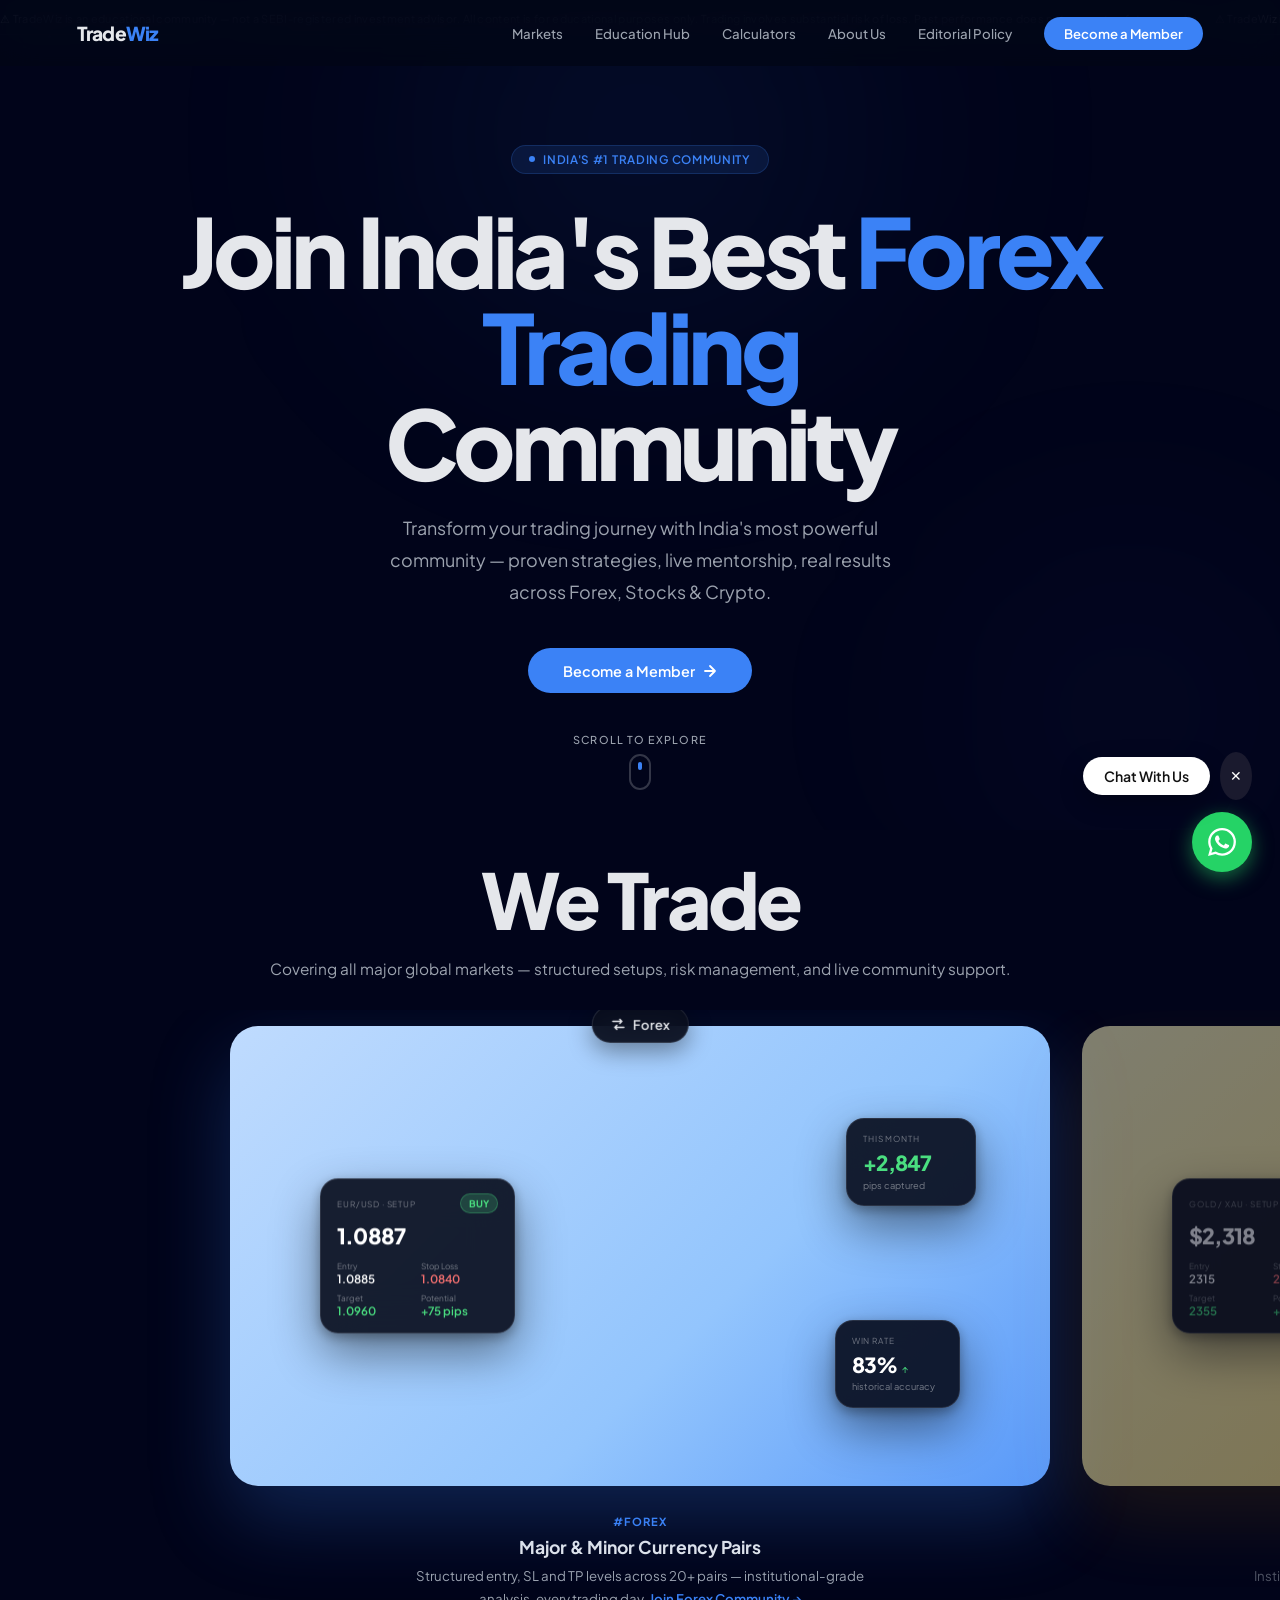
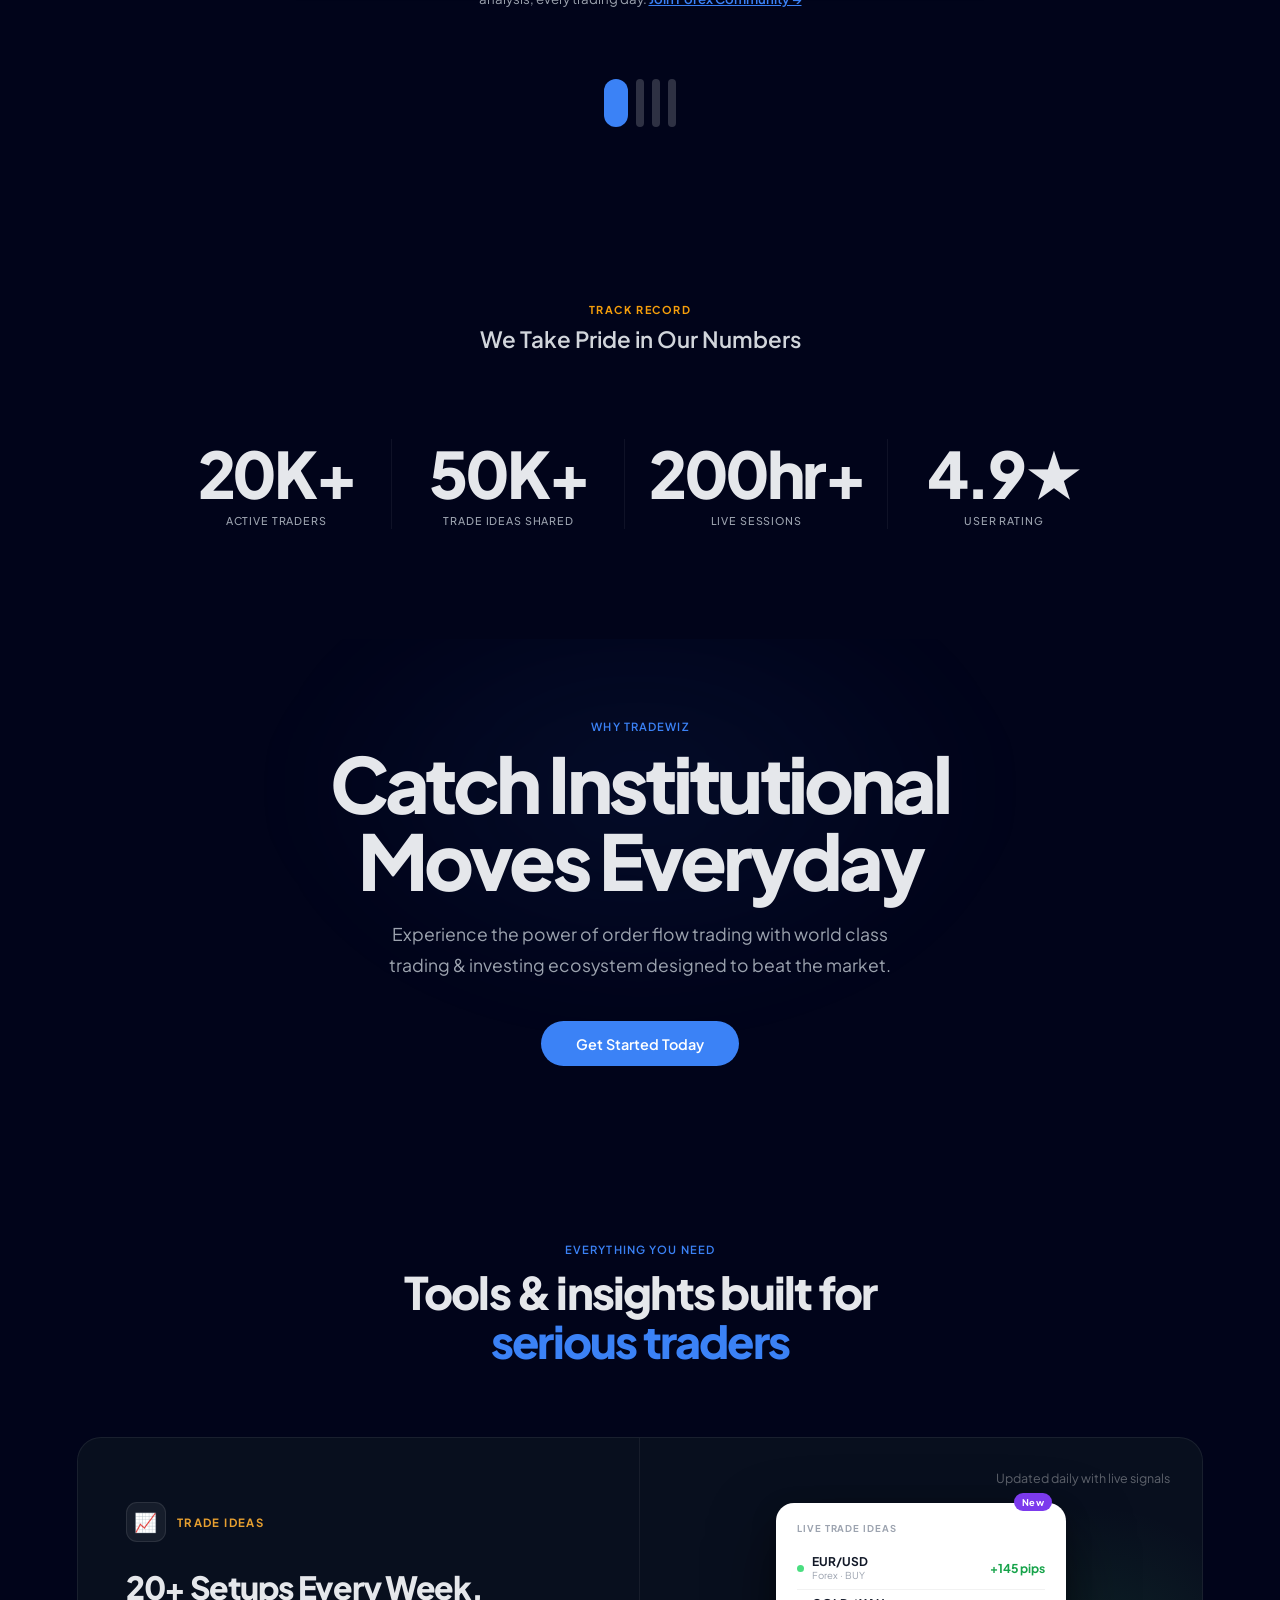
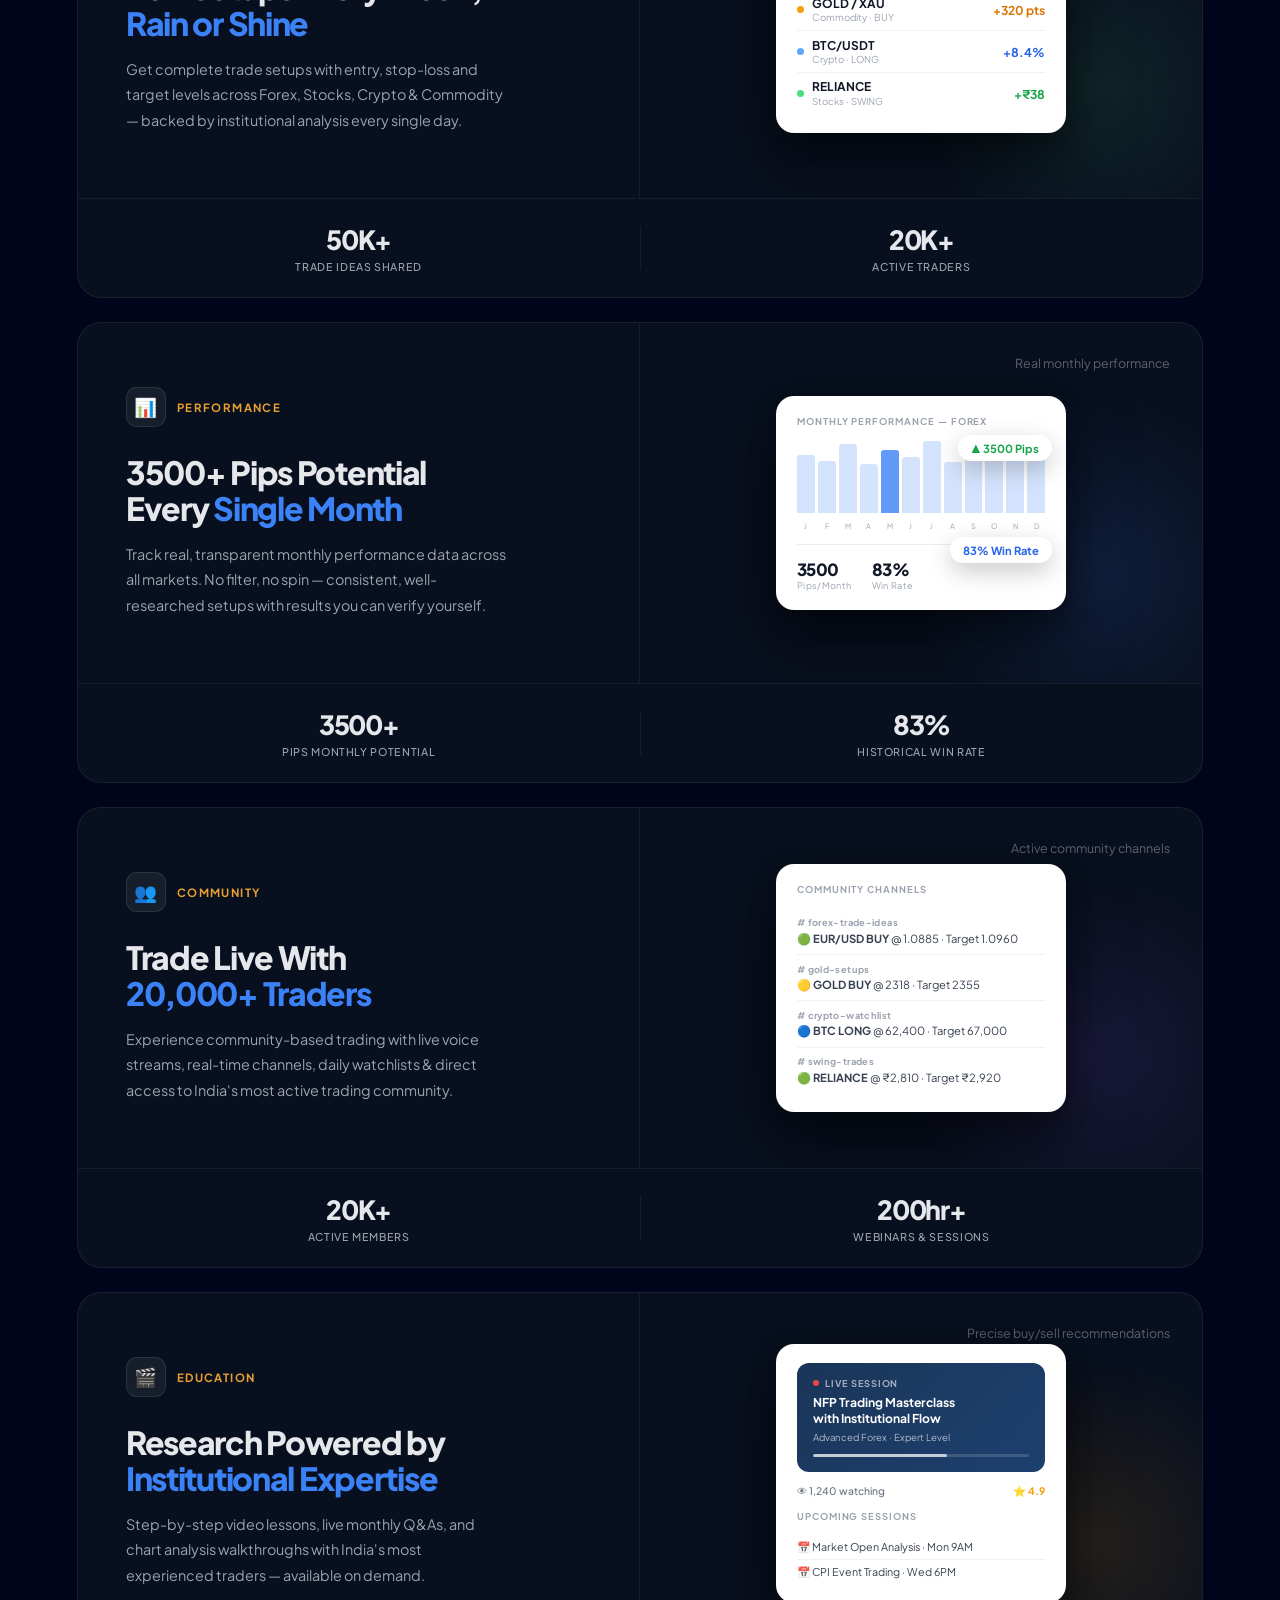
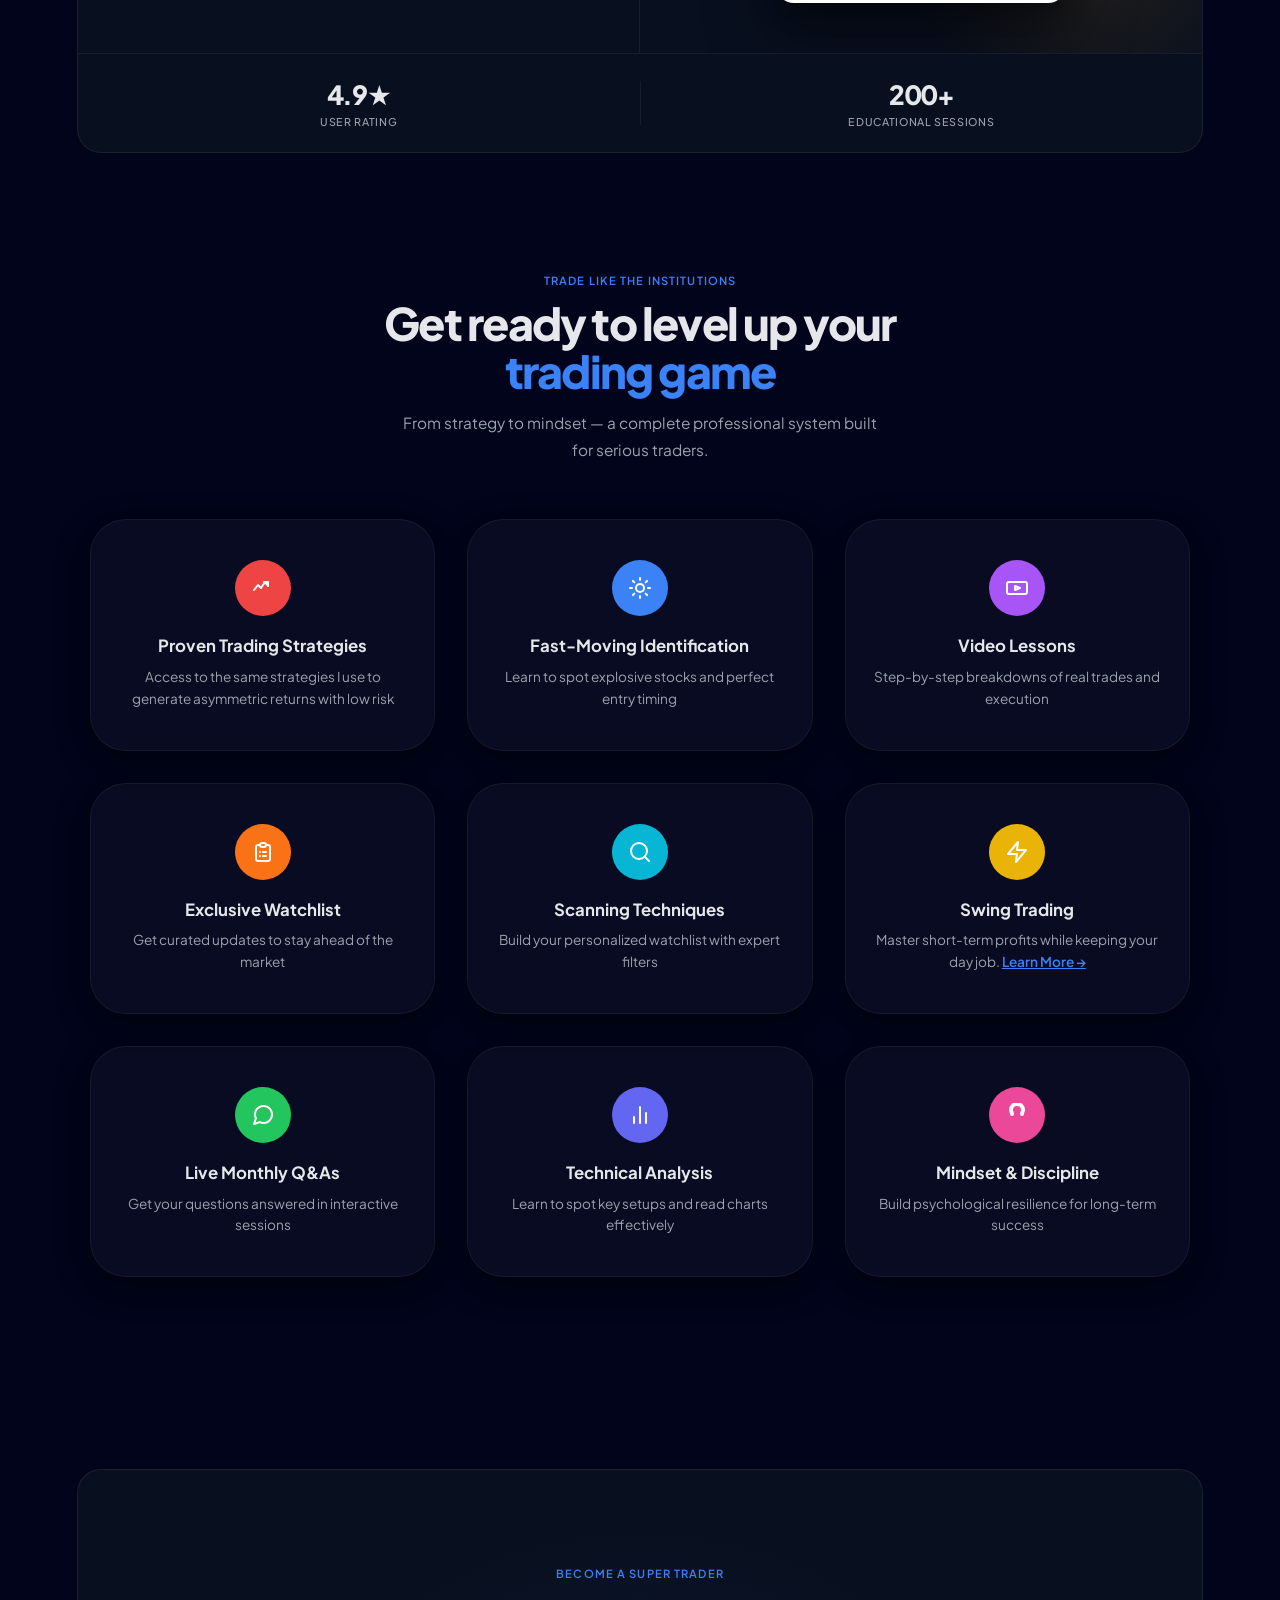
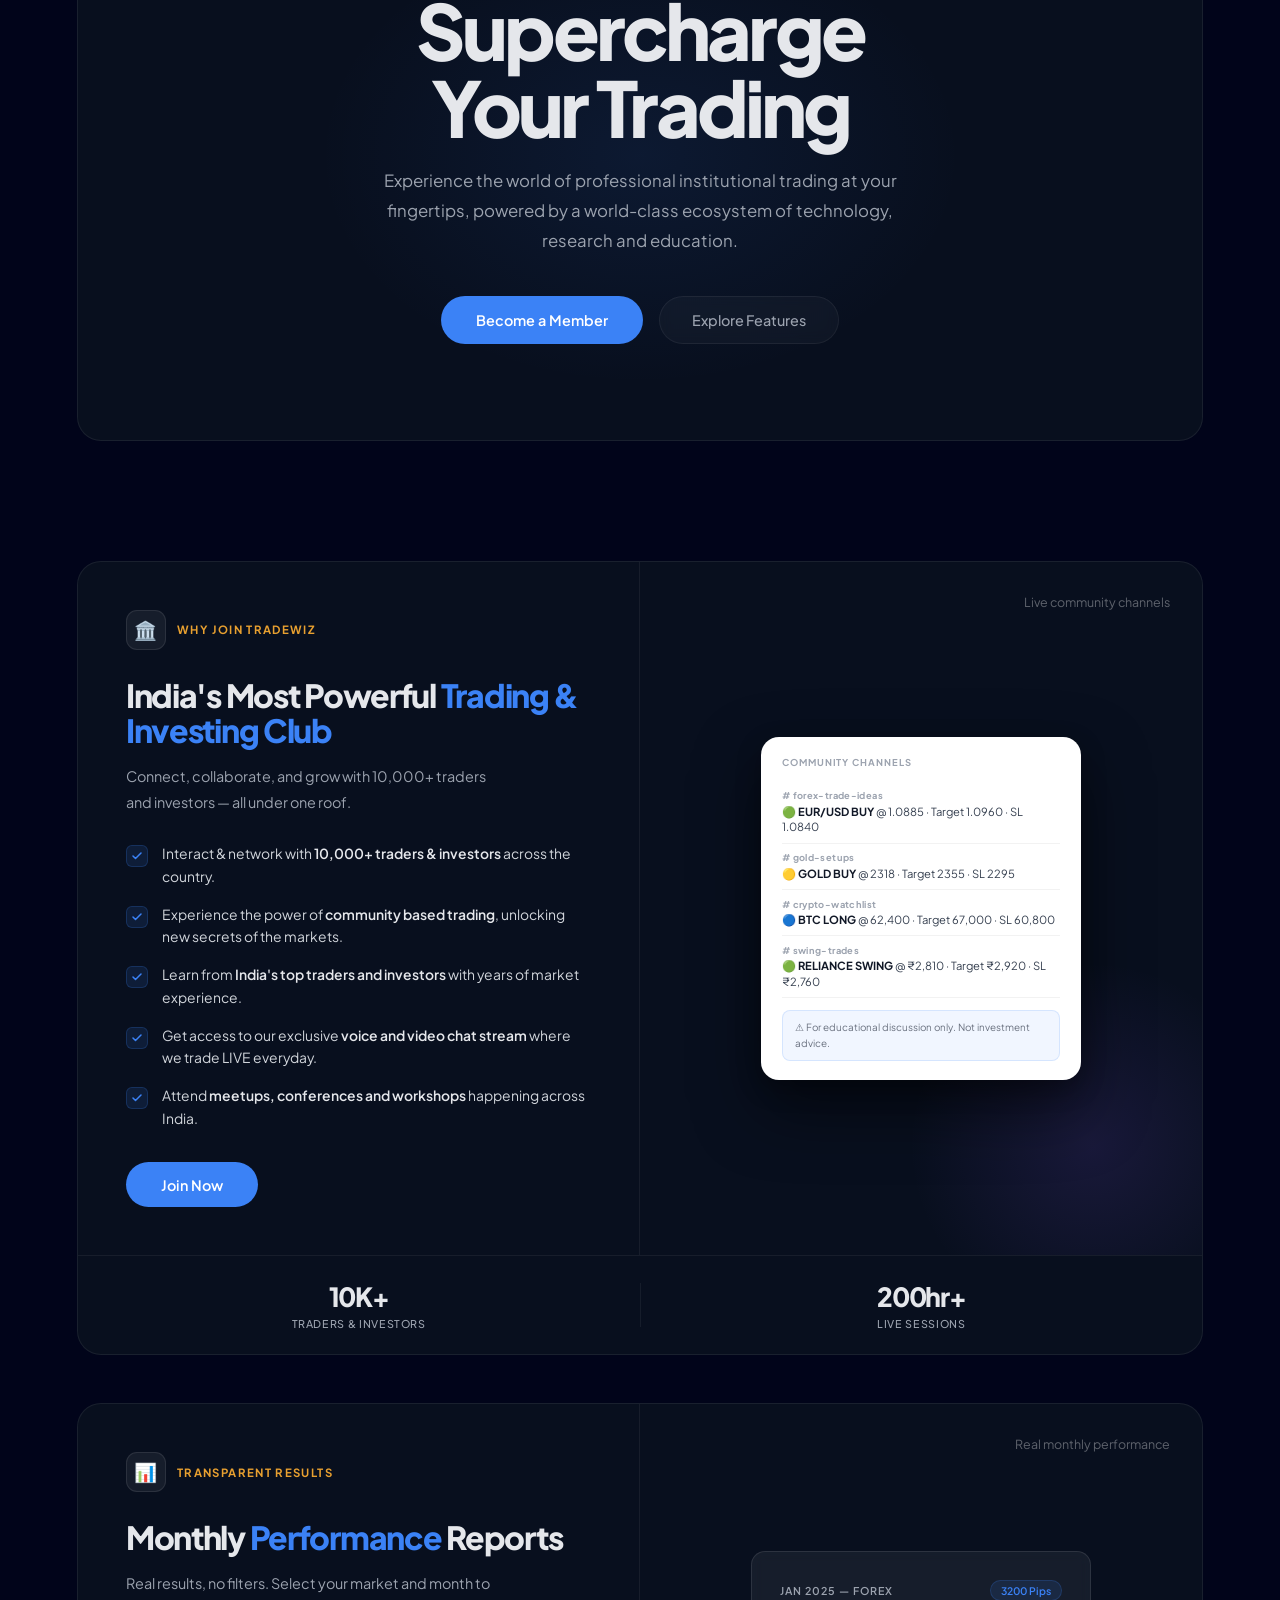
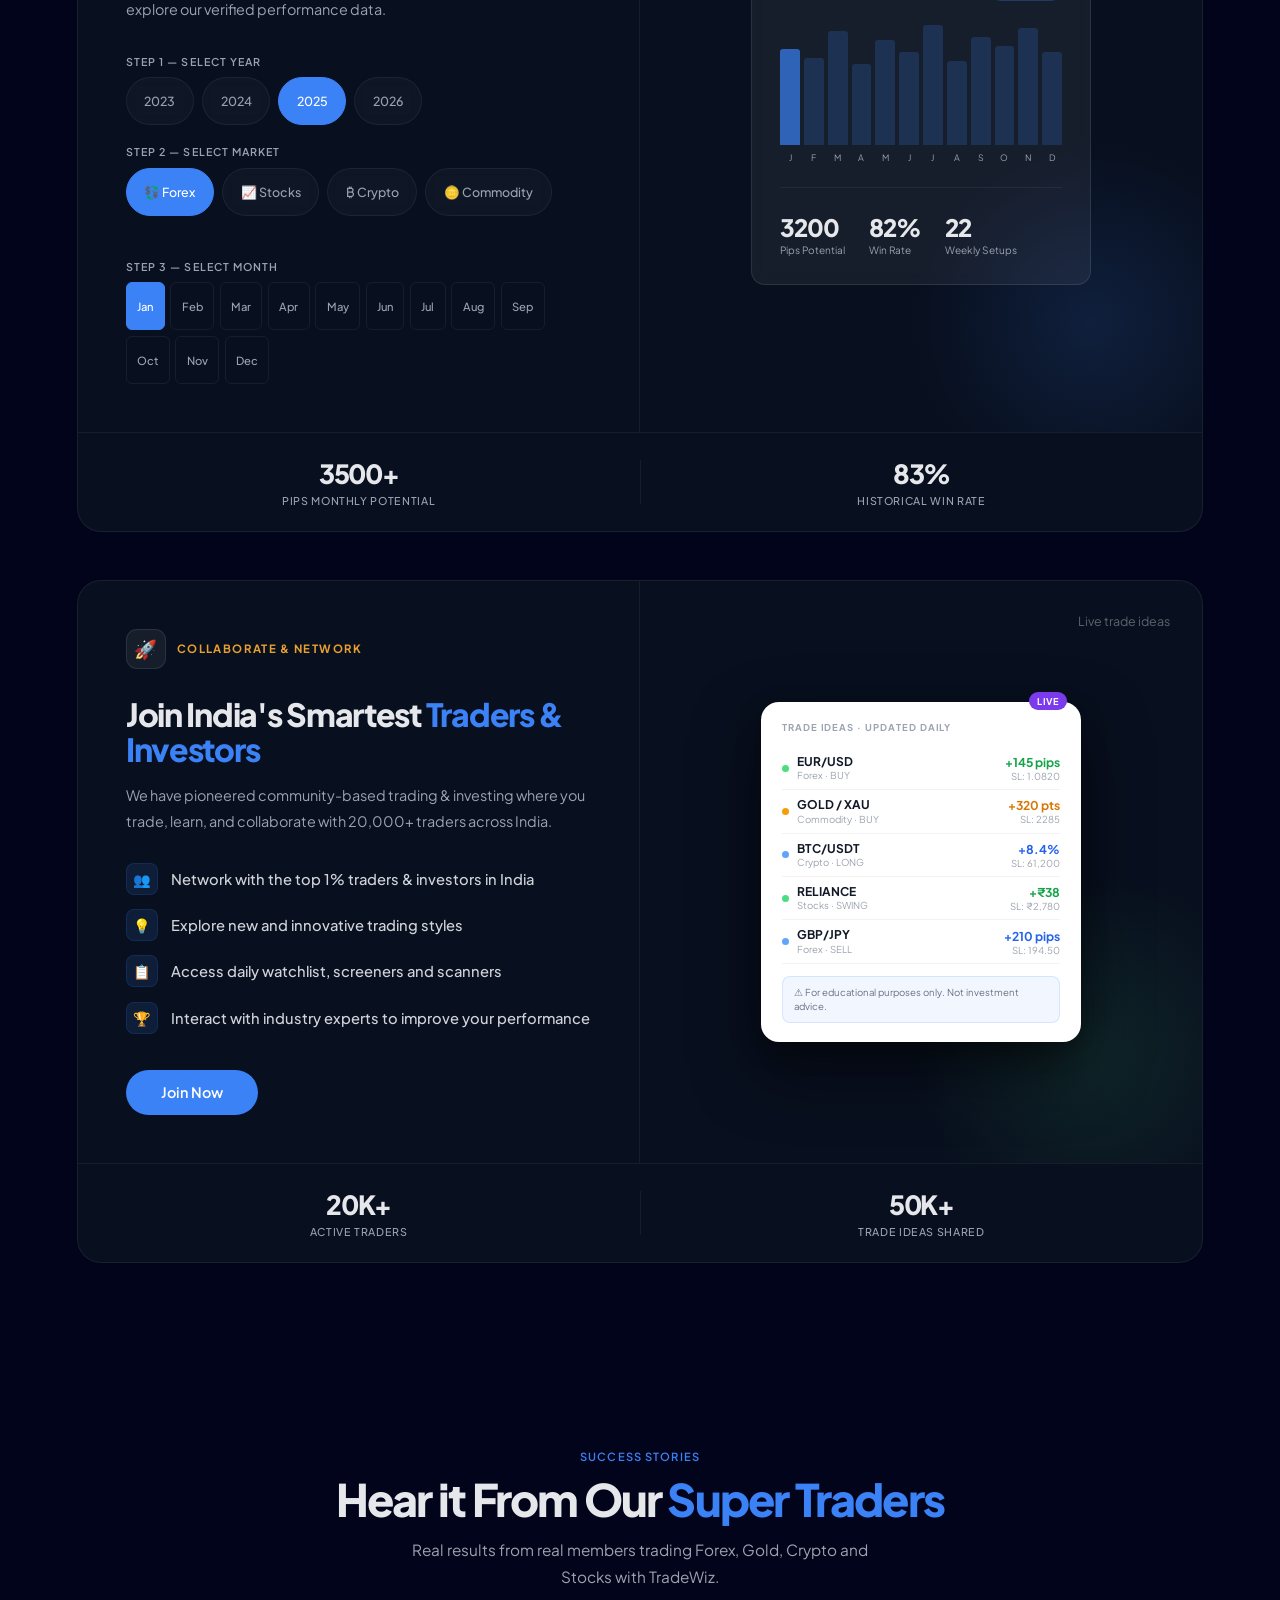
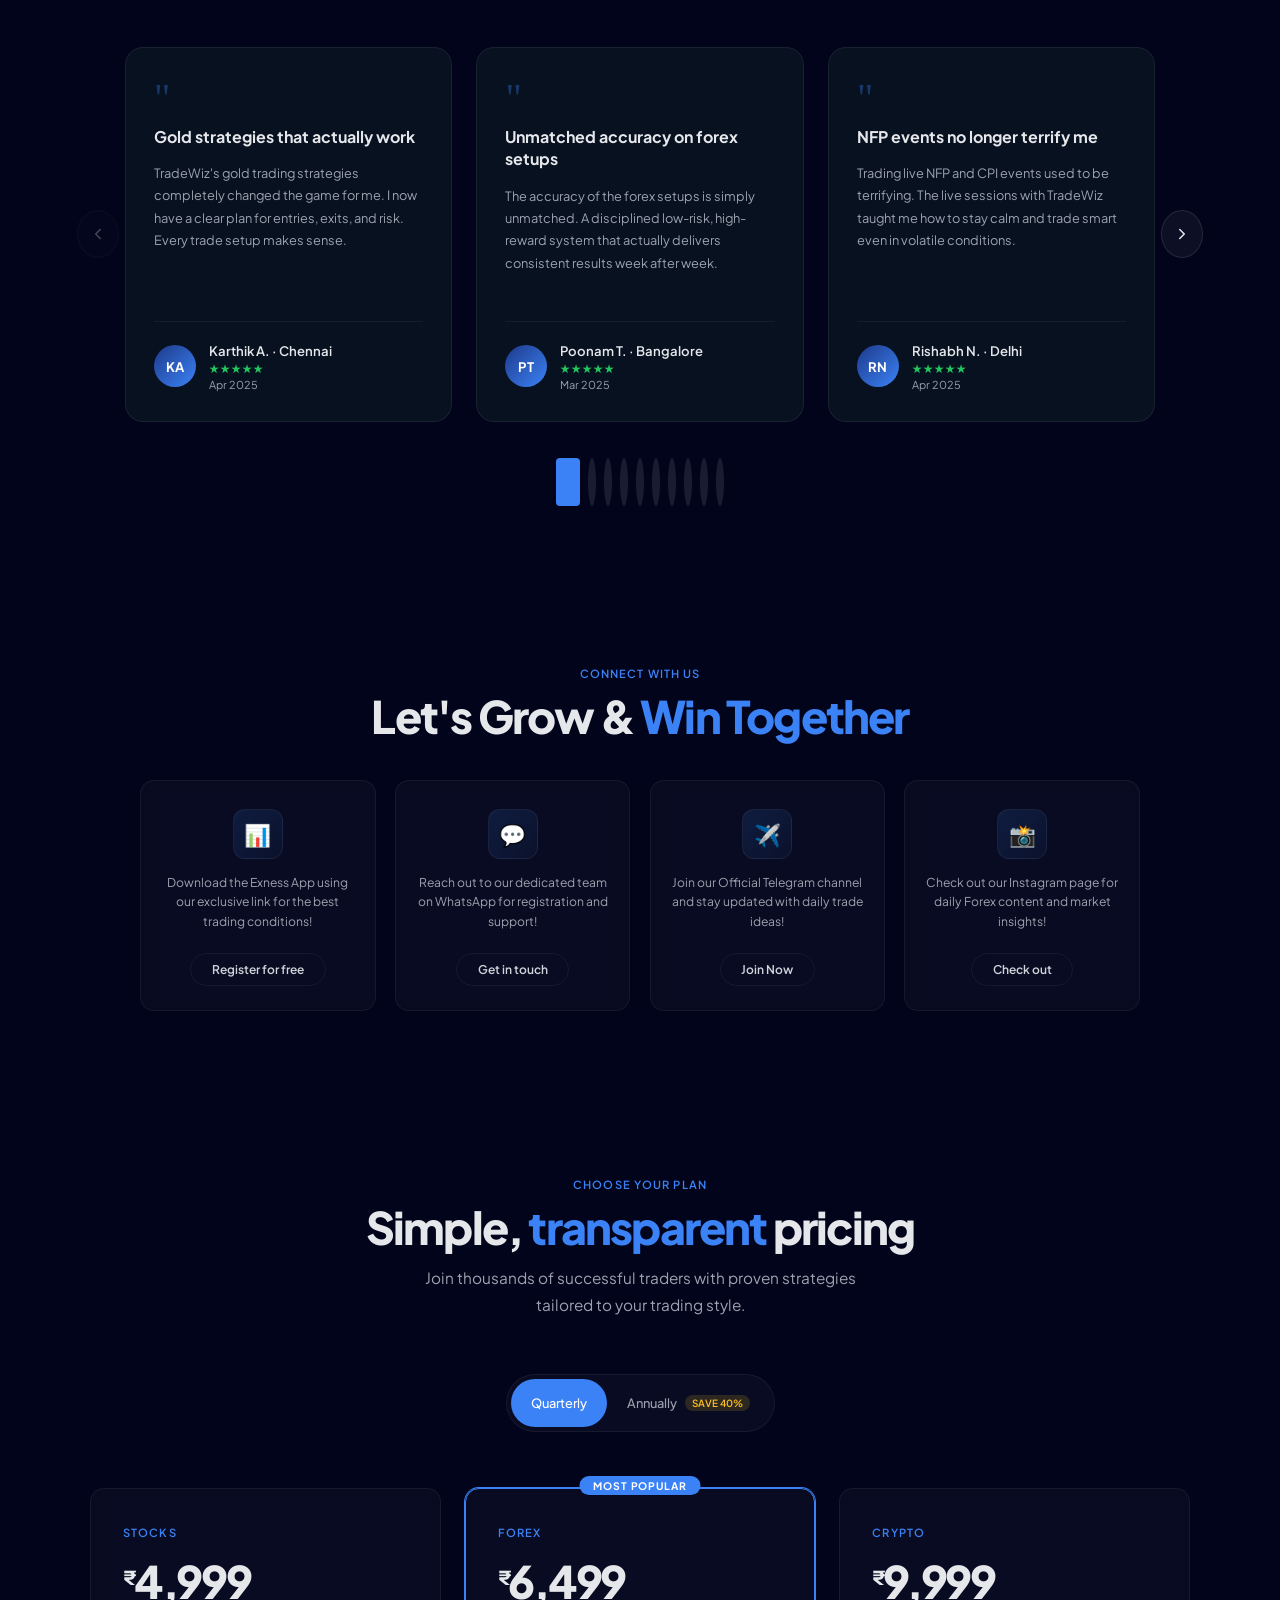
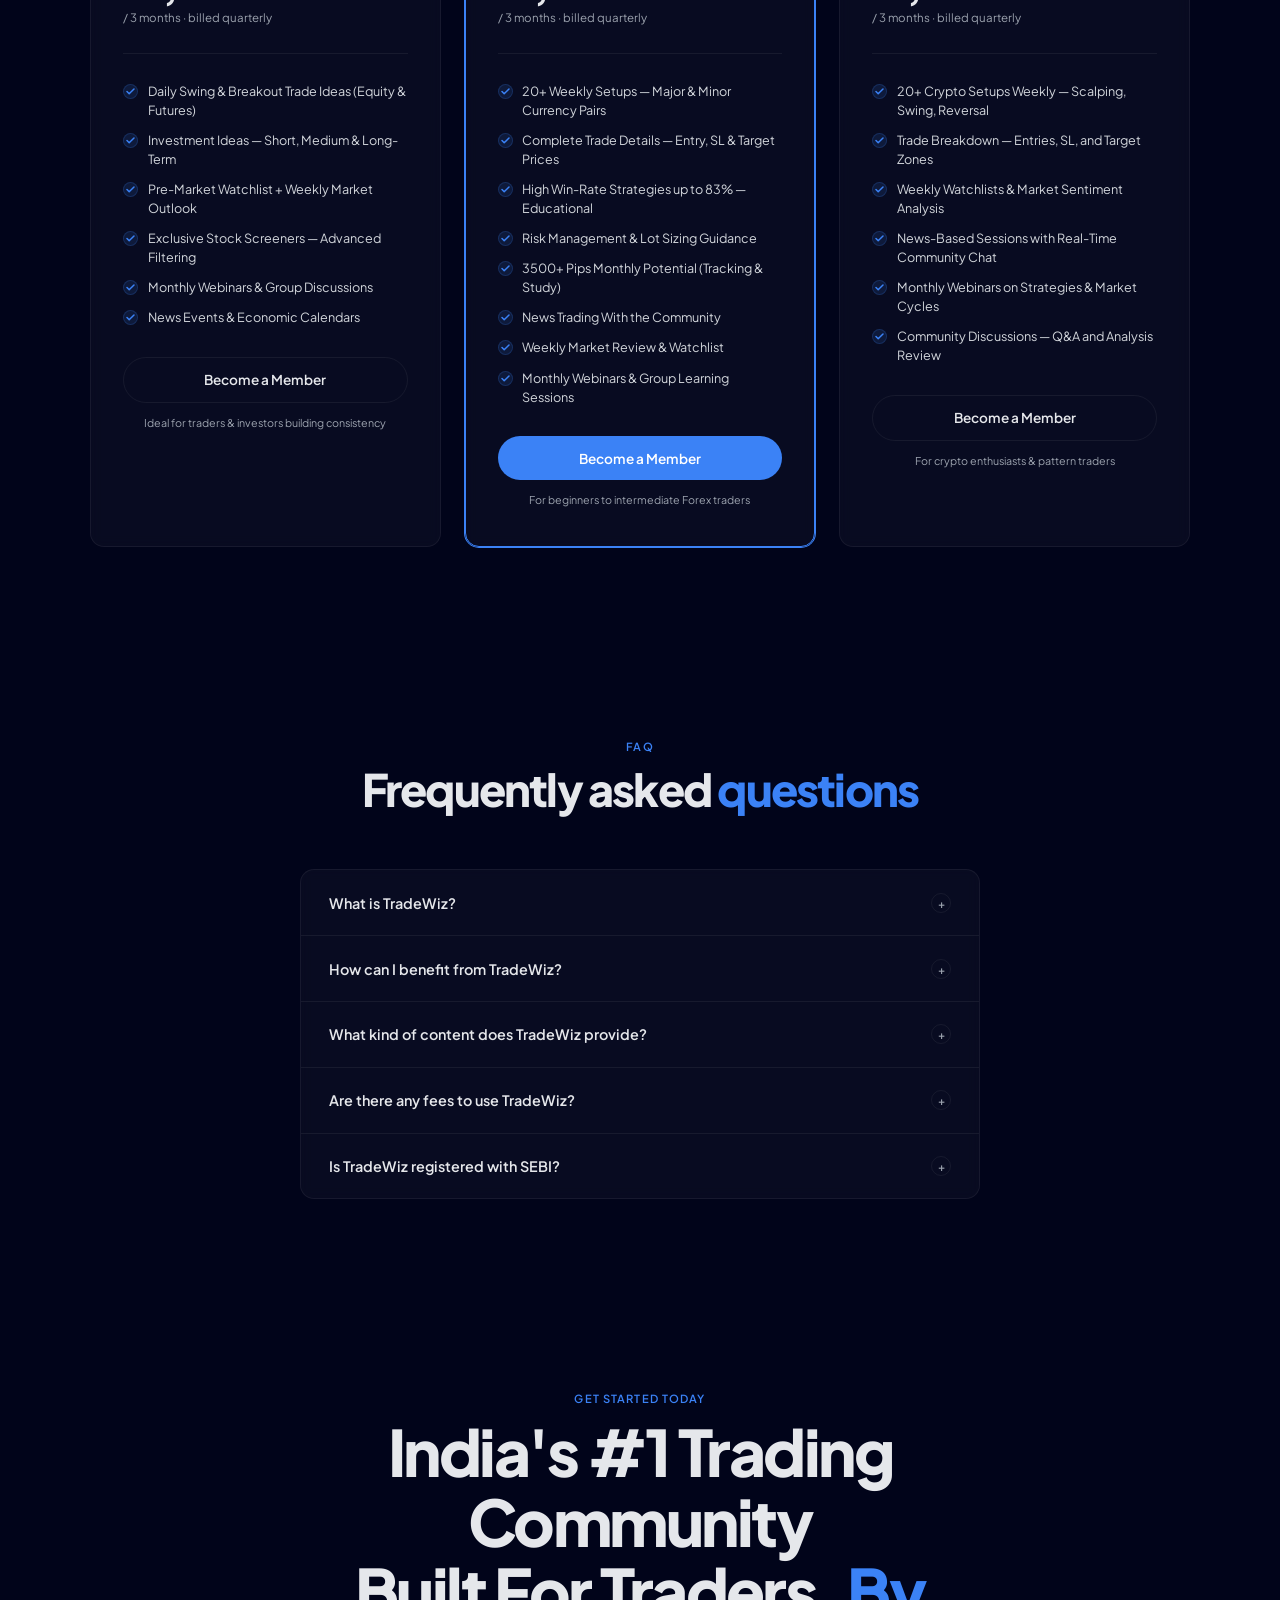
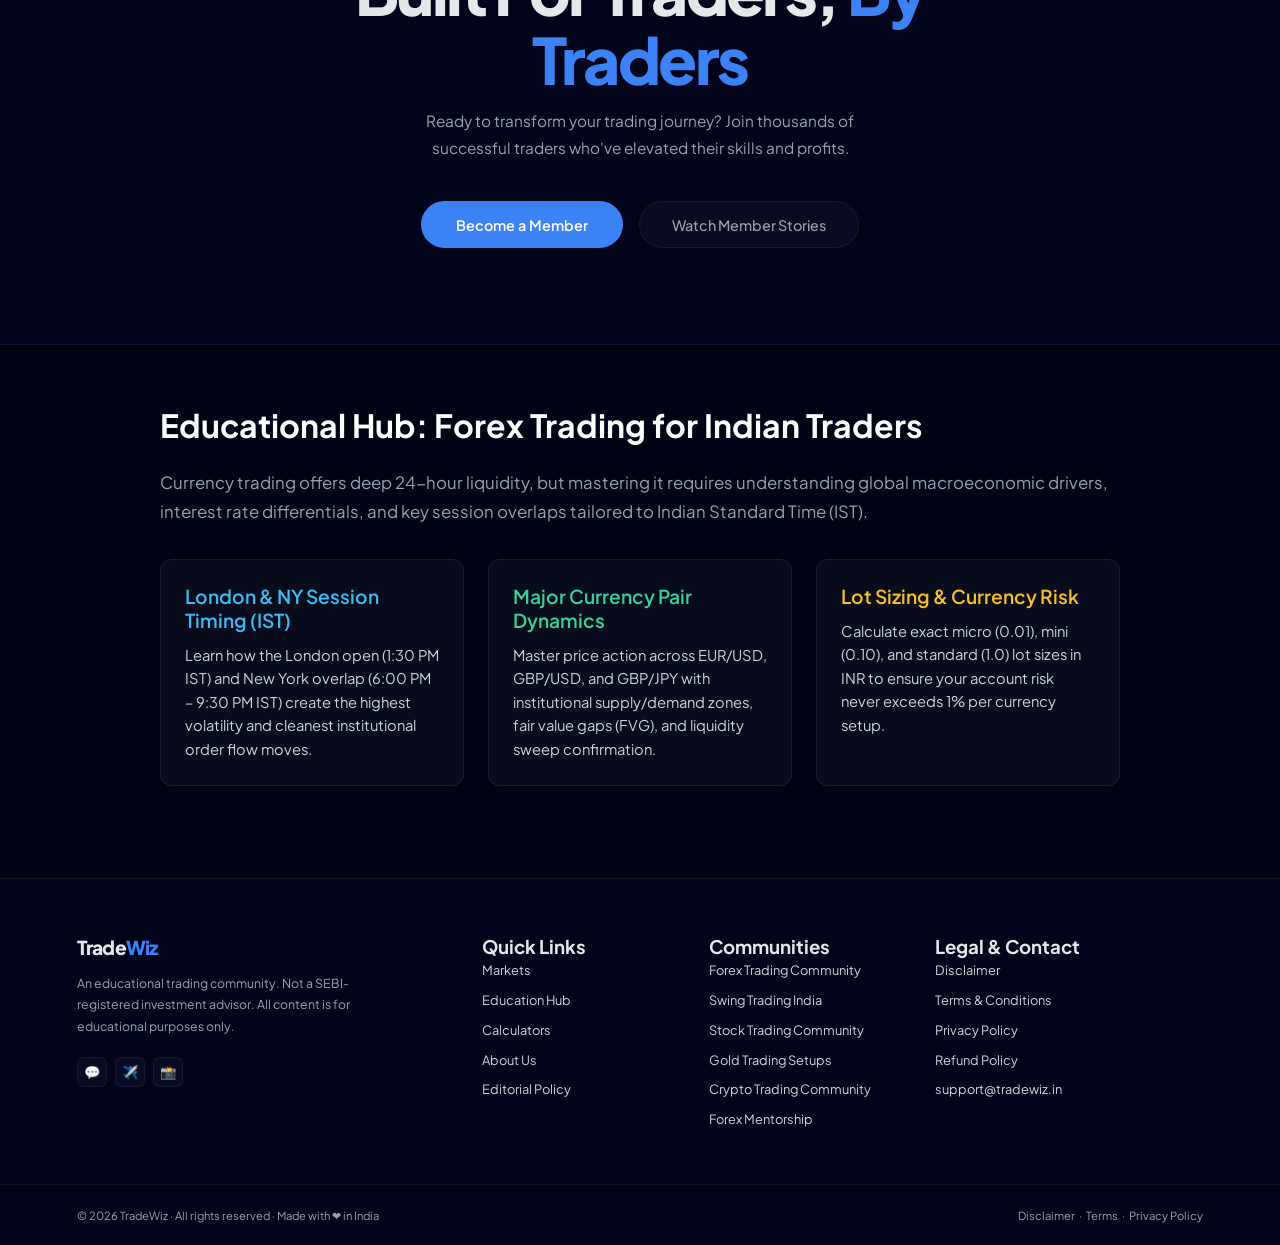
<file: forex-trading-community.html>
<!DOCTYPE html>
<html lang="en">

<head>
  <link rel="preconnect" href="https://fonts.googleapis.com">
  <link rel="preconnect" href="https://fonts.gstatic.com" crossorigin>
  <link rel="alternate" hreflang="en-IN" href="https://www.tradewiz.in/forex-trading-community">
  <link rel="alternate" hreflang="x-default" href="https://www.tradewiz.in/forex-trading-community">
  <meta name="geo.region" content="IN">
  <meta name="geo.placename" content="India">
  <!-- Google tag (gtag.js) -->
  <script async src="https://www.googletagmanager.com/gtag/js?id=G-MNBHR93N0V"></script>
  <script>
    window.dataLayer = window.dataLayer || [];
    function gtag(){dataLayer.push(arguments);}
    gtag('js', new Date());

    gtag('config', 'G-MNBHR93N0V');
  </script>
  <meta charset="UTF-8">
  <link rel="icon" type="image/png" href="/favicon.png">
  <link rel="apple-touch-icon" href="/favicon.png">
  <meta name="viewport" content="width=device-width, initial-scale=1.0">
  <title>TradeWiz | Best Forex Trading Community in India</title>
  <meta name="description" content="Join India's best forex trading community. Get daily forex trade ideas, live sessions, transparent performance reports, and learn from top forex experts.">
  <meta name="keywords" content="TradeWiz, India trading community, forex trading India, stock trading community, crypto trading India, trade ideas, live trading sessions, trading mentorship, algo trading India">
  <meta name="robots" content="index, follow">
  <link rel="canonical" href="https://www.tradewiz.in/forex-trading-community">

  <!-- Open Graph / Facebook -->
  <meta property="og:type" content="website">
  <meta property="og:site_name" content="TradeWiz">
  <meta property="og:title" content="TradeWiz | Best Forex Trading Community in India">
  <meta property="og:description" content="Join India's best forex trading community. Get daily forex trade ideas, live sessions, transparent performance reports, and learn from top forex experts.">
  <meta property="og:image" content="https://www.tradewiz.in/og-image.png">
  <meta property="og:image:width" content="1200">
  <meta property="og:image:height" content="630">
  <meta property="og:url" content="https://www.tradewiz.in/forex-trading-community">

  <!-- Twitter -->
  <meta name="twitter:card" content="summary_large_image">
  <meta name="twitter:site" content="@tradewiz_in">
  <meta name="twitter:title" content="TradeWiz | Best Forex Trading Community in India">
  <meta name="twitter:description" content="Join India's best forex trading community. Get daily forex trade ideas, live sessions, transparent performance reports, and learn from top forex experts.">
  <meta name="twitter:image" content="https://www.tradewiz.in/og-image.png">
  <link rel="preconnect" href="https://fonts.googleapis.com">
  <link href="https://fonts.googleapis.com/css2?family=Plus+Jakarta+Sans:wght@300;400;500;600;700;800&display=swap&display=swap"
    rel="stylesheet">
  <link rel="stylesheet" href="/assets/css/main.min.css">
  
  <!-- WebSite Schema with Sitelinks Searchbox -->
  <script type="application/ld+json">
  {
    "@context": "https://schema.org",
    "@type": "WebSite",
    "name": "TradeWiz",
    "url": "https://www.tradewiz.in",
    "description": "India's #1 trading community. 20,000+ traders learning Stocks, Forex & Crypto.",
    "potentialAction": {
      "@type": "SearchAction",
      "target": {
        "@type": "EntryPoint",
        "urlTemplate": "https://www.tradewiz.in/?q={search_term_string}"
      },
      "query-input": "required name=search_term_string"
    }
  }
  </script>

  <!-- Organization Schema -->
  <script type="application/ld+json">
  {
    "@context": "https://schema.org",
    "@type": "Organization",
    "name": "TradeWiz",
    "url": "https://www.tradewiz.in",
    "logo": "https://www.tradewiz.in/favicon.png",
    "description": "India's #1 educational trading community with 20,000+ active traders across Stocks, Forex, and Crypto markets.",
    "foundingDate": "2022",
    "areaServed": "IN",
    "contactPoint": {
      "@type": "ContactPoint",
      "contactType": "customer support",
      "availableLanguage": ["English", "Hindi"],
      "url": "https://wa.me/917011957726"
    },
    "sameAs": [
      "https://instagram.com/tradewiz_in",
      "https://t.me/tradewiz",
      "https://youtube.com/@tradewiz"
    ]
  }
  </script>

  <!-- FAQ Schema -->
  <script type="application/ld+json">
  {
    "@context": "https://schema.org",
    "@type": "FAQPage",
    "mainEntity": [{
      "@type": "Question",
      "name": "What is TradeWiz?",
      "acceptedAnswer": {
        "@type": "Answer",
        "text": "TradeWiz is India's #1 educational trading community with 20,000+ active traders across Stocks, Forex, and Crypto markets. We are not a SEBI-registered investment advisor — all content is purely educational."
      }
    }, {
      "@type": "Question",
      "name": "How can I benefit from TradeWiz?",
      "acceptedAnswer": {
        "@type": "Answer",
        "text": "You get daily trade ideas, weekly market reviews, monthly webinars, live Q&A sessions, risk management training, and a community of thousands of traders to learn from and collaborate with."
      }
    }, {
      "@type": "Question",
      "name": "What kind of content does TradeWiz provide?",
      "acceptedAnswer": {
        "@type": "Answer",
        "text": "We provide trade ideas with detailed entry/exit levels, video lessons, chart analysis, scanning techniques, curated watchlists, live monthly Q&As, and transparent monthly performance reports."
      }
    }, {
      "@type": "Question",
      "name": "Are there any fees to use TradeWiz?",
      "acceptedAnswer": {
        "@type": "Answer",
        "text": "Yes, TradeWiz is a paid membership. Plans start at ₹4,999/quarter for Stocks, ₹6,499/quarter for Forex, and ₹9,999/quarter for Crypto. Annual plans offer up to 40% savings."
      }
    }, {
      "@type": "Question",
      "name": "Is TradeWiz registered with SEBI?",
      "acceptedAnswer": {
        "@type": "Answer",
        "text": "No. TradeWiz is purely an educational trading community. We do not provide investment advice. All trade ideas are for learning and educational purposes only. Please consult a registered financial advisor before investing."
      }
    }]
  }
  </script>
  <!-- EducationalOrganization & Course Schema -->
  <script type="application/ld+json">
  {
    "@context": "https://schema.org",
    "@type": "EducationalOrganization",
    "name": "TradeWiz",
    "legalName": "TradeWiz LLP",
    "url": "https://www.tradewiz.in",
    "logo": "https://www.tradewiz.in/favicon.png",
    "description": "India's #1 educational trading community for learning Forex, Indian Equities (NSE/BSE), and Crypto trading strategies.",
    "knowsAbout": [
      "Forex Trading",
      "Stock Market Technical Analysis",
      "Swing Trading Strategies",
      "Gold XAUUSD Order Flow",
      "Risk Management & Position Sizing"
    ],
    "hasOfferCatalog": {
      "@type": "OfferCatalog",
      "name": "Trading Educational Programs",
      "itemListElement": [
        {
          "@type": "Course",
          "name": "Forex Trading & Risk Management Masterclass",
          "description": "Learn lot sizing, pip calculation, price action analysis, and currency risk management.",
          "provider": {
            "@type": "EducationalOrganization",
            "name": "TradeWiz"
          }
        },
        {
          "@type": "Course",
          "name": "Indian Stock Market Swing Trading System",
          "description": "Learn equity swing setups, breakout identification, and technical watchlists for NSE/BSE stocks.",
          "provider": {
            "@type": "EducationalOrganization",
            "name": "TradeWiz"
          }
        }
      ]
    }
  }
  </script>
  <!-- LocalBusiness Schema (Staged Placeholder - Replace with Registered LLP Business Address) -->
  <!--
  <script type="application/ld+json">
  {
    "@context": "https://schema.org",
    "@type": "LocalBusiness",
    "name": "TradeWiz LLP",
    "image": "https://www.tradewiz.in/favicon.png",
    "url": "https://www.tradewiz.in",
    "telephone": "+91-7011957726",
    "priceRange": "₹4999 - ₹9999",
    "address": {
      "@type": "PostalAddress",
      "streetAddress": "REGISTERED_LLP_STREET_ADDRESS",
      "addressLocality": "CITY",
      "addressRegion": "STATE",
      "postalCode": "PINCODE",
      "addressCountry": "IN"
    }
  }
  </script>
  -->
  <!-- Topic-Specific FAQ Schema -->
  <script type="application/ld+json">
  {
    "@context": "https://schema.org",
    "@type": "FAQPage",
    "mainEntity": [{
      "@type": "Question",
      "name": "Why is TradeWiz the best Forex trading community in India?",
      "acceptedAnswer": {
        "@type": "Answer",
        "text": "TradeWiz provides 20+ weekly high-probability forex trade setups across EURUSD, GBPUSD, GBPJPY, and AUDUSD with exact entry, stop loss, target levels, and risk management guidance."
      }
    }, {
      "@type": "Question",
      "name": "Does TradeWiz cover live economic events like NFP and CPI?",
      "acceptedAnswer": {
        "@type": "Answer",
        "text": "Yes! TradeWiz hosts live trading masterclasses and real-time community streams during major economic releases including NFP, CPI inflation data, and FOMC rate decisions."
      }
    }]
  }
  </script>
  <!-- BreadcrumbList Schema -->
  <script type="application/ld+json">
  {
    "@context": "https://schema.org",
    "@type": "BreadcrumbList",
    "itemListElement": [{
      "@type": "ListItem",
      "position": 1,
      "name": "Home",
      "item": "https://www.tradewiz.in/"
    },{
      "@type": "ListItem",
      "position": 2,
      "name": "Forex Trading Community",
      "item": "https://www.tradewiz.in/forex-trading-community"
    }]
  }
  </script>
</head>

<body>

  <!-- TICKER -->
  <div class="ticker">
    <span class="ticker-inner">⚠ TradeWiz is an educational community — not a SEBI-registered investment advisor. All
      content is for educational purposes only. Trading involves substantial risk of loss. Past performance does not
      guarantee future results. &nbsp;&nbsp;&nbsp;&nbsp; ⚠ TradeWiz is an educational community — not a SEBI-registered
      investment advisor. All content is for educational purposes only. &nbsp;&nbsp;&nbsp;&nbsp;</span>
  </div>

  <!-- NAV -->
  <nav id="mainNav">
    <a href="/" class="nav-logo">Trade<span>Wiz</span></a>
    <ul class="nav-links">
      <li><a href="#we-trade">Markets</a></li>
      <li><a href="/education">Education Hub</a></li>
      <li><a href="/calculator">Calculators</a></li>
      <li><a href="/about">About Us</a></li>
      <li><a href="/editorial-policy">Editorial Policy</a></li>
      <li><a href="#pricing" class="nav-cta">Become a Member</a></li>
    </ul>
    <button class="nav-hamburger" id="hamburger" aria-label="Menu">
      <span></span><span></span><span></span>
    </button>
  </nav>

  <!-- MOBILE OVERLAY NAV -->
  <div class="mobile-nav" id="mobileNav">
    <a href="#we-trade">Markets</a>
    <a href="/education">Education Hub</a>
    <a href="/calculator">Calculators</a>
    <a href="/about">About Us</a>
    <a href="/editorial-policy">Editorial Policy</a>
    <a href="#pricing" class="m-cta">Become a Member</a>
  </div>

  <!-- HERO -->
  <section id="hero">
    <div class="hero-grid"></div>
    <div class="hero-radial hr1"></div>
    <div class="hero-radial hr2"></div>
    <div class="hero-particles" id="heroParticles"></div>
    <div class="hero-chip"><span class="chip-dot"></span>India's #1 Trading Community</div>
    <h1 class="hero-title">Join India's Best <span class="blue">Forex Trading</span><br>Community</h1>
    <p class="hero-sub">Transform your trading journey with India's most powerful community — proven strategies, live
      mentorship, real results across Forex, Stocks &amp; Crypto.</p>
    <div class="hero-btns">
      <a href="#pricing" class="btn-p">Become a Member <svg width="14" height="14" viewBox="0 0 14 14" fill="none">
          <path d="M2 7h10M7 2l5 5-5 5" stroke="currentColor" stroke-width="1.8" stroke-linecap="round"
            stroke-linejoin="round" />
        </svg></a>
    </div>
    <div class="hero-scroll-hint">
      <span>Scroll to explore</span>
      <div class="hero-scroll-mouse">
        <div class="hero-scroll-dot"></div>
      </div>
    </div>
  </section>

  <!-- WE TRADE -->
  <section id="we-trade">
    <div class="wt-header rv">
      <h2 class="wt-title">We <span class="blue">Trade</span></h2>
      <p class="wt-sub">Covering all major global markets — structured setups, risk management, and live community
        support.</p>
    </div>
    <div class="wt-outer" id="wtOuter">
      <div class="wt-track" id="wtTrack">

        <!-- ── Forex ── -->
        <div class="wt-slide rv" id="wts0">
          <div class="wt-card wt-card-forex">
            <div class="wt-pill"><svg width="15" height="15" viewBox="0 0 15 15" fill="none">
                <path d="M2 4.5h9M9 2.5l2 2-2 2M13 10.5H4M6 8.5l-2 2 2 2" stroke="currentColor" stroke-width="1.5"
                  stroke-linecap="round" stroke-linejoin="round" />
              </svg> Forex</div>
            <div class="wt-widget wt-wa" style="left:11%;top:50%;transform:translateY(-50%);width:195px;">
              <div style="display:flex;align-items:center;justify-content:space-between;margin-bottom:0.55rem;">
                <div class="wt-wlabel" style="margin:0;">EUR/USD · SETUP</div>
                <div class="wt-wbadge buy">BUY</div>
              </div>
              <div style="font-size:1.35rem;font-weight:800;color:#fff;letter-spacing:-0.04em;margin-bottom:0.65rem;">
                1.0887</div>
              <div class="wt-wgrid">
                <div>
                  <div class="wt-wk">Entry</div>
                  <div class="wt-wv" style="color:#fff;">1.0885</div>
                </div>
                <div>
                  <div class="wt-wk">Stop Loss</div>
                  <div class="wt-wv" style="color:#F87171;">1.0840</div>
                </div>
                <div>
                  <div class="wt-wk">Target</div>
                  <div class="wt-wv" style="color:#4ADE80;">1.0960</div>
                </div>
                <div>
                  <div class="wt-wk">Potential</div>
                  <div class="wt-wv" style="color:#4ADE80;">+75 pips</div>
                </div>
              </div>
            </div>
            <div class="wt-widget wt-wb" style="right:9%;top:20%;min-width:130px;">
              <div class="wt-wlabel">This Month</div>
              <div class="wt-wval" style="color:#4ADE80;">+2,847</div>
              <div class="wt-wsub">pips captured</div>
            </div>
            <div class="wt-widget wt-wc" style="right:11%;bottom:17%;min-width:125px;">
              <div class="wt-wlabel">Win Rate</div>
              <div style="display:flex;align-items:baseline;gap:0.3rem;">
                <div class="wt-wval">83%</div><span style="font-size:0.6rem;color:#4ADE80;">↑</span>
              </div>
              <div class="wt-wsub">historical accuracy</div>
            </div>
          </div>
          <div class="wt-slide-info">
            <div class="wt-slide-tag">#Forex</div>
            <h3><a href="/forex-trading-community" style="color:inherit;text-decoration:none;">Major &amp; Minor Currency Pairs</a></h3>
            <p>Structured entry, SL and TP levels across 20+ pairs — institutional-grade analysis, every trading day. <a href="/forex-trading-community" style="color:#3B82F6;font-weight:600;">Join Forex Community →</a>
            </p>
          </div>
        </div>

        <!-- ── Commodity ── -->
        <div class="wt-slide rv d1" id="wts1">
          <div class="wt-card wt-card-commodity">
            <div class="wt-pill"><svg width="15" height="15" viewBox="0 0 15 15" fill="none">
                <rect x="2" y="5" width="11" height="7" rx="1.5" stroke="currentColor" stroke-width="1.5" />
                <path d="M5 5V4a1 1 0 011-1h3a1 1 0 011 1v1M5.5 8.5h4" stroke="currentColor" stroke-width="1.5"
                  stroke-linecap="round" />
              </svg> Commodity</div>
            <div class="wt-widget wt-wa" style="left:11%;top:50%;transform:translateY(-50%);width:195px;">
              <div style="display:flex;align-items:center;justify-content:space-between;margin-bottom:0.55rem;">
                <div class="wt-wlabel" style="margin:0;">GOLD / XAU · SETUP</div>
                <div class="wt-wbadge buy">BUY</div>
              </div>
              <div style="font-size:1.35rem;font-weight:800;color:#fff;letter-spacing:-0.04em;margin-bottom:0.65rem;">
                $2,318</div>
              <div class="wt-wgrid">
                <div>
                  <div class="wt-wk">Entry</div>
                  <div class="wt-wv" style="color:#fff;">2315</div>
                </div>
                <div>
                  <div class="wt-wk">Stop Loss</div>
                  <div class="wt-wv" style="color:#F87171;">2295</div>
                </div>
                <div>
                  <div class="wt-wk">Target</div>
                  <div class="wt-wv" style="color:#4ADE80;">2355</div>
                </div>
                <div>
                  <div class="wt-wk">Potential</div>
                  <div class="wt-wv" style="color:#4ADE80;">+320 pts</div>
                </div>
              </div>
            </div>
            <div class="wt-widget wt-wb" style="right:9%;top:20%;min-width:130px;">
              <div class="wt-wlabel">Silver / XAG</div>
              <div class="wt-wval">$27.40</div>
              <div style="font-size:0.62rem;font-weight:600;color:#4ADE80;margin-top:0.25rem;">+1.8% today</div>
            </div>
            <div class="wt-widget wt-wc" style="right:11%;bottom:17%;min-width:125px;">
              <div class="wt-wlabel">This Month</div>
              <div class="wt-wval" style="color:#F59E0B;">+1,240</div>
              <div class="wt-wsub">points across setups</div>
            </div>
          </div>
          <div class="wt-slide-info">
            <div class="wt-slide-tag">#Commodity</div>
            <h3><a href="/gold-trading-setups" style="color:inherit;text-decoration:none;">Gold, Silver &amp; Crude Oil</a></h3>
            <p>Institutional-grade setups on precious metals and crude oil — 15+ structured ideas every week. <a href="/gold-trading-setups" style="color:#3B82F6;font-weight:600;">View Gold Setups →</a></p>
          </div>
        </div>

        <!-- ── Crypto ── -->
        <div class="wt-slide rv d2" id="wts2">
          <div class="wt-card wt-card-crypto">
            <div class="wt-pill"><svg width="15" height="15" viewBox="0 0 15 15" fill="none">
                <path d="M5.5 2.5h4a2 2 0 010 4H5.5m0-4v4m0 0H10a2 2 0 010 4H5.5m0-4v4m-1-8v9" stroke="currentColor"
                  stroke-width="1.5" stroke-linecap="round" stroke-linejoin="round" />
              </svg> Crypto</div>
            <div class="wt-widget wt-wa" style="left:11%;top:50%;transform:translateY(-50%);width:195px;">
              <div style="display:flex;align-items:center;justify-content:space-between;margin-bottom:0.55rem;">
                <div class="wt-wlabel" style="margin:0;">BTC/USDT · LONG</div>
                <div class="wt-wbadge buy">LONG</div>
              </div>
              <div style="font-size:1.35rem;font-weight:800;color:#fff;letter-spacing:-0.04em;margin-bottom:0.65rem;">
                $62,400</div>
              <div class="wt-wgrid">
                <div>
                  <div class="wt-wk">Entry</div>
                  <div class="wt-wv" style="color:#fff;">62,200</div>
                </div>
                <div>
                  <div class="wt-wk">Stop Loss</div>
                  <div class="wt-wv" style="color:#F87171;">60,800</div>
                </div>
                <div>
                  <div class="wt-wk">Target</div>
                  <div class="wt-wv" style="color:#4ADE80;">67,000</div>
                </div>
                <div>
                  <div class="wt-wk">Potential</div>
                  <div class="wt-wv" style="color:#4ADE80;">+8.4%</div>
                </div>
              </div>
            </div>
            <div class="wt-widget wt-wb" style="right:9%;top:20%;min-width:130px;">
              <div class="wt-wlabel">ETH/USDT</div>
              <div class="wt-wval">$3,280</div>
              <div style="font-size:0.62rem;font-weight:600;color:#4ADE80;margin-top:0.25rem;">+4.1% today</div>
            </div>
            <div class="wt-widget wt-wc" style="right:11%;bottom:17%;min-width:130px;">
              <div class="wt-wlabel">Market Sentiment</div>
              <div style="display:flex;align-items:center;gap:0.4rem;margin-top:0.15rem;">
                <div
                  style="width:7px;height:7px;border-radius:50%;background:#4ADE80;animation:blink 1.5s infinite;flex-shrink:0;">
                </div>
                <div style="font-size:0.82rem;font-weight:700;color:#4ADE80;">BULLISH</div>
              </div>
              <div class="wt-wsub" style="margin-top:0.3rem;">Weekly watchlist active</div>
            </div>
          </div>
          <div class="wt-slide-info">
            <div class="wt-slide-tag">#Crypto</div>
            <h3>Bitcoin, Ethereum &amp; Altcoins</h3>
            <p>BTC, ETH &amp; altcoin setups with weekly watchlists, market cycles, and on-chain sentiment analysis.</p>
          </div>
        </div>

        <!-- ── Stocks ── -->
        <div class="wt-slide rv d3" id="wts3">
          <div class="wt-card wt-card-stocks">
            <div class="wt-pill"><svg width="15" height="15" viewBox="0 0 15 15" fill="none">
                <rect x="2" y="7" width="2.5" height="5.5" rx="0.5" stroke="currentColor" stroke-width="1.5" />
                <rect x="6.25" y="4.5" width="2.5" height="8" rx="0.5" stroke="currentColor" stroke-width="1.5" />
                <rect x="10.5" y="2" width="2.5" height="10.5" rx="0.5" stroke="currentColor" stroke-width="1.5" />
              </svg> Stocks</div>
            <div class="wt-widget wt-wa" style="left:11%;top:50%;transform:translateY(-50%);width:195px;">
              <div style="display:flex;align-items:center;justify-content:space-between;margin-bottom:0.55rem;">
                <div class="wt-wlabel" style="margin:0;">NIFTY 50 · SWING</div>
                <div class="wt-wbadge buy">BUY</div>
              </div>
              <div style="font-size:1.35rem;font-weight:800;color:#fff;letter-spacing:-0.04em;margin-bottom:0.65rem;">
                22,420</div>
              <div class="wt-wgrid">
                <div>
                  <div class="wt-wk">Entry</div>
                  <div class="wt-wv" style="color:#fff;">22,380</div>
                </div>
                <div>
                  <div class="wt-wk">Stop Loss</div>
                  <div class="wt-wv" style="color:#F87171;">22,100</div>
                </div>
                <div>
                  <div class="wt-wk">Target</div>
                  <div class="wt-wv" style="color:#4ADE80;">23,100</div>
                </div>
                <div>
                  <div class="wt-wk">Potential</div>
                  <div class="wt-wv" style="color:#4ADE80;">+680 pts</div>
                </div>
              </div>
            </div>
            <div class="wt-widget wt-wb" style="right:9%;top:20%;min-width:130px;">
              <div class="wt-wlabel">RELIANCE NSE</div>
              <div class="wt-wval">₹2,845</div>
              <div style="font-size:0.62rem;font-weight:600;color:#4ADE80;margin-top:0.25rem;">+2.3% today</div>
            </div>
            <div class="wt-widget wt-wc" style="right:11%;bottom:17%;min-width:125px;">
              <div class="wt-wlabel">Daily Ideas</div>
              <div class="wt-wval">8+</div>
              <div class="wt-wsub">swing setups per day</div>
            </div>
          </div>
          <div class="wt-slide-info">
            <div class="wt-slide-tag">#Stocks</div>
            <h3><a href="/stock-trading-community" style="color:inherit;text-decoration:none;">Indian &amp; Global Equities</a></h3>
            <p>Swing, breakout, and positional trade ideas across Indian &amp; global equities — every trading day. <a href="/stock-trading-community" style="color:#3B82F6;font-weight:600;">Join Stock Community →</a></p>
          </div>
        </div>

      </div><!-- /wt-track -->
    </div><!-- /wt-outer -->
    <div class="wt-dots">
      <button aria-label="Interactive action button" class="wt-dot active" data-slide="0"></button>
      <button aria-label="Go to slide 2" class="wt-dot"></button>
      <button aria-label="Go to slide 3" class="wt-dot"></button>
      <button aria-label="Go to slide 4" class="wt-dot"></button>
    </div>
  </section>

  <!-- STATS -->
  <section id="stats">
    <span class="stats-eyebrow">Track Record</span>
    <p class="stats-heading">We Take Pride in Our Numbers</p>
    <div class="stats-grid">
      <div class="sitem rv"><span class="snum" data-count="20000" data-k>0</span><span class="slbl">Active
          Traders</span></div>
      <div class="sitem rv d1"><span class="snum" data-count="50000" data-k>0</span><span class="slbl">Trade Ideas
          Shared</span></div>
      <div class="sitem rv d2"><span class="snum" data-count="200" data-suffix="hr+">0</span><span class="slbl">Live
          Sessions</span></div>
      <div class="sitem rv d3"><span class="snum" data-count="4.9" data-suffix="★" data-dec>0</span><span
          class="slbl">User Rating</span></div>
    </div>
  </section>

  <!-- CATCH INSTITUTIONAL -->
  <section id="catch-inst">
    <div class="rv" style="position:relative;z-index:1;text-align:center;max-width:800px;margin:0 auto;">
      <span class="stag">Why TradeWiz</span>
      <h2
        style="font-size:clamp(2.5rem,6vw,5rem);font-weight:900;letter-spacing:-0.05em;line-height:1.0;margin-bottom:1.25rem;">
        Catch Institutional<br><span class="blue">Moves Everyday</span></h2>
      <p
        style="color:var(--muted);font-size:clamp(0.95rem,1.8vw,1.1rem);max-width:540px;margin:0 auto 2.5rem;line-height:1.78;">
        Experience the power of order flow trading with world class trading &amp; investing ecosystem designed to beat
        the market.</p>
      <a href="#pricing" class="btn-p" style="display:inline-flex;">Get Started Today</a>
    </div>
  </section>

  <!-- SPOTLIGHT — Liquide-style feature cards -->
  <section id="spotlight">
    <div class="sheader c rv" style="margin-bottom:3rem;">
      <span class="stag">Everything You Need</span>
      <h2 class="stitle">Tools &amp; insights built for<br><span class="blue">serious traders</span></h2>
    </div>

    <!-- Card 1: Trade Ideas -->
    <div class="liq-card rv">
      <div class="liq-card-body">
        <div class="liq-card-left">
          <div class="liq-label">
            <div class="liq-label-icon">📈</div>
            <span class="liq-label-text">Trade Ideas</span>
          </div>
          <h2 class="liq-h">20+ Setups Every Week,<br><span class="blue">Rain or Shine</span></h2>
          <p class="liq-p">Get complete trade setups with entry, stop-loss and target levels across Forex, Stocks,
            Crypto &amp; Commodity — backed by institutional analysis every single day.</p>
        </div>
        <div class="liq-card-right glow-green">
          <span class="liq-right-label">Updated daily with live signals</span>
          <div class="mock-float">
            <div class="mock-white" style="position:relative;">
              <div class="mock-new-badge">New</div>
              <div class="mock-hd">Live Trade Ideas</div>
              <div class="mock-trade-row">
                <div class="mock-t-left">
                  <div class="mock-dot" style="background:#4ADE80"></div>
                  <div>
                    <div class="mock-t-pair">EUR/USD</div>
                    <div class="mock-t-type">Forex · BUY</div>
                  </div>
                </div>
                <div class="mock-t-pips" style="color:#16A34A">+145 pips</div>
              </div>
              <div class="mock-trade-row">
                <div class="mock-t-left">
                  <div class="mock-dot" style="background:#F59E0B"></div>
                  <div>
                    <div class="mock-t-pair">GOLD / XAU</div>
                    <div class="mock-t-type">Commodity · BUY</div>
                  </div>
                </div>
                <div class="mock-t-pips" style="color:#D97706">+320 pts</div>
              </div>
              <div class="mock-trade-row">
                <div class="mock-t-left">
                  <div class="mock-dot" style="background:#60A5FA"></div>
                  <div>
                    <div class="mock-t-pair">BTC/USDT</div>
                    <div class="mock-t-type">Crypto · LONG</div>
                  </div>
                </div>
                <div class="mock-t-pips" style="color:#2563EB">+8.4%</div>
              </div>
              <div class="mock-trade-row">
                <div class="mock-t-left">
                  <div class="mock-dot" style="background:#4ADE80"></div>
                  <div>
                    <div class="mock-t-pair">RELIANCE</div>
                    <div class="mock-t-type">Stocks · SWING</div>
                  </div>
                </div>
                <div class="mock-t-pips" style="color:#16A34A">+₹38</div>
              </div>
            </div>
          </div>
        </div>
      </div>
      <div class="liq-stats">
        <div class="liq-stat"><span class="liq-stat-n">50K+</span><span class="liq-stat-l">Trade Ideas Shared</span>
        </div>
        <div class="liq-divider"></div>
        <div class="liq-stat"><span class="liq-stat-n">20K+</span><span class="liq-stat-l">Active Traders</span></div>
      </div>
    </div>

    <!-- Card 2: Performance -->
    <div class="liq-card rv d1">
      <div class="liq-card-body">
        <div class="liq-card-left">
          <div class="liq-label">
            <div class="liq-label-icon">📊</div>
            <span class="liq-label-text">Performance</span>
          </div>
          <h2 class="liq-h">3500+ Pips Potential<br>Every <span class="blue">Single Month</span></h2>
          <p class="liq-p">Track real, transparent monthly performance data across all markets. No filter, no spin —
            consistent, well-researched setups with results you can verify yourself.</p>
        </div>
        <div class="liq-card-right glow-blue">
          <span class="liq-right-label">Real monthly performance</span>
          <div class="mock-float mock-float-alt" style="position:relative;">
            <div class="mock-white">
              <div class="mock-hd">Monthly Performance — Forex</div>
              <div class="mock-bars" id="spotBars"></div>
              <div class="mock-b-lbls">
                <span class="mock-b-lbl">J</span><span class="mock-b-lbl">F</span><span class="mock-b-lbl">M</span><span
                  class="mock-b-lbl">A</span><span class="mock-b-lbl">M</span><span class="mock-b-lbl">J</span><span
                  class="mock-b-lbl">J</span><span class="mock-b-lbl">A</span><span class="mock-b-lbl">S</span><span
                  class="mock-b-lbl">O</span><span class="mock-b-lbl">N</span><span class="mock-b-lbl">D</span>
              </div>
              <div class="mock-stats-row">
                <div><span class="mock-s-n">3500</span><span class="mock-s-l">Pips/Month</span></div>
                <div><span class="mock-s-n">83%</span><span class="mock-s-l">Win Rate</span></div>
              </div>
            </div>
            <div class="mock-pill mock-pill-green">▲ 3500 Pips</div>
            <div class="mock-pill mock-pill-blue">83% Win Rate</div>
          </div>
        </div>
      </div>
      <div class="liq-stats">
        <div class="liq-stat"><span class="liq-stat-n">3500+</span><span class="liq-stat-l">Pips Monthly
            Potential</span></div>
        <div class="liq-divider"></div>
        <div class="liq-stat"><span class="liq-stat-n">83%</span><span class="liq-stat-l">Historical Win Rate</span>
        </div>
      </div>
    </div>

    <!-- Card 3: Community -->
    <div class="liq-card rv d2">
      <div class="liq-card-body">
        <div class="liq-card-left">
          <div class="liq-label">
            <div class="liq-label-icon">👥</div>
            <span class="liq-label-text">Community</span>
          </div>
          <h2 class="liq-h">Trade Live With<br><span class="blue">20,000+ Traders</span></h2>
          <p class="liq-p">Experience community-based trading with live voice streams, real-time channels, daily
            watchlists &amp; direct access to India's most active trading community.</p>
        </div>
        <div class="liq-card-right glow-purple">
          <span class="liq-right-label">Active community channels</span>
          <div class="mock-float">
            <div class="mock-white">
              <div class="mock-hd">Community Channels</div>
              <div class="mock-ch-row">
                <div class="mock-ch-tag"># forex-trade-ideas</div>
                <div class="mock-ch-content">🟢 <strong>EUR/USD BUY</strong> @ 1.0885 · Target 1.0960</div>
              </div>
              <div class="mock-ch-row">
                <div class="mock-ch-tag"># gold-setups</div>
                <div class="mock-ch-content">🟡 <strong>GOLD BUY</strong> @ 2318 · Target 2355</div>
              </div>
              <div class="mock-ch-row">
                <div class="mock-ch-tag"># crypto-watchlist</div>
                <div class="mock-ch-content">🔵 <strong>BTC LONG</strong> @ 62,400 · Target 67,000</div>
              </div>
              <div class="mock-ch-row">
                <div class="mock-ch-tag"># swing-trades</div>
                <div class="mock-ch-content">🟢 <strong>RELIANCE</strong> @ ₹2,810 · Target ₹2,920</div>
              </div>
            </div>
          </div>
        </div>
      </div>
      <div class="liq-stats">
        <div class="liq-stat"><span class="liq-stat-n">20K+</span><span class="liq-stat-l">Active Members</span></div>
        <div class="liq-divider"></div>
        <div class="liq-stat"><span class="liq-stat-n">200hr+</span><span class="liq-stat-l">Webinars &amp;
            Sessions</span></div>
      </div>
    </div>

    <!-- Card 4: Education -->
    <div class="liq-card rv d3">
      <div class="liq-card-body">
        <div class="liq-card-left">
          <div class="liq-label">
            <div class="liq-label-icon">🎬</div>
            <span class="liq-label-text">Education</span>
          </div>
          <h2 class="liq-h">Research Powered by<br><span class="blue">Institutional Expertise</span></h2>
          <p class="liq-p">Step-by-step video lessons, live monthly Q&As, and chart analysis walkthroughs with India's
            most experienced traders — available on demand.</p>
        </div>
        <div class="liq-card-right glow-amber">
          <span class="liq-right-label">Precise buy/sell recommendations</span>
          <div class="mock-float">
            <div class="mock-white">
              <div class="mock-webinar-card">
                <div class="mock-live">
                  <div class="mock-live-dot"></div>LIVE SESSION
                </div>
                <div class="mock-webinar-t">NFP Trading Masterclass<br>with Institutional Flow</div>
                <div class="mock-webinar-s">Advanced Forex · Expert Level</div>
                <div class="mock-progress-bar">
                  <div class="mock-progress-fill"></div>
                </div>
              </div>
              <div class="mock-session-stats">
                <div style="font-size:0.65rem;color:#6B7280;font-weight:500;">👁 1,240 watching</div>
                <div style="font-size:0.65rem;color:#F59E0B;font-weight:700;">⭐ 4.9</div>
              </div>
              <div class="mock-hd" style="margin-top:0.75rem;">Upcoming Sessions</div>
              <div style="font-size:0.67rem;color:#374151;padding:0.3rem 0;border-bottom:1px solid rgba(0,0,0,0.05);">📅
                Market Open Analysis · Mon 9AM</div>
              <div style="font-size:0.67rem;color:#374151;padding:0.3rem 0;">📅 CPI Event Trading · Wed 6PM</div>
            </div>
          </div>
        </div>
      </div>
      <div class="liq-stats">
        <div class="liq-stat"><span class="liq-stat-n">4.9★</span><span class="liq-stat-l">User Rating</span></div>
        <div class="liq-divider"></div>
        <div class="liq-stat"><span class="liq-stat-n">200+</span><span class="liq-stat-l">Educational Sessions</span>
        </div>
      </div>
    </div>
  </section>

  <!-- FEATURES -->
  <section id="features">
    <div class="sheader c rv"><span class="stag">Trade Like The Institutions</span>
      <h2 class="stitle">Get ready to level up your <span class="blue">trading game</span></h2>
      <p class="ssub">From strategy to mindset — a complete professional system built for serious traders.</p>
    </div>
    <div class="feat-grid">
      <div class="fcard rv">
        <div class="fi" style="background:#EF4444;"><svg width="24" height="24" viewBox="0 0 24 24" fill="none"
            stroke="currentColor" stroke-width="2" stroke-linecap="round" stroke-linejoin="round">
            <path d="M3 14l4-5 3 3 4-6 3 4" />
            <path d="M17 6v4M17 6h-4" />
          </svg></div>
        <h3>Proven Trading Strategies</h3>
        <p>Access to the same strategies I use to generate asymmetric returns with low risk</p>
      </div>
      <div class="fcard rv d1">
        <div class="fi" style="background:#3B82F6;"><svg width="24" height="24" viewBox="0 0 24 24" fill="none"
            stroke="currentColor" stroke-width="2" stroke-linecap="round">
            <circle cx="12" cy="12" r="4" />
            <path
              d="M12 2v2M12 20v2M2 12h2M20 12h2M4.93 4.93l1.41 1.41M17.66 17.66l1.41 1.41M4.93 19.07l1.41-1.41M17.66 6.34l1.41-1.41" />
          </svg></div>
        <h3>Fast-Moving Identification</h3>
        <p>Learn to spot explosive stocks and perfect entry timing</p>
      </div>
      <div class="fcard rv d2">
        <div class="fi" style="background:#A855F7;"><svg width="24" height="24" viewBox="0 0 24 24" fill="none"
            stroke="currentColor" stroke-width="2" stroke-linecap="round" stroke-linejoin="round">
            <rect x="2" y="6" width="20" height="12" rx="2" />
            <path d="M10 10l5 2-5 2z" />
          </svg></div>
        <h3>Video Lessons</h3>
        <p>Step-by-step breakdowns of real trades and execution</p>
      </div>
      <div class="fcard rv">
        <div class="fi" style="background:#F97316;"><svg width="24" height="24" viewBox="0 0 24 24" fill="none"
            stroke="currentColor" stroke-width="2" stroke-linecap="round" stroke-linejoin="round">
            <path
              d="M9 5H7a2 2 0 00-2 2v12a2 2 0 002 2h10a2 2 0 002-2V7a2 2 0 00-2-2h-2M9 5a2 2 0 002 2h2a2 2 0 002-2M9 5a2 2 0 012-2h2a2 2 0 012 2m-3 7h3m-3 4h3m-6-4h.01M9 16h.01" />
          </svg></div>
        <h3>Exclusive Watchlist</h3>
        <p>Get curated updates to stay ahead of the market</p>
      </div>
      <div class="fcard rv d1">
        <div class="fi" style="background:#06B6D4;"><svg width="24" height="24" viewBox="0 0 24 24" fill="none"
            stroke="currentColor" stroke-width="2" stroke-linecap="round" stroke-linejoin="round">
            <circle cx="11" cy="11" r="8" />
            <path d="M21 21l-4.35-4.35" />
          </svg></div>
        <h3>Scanning Techniques</h3>
        <p>Build your personalized watchlist with expert filters</p>
      </div>
      <div class="fcard rv d2">
        <div class="fi" style="background:#EAB308;"><svg width="24" height="24" viewBox="0 0 24 24" fill="none"
            stroke="currentColor" stroke-width="2" stroke-linecap="round" stroke-linejoin="round">
            <path d="M13 2L3 14h9l-1 8 10-12h-9l1-8z" />
          </svg></div>
        <h3><a href="/swing-trading-india" style="color:inherit;text-decoration:none;">Swing Trading</a></h3>
        <p>Master short-term profits while keeping your day job. <a href="/swing-trading-india" style="color:#3B82F6;font-weight:600;">Learn More →</a></p>
      </div>
      <div class="fcard rv">
        <div class="fi" style="background:#22C55E;"><svg width="24" height="24" viewBox="0 0 24 24" fill="none"
            stroke="currentColor" stroke-width="2" stroke-linecap="round" stroke-linejoin="round">
            <path
              d="M21 11.5a8.38 8.38 0 01-.9 3.8 8.5 8.5 0 01-7.6 4.7 8.38 8.38 0 01-3.8-.9L3 21l1.9-5.7a8.38 8.38 0 01-.9-3.8 8.5 8.5 0 014.7-7.6 8.38 8.38 0 013.8-.9h.5a8.48 8.48 0 018 8v.5z" />
          </svg></div>
        <h3>Live Monthly Q&As</h3>
        <p>Get your questions answered in interactive sessions</p>
      </div>
      <div class="fcard rv d1">
        <div class="fi" style="background:#6366F1;"><svg width="24" height="24" viewBox="0 0 24 24" fill="none"
            stroke="currentColor" stroke-width="2" stroke-linecap="round" stroke-linejoin="round">
            <path d="M18 20V10M12 20V4M6 20v-6" />
          </svg></div>
        <h3>Technical Analysis</h3>
        <p>Learn to spot key setups and read charts effectively</p>
      </div>
      <div class="fcard rv d2">
        <div class="fi" style="background:#EC4899;"><svg width="24" height="24" viewBox="0 0 24 24" fill="none"
            stroke="currentColor" stroke-width="2" stroke-linecap="round" stroke-linejoin="round">
            <path
              d="M12 2a5 5 0 0 0-5 5c0 1.5 1 2.5 1 4 0 .5-.5 1-1 1s-1-.5-1-1c0-1.5-1-2.5-1-4a7 7 0 1 1 14 0c0 1.5-1 2.5-1 4 0 .5-.5 1-1 1s-1-.5-1-1c0-1.5 1-2.5 1-4a5 5 0 0 0-5-5Z" />
          </svg></div>
        <h3>Mindset &amp; Discipline</h3>
        <p>Build psychological resilience for long-term success</p>
      </div>
    </div>
  </section>

  <!-- SUPERCHARGE -->
  <section id="supercharge">
    <div class="banner-card rv">
      <div class="banner-card-inner">
        <span class="stag">Become A Super Trader</span>
        <h2
          style="font-size:clamp(2.6rem,6vw,5rem);font-weight:900;letter-spacing:-0.05em;line-height:1.0;margin:0.75rem 0 1.25rem;">
          <span class="blue">Supercharge</span><br>Your Trading
        </h2>
        <p
          style="color:var(--muted);font-size:clamp(0.92rem,1.6vw,1.05rem);max-width:560px;margin:0 auto 2.5rem;line-height:1.8;">
          Experience the world of professional institutional trading at your fingertips, powered by a world-class
          ecosystem of technology, research and education.</p>
        <div style="display:flex;gap:1rem;justify-content:center;flex-wrap:wrap;">
          <a href="#pricing" class="btn-p">Become a Member</a>
          <a href="#features" class="btn-g">Explore Features</a>
        </div>
      </div>
    </div>
  </section>

  <!-- POWER CLUB -->
  <section id="power-club">
    <div class="liq-card rv">
      <div class="liq-card-body">
        <div class="liq-card-left">
          <div class="liq-label">
            <div class="liq-label-icon">🏛️</div>
            <span class="liq-label-text">Why Join TradeWiz</span>
          </div>
          <h2 class="liq-h">India's Most Powerful <span class="blue">Trading &amp; Investing Club</span></h2>
          <p class="liq-p" style="margin-bottom:1.75rem;">Connect, collaborate, and grow with 10,000+ traders and
            investors — all under one roof.</p>
          <ul class="club-check" style="margin-bottom:2rem;">
            <li>
              <div class="cc-icon"><svg width="10" height="8" viewBox="0 0 10 8" fill="none">
                  <path d="M1 4L3.5 6.5L9 1" stroke="#3B82F6" stroke-width="1.5" stroke-linecap="round"
                    stroke-linejoin="round" />
                </svg></div>
              <p>Interact &amp; network with <strong>10,000+ traders &amp; investors</strong> across the country.</p>
            </li>
            <li>
              <div class="cc-icon"><svg width="10" height="8" viewBox="0 0 10 8" fill="none">
                  <path d="M1 4L3.5 6.5L9 1" stroke="#3B82F6" stroke-width="1.5" stroke-linecap="round"
                    stroke-linejoin="round" />
                </svg></div>
              <p>Experience the power of <strong>community based trading</strong>, unlocking new secrets of the markets.
              </p>
            </li>
            <li>
              <div class="cc-icon"><svg width="10" height="8" viewBox="0 0 10 8" fill="none">
                  <path d="M1 4L3.5 6.5L9 1" stroke="#3B82F6" stroke-width="1.5" stroke-linecap="round"
                    stroke-linejoin="round" />
                </svg></div>
              <p>Learn from <strong>India's top traders and investors</strong> with years of market experience.</p>
            </li>
            <li>
              <div class="cc-icon"><svg width="10" height="8" viewBox="0 0 10 8" fill="none">
                  <path d="M1 4L3.5 6.5L9 1" stroke="#3B82F6" stroke-width="1.5" stroke-linecap="round"
                    stroke-linejoin="round" />
                </svg></div>
              <p>Get access to our exclusive <strong>voice and video chat stream</strong> where we trade LIVE everyday.
              </p>
            </li>
            <li>
              <div class="cc-icon"><svg width="10" height="8" viewBox="0 0 10 8" fill="none">
                  <path d="M1 4L3.5 6.5L9 1" stroke="#3B82F6" stroke-width="1.5" stroke-linecap="round"
                    stroke-linejoin="round" />
                </svg></div>
              <p>Attend <strong>meetups, conferences and workshops</strong> happening across India.</p>
            </li>
          </ul>
          <a href="#pricing" class="btn-p" style="align-self:flex-start;">Join Now</a>
        </div>
        <div class="liq-card-right glow-purple">
          <span class="liq-right-label">Live community channels</span>
          <div class="mock-float" style="width:100%;max-width:320px;">
            <div class="mock-white">
              <div class="mock-hd">Community Channels</div>
              <div class="mock-ch-row">
                <div class="mock-ch-tag"># forex-trade-ideas</div>
                <div class="mock-ch-content">🟢 <strong style="color:#111827;">EUR/USD BUY</strong> @ 1.0885 · Target
                  1.0960 · SL 1.0840</div>
              </div>
              <div class="mock-ch-row">
                <div class="mock-ch-tag"># gold-setups</div>
                <div class="mock-ch-content">🟡 <strong style="color:#111827;">GOLD BUY</strong> @ 2318 · Target 2355 ·
                  SL 2295</div>
              </div>
              <div class="mock-ch-row">
                <div class="mock-ch-tag"># crypto-watchlist</div>
                <div class="mock-ch-content">🔵 <strong style="color:#111827;">BTC LONG</strong> @ 62,400 · Target
                  67,000 · SL 60,800</div>
              </div>
              <div class="mock-ch-row">
                <div class="mock-ch-tag"># swing-trades</div>
                <div class="mock-ch-content">🟢 <strong style="color:#111827;">RELIANCE SWING</strong> @ ₹2,810 · Target
                  ₹2,920 · SL ₹2,760</div>
              </div>
              <div
                style="margin-top:0.75rem;padding:0.55rem 0.75rem;background:rgba(59,130,246,0.07);border:1px solid rgba(59,130,246,0.15);border-radius:8px;font-size:0.62rem;color:#6B7280;line-height:1.55;">
                ⚠ For educational discussion only. Not investment advice.</div>
            </div>
          </div>
        </div>
      </div>
      <div class="liq-stats">
        <div class="liq-stat"><span class="liq-stat-n">10K+</span><span class="liq-stat-l">Traders &amp;
            Investors</span></div>
        <div class="liq-divider"></div>
        <div class="liq-stat"><span class="liq-stat-n">200hr+</span><span class="liq-stat-l">Live Sessions</span></div>
      </div>
    </div>
  </section>

  <!-- PERFORMANCE -->
  <section id="performance">
    <div class="liq-card rv">
      <div class="liq-card-body">
        <div class="liq-card-left">
          <div class="liq-label">
            <div class="liq-label-icon">📊</div>
            <span class="liq-label-text">Transparent Results</span>
          </div>
          <h2 class="liq-h">Monthly <span class="blue">Performance</span> Reports</h2>
          <p class="liq-p" style="margin-bottom:2rem;">Real results, no filters. Select your market and month to explore
            our verified performance data.</p>
          <p class="sel-label">Step 1 — Select Year</p>
          <div class="mkt-sel" style="margin-bottom:1.25rem;">
            <button class="ybtn mbtn" data-y="2023">2023</button>
            <button class="ybtn mbtn" data-y="2024">2024</button>
            <button class="ybtn mbtn active" data-y="2025">2025</button>
            <button class="ybtn mbtn" data-y="2026">2026</button>
          </div>
          <p class="sel-label">Step 2 — Select Market</p>
          <div class="mkt-sel">
            <button class="mkbtn mbtn active" data-m="forex">💱 Forex</button>
            <button class="mkbtn mbtn" data-m="stocks">📈 Stocks</button>
            <button class="mkbtn mbtn" data-m="crypto">₿ Crypto</button>
            <button class="mkbtn mbtn" data-m="commodity">🪙 Commodity</button>
          </div>
          <p class="sel-label" style="margin-top:1.25rem;">Step 3 — Select Month</p>
          <div class="mon-sel">
            <button class="mobtn active" data-i="0">Jan</button><button class="mobtn" data-i="1">Feb</button><button
              class="mobtn" data-i="2">Mar</button><button class="mobtn" data-i="3">Apr</button><button class="mobtn"
              data-i="4">May</button><button class="mobtn" data-i="5">Jun</button><button class="mobtn"
              data-i="6">Jul</button><button class="mobtn" data-i="7">Aug</button><button class="mobtn"
              data-i="8">Sep</button><button class="mobtn" data-i="9">Oct</button><button class="mobtn"
              data-i="10">Nov</button><button class="mobtn" data-i="11">Dec</button>
          </div>
        </div>
        <div class="liq-card-right glow-blue">
          <span class="liq-right-label">Real monthly performance</span>
          <div class="mock-float-alt" style="position:relative;z-index:2;width:100%;max-width:340px;">
            <div class="perf-card">
              <div class="pc-top"><span class="pc-title" id="perfT">JAN 2025 — FOREX</span><span class="pc-badge"
                  id="perfB">3500 Pips</span></div>
              <div class="ch-wrap2" id="chWrap"></div>
              <div class="ch-lbls" id="chLbls"></div>
              <div class="pc-stats" id="pcStats"></div>
            </div>
          </div>
        </div>
      </div>
      <div class="liq-stats">
        <div class="liq-stat"><span class="liq-stat-n">3500+</span><span class="liq-stat-l">Pips Monthly
            Potential</span></div>
        <div class="liq-divider"></div>
        <div class="liq-stat"><span class="liq-stat-n">83%</span><span class="liq-stat-l">Historical Win Rate</span>
        </div>
      </div>
    </div>
  </section>

  <!-- SUPER TRADER -->
  <section id="super-trader">
    <div class="liq-card rv">
      <div class="liq-card-body">
        <div class="liq-card-left">
          <div class="liq-label">
            <div class="liq-label-icon">🚀</div>
            <span class="liq-label-text">Collaborate &amp; Network</span>
          </div>
          <h2 class="liq-h">Join India's Smartest <span class="blue">Traders &amp; Investors</span></h2>
          <p class="st-p" style="margin-bottom:1.75rem;">We have pioneered community-based trading &amp; investing where
            you trade, learn, and collaborate with 20,000+ traders across India.</p>
          <ul class="st-ul" style="margin-bottom:2.25rem;">
            <li><span class="st-ico">👥</span>Network with the top 1% traders &amp; investors in India</li>
            <li><span class="st-ico">💡</span>Explore new and innovative trading styles</li>
            <li><span class="st-ico">📋</span>Access daily watchlist, screeners and scanners</li>
            <li><span class="st-ico">🏆</span>Interact with industry experts to improve your performance</li>
          </ul>
          <a href="#pricing" class="btn-p" style="align-self:flex-start;">Join Now</a>
        </div>
        <div class="liq-card-right glow-green">
          <span class="liq-right-label">Live trade ideas</span>
          <div class="mock-float" style="width:100%;max-width:320px;">
            <div class="mock-white" style="position:relative;">
              <div class="mock-new-badge">LIVE</div>
              <div class="mock-hd">Trade Ideas · Updated Daily</div>
              <div class="mock-trade-row">
                <div class="mock-t-left">
                  <div class="mock-dot" style="background:#4ADE80"></div>
                  <div>
                    <div class="mock-t-pair">EUR/USD</div>
                    <div class="mock-t-type">Forex · BUY</div>
                  </div>
                </div>
                <div style="text-align:right">
                  <div class="mock-t-pips" style="color:#16A34A;font-size:0.76rem;font-weight:700;">+145 pips</div>
                  <div style="font-size:0.6rem;color:#9CA3AF;">SL: 1.0820</div>
                </div>
              </div>
              <div class="mock-trade-row">
                <div class="mock-t-left">
                  <div class="mock-dot" style="background:#F59E0B"></div>
                  <div>
                    <div class="mock-t-pair">GOLD / XAU</div>
                    <div class="mock-t-type">Commodity · BUY</div>
                  </div>
                </div>
                <div style="text-align:right">
                  <div class="mock-t-pips" style="color:#D97706;font-size:0.76rem;font-weight:700;">+320 pts</div>
                  <div style="font-size:0.6rem;color:#9CA3AF;">SL: 2285</div>
                </div>
              </div>
              <div class="mock-trade-row">
                <div class="mock-t-left">
                  <div class="mock-dot" style="background:#60A5FA"></div>
                  <div>
                    <div class="mock-t-pair">BTC/USDT</div>
                    <div class="mock-t-type">Crypto · LONG</div>
                  </div>
                </div>
                <div style="text-align:right">
                  <div class="mock-t-pips" style="color:#2563EB;font-size:0.76rem;font-weight:700;">+8.4%</div>
                  <div style="font-size:0.6rem;color:#9CA3AF;">SL: 61,200</div>
                </div>
              </div>
              <div class="mock-trade-row">
                <div class="mock-t-left">
                  <div class="mock-dot" style="background:#4ADE80"></div>
                  <div>
                    <div class="mock-t-pair">RELIANCE</div>
                    <div class="mock-t-type">Stocks · SWING</div>
                  </div>
                </div>
                <div style="text-align:right">
                  <div class="mock-t-pips" style="color:#16A34A;font-size:0.76rem;font-weight:700;">+₹38</div>
                  <div style="font-size:0.6rem;color:#9CA3AF;">SL: ₹2,780</div>
                </div>
              </div>
              <div class="mock-trade-row">
                <div class="mock-t-left">
                  <div class="mock-dot" style="background:#60A5FA"></div>
                  <div>
                    <div class="mock-t-pair">GBP/JPY</div>
                    <div class="mock-t-type">Forex · SELL</div>
                  </div>
                </div>
                <div style="text-align:right">
                  <div class="mock-t-pips" style="color:#2563EB;font-size:0.76rem;font-weight:700;">+210 pips</div>
                  <div style="font-size:0.6rem;color:#9CA3AF;">SL: 194.50</div>
                </div>
              </div>
              <div
                style="margin-top:0.75rem;padding:0.5rem 0.7rem;background:rgba(59,130,246,0.07);border:1px solid rgba(59,130,246,0.15);border-radius:8px;font-size:0.6rem;color:#6B7280;line-height:1.5;">
                ⚠ For educational purposes only. Not investment advice.</div>
            </div>
          </div>
        </div>
      </div>
      <div class="liq-stats">
        <div class="liq-stat"><span class="liq-stat-n">20K+</span><span class="liq-stat-l">Active Traders</span></div>
        <div class="liq-divider"></div>
        <div class="liq-stat"><span class="liq-stat-n">50K+</span><span class="liq-stat-l">Trade Ideas Shared</span>
        </div>
      </div>
    </div>
  </section>

  <!-- TESTIMONIALS -->
  <section id="testimonials">
    <div class="sheader c rv"><span class="stag">Success Stories</span>
      <h2 class="stitle">Hear it From Our <span class="blue">Super Traders</span></h2>
      <p class="ssub">Real results from real members trading Forex, Gold, Crypto and Stocks with TradeWiz.</p>
    </div>
    <div class="tm-slider-outer">
      <button class="tm-arrow prev" id="tmPrev" aria-label="Previous">
        <svg viewBox="0 0 24 24" fill="none" stroke="currentColor" stroke-width="2" stroke-linecap="round"
          stroke-linejoin="round">
          <polyline points="15 18 9 12 15 6" />
        </svg>
      </button>
      <div class="tm-viewport">
        <div class="tm-track2" id="tmTrack"></div>
      </div>
      <button class="tm-arrow next" id="tmNext" aria-label="Next">
        <svg viewBox="0 0 24 24" fill="none" stroke="currentColor" stroke-width="2" stroke-linecap="round"
          stroke-linejoin="round">
          <polyline points="9 18 15 12 9 6" />
        </svg>
      </button>
    </div>
    <div class="tm-dots2" id="tmDots"></div>
  </section>

  <!-- SOCIAL STRIP -->
  <section id="social-strip">
    <div class="sheader c rv" style="margin-bottom:2.5rem;"><span class="stag">Connect With Us</span>
      <h2 class="stitle">Let's Grow &amp; <span class="blue">Win Together</span></h2>
    </div>
    <div class="sc-grid">
      <div class="sccard rv">
        <div class="sc-ico">📊</div>
        <p>Download the Exness App using our exclusive link for the best trading conditions!</p><a
          href="https://wa.me/917011957726">Register for free</a>
      </div>
      <div class="sccard rv d1">
        <div class="sc-ico">💬</div>
        <p>Reach out to our dedicated team on WhatsApp for registration and support!</p><a
          href="https://wa.me/917011957726">Get in touch</a>
      </div>
      <div class="sccard rv d2">
        <div class="sc-ico">✈️</div>
        <p>Join our Official Telegram channel and stay updated with daily trade ideas!</p><a
          href="https://wa.me/917011957726">Join Now</a>
      </div>
      <div class="sccard rv d3">
        <div class="sc-ico">📸</div>
        <p>Check out our Instagram page for daily Forex content and market insights!</p><a
          href="https://wa.me/917011957726">Check out</a>
      </div>
    </div>
  </section>

  <!-- PRICING -->
  <section id="pricing">
    <div class="sheader c rv"><span class="stag">Choose Your Plan</span>
      <h2 class="stitle">Simple, <span class="blue">transparent</span> pricing</h2>
      <p class="ssub">Join thousands of successful traders with proven strategies tailored to your trading style.</p>
    </div>
    <div class="ptog-wrap">
      <button class="ptog-btn active" id="tQ">Quarterly</button>
      <button class="ptog-btn" id="tA">Annually <span class="sp">SAVE 40%</span></button>
    </div>
    <div class="price-grid">
      <div class="pc rv">
        <div class="pc-name">Stocks</div>
        <div class="pc-price"><sup>₹</sup><span class="pn" data-q="4999" data-a="2999">4,999</span></div>
        <div class="pc-per"><span class="pp">/ 3 months · billed quarterly</span></div>
        <div class="pc-div"></div>
        <ul class="pc-feats">
          <li>Daily Swing &amp; Breakout Trade Ideas (Equity &amp; Futures)</li>
          <li>Investment Ideas — Short, Medium &amp; Long-Term</li>
          <li>Pre-Market Watchlist + Weekly Market Outlook</li>
          <li>Exclusive Stock Screeners — Advanced Filtering</li>
          <li>Monthly Webinars &amp; Group Discussions</li>
          <li>News Events &amp; Economic Calendars</li>
        </ul>
        <a href="https://superprofile.bio/vig/68fcb21716e1e20013453d97" class="pc-cta ghost">Become a Member</a>
        <p class="pc-note">Ideal for traders &amp; investors building consistency</p>
      </div>
      <div class="pc pop rv d1">
        <div class="pop-lbl">Most Popular</div>
        <div class="pc-name">Forex</div>
        <div class="pc-price"><sup>₹</sup><span class="pn" data-q="6499" data-a="3899">6,499</span></div>
        <div class="pc-per"><span class="pp">/ 3 months · billed quarterly</span></div>
        <div class="pc-div"></div>
        <ul class="pc-feats">
          <li>20+ Weekly Setups — Major &amp; Minor Currency Pairs</li>
          <li>Complete Trade Details — Entry, SL &amp; Target Prices</li>
          <li>High Win-Rate Strategies up to 83% — Educational</li>
          <li>Risk Management &amp; Lot Sizing Guidance</li>
          <li>3500+ Pips Monthly Potential (Tracking &amp; Study)</li>
          <li>News Trading With the Community</li>
          <li>Weekly Market Review &amp; Watchlist</li>
          <li>Monthly Webinars &amp; Group Learning Sessions</li>
        </ul>
        <a href="https://superprofile.bio/vig/68fbbaf6d3b21800139d923b" class="pc-cta solid">Become a Member</a>
        <p class="pc-note">For beginners to intermediate Forex traders</p>
      </div>
      <div class="pc rv d2">
        <div class="pc-name">Crypto</div>
        <div class="pc-price"><sup>₹</sup><span class="pn" data-q="9999" data-a="5999">9,999</span></div>
        <div class="pc-per"><span class="pp">/ 3 months · billed quarterly</span></div>
        <div class="pc-div"></div>
        <ul class="pc-feats">
          <li>20+ Crypto Setups Weekly — Scalping, Swing, Reversal</li>
          <li>Trade Breakdown — Entries, SL, and Target Zones</li>
          <li>Weekly Watchlists &amp; Market Sentiment Analysis</li>
          <li>News-Based Sessions with Real-Time Community Chat</li>
          <li>Monthly Webinars on Strategies &amp; Market Cycles</li>
          <li>Community Discussions — Q&amp;A and Analysis Review</li>
        </ul>
        <a href="https://superprofile.bio/vig/68fcb06ad3b2180013ad5fc0" class="pc-cta ghost">Become a Member</a>
        <p class="pc-note">For crypto enthusiasts &amp; pattern traders</p>
      </div>
    </div>
  </section>

  <!-- FAQ -->
  <section id="faq">
    <div class="sheader c rv"><span class="stag">FAQ</span>
      <h2 class="stitle">Frequently asked <span class="blue">questions</span></h2>
    </div>
    <div class="fq-wrap">
      <div class="fq-item"><button class="fq-q">What is TradeWiz?<span class="fq-ico">+</span></button>
        <div class="fq-a">TradeWiz is India's #1 educational trading community with 20,000+ active traders across
          Stocks, Forex, and Crypto markets. We are not a SEBI-registered investment advisor — all content is purely
          educational.</div>
      </div>
      <div class="fq-item"><button class="fq-q">How can I benefit from TradeWiz?<span class="fq-ico">+</span></button>
        <div class="fq-a">You get daily trade ideas, weekly market reviews, monthly webinars, live Q&amp;A sessions,
          risk management training, and a community of thousands of traders to learn from and collaborate with.</div>
      </div>
      <div class="fq-item"><button class="fq-q">What kind of content does TradeWiz provide?<span
            class="fq-ico">+</span></button>
        <div class="fq-a">We provide trade ideas with detailed entry/exit levels, video lessons, chart analysis,
          scanning techniques, curated watchlists, live monthly Q&amp;As, and transparent monthly performance reports.
        </div>
      </div>
      <div class="fq-item"><button class="fq-q">Are there any fees to use TradeWiz?<span
            class="fq-ico">+</span></button>
        <div class="fq-a">Yes, TradeWiz is a paid membership. Plans start at ₹4,999/quarter for Stocks, ₹6,499/quarter
          for Forex, and ₹9,999/quarter for Crypto. Annual plans offer up to 40% savings.</div>
      </div>
      <div class="fq-item"><button class="fq-q">Is TradeWiz registered with SEBI?<span class="fq-ico">+</span></button>
        <div class="fq-a">No. TradeWiz is purely an educational trading community. We do not provide investment advice.
          All trade ideas are for learning and educational purposes only. Please consult a registered financial advisor
          before investing.</div>
      </div>
    </div>
  </section>

  <!-- FOOTER CTA -->
  <section id="fcta">
    <div class="fci rv">
      <span class="stag" style="display:block">Get Started Today</span>
      <h2 class="stitle" style="max-width:100%;font-size:clamp(2rem,5vw,4rem);">India's #1 Trading Community<br>Built
        For Traders, <span class="blue">By Traders</span></h2>
      <p class="ssub" style="max-width:480px;margin:0.8rem auto 0">Ready to transform your trading journey? Join
        thousands of successful traders who've elevated their skills and profits.</p>
      <div class="fci-btns"><a href="#pricing" class="btn-p">Become a Member</a><a href="#testimonials"
          class="btn-g">Watch Member Stories</a></div>
    </div>
  </section>

  <!-- FOOTER -->
  
  <section class="section" style="padding: 60px 0; border-top: 1px solid rgba(255,255,255,0.08); background: rgba(0,0,0,0.2);">
    <div class="container" style="max-width: 1000px; margin: 0 auto; padding: 0 20px;">
      <h2 style="font-size: 2rem; font-weight: 700; margin-bottom: 24px; color: #fff;">
        Educational Hub: <span class="blue">Forex Trading for Indian Traders</span>
      </h2>
      <p style="color: #94a3b8; font-size: 1.05rem; line-height: 1.7; margin-bottom: 32px;">
        Currency trading offers deep 24-hour liquidity, but mastering it requires understanding global macroeconomic drivers, interest rate differentials, and key session overlaps tailored to Indian Standard Time (IST).
      </p>
      <div style="display: grid; grid-template-columns: repeat(auto-fit, minmax(280px, 1fr)); gap: 24px; margin-bottom: 32px;">
        <div style="background: rgba(255,255,255,0.03); border: 1px solid rgba(255,255,255,0.08); border-radius: 12px; padding: 24px;">
          <h3 style="font-size: 1.2rem; font-weight: 600; color: #38bdf8; margin-bottom: 12px;">London & NY Session Timing (IST)</h3>
          <p style="color: #cbd5e1; font-size: 0.92rem; line-height: 1.6;">
            Learn how the London open (1:30 PM IST) and New York overlap (6:00 PM – 9:30 PM IST) create the highest volatility and cleanest institutional order flow moves.
          </p>
        </div>
        <div style="background: rgba(255,255,255,0.03); border: 1px solid rgba(255,255,255,0.08); border-radius: 12px; padding: 24px;">
          <h3 style="font-size: 1.2rem; font-weight: 600; color: #34d399; margin-bottom: 12px;">Major Currency Pair Dynamics</h3>
          <p style="color: #cbd5e1; font-size: 0.92rem; line-height: 1.6;">
            Master price action across EUR/USD, GBP/USD, and GBP/JPY with institutional supply/demand zones, fair value gaps (FVG), and liquidity sweep confirmation.
          </p>
        </div>
        <div style="background: rgba(255,255,255,0.03); border: 1px solid rgba(255,255,255,0.08); border-radius: 12px; padding: 24px;">
          <h3 style="font-size: 1.2rem; font-weight: 600; color: #fbbf24; margin-bottom: 12px;">Lot Sizing & Currency Risk</h3>
          <p style="color: #cbd5e1; font-size: 0.92rem; line-height: 1.6;">
            Calculate exact micro (0.01), mini (0.10), and standard (1.0) lot sizes in INR to ensure your account risk never exceeds 1% per currency setup.
          </p>
        </div>
      </div>
    </div>
  </section>

<footer id="footer">
    <div class="fb"><a href="/" class="nav-logo">Trade<span>Wiz</span></a>
      <p>An educational trading community. Not a SEBI-registered investment advisor. All content is for educational
        purposes only.</p>
      <div style="margin-top:1.2rem;display:flex;gap:0.5rem;">
        <a href="https://wa.me/917011957726"
          style="width:30px;height:30px;border-radius:7px;background:var(--card);border:1px solid var(--border);display:flex;align-items:center;justify-content:center;font-size:0.82rem;text-decoration:none;">💬</a>
        <a href="https://t.me/tradewiz" target="_blank" rel="noopener"
          style="width:30px;height:30px;border-radius:7px;background:var(--card);border:1px solid var(--border);display:flex;align-items:center;justify-content:center;font-size:0.82rem;text-decoration:none;">✈️</a>
        <a href="https://instagram.com/tradewiz_in" target="_blank" rel="noopener"
          style="width:30px;height:30px;border-radius:7px;background:var(--card);border:1px solid var(--border);display:flex;align-items:center;justify-content:center;font-size:0.82rem;text-decoration:none;">📸</a>
      </div>
    </div>
    <div class="fc">
      <h3>Quick Links</h3>
      <ul>
        <li><a href="#we-trade">Markets</a></li>
        <li><a href="/education">Education Hub</a></li>
        <li><a href="/calculator">Calculators</a></li>
        <li><a href="/about">About Us</a></li>
        <li><a href="/editorial-policy">Editorial Policy</a></li>
      </ul>
    </div>
    <div class="fc">
      <h3>Communities</h3>
      <ul>
        <li><a href="/forex-trading-community">Forex Trading Community</a></li>
        <li><a href="/swing-trading-india">Swing Trading India</a></li>
        <li><a href="/stock-trading-community">Stock Trading Community</a></li>
        <li><a href="/gold-trading-setups">Gold Trading Setups</a></li>
        <li><a href="/crypto-trading-community">Crypto Trading Community</a></li>
        <li><a href="/forex-mentorship">Forex Mentorship</a></li>
      </ul>
    </div>
    <div class="fc">
      <h3>Legal &amp; Contact</h3>
      <ul>
        <li><a href="/disclaimer">Disclaimer</a></li>
        <li><a href="/terms">Terms &amp; Conditions</a></li>
        <li><a href="/privacy">Privacy Policy</a></li>
        <li><a href="/refund">Refund Policy</a></li>
        <li><a href="mailto:support@tradewiz.in">support@tradewiz.in</a></li>
      </ul>
    </div>
  </footer>
  <div class="fbot"><span>© 2026 TradeWiz · All rights reserved · Made with ❤ in India</span><span><a
        href="/disclaimer">Disclaimer</a> &nbsp;·&nbsp; <a href="/terms">Terms</a> &nbsp;·&nbsp; <a
        href="/privacy">Privacy Policy</a></span></div>



  <!-- WHATSAPP FLOATING BUTTON -->

  <div class="wa-wrap" id="waWrap">
    <div class="wa-label-wrap" id="waLabel">
      <a href="https://wa.me/917011957726" target="_blank" rel="noopener" class="wa-label">Chat With Us</a>
      <button class="wa-close" id="waClose" aria-label="Close" aria-label="Close dialog">✕</button>
    </div>
    <button class="wa-btn" id="waBtn" aria-label="Chat on WhatsApp">
      <svg width="28" height="28" viewBox="0 0 24 24" fill="white" xmlns="http://www.w3.org/2000/svg">
        <path d="M17.472 14.382c-.297-.149-1.758-.867-2.03-.967-.273-.099-.471-.148-.67.15-.197.297-.767.966-.94 1.164-.173.199-.347.223-.644.075-.297-.15-1.255-.463-2.39-1.475-.883-.788-1.48-1.761-1.653-2.059-.173-.297-.018-.458.13-.606.134-.133.298-.347.446-.52.149-.174.198-.298.298-.497.099-.198.05-.371-.025-.52-.075-.149-.669-1.612-.916-2.207-.242-.579-.487-.5-.669-.51-.173-.008-.371-.01-.57-.01-.198 0-.52.074-.792.372-.272.297-1.04 1.016-1.04 2.479 0 1.462 1.065 2.875 1.213 3.074.149.198 2.096 3.2 5.077 4.487.709.306 1.262.489 1.694.625.712.227 1.36.195 1.871.118.571-.085 1.758-.719 2.006-1.413.248-.694.248-1.289.173-1.413-.074-.124-.272-.198-.57-.347m-5.421 7.403h-.004a9.87 9.87 0 01-5.031-1.378l-.361-.214-3.741.982.998-3.648-.235-.374a9.86 9.86 0 01-1.51-5.26c.001-5.45 4.436-9.884 9.888-9.884 2.64 0 5.122 1.03 6.988 2.898a9.825 9.825 0 012.893 6.994c-.003 5.45-4.437 9.884-9.885 9.884m8.413-18.297A11.815 11.815 0 0012.05 0C5.495 0 .16 5.335.157 11.892c0 2.096.547 4.142 1.588 5.945L.057 24l6.305-1.654a11.882 11.882 0 005.683 1.448h.005c6.554 0 11.89-5.335 11.893-11.893a11.821 11.821 0 00-3.48-8.413Z"/>
      </svg>
    </button>
  </div>

  <!-- LEAD POPUP -->

  <div id="tw-popup-overlay" role="dialog" aria-modal="true" aria-labelledby="tw-popup-title">
    <div id="tw-popup">
      <button id="tw-popup-close" aria-label="Close">&times;</button>
      <div id="tw-popup-logo">
        <span>Trade<em>Wiz</em></span>
      </div>
      <h2 id="tw-popup-title">Get <span>1 Month Free Access</span><br>+ Exclusive Discount Code</h2>
      <p id="tw-popup-sub">On First Come First Serve Basis</p>

      <div id="tw-popup-form">
        <input class="tw-field" id="tw-name" type="text" placeholder="Full Name" autocomplete="name" />
        <div class="tw-error-msg" id="tw-name-err">Please enter your name.</div>

        <input class="tw-field" id="tw-email" type="email" placeholder="Email Address" autocomplete="email" />
        <div class="tw-error-msg" id="tw-email-err">Please enter a valid email address.</div>

        <input class="tw-field" id="tw-phone" type="tel" placeholder="Mobile Number (10 digits)" autocomplete="tel" maxlength="10" />
        <div class="tw-error-msg" id="tw-phone-err">Enter a valid 10-digit Indian mobile number.</div>

        <select class="tw-field" id="tw-market">
          <option value="" disabled selected>Which market are you trading?</option>
          <option value="Stocks">Stocks — NSE / BSE</option>
          <option value="Forex">Forex — EURUSD / XAUUSD</option>
          <option value="Crypto">Crypto — BTC / ETH</option>
        </select>
        <div class="tw-error-msg" id="tw-market-err">Please select your market.</div>

        <button id="tw-popup-submit">Submit</button>
      </div>

      <div id="tw-popup-success">
        <div class="success-icon">🎉</div>
        <h3>You're on the list!</h3>
        <p>We'll reach out shortly with your discount code and free access details.</p>
      </div>
    </div>
  </div>



  <script src="/assets/js/main.min.js" defer></script>

</body>

</html>
</file>
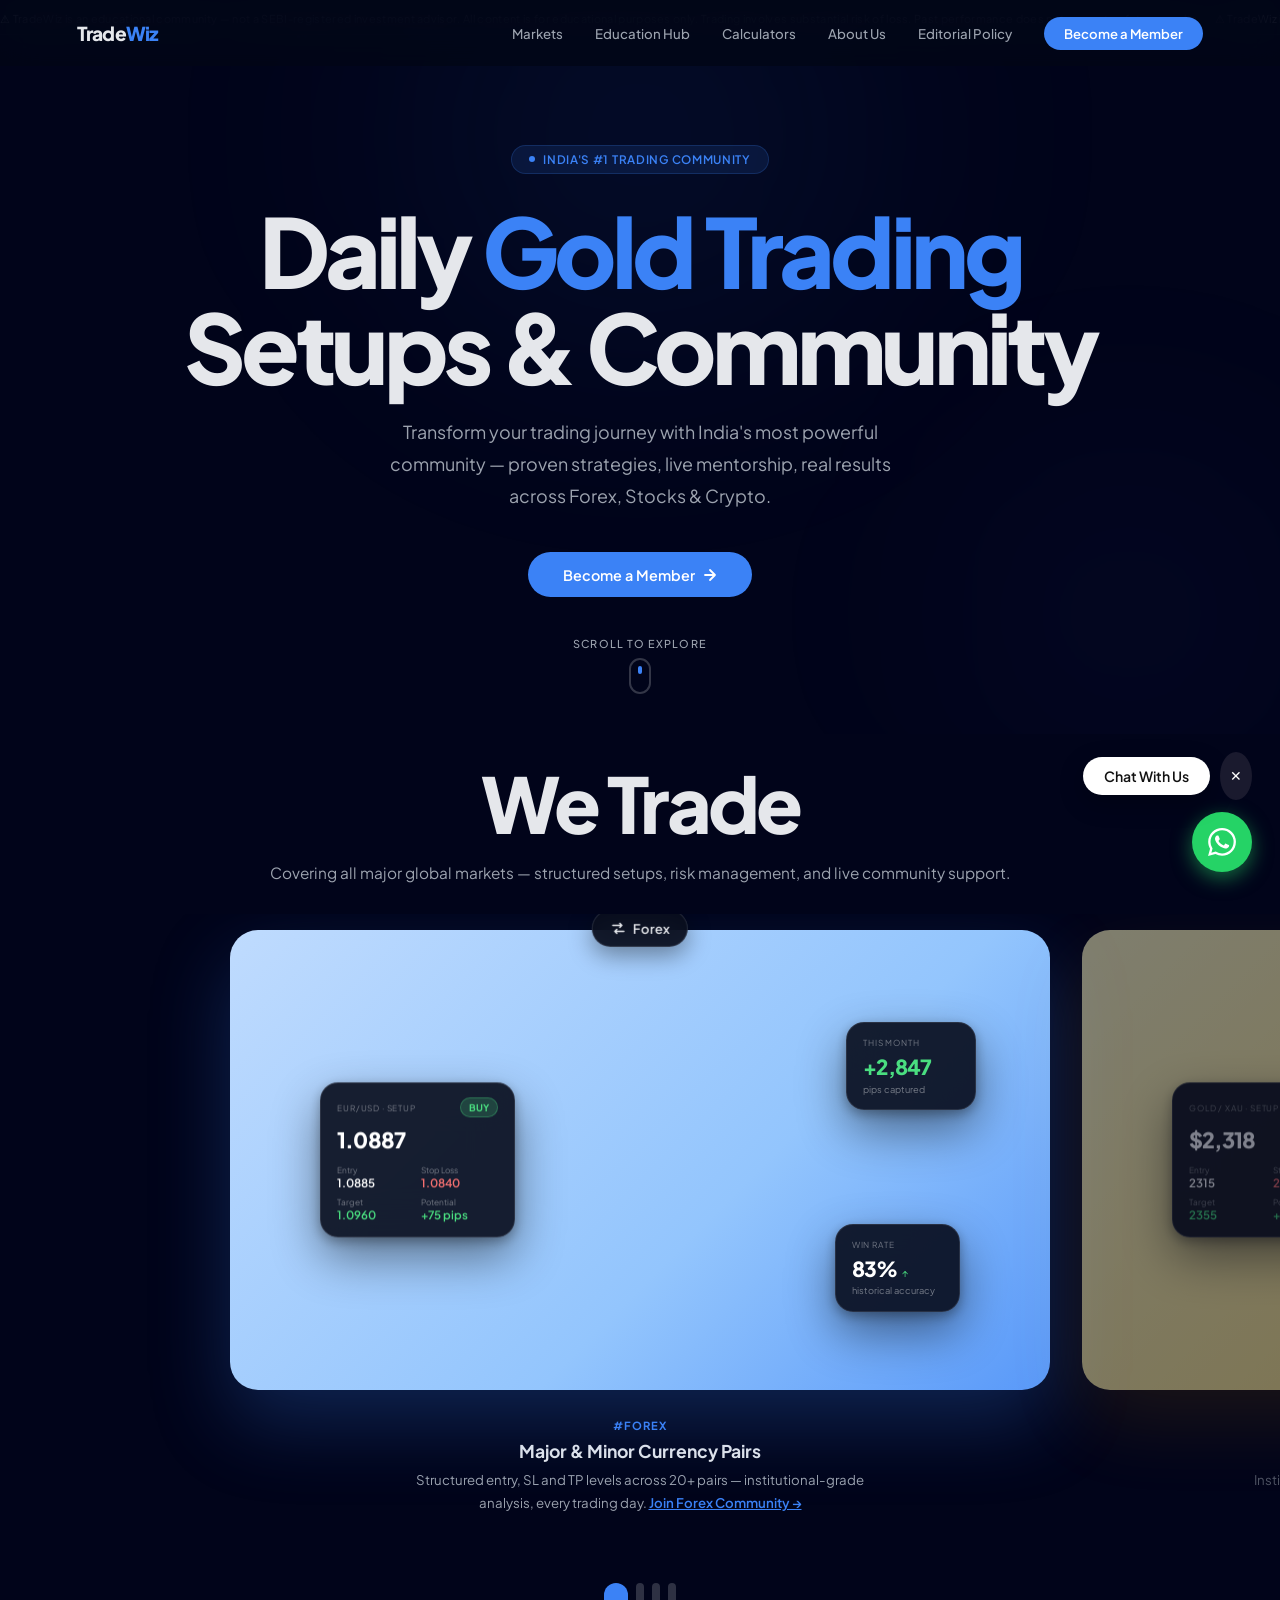
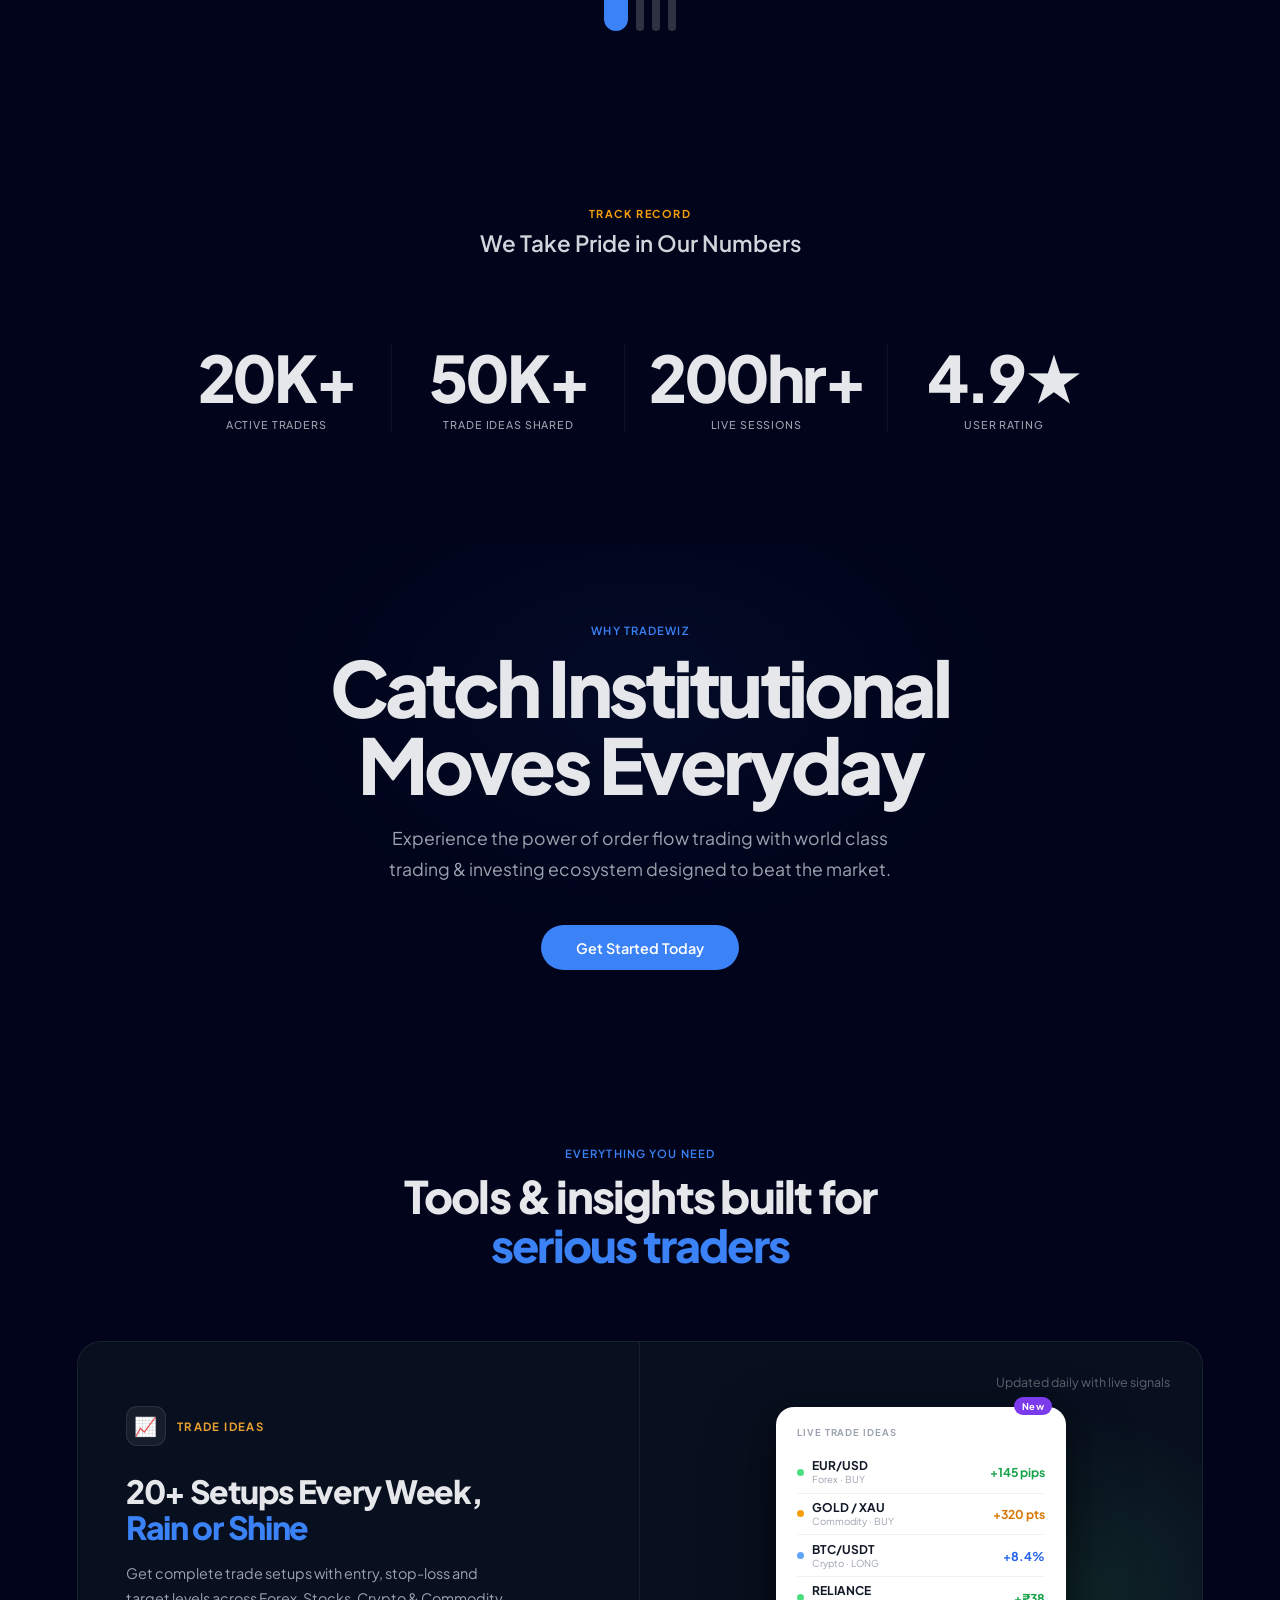
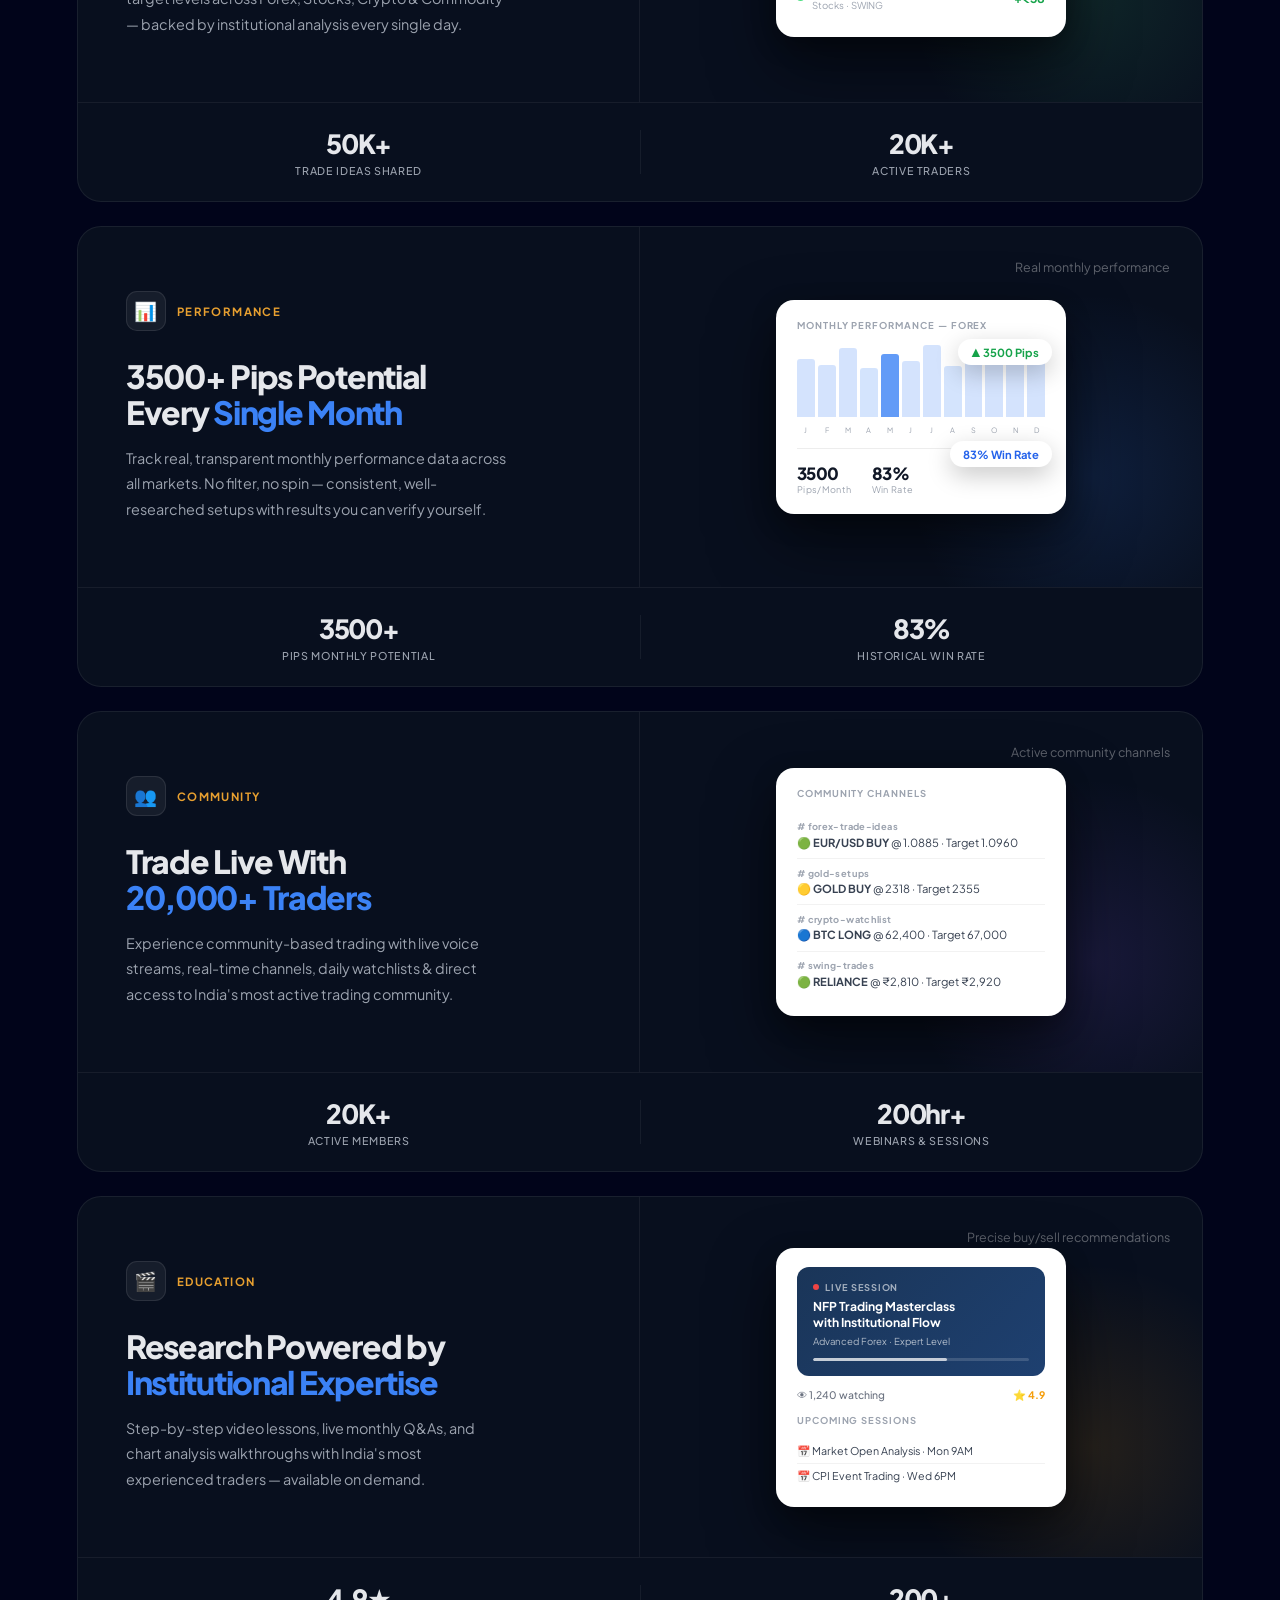
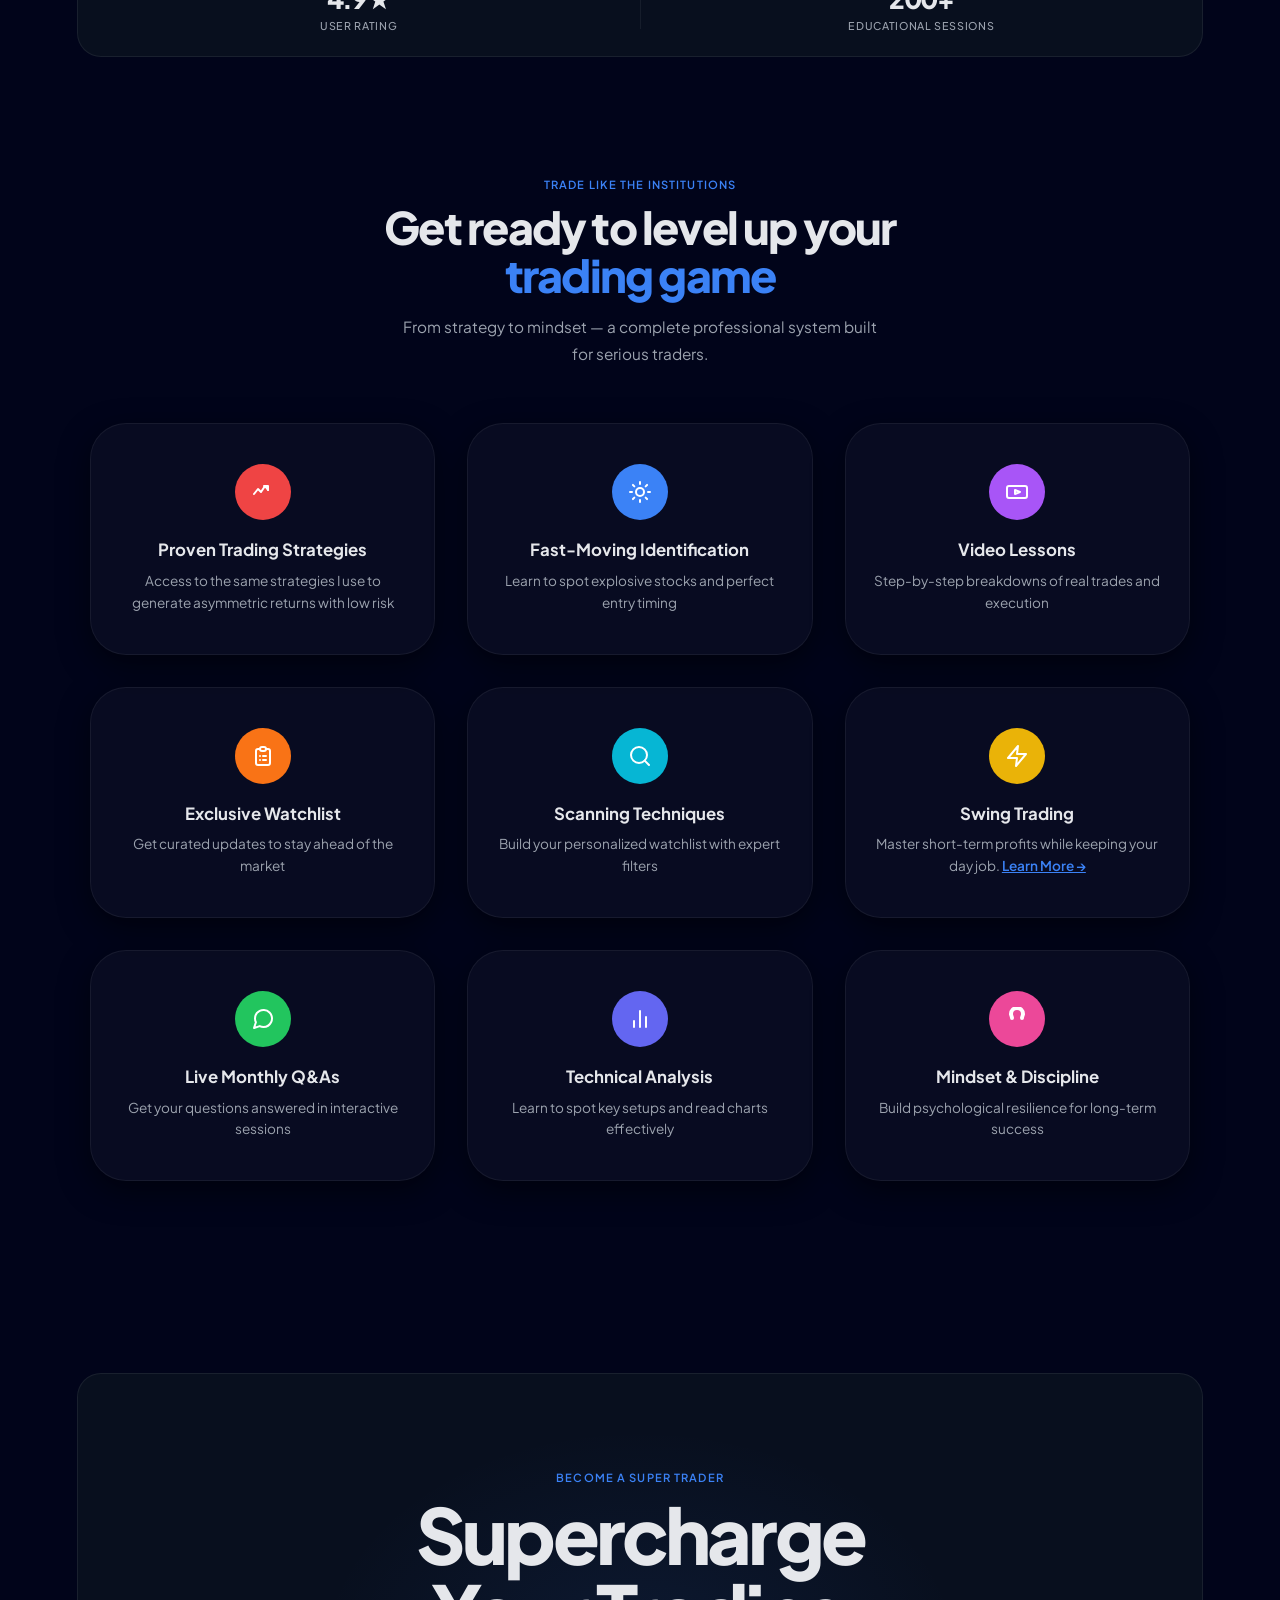
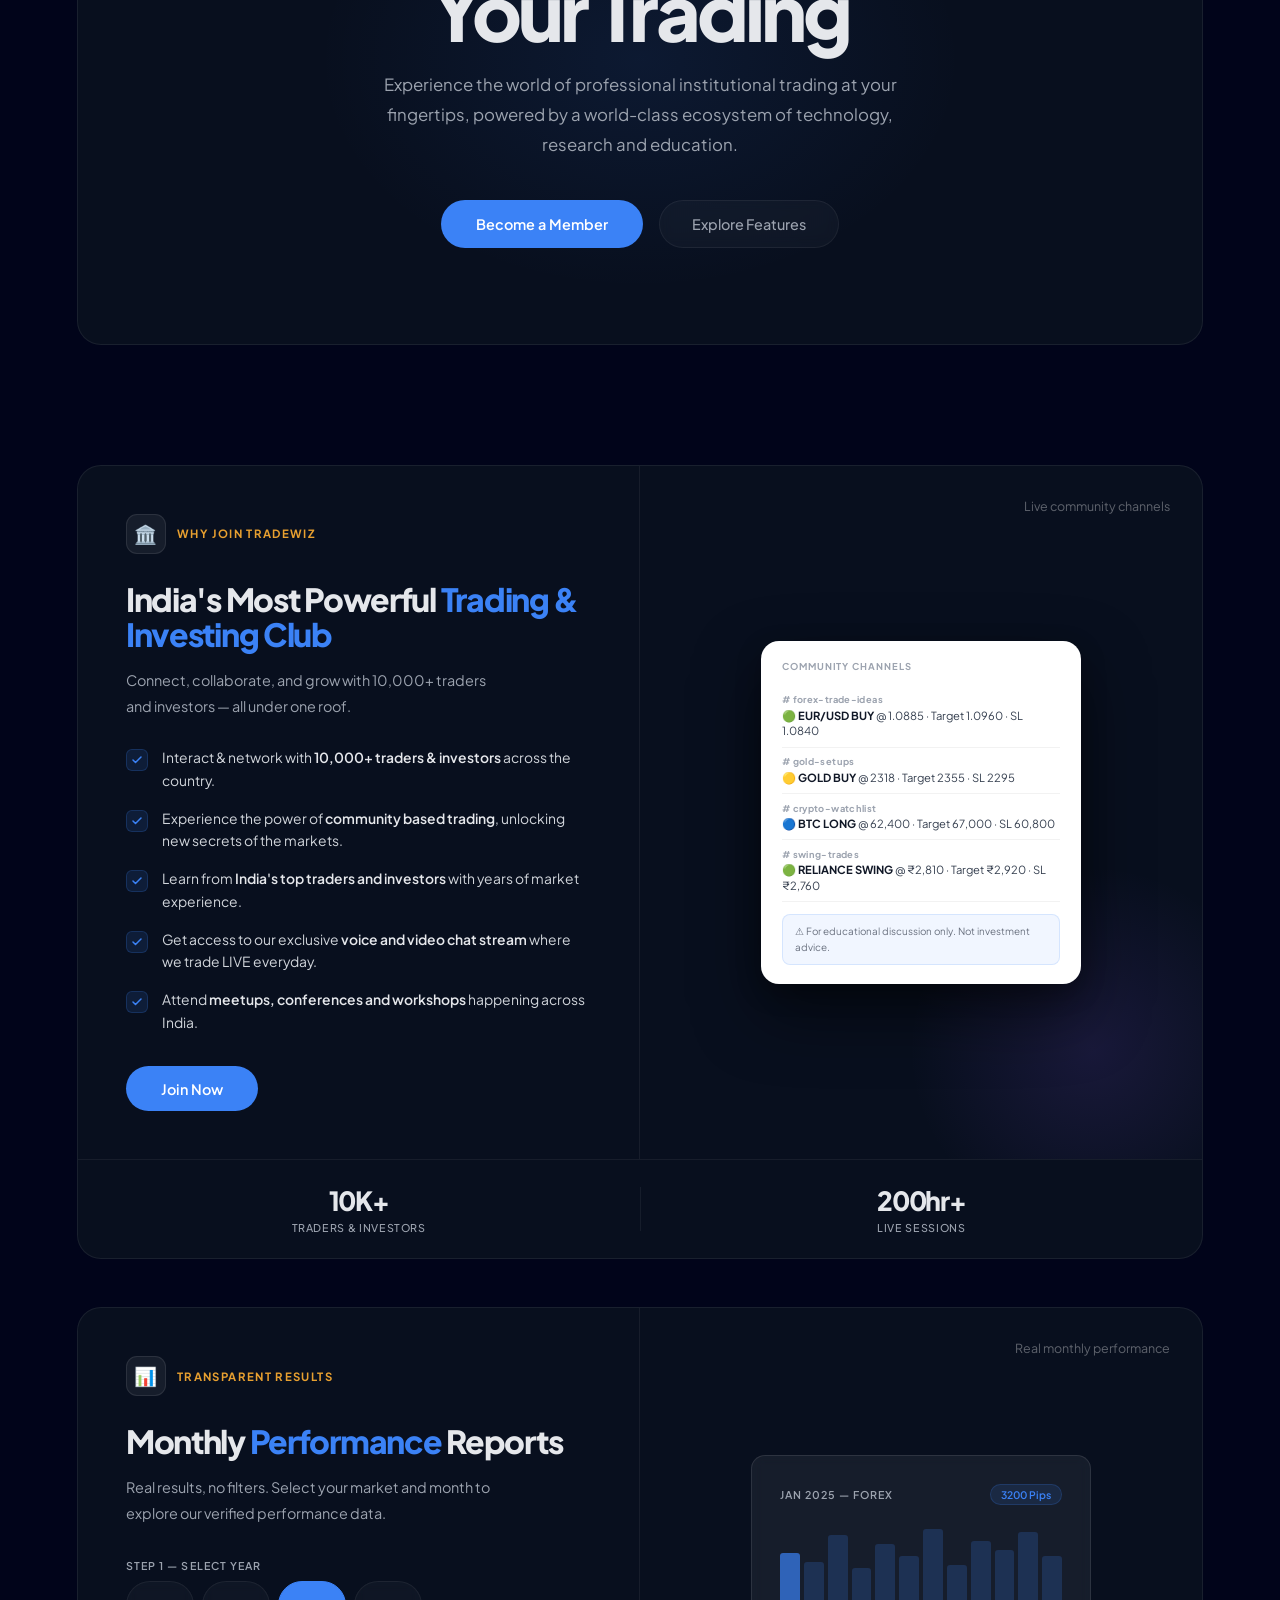
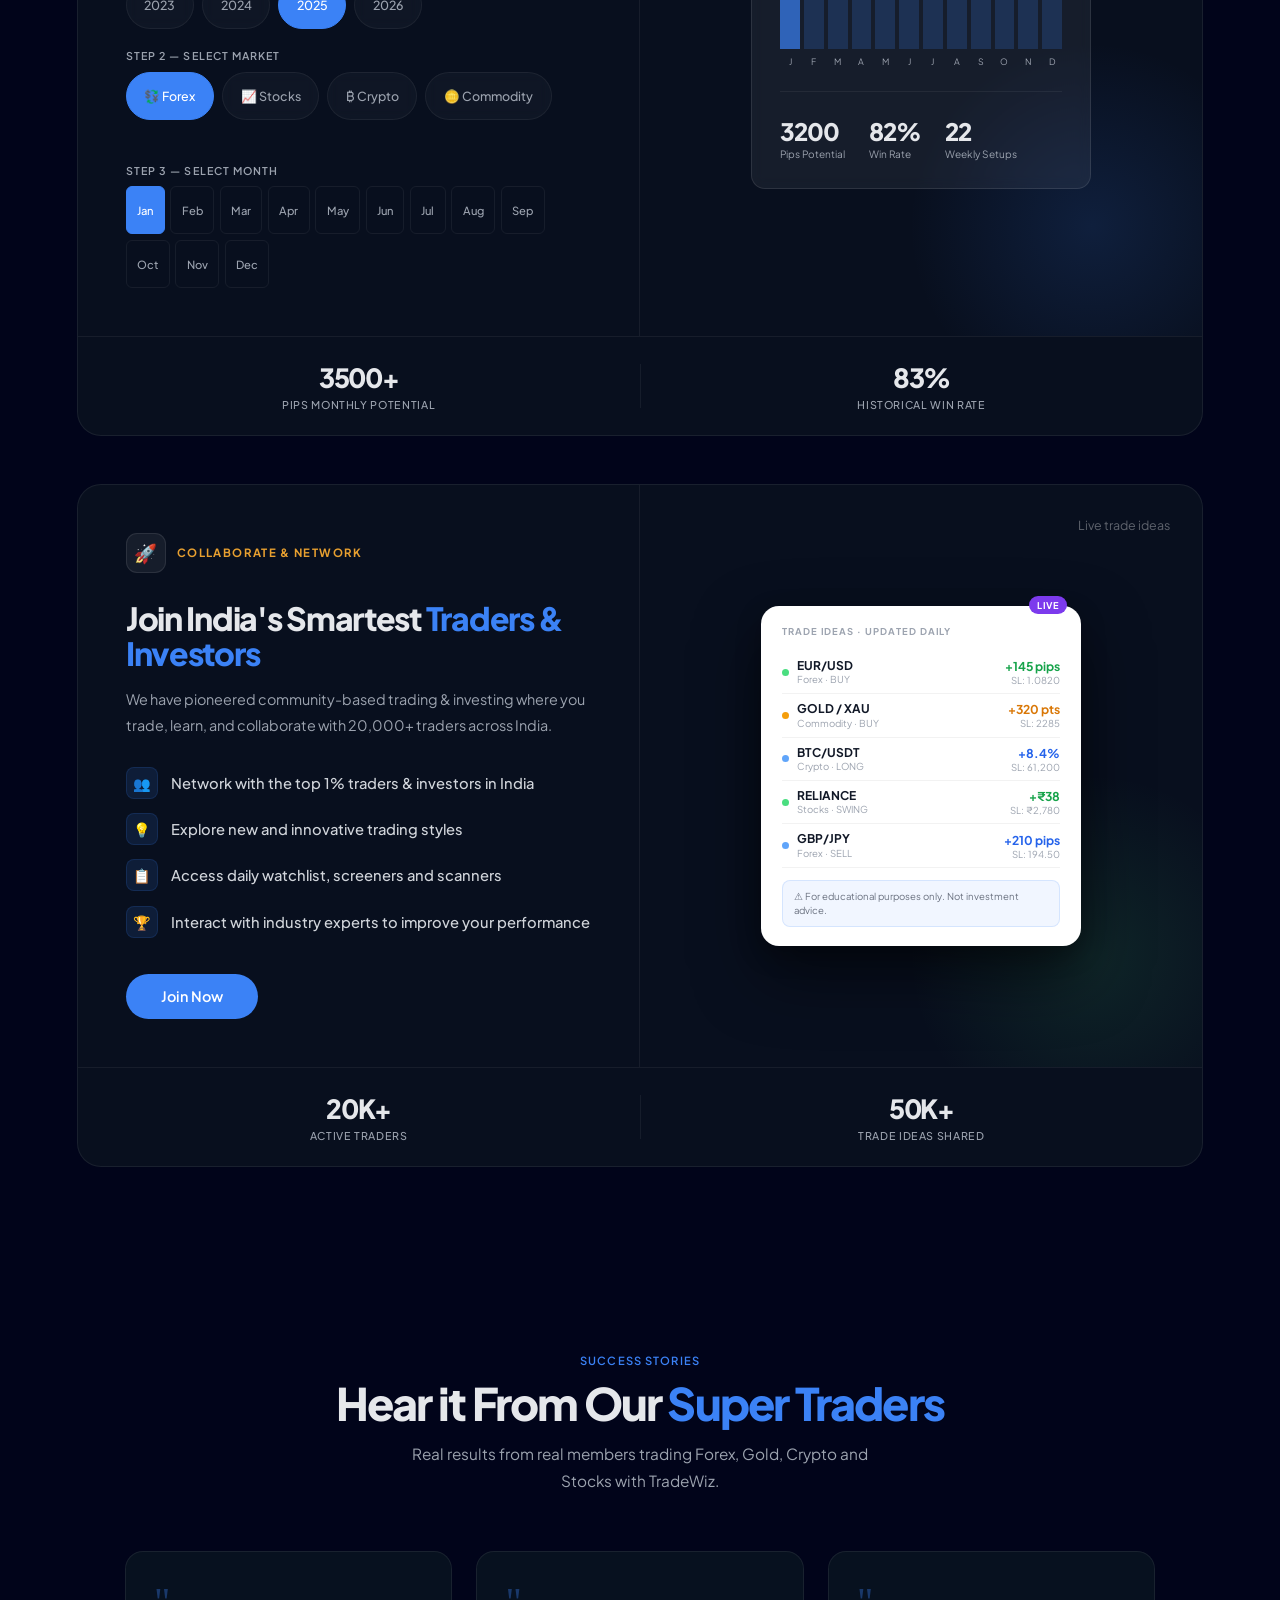
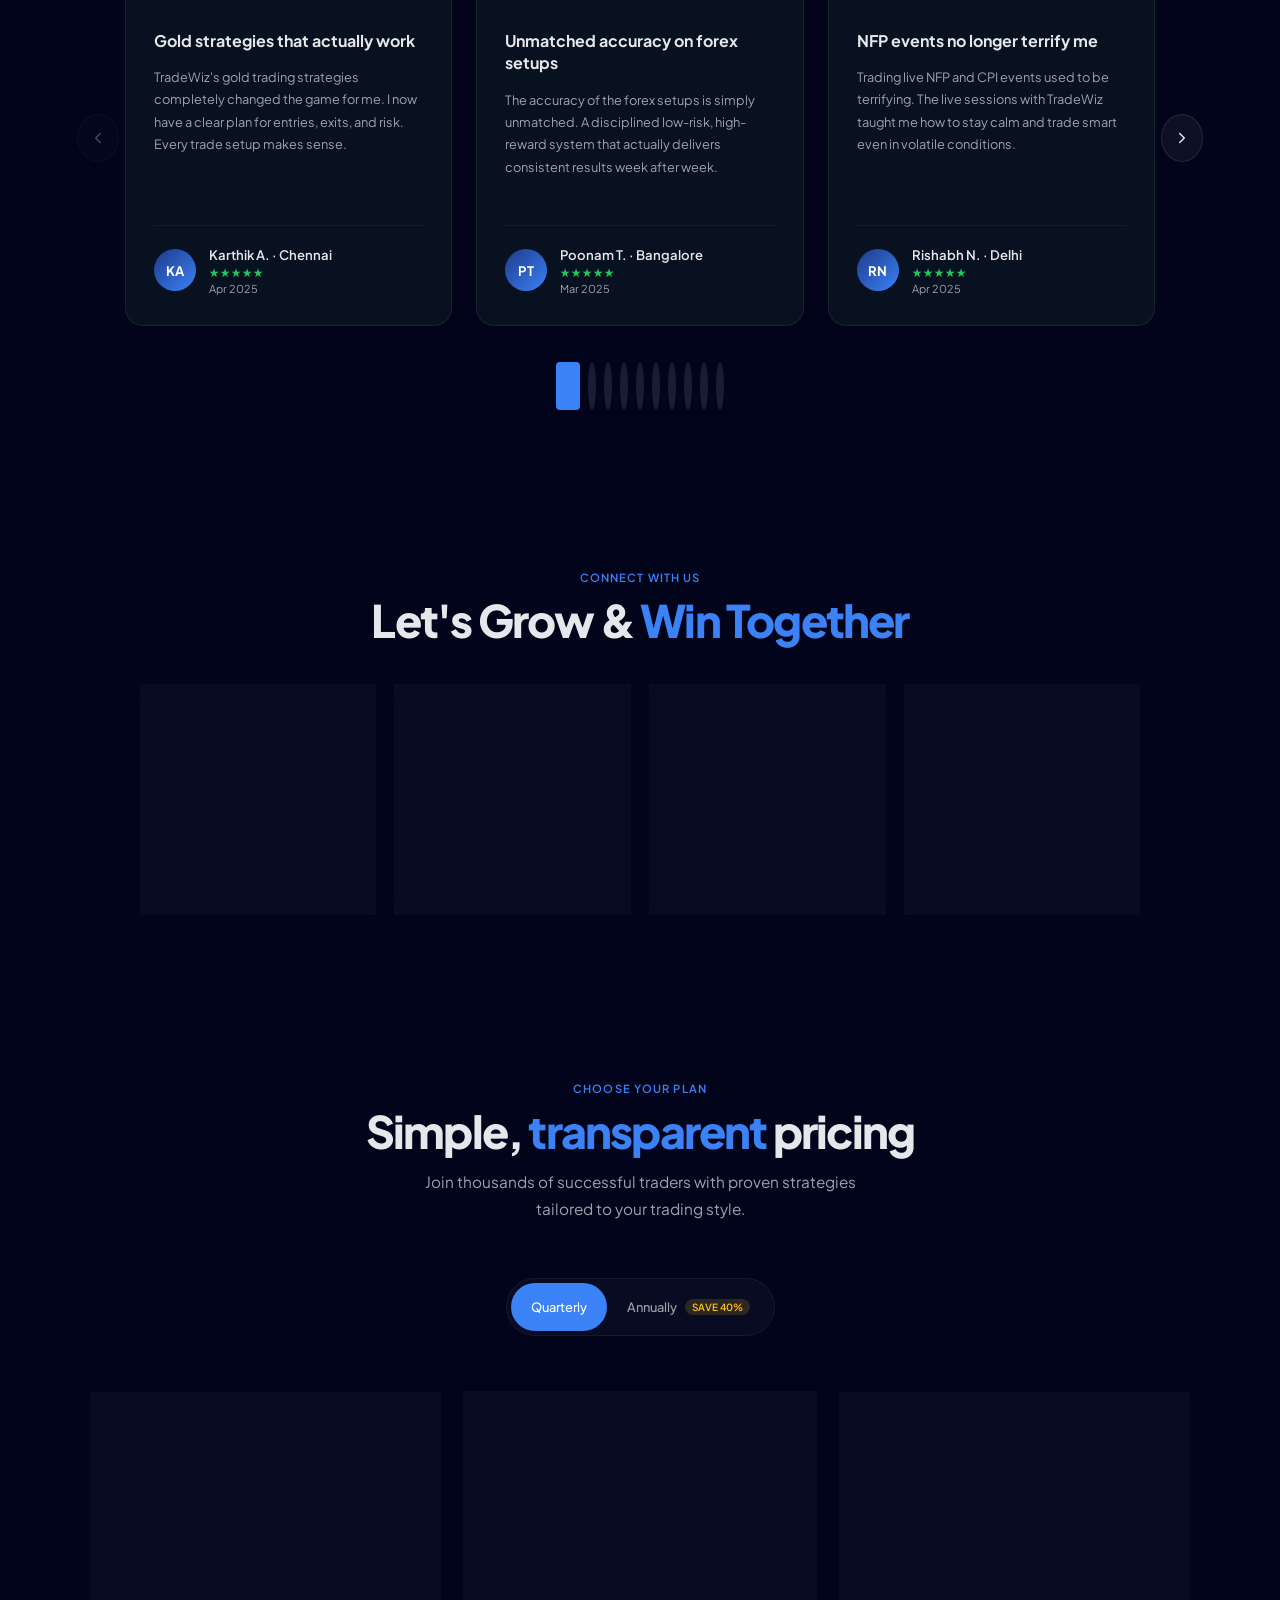
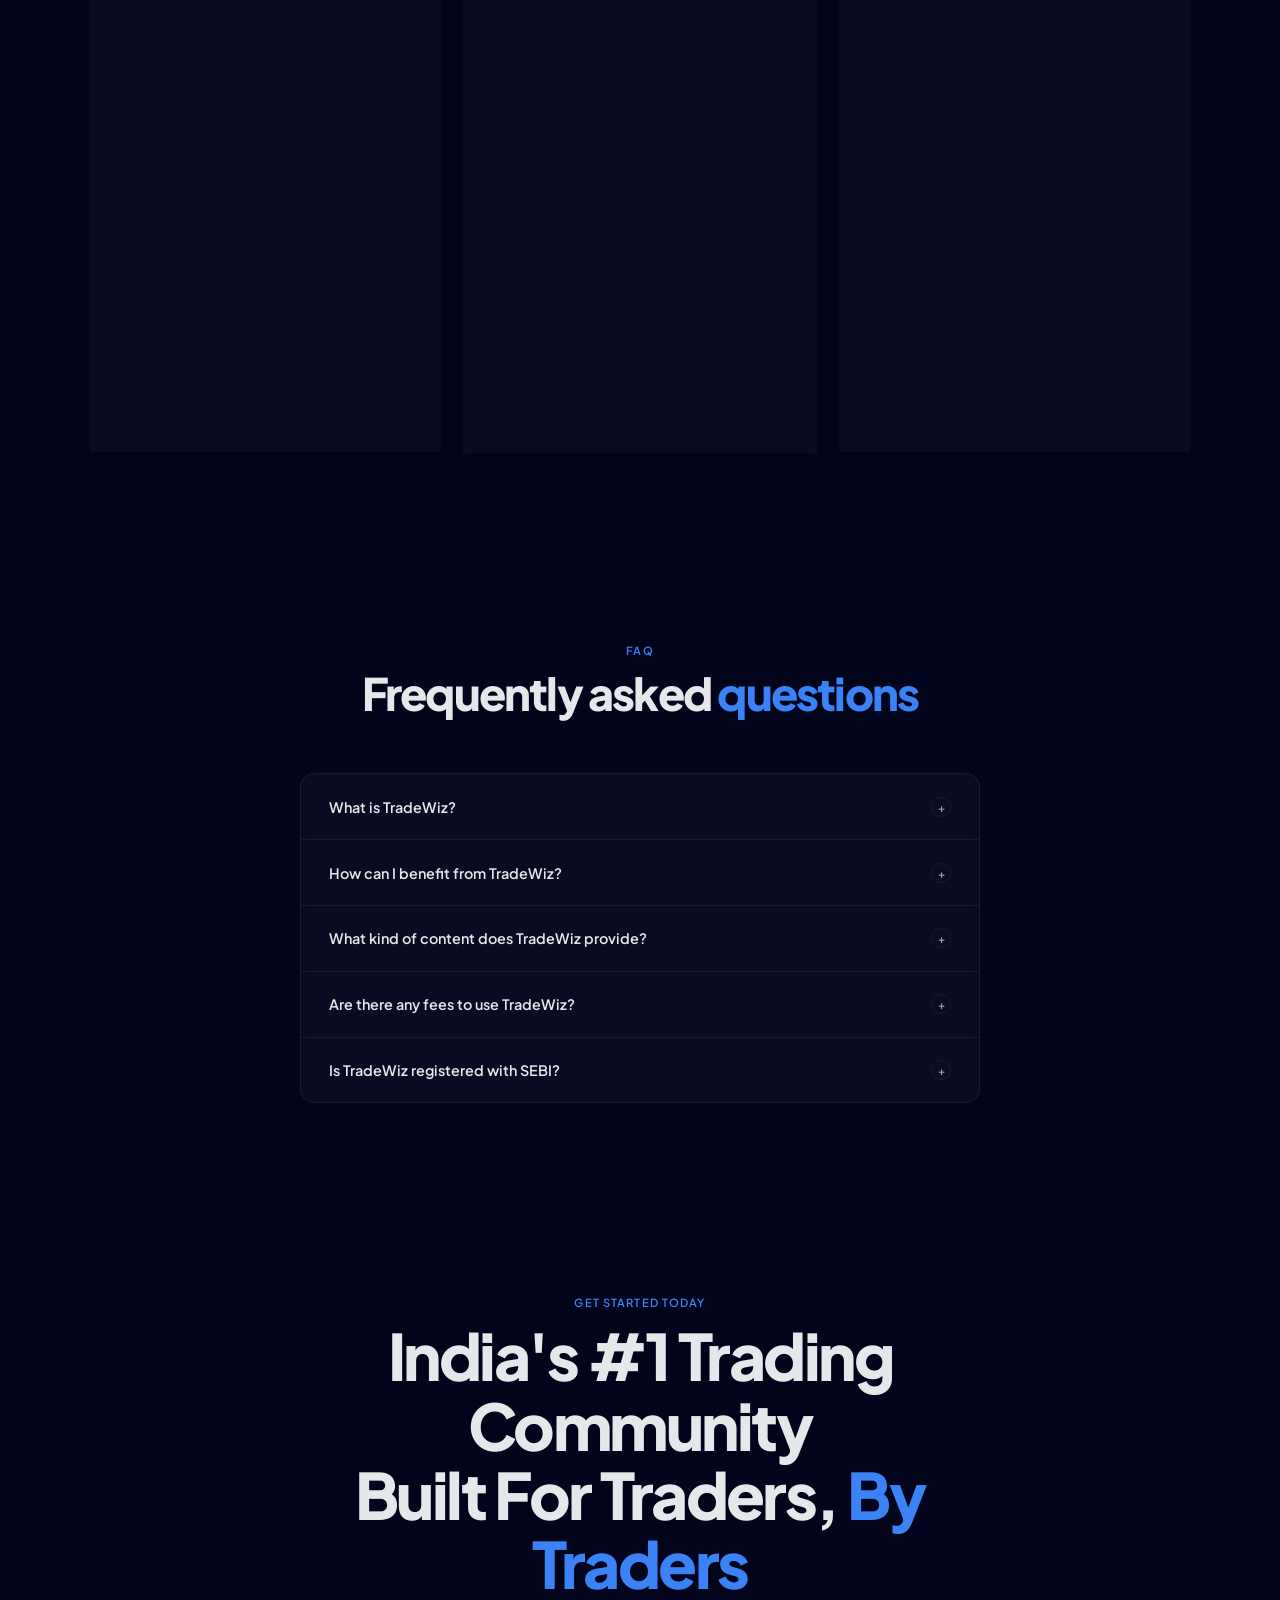
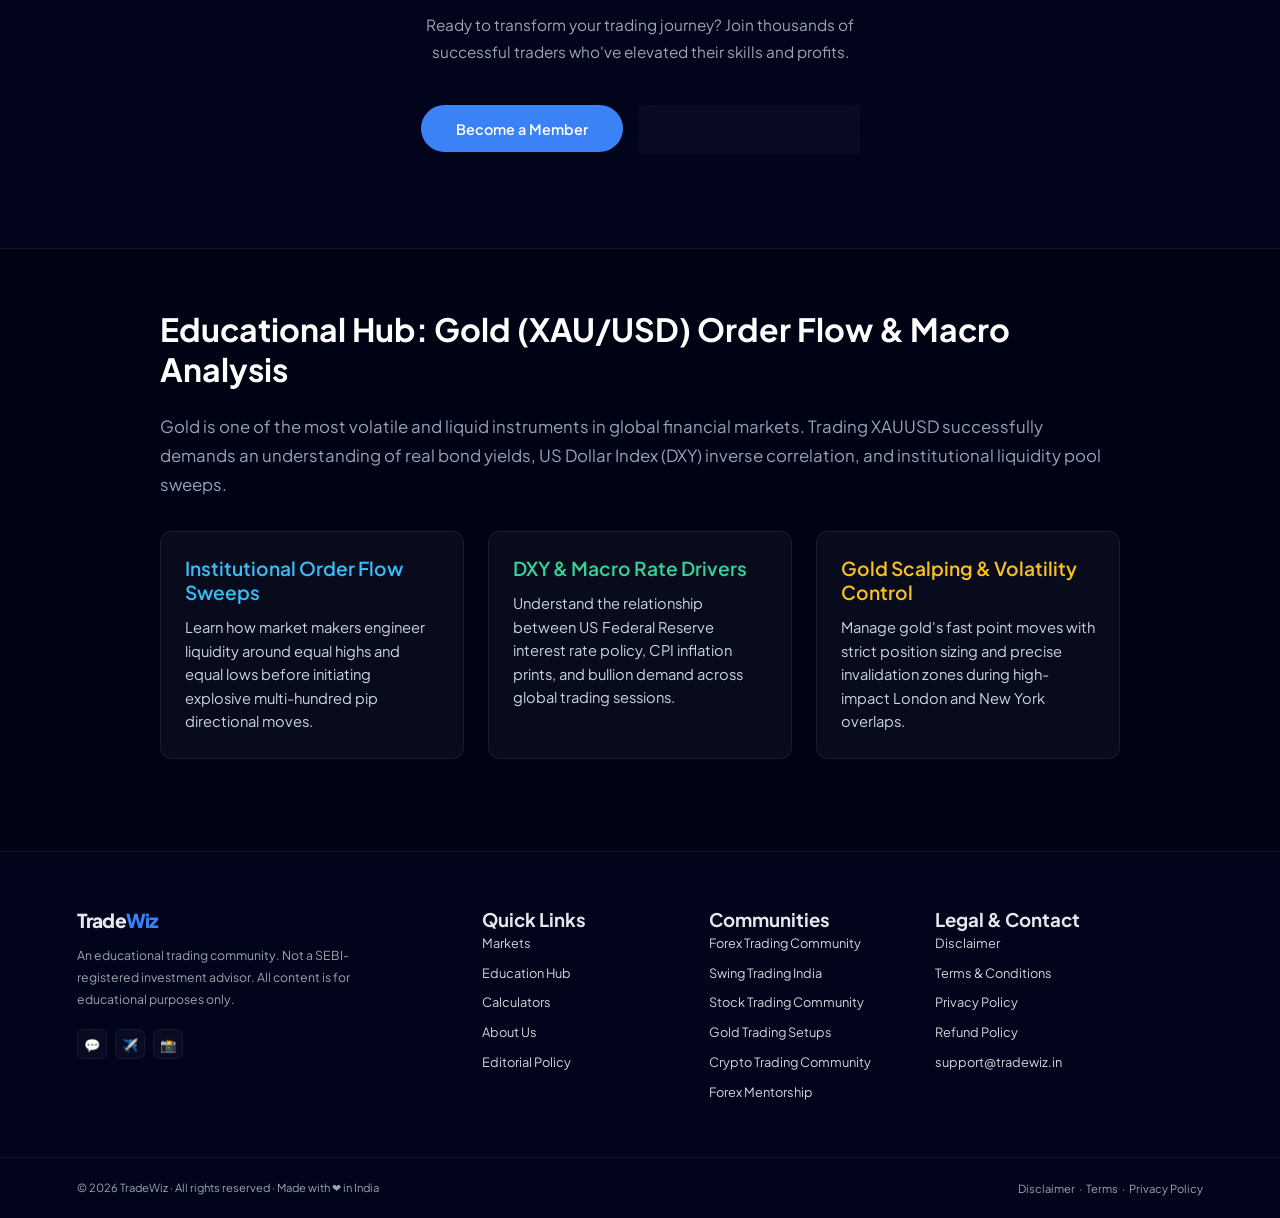
<file: gold-trading-setups.html>
<!DOCTYPE html>
<html lang="en">

<head>
  <link rel="preconnect" href="https://fonts.googleapis.com">
  <link rel="preconnect" href="https://fonts.gstatic.com" crossorigin>
  <link rel="alternate" hreflang="en-IN" href="https://www.tradewiz.in/gold-trading-setups">
  <link rel="alternate" hreflang="x-default" href="https://www.tradewiz.in/gold-trading-setups">
  <meta name="geo.region" content="IN">
  <meta name="geo.placename" content="India">
  <!-- Google tag (gtag.js) -->
  <script async src="https://www.googletagmanager.com/gtag/js?id=G-MNBHR93N0V"></script>
  <script>
    window.dataLayer = window.dataLayer || [];
    function gtag(){dataLayer.push(arguments);}
    gtag('js', new Date());

    gtag('config', 'G-MNBHR93N0V');
  </script>
  <meta charset="UTF-8">
  <link rel="icon" type="image/png" href="/favicon.png">
  <link rel="apple-touch-icon" href="/favicon.png">
  <meta name="viewport" content="width=device-width, initial-scale=1.0">
  <title>TradeWiz | Gold Trading Community & Setups in India</title>
  <meta name="description" content="Trade XAUUSD like a pro. Join our gold trading community for daily XAUUSD setups, fundamental analysis, and live order flow strategies.">
  <meta name="keywords" content="TradeWiz, India trading community, forex trading India, stock trading community, crypto trading India, trade ideas, live trading sessions, trading mentorship, algo trading India">
  <meta name="robots" content="index, follow">
  <link rel="canonical" href="https://www.tradewiz.in/gold-trading-setups">

  <!-- Open Graph / Facebook -->
  <meta property="og:type" content="website">
  <meta property="og:site_name" content="TradeWiz">
  <meta property="og:title" content="TradeWiz | Gold Trading Community & Setups in India">
  <meta property="og:description" content="Trade XAUUSD like a pro. Join our gold trading community for daily XAUUSD setups, fundamental analysis, and live order flow strategies.">
  <meta property="og:image" content="https://www.tradewiz.in/og-image.png">
  <meta property="og:image:width" content="1200">
  <meta property="og:image:height" content="630">
  <meta property="og:url" content="https://www.tradewiz.in/gold-trading-setups">

  <!-- Twitter -->
  <meta name="twitter:card" content="summary_large_image">
  <meta name="twitter:site" content="@tradewiz_in">
  <meta name="twitter:title" content="TradeWiz | Gold Trading Community & Setups in India">
  <meta name="twitter:description" content="Trade XAUUSD like a pro. Join our gold trading community for daily XAUUSD setups, fundamental analysis, and live order flow strategies.">
  <meta name="twitter:image" content="https://www.tradewiz.in/og-image.png">
  <link rel="preconnect" href="https://fonts.googleapis.com">
  <link href="https://fonts.googleapis.com/css2?family=Plus+Jakarta+Sans:wght@300;400;500;600;700;800&display=swap&display=swap"
    rel="stylesheet">
  <link rel="stylesheet" href="/assets/css/main.min.css">
  
  <!-- WebSite Schema with Sitelinks Searchbox -->
  <script type="application/ld+json">
  {
    "@context": "https://schema.org",
    "@type": "WebSite",
    "name": "TradeWiz",
    "url": "https://www.tradewiz.in",
    "description": "India's #1 trading community. 20,000+ traders learning Stocks, Forex & Crypto.",
    "potentialAction": {
      "@type": "SearchAction",
      "target": {
        "@type": "EntryPoint",
        "urlTemplate": "https://www.tradewiz.in/?q={search_term_string}"
      },
      "query-input": "required name=search_term_string"
    }
  }
  </script>

  <!-- Organization Schema -->
  <script type="application/ld+json">
  {
    "@context": "https://schema.org",
    "@type": "Organization",
    "name": "TradeWiz",
    "url": "https://www.tradewiz.in",
    "logo": "https://www.tradewiz.in/favicon.png",
    "description": "India's #1 educational trading community with 20,000+ active traders across Stocks, Forex, and Crypto markets.",
    "foundingDate": "2022",
    "areaServed": "IN",
    "contactPoint": {
      "@type": "ContactPoint",
      "contactType": "customer support",
      "availableLanguage": ["English", "Hindi"],
      "url": "https://wa.me/917011957726"
    },
    "sameAs": [
      "https://instagram.com/tradewiz_in",
      "https://t.me/tradewiz",
      "https://youtube.com/@tradewiz"
    ]
  }
  </script>

  <!-- FAQ Schema -->
  <script type="application/ld+json">
  {
    "@context": "https://schema.org",
    "@type": "FAQPage",
    "mainEntity": [{
      "@type": "Question",
      "name": "What is TradeWiz?",
      "acceptedAnswer": {
        "@type": "Answer",
        "text": "TradeWiz is India's #1 educational trading community with 20,000+ active traders across Stocks, Forex, and Crypto markets. We are not a SEBI-registered investment advisor — all content is purely educational."
      }
    }, {
      "@type": "Question",
      "name": "How can I benefit from TradeWiz?",
      "acceptedAnswer": {
        "@type": "Answer",
        "text": "You get daily trade ideas, weekly market reviews, monthly webinars, live Q&A sessions, risk management training, and a community of thousands of traders to learn from and collaborate with."
      }
    }, {
      "@type": "Question",
      "name": "What kind of content does TradeWiz provide?",
      "acceptedAnswer": {
        "@type": "Answer",
        "text": "We provide trade ideas with detailed entry/exit levels, video lessons, chart analysis, scanning techniques, curated watchlists, live monthly Q&As, and transparent monthly performance reports."
      }
    }, {
      "@type": "Question",
      "name": "Are there any fees to use TradeWiz?",
      "acceptedAnswer": {
        "@type": "Answer",
        "text": "Yes, TradeWiz is a paid membership. Plans start at ₹4,999/quarter for Stocks, ₹6,499/quarter for Forex, and ₹9,999/quarter for Crypto. Annual plans offer up to 40% savings."
      }
    }, {
      "@type": "Question",
      "name": "Is TradeWiz registered with SEBI?",
      "acceptedAnswer": {
        "@type": "Answer",
        "text": "No. TradeWiz is purely an educational trading community. We do not provide investment advice. All trade ideas are for learning and educational purposes only. Please consult a registered financial advisor before investing."
      }
    }]
  }
  </script>
  <!-- EducationalOrganization & Course Schema -->
  <script type="application/ld+json">
  {
    "@context": "https://schema.org",
    "@type": "EducationalOrganization",
    "name": "TradeWiz",
    "legalName": "TradeWiz LLP",
    "url": "https://www.tradewiz.in",
    "logo": "https://www.tradewiz.in/favicon.png",
    "description": "India's #1 educational trading community for learning Forex, Indian Equities (NSE/BSE), and Crypto trading strategies.",
    "knowsAbout": [
      "Forex Trading",
      "Stock Market Technical Analysis",
      "Swing Trading Strategies",
      "Gold XAUUSD Order Flow",
      "Risk Management & Position Sizing"
    ],
    "hasOfferCatalog": {
      "@type": "OfferCatalog",
      "name": "Trading Educational Programs",
      "itemListElement": [
        {
          "@type": "Course",
          "name": "Forex Trading & Risk Management Masterclass",
          "description": "Learn lot sizing, pip calculation, price action analysis, and currency risk management.",
          "provider": {
            "@type": "EducationalOrganization",
            "name": "TradeWiz"
          }
        },
        {
          "@type": "Course",
          "name": "Indian Stock Market Swing Trading System",
          "description": "Learn equity swing setups, breakout identification, and technical watchlists for NSE/BSE stocks.",
          "provider": {
            "@type": "EducationalOrganization",
            "name": "TradeWiz"
          }
        }
      ]
    }
  }
  </script>
  <!-- LocalBusiness Schema (Staged Placeholder - Replace with Registered LLP Business Address) -->
  <!--
  <script type="application/ld+json">
  {
    "@context": "https://schema.org",
    "@type": "LocalBusiness",
    "name": "TradeWiz LLP",
    "image": "https://www.tradewiz.in/favicon.png",
    "url": "https://www.tradewiz.in",
    "telephone": "+91-7011957726",
    "priceRange": "₹4999 - ₹9999",
    "address": {
      "@type": "PostalAddress",
      "streetAddress": "REGISTERED_LLP_STREET_ADDRESS",
      "addressLocality": "CITY",
      "addressRegion": "STATE",
      "postalCode": "PINCODE",
      "addressCountry": "IN"
    }
  }
  </script>
  -->
  <!-- Topic-Specific FAQ Schema -->
  <script type="application/ld+json">
  {
    "@context": "https://schema.org",
    "@type": "FAQPage",
    "mainEntity": [{
      "@type": "Question",
      "name": "What makes Gold (XAUUSD) trading setups at TradeWiz unique?",
      "acceptedAnswer": {
        "@type": "Answer",
        "text": "Our gold trade ideas integrate order flow analysis, institutional liquidity sweeps, DXY correlation, and Federal Reserve interest rate expectations for high-probability setups."
      }
    }, {
      "@type": "Question",
      "name": "Where to find daily gold trading setups in India?",
      "acceptedAnswer": {
        "@type": "Answer",
        "text": "TradeWiz provides institutional XAUUSD gold trading setups, order flow analysis, and DXY correlation insights tailored for Indian traders."
      }
    }]
  }
  </script>
  <!-- BreadcrumbList Schema -->
  <script type="application/ld+json">
  {
    "@context": "https://schema.org",
    "@type": "BreadcrumbList",
    "itemListElement": [{
      "@type": "ListItem",
      "position": 1,
      "name": "Home",
      "item": "https://www.tradewiz.in/"
    },{
      "@type": "ListItem",
      "position": 2,
      "name": "Gold Trading Setups",
      "item": "https://www.tradewiz.in/gold-trading-setups"
    }]
  }
  </script>
</head>

<body>

  <!-- TICKER -->
  <div class="ticker">
    <span class="ticker-inner">⚠ TradeWiz is an educational community — not a SEBI-registered investment advisor. All
      content is for educational purposes only. Trading involves substantial risk of loss. Past performance does not
      guarantee future results. &nbsp;&nbsp;&nbsp;&nbsp; ⚠ TradeWiz is an educational community — not a SEBI-registered
      investment advisor. All content is for educational purposes only. &nbsp;&nbsp;&nbsp;&nbsp;</span>
  </div>

  <!-- NAV -->
  <nav id="mainNav">
    <a href="/" class="nav-logo">Trade<span>Wiz</span></a>
    <ul class="nav-links">
      <li><a href="#we-trade">Markets</a></li>
      <li><a href="/education">Education Hub</a></li>
      <li><a href="/calculator">Calculators</a></li>
      <li><a href="/about">About Us</a></li>
      <li><a href="/editorial-policy">Editorial Policy</a></li>
      <li><a href="#pricing" class="nav-cta">Become a Member</a></li>
    </ul>
    <button class="nav-hamburger" id="hamburger" aria-label="Menu">
      <span></span><span></span><span></span>
    </button>
  </nav>

  <!-- MOBILE OVERLAY NAV -->
  <div class="mobile-nav" id="mobileNav">
    <a href="#we-trade">Markets</a>
    <a href="/education">Education Hub</a>
    <a href="/calculator">Calculators</a>
    <a href="/about">About Us</a>
    <a href="/editorial-policy">Editorial Policy</a>
    <a href="#pricing" class="m-cta">Become a Member</a>
  </div>

  <!-- HERO -->
  <section id="hero">
    <div class="hero-grid"></div>
    <div class="hero-radial hr1"></div>
    <div class="hero-radial hr2"></div>
    <div class="hero-particles" id="heroParticles"></div>
    <div class="hero-chip"><span class="chip-dot"></span>India's #1 Trading Community</div>
    <h1 class="hero-title">Daily <span class="blue">Gold Trading</span><br>Setups & Community</h1>
    <p class="hero-sub">Transform your trading journey with India's most powerful community — proven strategies, live
      mentorship, real results across Forex, Stocks &amp; Crypto.</p>
    <div class="hero-btns">
      <a href="#pricing" class="btn-p">Become a Member <svg width="14" height="14" viewBox="0 0 14 14" fill="none">
          <path d="M2 7h10M7 2l5 5-5 5" stroke="currentColor" stroke-width="1.8" stroke-linecap="round"
            stroke-linejoin="round" />
        </svg></a>
    </div>
    <div class="hero-scroll-hint">
      <span>Scroll to explore</span>
      <div class="hero-scroll-mouse">
        <div class="hero-scroll-dot"></div>
      </div>
    </div>
  </section>

  <!-- WE TRADE -->
  <section id="we-trade">
    <div class="wt-header rv">
      <h2 class="wt-title">We <span class="blue">Trade</span></h2>
      <p class="wt-sub">Covering all major global markets — structured setups, risk management, and live community
        support.</p>
    </div>
    <div class="wt-outer" id="wtOuter">
      <div class="wt-track" id="wtTrack">

        <!-- ── Forex ── -->
        <div class="wt-slide rv" id="wts0">
          <div class="wt-card wt-card-forex">
            <div class="wt-pill"><svg width="15" height="15" viewBox="0 0 15 15" fill="none">
                <path d="M2 4.5h9M9 2.5l2 2-2 2M13 10.5H4M6 8.5l-2 2 2 2" stroke="currentColor" stroke-width="1.5"
                  stroke-linecap="round" stroke-linejoin="round" />
              </svg> Forex</div>
            <div class="wt-widget wt-wa" style="left:11%;top:50%;transform:translateY(-50%);width:195px;">
              <div style="display:flex;align-items:center;justify-content:space-between;margin-bottom:0.55rem;">
                <div class="wt-wlabel" style="margin:0;">EUR/USD · SETUP</div>
                <div class="wt-wbadge buy">BUY</div>
              </div>
              <div style="font-size:1.35rem;font-weight:800;color:#fff;letter-spacing:-0.04em;margin-bottom:0.65rem;">
                1.0887</div>
              <div class="wt-wgrid">
                <div>
                  <div class="wt-wk">Entry</div>
                  <div class="wt-wv" style="color:#fff;">1.0885</div>
                </div>
                <div>
                  <div class="wt-wk">Stop Loss</div>
                  <div class="wt-wv" style="color:#F87171;">1.0840</div>
                </div>
                <div>
                  <div class="wt-wk">Target</div>
                  <div class="wt-wv" style="color:#4ADE80;">1.0960</div>
                </div>
                <div>
                  <div class="wt-wk">Potential</div>
                  <div class="wt-wv" style="color:#4ADE80;">+75 pips</div>
                </div>
              </div>
            </div>
            <div class="wt-widget wt-wb" style="right:9%;top:20%;min-width:130px;">
              <div class="wt-wlabel">This Month</div>
              <div class="wt-wval" style="color:#4ADE80;">+2,847</div>
              <div class="wt-wsub">pips captured</div>
            </div>
            <div class="wt-widget wt-wc" style="right:11%;bottom:17%;min-width:125px;">
              <div class="wt-wlabel">Win Rate</div>
              <div style="display:flex;align-items:baseline;gap:0.3rem;">
                <div class="wt-wval">83%</div><span style="font-size:0.6rem;color:#4ADE80;">↑</span>
              </div>
              <div class="wt-wsub">historical accuracy</div>
            </div>
          </div>
          <div class="wt-slide-info">
            <div class="wt-slide-tag">#Forex</div>
            <h3><a href="/forex-trading-community" style="color:inherit;text-decoration:none;">Major &amp; Minor Currency Pairs</a></h3>
            <p>Structured entry, SL and TP levels across 20+ pairs — institutional-grade analysis, every trading day. <a href="/forex-trading-community" style="color:#3B82F6;font-weight:600;">Join Forex Community →</a>
            </p>
          </div>
        </div>

        <!-- ── Commodity ── -->
        <div class="wt-slide rv d1" id="wts1">
          <div class="wt-card wt-card-commodity">
            <div class="wt-pill"><svg width="15" height="15" viewBox="0 0 15 15" fill="none">
                <rect x="2" y="5" width="11" height="7" rx="1.5" stroke="currentColor" stroke-width="1.5" />
                <path d="M5 5V4a1 1 0 011-1h3a1 1 0 011 1v1M5.5 8.5h4" stroke="currentColor" stroke-width="1.5"
                  stroke-linecap="round" />
              </svg> Commodity</div>
            <div class="wt-widget wt-wa" style="left:11%;top:50%;transform:translateY(-50%);width:195px;">
              <div style="display:flex;align-items:center;justify-content:space-between;margin-bottom:0.55rem;">
                <div class="wt-wlabel" style="margin:0;">GOLD / XAU · SETUP</div>
                <div class="wt-wbadge buy">BUY</div>
              </div>
              <div style="font-size:1.35rem;font-weight:800;color:#fff;letter-spacing:-0.04em;margin-bottom:0.65rem;">
                $2,318</div>
              <div class="wt-wgrid">
                <div>
                  <div class="wt-wk">Entry</div>
                  <div class="wt-wv" style="color:#fff;">2315</div>
                </div>
                <div>
                  <div class="wt-wk">Stop Loss</div>
                  <div class="wt-wv" style="color:#F87171;">2295</div>
                </div>
                <div>
                  <div class="wt-wk">Target</div>
                  <div class="wt-wv" style="color:#4ADE80;">2355</div>
                </div>
                <div>
                  <div class="wt-wk">Potential</div>
                  <div class="wt-wv" style="color:#4ADE80;">+320 pts</div>
                </div>
              </div>
            </div>
            <div class="wt-widget wt-wb" style="right:9%;top:20%;min-width:130px;">
              <div class="wt-wlabel">Silver / XAG</div>
              <div class="wt-wval">$27.40</div>
              <div style="font-size:0.62rem;font-weight:600;color:#4ADE80;margin-top:0.25rem;">+1.8% today</div>
            </div>
            <div class="wt-widget wt-wc" style="right:11%;bottom:17%;min-width:125px;">
              <div class="wt-wlabel">This Month</div>
              <div class="wt-wval" style="color:#F59E0B;">+1,240</div>
              <div class="wt-wsub">points across setups</div>
            </div>
          </div>
          <div class="wt-slide-info">
            <div class="wt-slide-tag">#Commodity</div>
            <h3><a href="/gold-trading-setups" style="color:inherit;text-decoration:none;">Gold, Silver &amp; Crude Oil</a></h3>
            <p>Institutional-grade setups on precious metals and crude oil — 15+ structured ideas every week. <a href="/gold-trading-setups" style="color:#3B82F6;font-weight:600;">View Gold Setups →</a></p>
          </div>
        </div>

        <!-- ── Crypto ── -->
        <div class="wt-slide rv d2" id="wts2">
          <div class="wt-card wt-card-crypto">
            <div class="wt-pill"><svg width="15" height="15" viewBox="0 0 15 15" fill="none">
                <path d="M5.5 2.5h4a2 2 0 010 4H5.5m0-4v4m0 0H10a2 2 0 010 4H5.5m0-4v4m-1-8v9" stroke="currentColor"
                  stroke-width="1.5" stroke-linecap="round" stroke-linejoin="round" />
              </svg> Crypto</div>
            <div class="wt-widget wt-wa" style="left:11%;top:50%;transform:translateY(-50%);width:195px;">
              <div style="display:flex;align-items:center;justify-content:space-between;margin-bottom:0.55rem;">
                <div class="wt-wlabel" style="margin:0;">BTC/USDT · LONG</div>
                <div class="wt-wbadge buy">LONG</div>
              </div>
              <div style="font-size:1.35rem;font-weight:800;color:#fff;letter-spacing:-0.04em;margin-bottom:0.65rem;">
                $62,400</div>
              <div class="wt-wgrid">
                <div>
                  <div class="wt-wk">Entry</div>
                  <div class="wt-wv" style="color:#fff;">62,200</div>
                </div>
                <div>
                  <div class="wt-wk">Stop Loss</div>
                  <div class="wt-wv" style="color:#F87171;">60,800</div>
                </div>
                <div>
                  <div class="wt-wk">Target</div>
                  <div class="wt-wv" style="color:#4ADE80;">67,000</div>
                </div>
                <div>
                  <div class="wt-wk">Potential</div>
                  <div class="wt-wv" style="color:#4ADE80;">+8.4%</div>
                </div>
              </div>
            </div>
            <div class="wt-widget wt-wb" style="right:9%;top:20%;min-width:130px;">
              <div class="wt-wlabel">ETH/USDT</div>
              <div class="wt-wval">$3,280</div>
              <div style="font-size:0.62rem;font-weight:600;color:#4ADE80;margin-top:0.25rem;">+4.1% today</div>
            </div>
            <div class="wt-widget wt-wc" style="right:11%;bottom:17%;min-width:130px;">
              <div class="wt-wlabel">Market Sentiment</div>
              <div style="display:flex;align-items:center;gap:0.4rem;margin-top:0.15rem;">
                <div
                  style="width:7px;height:7px;border-radius:50%;background:#4ADE80;animation:blink 1.5s infinite;flex-shrink:0;">
                </div>
                <div style="font-size:0.82rem;font-weight:700;color:#4ADE80;">BULLISH</div>
              </div>
              <div class="wt-wsub" style="margin-top:0.3rem;">Weekly watchlist active</div>
            </div>
          </div>
          <div class="wt-slide-info">
            <div class="wt-slide-tag">#Crypto</div>
            <h3>Bitcoin, Ethereum &amp; Altcoins</h3>
            <p>BTC, ETH &amp; altcoin setups with weekly watchlists, market cycles, and on-chain sentiment analysis.</p>
          </div>
        </div>

        <!-- ── Stocks ── -->
        <div class="wt-slide rv d3" id="wts3">
          <div class="wt-card wt-card-stocks">
            <div class="wt-pill"><svg width="15" height="15" viewBox="0 0 15 15" fill="none">
                <rect x="2" y="7" width="2.5" height="5.5" rx="0.5" stroke="currentColor" stroke-width="1.5" />
                <rect x="6.25" y="4.5" width="2.5" height="8" rx="0.5" stroke="currentColor" stroke-width="1.5" />
                <rect x="10.5" y="2" width="2.5" height="10.5" rx="0.5" stroke="currentColor" stroke-width="1.5" />
              </svg> Stocks</div>
            <div class="wt-widget wt-wa" style="left:11%;top:50%;transform:translateY(-50%);width:195px;">
              <div style="display:flex;align-items:center;justify-content:space-between;margin-bottom:0.55rem;">
                <div class="wt-wlabel" style="margin:0;">NIFTY 50 · SWING</div>
                <div class="wt-wbadge buy">BUY</div>
              </div>
              <div style="font-size:1.35rem;font-weight:800;color:#fff;letter-spacing:-0.04em;margin-bottom:0.65rem;">
                22,420</div>
              <div class="wt-wgrid">
                <div>
                  <div class="wt-wk">Entry</div>
                  <div class="wt-wv" style="color:#fff;">22,380</div>
                </div>
                <div>
                  <div class="wt-wk">Stop Loss</div>
                  <div class="wt-wv" style="color:#F87171;">22,100</div>
                </div>
                <div>
                  <div class="wt-wk">Target</div>
                  <div class="wt-wv" style="color:#4ADE80;">23,100</div>
                </div>
                <div>
                  <div class="wt-wk">Potential</div>
                  <div class="wt-wv" style="color:#4ADE80;">+680 pts</div>
                </div>
              </div>
            </div>
            <div class="wt-widget wt-wb" style="right:9%;top:20%;min-width:130px;">
              <div class="wt-wlabel">RELIANCE NSE</div>
              <div class="wt-wval">₹2,845</div>
              <div style="font-size:0.62rem;font-weight:600;color:#4ADE80;margin-top:0.25rem;">+2.3% today</div>
            </div>
            <div class="wt-widget wt-wc" style="right:11%;bottom:17%;min-width:125px;">
              <div class="wt-wlabel">Daily Ideas</div>
              <div class="wt-wval">8+</div>
              <div class="wt-wsub">swing setups per day</div>
            </div>
          </div>
          <div class="wt-slide-info">
            <div class="wt-slide-tag">#Stocks</div>
            <h3><a href="/stock-trading-community" style="color:inherit;text-decoration:none;">Indian &amp; Global Equities</a></h3>
            <p>Swing, breakout, and positional trade ideas across Indian &amp; global equities — every trading day. <a href="/stock-trading-community" style="color:#3B82F6;font-weight:600;">Join Stock Community →</a></p>
          </div>
        </div>

      </div><!-- /wt-track -->
    </div><!-- /wt-outer -->
    <div class="wt-dots">
      <button aria-label="Interactive action button" class="wt-dot active" data-slide="0"></button>
      <button aria-label="Go to slide 2" class="wt-dot"></button>
      <button aria-label="Go to slide 3" class="wt-dot"></button>
      <button aria-label="Go to slide 4" class="wt-dot"></button>
    </div>
  </section>

  <!-- STATS -->
  <section id="stats">
    <span class="stats-eyebrow">Track Record</span>
    <p class="stats-heading">We Take Pride in Our Numbers</p>
    <div class="stats-grid">
      <div class="sitem rv"><span class="snum" data-count="20000" data-k>0</span><span class="slbl">Active
          Traders</span></div>
      <div class="sitem rv d1"><span class="snum" data-count="50000" data-k>0</span><span class="slbl">Trade Ideas
          Shared</span></div>
      <div class="sitem rv d2"><span class="snum" data-count="200" data-suffix="hr+">0</span><span class="slbl">Live
          Sessions</span></div>
      <div class="sitem rv d3"><span class="snum" data-count="4.9" data-suffix="★" data-dec>0</span><span
          class="slbl">User Rating</span></div>
    </div>
  </section>

  <!-- CATCH INSTITUTIONAL -->
  <section id="catch-inst">
    <div class="rv" style="position:relative;z-index:1;text-align:center;max-width:800px;margin:0 auto;">
      <span class="stag">Why TradeWiz</span>
      <h2
        style="font-size:clamp(2.5rem,6vw,5rem);font-weight:900;letter-spacing:-0.05em;line-height:1.0;margin-bottom:1.25rem;">
        Catch Institutional<br><span class="blue">Moves Everyday</span></h2>
      <p
        style="color:var(--muted);font-size:clamp(0.95rem,1.8vw,1.1rem);max-width:540px;margin:0 auto 2.5rem;line-height:1.78;">
        Experience the power of order flow trading with world class trading &amp; investing ecosystem designed to beat
        the market.</p>
      <a href="#pricing" class="btn-p" style="display:inline-flex;">Get Started Today</a>
    </div>
  </section>

  <!-- SPOTLIGHT — Liquide-style feature cards -->
  <section id="spotlight">
    <div class="sheader c rv" style="margin-bottom:3rem;">
      <span class="stag">Everything You Need</span>
      <h2 class="stitle">Tools &amp; insights built for<br><span class="blue">serious traders</span></h2>
    </div>

    <!-- Card 1: Trade Ideas -->
    <div class="liq-card rv">
      <div class="liq-card-body">
        <div class="liq-card-left">
          <div class="liq-label">
            <div class="liq-label-icon">📈</div>
            <span class="liq-label-text">Trade Ideas</span>
          </div>
          <h2 class="liq-h">20+ Setups Every Week,<br><span class="blue">Rain or Shine</span></h2>
          <p class="liq-p">Get complete trade setups with entry, stop-loss and target levels across Forex, Stocks,
            Crypto &amp; Commodity — backed by institutional analysis every single day.</p>
        </div>
        <div class="liq-card-right glow-green">
          <span class="liq-right-label">Updated daily with live signals</span>
          <div class="mock-float">
            <div class="mock-white" style="position:relative;">
              <div class="mock-new-badge">New</div>
              <div class="mock-hd">Live Trade Ideas</div>
              <div class="mock-trade-row">
                <div class="mock-t-left">
                  <div class="mock-dot" style="background:#4ADE80"></div>
                  <div>
                    <div class="mock-t-pair">EUR/USD</div>
                    <div class="mock-t-type">Forex · BUY</div>
                  </div>
                </div>
                <div class="mock-t-pips" style="color:#16A34A">+145 pips</div>
              </div>
              <div class="mock-trade-row">
                <div class="mock-t-left">
                  <div class="mock-dot" style="background:#F59E0B"></div>
                  <div>
                    <div class="mock-t-pair">GOLD / XAU</div>
                    <div class="mock-t-type">Commodity · BUY</div>
                  </div>
                </div>
                <div class="mock-t-pips" style="color:#D97706">+320 pts</div>
              </div>
              <div class="mock-trade-row">
                <div class="mock-t-left">
                  <div class="mock-dot" style="background:#60A5FA"></div>
                  <div>
                    <div class="mock-t-pair">BTC/USDT</div>
                    <div class="mock-t-type">Crypto · LONG</div>
                  </div>
                </div>
                <div class="mock-t-pips" style="color:#2563EB">+8.4%</div>
              </div>
              <div class="mock-trade-row">
                <div class="mock-t-left">
                  <div class="mock-dot" style="background:#4ADE80"></div>
                  <div>
                    <div class="mock-t-pair">RELIANCE</div>
                    <div class="mock-t-type">Stocks · SWING</div>
                  </div>
                </div>
                <div class="mock-t-pips" style="color:#16A34A">+₹38</div>
              </div>
            </div>
          </div>
        </div>
      </div>
      <div class="liq-stats">
        <div class="liq-stat"><span class="liq-stat-n">50K+</span><span class="liq-stat-l">Trade Ideas Shared</span>
        </div>
        <div class="liq-divider"></div>
        <div class="liq-stat"><span class="liq-stat-n">20K+</span><span class="liq-stat-l">Active Traders</span></div>
      </div>
    </div>

    <!-- Card 2: Performance -->
    <div class="liq-card rv d1">
      <div class="liq-card-body">
        <div class="liq-card-left">
          <div class="liq-label">
            <div class="liq-label-icon">📊</div>
            <span class="liq-label-text">Performance</span>
          </div>
          <h2 class="liq-h">3500+ Pips Potential<br>Every <span class="blue">Single Month</span></h2>
          <p class="liq-p">Track real, transparent monthly performance data across all markets. No filter, no spin —
            consistent, well-researched setups with results you can verify yourself.</p>
        </div>
        <div class="liq-card-right glow-blue">
          <span class="liq-right-label">Real monthly performance</span>
          <div class="mock-float mock-float-alt" style="position:relative;">
            <div class="mock-white">
              <div class="mock-hd">Monthly Performance — Forex</div>
              <div class="mock-bars" id="spotBars"></div>
              <div class="mock-b-lbls">
                <span class="mock-b-lbl">J</span><span class="mock-b-lbl">F</span><span class="mock-b-lbl">M</span><span
                  class="mock-b-lbl">A</span><span class="mock-b-lbl">M</span><span class="mock-b-lbl">J</span><span
                  class="mock-b-lbl">J</span><span class="mock-b-lbl">A</span><span class="mock-b-lbl">S</span><span
                  class="mock-b-lbl">O</span><span class="mock-b-lbl">N</span><span class="mock-b-lbl">D</span>
              </div>
              <div class="mock-stats-row">
                <div><span class="mock-s-n">3500</span><span class="mock-s-l">Pips/Month</span></div>
                <div><span class="mock-s-n">83%</span><span class="mock-s-l">Win Rate</span></div>
              </div>
            </div>
            <div class="mock-pill mock-pill-green">▲ 3500 Pips</div>
            <div class="mock-pill mock-pill-blue">83% Win Rate</div>
          </div>
        </div>
      </div>
      <div class="liq-stats">
        <div class="liq-stat"><span class="liq-stat-n">3500+</span><span class="liq-stat-l">Pips Monthly
            Potential</span></div>
        <div class="liq-divider"></div>
        <div class="liq-stat"><span class="liq-stat-n">83%</span><span class="liq-stat-l">Historical Win Rate</span>
        </div>
      </div>
    </div>

    <!-- Card 3: Community -->
    <div class="liq-card rv d2">
      <div class="liq-card-body">
        <div class="liq-card-left">
          <div class="liq-label">
            <div class="liq-label-icon">👥</div>
            <span class="liq-label-text">Community</span>
          </div>
          <h2 class="liq-h">Trade Live With<br><span class="blue">20,000+ Traders</span></h2>
          <p class="liq-p">Experience community-based trading with live voice streams, real-time channels, daily
            watchlists &amp; direct access to India's most active trading community.</p>
        </div>
        <div class="liq-card-right glow-purple">
          <span class="liq-right-label">Active community channels</span>
          <div class="mock-float">
            <div class="mock-white">
              <div class="mock-hd">Community Channels</div>
              <div class="mock-ch-row">
                <div class="mock-ch-tag"># forex-trade-ideas</div>
                <div class="mock-ch-content">🟢 <strong>EUR/USD BUY</strong> @ 1.0885 · Target 1.0960</div>
              </div>
              <div class="mock-ch-row">
                <div class="mock-ch-tag"># gold-setups</div>
                <div class="mock-ch-content">🟡 <strong>GOLD BUY</strong> @ 2318 · Target 2355</div>
              </div>
              <div class="mock-ch-row">
                <div class="mock-ch-tag"># crypto-watchlist</div>
                <div class="mock-ch-content">🔵 <strong>BTC LONG</strong> @ 62,400 · Target 67,000</div>
              </div>
              <div class="mock-ch-row">
                <div class="mock-ch-tag"># swing-trades</div>
                <div class="mock-ch-content">🟢 <strong>RELIANCE</strong> @ ₹2,810 · Target ₹2,920</div>
              </div>
            </div>
          </div>
        </div>
      </div>
      <div class="liq-stats">
        <div class="liq-stat"><span class="liq-stat-n">20K+</span><span class="liq-stat-l">Active Members</span></div>
        <div class="liq-divider"></div>
        <div class="liq-stat"><span class="liq-stat-n">200hr+</span><span class="liq-stat-l">Webinars &amp;
            Sessions</span></div>
      </div>
    </div>

    <!-- Card 4: Education -->
    <div class="liq-card rv d3">
      <div class="liq-card-body">
        <div class="liq-card-left">
          <div class="liq-label">
            <div class="liq-label-icon">🎬</div>
            <span class="liq-label-text">Education</span>
          </div>
          <h2 class="liq-h">Research Powered by<br><span class="blue">Institutional Expertise</span></h2>
          <p class="liq-p">Step-by-step video lessons, live monthly Q&As, and chart analysis walkthroughs with India's
            most experienced traders — available on demand.</p>
        </div>
        <div class="liq-card-right glow-amber">
          <span class="liq-right-label">Precise buy/sell recommendations</span>
          <div class="mock-float">
            <div class="mock-white">
              <div class="mock-webinar-card">
                <div class="mock-live">
                  <div class="mock-live-dot"></div>LIVE SESSION
                </div>
                <div class="mock-webinar-t">NFP Trading Masterclass<br>with Institutional Flow</div>
                <div class="mock-webinar-s">Advanced Forex · Expert Level</div>
                <div class="mock-progress-bar">
                  <div class="mock-progress-fill"></div>
                </div>
              </div>
              <div class="mock-session-stats">
                <div style="font-size:0.65rem;color:#6B7280;font-weight:500;">👁 1,240 watching</div>
                <div style="font-size:0.65rem;color:#F59E0B;font-weight:700;">⭐ 4.9</div>
              </div>
              <div class="mock-hd" style="margin-top:0.75rem;">Upcoming Sessions</div>
              <div style="font-size:0.67rem;color:#374151;padding:0.3rem 0;border-bottom:1px solid rgba(0,0,0,0.05);">📅
                Market Open Analysis · Mon 9AM</div>
              <div style="font-size:0.67rem;color:#374151;padding:0.3rem 0;">📅 CPI Event Trading · Wed 6PM</div>
            </div>
          </div>
        </div>
      </div>
      <div class="liq-stats">
        <div class="liq-stat"><span class="liq-stat-n">4.9★</span><span class="liq-stat-l">User Rating</span></div>
        <div class="liq-divider"></div>
        <div class="liq-stat"><span class="liq-stat-n">200+</span><span class="liq-stat-l">Educational Sessions</span>
        </div>
      </div>
    </div>
  </section>

  <!-- FEATURES -->
  <section id="features">
    <div class="sheader c rv"><span class="stag">Trade Like The Institutions</span>
      <h2 class="stitle">Get ready to level up your <span class="blue">trading game</span></h2>
      <p class="ssub">From strategy to mindset — a complete professional system built for serious traders.</p>
    </div>
    <div class="feat-grid">
      <div class="fcard rv">
        <div class="fi" style="background:#EF4444;"><svg width="24" height="24" viewBox="0 0 24 24" fill="none"
            stroke="currentColor" stroke-width="2" stroke-linecap="round" stroke-linejoin="round">
            <path d="M3 14l4-5 3 3 4-6 3 4" />
            <path d="M17 6v4M17 6h-4" />
          </svg></div>
        <h3>Proven Trading Strategies</h3>
        <p>Access to the same strategies I use to generate asymmetric returns with low risk</p>
      </div>
      <div class="fcard rv d1">
        <div class="fi" style="background:#3B82F6;"><svg width="24" height="24" viewBox="0 0 24 24" fill="none"
            stroke="currentColor" stroke-width="2" stroke-linecap="round">
            <circle cx="12" cy="12" r="4" />
            <path
              d="M12 2v2M12 20v2M2 12h2M20 12h2M4.93 4.93l1.41 1.41M17.66 17.66l1.41 1.41M4.93 19.07l1.41-1.41M17.66 6.34l1.41-1.41" />
          </svg></div>
        <h3>Fast-Moving Identification</h3>
        <p>Learn to spot explosive stocks and perfect entry timing</p>
      </div>
      <div class="fcard rv d2">
        <div class="fi" style="background:#A855F7;"><svg width="24" height="24" viewBox="0 0 24 24" fill="none"
            stroke="currentColor" stroke-width="2" stroke-linecap="round" stroke-linejoin="round">
            <rect x="2" y="6" width="20" height="12" rx="2" />
            <path d="M10 10l5 2-5 2z" />
          </svg></div>
        <h3>Video Lessons</h3>
        <p>Step-by-step breakdowns of real trades and execution</p>
      </div>
      <div class="fcard rv">
        <div class="fi" style="background:#F97316;"><svg width="24" height="24" viewBox="0 0 24 24" fill="none"
            stroke="currentColor" stroke-width="2" stroke-linecap="round" stroke-linejoin="round">
            <path
              d="M9 5H7a2 2 0 00-2 2v12a2 2 0 002 2h10a2 2 0 002-2V7a2 2 0 00-2-2h-2M9 5a2 2 0 002 2h2a2 2 0 002-2M9 5a2 2 0 012-2h2a2 2 0 012 2m-3 7h3m-3 4h3m-6-4h.01M9 16h.01" />
          </svg></div>
        <h3>Exclusive Watchlist</h3>
        <p>Get curated updates to stay ahead of the market</p>
      </div>
      <div class="fcard rv d1">
        <div class="fi" style="background:#06B6D4;"><svg width="24" height="24" viewBox="0 0 24 24" fill="none"
            stroke="currentColor" stroke-width="2" stroke-linecap="round" stroke-linejoin="round">
            <circle cx="11" cy="11" r="8" />
            <path d="M21 21l-4.35-4.35" />
          </svg></div>
        <h3>Scanning Techniques</h3>
        <p>Build your personalized watchlist with expert filters</p>
      </div>
      <div class="fcard rv d2">
        <div class="fi" style="background:#EAB308;"><svg width="24" height="24" viewBox="0 0 24 24" fill="none"
            stroke="currentColor" stroke-width="2" stroke-linecap="round" stroke-linejoin="round">
            <path d="M13 2L3 14h9l-1 8 10-12h-9l1-8z" />
          </svg></div>
        <h3><a href="/swing-trading-india" style="color:inherit;text-decoration:none;">Swing Trading</a></h3>
        <p>Master short-term profits while keeping your day job. <a href="/swing-trading-india" style="color:#3B82F6;font-weight:600;">Learn More →</a></p>
      </div>
      <div class="fcard rv">
        <div class="fi" style="background:#22C55E;"><svg width="24" height="24" viewBox="0 0 24 24" fill="none"
            stroke="currentColor" stroke-width="2" stroke-linecap="round" stroke-linejoin="round">
            <path
              d="M21 11.5a8.38 8.38 0 01-.9 3.8 8.5 8.5 0 01-7.6 4.7 8.38 8.38 0 01-3.8-.9L3 21l1.9-5.7a8.38 8.38 0 01-.9-3.8 8.5 8.5 0 014.7-7.6 8.38 8.38 0 013.8-.9h.5a8.48 8.48 0 018 8v.5z" />
          </svg></div>
        <h3>Live Monthly Q&As</h3>
        <p>Get your questions answered in interactive sessions</p>
      </div>
      <div class="fcard rv d1">
        <div class="fi" style="background:#6366F1;"><svg width="24" height="24" viewBox="0 0 24 24" fill="none"
            stroke="currentColor" stroke-width="2" stroke-linecap="round" stroke-linejoin="round">
            <path d="M18 20V10M12 20V4M6 20v-6" />
          </svg></div>
        <h3>Technical Analysis</h3>
        <p>Learn to spot key setups and read charts effectively</p>
      </div>
      <div class="fcard rv d2">
        <div class="fi" style="background:#EC4899;"><svg width="24" height="24" viewBox="0 0 24 24" fill="none"
            stroke="currentColor" stroke-width="2" stroke-linecap="round" stroke-linejoin="round">
            <path
              d="M12 2a5 5 0 0 0-5 5c0 1.5 1 2.5 1 4 0 .5-.5 1-1 1s-1-.5-1-1c0-1.5-1-2.5-1-4a7 7 0 1 1 14 0c0 1.5-1 2.5-1 4 0 .5-.5 1-1 1s-1-.5-1-1c0-1.5 1-2.5 1-4a5 5 0 0 0-5-5Z" />
          </svg></div>
        <h3>Mindset &amp; Discipline</h3>
        <p>Build psychological resilience for long-term success</p>
      </div>
    </div>
  </section>

  <!-- SUPERCHARGE -->
  <section id="supercharge">
    <div class="banner-card rv">
      <div class="banner-card-inner">
        <span class="stag">Become A Super Trader</span>
        <h2
          style="font-size:clamp(2.6rem,6vw,5rem);font-weight:900;letter-spacing:-0.05em;line-height:1.0;margin:0.75rem 0 1.25rem;">
          <span class="blue">Supercharge</span><br>Your Trading
        </h2>
        <p
          style="color:var(--muted);font-size:clamp(0.92rem,1.6vw,1.05rem);max-width:560px;margin:0 auto 2.5rem;line-height:1.8;">
          Experience the world of professional institutional trading at your fingertips, powered by a world-class
          ecosystem of technology, research and education.</p>
        <div style="display:flex;gap:1rem;justify-content:center;flex-wrap:wrap;">
          <a href="#pricing" class="btn-p">Become a Member</a>
          <a href="#features" class="btn-g">Explore Features</a>
        </div>
      </div>
    </div>
  </section>

  <!-- POWER CLUB -->
  <section id="power-club">
    <div class="liq-card rv">
      <div class="liq-card-body">
        <div class="liq-card-left">
          <div class="liq-label">
            <div class="liq-label-icon">🏛️</div>
            <span class="liq-label-text">Why Join TradeWiz</span>
          </div>
          <h2 class="liq-h">India's Most Powerful <span class="blue">Trading &amp; Investing Club</span></h2>
          <p class="liq-p" style="margin-bottom:1.75rem;">Connect, collaborate, and grow with 10,000+ traders and
            investors — all under one roof.</p>
          <ul class="club-check" style="margin-bottom:2rem;">
            <li>
              <div class="cc-icon"><svg width="10" height="8" viewBox="0 0 10 8" fill="none">
                  <path d="M1 4L3.5 6.5L9 1" stroke="#3B82F6" stroke-width="1.5" stroke-linecap="round"
                    stroke-linejoin="round" />
                </svg></div>
              <p>Interact &amp; network with <strong>10,000+ traders &amp; investors</strong> across the country.</p>
            </li>
            <li>
              <div class="cc-icon"><svg width="10" height="8" viewBox="0 0 10 8" fill="none">
                  <path d="M1 4L3.5 6.5L9 1" stroke="#3B82F6" stroke-width="1.5" stroke-linecap="round"
                    stroke-linejoin="round" />
                </svg></div>
              <p>Experience the power of <strong>community based trading</strong>, unlocking new secrets of the markets.
              </p>
            </li>
            <li>
              <div class="cc-icon"><svg width="10" height="8" viewBox="0 0 10 8" fill="none">
                  <path d="M1 4L3.5 6.5L9 1" stroke="#3B82F6" stroke-width="1.5" stroke-linecap="round"
                    stroke-linejoin="round" />
                </svg></div>
              <p>Learn from <strong>India's top traders and investors</strong> with years of market experience.</p>
            </li>
            <li>
              <div class="cc-icon"><svg width="10" height="8" viewBox="0 0 10 8" fill="none">
                  <path d="M1 4L3.5 6.5L9 1" stroke="#3B82F6" stroke-width="1.5" stroke-linecap="round"
                    stroke-linejoin="round" />
                </svg></div>
              <p>Get access to our exclusive <strong>voice and video chat stream</strong> where we trade LIVE everyday.
              </p>
            </li>
            <li>
              <div class="cc-icon"><svg width="10" height="8" viewBox="0 0 10 8" fill="none">
                  <path d="M1 4L3.5 6.5L9 1" stroke="#3B82F6" stroke-width="1.5" stroke-linecap="round"
                    stroke-linejoin="round" />
                </svg></div>
              <p>Attend <strong>meetups, conferences and workshops</strong> happening across India.</p>
            </li>
          </ul>
          <a href="#pricing" class="btn-p" style="align-self:flex-start;">Join Now</a>
        </div>
        <div class="liq-card-right glow-purple">
          <span class="liq-right-label">Live community channels</span>
          <div class="mock-float" style="width:100%;max-width:320px;">
            <div class="mock-white">
              <div class="mock-hd">Community Channels</div>
              <div class="mock-ch-row">
                <div class="mock-ch-tag"># forex-trade-ideas</div>
                <div class="mock-ch-content">🟢 <strong style="color:#111827;">EUR/USD BUY</strong> @ 1.0885 · Target
                  1.0960 · SL 1.0840</div>
              </div>
              <div class="mock-ch-row">
                <div class="mock-ch-tag"># gold-setups</div>
                <div class="mock-ch-content">🟡 <strong style="color:#111827;">GOLD BUY</strong> @ 2318 · Target 2355 ·
                  SL 2295</div>
              </div>
              <div class="mock-ch-row">
                <div class="mock-ch-tag"># crypto-watchlist</div>
                <div class="mock-ch-content">🔵 <strong style="color:#111827;">BTC LONG</strong> @ 62,400 · Target
                  67,000 · SL 60,800</div>
              </div>
              <div class="mock-ch-row">
                <div class="mock-ch-tag"># swing-trades</div>
                <div class="mock-ch-content">🟢 <strong style="color:#111827;">RELIANCE SWING</strong> @ ₹2,810 · Target
                  ₹2,920 · SL ₹2,760</div>
              </div>
              <div
                style="margin-top:0.75rem;padding:0.55rem 0.75rem;background:rgba(59,130,246,0.07);border:1px solid rgba(59,130,246,0.15);border-radius:8px;font-size:0.62rem;color:#6B7280;line-height:1.55;">
                ⚠ For educational discussion only. Not investment advice.</div>
            </div>
          </div>
        </div>
      </div>
      <div class="liq-stats">
        <div class="liq-stat"><span class="liq-stat-n">10K+</span><span class="liq-stat-l">Traders &amp;
            Investors</span></div>
        <div class="liq-divider"></div>
        <div class="liq-stat"><span class="liq-stat-n">200hr+</span><span class="liq-stat-l">Live Sessions</span></div>
      </div>
    </div>
  </section>

  <!-- PERFORMANCE -->
  <section id="performance">
    <div class="liq-card rv">
      <div class="liq-card-body">
        <div class="liq-card-left">
          <div class="liq-label">
            <div class="liq-label-icon">📊</div>
            <span class="liq-label-text">Transparent Results</span>
          </div>
          <h2 class="liq-h">Monthly <span class="blue">Performance</span> Reports</h2>
          <p class="liq-p" style="margin-bottom:2rem;">Real results, no filters. Select your market and month to explore
            our verified performance data.</p>
          <p class="sel-label">Step 1 — Select Year</p>
          <div class="mkt-sel" style="margin-bottom:1.25rem;">
            <button class="ybtn mbtn" data-y="2023">2023</button>
            <button class="ybtn mbtn" data-y="2024">2024</button>
            <button class="ybtn mbtn active" data-y="2025">2025</button>
            <button class="ybtn mbtn" data-y="2026">2026</button>
          </div>
          <p class="sel-label">Step 2 — Select Market</p>
          <div class="mkt-sel">
            <button class="mkbtn mbtn active" data-m="forex">💱 Forex</button>
            <button class="mkbtn mbtn" data-m="stocks">📈 Stocks</button>
            <button class="mkbtn mbtn" data-m="crypto">₿ Crypto</button>
            <button class="mkbtn mbtn" data-m="commodity">🪙 Commodity</button>
          </div>
          <p class="sel-label" style="margin-top:1.25rem;">Step 3 — Select Month</p>
          <div class="mon-sel">
            <button class="mobtn active" data-i="0">Jan</button><button class="mobtn" data-i="1">Feb</button><button
              class="mobtn" data-i="2">Mar</button><button class="mobtn" data-i="3">Apr</button><button class="mobtn"
              data-i="4">May</button><button class="mobtn" data-i="5">Jun</button><button class="mobtn"
              data-i="6">Jul</button><button class="mobtn" data-i="7">Aug</button><button class="mobtn"
              data-i="8">Sep</button><button class="mobtn" data-i="9">Oct</button><button class="mobtn"
              data-i="10">Nov</button><button class="mobtn" data-i="11">Dec</button>
          </div>
        </div>
        <div class="liq-card-right glow-blue">
          <span class="liq-right-label">Real monthly performance</span>
          <div class="mock-float-alt" style="position:relative;z-index:2;width:100%;max-width:340px;">
            <div class="perf-card">
              <div class="pc-top"><span class="pc-title" id="perfT">JAN 2025 — FOREX</span><span class="pc-badge"
                  id="perfB">3500 Pips</span></div>
              <div class="ch-wrap2" id="chWrap"></div>
              <div class="ch-lbls" id="chLbls"></div>
              <div class="pc-stats" id="pcStats"></div>
            </div>
          </div>
        </div>
      </div>
      <div class="liq-stats">
        <div class="liq-stat"><span class="liq-stat-n">3500+</span><span class="liq-stat-l">Pips Monthly
            Potential</span></div>
        <div class="liq-divider"></div>
        <div class="liq-stat"><span class="liq-stat-n">83%</span><span class="liq-stat-l">Historical Win Rate</span>
        </div>
      </div>
    </div>
  </section>

  <!-- SUPER TRADER -->
  <section id="super-trader">
    <div class="liq-card rv">
      <div class="liq-card-body">
        <div class="liq-card-left">
          <div class="liq-label">
            <div class="liq-label-icon">🚀</div>
            <span class="liq-label-text">Collaborate &amp; Network</span>
          </div>
          <h2 class="liq-h">Join India's Smartest <span class="blue">Traders &amp; Investors</span></h2>
          <p class="st-p" style="margin-bottom:1.75rem;">We have pioneered community-based trading &amp; investing where
            you trade, learn, and collaborate with 20,000+ traders across India.</p>
          <ul class="st-ul" style="margin-bottom:2.25rem;">
            <li><span class="st-ico">👥</span>Network with the top 1% traders &amp; investors in India</li>
            <li><span class="st-ico">💡</span>Explore new and innovative trading styles</li>
            <li><span class="st-ico">📋</span>Access daily watchlist, screeners and scanners</li>
            <li><span class="st-ico">🏆</span>Interact with industry experts to improve your performance</li>
          </ul>
          <a href="#pricing" class="btn-p" style="align-self:flex-start;">Join Now</a>
        </div>
        <div class="liq-card-right glow-green">
          <span class="liq-right-label">Live trade ideas</span>
          <div class="mock-float" style="width:100%;max-width:320px;">
            <div class="mock-white" style="position:relative;">
              <div class="mock-new-badge">LIVE</div>
              <div class="mock-hd">Trade Ideas · Updated Daily</div>
              <div class="mock-trade-row">
                <div class="mock-t-left">
                  <div class="mock-dot" style="background:#4ADE80"></div>
                  <div>
                    <div class="mock-t-pair">EUR/USD</div>
                    <div class="mock-t-type">Forex · BUY</div>
                  </div>
                </div>
                <div style="text-align:right">
                  <div class="mock-t-pips" style="color:#16A34A;font-size:0.76rem;font-weight:700;">+145 pips</div>
                  <div style="font-size:0.6rem;color:#9CA3AF;">SL: 1.0820</div>
                </div>
              </div>
              <div class="mock-trade-row">
                <div class="mock-t-left">
                  <div class="mock-dot" style="background:#F59E0B"></div>
                  <div>
                    <div class="mock-t-pair">GOLD / XAU</div>
                    <div class="mock-t-type">Commodity · BUY</div>
                  </div>
                </div>
                <div style="text-align:right">
                  <div class="mock-t-pips" style="color:#D97706;font-size:0.76rem;font-weight:700;">+320 pts</div>
                  <div style="font-size:0.6rem;color:#9CA3AF;">SL: 2285</div>
                </div>
              </div>
              <div class="mock-trade-row">
                <div class="mock-t-left">
                  <div class="mock-dot" style="background:#60A5FA"></div>
                  <div>
                    <div class="mock-t-pair">BTC/USDT</div>
                    <div class="mock-t-type">Crypto · LONG</div>
                  </div>
                </div>
                <div style="text-align:right">
                  <div class="mock-t-pips" style="color:#2563EB;font-size:0.76rem;font-weight:700;">+8.4%</div>
                  <div style="font-size:0.6rem;color:#9CA3AF;">SL: 61,200</div>
                </div>
              </div>
              <div class="mock-trade-row">
                <div class="mock-t-left">
                  <div class="mock-dot" style="background:#4ADE80"></div>
                  <div>
                    <div class="mock-t-pair">RELIANCE</div>
                    <div class="mock-t-type">Stocks · SWING</div>
                  </div>
                </div>
                <div style="text-align:right">
                  <div class="mock-t-pips" style="color:#16A34A;font-size:0.76rem;font-weight:700;">+₹38</div>
                  <div style="font-size:0.6rem;color:#9CA3AF;">SL: ₹2,780</div>
                </div>
              </div>
              <div class="mock-trade-row">
                <div class="mock-t-left">
                  <div class="mock-dot" style="background:#60A5FA"></div>
                  <div>
                    <div class="mock-t-pair">GBP/JPY</div>
                    <div class="mock-t-type">Forex · SELL</div>
                  </div>
                </div>
                <div style="text-align:right">
                  <div class="mock-t-pips" style="color:#2563EB;font-size:0.76rem;font-weight:700;">+210 pips</div>
                  <div style="font-size:0.6rem;color:#9CA3AF;">SL: 194.50</div>
                </div>
              </div>
              <div
                style="margin-top:0.75rem;padding:0.5rem 0.7rem;background:rgba(59,130,246,0.07);border:1px solid rgba(59,130,246,0.15);border-radius:8px;font-size:0.6rem;color:#6B7280;line-height:1.5;">
                ⚠ For educational purposes only. Not investment advice.</div>
            </div>
          </div>
        </div>
      </div>
      <div class="liq-stats">
        <div class="liq-stat"><span class="liq-stat-n">20K+</span><span class="liq-stat-l">Active Traders</span></div>
        <div class="liq-divider"></div>
        <div class="liq-stat"><span class="liq-stat-n">50K+</span><span class="liq-stat-l">Trade Ideas Shared</span>
        </div>
      </div>
    </div>
  </section>

  <!-- TESTIMONIALS -->
  <section id="testimonials">
    <div class="sheader c rv"><span class="stag">Success Stories</span>
      <h2 class="stitle">Hear it From Our <span class="blue">Super Traders</span></h2>
      <p class="ssub">Real results from real members trading Forex, Gold, Crypto and Stocks with TradeWiz.</p>
    </div>
    <div class="tm-slider-outer">
      <button class="tm-arrow prev" id="tmPrev" aria-label="Previous">
        <svg viewBox="0 0 24 24" fill="none" stroke="currentColor" stroke-width="2" stroke-linecap="round"
          stroke-linejoin="round">
          <polyline points="15 18 9 12 15 6" />
        </svg>
      </button>
      <div class="tm-viewport">
        <div class="tm-track2" id="tmTrack"></div>
      </div>
      <button class="tm-arrow next" id="tmNext" aria-label="Next">
        <svg viewBox="0 0 24 24" fill="none" stroke="currentColor" stroke-width="2" stroke-linecap="round"
          stroke-linejoin="round">
          <polyline points="9 18 15 12 9 6" />
        </svg>
      </button>
    </div>
    <div class="tm-dots2" id="tmDots"></div>
  </section>

  <!-- SOCIAL STRIP -->
  <section id="social-strip">
    <div class="sheader c rv" style="margin-bottom:2.5rem;"><span class="stag">Connect With Us</span>
      <h2 class="stitle">Let's Grow &amp; <span class="blue">Win Together</span></h2>
    </div>
    <div class="sc-grid">
      <div class="sccard rv">
        <div class="sc-ico">📊</div>
        <p>Download the Exness App using our exclusive link for the best trading conditions!</p><a
          href="https://wa.me/917011957726">Register for free</a>
      </div>
      <div class="sccard rv d1">
        <div class="sc-ico">💬</div>
        <p>Reach out to our dedicated team on WhatsApp for registration and support!</p><a
          href="https://wa.me/917011957726">Get in touch</a>
      </div>
      <div class="sccard rv d2">
        <div class="sc-ico">✈️</div>
        <p>Join our Official Telegram channel and stay updated with daily trade ideas!</p><a
          href="https://wa.me/917011957726">Join Now</a>
      </div>
      <div class="sccard rv d3">
        <div class="sc-ico">📸</div>
        <p>Check out our Instagram page for daily Forex content and market insights!</p><a
          href="https://wa.me/917011957726">Check out</a>
      </div>
    </div>
  </section>

  <!-- PRICING -->
  <section id="pricing">
    <div class="sheader c rv"><span class="stag">Choose Your Plan</span>
      <h2 class="stitle">Simple, <span class="blue">transparent</span> pricing</h2>
      <p class="ssub">Join thousands of successful traders with proven strategies tailored to your trading style.</p>
    </div>
    <div class="ptog-wrap">
      <button class="ptog-btn active" id="tQ">Quarterly</button>
      <button class="ptog-btn" id="tA">Annually <span class="sp">SAVE 40%</span></button>
    </div>
    <div class="price-grid">
      <div class="pc rv">
        <div class="pc-name">Stocks</div>
        <div class="pc-price"><sup>₹</sup><span class="pn" data-q="4999" data-a="2999">4,999</span></div>
        <div class="pc-per"><span class="pp">/ 3 months · billed quarterly</span></div>
        <div class="pc-div"></div>
        <ul class="pc-feats">
          <li>Daily Swing &amp; Breakout Trade Ideas (Equity &amp; Futures)</li>
          <li>Investment Ideas — Short, Medium &amp; Long-Term</li>
          <li>Pre-Market Watchlist + Weekly Market Outlook</li>
          <li>Exclusive Stock Screeners — Advanced Filtering</li>
          <li>Monthly Webinars &amp; Group Discussions</li>
          <li>News Events &amp; Economic Calendars</li>
        </ul>
        <a href="https://superprofile.bio/vig/68fcb21716e1e20013453d97" class="pc-cta ghost">Become a Member</a>
        <p class="pc-note">Ideal for traders &amp; investors building consistency</p>
      </div>
      <div class="pc pop rv d1">
        <div class="pop-lbl">Most Popular</div>
        <div class="pc-name">Forex</div>
        <div class="pc-price"><sup>₹</sup><span class="pn" data-q="6499" data-a="3899">6,499</span></div>
        <div class="pc-per"><span class="pp">/ 3 months · billed quarterly</span></div>
        <div class="pc-div"></div>
        <ul class="pc-feats">
          <li>20+ Weekly Setups — Major &amp; Minor Currency Pairs</li>
          <li>Complete Trade Details — Entry, SL &amp; Target Prices</li>
          <li>High Win-Rate Strategies up to 83% — Educational</li>
          <li>Risk Management &amp; Lot Sizing Guidance</li>
          <li>3500+ Pips Monthly Potential (Tracking &amp; Study)</li>
          <li>News Trading With the Community</li>
          <li>Weekly Market Review &amp; Watchlist</li>
          <li>Monthly Webinars &amp; Group Learning Sessions</li>
        </ul>
        <a href="https://superprofile.bio/vig/68fbbaf6d3b21800139d923b" class="pc-cta solid">Become a Member</a>
        <p class="pc-note">For beginners to intermediate Forex traders</p>
      </div>
      <div class="pc rv d2">
        <div class="pc-name">Crypto</div>
        <div class="pc-price"><sup>₹</sup><span class="pn" data-q="9999" data-a="5999">9,999</span></div>
        <div class="pc-per"><span class="pp">/ 3 months · billed quarterly</span></div>
        <div class="pc-div"></div>
        <ul class="pc-feats">
          <li>20+ Crypto Setups Weekly — Scalping, Swing, Reversal</li>
          <li>Trade Breakdown — Entries, SL, and Target Zones</li>
          <li>Weekly Watchlists &amp; Market Sentiment Analysis</li>
          <li>News-Based Sessions with Real-Time Community Chat</li>
          <li>Monthly Webinars on Strategies &amp; Market Cycles</li>
          <li>Community Discussions — Q&amp;A and Analysis Review</li>
        </ul>
        <a href="https://superprofile.bio/vig/68fcb06ad3b2180013ad5fc0" class="pc-cta ghost">Become a Member</a>
        <p class="pc-note">For crypto enthusiasts &amp; pattern traders</p>
      </div>
    </div>
  </section>

  <!-- FAQ -->
  <section id="faq">
    <div class="sheader c rv"><span class="stag">FAQ</span>
      <h2 class="stitle">Frequently asked <span class="blue">questions</span></h2>
    </div>
    <div class="fq-wrap">
      <div class="fq-item"><button class="fq-q">What is TradeWiz?<span class="fq-ico">+</span></button>
        <div class="fq-a">TradeWiz is India's #1 educational trading community with 20,000+ active traders across
          Stocks, Forex, and Crypto markets. We are not a SEBI-registered investment advisor — all content is purely
          educational.</div>
      </div>
      <div class="fq-item"><button class="fq-q">How can I benefit from TradeWiz?<span class="fq-ico">+</span></button>
        <div class="fq-a">You get daily trade ideas, weekly market reviews, monthly webinars, live Q&amp;A sessions,
          risk management training, and a community of thousands of traders to learn from and collaborate with.</div>
      </div>
      <div class="fq-item"><button class="fq-q">What kind of content does TradeWiz provide?<span
            class="fq-ico">+</span></button>
        <div class="fq-a">We provide trade ideas with detailed entry/exit levels, video lessons, chart analysis,
          scanning techniques, curated watchlists, live monthly Q&amp;As, and transparent monthly performance reports.
        </div>
      </div>
      <div class="fq-item"><button class="fq-q">Are there any fees to use TradeWiz?<span
            class="fq-ico">+</span></button>
        <div class="fq-a">Yes, TradeWiz is a paid membership. Plans start at ₹4,999/quarter for Stocks, ₹6,499/quarter
          for Forex, and ₹9,999/quarter for Crypto. Annual plans offer up to 40% savings.</div>
      </div>
      <div class="fq-item"><button class="fq-q">Is TradeWiz registered with SEBI?<span class="fq-ico">+</span></button>
        <div class="fq-a">No. TradeWiz is purely an educational trading community. We do not provide investment advice.
          All trade ideas are for learning and educational purposes only. Please consult a registered financial advisor
          before investing.</div>
      </div>
    </div>
  </section>

  <!-- FOOTER CTA -->
  <section id="fcta">
    <div class="fci rv">
      <span class="stag" style="display:block">Get Started Today</span>
      <h2 class="stitle" style="max-width:100%;font-size:clamp(2rem,5vw,4rem);">India's #1 Trading Community<br>Built
        For Traders, <span class="blue">By Traders</span></h2>
      <p class="ssub" style="max-width:480px;margin:0.8rem auto 0">Ready to transform your trading journey? Join
        thousands of successful traders who've elevated their skills and profits.</p>
      <div class="fci-btns"><a href="#pricing" class="btn-p">Become a Member</a><a href="#testimonials"
          class="btn-g">Watch Member Stories</a></div>
    </div>
  </section>

  <!-- FOOTER -->
  
  <section class="section" style="padding: 60px 0; border-top: 1px solid rgba(255,255,255,0.08); background: rgba(0,0,0,0.2);">
    <div class="container" style="max-width: 1000px; margin: 0 auto; padding: 0 20px;">
      <h2 style="font-size: 2rem; font-weight: 700; margin-bottom: 24px; color: #fff;">
        Educational Hub: <span class="blue">Gold (XAU/USD) Order Flow & Macro Analysis</span>
      </h2>
      <p style="color: #94a3b8; font-size: 1.05rem; line-height: 1.7; margin-bottom: 32px;">
        Gold is one of the most volatile and liquid instruments in global financial markets. Trading XAUUSD successfully demands an understanding of real bond yields, US Dollar Index (DXY) inverse correlation, and institutional liquidity pool sweeps.
      </p>
      <div style="display: grid; grid-template-columns: repeat(auto-fit, minmax(280px, 1fr)); gap: 24px; margin-bottom: 32px;">
        <div style="background: rgba(255,255,255,0.03); border: 1px solid rgba(255,255,255,0.08); border-radius: 12px; padding: 24px;">
          <h3 style="font-size: 1.2rem; font-weight: 600; color: #38bdf8; margin-bottom: 12px;">Institutional Order Flow Sweeps</h3>
          <p style="color: #cbd5e1; font-size: 0.92rem; line-height: 1.6;">
            Learn how market makers engineer liquidity around equal highs and equal lows before initiating explosive multi-hundred pip directional moves.
          </p>
        </div>
        <div style="background: rgba(255,255,255,0.03); border: 1px solid rgba(255,255,255,0.08); border-radius: 12px; padding: 24px;">
          <h3 style="font-size: 1.2rem; font-weight: 600; color: #34d399; margin-bottom: 12px;">DXY & Macro Rate Drivers</h3>
          <p style="color: #cbd5e1; font-size: 0.92rem; line-height: 1.6;">
            Understand the relationship between US Federal Reserve interest rate policy, CPI inflation prints, and bullion demand across global trading sessions.
          </p>
        </div>
        <div style="background: rgba(255,255,255,0.03); border: 1px solid rgba(255,255,255,0.08); border-radius: 12px; padding: 24px;">
          <h3 style="font-size: 1.2rem; font-weight: 600; color: #fbbf24; margin-bottom: 12px;">Gold Scalping & Volatility Control</h3>
          <p style="color: #cbd5e1; font-size: 0.92rem; line-height: 1.6;">
            Manage gold's fast point moves with strict position sizing and precise invalidation zones during high-impact London and New York overlaps.
          </p>
        </div>
      </div>
    </div>
  </section>

<footer id="footer">
    <div class="fb"><a href="/" class="nav-logo">Trade<span>Wiz</span></a>
      <p>An educational trading community. Not a SEBI-registered investment advisor. All content is for educational
        purposes only.</p>
      <div style="margin-top:1.2rem;display:flex;gap:0.5rem;">
        <a href="https://wa.me/917011957726"
          style="width:30px;height:30px;border-radius:7px;background:var(--card);border:1px solid var(--border);display:flex;align-items:center;justify-content:center;font-size:0.82rem;text-decoration:none;">💬</a>
        <a href="https://t.me/tradewiz" target="_blank" rel="noopener"
          style="width:30px;height:30px;border-radius:7px;background:var(--card);border:1px solid var(--border);display:flex;align-items:center;justify-content:center;font-size:0.82rem;text-decoration:none;">✈️</a>
        <a href="https://instagram.com/tradewiz_in" target="_blank" rel="noopener"
          style="width:30px;height:30px;border-radius:7px;background:var(--card);border:1px solid var(--border);display:flex;align-items:center;justify-content:center;font-size:0.82rem;text-decoration:none;">📸</a>
      </div>
    </div>
    <div class="fc">
      <h3>Quick Links</h3>
      <ul>
        <li><a href="#we-trade">Markets</a></li>
        <li><a href="/education">Education Hub</a></li>
        <li><a href="/calculator">Calculators</a></li>
        <li><a href="/about">About Us</a></li>
        <li><a href="/editorial-policy">Editorial Policy</a></li>
      </ul>
    </div>
    <div class="fc">
      <h3>Communities</h3>
      <ul>
        <li><a href="/forex-trading-community">Forex Trading Community</a></li>
        <li><a href="/swing-trading-india">Swing Trading India</a></li>
        <li><a href="/stock-trading-community">Stock Trading Community</a></li>
        <li><a href="/gold-trading-setups">Gold Trading Setups</a></li>
        <li><a href="/crypto-trading-community">Crypto Trading Community</a></li>
        <li><a href="/forex-mentorship">Forex Mentorship</a></li>
      </ul>
    </div>
    <div class="fc">
      <h3>Legal &amp; Contact</h3>
      <ul>
        <li><a href="/disclaimer">Disclaimer</a></li>
        <li><a href="/terms">Terms &amp; Conditions</a></li>
        <li><a href="/privacy">Privacy Policy</a></li>
        <li><a href="/refund">Refund Policy</a></li>
        <li><a href="mailto:support@tradewiz.in">support@tradewiz.in</a></li>
      </ul>
    </div>
  </footer>
  <div class="fbot"><span>© 2026 TradeWiz · All rights reserved · Made with ❤ in India</span><span><a
        href="/disclaimer">Disclaimer</a> &nbsp;·&nbsp; <a href="/terms">Terms</a> &nbsp;·&nbsp; <a
        href="/privacy">Privacy Policy</a></span></div>



  <!-- WHATSAPP FLOATING BUTTON -->

  <div class="wa-wrap" id="waWrap">
    <div class="wa-label-wrap" id="waLabel">
      <a href="https://wa.me/917011957726" target="_blank" rel="noopener" class="wa-label">Chat With Us</a>
      <button class="wa-close" id="waClose" aria-label="Close" aria-label="Close dialog">✕</button>
    </div>
    <button class="wa-btn" id="waBtn" aria-label="Chat on WhatsApp">
      <svg width="28" height="28" viewBox="0 0 24 24" fill="white" xmlns="http://www.w3.org/2000/svg">
        <path d="M17.472 14.382c-.297-.149-1.758-.867-2.03-.967-.273-.099-.471-.148-.67.15-.197.297-.767.966-.94 1.164-.173.199-.347.223-.644.075-.297-.15-1.255-.463-2.39-1.475-.883-.788-1.48-1.761-1.653-2.059-.173-.297-.018-.458.13-.606.134-.133.298-.347.446-.52.149-.174.198-.298.298-.497.099-.198.05-.371-.025-.52-.075-.149-.669-1.612-.916-2.207-.242-.579-.487-.5-.669-.51-.173-.008-.371-.01-.57-.01-.198 0-.52.074-.792.372-.272.297-1.04 1.016-1.04 2.479 0 1.462 1.065 2.875 1.213 3.074.149.198 2.096 3.2 5.077 4.487.709.306 1.262.489 1.694.625.712.227 1.36.195 1.871.118.571-.085 1.758-.719 2.006-1.413.248-.694.248-1.289.173-1.413-.074-.124-.272-.198-.57-.347m-5.421 7.403h-.004a9.87 9.87 0 01-5.031-1.378l-.361-.214-3.741.982.998-3.648-.235-.374a9.86 9.86 0 01-1.51-5.26c.001-5.45 4.436-9.884 9.888-9.884 2.64 0 5.122 1.03 6.988 2.898a9.825 9.825 0 012.893 6.994c-.003 5.45-4.437 9.884-9.885 9.884m8.413-18.297A11.815 11.815 0 0012.05 0C5.495 0 .16 5.335.157 11.892c0 2.096.547 4.142 1.588 5.945L.057 24l6.305-1.654a11.882 11.882 0 005.683 1.448h.005c6.554 0 11.89-5.335 11.893-11.893a11.821 11.821 0 00-3.48-8.413Z"/>
      </svg>
    </button>
  </div>

  <!-- LEAD POPUP -->

  <div id="tw-popup-overlay" role="dialog" aria-modal="true" aria-labelledby="tw-popup-title">
    <div id="tw-popup">
      <button id="tw-popup-close" aria-label="Close">&times;</button>
      <div id="tw-popup-logo">
        <span>Trade<em>Wiz</em></span>
      </div>
      <h2 id="tw-popup-title">Get <span>1 Month Free Access</span><br>+ Exclusive Discount Code</h2>
      <p id="tw-popup-sub">On First Come First Serve Basis</p>

      <div id="tw-popup-form">
        <input class="tw-field" id="tw-name" type="text" placeholder="Full Name" autocomplete="name" />
        <div class="tw-error-msg" id="tw-name-err">Please enter your name.</div>

        <input class="tw-field" id="tw-email" type="email" placeholder="Email Address" autocomplete="email" />
        <div class="tw-error-msg" id="tw-email-err">Please enter a valid email address.</div>

        <input class="tw-field" id="tw-phone" type="tel" placeholder="Mobile Number (10 digits)" autocomplete="tel" maxlength="10" />
        <div class="tw-error-msg" id="tw-phone-err">Enter a valid 10-digit Indian mobile number.</div>

        <select class="tw-field" id="tw-market">
          <option value="" disabled selected>Which market are you trading?</option>
          <option value="Stocks">Stocks — NSE / BSE</option>
          <option value="Forex">Forex — EURUSD / XAUUSD</option>
          <option value="Crypto">Crypto — BTC / ETH</option>
        </select>
        <div class="tw-error-msg" id="tw-market-err">Please select your market.</div>

        <button id="tw-popup-submit">Submit</button>
      </div>

      <div id="tw-popup-success">
        <div class="success-icon">🎉</div>
        <h3>You're on the list!</h3>
        <p>We'll reach out shortly with your discount code and free access details.</p>
      </div>
    </div>
  </div>



  <script src="/assets/js/main.min.js" defer></script>

</body>

</html>
</file>
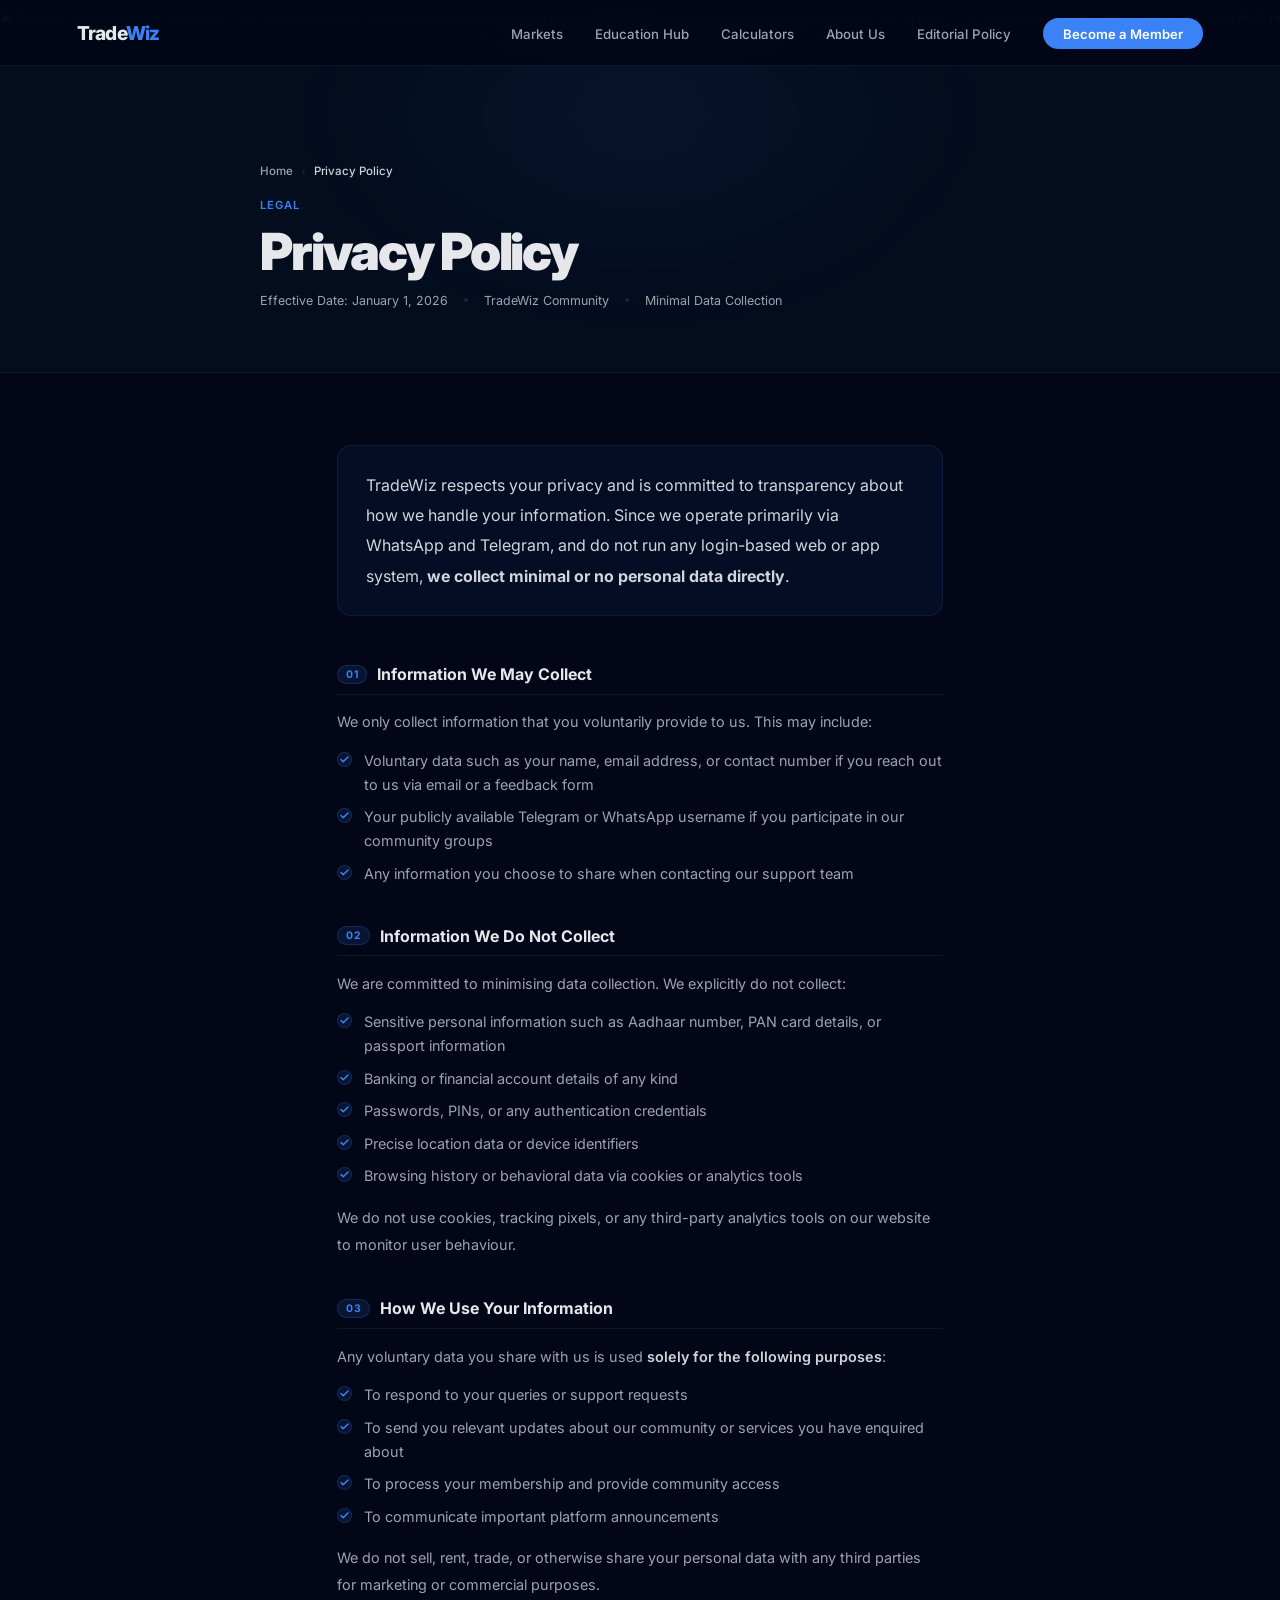
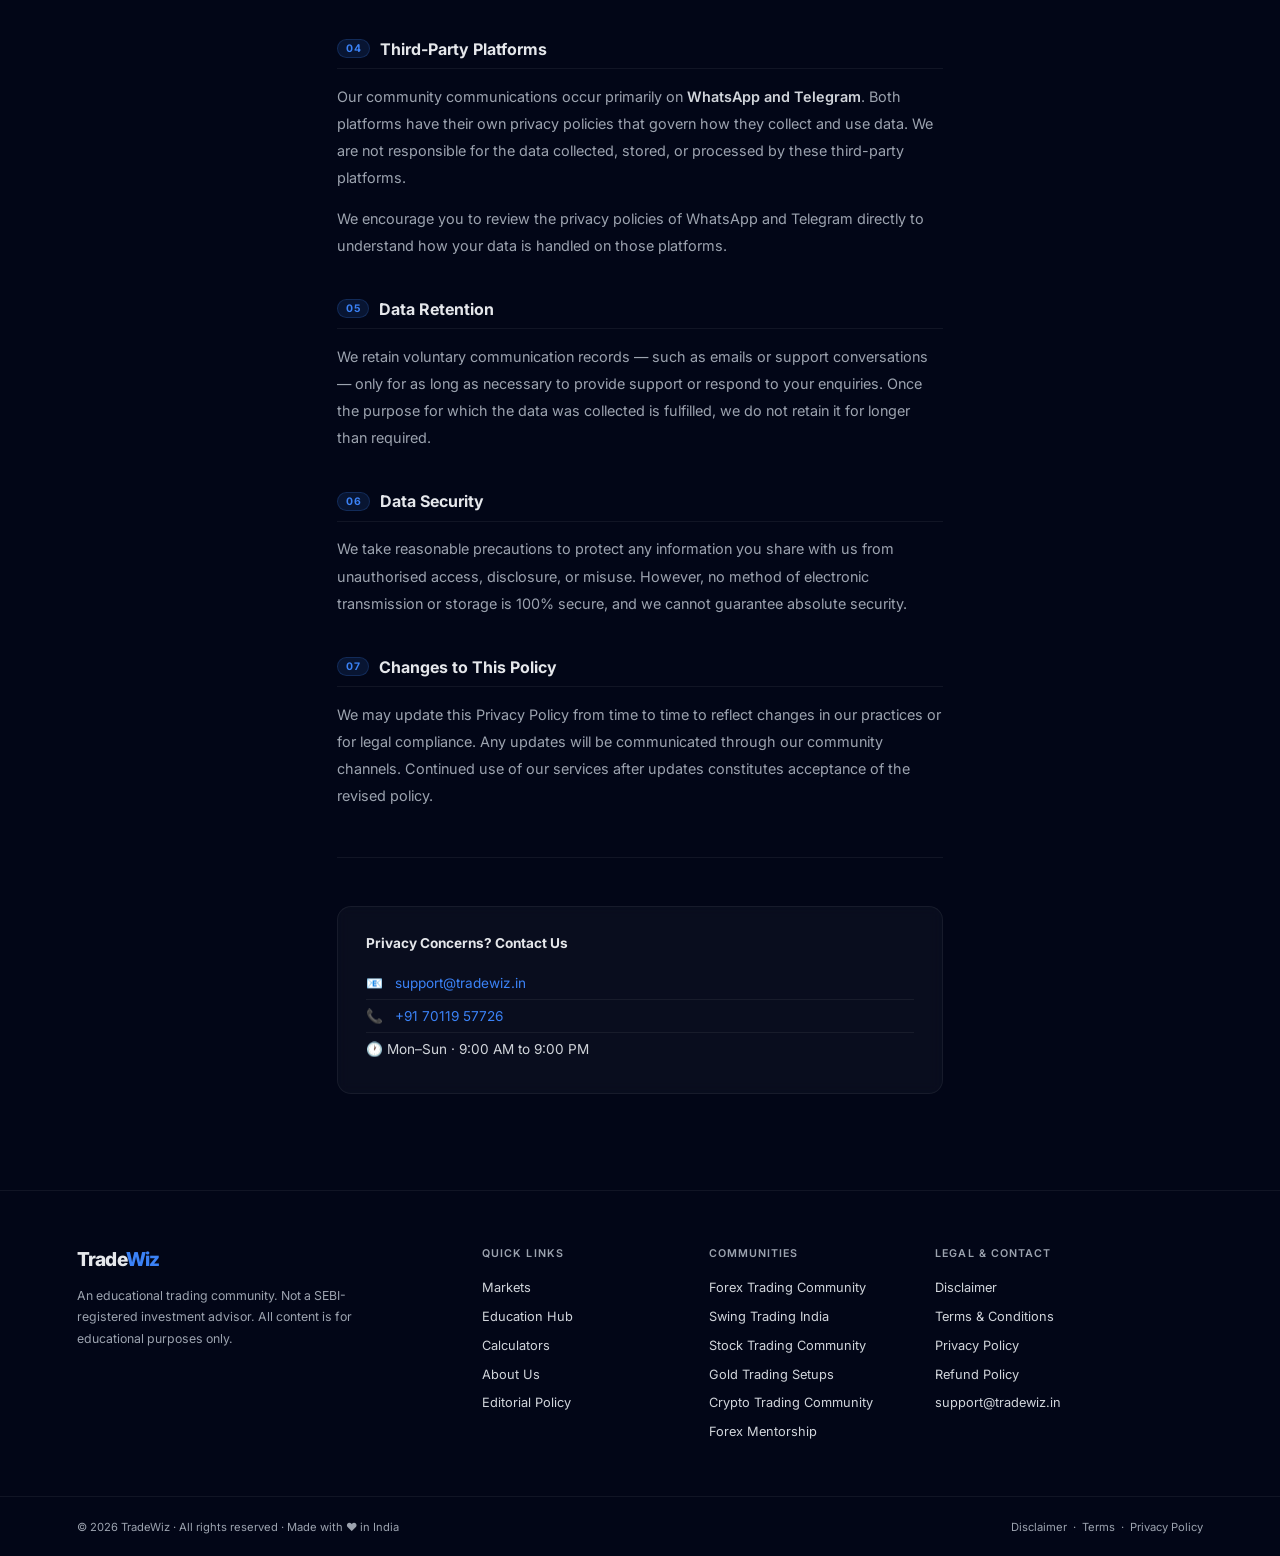
<file: privacy.html>
<!DOCTYPE html>
<html lang="en">
<head>
  <link rel="preconnect" href="https://fonts.googleapis.com">
  <link rel="preconnect" href="https://fonts.gstatic.com" crossorigin>
  <link rel="alternate" hreflang="en-IN" href="https://www.tradewiz.in/privacy">
  <link rel="alternate" hreflang="x-default" href="https://www.tradewiz.in/privacy">
  <meta name="geo.region" content="IN">
  <meta name="geo.placename" content="India">
  <!-- Google tag (gtag.js) -->
  <script async src="https://www.googletagmanager.com/gtag/js?id=G-MNBHR93N0V"></script>
  <script>
    window.dataLayer = window.dataLayer || [];
    function gtag(){dataLayer.push(arguments);}
    gtag('js', new Date());

    gtag('config', 'G-MNBHR93N0V');
  </script>
  <meta charset="UTF-8">
  <link rel="icon" type="image/png" href="/favicon.png">
  <link rel="apple-touch-icon" href="/favicon.png">
  <meta name="viewport" content="width=device-width, initial-scale=1.0">
    <meta name="description" content="Official privacy policy for TradeWiz detailing how user information, cookies, and lead data are protected and handled securely.">
  <link rel="canonical" href="https://www.tradewiz.in/privacy">
  <meta property="og:type" content="website">
  <meta property="og:title" content="Privacy Policy — TradeWiz Data Protection">
  <meta property="og:description" content="Official privacy policy for TradeWiz detailing how user information and lead data are protected and handled.">
  <meta property="og:url" content="https://www.tradewiz.in/privacy">
  <title>Privacy Policy — TradeWiz Data Protection Guidelines</title>
  <link rel="preconnect" href="https://fonts.googleapis.com">
  <link href="https://fonts.googleapis.com/css2?family=Inter:wght@300;400;500;600;700;800;900&display=swap&display=swap" rel="stylesheet">
  <style>
    :root {
      --bg: #020617; --bg2: #040d1e; --card: rgba(255,255,255,0.03); --card2: rgba(255,255,255,0.05);
      --border: rgba(255,255,255,0.06); --border2: rgba(255,255,255,0.1);
      --blue: #3B82F6; --blue-dim: rgba(59,130,246,0.12);
      --text: #E5E7EB; --muted: #9CA3AF; --mid: #D1D5DB; --r: 14px;
    }
    *, *::before, *::after { box-sizing: border-box; margin: 0; padding: 0; }
    html { scroll-behavior: smooth; }
    body { font-family: 'Inter', sans-serif; background: var(--bg); color: var(--text); overflow-x: hidden; -webkit-font-smoothing: antialiased; }

    .ticker { background: var(--bg2); border-bottom: 1px solid var(--border); padding: 0.4rem 0; overflow: hidden; white-space: nowrap; position: relative; z-index: 10; }
    .ticker-inner { display: inline-block; animation: tick 38s linear infinite; font-size: 0.68rem; color: var(--muted); letter-spacing: 0.03em; }
    @keyframes tick { from{transform:translateX(100vw)} to{transform:translateX(-100%)} }

    nav { position: fixed; top: 0; left: 0; right: 0; z-index: 100; display: flex; align-items: center; justify-content: space-between; padding: 0 6vw; height: 66px; background: rgba(2,6,23,0.92); backdrop-filter: blur(20px); border-bottom: 1px solid var(--border); }
    .nav-logo { font-size: 1.2rem; font-weight: 800; letter-spacing: -0.04em; text-decoration: none; color: var(--text); }
    .nav-logo span { color: var(--blue); }
    .nav-links { display: flex; gap: 2rem; align-items: center; list-style: none; }
    .nav-links a { font-size: 0.83rem; font-weight: 500; color: var(--muted); text-decoration: none; transition: color 0.2s; }
    .nav-links a:hover { color: var(--text); }
    .nav-cta { background: var(--blue) !important; color: #fff !important; padding: 0.48rem 1.25rem; border-radius: 100px; font-weight: 600 !important; font-size: 0.82rem !important; transition: background 0.2s, transform 0.2s !important; }
    .nav-cta:hover { background: #2563EB !important; transform: translateY(-1px); }
    .nav-hamburger { display: none; flex-direction: column; gap: 5px; cursor: pointer; padding: 6px; background: none; border: none; z-index: 200; }
    .nav-hamburger span { display: block; width: 22px; height: 2px; background: var(--text); border-radius: 2px; transition: transform 0.32s cubic-bezier(0.16,1,0.3,1), opacity 0.2s; transform-origin: center; }
    .nav-hamburger.open span:nth-child(1) { transform: translateY(7px) rotate(45deg); }
    .nav-hamburger.open span:nth-child(2) { opacity: 0; transform: scaleX(0); }
    .nav-hamburger.open span:nth-child(3) { transform: translateY(-7px) rotate(-45deg); }
    .mobile-nav { position: fixed; inset: 0; z-index: 150; background: rgba(2,6,23,0.97); backdrop-filter: blur(24px); display: flex; flex-direction: column; align-items: center; justify-content: center; gap: 0.2rem; transform: translateX(100%); transition: transform 0.45s cubic-bezier(0.16,1,0.3,1); pointer-events: none; }
    .mobile-nav.open { transform: translateX(0); pointer-events: all; }
    .mobile-nav a { font-size: 1.5rem; font-weight: 700; letter-spacing: -0.03em; color: var(--mid); text-decoration: none; padding: 0.75rem 0; opacity: 0; transform: translateX(28px); transition: color 0.2s, opacity 0.4s ease, transform 0.4s ease; }
    .mobile-nav.open a { opacity: 1; transform: translateX(0); }
    .mobile-nav.open a:nth-child(1){transition-delay:0.06s}.mobile-nav.open a:nth-child(2){transition-delay:0.12s}.mobile-nav.open a:nth-child(3){transition-delay:0.18s}.mobile-nav.open a:nth-child(4){transition-delay:0.24s}.mobile-nav.open a:nth-child(5){transition-delay:0.30s}.mobile-nav.open a:nth-child(6){transition-delay:0.36s}
    .mobile-nav a:hover { color: var(--text); }
    .mobile-nav .m-cta { margin-top: 1.25rem; background: var(--blue) !important; color: #fff !important; padding: 0.85rem 2.5rem; border-radius: 100px; font-size: 1rem !important; font-weight: 600; }

    .legal-hero { padding: 130px 6vw 64px; background: var(--bg2); position: relative; overflow: hidden; border-bottom: 1px solid var(--border); }
    .legal-hero::before { content: ''; position: absolute; top: -120px; left: 50%; transform: translateX(-50%); width: 700px; height: 400px; background: radial-gradient(ellipse, rgba(59,130,246,0.07) 0%, transparent 65%); filter: blur(40px); pointer-events: none; }
    .legal-breadcrumb { font-size: 0.72rem; font-weight: 500; color: var(--muted); margin-bottom: 1.25rem; display: flex; align-items: center; gap: 0.5rem; }
    .legal-breadcrumb a { color: var(--muted); text-decoration: none; transition: color 0.2s; }
    .legal-breadcrumb a:hover { color: var(--blue); }
    .legal-breadcrumb span { color: var(--border2); }
    .legal-tag { font-size: 0.7rem; font-weight: 600; letter-spacing: 0.1em; text-transform: uppercase; color: var(--blue); margin-bottom: 0.75rem; display: block; }
    .legal-title { font-size: clamp(2rem, 4vw, 3.2rem); font-weight: 900; letter-spacing: -0.04em; line-height: 1.08; color: var(--text); margin-bottom: 0.85rem; }
    .legal-meta { font-size: 0.78rem; color: var(--muted); display: flex; align-items: center; gap: 1rem; flex-wrap: wrap; }
    .legal-meta-dot { width: 4px; height: 4px; border-radius: 50%; background: var(--border2); }

    .legal-wrap { max-width: 760px; margin: 0 auto; padding: 72px 6vw 96px; }
    .legal-section { margin-bottom: 2.5rem; }
    .legal-intro { font-size: 1rem; color: var(--mid); line-height: 1.9; padding: 1.5rem 1.75rem; background: rgba(59,130,246,0.06); border: 1px solid rgba(59,130,246,0.12); border-radius: var(--r); margin-bottom: 3rem; }
    .legal-h2 { font-size: 1rem; font-weight: 700; color: var(--text); margin-bottom: 0.85rem; padding-bottom: 0.6rem; border-bottom: 1px solid var(--border); display: flex; align-items: center; gap: 0.6rem; }
    .legal-h2-num { font-size: 0.65rem; font-weight: 700; letter-spacing: 0.08em; color: var(--blue); background: var(--blue-dim); border: 1px solid rgba(59,130,246,0.2); padding: 2px 8px; border-radius: 100px; }
    .legal-p { font-size: 0.9rem; color: var(--muted); line-height: 1.88; margin-bottom: 0.85rem; }
    .legal-p strong { color: var(--mid); font-weight: 600; }
    .legal-ul { list-style: none; margin: 0.5rem 0 1rem; display: flex; flex-direction: column; gap: 0.55rem; }
    .legal-ul li { font-size: 0.9rem; color: var(--muted); line-height: 1.65; display: flex; align-items: flex-start; gap: 0.75rem; }
    .legal-ul li::before { content: ''; width: 15px; height: 15px; flex-shrink: 0; margin-top: 3px; border-radius: 50%; background: var(--blue-dim) url("data:image/svg+xml,%3Csvg width='9' height='7' viewBox='0 0 9 7' fill='none' xmlns='http://www.w3.org/2000/svg'%3E%3Cpath d='M1 3.5L3.2 5.8L8 1' stroke='%233B82F6' stroke-width='1.5' stroke-linecap='round' stroke-linejoin='round'/%3E%3C/svg%3E") no-repeat center; border: 1px solid rgba(59,130,246,0.2); }
    .legal-divider { height: 1px; background: var(--border); margin: 3rem 0; }
    .legal-contact-card { background: var(--card); border: 1px solid var(--border); border-radius: var(--r); padding: 1.75rem; backdrop-filter: blur(6px); }
    .legal-contact-card h3 { font-size: 0.85rem; font-weight: 700; color: var(--text); margin-bottom: 1rem; }
    .legal-contact-row { display: flex; align-items: center; gap: 0.75rem; font-size: 0.85rem; color: var(--mid); padding: 0.5rem 0; border-bottom: 1px solid var(--border); }
    .legal-contact-row:last-child { border-bottom: none; }
    .legal-contact-row a { color: var(--blue); text-decoration: none; }
    .legal-contact-row a:hover { text-decoration: underline; }

    footer { border-top: 1px solid var(--border); padding: 3.5rem 6vw; display: grid; grid-template-columns: 2fr 1fr 1fr 1.5fr; gap: 3rem; background: var(--bg); }
    .fb .nav-logo { display: block; margin-bottom: 0.85rem; }
    .fb p { font-size: 0.77rem; color: var(--muted); line-height: 1.75; max-width: 280px; }
    .fc h4 { font-size: 0.67rem; font-weight: 600; letter-spacing: 0.1em; text-transform: uppercase; color: var(--muted); margin-bottom: 1rem; }
    .fc ul { list-style: none; display: flex; flex-direction: column; gap: 0.55rem; }
    .fc ul a { font-size: 0.8rem; color: var(--mid); text-decoration: none; transition: color 0.2s; }
    .fc ul a:hover { color: var(--text); }
    .fbot { border-top: 1px solid var(--border); padding: 1.4rem 6vw; display: flex; justify-content: space-between; align-items: center; font-size: 0.7rem; color: var(--muted); flex-wrap: wrap; gap: 0.5rem; background: var(--bg); }
    .fbot a { color: var(--muted); text-decoration: none; }
    .fbot a:hover { color: var(--text); }

    @media (max-width: 768px) { .nav-links{display:none} .nav-hamburger{display:flex} .legal-wrap{padding:56px 5vw 72px} footer{grid-template-columns:1fr 1fr;gap:2rem} }
    @media (max-width: 540px) { footer{grid-template-columns:1fr} .legal-hero{padding:110px 5vw 48px} }
  </style>
  <!-- BreadcrumbList Schema -->
  <script type="application/ld+json">
  {
    "@context": "https://schema.org",
    "@type": "BreadcrumbList",
    "itemListElement": [{
      "@type": "ListItem",
      "position": 1,
      "name": "Home",
      "item": "https://www.tradewiz.in/"
    },{
      "@type": "ListItem",
      "position": 2,
      "name": "Privacy Policy",
      "item": "https://www.tradewiz.in/privacy"
    }]
  }
  </script>
</head>
<body>

  <div class="ticker">
    <span class="ticker-inner">⚠ TradeWiz is an educational community — not a SEBI-registered investment advisor. All content is for educational purposes only. Trading involves substantial risk of loss. &nbsp;&nbsp;&nbsp;&nbsp; ⚠ TradeWiz is an educational community — not a SEBI-registered investment advisor. All content is for educational purposes only. &nbsp;&nbsp;&nbsp;&nbsp;</span>
  </div>

  <nav id="mainNav">
    <a href="/" class="nav-logo">Trade<span>Wiz</span></a>
    <ul class="nav-links">
      <li><a href="/#we-trade">Markets</a></li>
      <li><a href="/education">Education Hub</a></li>
      <li><a href="/calculator">Calculators</a></li>
      <li><a href="/about">About Us</a></li>
      <li><a href="/editorial-policy">Editorial Policy</a></li>
      <li><a href="/#pricing" class="nav-cta">Become a Member</a></li>
    </ul>
    <button class="nav-hamburger" id="hamburger" aria-label="Menu">
      <span></span><span></span><span></span>
    </button>
  </nav>

  <div class="mobile-nav" id="mobileNav">
    <a href="/#we-trade">Markets</a>
    <a href="/education">Education Hub</a>
    <a href="/calculator">Calculators</a>
    <a href="/about">About Us</a>
    <a href="/editorial-policy">Editorial Policy</a>
    <a href="/#pricing" class="m-cta">Become a Member</a>
  </div>

  <div class="legal-hero">
    <div style="max-width:760px;margin:0 auto;position:relative;z-index:1;">
      <div class="legal-breadcrumb">
        <a href="/">Home</a>
        <span>›</span>
        <span style="color:var(--mid)">Privacy Policy</span>
      </div>
      <span class="legal-tag">Legal</span>
      <h1 class="legal-title">Privacy Policy</h1>
      <div class="legal-meta">
        <span>Effective Date: January 1, 2026</span>
        <div class="legal-meta-dot"></div>
        <span>TradeWiz Community</span>
        <div class="legal-meta-dot"></div>
        <span>Minimal Data Collection</span>
      </div>
    </div>
  </div>

  <div class="legal-wrap">

    <div class="legal-intro">
      TradeWiz respects your privacy and is committed to transparency about how we handle your information. Since we operate primarily via WhatsApp and Telegram, and do not run any login-based web or app system, <strong>we collect minimal or no personal data directly</strong>.
    </div>

    <div class="legal-section">
      <div class="legal-h2"><span class="legal-h2-num">01</span>Information We May Collect</div>
      <p class="legal-p">We only collect information that you voluntarily provide to us. This may include:</p>
      <ul class="legal-ul">
        <li>Voluntary data such as your name, email address, or contact number if you reach out to us via email or a feedback form</li>
        <li>Your publicly available Telegram or WhatsApp username if you participate in our community groups</li>
        <li>Any information you choose to share when contacting our support team</li>
      </ul>
    </div>

    <div class="legal-section">
      <div class="legal-h2"><span class="legal-h2-num">02</span>Information We Do Not Collect</div>
      <p class="legal-p">We are committed to minimising data collection. We explicitly do not collect:</p>
      <ul class="legal-ul">
        <li>Sensitive personal information such as Aadhaar number, PAN card details, or passport information</li>
        <li>Banking or financial account details of any kind</li>
        <li>Passwords, PINs, or any authentication credentials</li>
        <li>Precise location data or device identifiers</li>
        <li>Browsing history or behavioral data via cookies or analytics tools</li>
      </ul>
      <p class="legal-p">We do not use cookies, tracking pixels, or any third-party analytics tools on our website to monitor user behaviour.</p>
    </div>

    <div class="legal-section">
      <div class="legal-h2"><span class="legal-h2-num">03</span>How We Use Your Information</div>
      <p class="legal-p">Any voluntary data you share with us is used <strong>solely for the following purposes</strong>:</p>
      <ul class="legal-ul">
        <li>To respond to your queries or support requests</li>
        <li>To send you relevant updates about our community or services you have enquired about</li>
        <li>To process your membership and provide community access</li>
        <li>To communicate important platform announcements</li>
      </ul>
      <p class="legal-p">We do not sell, rent, trade, or otherwise share your personal data with any third parties for marketing or commercial purposes.</p>
    </div>

    <div class="legal-section">
      <div class="legal-h2"><span class="legal-h2-num">04</span>Third-Party Platforms</div>
      <p class="legal-p">Our community communications occur primarily on <strong>WhatsApp and Telegram</strong>. Both platforms have their own privacy policies that govern how they collect and use data. We are not responsible for the data collected, stored, or processed by these third-party platforms.</p>
      <p class="legal-p">We encourage you to review the privacy policies of WhatsApp and Telegram directly to understand how your data is handled on those platforms.</p>
    </div>

    <div class="legal-section">
      <div class="legal-h2"><span class="legal-h2-num">05</span>Data Retention</div>
      <p class="legal-p">We retain voluntary communication records — such as emails or support conversations — only for as long as necessary to provide support or respond to your enquiries. Once the purpose for which the data was collected is fulfilled, we do not retain it for longer than required.</p>
    </div>

    <div class="legal-section">
      <div class="legal-h2"><span class="legal-h2-num">06</span>Data Security</div>
      <p class="legal-p">We take reasonable precautions to protect any information you share with us from unauthorised access, disclosure, or misuse. However, no method of electronic transmission or storage is 100% secure, and we cannot guarantee absolute security.</p>
    </div>

    <div class="legal-section">
      <div class="legal-h2"><span class="legal-h2-num">07</span>Changes to This Policy</div>
      <p class="legal-p">We may update this Privacy Policy from time to time to reflect changes in our practices or for legal compliance. Any updates will be communicated through our community channels. Continued use of our services after updates constitutes acceptance of the revised policy.</p>
    </div>

    <div class="legal-divider"></div>

    <div class="legal-contact-card">
      <h3>Privacy Concerns? Contact Us</h3>
      <div class="legal-contact-row">📧 <a href="mailto:support@tradewiz.in">support@tradewiz.in</a></div>
      <div class="legal-contact-row">📞 <a href="tel:+917011957726">+91 70119 57726</a></div>
      <div class="legal-contact-row">🕐 Mon–Sun · 9:00 AM to 9:00 PM</div>
    </div>

  </div>

  <footer>
    <div class="fb">
      <a href="/" class="nav-logo">Trade<span>Wiz</span></a>
      <p>An educational trading community. Not a SEBI-registered investment advisor. All content is for educational purposes only.</p>
    </div>
    <div class="fc">
      <h4>Quick Links</h4>
      <ul>
        <li><a href="/#we-trade">Markets</a></li>
        <li><a href="/education">Education Hub</a></li>
        <li><a href="/calculator">Calculators</a></li>
        <li><a href="/about">About Us</a></li>
        <li><a href="/editorial-policy">Editorial Policy</a></li>
      </ul>
    </div>
    <div class="fc">
      <h4>Communities</h4>
      <ul>
        <li><a href="/forex-trading-community">Forex Trading Community</a></li>
        <li><a href="/swing-trading-india">Swing Trading India</a></li>
        <li><a href="/stock-trading-community">Stock Trading Community</a></li>
        <li><a href="/gold-trading-setups">Gold Trading Setups</a></li>
        <li><a href="/crypto-trading-community">Crypto Trading Community</a></li>
        <li><a href="/forex-mentorship">Forex Mentorship</a></li>
      </ul>
    </div>
    <div class="fc">
      <h4>Legal &amp; Contact</h4>
      <ul>
        <li><a href="/disclaimer">Disclaimer</a></li>
        <li><a href="/terms">Terms &amp; Conditions</a></li>
        <li><a href="/privacy">Privacy Policy</a></li>
        <li><a href="/refund">Refund Policy</a></li>
        <li><a href="mailto:support@tradewiz.in">support@tradewiz.in</a></li>
      </ul>
    </div>
  </footer>
  <div class="fbot">
    <span>© 2026 TradeWiz · All rights reserved · Made with ❤ in India</span>
    <span><a href="/disclaimer">Disclaimer</a> &nbsp;·&nbsp; <a href="/terms">Terms</a> &nbsp;·&nbsp; <a href="/privacy">Privacy Policy</a></span>
  </div>

  <script>
    const hamburger = document.getElementById('hamburger');
    const mobileNav = document.getElementById('mobileNav');
    hamburger.addEventListener('click', () => { hamburger.classList.toggle('open'); mobileNav.classList.toggle('open'); document.body.style.overflow = mobileNav.classList.contains('open') ? 'hidden' : ''; });
    document.querySelectorAll('.mobile-nav a').forEach(link => { link.addEventListener('click', () => { hamburger.classList.remove('open'); mobileNav.classList.remove('open'); document.body.style.overflow = ''; }); });
  </script>
</body>
</html>
</file>
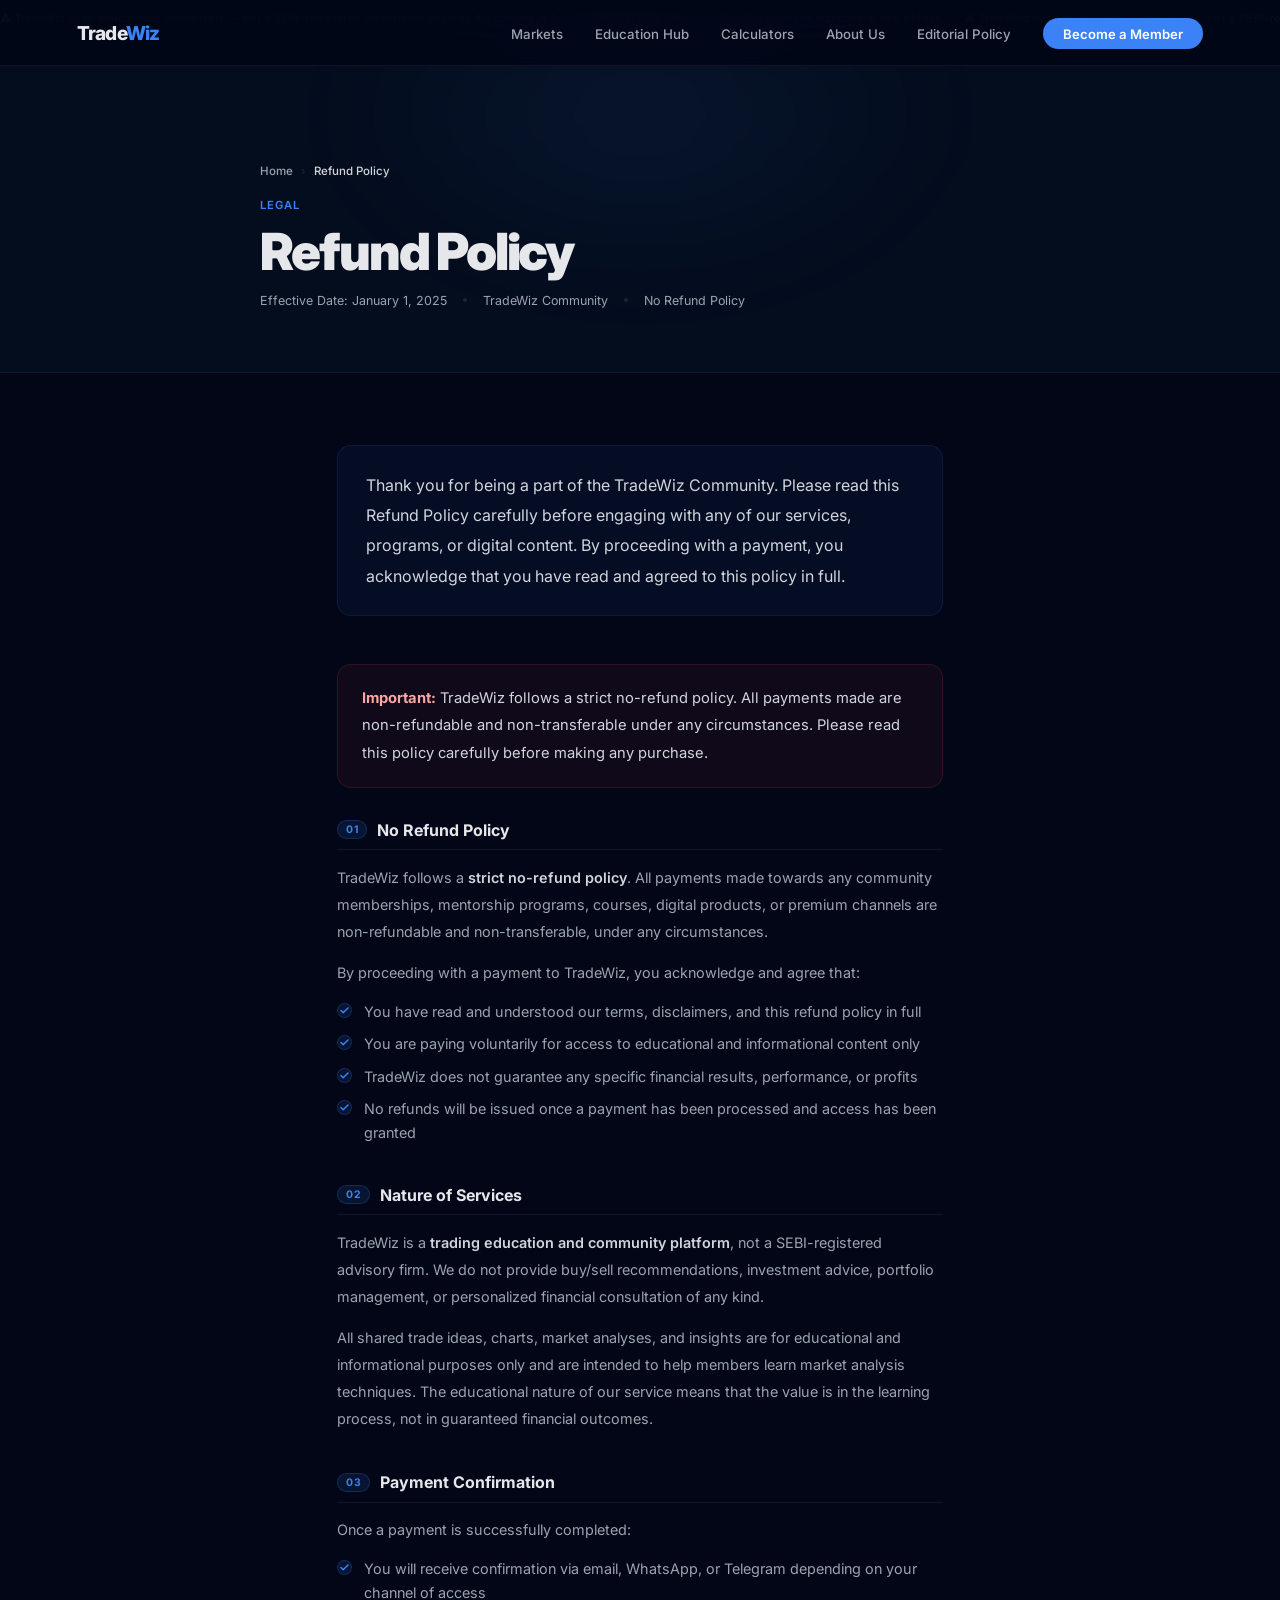
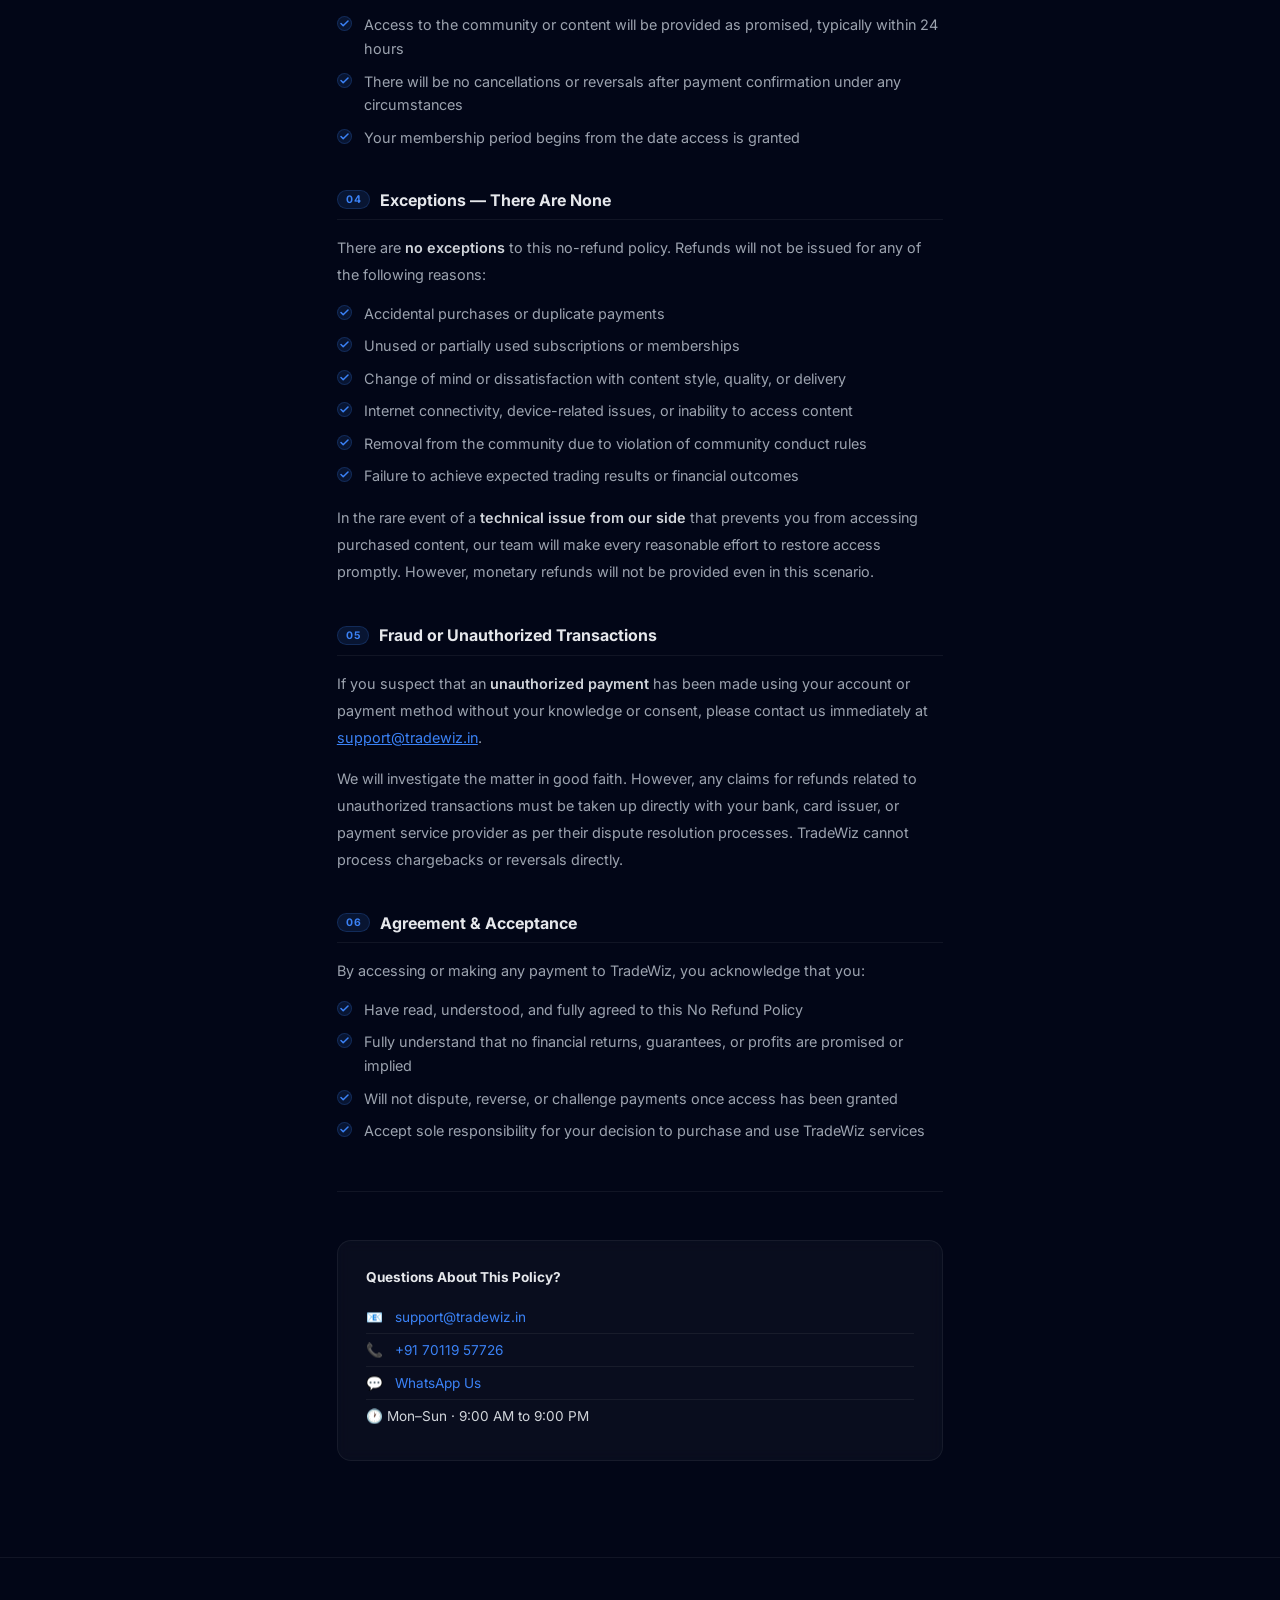
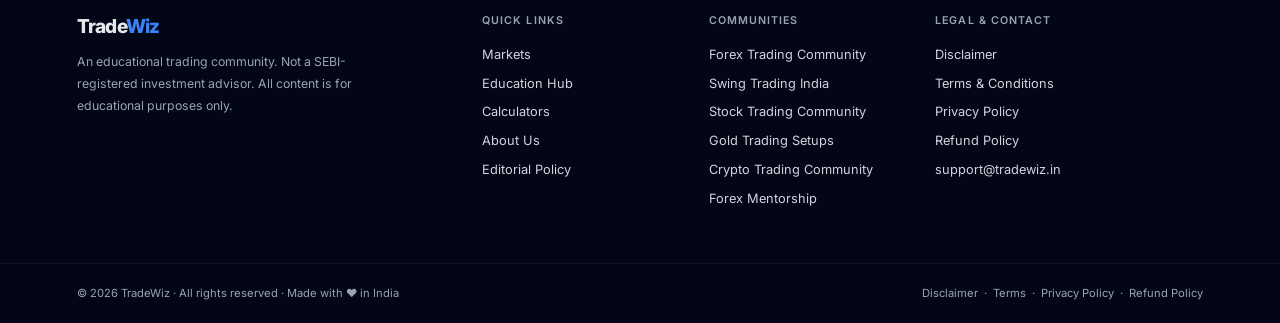
<file: refund.html>
<!DOCTYPE html>
<html lang="en">
<head>
  <link rel="preconnect" href="https://fonts.googleapis.com">
  <link rel="preconnect" href="https://fonts.gstatic.com" crossorigin>
  <link rel="alternate" hreflang="en-IN" href="https://www.tradewiz.in/refund">
  <link rel="alternate" hreflang="x-default" href="https://www.tradewiz.in/refund">
  <meta name="geo.region" content="IN">
  <meta name="geo.placename" content="India">
  <!-- Google tag (gtag.js) -->
  <script async src="https://www.googletagmanager.com/gtag/js?id=G-MNBHR93N0V"></script>
  <script>
    window.dataLayer = window.dataLayer || [];
    function gtag(){dataLayer.push(arguments);}
    gtag('js', new Date());

    gtag('config', 'G-MNBHR93N0V');
  </script>
  <meta charset="UTF-8">
  <link rel="icon" type="image/png" href="/favicon.png">
  <link rel="apple-touch-icon" href="/favicon.png">
  <meta name="viewport" content="width=device-width, initial-scale=1.0">
    <meta name="description" content="Official membership cancellation and refund policy guidelines for TradeWiz subscription plans across Stocks, Forex, and Crypto.">
  <link rel="canonical" href="https://www.tradewiz.in/refund">
  <meta property="og:type" content="website">
  <meta property="og:title" content="Refund Policy — TradeWiz Community Membership">
  <meta property="og:description" content="Official membership cancellation and refund policy for TradeWiz subscription plans.">
  <meta property="og:url" content="https://www.tradewiz.in/refund">
  <title>Refund Policy — TradeWiz Community Membership Terms</title>
  <link rel="preconnect" href="https://fonts.googleapis.com">
  <link href="https://fonts.googleapis.com/css2?family=Inter:wght@300;400;500;600;700;800;900&display=swap&display=swap" rel="stylesheet">
  <style>
    :root {
      --bg: #020617; --bg2: #040d1e; --card: rgba(255,255,255,0.03); --card2: rgba(255,255,255,0.05);
      --border: rgba(255,255,255,0.06); --border2: rgba(255,255,255,0.1);
      --blue: #3B82F6; --blue-dim: rgba(59,130,246,0.12);
      --text: #E5E7EB; --muted: #9CA3AF; --mid: #D1D5DB; --r: 14px;
    }
    *, *::before, *::after { box-sizing: border-box; margin: 0; padding: 0; }
    html { scroll-behavior: smooth; }
    body { font-family: 'Inter', sans-serif; background: var(--bg); color: var(--text); overflow-x: hidden; -webkit-font-smoothing: antialiased; }

    .ticker { background: var(--bg2); border-bottom: 1px solid var(--border); padding: 0.4rem 0; overflow: hidden; white-space: nowrap; position: relative; z-index: 10; }
    .ticker-inner { display: inline-block; animation: tick 38s linear infinite; font-size: 0.68rem; color: var(--muted); letter-spacing: 0.03em; }
    @keyframes tick { from{transform:translateX(100vw)} to{transform:translateX(-100%)} }

    nav { position: fixed; top: 0; left: 0; right: 0; z-index: 100; display: flex; align-items: center; justify-content: space-between; padding: 0 6vw; height: 66px; background: rgba(2,6,23,0.92); backdrop-filter: blur(20px); border-bottom: 1px solid var(--border); }
    .nav-logo { font-size: 1.2rem; font-weight: 800; letter-spacing: -0.04em; text-decoration: none; color: var(--text); }
    .nav-logo span { color: var(--blue); }
    .nav-links { display: flex; gap: 2rem; align-items: center; list-style: none; }
    .nav-links a { font-size: 0.83rem; font-weight: 500; color: var(--muted); text-decoration: none; transition: color 0.2s; }
    .nav-links a:hover { color: var(--text); }
    .nav-cta { background: var(--blue) !important; color: #fff !important; padding: 0.48rem 1.25rem; border-radius: 100px; font-weight: 600 !important; font-size: 0.82rem !important; transition: background 0.2s, transform 0.2s !important; }
    .nav-cta:hover { background: #2563EB !important; transform: translateY(-1px); }
    .nav-hamburger { display: none; flex-direction: column; gap: 5px; cursor: pointer; padding: 6px; background: none; border: none; z-index: 200; }
    .nav-hamburger span { display: block; width: 22px; height: 2px; background: var(--text); border-radius: 2px; transition: transform 0.32s cubic-bezier(0.16,1,0.3,1), opacity 0.2s; transform-origin: center; }
    .nav-hamburger.open span:nth-child(1) { transform: translateY(7px) rotate(45deg); }
    .nav-hamburger.open span:nth-child(2) { opacity: 0; transform: scaleX(0); }
    .nav-hamburger.open span:nth-child(3) { transform: translateY(-7px) rotate(-45deg); }
    .mobile-nav { position: fixed; inset: 0; z-index: 150; background: rgba(2,6,23,0.97); backdrop-filter: blur(24px); display: flex; flex-direction: column; align-items: center; justify-content: center; gap: 0.2rem; transform: translateX(100%); transition: transform 0.45s cubic-bezier(0.16,1,0.3,1); pointer-events: none; }
    .mobile-nav.open { transform: translateX(0); pointer-events: all; }
    .mobile-nav a { font-size: 1.5rem; font-weight: 700; letter-spacing: -0.03em; color: var(--mid); text-decoration: none; padding: 0.75rem 0; opacity: 0; transform: translateX(28px); transition: color 0.2s, opacity 0.4s ease, transform 0.4s ease; }
    .mobile-nav.open a { opacity: 1; transform: translateX(0); }
    .mobile-nav.open a:nth-child(1){transition-delay:0.06s}.mobile-nav.open a:nth-child(2){transition-delay:0.12s}.mobile-nav.open a:nth-child(3){transition-delay:0.18s}.mobile-nav.open a:nth-child(4){transition-delay:0.24s}.mobile-nav.open a:nth-child(5){transition-delay:0.30s}.mobile-nav.open a:nth-child(6){transition-delay:0.36s}
    .mobile-nav a:hover { color: var(--text); }
    .mobile-nav .m-cta { margin-top: 1.25rem; background: var(--blue) !important; color: #fff !important; padding: 0.85rem 2.5rem; border-radius: 100px; font-size: 1rem !important; font-weight: 600; }

    .legal-hero { padding: 130px 6vw 64px; background: var(--bg2); position: relative; overflow: hidden; border-bottom: 1px solid var(--border); }
    .legal-hero::before { content: ''; position: absolute; top: -120px; left: 50%; transform: translateX(-50%); width: 700px; height: 400px; background: radial-gradient(ellipse, rgba(59,130,246,0.07) 0%, transparent 65%); filter: blur(40px); pointer-events: none; }
    .legal-breadcrumb { font-size: 0.72rem; font-weight: 500; color: var(--muted); margin-bottom: 1.25rem; display: flex; align-items: center; gap: 0.5rem; }
    .legal-breadcrumb a { color: var(--muted); text-decoration: none; transition: color 0.2s; }
    .legal-breadcrumb a:hover { color: var(--blue); }
    .legal-breadcrumb span { color: var(--border2); }
    .legal-tag { font-size: 0.7rem; font-weight: 600; letter-spacing: 0.1em; text-transform: uppercase; color: var(--blue); margin-bottom: 0.75rem; display: block; }
    .legal-title { font-size: clamp(2rem, 4vw, 3.2rem); font-weight: 900; letter-spacing: -0.04em; line-height: 1.08; color: var(--text); margin-bottom: 0.85rem; }
    .legal-meta { font-size: 0.78rem; color: var(--muted); display: flex; align-items: center; gap: 1rem; flex-wrap: wrap; }
    .legal-meta-dot { width: 4px; height: 4px; border-radius: 50%; background: var(--border2); }

    .legal-wrap { max-width: 760px; margin: 0 auto; padding: 72px 6vw 96px; }
    .legal-section { margin-bottom: 2.5rem; }
    .legal-intro { font-size: 1rem; color: var(--mid); line-height: 1.9; padding: 1.5rem 1.75rem; background: rgba(59,130,246,0.06); border: 1px solid rgba(59,130,246,0.12); border-radius: var(--r); margin-bottom: 3rem; }
    .legal-warning { font-size: 0.92rem; color: var(--mid); line-height: 1.85; padding: 1.25rem 1.5rem; background: rgba(239,68,68,0.06); border: 1px solid rgba(239,68,68,0.15); border-radius: var(--r); margin-bottom: 2rem; }
    .legal-warning strong { color: #FCA5A5; }
    .legal-h2 { font-size: 1rem; font-weight: 700; color: var(--text); margin-bottom: 0.85rem; padding-bottom: 0.6rem; border-bottom: 1px solid var(--border); display: flex; align-items: center; gap: 0.6rem; }
    .legal-h2-num { font-size: 0.65rem; font-weight: 700; letter-spacing: 0.08em; color: var(--blue); background: var(--blue-dim); border: 1px solid rgba(59,130,246,0.2); padding: 2px 8px; border-radius: 100px; }
    .legal-p { font-size: 0.9rem; color: var(--muted); line-height: 1.88; margin-bottom: 0.85rem; }
    .legal-p strong { color: var(--mid); font-weight: 600; }
    .legal-ul { list-style: none; margin: 0.5rem 0 1rem; display: flex; flex-direction: column; gap: 0.55rem; }
    .legal-ul li { font-size: 0.9rem; color: var(--muted); line-height: 1.65; display: flex; align-items: flex-start; gap: 0.75rem; }
    .legal-ul li::before { content: ''; width: 15px; height: 15px; flex-shrink: 0; margin-top: 3px; border-radius: 50%; background: var(--blue-dim) url("data:image/svg+xml,%3Csvg width='9' height='7' viewBox='0 0 9 7' fill='none' xmlns='http://www.w3.org/2000/svg'%3E%3Cpath d='M1 3.5L3.2 5.8L8 1' stroke='%233B82F6' stroke-width='1.5' stroke-linecap='round' stroke-linejoin='round'/%3E%3C/svg%3E") no-repeat center; border: 1px solid rgba(59,130,246,0.2); }
    .legal-divider { height: 1px; background: var(--border); margin: 3rem 0; }
    .legal-contact-card { background: var(--card); border: 1px solid var(--border); border-radius: var(--r); padding: 1.75rem; backdrop-filter: blur(6px); }
    .legal-contact-card h3 { font-size: 0.85rem; font-weight: 700; color: var(--text); margin-bottom: 1rem; }
    .legal-contact-row { display: flex; align-items: center; gap: 0.75rem; font-size: 0.85rem; color: var(--mid); padding: 0.5rem 0; border-bottom: 1px solid var(--border); }
    .legal-contact-row:last-child { border-bottom: none; }
    .legal-contact-row a { color: var(--blue); text-decoration: none; }
    .legal-contact-row a:hover { text-decoration: underline; }

    footer { border-top: 1px solid var(--border); padding: 3.5rem 6vw; display: grid; grid-template-columns: 2fr 1fr 1fr 1.5fr; gap: 3rem; background: var(--bg); }
    .fb .nav-logo { display: block; margin-bottom: 0.85rem; }
    .fb p { font-size: 0.77rem; color: var(--muted); line-height: 1.75; max-width: 280px; }
    .fc h4 { font-size: 0.67rem; font-weight: 600; letter-spacing: 0.1em; text-transform: uppercase; color: var(--muted); margin-bottom: 1rem; }
    .fc ul { list-style: none; display: flex; flex-direction: column; gap: 0.55rem; }
    .fc ul a { font-size: 0.8rem; color: var(--mid); text-decoration: none; transition: color 0.2s; }
    .fc ul a:hover { color: var(--text); }
    .fbot { border-top: 1px solid var(--border); padding: 1.4rem 6vw; display: flex; justify-content: space-between; align-items: center; font-size: 0.7rem; color: var(--muted); flex-wrap: wrap; gap: 0.5rem; background: var(--bg); }
    .fbot a { color: var(--muted); text-decoration: none; }
    .fbot a:hover { color: var(--text); }

    @media (max-width: 768px) { .nav-links{display:none} .nav-hamburger{display:flex} .legal-wrap{padding:56px 5vw 72px} footer{grid-template-columns:1fr 1fr;gap:2rem} }
    @media (max-width: 540px) { footer{grid-template-columns:1fr} .legal-hero{padding:110px 5vw 48px} }
  </style>
  <!-- BreadcrumbList Schema -->
  <script type="application/ld+json">
  {
    "@context": "https://schema.org",
    "@type": "BreadcrumbList",
    "itemListElement": [{
      "@type": "ListItem",
      "position": 1,
      "name": "Home",
      "item": "https://www.tradewiz.in/"
    },{
      "@type": "ListItem",
      "position": 2,
      "name": "Refund Policy",
      "item": "https://www.tradewiz.in/refund"
    }]
  }
  </script>
</head>
<body>

  <div class="ticker">
    <span class="ticker-inner">⚠ TradeWiz is an educational community — not a SEBI-registered investment advisor. All content is for educational purposes only. Trading involves substantial risk of loss. &nbsp;&nbsp;&nbsp;&nbsp; ⚠ TradeWiz is an educational community — not a SEBI-registered investment advisor. All content is for educational purposes only. &nbsp;&nbsp;&nbsp;&nbsp;</span>
  </div>

  <nav id="mainNav">
    <a href="/" class="nav-logo">Trade<span>Wiz</span></a>
    <ul class="nav-links">
      <li><a href="/#we-trade">Markets</a></li>
      <li><a href="/education">Education Hub</a></li>
      <li><a href="/calculator">Calculators</a></li>
      <li><a href="/about">About Us</a></li>
      <li><a href="/editorial-policy">Editorial Policy</a></li>
      <li><a href="/#pricing" class="nav-cta">Become a Member</a></li>
    </ul>
    <button class="nav-hamburger" id="hamburger" aria-label="Menu">
      <span></span><span></span><span></span>
    </button>
  </nav>

  <div class="mobile-nav" id="mobileNav">
    <a href="/#we-trade">Markets</a>
    <a href="/education">Education Hub</a>
    <a href="/calculator">Calculators</a>
    <a href="/about">About Us</a>
    <a href="/editorial-policy">Editorial Policy</a>
    <a href="/#pricing" class="m-cta">Become a Member</a>
  </div>

  <div class="legal-hero">
    <div style="max-width:760px;margin:0 auto;position:relative;z-index:1;">
      <div class="legal-breadcrumb">
        <a href="index.html">Home</a>
        <span>›</span>
        <span style="color:var(--mid)">Refund Policy</span>
      </div>
      <span class="legal-tag">Legal</span>
      <h1 class="legal-title">Refund Policy</h1>
      <div class="legal-meta">
        <span>Effective Date: January 1, 2025</span>
        <div class="legal-meta-dot"></div>
        <span>TradeWiz Community</span>
        <div class="legal-meta-dot"></div>
        <span>No Refund Policy</span>
      </div>
    </div>
  </div>

  <div class="legal-wrap">

    <div class="legal-intro">
      Thank you for being a part of the TradeWiz Community. Please read this Refund Policy carefully before engaging with any of our services, programs, or digital content. By proceeding with a payment, you acknowledge that you have read and agreed to this policy in full.
    </div>

    <div class="legal-warning">
      <strong>Important:</strong> TradeWiz follows a strict no-refund policy. All payments made are non-refundable and non-transferable under any circumstances. Please read this policy carefully before making any purchase.
    </div>

    <div class="legal-section">
      <div class="legal-h2"><span class="legal-h2-num">01</span>No Refund Policy</div>
      <p class="legal-p">TradeWiz follows a <strong>strict no-refund policy</strong>. All payments made towards any community memberships, mentorship programs, courses, digital products, or premium channels are non-refundable and non-transferable, under any circumstances.</p>
      <p class="legal-p">By proceeding with a payment to TradeWiz, you acknowledge and agree that:</p>
      <ul class="legal-ul">
        <li>You have read and understood our terms, disclaimers, and this refund policy in full</li>
        <li>You are paying voluntarily for access to educational and informational content only</li>
        <li>TradeWiz does not guarantee any specific financial results, performance, or profits</li>
        <li>No refunds will be issued once a payment has been processed and access has been granted</li>
      </ul>
    </div>

    <div class="legal-section">
      <div class="legal-h2"><span class="legal-h2-num">02</span>Nature of Services</div>
      <p class="legal-p">TradeWiz is a <strong>trading education and community platform</strong>, not a SEBI-registered advisory firm. We do not provide buy/sell recommendations, investment advice, portfolio management, or personalized financial consultation of any kind.</p>
      <p class="legal-p">All shared trade ideas, charts, market analyses, and insights are for educational and informational purposes only and are intended to help members learn market analysis techniques. The educational nature of our service means that the value is in the learning process, not in guaranteed financial outcomes.</p>
    </div>

    <div class="legal-section">
      <div class="legal-h2"><span class="legal-h2-num">03</span>Payment Confirmation</div>
      <p class="legal-p">Once a payment is successfully completed:</p>
      <ul class="legal-ul">
        <li>You will receive confirmation via email, WhatsApp, or Telegram depending on your channel of access</li>
        <li>Access to the community or content will be provided as promised, typically within 24 hours</li>
        <li>There will be no cancellations or reversals after payment confirmation under any circumstances</li>
        <li>Your membership period begins from the date access is granted</li>
      </ul>
    </div>

    <div class="legal-section">
      <div class="legal-h2"><span class="legal-h2-num">04</span>Exceptions — There Are None</div>
      <p class="legal-p">There are <strong>no exceptions</strong> to this no-refund policy. Refunds will not be issued for any of the following reasons:</p>
      <ul class="legal-ul">
        <li>Accidental purchases or duplicate payments</li>
        <li>Unused or partially used subscriptions or memberships</li>
        <li>Change of mind or dissatisfaction with content style, quality, or delivery</li>
        <li>Internet connectivity, device-related issues, or inability to access content</li>
        <li>Removal from the community due to violation of community conduct rules</li>
        <li>Failure to achieve expected trading results or financial outcomes</li>
      </ul>
      <p class="legal-p">In the rare event of a <strong>technical issue from our side</strong> that prevents you from accessing purchased content, our team will make every reasonable effort to restore access promptly. However, monetary refunds will not be provided even in this scenario.</p>
    </div>

    <div class="legal-section">
      <div class="legal-h2"><span class="legal-h2-num">05</span>Fraud or Unauthorized Transactions</div>
      <p class="legal-p">If you suspect that an <strong>unauthorized payment</strong> has been made using your account or payment method without your knowledge or consent, please contact us immediately at <a href="mailto:support@tradewiz.in" style="color:var(--blue);">support@tradewiz.in</a>.</p>
      <p class="legal-p">We will investigate the matter in good faith. However, any claims for refunds related to unauthorized transactions must be taken up directly with your bank, card issuer, or payment service provider as per their dispute resolution processes. TradeWiz cannot process chargebacks or reversals directly.</p>
    </div>

    <div class="legal-section">
      <div class="legal-h2"><span class="legal-h2-num">06</span>Agreement &amp; Acceptance</div>
      <p class="legal-p">By accessing or making any payment to TradeWiz, you acknowledge that you:</p>
      <ul class="legal-ul">
        <li>Have read, understood, and fully agreed to this No Refund Policy</li>
        <li>Fully understand that no financial returns, guarantees, or profits are promised or implied</li>
        <li>Will not dispute, reverse, or challenge payments once access has been granted</li>
        <li>Accept sole responsibility for your decision to purchase and use TradeWiz services</li>
      </ul>
    </div>

    <div class="legal-divider"></div>

    <div class="legal-contact-card">
      <h3>Questions About This Policy?</h3>
      <div class="legal-contact-row">📧 <a href="mailto:support@tradewiz.in">support@tradewiz.in</a></div>
      <div class="legal-contact-row">📞 <a href="tel:+917011957726">+91 70119 57726</a></div>
      <div class="legal-contact-row">💬 <a href="https://wa.me/917011957726">WhatsApp Us</a></div>
      <div class="legal-contact-row">🕐 Mon–Sun · 9:00 AM to 9:00 PM</div>
    </div>

  </div>

  <footer>
    <div class="fb">
      <a href="/" class="nav-logo">Trade<span>Wiz</span></a>
      <p>An educational trading community. Not a SEBI-registered investment advisor. All content is for educational purposes only.</p>
    </div>
    <div class="fc">
      <h4>Quick Links</h4>
      <ul>
        <li><a href="/#we-trade">Markets</a></li>
        <li><a href="/education">Education Hub</a></li>
        <li><a href="/calculator">Calculators</a></li>
        <li><a href="/about">About Us</a></li>
        <li><a href="/editorial-policy">Editorial Policy</a></li>
      </ul>
    </div>
    <div class="fc">
      <h4>Communities</h4>
      <ul>
        <li><a href="/forex-trading-community">Forex Trading Community</a></li>
        <li><a href="/swing-trading-india">Swing Trading India</a></li>
        <li><a href="/stock-trading-community">Stock Trading Community</a></li>
        <li><a href="/gold-trading-setups">Gold Trading Setups</a></li>
        <li><a href="/crypto-trading-community">Crypto Trading Community</a></li>
        <li><a href="/forex-mentorship">Forex Mentorship</a></li>
      </ul>
    </div>
    <div class="fc">
      <h4>Legal &amp; Contact</h4>
      <ul>
        <li><a href="/disclaimer">Disclaimer</a></li>
        <li><a href="/terms">Terms &amp; Conditions</a></li>
        <li><a href="/privacy">Privacy Policy</a></li>
        <li><a href="/refund">Refund Policy</a></li>
        <li><a href="mailto:support@tradewiz.in">support@tradewiz.in</a></li>
      </ul>
    </div>
  </footer>
  <div class="fbot">
    <span>© 2026 TradeWiz · All rights reserved · Made with ❤ in India</span>
    <span><a href="/disclaimer">Disclaimer</a> &nbsp;·&nbsp; <a href="/terms">Terms</a> &nbsp;·&nbsp; <a href="/privacy">Privacy Policy</a> &nbsp;·&nbsp; <a href="/refund">Refund Policy</a></span>
  </div>

  <script>
    const hamburger = document.getElementById('hamburger');
    const mobileNav = document.getElementById('mobileNav');
    hamburger.addEventListener('click', () => { hamburger.classList.toggle('open'); mobileNav.classList.toggle('open'); document.body.style.overflow = mobileNav.classList.contains('open') ? 'hidden' : ''; });
    document.querySelectorAll('.mobile-nav a').forEach(link => { link.addEventListener('click', () => { hamburger.classList.remove('open'); mobileNav.classList.remove('open'); document.body.style.overflow = ''; }); });
  </script>
</body>
</html>
</file>
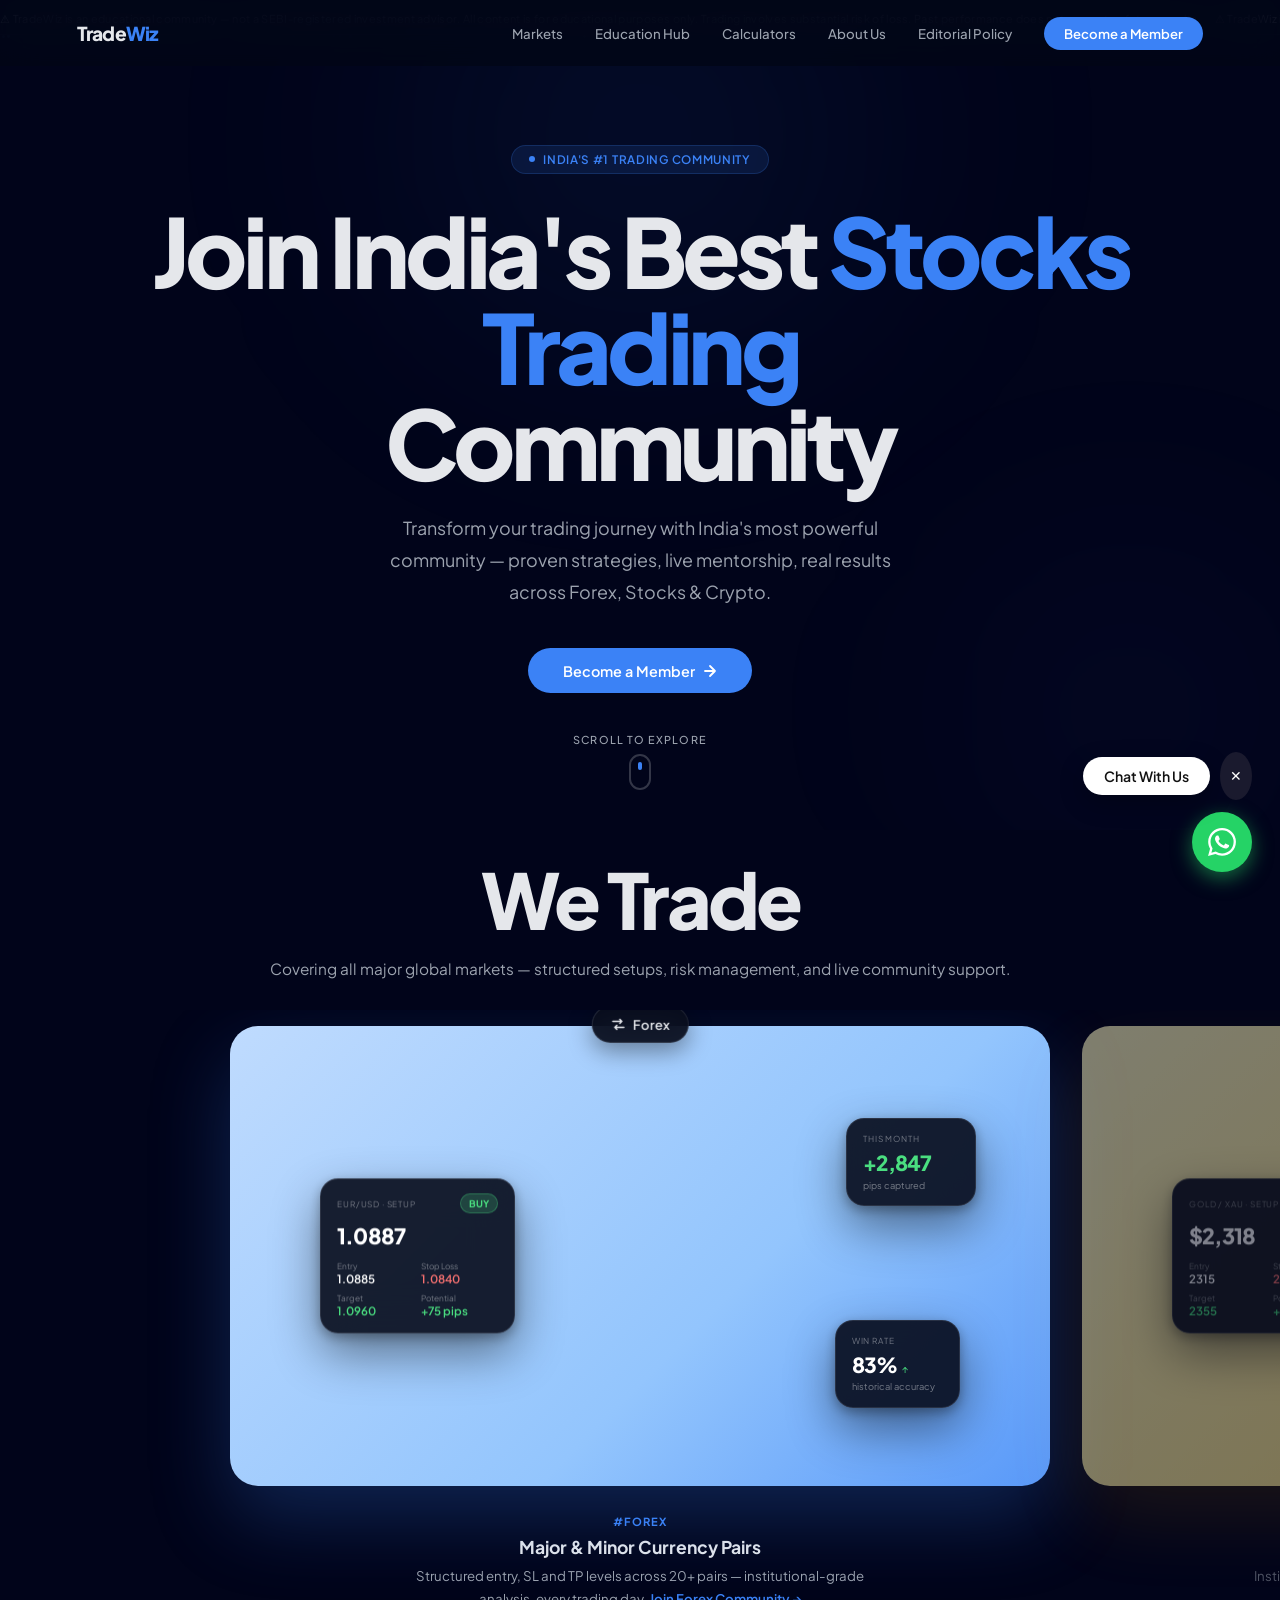
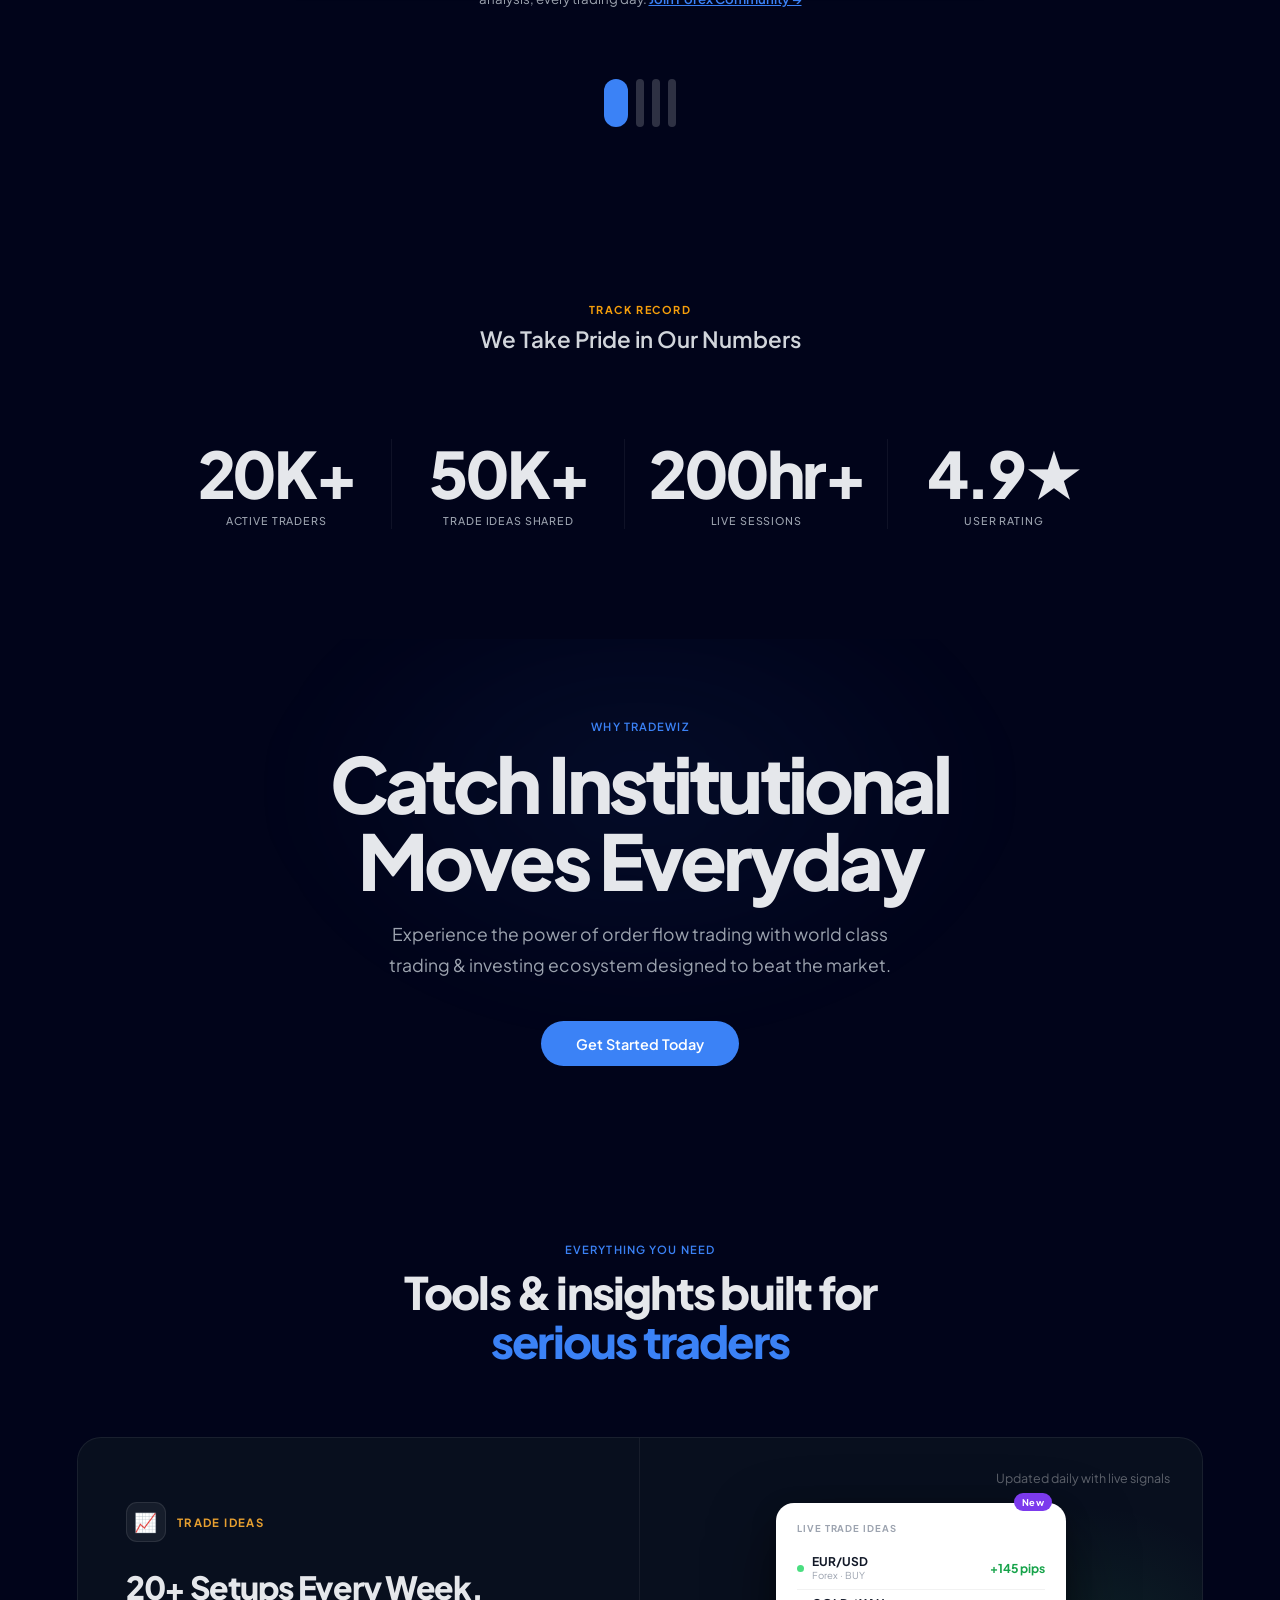
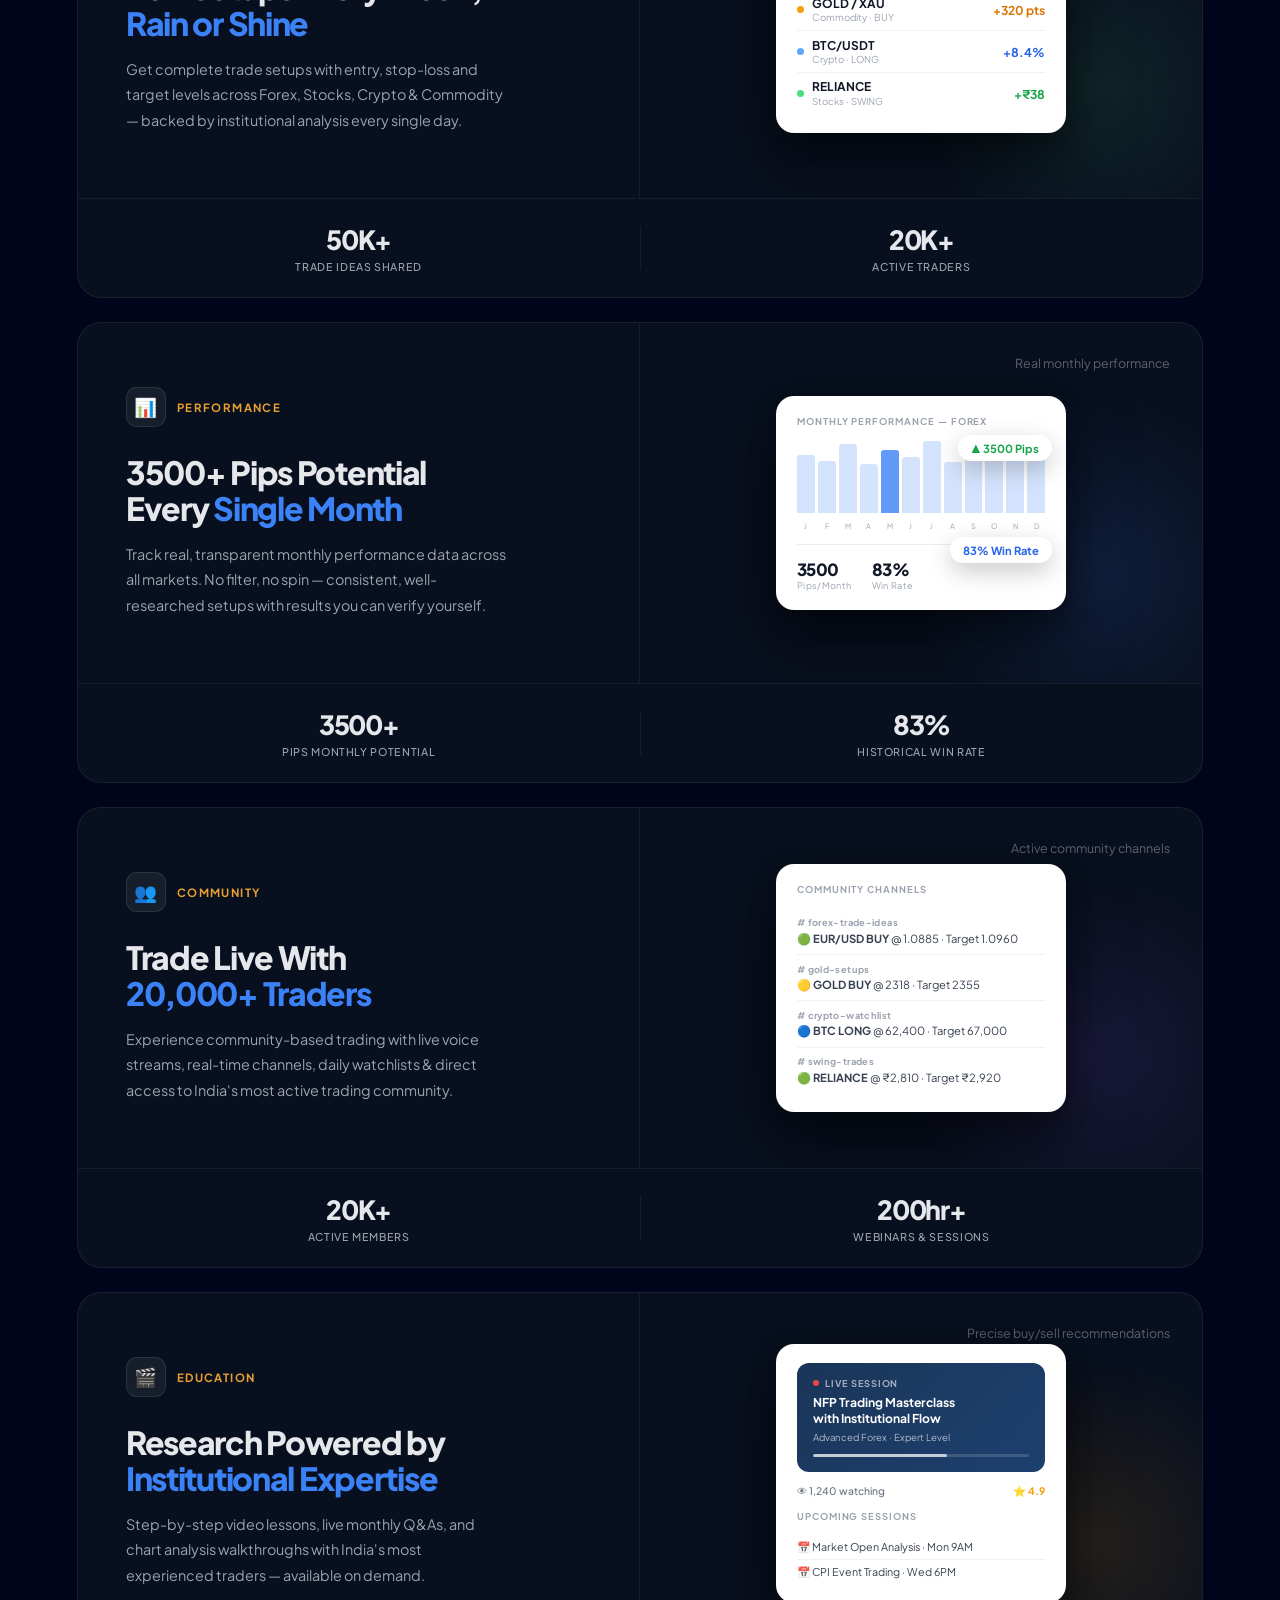
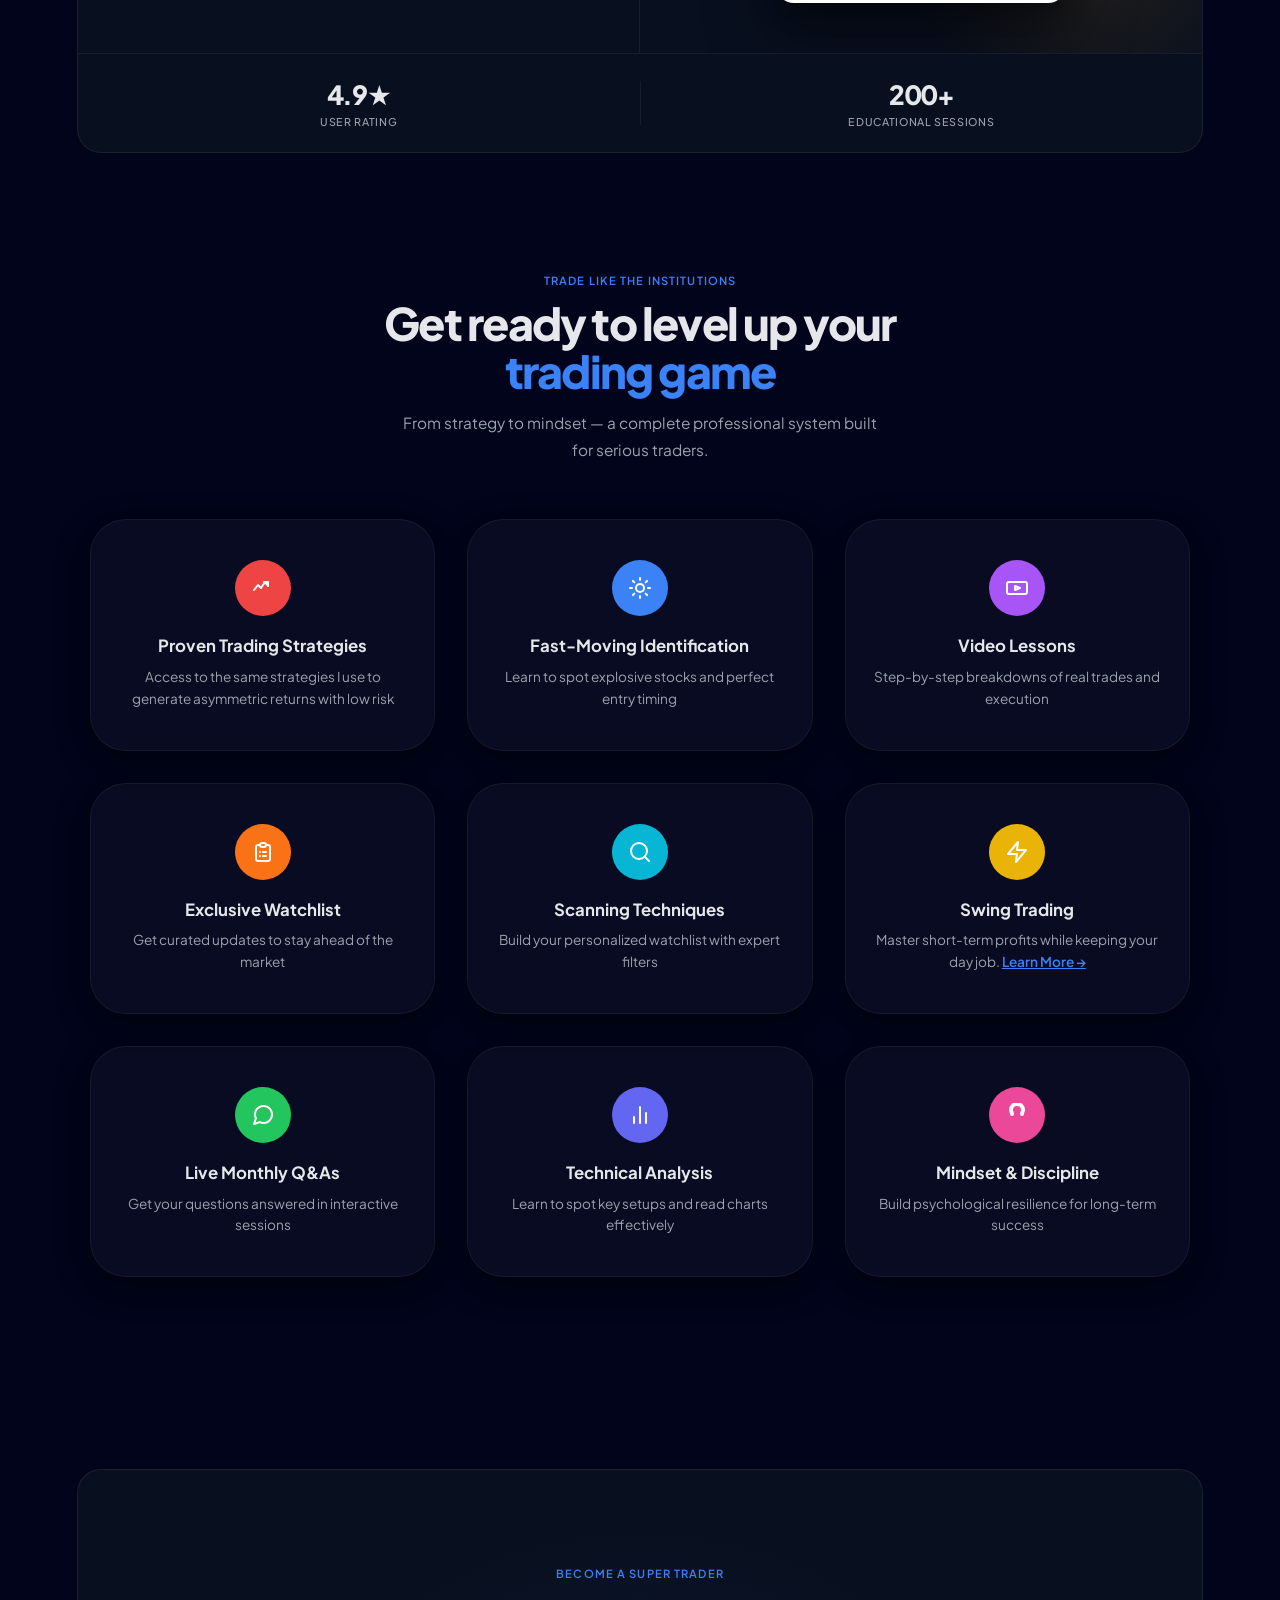
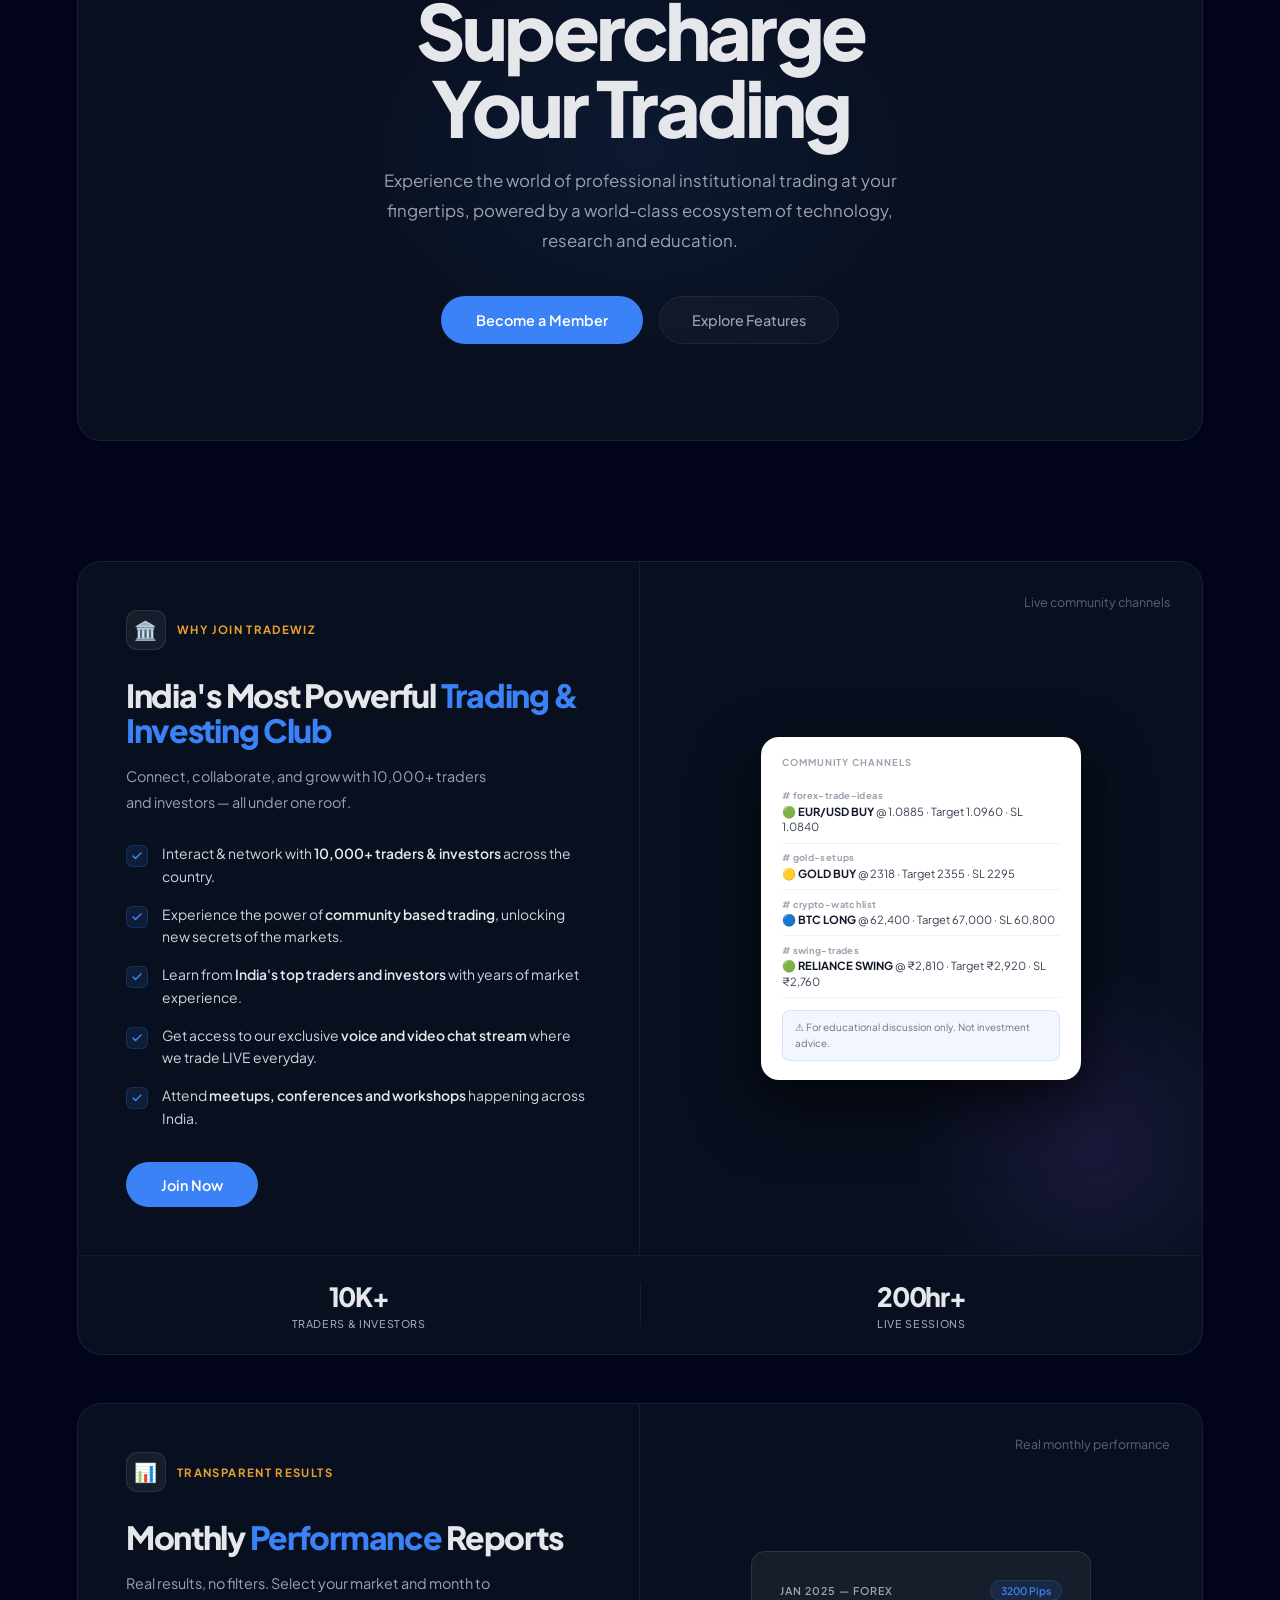
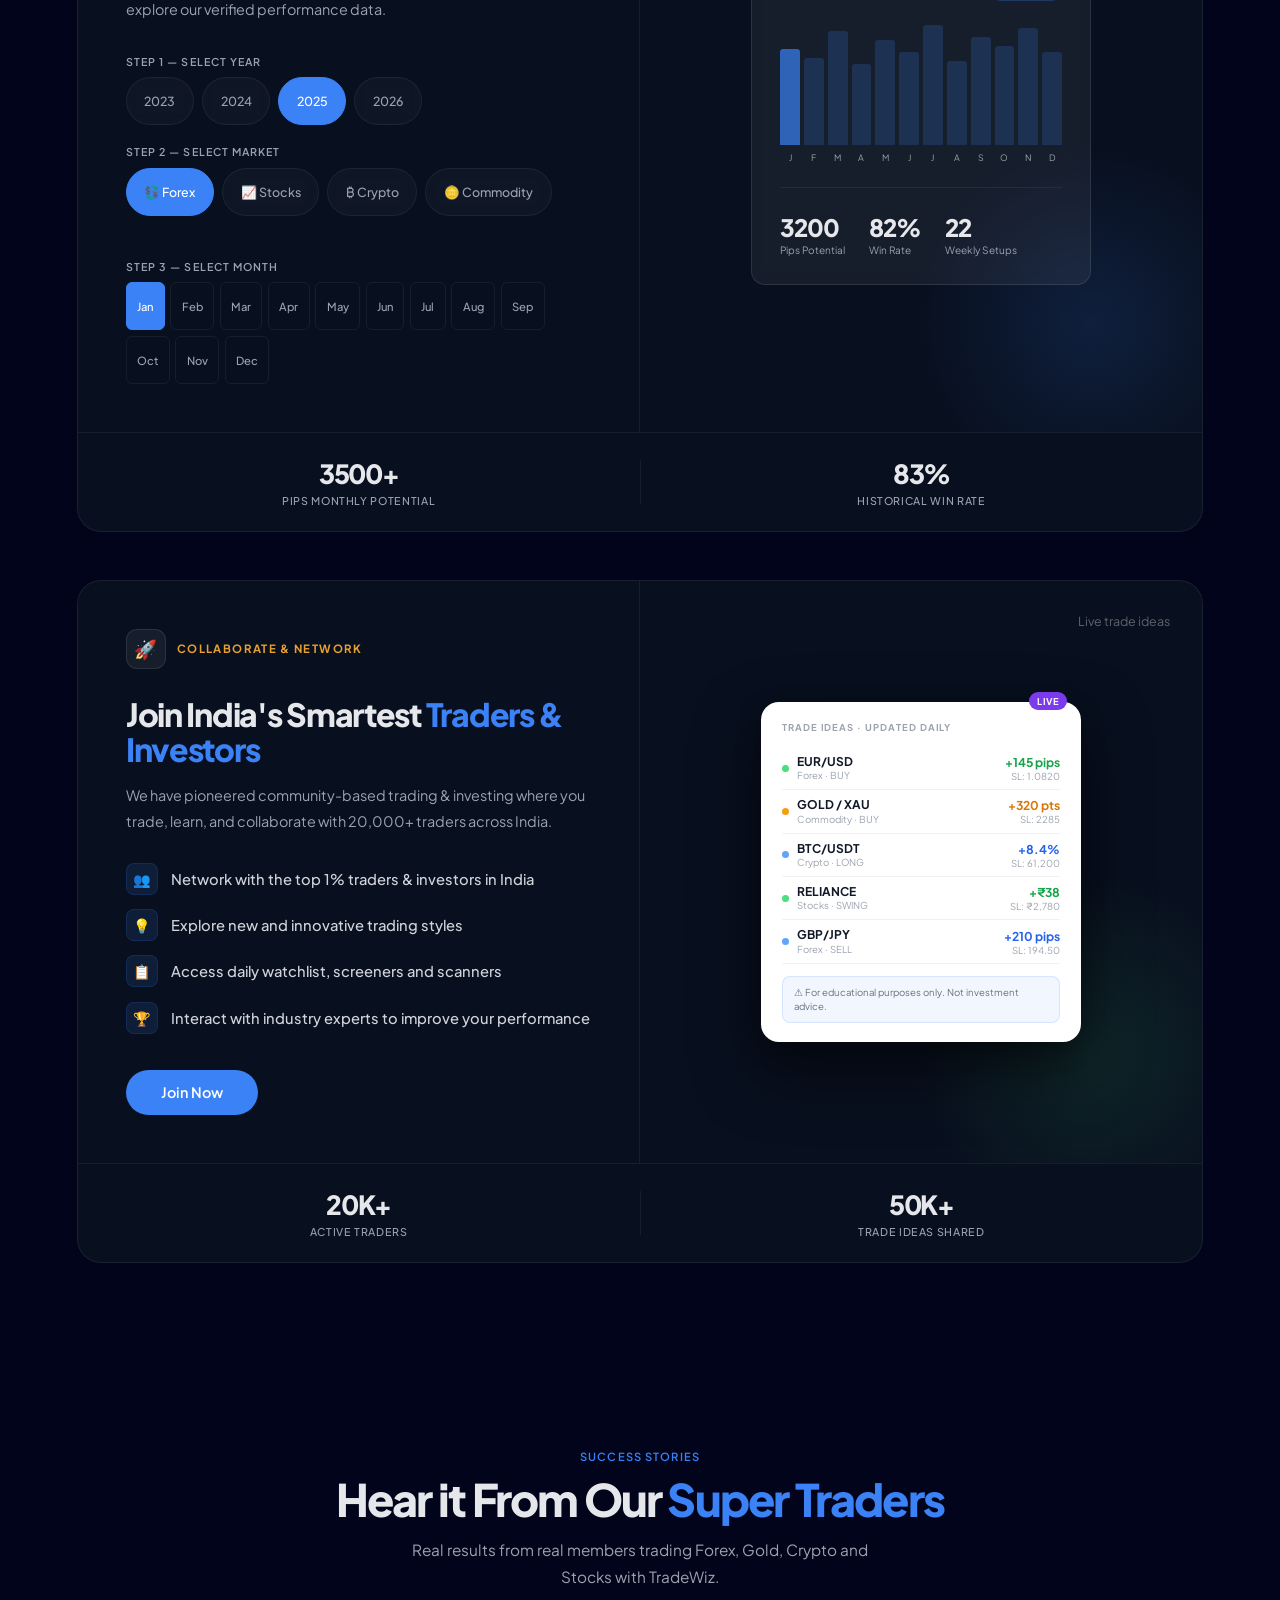
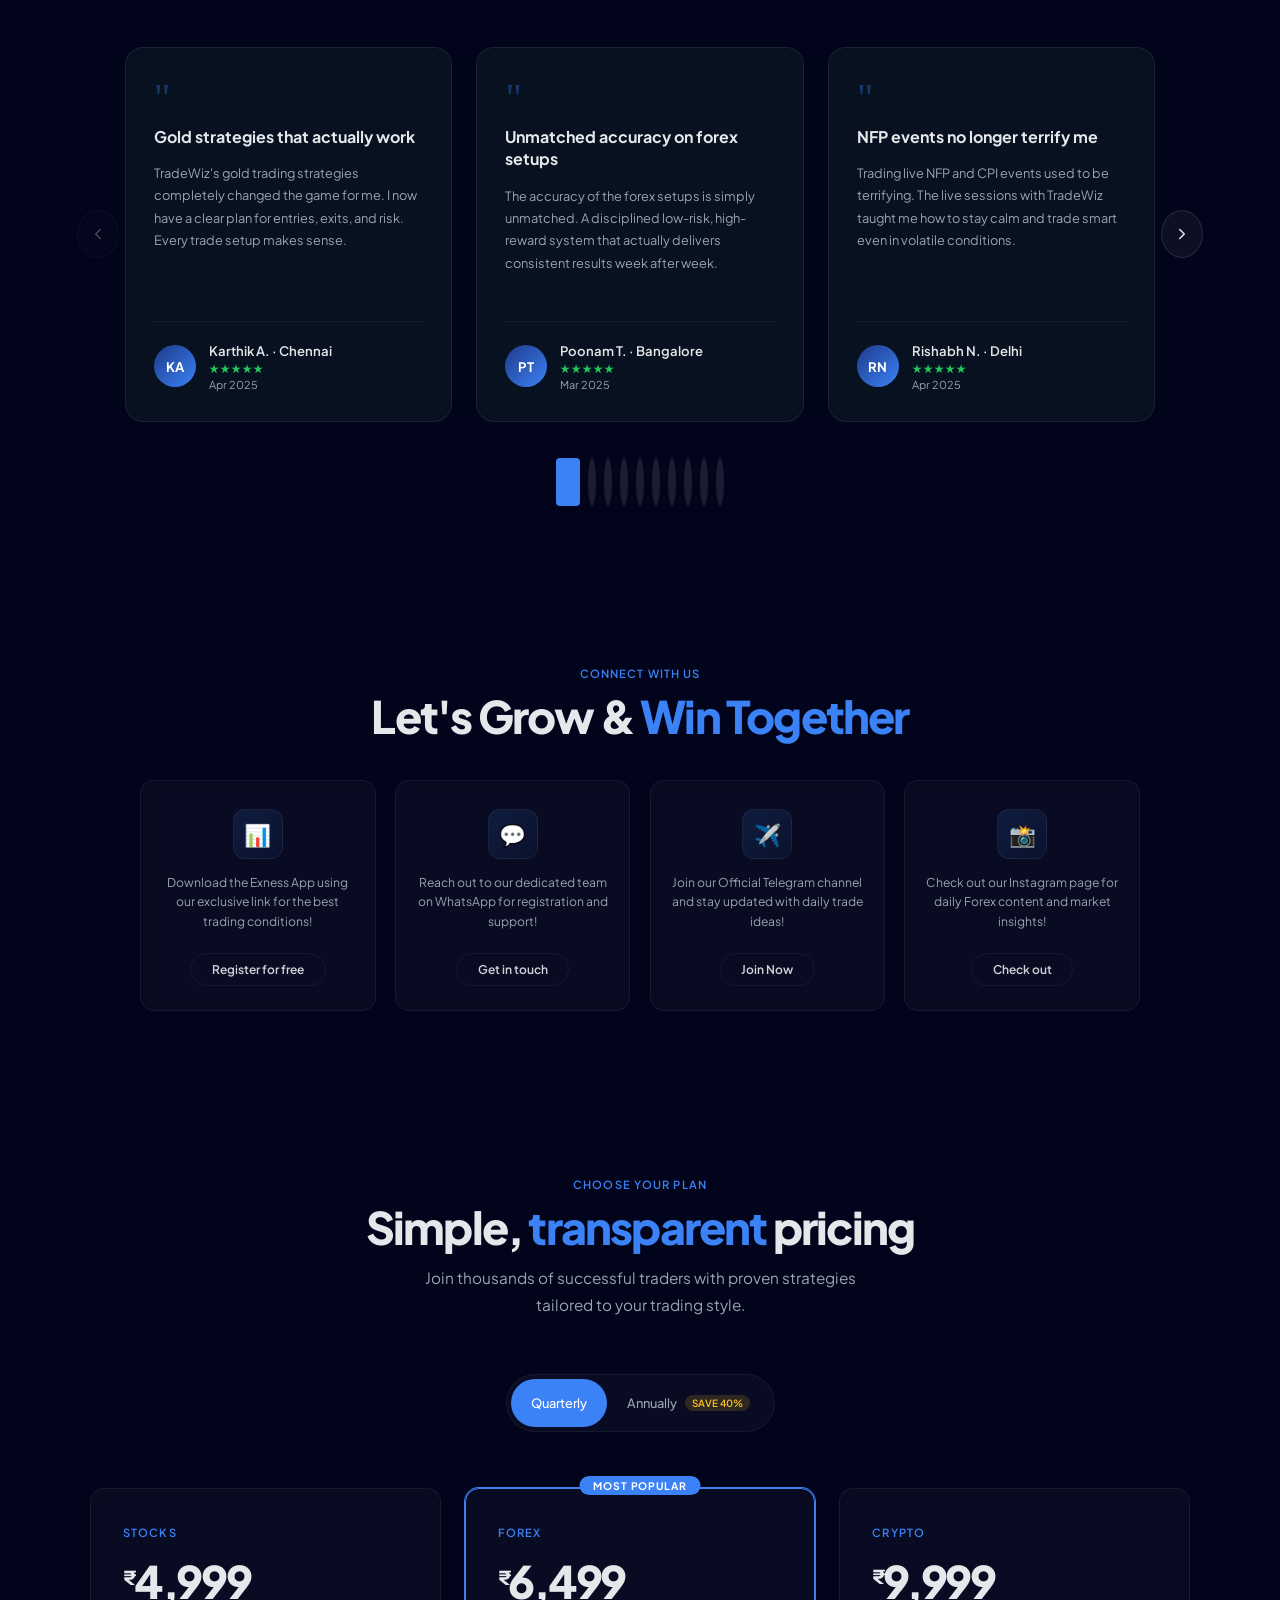
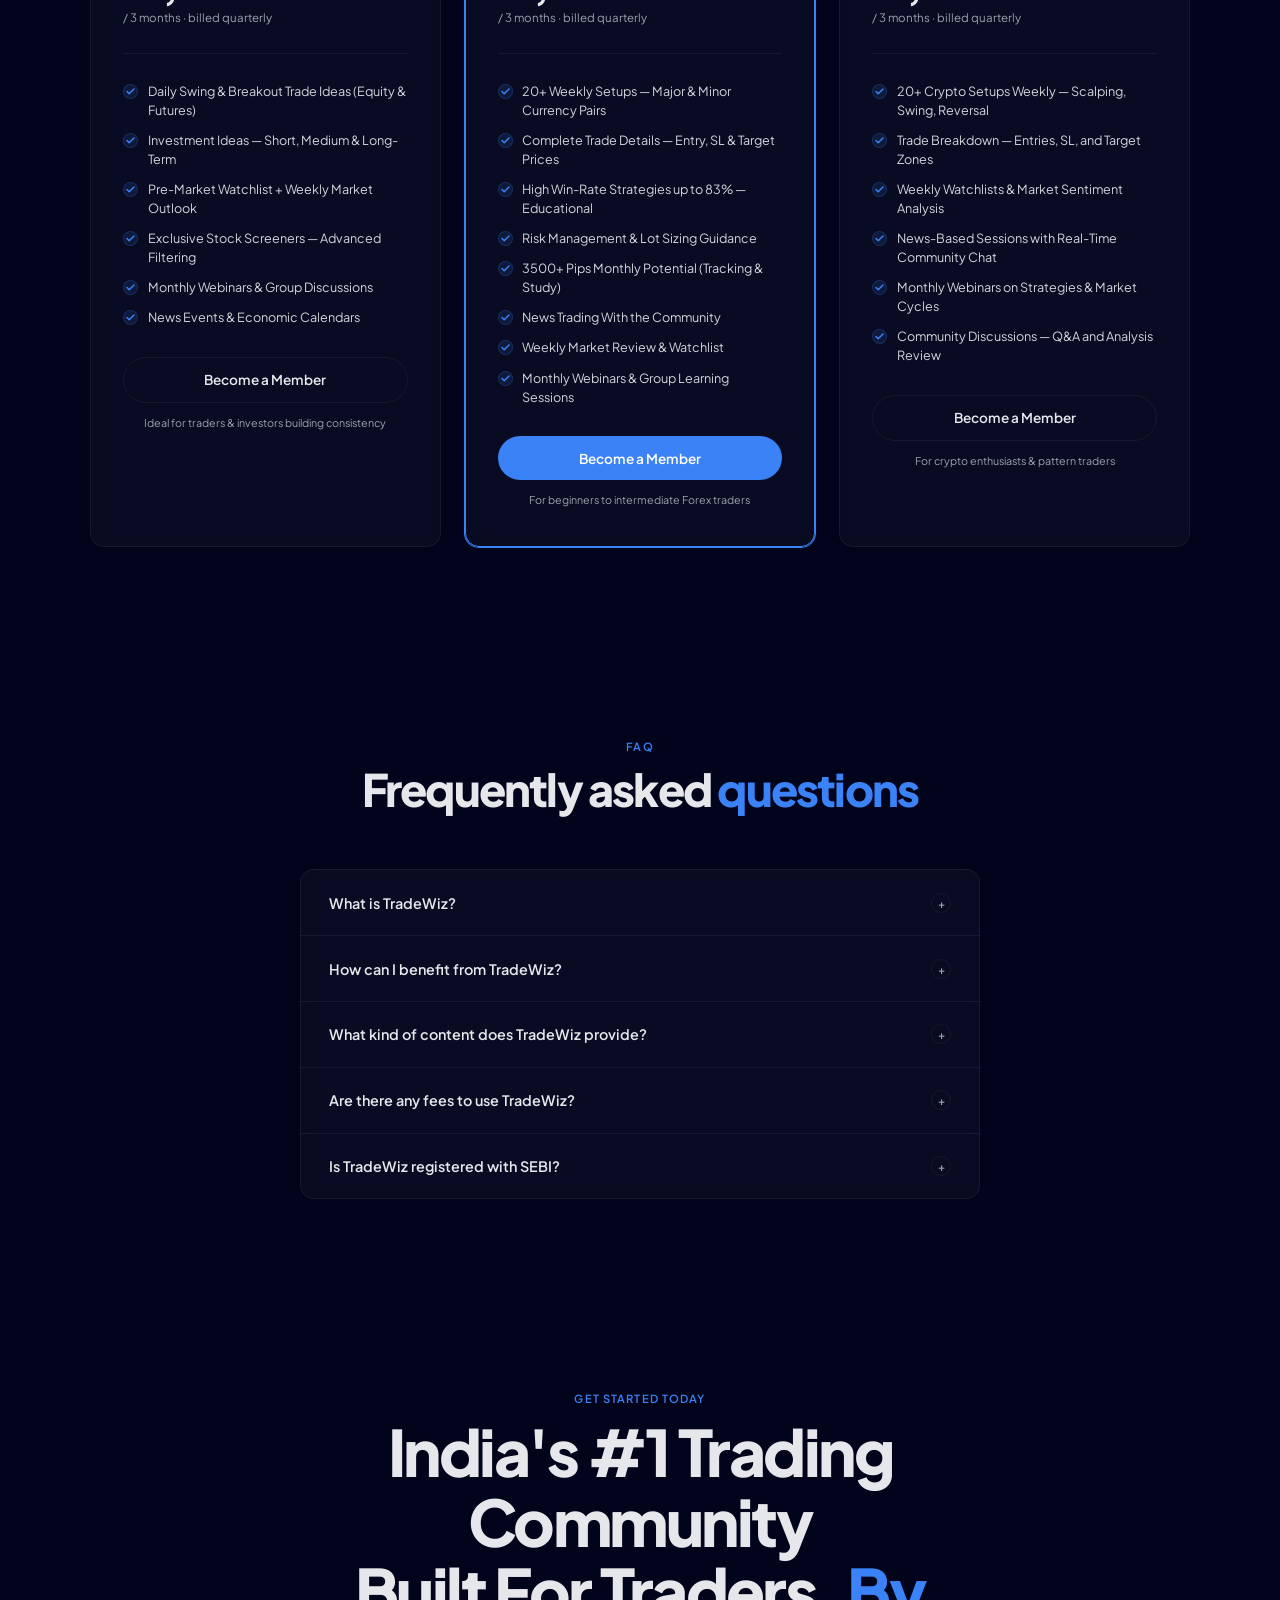
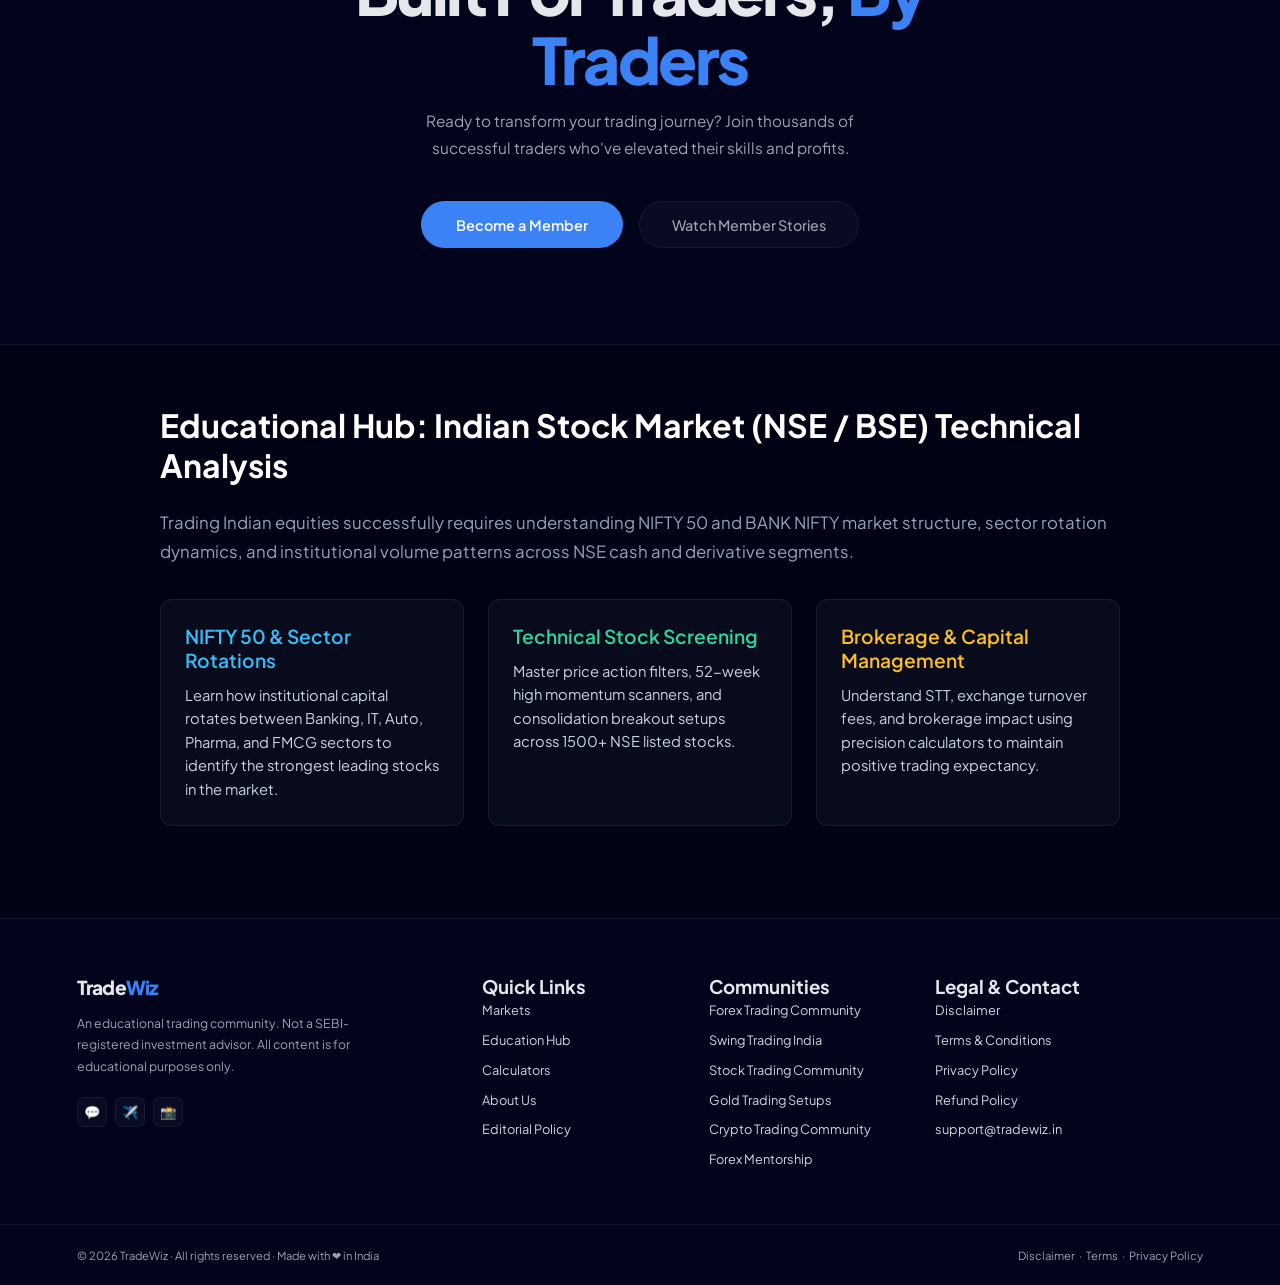
<file: stock-trading-community.html>
<!DOCTYPE html>
<html lang="en">

<head>
  <link rel="preconnect" href="https://fonts.googleapis.com">
  <link rel="preconnect" href="https://fonts.gstatic.com" crossorigin>
  <link rel="alternate" hreflang="en-IN" href="https://www.tradewiz.in/stock-trading-community">
  <link rel="alternate" hreflang="x-default" href="https://www.tradewiz.in/stock-trading-community">
  <meta name="geo.region" content="IN">
  <meta name="geo.placename" content="India">
  <!-- Google tag (gtag.js) -->
  <script async src="https://www.googletagmanager.com/gtag/js?id=G-MNBHR93N0V"></script>
  <script>
    window.dataLayer = window.dataLayer || [];
    function gtag(){dataLayer.push(arguments);}
    gtag('js', new Date());

    gtag('config', 'G-MNBHR93N0V');
  </script>
  <meta charset="UTF-8">
  <link rel="icon" type="image/png" href="/favicon.png">
  <link rel="apple-touch-icon" href="/favicon.png">
  <meta name="viewport" content="width=device-width, initial-scale=1.0">
  <title>TradeWiz | Best Stocks Trading Community in India</title>
  <meta name="description" content="Learn stock trading with India's top stock trading community. Access daily equity watchlists, market analysis, and live mentorship.">
  <meta name="keywords" content="TradeWiz, India trading community, forex trading India, stock trading community, crypto trading India, trade ideas, live trading sessions, trading mentorship, algo trading India">
  <meta name="robots" content="index, follow">
  <link rel="canonical" href="https://www.tradewiz.in/stock-trading-community">

  <!-- Open Graph / Facebook -->
  <meta property="og:type" content="website">
  <meta property="og:site_name" content="TradeWiz">
  <meta property="og:title" content="TradeWiz | Best Stocks Trading Community in India">
  <meta property="og:description" content="Learn stock trading with India's top stock trading community. Access daily equity watchlists, market analysis, and live mentorship.">
  <meta property="og:image" content="https://www.tradewiz.in/og-image.png">
  <meta property="og:image:width" content="1200">
  <meta property="og:image:height" content="630">
  <meta property="og:url" content="https://www.tradewiz.in/stock-trading-community">

  <!-- Twitter -->
  <meta name="twitter:card" content="summary_large_image">
  <meta name="twitter:site" content="@tradewiz_in">
  <meta name="twitter:title" content="TradeWiz | Best Stocks Trading Community in India">
  <meta name="twitter:description" content="Learn stock trading with India's top stock trading community. Access daily equity watchlists, market analysis, and live mentorship.">
  <meta name="twitter:image" content="https://www.tradewiz.in/og-image.png">
  <link rel="preconnect" href="https://fonts.googleapis.com">
  <link href="https://fonts.googleapis.com/css2?family=Plus+Jakarta+Sans:wght@300;400;500;600;700;800&display=swap&display=swap"
    rel="stylesheet">
  <link rel="stylesheet" href="/assets/css/main.min.css">
  
  <!-- WebSite Schema with Sitelinks Searchbox -->
  <script type="application/ld+json">
  {
    "@context": "https://schema.org",
    "@type": "WebSite",
    "name": "TradeWiz",
    "url": "https://www.tradewiz.in",
    "description": "India's #1 trading community. 20,000+ traders learning Stocks, Forex & Crypto.",
    "potentialAction": {
      "@type": "SearchAction",
      "target": {
        "@type": "EntryPoint",
        "urlTemplate": "https://www.tradewiz.in/?q={search_term_string}"
      },
      "query-input": "required name=search_term_string"
    }
  }
  </script>

  <!-- Organization Schema -->
  <script type="application/ld+json">
  {
    "@context": "https://schema.org",
    "@type": "Organization",
    "name": "TradeWiz",
    "url": "https://www.tradewiz.in",
    "logo": "https://www.tradewiz.in/favicon.png",
    "description": "India's #1 educational trading community with 20,000+ active traders across Stocks, Forex, and Crypto markets.",
    "foundingDate": "2022",
    "areaServed": "IN",
    "contactPoint": {
      "@type": "ContactPoint",
      "contactType": "customer support",
      "availableLanguage": ["English", "Hindi"],
      "url": "https://wa.me/917011957726"
    },
    "sameAs": [
      "https://instagram.com/tradewiz_in",
      "https://t.me/tradewiz",
      "https://youtube.com/@tradewiz"
    ]
  }
  </script>

  <!-- FAQ Schema -->
  <script type="application/ld+json">
  {
    "@context": "https://schema.org",
    "@type": "FAQPage",
    "mainEntity": [{
      "@type": "Question",
      "name": "What is TradeWiz?",
      "acceptedAnswer": {
        "@type": "Answer",
        "text": "TradeWiz is India's #1 educational trading community with 20,000+ active traders across Stocks, Forex, and Crypto markets. We are not a SEBI-registered investment advisor — all content is purely educational."
      }
    }, {
      "@type": "Question",
      "name": "How can I benefit from TradeWiz?",
      "acceptedAnswer": {
        "@type": "Answer",
        "text": "You get daily trade ideas, weekly market reviews, monthly webinars, live Q&A sessions, risk management training, and a community of thousands of traders to learn from and collaborate with."
      }
    }, {
      "@type": "Question",
      "name": "What kind of content does TradeWiz provide?",
      "acceptedAnswer": {
        "@type": "Answer",
        "text": "We provide trade ideas with detailed entry/exit levels, video lessons, chart analysis, scanning techniques, curated watchlists, live monthly Q&As, and transparent monthly performance reports."
      }
    }, {
      "@type": "Question",
      "name": "Are there any fees to use TradeWiz?",
      "acceptedAnswer": {
        "@type": "Answer",
        "text": "Yes, TradeWiz is a paid membership. Plans start at ₹4,999/quarter for Stocks, ₹6,499/quarter for Forex, and ₹9,999/quarter for Crypto. Annual plans offer up to 40% savings."
      }
    }, {
      "@type": "Question",
      "name": "Is TradeWiz registered with SEBI?",
      "acceptedAnswer": {
        "@type": "Answer",
        "text": "No. TradeWiz is purely an educational trading community. We do not provide investment advice. All trade ideas are for learning and educational purposes only. Please consult a registered financial advisor before investing."
      }
    }]
  }
  </script>
  <!-- EducationalOrganization & Course Schema -->
  <script type="application/ld+json">
  {
    "@context": "https://schema.org",
    "@type": "EducationalOrganization",
    "name": "TradeWiz",
    "legalName": "TradeWiz LLP",
    "url": "https://www.tradewiz.in",
    "logo": "https://www.tradewiz.in/favicon.png",
    "description": "India's #1 educational trading community for learning Forex, Indian Equities (NSE/BSE), and Crypto trading strategies.",
    "knowsAbout": [
      "Forex Trading",
      "Stock Market Technical Analysis",
      "Swing Trading Strategies",
      "Gold XAUUSD Order Flow",
      "Risk Management & Position Sizing"
    ],
    "hasOfferCatalog": {
      "@type": "OfferCatalog",
      "name": "Trading Educational Programs",
      "itemListElement": [
        {
          "@type": "Course",
          "name": "Forex Trading & Risk Management Masterclass",
          "description": "Learn lot sizing, pip calculation, price action analysis, and currency risk management.",
          "provider": {
            "@type": "EducationalOrganization",
            "name": "TradeWiz"
          }
        },
        {
          "@type": "Course",
          "name": "Indian Stock Market Swing Trading System",
          "description": "Learn equity swing setups, breakout identification, and technical watchlists for NSE/BSE stocks.",
          "provider": {
            "@type": "EducationalOrganization",
            "name": "TradeWiz"
          }
        }
      ]
    }
  }
  </script>
  <!-- LocalBusiness Schema (Staged Placeholder - Replace with Registered LLP Business Address) -->
  <!--
  <script type="application/ld+json">
  {
    "@context": "https://schema.org",
    "@type": "LocalBusiness",
    "name": "TradeWiz LLP",
    "image": "https://www.tradewiz.in/favicon.png",
    "url": "https://www.tradewiz.in",
    "telephone": "+91-7011957726",
    "priceRange": "₹4999 - ₹9999",
    "address": {
      "@type": "PostalAddress",
      "streetAddress": "REGISTERED_LLP_STREET_ADDRESS",
      "addressLocality": "CITY",
      "addressRegion": "STATE",
      "postalCode": "PINCODE",
      "addressCountry": "IN"
    }
  }
  </script>
  -->
  <!-- Topic-Specific FAQ Schema -->
  <script type="application/ld+json">
  {
    "@context": "https://schema.org",
    "@type": "FAQPage",
    "mainEntity": [{
      "@type": "Question",
      "name": "What stock trading tools does TradeWiz provide?",
      "acceptedAnswer": {
        "@type": "Answer",
        "text": "Members get pre-market watchlists, stock screening filters, technical breakdown videos, live market voice commentary, and brokerage/tax calculators."
      }
    }, {
      "@type": "Question",
      "name": "Why is TradeWiz the best stocks trading community in India?",
      "acceptedAnswer": {
        "@type": "Answer",
        "text": "TradeWiz offers daily NSE/BSE equity watchlists, pre-market technical breakdowns, and comprehensive risk management training for Indian stock traders."
      }
    }]
  }
  </script>
  <!-- BreadcrumbList Schema -->
  <script type="application/ld+json">
  {
    "@context": "https://schema.org",
    "@type": "BreadcrumbList",
    "itemListElement": [{
      "@type": "ListItem",
      "position": 1,
      "name": "Home",
      "item": "https://www.tradewiz.in/"
    },{
      "@type": "ListItem",
      "position": 2,
      "name": "Stock Trading Community",
      "item": "https://www.tradewiz.in/stock-trading-community"
    }]
  }
  </script>
</head>

<body>

  <!-- TICKER -->
  <div class="ticker">
    <span class="ticker-inner">⚠ TradeWiz is an educational community — not a SEBI-registered investment advisor. All
      content is for educational purposes only. Trading involves substantial risk of loss. Past performance does not
      guarantee future results. &nbsp;&nbsp;&nbsp;&nbsp; ⚠ TradeWiz is an educational community — not a SEBI-registered
      investment advisor. All content is for educational purposes only. &nbsp;&nbsp;&nbsp;&nbsp;</span>
  </div>

  <!-- NAV -->
  <nav id="mainNav">
    <a href="/" class="nav-logo">Trade<span>Wiz</span></a>
    <ul class="nav-links">
      <li><a href="#we-trade">Markets</a></li>
      <li><a href="/education">Education Hub</a></li>
      <li><a href="/calculator">Calculators</a></li>
      <li><a href="/about">About Us</a></li>
      <li><a href="/editorial-policy">Editorial Policy</a></li>
      <li><a href="#pricing" class="nav-cta">Become a Member</a></li>
    </ul>
    <button class="nav-hamburger" id="hamburger" aria-label="Menu">
      <span></span><span></span><span></span>
    </button>
  </nav>

  <!-- MOBILE OVERLAY NAV -->
  <div class="mobile-nav" id="mobileNav">
    <a href="#we-trade">Markets</a>
    <a href="/education">Education Hub</a>
    <a href="/calculator">Calculators</a>
    <a href="/about">About Us</a>
    <a href="/editorial-policy">Editorial Policy</a>
    <a href="#pricing" class="m-cta">Become a Member</a>
  </div>

  <!-- HERO -->
  <section id="hero">
    <div class="hero-grid"></div>
    <div class="hero-radial hr1"></div>
    <div class="hero-radial hr2"></div>
    <div class="hero-particles" id="heroParticles"></div>
    <div class="hero-chip"><span class="chip-dot"></span>India's #1 Trading Community</div>
    <h1 class="hero-title">Join India's Best <span class="blue">Stocks Trading</span><br>Community</h1>
    <p class="hero-sub">Transform your trading journey with India's most powerful community — proven strategies, live
      mentorship, real results across Forex, Stocks &amp; Crypto.</p>
    <div class="hero-btns">
      <a href="#pricing" class="btn-p">Become a Member <svg width="14" height="14" viewBox="0 0 14 14" fill="none">
          <path d="M2 7h10M7 2l5 5-5 5" stroke="currentColor" stroke-width="1.8" stroke-linecap="round"
            stroke-linejoin="round" />
        </svg></a>
    </div>
    <div class="hero-scroll-hint">
      <span>Scroll to explore</span>
      <div class="hero-scroll-mouse">
        <div class="hero-scroll-dot"></div>
      </div>
    </div>
  </section>

  <!-- WE TRADE -->
  <section id="we-trade">
    <div class="wt-header rv">
      <h2 class="wt-title">We <span class="blue">Trade</span></h2>
      <p class="wt-sub">Covering all major global markets — structured setups, risk management, and live community
        support.</p>
    </div>
    <div class="wt-outer" id="wtOuter">
      <div class="wt-track" id="wtTrack">

        <!-- ── Forex ── -->
        <div class="wt-slide rv" id="wts0">
          <div class="wt-card wt-card-forex">
            <div class="wt-pill"><svg width="15" height="15" viewBox="0 0 15 15" fill="none">
                <path d="M2 4.5h9M9 2.5l2 2-2 2M13 10.5H4M6 8.5l-2 2 2 2" stroke="currentColor" stroke-width="1.5"
                  stroke-linecap="round" stroke-linejoin="round" />
              </svg> Forex</div>
            <div class="wt-widget wt-wa" style="left:11%;top:50%;transform:translateY(-50%);width:195px;">
              <div style="display:flex;align-items:center;justify-content:space-between;margin-bottom:0.55rem;">
                <div class="wt-wlabel" style="margin:0;">EUR/USD · SETUP</div>
                <div class="wt-wbadge buy">BUY</div>
              </div>
              <div style="font-size:1.35rem;font-weight:800;color:#fff;letter-spacing:-0.04em;margin-bottom:0.65rem;">
                1.0887</div>
              <div class="wt-wgrid">
                <div>
                  <div class="wt-wk">Entry</div>
                  <div class="wt-wv" style="color:#fff;">1.0885</div>
                </div>
                <div>
                  <div class="wt-wk">Stop Loss</div>
                  <div class="wt-wv" style="color:#F87171;">1.0840</div>
                </div>
                <div>
                  <div class="wt-wk">Target</div>
                  <div class="wt-wv" style="color:#4ADE80;">1.0960</div>
                </div>
                <div>
                  <div class="wt-wk">Potential</div>
                  <div class="wt-wv" style="color:#4ADE80;">+75 pips</div>
                </div>
              </div>
            </div>
            <div class="wt-widget wt-wb" style="right:9%;top:20%;min-width:130px;">
              <div class="wt-wlabel">This Month</div>
              <div class="wt-wval" style="color:#4ADE80;">+2,847</div>
              <div class="wt-wsub">pips captured</div>
            </div>
            <div class="wt-widget wt-wc" style="right:11%;bottom:17%;min-width:125px;">
              <div class="wt-wlabel">Win Rate</div>
              <div style="display:flex;align-items:baseline;gap:0.3rem;">
                <div class="wt-wval">83%</div><span style="font-size:0.6rem;color:#4ADE80;">↑</span>
              </div>
              <div class="wt-wsub">historical accuracy</div>
            </div>
          </div>
          <div class="wt-slide-info">
            <div class="wt-slide-tag">#Forex</div>
            <h3><a href="/forex-trading-community" style="color:inherit;text-decoration:none;">Major &amp; Minor Currency Pairs</a></h3>
            <p>Structured entry, SL and TP levels across 20+ pairs — institutional-grade analysis, every trading day. <a href="/forex-trading-community" style="color:#3B82F6;font-weight:600;">Join Forex Community →</a>
            </p>
          </div>
        </div>

        <!-- ── Commodity ── -->
        <div class="wt-slide rv d1" id="wts1">
          <div class="wt-card wt-card-commodity">
            <div class="wt-pill"><svg width="15" height="15" viewBox="0 0 15 15" fill="none">
                <rect x="2" y="5" width="11" height="7" rx="1.5" stroke="currentColor" stroke-width="1.5" />
                <path d="M5 5V4a1 1 0 011-1h3a1 1 0 011 1v1M5.5 8.5h4" stroke="currentColor" stroke-width="1.5"
                  stroke-linecap="round" />
              </svg> Commodity</div>
            <div class="wt-widget wt-wa" style="left:11%;top:50%;transform:translateY(-50%);width:195px;">
              <div style="display:flex;align-items:center;justify-content:space-between;margin-bottom:0.55rem;">
                <div class="wt-wlabel" style="margin:0;">GOLD / XAU · SETUP</div>
                <div class="wt-wbadge buy">BUY</div>
              </div>
              <div style="font-size:1.35rem;font-weight:800;color:#fff;letter-spacing:-0.04em;margin-bottom:0.65rem;">
                $2,318</div>
              <div class="wt-wgrid">
                <div>
                  <div class="wt-wk">Entry</div>
                  <div class="wt-wv" style="color:#fff;">2315</div>
                </div>
                <div>
                  <div class="wt-wk">Stop Loss</div>
                  <div class="wt-wv" style="color:#F87171;">2295</div>
                </div>
                <div>
                  <div class="wt-wk">Target</div>
                  <div class="wt-wv" style="color:#4ADE80;">2355</div>
                </div>
                <div>
                  <div class="wt-wk">Potential</div>
                  <div class="wt-wv" style="color:#4ADE80;">+320 pts</div>
                </div>
              </div>
            </div>
            <div class="wt-widget wt-wb" style="right:9%;top:20%;min-width:130px;">
              <div class="wt-wlabel">Silver / XAG</div>
              <div class="wt-wval">$27.40</div>
              <div style="font-size:0.62rem;font-weight:600;color:#4ADE80;margin-top:0.25rem;">+1.8% today</div>
            </div>
            <div class="wt-widget wt-wc" style="right:11%;bottom:17%;min-width:125px;">
              <div class="wt-wlabel">This Month</div>
              <div class="wt-wval" style="color:#F59E0B;">+1,240</div>
              <div class="wt-wsub">points across setups</div>
            </div>
          </div>
          <div class="wt-slide-info">
            <div class="wt-slide-tag">#Commodity</div>
            <h3><a href="/gold-trading-setups" style="color:inherit;text-decoration:none;">Gold, Silver &amp; Crude Oil</a></h3>
            <p>Institutional-grade setups on precious metals and crude oil — 15+ structured ideas every week. <a href="/gold-trading-setups" style="color:#3B82F6;font-weight:600;">View Gold Setups →</a></p>
          </div>
        </div>

        <!-- ── Crypto ── -->
        <div class="wt-slide rv d2" id="wts2">
          <div class="wt-card wt-card-crypto">
            <div class="wt-pill"><svg width="15" height="15" viewBox="0 0 15 15" fill="none">
                <path d="M5.5 2.5h4a2 2 0 010 4H5.5m0-4v4m0 0H10a2 2 0 010 4H5.5m0-4v4m-1-8v9" stroke="currentColor"
                  stroke-width="1.5" stroke-linecap="round" stroke-linejoin="round" />
              </svg> Crypto</div>
            <div class="wt-widget wt-wa" style="left:11%;top:50%;transform:translateY(-50%);width:195px;">
              <div style="display:flex;align-items:center;justify-content:space-between;margin-bottom:0.55rem;">
                <div class="wt-wlabel" style="margin:0;">BTC/USDT · LONG</div>
                <div class="wt-wbadge buy">LONG</div>
              </div>
              <div style="font-size:1.35rem;font-weight:800;color:#fff;letter-spacing:-0.04em;margin-bottom:0.65rem;">
                $62,400</div>
              <div class="wt-wgrid">
                <div>
                  <div class="wt-wk">Entry</div>
                  <div class="wt-wv" style="color:#fff;">62,200</div>
                </div>
                <div>
                  <div class="wt-wk">Stop Loss</div>
                  <div class="wt-wv" style="color:#F87171;">60,800</div>
                </div>
                <div>
                  <div class="wt-wk">Target</div>
                  <div class="wt-wv" style="color:#4ADE80;">67,000</div>
                </div>
                <div>
                  <div class="wt-wk">Potential</div>
                  <div class="wt-wv" style="color:#4ADE80;">+8.4%</div>
                </div>
              </div>
            </div>
            <div class="wt-widget wt-wb" style="right:9%;top:20%;min-width:130px;">
              <div class="wt-wlabel">ETH/USDT</div>
              <div class="wt-wval">$3,280</div>
              <div style="font-size:0.62rem;font-weight:600;color:#4ADE80;margin-top:0.25rem;">+4.1% today</div>
            </div>
            <div class="wt-widget wt-wc" style="right:11%;bottom:17%;min-width:130px;">
              <div class="wt-wlabel">Market Sentiment</div>
              <div style="display:flex;align-items:center;gap:0.4rem;margin-top:0.15rem;">
                <div
                  style="width:7px;height:7px;border-radius:50%;background:#4ADE80;animation:blink 1.5s infinite;flex-shrink:0;">
                </div>
                <div style="font-size:0.82rem;font-weight:700;color:#4ADE80;">BULLISH</div>
              </div>
              <div class="wt-wsub" style="margin-top:0.3rem;">Weekly watchlist active</div>
            </div>
          </div>
          <div class="wt-slide-info">
            <div class="wt-slide-tag">#Crypto</div>
            <h3>Bitcoin, Ethereum &amp; Altcoins</h3>
            <p>BTC, ETH &amp; altcoin setups with weekly watchlists, market cycles, and on-chain sentiment analysis.</p>
          </div>
        </div>

        <!-- ── Stocks ── -->
        <div class="wt-slide rv d3" id="wts3">
          <div class="wt-card wt-card-stocks">
            <div class="wt-pill"><svg width="15" height="15" viewBox="0 0 15 15" fill="none">
                <rect x="2" y="7" width="2.5" height="5.5" rx="0.5" stroke="currentColor" stroke-width="1.5" />
                <rect x="6.25" y="4.5" width="2.5" height="8" rx="0.5" stroke="currentColor" stroke-width="1.5" />
                <rect x="10.5" y="2" width="2.5" height="10.5" rx="0.5" stroke="currentColor" stroke-width="1.5" />
              </svg> Stocks</div>
            <div class="wt-widget wt-wa" style="left:11%;top:50%;transform:translateY(-50%);width:195px;">
              <div style="display:flex;align-items:center;justify-content:space-between;margin-bottom:0.55rem;">
                <div class="wt-wlabel" style="margin:0;">NIFTY 50 · SWING</div>
                <div class="wt-wbadge buy">BUY</div>
              </div>
              <div style="font-size:1.35rem;font-weight:800;color:#fff;letter-spacing:-0.04em;margin-bottom:0.65rem;">
                22,420</div>
              <div class="wt-wgrid">
                <div>
                  <div class="wt-wk">Entry</div>
                  <div class="wt-wv" style="color:#fff;">22,380</div>
                </div>
                <div>
                  <div class="wt-wk">Stop Loss</div>
                  <div class="wt-wv" style="color:#F87171;">22,100</div>
                </div>
                <div>
                  <div class="wt-wk">Target</div>
                  <div class="wt-wv" style="color:#4ADE80;">23,100</div>
                </div>
                <div>
                  <div class="wt-wk">Potential</div>
                  <div class="wt-wv" style="color:#4ADE80;">+680 pts</div>
                </div>
              </div>
            </div>
            <div class="wt-widget wt-wb" style="right:9%;top:20%;min-width:130px;">
              <div class="wt-wlabel">RELIANCE NSE</div>
              <div class="wt-wval">₹2,845</div>
              <div style="font-size:0.62rem;font-weight:600;color:#4ADE80;margin-top:0.25rem;">+2.3% today</div>
            </div>
            <div class="wt-widget wt-wc" style="right:11%;bottom:17%;min-width:125px;">
              <div class="wt-wlabel">Daily Ideas</div>
              <div class="wt-wval">8+</div>
              <div class="wt-wsub">swing setups per day</div>
            </div>
          </div>
          <div class="wt-slide-info">
            <div class="wt-slide-tag">#Stocks</div>
            <h3><a href="/stock-trading-community" style="color:inherit;text-decoration:none;">Indian &amp; Global Equities</a></h3>
            <p>Swing, breakout, and positional trade ideas across Indian &amp; global equities — every trading day. <a href="/stock-trading-community" style="color:#3B82F6;font-weight:600;">Join Stock Community →</a></p>
          </div>
        </div>

      </div><!-- /wt-track -->
    </div><!-- /wt-outer -->
    <div class="wt-dots">
      <button aria-label="Interactive action button" class="wt-dot active" data-slide="0"></button>
      <button aria-label="Go to slide 2" class="wt-dot"></button>
      <button aria-label="Go to slide 3" class="wt-dot"></button>
      <button aria-label="Go to slide 4" class="wt-dot"></button>
    </div>
  </section>

  <!-- STATS -->
  <section id="stats">
    <span class="stats-eyebrow">Track Record</span>
    <p class="stats-heading">We Take Pride in Our Numbers</p>
    <div class="stats-grid">
      <div class="sitem rv"><span class="snum" data-count="20000" data-k>0</span><span class="slbl">Active
          Traders</span></div>
      <div class="sitem rv d1"><span class="snum" data-count="50000" data-k>0</span><span class="slbl">Trade Ideas
          Shared</span></div>
      <div class="sitem rv d2"><span class="snum" data-count="200" data-suffix="hr+">0</span><span class="slbl">Live
          Sessions</span></div>
      <div class="sitem rv d3"><span class="snum" data-count="4.9" data-suffix="★" data-dec>0</span><span
          class="slbl">User Rating</span></div>
    </div>
  </section>

  <!-- CATCH INSTITUTIONAL -->
  <section id="catch-inst">
    <div class="rv" style="position:relative;z-index:1;text-align:center;max-width:800px;margin:0 auto;">
      <span class="stag">Why TradeWiz</span>
      <h2
        style="font-size:clamp(2.5rem,6vw,5rem);font-weight:900;letter-spacing:-0.05em;line-height:1.0;margin-bottom:1.25rem;">
        Catch Institutional<br><span class="blue">Moves Everyday</span></h2>
      <p
        style="color:var(--muted);font-size:clamp(0.95rem,1.8vw,1.1rem);max-width:540px;margin:0 auto 2.5rem;line-height:1.78;">
        Experience the power of order flow trading with world class trading &amp; investing ecosystem designed to beat
        the market.</p>
      <a href="#pricing" class="btn-p" style="display:inline-flex;">Get Started Today</a>
    </div>
  </section>

  <!-- SPOTLIGHT — Liquide-style feature cards -->
  <section id="spotlight">
    <div class="sheader c rv" style="margin-bottom:3rem;">
      <span class="stag">Everything You Need</span>
      <h2 class="stitle">Tools &amp; insights built for<br><span class="blue">serious traders</span></h2>
    </div>

    <!-- Card 1: Trade Ideas -->
    <div class="liq-card rv">
      <div class="liq-card-body">
        <div class="liq-card-left">
          <div class="liq-label">
            <div class="liq-label-icon">📈</div>
            <span class="liq-label-text">Trade Ideas</span>
          </div>
          <h2 class="liq-h">20+ Setups Every Week,<br><span class="blue">Rain or Shine</span></h2>
          <p class="liq-p">Get complete trade setups with entry, stop-loss and target levels across Forex, Stocks,
            Crypto &amp; Commodity — backed by institutional analysis every single day.</p>
        </div>
        <div class="liq-card-right glow-green">
          <span class="liq-right-label">Updated daily with live signals</span>
          <div class="mock-float">
            <div class="mock-white" style="position:relative;">
              <div class="mock-new-badge">New</div>
              <div class="mock-hd">Live Trade Ideas</div>
              <div class="mock-trade-row">
                <div class="mock-t-left">
                  <div class="mock-dot" style="background:#4ADE80"></div>
                  <div>
                    <div class="mock-t-pair">EUR/USD</div>
                    <div class="mock-t-type">Forex · BUY</div>
                  </div>
                </div>
                <div class="mock-t-pips" style="color:#16A34A">+145 pips</div>
              </div>
              <div class="mock-trade-row">
                <div class="mock-t-left">
                  <div class="mock-dot" style="background:#F59E0B"></div>
                  <div>
                    <div class="mock-t-pair">GOLD / XAU</div>
                    <div class="mock-t-type">Commodity · BUY</div>
                  </div>
                </div>
                <div class="mock-t-pips" style="color:#D97706">+320 pts</div>
              </div>
              <div class="mock-trade-row">
                <div class="mock-t-left">
                  <div class="mock-dot" style="background:#60A5FA"></div>
                  <div>
                    <div class="mock-t-pair">BTC/USDT</div>
                    <div class="mock-t-type">Crypto · LONG</div>
                  </div>
                </div>
                <div class="mock-t-pips" style="color:#2563EB">+8.4%</div>
              </div>
              <div class="mock-trade-row">
                <div class="mock-t-left">
                  <div class="mock-dot" style="background:#4ADE80"></div>
                  <div>
                    <div class="mock-t-pair">RELIANCE</div>
                    <div class="mock-t-type">Stocks · SWING</div>
                  </div>
                </div>
                <div class="mock-t-pips" style="color:#16A34A">+₹38</div>
              </div>
            </div>
          </div>
        </div>
      </div>
      <div class="liq-stats">
        <div class="liq-stat"><span class="liq-stat-n">50K+</span><span class="liq-stat-l">Trade Ideas Shared</span>
        </div>
        <div class="liq-divider"></div>
        <div class="liq-stat"><span class="liq-stat-n">20K+</span><span class="liq-stat-l">Active Traders</span></div>
      </div>
    </div>

    <!-- Card 2: Performance -->
    <div class="liq-card rv d1">
      <div class="liq-card-body">
        <div class="liq-card-left">
          <div class="liq-label">
            <div class="liq-label-icon">📊</div>
            <span class="liq-label-text">Performance</span>
          </div>
          <h2 class="liq-h">3500+ Pips Potential<br>Every <span class="blue">Single Month</span></h2>
          <p class="liq-p">Track real, transparent monthly performance data across all markets. No filter, no spin —
            consistent, well-researched setups with results you can verify yourself.</p>
        </div>
        <div class="liq-card-right glow-blue">
          <span class="liq-right-label">Real monthly performance</span>
          <div class="mock-float mock-float-alt" style="position:relative;">
            <div class="mock-white">
              <div class="mock-hd">Monthly Performance — Forex</div>
              <div class="mock-bars" id="spotBars"></div>
              <div class="mock-b-lbls">
                <span class="mock-b-lbl">J</span><span class="mock-b-lbl">F</span><span class="mock-b-lbl">M</span><span
                  class="mock-b-lbl">A</span><span class="mock-b-lbl">M</span><span class="mock-b-lbl">J</span><span
                  class="mock-b-lbl">J</span><span class="mock-b-lbl">A</span><span class="mock-b-lbl">S</span><span
                  class="mock-b-lbl">O</span><span class="mock-b-lbl">N</span><span class="mock-b-lbl">D</span>
              </div>
              <div class="mock-stats-row">
                <div><span class="mock-s-n">3500</span><span class="mock-s-l">Pips/Month</span></div>
                <div><span class="mock-s-n">83%</span><span class="mock-s-l">Win Rate</span></div>
              </div>
            </div>
            <div class="mock-pill mock-pill-green">▲ 3500 Pips</div>
            <div class="mock-pill mock-pill-blue">83% Win Rate</div>
          </div>
        </div>
      </div>
      <div class="liq-stats">
        <div class="liq-stat"><span class="liq-stat-n">3500+</span><span class="liq-stat-l">Pips Monthly
            Potential</span></div>
        <div class="liq-divider"></div>
        <div class="liq-stat"><span class="liq-stat-n">83%</span><span class="liq-stat-l">Historical Win Rate</span>
        </div>
      </div>
    </div>

    <!-- Card 3: Community -->
    <div class="liq-card rv d2">
      <div class="liq-card-body">
        <div class="liq-card-left">
          <div class="liq-label">
            <div class="liq-label-icon">👥</div>
            <span class="liq-label-text">Community</span>
          </div>
          <h2 class="liq-h">Trade Live With<br><span class="blue">20,000+ Traders</span></h2>
          <p class="liq-p">Experience community-based trading with live voice streams, real-time channels, daily
            watchlists &amp; direct access to India's most active trading community.</p>
        </div>
        <div class="liq-card-right glow-purple">
          <span class="liq-right-label">Active community channels</span>
          <div class="mock-float">
            <div class="mock-white">
              <div class="mock-hd">Community Channels</div>
              <div class="mock-ch-row">
                <div class="mock-ch-tag"># forex-trade-ideas</div>
                <div class="mock-ch-content">🟢 <strong>EUR/USD BUY</strong> @ 1.0885 · Target 1.0960</div>
              </div>
              <div class="mock-ch-row">
                <div class="mock-ch-tag"># gold-setups</div>
                <div class="mock-ch-content">🟡 <strong>GOLD BUY</strong> @ 2318 · Target 2355</div>
              </div>
              <div class="mock-ch-row">
                <div class="mock-ch-tag"># crypto-watchlist</div>
                <div class="mock-ch-content">🔵 <strong>BTC LONG</strong> @ 62,400 · Target 67,000</div>
              </div>
              <div class="mock-ch-row">
                <div class="mock-ch-tag"># swing-trades</div>
                <div class="mock-ch-content">🟢 <strong>RELIANCE</strong> @ ₹2,810 · Target ₹2,920</div>
              </div>
            </div>
          </div>
        </div>
      </div>
      <div class="liq-stats">
        <div class="liq-stat"><span class="liq-stat-n">20K+</span><span class="liq-stat-l">Active Members</span></div>
        <div class="liq-divider"></div>
        <div class="liq-stat"><span class="liq-stat-n">200hr+</span><span class="liq-stat-l">Webinars &amp;
            Sessions</span></div>
      </div>
    </div>

    <!-- Card 4: Education -->
    <div class="liq-card rv d3">
      <div class="liq-card-body">
        <div class="liq-card-left">
          <div class="liq-label">
            <div class="liq-label-icon">🎬</div>
            <span class="liq-label-text">Education</span>
          </div>
          <h2 class="liq-h">Research Powered by<br><span class="blue">Institutional Expertise</span></h2>
          <p class="liq-p">Step-by-step video lessons, live monthly Q&As, and chart analysis walkthroughs with India's
            most experienced traders — available on demand.</p>
        </div>
        <div class="liq-card-right glow-amber">
          <span class="liq-right-label">Precise buy/sell recommendations</span>
          <div class="mock-float">
            <div class="mock-white">
              <div class="mock-webinar-card">
                <div class="mock-live">
                  <div class="mock-live-dot"></div>LIVE SESSION
                </div>
                <div class="mock-webinar-t">NFP Trading Masterclass<br>with Institutional Flow</div>
                <div class="mock-webinar-s">Advanced Forex · Expert Level</div>
                <div class="mock-progress-bar">
                  <div class="mock-progress-fill"></div>
                </div>
              </div>
              <div class="mock-session-stats">
                <div style="font-size:0.65rem;color:#6B7280;font-weight:500;">👁 1,240 watching</div>
                <div style="font-size:0.65rem;color:#F59E0B;font-weight:700;">⭐ 4.9</div>
              </div>
              <div class="mock-hd" style="margin-top:0.75rem;">Upcoming Sessions</div>
              <div style="font-size:0.67rem;color:#374151;padding:0.3rem 0;border-bottom:1px solid rgba(0,0,0,0.05);">📅
                Market Open Analysis · Mon 9AM</div>
              <div style="font-size:0.67rem;color:#374151;padding:0.3rem 0;">📅 CPI Event Trading · Wed 6PM</div>
            </div>
          </div>
        </div>
      </div>
      <div class="liq-stats">
        <div class="liq-stat"><span class="liq-stat-n">4.9★</span><span class="liq-stat-l">User Rating</span></div>
        <div class="liq-divider"></div>
        <div class="liq-stat"><span class="liq-stat-n">200+</span><span class="liq-stat-l">Educational Sessions</span>
        </div>
      </div>
    </div>
  </section>

  <!-- FEATURES -->
  <section id="features">
    <div class="sheader c rv"><span class="stag">Trade Like The Institutions</span>
      <h2 class="stitle">Get ready to level up your <span class="blue">trading game</span></h2>
      <p class="ssub">From strategy to mindset — a complete professional system built for serious traders.</p>
    </div>
    <div class="feat-grid">
      <div class="fcard rv">
        <div class="fi" style="background:#EF4444;"><svg width="24" height="24" viewBox="0 0 24 24" fill="none"
            stroke="currentColor" stroke-width="2" stroke-linecap="round" stroke-linejoin="round">
            <path d="M3 14l4-5 3 3 4-6 3 4" />
            <path d="M17 6v4M17 6h-4" />
          </svg></div>
        <h3>Proven Trading Strategies</h3>
        <p>Access to the same strategies I use to generate asymmetric returns with low risk</p>
      </div>
      <div class="fcard rv d1">
        <div class="fi" style="background:#3B82F6;"><svg width="24" height="24" viewBox="0 0 24 24" fill="none"
            stroke="currentColor" stroke-width="2" stroke-linecap="round">
            <circle cx="12" cy="12" r="4" />
            <path
              d="M12 2v2M12 20v2M2 12h2M20 12h2M4.93 4.93l1.41 1.41M17.66 17.66l1.41 1.41M4.93 19.07l1.41-1.41M17.66 6.34l1.41-1.41" />
          </svg></div>
        <h3>Fast-Moving Identification</h3>
        <p>Learn to spot explosive stocks and perfect entry timing</p>
      </div>
      <div class="fcard rv d2">
        <div class="fi" style="background:#A855F7;"><svg width="24" height="24" viewBox="0 0 24 24" fill="none"
            stroke="currentColor" stroke-width="2" stroke-linecap="round" stroke-linejoin="round">
            <rect x="2" y="6" width="20" height="12" rx="2" />
            <path d="M10 10l5 2-5 2z" />
          </svg></div>
        <h3>Video Lessons</h3>
        <p>Step-by-step breakdowns of real trades and execution</p>
      </div>
      <div class="fcard rv">
        <div class="fi" style="background:#F97316;"><svg width="24" height="24" viewBox="0 0 24 24" fill="none"
            stroke="currentColor" stroke-width="2" stroke-linecap="round" stroke-linejoin="round">
            <path
              d="M9 5H7a2 2 0 00-2 2v12a2 2 0 002 2h10a2 2 0 002-2V7a2 2 0 00-2-2h-2M9 5a2 2 0 002 2h2a2 2 0 002-2M9 5a2 2 0 012-2h2a2 2 0 012 2m-3 7h3m-3 4h3m-6-4h.01M9 16h.01" />
          </svg></div>
        <h3>Exclusive Watchlist</h3>
        <p>Get curated updates to stay ahead of the market</p>
      </div>
      <div class="fcard rv d1">
        <div class="fi" style="background:#06B6D4;"><svg width="24" height="24" viewBox="0 0 24 24" fill="none"
            stroke="currentColor" stroke-width="2" stroke-linecap="round" stroke-linejoin="round">
            <circle cx="11" cy="11" r="8" />
            <path d="M21 21l-4.35-4.35" />
          </svg></div>
        <h3>Scanning Techniques</h3>
        <p>Build your personalized watchlist with expert filters</p>
      </div>
      <div class="fcard rv d2">
        <div class="fi" style="background:#EAB308;"><svg width="24" height="24" viewBox="0 0 24 24" fill="none"
            stroke="currentColor" stroke-width="2" stroke-linecap="round" stroke-linejoin="round">
            <path d="M13 2L3 14h9l-1 8 10-12h-9l1-8z" />
          </svg></div>
        <h3><a href="/swing-trading-india" style="color:inherit;text-decoration:none;">Swing Trading</a></h3>
        <p>Master short-term profits while keeping your day job. <a href="/swing-trading-india" style="color:#3B82F6;font-weight:600;">Learn More →</a></p>
      </div>
      <div class="fcard rv">
        <div class="fi" style="background:#22C55E;"><svg width="24" height="24" viewBox="0 0 24 24" fill="none"
            stroke="currentColor" stroke-width="2" stroke-linecap="round" stroke-linejoin="round">
            <path
              d="M21 11.5a8.38 8.38 0 01-.9 3.8 8.5 8.5 0 01-7.6 4.7 8.38 8.38 0 01-3.8-.9L3 21l1.9-5.7a8.38 8.38 0 01-.9-3.8 8.5 8.5 0 014.7-7.6 8.38 8.38 0 013.8-.9h.5a8.48 8.48 0 018 8v.5z" />
          </svg></div>
        <h3>Live Monthly Q&As</h3>
        <p>Get your questions answered in interactive sessions</p>
      </div>
      <div class="fcard rv d1">
        <div class="fi" style="background:#6366F1;"><svg width="24" height="24" viewBox="0 0 24 24" fill="none"
            stroke="currentColor" stroke-width="2" stroke-linecap="round" stroke-linejoin="round">
            <path d="M18 20V10M12 20V4M6 20v-6" />
          </svg></div>
        <h3>Technical Analysis</h3>
        <p>Learn to spot key setups and read charts effectively</p>
      </div>
      <div class="fcard rv d2">
        <div class="fi" style="background:#EC4899;"><svg width="24" height="24" viewBox="0 0 24 24" fill="none"
            stroke="currentColor" stroke-width="2" stroke-linecap="round" stroke-linejoin="round">
            <path
              d="M12 2a5 5 0 0 0-5 5c0 1.5 1 2.5 1 4 0 .5-.5 1-1 1s-1-.5-1-1c0-1.5-1-2.5-1-4a7 7 0 1 1 14 0c0 1.5-1 2.5-1 4 0 .5-.5 1-1 1s-1-.5-1-1c0-1.5 1-2.5 1-4a5 5 0 0 0-5-5Z" />
          </svg></div>
        <h3>Mindset &amp; Discipline</h3>
        <p>Build psychological resilience for long-term success</p>
      </div>
    </div>
  </section>

  <!-- SUPERCHARGE -->
  <section id="supercharge">
    <div class="banner-card rv">
      <div class="banner-card-inner">
        <span class="stag">Become A Super Trader</span>
        <h2
          style="font-size:clamp(2.6rem,6vw,5rem);font-weight:900;letter-spacing:-0.05em;line-height:1.0;margin:0.75rem 0 1.25rem;">
          <span class="blue">Supercharge</span><br>Your Trading
        </h2>
        <p
          style="color:var(--muted);font-size:clamp(0.92rem,1.6vw,1.05rem);max-width:560px;margin:0 auto 2.5rem;line-height:1.8;">
          Experience the world of professional institutional trading at your fingertips, powered by a world-class
          ecosystem of technology, research and education.</p>
        <div style="display:flex;gap:1rem;justify-content:center;flex-wrap:wrap;">
          <a href="#pricing" class="btn-p">Become a Member</a>
          <a href="#features" class="btn-g">Explore Features</a>
        </div>
      </div>
    </div>
  </section>

  <!-- POWER CLUB -->
  <section id="power-club">
    <div class="liq-card rv">
      <div class="liq-card-body">
        <div class="liq-card-left">
          <div class="liq-label">
            <div class="liq-label-icon">🏛️</div>
            <span class="liq-label-text">Why Join TradeWiz</span>
          </div>
          <h2 class="liq-h">India's Most Powerful <span class="blue">Trading &amp; Investing Club</span></h2>
          <p class="liq-p" style="margin-bottom:1.75rem;">Connect, collaborate, and grow with 10,000+ traders and
            investors — all under one roof.</p>
          <ul class="club-check" style="margin-bottom:2rem;">
            <li>
              <div class="cc-icon"><svg width="10" height="8" viewBox="0 0 10 8" fill="none">
                  <path d="M1 4L3.5 6.5L9 1" stroke="#3B82F6" stroke-width="1.5" stroke-linecap="round"
                    stroke-linejoin="round" />
                </svg></div>
              <p>Interact &amp; network with <strong>10,000+ traders &amp; investors</strong> across the country.</p>
            </li>
            <li>
              <div class="cc-icon"><svg width="10" height="8" viewBox="0 0 10 8" fill="none">
                  <path d="M1 4L3.5 6.5L9 1" stroke="#3B82F6" stroke-width="1.5" stroke-linecap="round"
                    stroke-linejoin="round" />
                </svg></div>
              <p>Experience the power of <strong>community based trading</strong>, unlocking new secrets of the markets.
              </p>
            </li>
            <li>
              <div class="cc-icon"><svg width="10" height="8" viewBox="0 0 10 8" fill="none">
                  <path d="M1 4L3.5 6.5L9 1" stroke="#3B82F6" stroke-width="1.5" stroke-linecap="round"
                    stroke-linejoin="round" />
                </svg></div>
              <p>Learn from <strong>India's top traders and investors</strong> with years of market experience.</p>
            </li>
            <li>
              <div class="cc-icon"><svg width="10" height="8" viewBox="0 0 10 8" fill="none">
                  <path d="M1 4L3.5 6.5L9 1" stroke="#3B82F6" stroke-width="1.5" stroke-linecap="round"
                    stroke-linejoin="round" />
                </svg></div>
              <p>Get access to our exclusive <strong>voice and video chat stream</strong> where we trade LIVE everyday.
              </p>
            </li>
            <li>
              <div class="cc-icon"><svg width="10" height="8" viewBox="0 0 10 8" fill="none">
                  <path d="M1 4L3.5 6.5L9 1" stroke="#3B82F6" stroke-width="1.5" stroke-linecap="round"
                    stroke-linejoin="round" />
                </svg></div>
              <p>Attend <strong>meetups, conferences and workshops</strong> happening across India.</p>
            </li>
          </ul>
          <a href="#pricing" class="btn-p" style="align-self:flex-start;">Join Now</a>
        </div>
        <div class="liq-card-right glow-purple">
          <span class="liq-right-label">Live community channels</span>
          <div class="mock-float" style="width:100%;max-width:320px;">
            <div class="mock-white">
              <div class="mock-hd">Community Channels</div>
              <div class="mock-ch-row">
                <div class="mock-ch-tag"># forex-trade-ideas</div>
                <div class="mock-ch-content">🟢 <strong style="color:#111827;">EUR/USD BUY</strong> @ 1.0885 · Target
                  1.0960 · SL 1.0840</div>
              </div>
              <div class="mock-ch-row">
                <div class="mock-ch-tag"># gold-setups</div>
                <div class="mock-ch-content">🟡 <strong style="color:#111827;">GOLD BUY</strong> @ 2318 · Target 2355 ·
                  SL 2295</div>
              </div>
              <div class="mock-ch-row">
                <div class="mock-ch-tag"># crypto-watchlist</div>
                <div class="mock-ch-content">🔵 <strong style="color:#111827;">BTC LONG</strong> @ 62,400 · Target
                  67,000 · SL 60,800</div>
              </div>
              <div class="mock-ch-row">
                <div class="mock-ch-tag"># swing-trades</div>
                <div class="mock-ch-content">🟢 <strong style="color:#111827;">RELIANCE SWING</strong> @ ₹2,810 · Target
                  ₹2,920 · SL ₹2,760</div>
              </div>
              <div
                style="margin-top:0.75rem;padding:0.55rem 0.75rem;background:rgba(59,130,246,0.07);border:1px solid rgba(59,130,246,0.15);border-radius:8px;font-size:0.62rem;color:#6B7280;line-height:1.55;">
                ⚠ For educational discussion only. Not investment advice.</div>
            </div>
          </div>
        </div>
      </div>
      <div class="liq-stats">
        <div class="liq-stat"><span class="liq-stat-n">10K+</span><span class="liq-stat-l">Traders &amp;
            Investors</span></div>
        <div class="liq-divider"></div>
        <div class="liq-stat"><span class="liq-stat-n">200hr+</span><span class="liq-stat-l">Live Sessions</span></div>
      </div>
    </div>
  </section>

  <!-- PERFORMANCE -->
  <section id="performance">
    <div class="liq-card rv">
      <div class="liq-card-body">
        <div class="liq-card-left">
          <div class="liq-label">
            <div class="liq-label-icon">📊</div>
            <span class="liq-label-text">Transparent Results</span>
          </div>
          <h2 class="liq-h">Monthly <span class="blue">Performance</span> Reports</h2>
          <p class="liq-p" style="margin-bottom:2rem;">Real results, no filters. Select your market and month to explore
            our verified performance data.</p>
          <p class="sel-label">Step 1 — Select Year</p>
          <div class="mkt-sel" style="margin-bottom:1.25rem;">
            <button class="ybtn mbtn" data-y="2023">2023</button>
            <button class="ybtn mbtn" data-y="2024">2024</button>
            <button class="ybtn mbtn active" data-y="2025">2025</button>
            <button class="ybtn mbtn" data-y="2026">2026</button>
          </div>
          <p class="sel-label">Step 2 — Select Market</p>
          <div class="mkt-sel">
            <button class="mkbtn mbtn active" data-m="forex">💱 Forex</button>
            <button class="mkbtn mbtn" data-m="stocks">📈 Stocks</button>
            <button class="mkbtn mbtn" data-m="crypto">₿ Crypto</button>
            <button class="mkbtn mbtn" data-m="commodity">🪙 Commodity</button>
          </div>
          <p class="sel-label" style="margin-top:1.25rem;">Step 3 — Select Month</p>
          <div class="mon-sel">
            <button class="mobtn active" data-i="0">Jan</button><button class="mobtn" data-i="1">Feb</button><button
              class="mobtn" data-i="2">Mar</button><button class="mobtn" data-i="3">Apr</button><button class="mobtn"
              data-i="4">May</button><button class="mobtn" data-i="5">Jun</button><button class="mobtn"
              data-i="6">Jul</button><button class="mobtn" data-i="7">Aug</button><button class="mobtn"
              data-i="8">Sep</button><button class="mobtn" data-i="9">Oct</button><button class="mobtn"
              data-i="10">Nov</button><button class="mobtn" data-i="11">Dec</button>
          </div>
        </div>
        <div class="liq-card-right glow-blue">
          <span class="liq-right-label">Real monthly performance</span>
          <div class="mock-float-alt" style="position:relative;z-index:2;width:100%;max-width:340px;">
            <div class="perf-card">
              <div class="pc-top"><span class="pc-title" id="perfT">JAN 2025 — FOREX</span><span class="pc-badge"
                  id="perfB">3500 Pips</span></div>
              <div class="ch-wrap2" id="chWrap"></div>
              <div class="ch-lbls" id="chLbls"></div>
              <div class="pc-stats" id="pcStats"></div>
            </div>
          </div>
        </div>
      </div>
      <div class="liq-stats">
        <div class="liq-stat"><span class="liq-stat-n">3500+</span><span class="liq-stat-l">Pips Monthly
            Potential</span></div>
        <div class="liq-divider"></div>
        <div class="liq-stat"><span class="liq-stat-n">83%</span><span class="liq-stat-l">Historical Win Rate</span>
        </div>
      </div>
    </div>
  </section>

  <!-- SUPER TRADER -->
  <section id="super-trader">
    <div class="liq-card rv">
      <div class="liq-card-body">
        <div class="liq-card-left">
          <div class="liq-label">
            <div class="liq-label-icon">🚀</div>
            <span class="liq-label-text">Collaborate &amp; Network</span>
          </div>
          <h2 class="liq-h">Join India's Smartest <span class="blue">Traders &amp; Investors</span></h2>
          <p class="st-p" style="margin-bottom:1.75rem;">We have pioneered community-based trading &amp; investing where
            you trade, learn, and collaborate with 20,000+ traders across India.</p>
          <ul class="st-ul" style="margin-bottom:2.25rem;">
            <li><span class="st-ico">👥</span>Network with the top 1% traders &amp; investors in India</li>
            <li><span class="st-ico">💡</span>Explore new and innovative trading styles</li>
            <li><span class="st-ico">📋</span>Access daily watchlist, screeners and scanners</li>
            <li><span class="st-ico">🏆</span>Interact with industry experts to improve your performance</li>
          </ul>
          <a href="#pricing" class="btn-p" style="align-self:flex-start;">Join Now</a>
        </div>
        <div class="liq-card-right glow-green">
          <span class="liq-right-label">Live trade ideas</span>
          <div class="mock-float" style="width:100%;max-width:320px;">
            <div class="mock-white" style="position:relative;">
              <div class="mock-new-badge">LIVE</div>
              <div class="mock-hd">Trade Ideas · Updated Daily</div>
              <div class="mock-trade-row">
                <div class="mock-t-left">
                  <div class="mock-dot" style="background:#4ADE80"></div>
                  <div>
                    <div class="mock-t-pair">EUR/USD</div>
                    <div class="mock-t-type">Forex · BUY</div>
                  </div>
                </div>
                <div style="text-align:right">
                  <div class="mock-t-pips" style="color:#16A34A;font-size:0.76rem;font-weight:700;">+145 pips</div>
                  <div style="font-size:0.6rem;color:#9CA3AF;">SL: 1.0820</div>
                </div>
              </div>
              <div class="mock-trade-row">
                <div class="mock-t-left">
                  <div class="mock-dot" style="background:#F59E0B"></div>
                  <div>
                    <div class="mock-t-pair">GOLD / XAU</div>
                    <div class="mock-t-type">Commodity · BUY</div>
                  </div>
                </div>
                <div style="text-align:right">
                  <div class="mock-t-pips" style="color:#D97706;font-size:0.76rem;font-weight:700;">+320 pts</div>
                  <div style="font-size:0.6rem;color:#9CA3AF;">SL: 2285</div>
                </div>
              </div>
              <div class="mock-trade-row">
                <div class="mock-t-left">
                  <div class="mock-dot" style="background:#60A5FA"></div>
                  <div>
                    <div class="mock-t-pair">BTC/USDT</div>
                    <div class="mock-t-type">Crypto · LONG</div>
                  </div>
                </div>
                <div style="text-align:right">
                  <div class="mock-t-pips" style="color:#2563EB;font-size:0.76rem;font-weight:700;">+8.4%</div>
                  <div style="font-size:0.6rem;color:#9CA3AF;">SL: 61,200</div>
                </div>
              </div>
              <div class="mock-trade-row">
                <div class="mock-t-left">
                  <div class="mock-dot" style="background:#4ADE80"></div>
                  <div>
                    <div class="mock-t-pair">RELIANCE</div>
                    <div class="mock-t-type">Stocks · SWING</div>
                  </div>
                </div>
                <div style="text-align:right">
                  <div class="mock-t-pips" style="color:#16A34A;font-size:0.76rem;font-weight:700;">+₹38</div>
                  <div style="font-size:0.6rem;color:#9CA3AF;">SL: ₹2,780</div>
                </div>
              </div>
              <div class="mock-trade-row">
                <div class="mock-t-left">
                  <div class="mock-dot" style="background:#60A5FA"></div>
                  <div>
                    <div class="mock-t-pair">GBP/JPY</div>
                    <div class="mock-t-type">Forex · SELL</div>
                  </div>
                </div>
                <div style="text-align:right">
                  <div class="mock-t-pips" style="color:#2563EB;font-size:0.76rem;font-weight:700;">+210 pips</div>
                  <div style="font-size:0.6rem;color:#9CA3AF;">SL: 194.50</div>
                </div>
              </div>
              <div
                style="margin-top:0.75rem;padding:0.5rem 0.7rem;background:rgba(59,130,246,0.07);border:1px solid rgba(59,130,246,0.15);border-radius:8px;font-size:0.6rem;color:#6B7280;line-height:1.5;">
                ⚠ For educational purposes only. Not investment advice.</div>
            </div>
          </div>
        </div>
      </div>
      <div class="liq-stats">
        <div class="liq-stat"><span class="liq-stat-n">20K+</span><span class="liq-stat-l">Active Traders</span></div>
        <div class="liq-divider"></div>
        <div class="liq-stat"><span class="liq-stat-n">50K+</span><span class="liq-stat-l">Trade Ideas Shared</span>
        </div>
      </div>
    </div>
  </section>

  <!-- TESTIMONIALS -->
  <section id="testimonials">
    <div class="sheader c rv"><span class="stag">Success Stories</span>
      <h2 class="stitle">Hear it From Our <span class="blue">Super Traders</span></h2>
      <p class="ssub">Real results from real members trading Forex, Gold, Crypto and Stocks with TradeWiz.</p>
    </div>
    <div class="tm-slider-outer">
      <button class="tm-arrow prev" id="tmPrev" aria-label="Previous">
        <svg viewBox="0 0 24 24" fill="none" stroke="currentColor" stroke-width="2" stroke-linecap="round"
          stroke-linejoin="round">
          <polyline points="15 18 9 12 15 6" />
        </svg>
      </button>
      <div class="tm-viewport">
        <div class="tm-track2" id="tmTrack"></div>
      </div>
      <button class="tm-arrow next" id="tmNext" aria-label="Next">
        <svg viewBox="0 0 24 24" fill="none" stroke="currentColor" stroke-width="2" stroke-linecap="round"
          stroke-linejoin="round">
          <polyline points="9 18 15 12 9 6" />
        </svg>
      </button>
    </div>
    <div class="tm-dots2" id="tmDots"></div>
  </section>

  <!-- SOCIAL STRIP -->
  <section id="social-strip">
    <div class="sheader c rv" style="margin-bottom:2.5rem;"><span class="stag">Connect With Us</span>
      <h2 class="stitle">Let's Grow &amp; <span class="blue">Win Together</span></h2>
    </div>
    <div class="sc-grid">
      <div class="sccard rv">
        <div class="sc-ico">📊</div>
        <p>Download the Exness App using our exclusive link for the best trading conditions!</p><a
          href="https://wa.me/917011957726">Register for free</a>
      </div>
      <div class="sccard rv d1">
        <div class="sc-ico">💬</div>
        <p>Reach out to our dedicated team on WhatsApp for registration and support!</p><a
          href="https://wa.me/917011957726">Get in touch</a>
      </div>
      <div class="sccard rv d2">
        <div class="sc-ico">✈️</div>
        <p>Join our Official Telegram channel and stay updated with daily trade ideas!</p><a
          href="https://wa.me/917011957726">Join Now</a>
      </div>
      <div class="sccard rv d3">
        <div class="sc-ico">📸</div>
        <p>Check out our Instagram page for daily Forex content and market insights!</p><a
          href="https://wa.me/917011957726">Check out</a>
      </div>
    </div>
  </section>

  <!-- PRICING -->
  <section id="pricing">
    <div class="sheader c rv"><span class="stag">Choose Your Plan</span>
      <h2 class="stitle">Simple, <span class="blue">transparent</span> pricing</h2>
      <p class="ssub">Join thousands of successful traders with proven strategies tailored to your trading style.</p>
    </div>
    <div class="ptog-wrap">
      <button class="ptog-btn active" id="tQ">Quarterly</button>
      <button class="ptog-btn" id="tA">Annually <span class="sp">SAVE 40%</span></button>
    </div>
    <div class="price-grid">
      <div class="pc rv">
        <div class="pc-name">Stocks</div>
        <div class="pc-price"><sup>₹</sup><span class="pn" data-q="4999" data-a="2999">4,999</span></div>
        <div class="pc-per"><span class="pp">/ 3 months · billed quarterly</span></div>
        <div class="pc-div"></div>
        <ul class="pc-feats">
          <li>Daily Swing &amp; Breakout Trade Ideas (Equity &amp; Futures)</li>
          <li>Investment Ideas — Short, Medium &amp; Long-Term</li>
          <li>Pre-Market Watchlist + Weekly Market Outlook</li>
          <li>Exclusive Stock Screeners — Advanced Filtering</li>
          <li>Monthly Webinars &amp; Group Discussions</li>
          <li>News Events &amp; Economic Calendars</li>
        </ul>
        <a href="https://superprofile.bio/vig/68fcb21716e1e20013453d97" class="pc-cta ghost">Become a Member</a>
        <p class="pc-note">Ideal for traders &amp; investors building consistency</p>
      </div>
      <div class="pc pop rv d1">
        <div class="pop-lbl">Most Popular</div>
        <div class="pc-name">Forex</div>
        <div class="pc-price"><sup>₹</sup><span class="pn" data-q="6499" data-a="3899">6,499</span></div>
        <div class="pc-per"><span class="pp">/ 3 months · billed quarterly</span></div>
        <div class="pc-div"></div>
        <ul class="pc-feats">
          <li>20+ Weekly Setups — Major &amp; Minor Currency Pairs</li>
          <li>Complete Trade Details — Entry, SL &amp; Target Prices</li>
          <li>High Win-Rate Strategies up to 83% — Educational</li>
          <li>Risk Management &amp; Lot Sizing Guidance</li>
          <li>3500+ Pips Monthly Potential (Tracking &amp; Study)</li>
          <li>News Trading With the Community</li>
          <li>Weekly Market Review &amp; Watchlist</li>
          <li>Monthly Webinars &amp; Group Learning Sessions</li>
        </ul>
        <a href="https://superprofile.bio/vig/68fbbaf6d3b21800139d923b" class="pc-cta solid">Become a Member</a>
        <p class="pc-note">For beginners to intermediate Forex traders</p>
      </div>
      <div class="pc rv d2">
        <div class="pc-name">Crypto</div>
        <div class="pc-price"><sup>₹</sup><span class="pn" data-q="9999" data-a="5999">9,999</span></div>
        <div class="pc-per"><span class="pp">/ 3 months · billed quarterly</span></div>
        <div class="pc-div"></div>
        <ul class="pc-feats">
          <li>20+ Crypto Setups Weekly — Scalping, Swing, Reversal</li>
          <li>Trade Breakdown — Entries, SL, and Target Zones</li>
          <li>Weekly Watchlists &amp; Market Sentiment Analysis</li>
          <li>News-Based Sessions with Real-Time Community Chat</li>
          <li>Monthly Webinars on Strategies &amp; Market Cycles</li>
          <li>Community Discussions — Q&amp;A and Analysis Review</li>
        </ul>
        <a href="https://superprofile.bio/vig/68fcb06ad3b2180013ad5fc0" class="pc-cta ghost">Become a Member</a>
        <p class="pc-note">For crypto enthusiasts &amp; pattern traders</p>
      </div>
    </div>
  </section>

  <!-- FAQ -->
  <section id="faq">
    <div class="sheader c rv"><span class="stag">FAQ</span>
      <h2 class="stitle">Frequently asked <span class="blue">questions</span></h2>
    </div>
    <div class="fq-wrap">
      <div class="fq-item"><button class="fq-q">What is TradeWiz?<span class="fq-ico">+</span></button>
        <div class="fq-a">TradeWiz is India's #1 educational trading community with 20,000+ active traders across
          Stocks, Forex, and Crypto markets. We are not a SEBI-registered investment advisor — all content is purely
          educational.</div>
      </div>
      <div class="fq-item"><button class="fq-q">How can I benefit from TradeWiz?<span class="fq-ico">+</span></button>
        <div class="fq-a">You get daily trade ideas, weekly market reviews, monthly webinars, live Q&amp;A sessions,
          risk management training, and a community of thousands of traders to learn from and collaborate with.</div>
      </div>
      <div class="fq-item"><button class="fq-q">What kind of content does TradeWiz provide?<span
            class="fq-ico">+</span></button>
        <div class="fq-a">We provide trade ideas with detailed entry/exit levels, video lessons, chart analysis,
          scanning techniques, curated watchlists, live monthly Q&amp;As, and transparent monthly performance reports.
        </div>
      </div>
      <div class="fq-item"><button class="fq-q">Are there any fees to use TradeWiz?<span
            class="fq-ico">+</span></button>
        <div class="fq-a">Yes, TradeWiz is a paid membership. Plans start at ₹4,999/quarter for Stocks, ₹6,499/quarter
          for Forex, and ₹9,999/quarter for Crypto. Annual plans offer up to 40% savings.</div>
      </div>
      <div class="fq-item"><button class="fq-q">Is TradeWiz registered with SEBI?<span class="fq-ico">+</span></button>
        <div class="fq-a">No. TradeWiz is purely an educational trading community. We do not provide investment advice.
          All trade ideas are for learning and educational purposes only. Please consult a registered financial advisor
          before investing.</div>
      </div>
    </div>
  </section>

  <!-- FOOTER CTA -->
  <section id="fcta">
    <div class="fci rv">
      <span class="stag" style="display:block">Get Started Today</span>
      <h2 class="stitle" style="max-width:100%;font-size:clamp(2rem,5vw,4rem);">India's #1 Trading Community<br>Built
        For Traders, <span class="blue">By Traders</span></h2>
      <p class="ssub" style="max-width:480px;margin:0.8rem auto 0">Ready to transform your trading journey? Join
        thousands of successful traders who've elevated their skills and profits.</p>
      <div class="fci-btns"><a href="#pricing" class="btn-p">Become a Member</a><a href="#testimonials"
          class="btn-g">Watch Member Stories</a></div>
    </div>
  </section>

  <!-- FOOTER -->
  
  <section class="section" style="padding: 60px 0; border-top: 1px solid rgba(255,255,255,0.08); background: rgba(0,0,0,0.2);">
    <div class="container" style="max-width: 1000px; margin: 0 auto; padding: 0 20px;">
      <h2 style="font-size: 2rem; font-weight: 700; margin-bottom: 24px; color: #fff;">
        Educational Hub: <span class="blue">Indian Stock Market (NSE / BSE) Technical Analysis</span>
      </h2>
      <p style="color: #94a3b8; font-size: 1.05rem; line-height: 1.7; margin-bottom: 32px;">
        Trading Indian equities successfully requires understanding NIFTY 50 and BANK NIFTY market structure, sector rotation dynamics, and institutional volume patterns across NSE cash and derivative segments.
      </p>
      <div style="display: grid; grid-template-columns: repeat(auto-fit, minmax(280px, 1fr)); gap: 24px; margin-bottom: 32px;">
        <div style="background: rgba(255,255,255,0.03); border: 1px solid rgba(255,255,255,0.08); border-radius: 12px; padding: 24px;">
          <h3 style="font-size: 1.2rem; font-weight: 600; color: #38bdf8; margin-bottom: 12px;">NIFTY 50 & Sector Rotations</h3>
          <p style="color: #cbd5e1; font-size: 0.92rem; line-height: 1.6;">
            Learn how institutional capital rotates between Banking, IT, Auto, Pharma, and FMCG sectors to identify the strongest leading stocks in the market.
          </p>
        </div>
        <div style="background: rgba(255,255,255,0.03); border: 1px solid rgba(255,255,255,0.08); border-radius: 12px; padding: 24px;">
          <h3 style="font-size: 1.2rem; font-weight: 600; color: #34d399; margin-bottom: 12px;">Technical Stock Screening</h3>
          <p style="color: #cbd5e1; font-size: 0.92rem; line-height: 1.6;">
            Master price action filters, 52-week high momentum scanners, and consolidation breakout setups across 1500+ NSE listed stocks.
          </p>
        </div>
        <div style="background: rgba(255,255,255,0.03); border: 1px solid rgba(255,255,255,0.08); border-radius: 12px; padding: 24px;">
          <h3 style="font-size: 1.2rem; font-weight: 600; color: #fbbf24; margin-bottom: 12px;">Brokerage & Capital Management</h3>
          <p style="color: #cbd5e1; font-size: 0.92rem; line-height: 1.6;">
            Understand STT, exchange turnover fees, and brokerage impact using precision calculators to maintain positive trading expectancy.
          </p>
        </div>
      </div>
    </div>
  </section>

<footer id="footer">
    <div class="fb"><a href="/" class="nav-logo">Trade<span>Wiz</span></a>
      <p>An educational trading community. Not a SEBI-registered investment advisor. All content is for educational
        purposes only.</p>
      <div style="margin-top:1.2rem;display:flex;gap:0.5rem;">
        <a href="https://wa.me/917011957726"
          style="width:30px;height:30px;border-radius:7px;background:var(--card);border:1px solid var(--border);display:flex;align-items:center;justify-content:center;font-size:0.82rem;text-decoration:none;">💬</a>
        <a href="https://t.me/tradewiz" target="_blank" rel="noopener"
          style="width:30px;height:30px;border-radius:7px;background:var(--card);border:1px solid var(--border);display:flex;align-items:center;justify-content:center;font-size:0.82rem;text-decoration:none;">✈️</a>
        <a href="https://instagram.com/tradewiz_in" target="_blank" rel="noopener"
          style="width:30px;height:30px;border-radius:7px;background:var(--card);border:1px solid var(--border);display:flex;align-items:center;justify-content:center;font-size:0.82rem;text-decoration:none;">📸</a>
      </div>
    </div>
    <div class="fc">
      <h3>Quick Links</h3>
      <ul>
        <li><a href="#we-trade">Markets</a></li>
        <li><a href="/education">Education Hub</a></li>
        <li><a href="/calculator">Calculators</a></li>
        <li><a href="/about">About Us</a></li>
        <li><a href="/editorial-policy">Editorial Policy</a></li>
      </ul>
    </div>
    <div class="fc">
      <h3>Communities</h3>
      <ul>
        <li><a href="/forex-trading-community">Forex Trading Community</a></li>
        <li><a href="/swing-trading-india">Swing Trading India</a></li>
        <li><a href="/stock-trading-community">Stock Trading Community</a></li>
        <li><a href="/gold-trading-setups">Gold Trading Setups</a></li>
        <li><a href="/crypto-trading-community">Crypto Trading Community</a></li>
        <li><a href="/forex-mentorship">Forex Mentorship</a></li>
      </ul>
    </div>
    <div class="fc">
      <h3>Legal &amp; Contact</h3>
      <ul>
        <li><a href="/disclaimer">Disclaimer</a></li>
        <li><a href="/terms">Terms &amp; Conditions</a></li>
        <li><a href="/privacy">Privacy Policy</a></li>
        <li><a href="/refund">Refund Policy</a></li>
        <li><a href="mailto:support@tradewiz.in">support@tradewiz.in</a></li>
      </ul>
    </div>
  </footer>
  <div class="fbot"><span>© 2026 TradeWiz · All rights reserved · Made with ❤ in India</span><span><a
        href="/disclaimer">Disclaimer</a> &nbsp;·&nbsp; <a href="/terms">Terms</a> &nbsp;·&nbsp; <a
        href="/privacy">Privacy Policy</a></span></div>



  <!-- WHATSAPP FLOATING BUTTON -->

  <div class="wa-wrap" id="waWrap">
    <div class="wa-label-wrap" id="waLabel">
      <a href="https://wa.me/917011957726" target="_blank" rel="noopener" class="wa-label">Chat With Us</a>
      <button class="wa-close" id="waClose" aria-label="Close" aria-label="Close dialog">✕</button>
    </div>
    <button class="wa-btn" id="waBtn" aria-label="Chat on WhatsApp">
      <svg width="28" height="28" viewBox="0 0 24 24" fill="white" xmlns="http://www.w3.org/2000/svg">
        <path d="M17.472 14.382c-.297-.149-1.758-.867-2.03-.967-.273-.099-.471-.148-.67.15-.197.297-.767.966-.94 1.164-.173.199-.347.223-.644.075-.297-.15-1.255-.463-2.39-1.475-.883-.788-1.48-1.761-1.653-2.059-.173-.297-.018-.458.13-.606.134-.133.298-.347.446-.52.149-.174.198-.298.298-.497.099-.198.05-.371-.025-.52-.075-.149-.669-1.612-.916-2.207-.242-.579-.487-.5-.669-.51-.173-.008-.371-.01-.57-.01-.198 0-.52.074-.792.372-.272.297-1.04 1.016-1.04 2.479 0 1.462 1.065 2.875 1.213 3.074.149.198 2.096 3.2 5.077 4.487.709.306 1.262.489 1.694.625.712.227 1.36.195 1.871.118.571-.085 1.758-.719 2.006-1.413.248-.694.248-1.289.173-1.413-.074-.124-.272-.198-.57-.347m-5.421 7.403h-.004a9.87 9.87 0 01-5.031-1.378l-.361-.214-3.741.982.998-3.648-.235-.374a9.86 9.86 0 01-1.51-5.26c.001-5.45 4.436-9.884 9.888-9.884 2.64 0 5.122 1.03 6.988 2.898a9.825 9.825 0 012.893 6.994c-.003 5.45-4.437 9.884-9.885 9.884m8.413-18.297A11.815 11.815 0 0012.05 0C5.495 0 .16 5.335.157 11.892c0 2.096.547 4.142 1.588 5.945L.057 24l6.305-1.654a11.882 11.882 0 005.683 1.448h.005c6.554 0 11.89-5.335 11.893-11.893a11.821 11.821 0 00-3.48-8.413Z"/>
      </svg>
    </button>
  </div>

  <!-- LEAD POPUP -->

  <div id="tw-popup-overlay" role="dialog" aria-modal="true" aria-labelledby="tw-popup-title">
    <div id="tw-popup">
      <button id="tw-popup-close" aria-label="Close">&times;</button>
      <div id="tw-popup-logo">
        <span>Trade<em>Wiz</em></span>
      </div>
      <h2 id="tw-popup-title">Get <span>1 Month Free Access</span><br>+ Exclusive Discount Code</h2>
      <p id="tw-popup-sub">On First Come First Serve Basis</p>

      <div id="tw-popup-form">
        <input class="tw-field" id="tw-name" type="text" placeholder="Full Name" autocomplete="name" />
        <div class="tw-error-msg" id="tw-name-err">Please enter your name.</div>

        <input class="tw-field" id="tw-email" type="email" placeholder="Email Address" autocomplete="email" />
        <div class="tw-error-msg" id="tw-email-err">Please enter a valid email address.</div>

        <input class="tw-field" id="tw-phone" type="tel" placeholder="Mobile Number (10 digits)" autocomplete="tel" maxlength="10" />
        <div class="tw-error-msg" id="tw-phone-err">Enter a valid 10-digit Indian mobile number.</div>

        <select class="tw-field" id="tw-market">
          <option value="" disabled selected>Which market are you trading?</option>
          <option value="Stocks">Stocks — NSE / BSE</option>
          <option value="Forex">Forex — EURUSD / XAUUSD</option>
          <option value="Crypto">Crypto — BTC / ETH</option>
        </select>
        <div class="tw-error-msg" id="tw-market-err">Please select your market.</div>

        <button id="tw-popup-submit">Submit</button>
      </div>

      <div id="tw-popup-success">
        <div class="success-icon">🎉</div>
        <h3>You're on the list!</h3>
        <p>We'll reach out shortly with your discount code and free access details.</p>
      </div>
    </div>
  </div>



  <script src="/assets/js/main.min.js" defer></script>

</body>

</html>
</file>
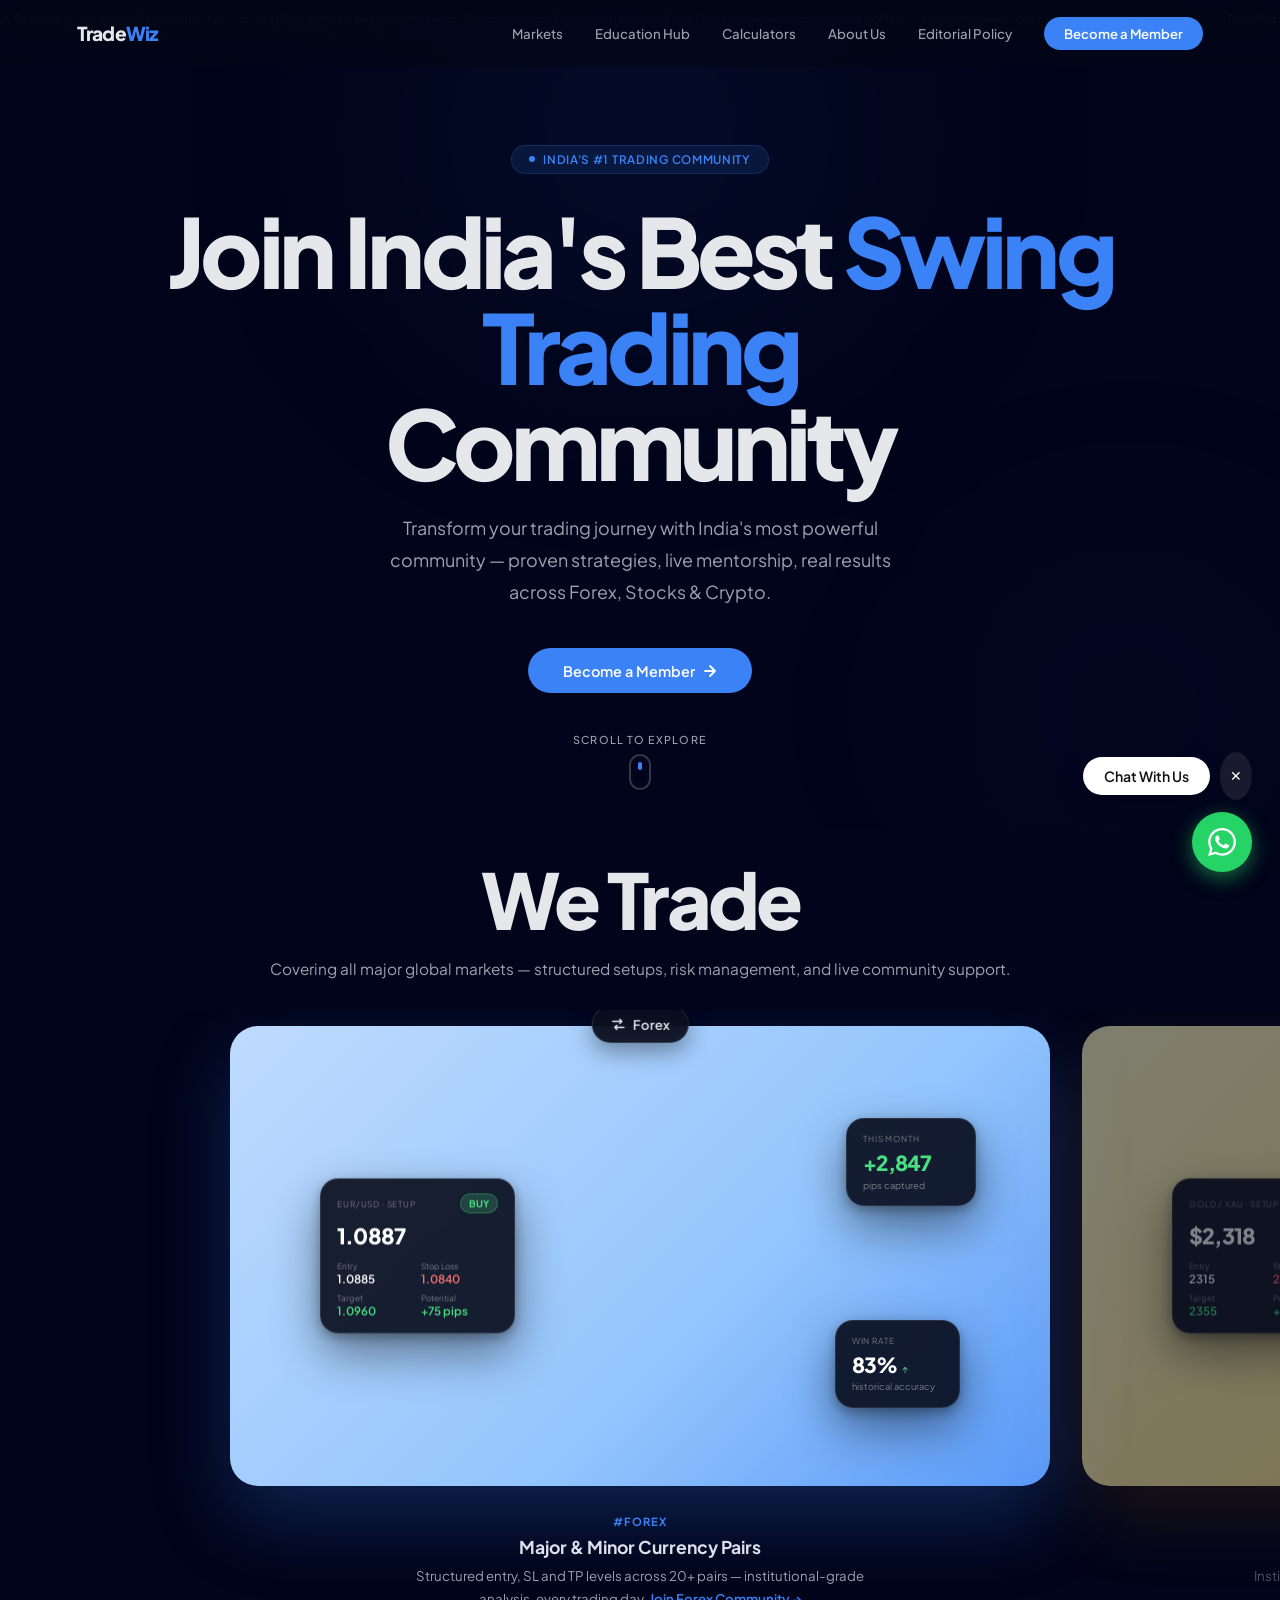
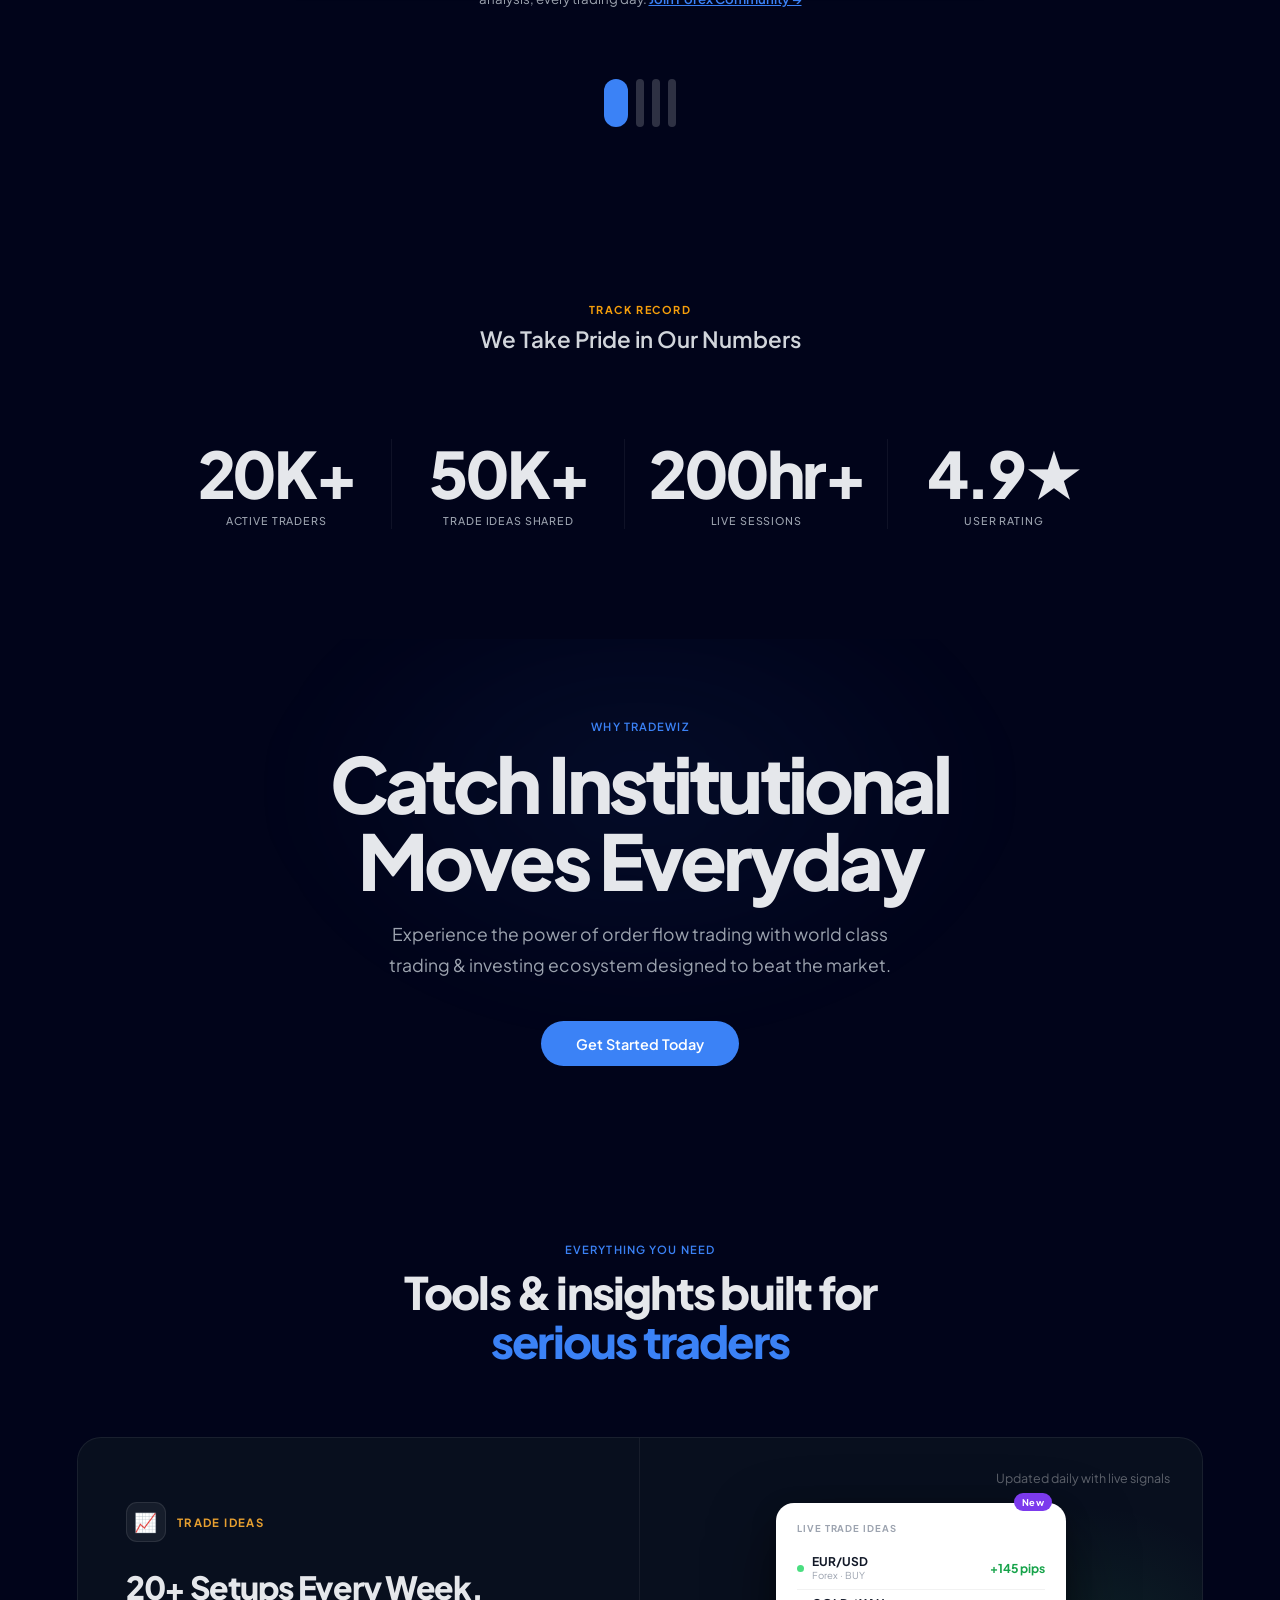
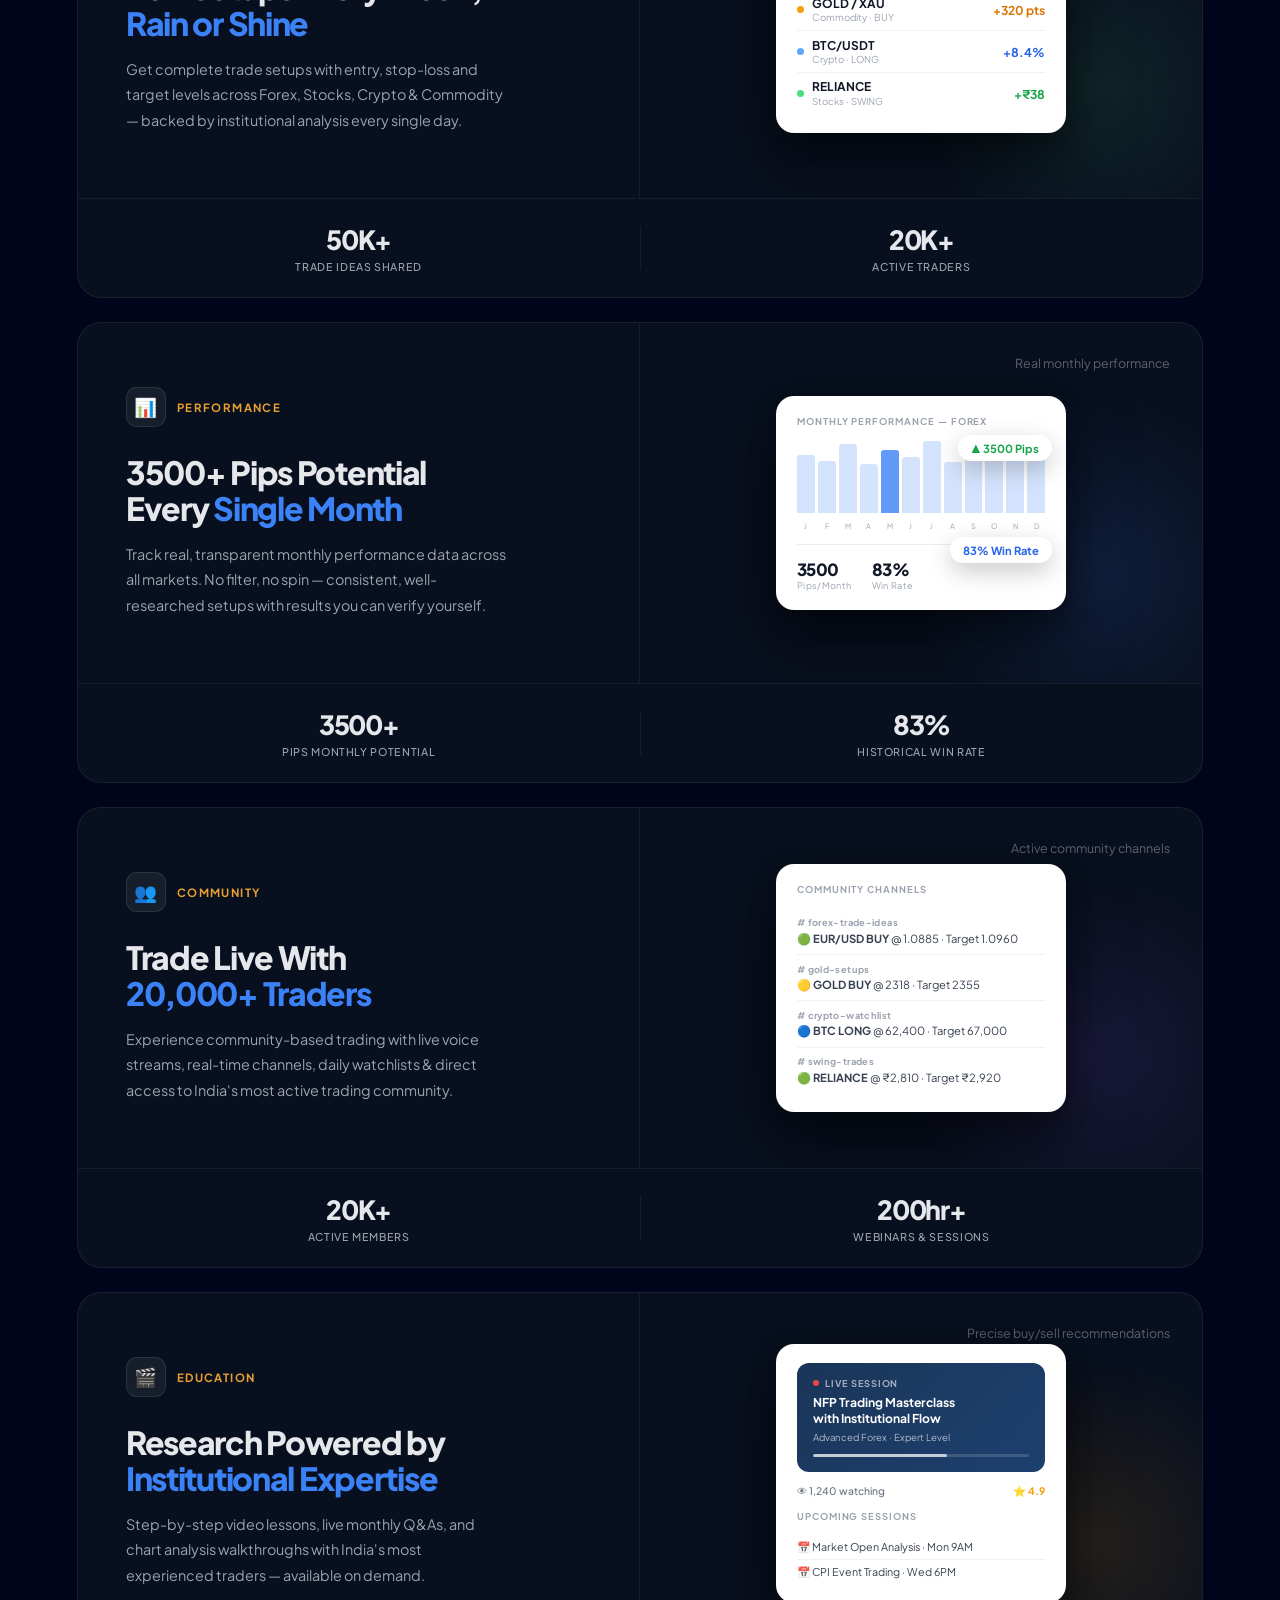
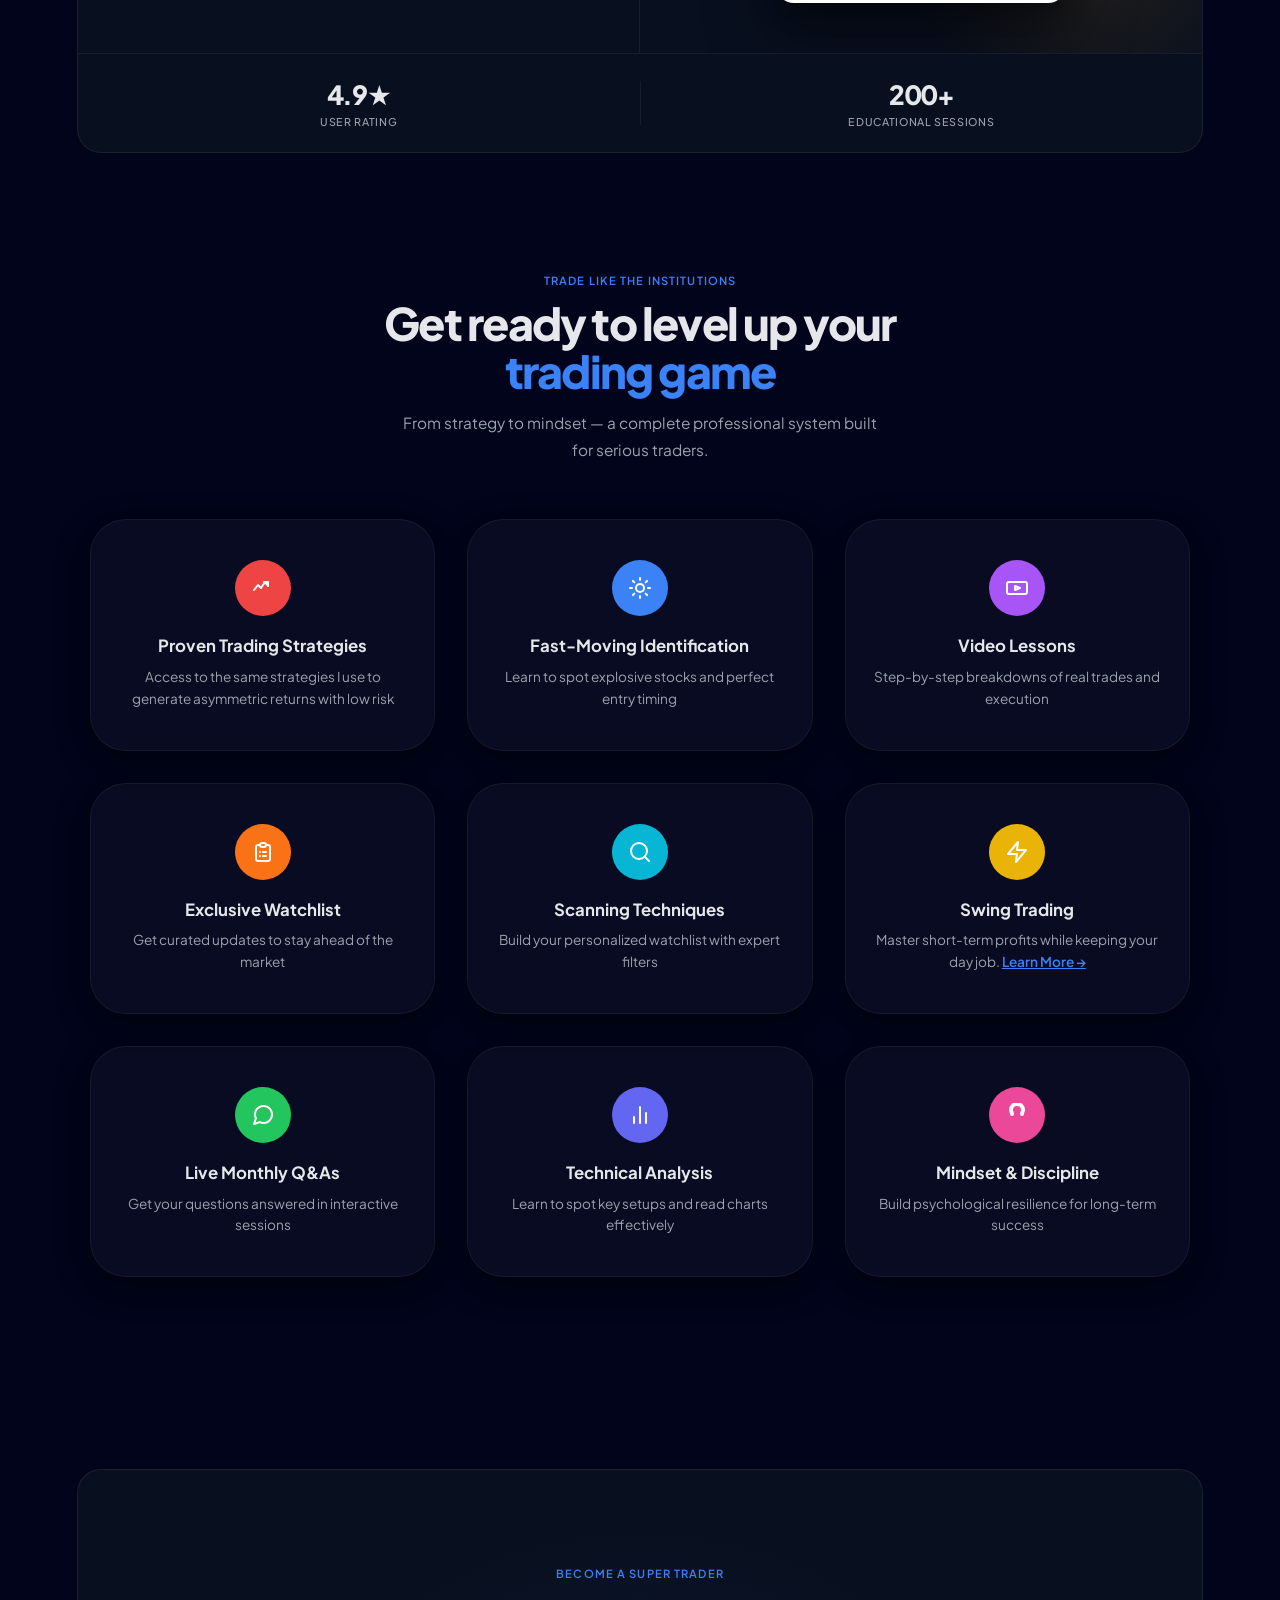
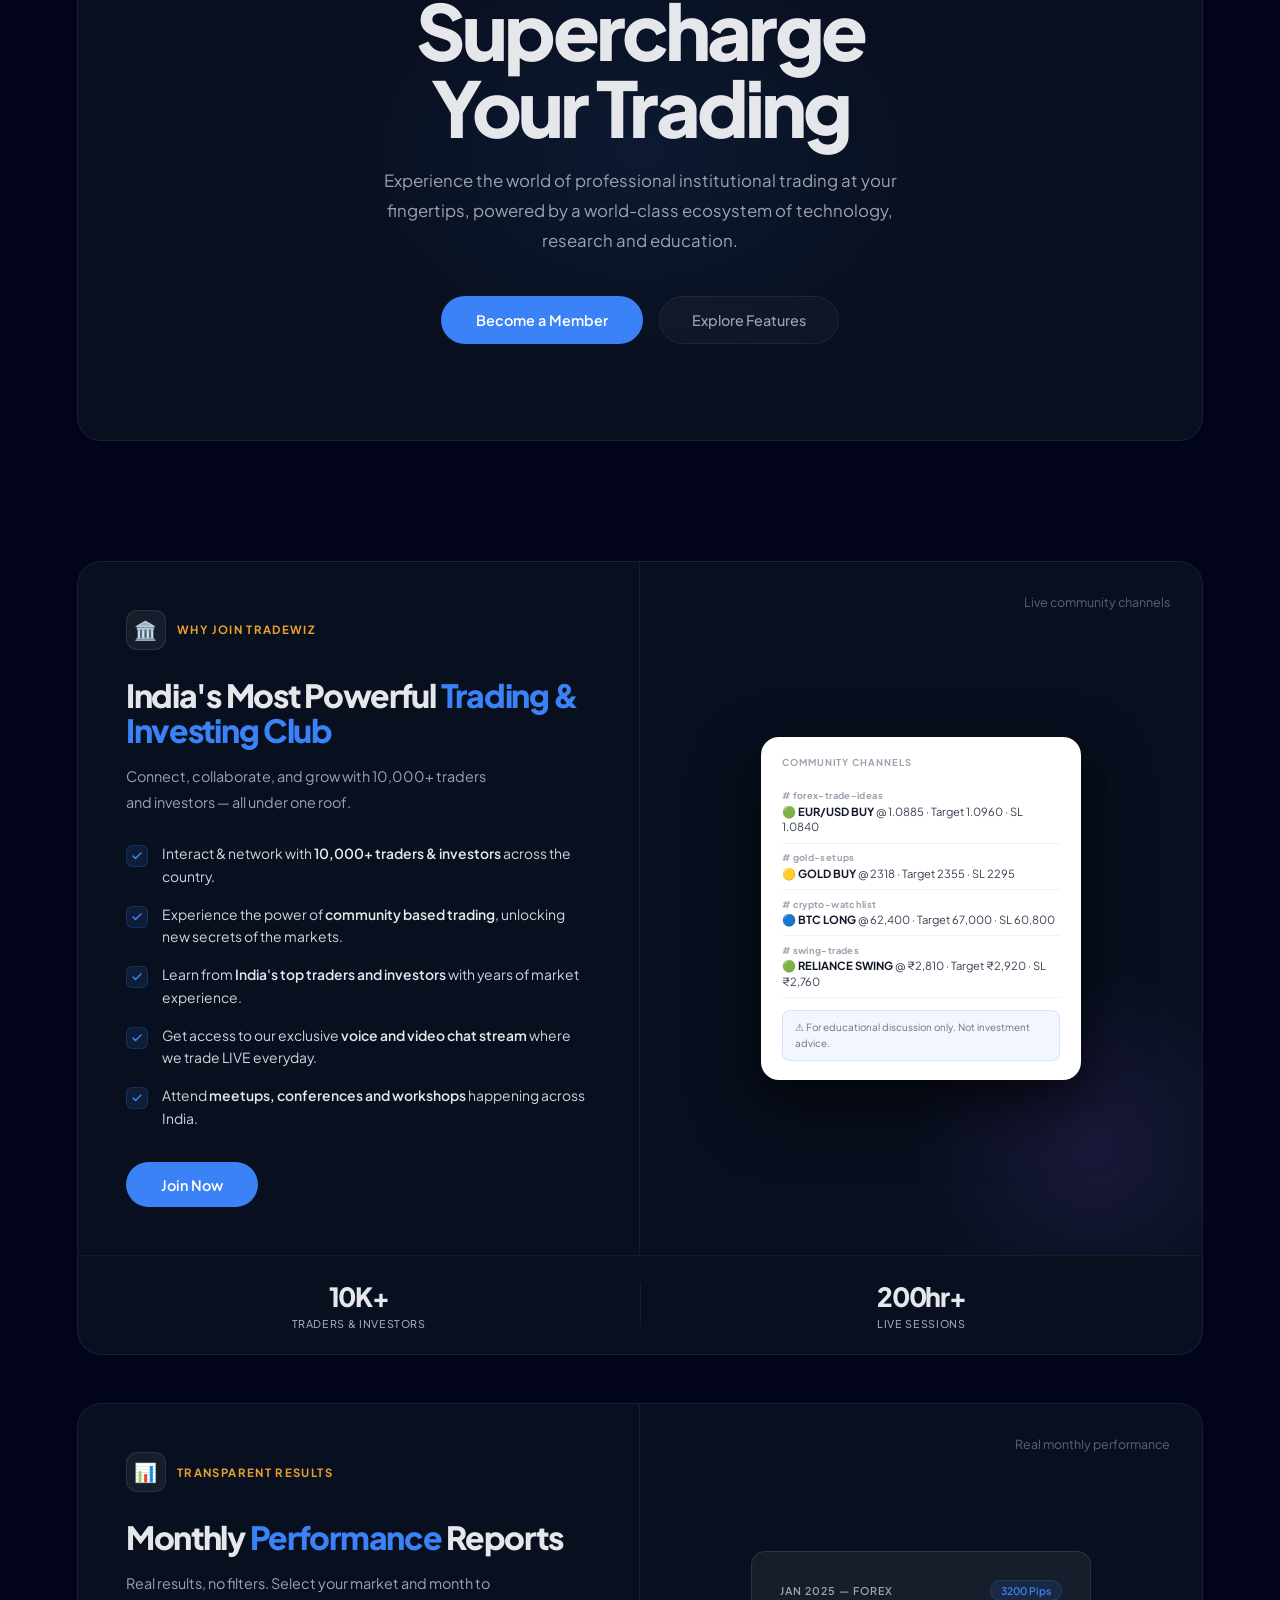
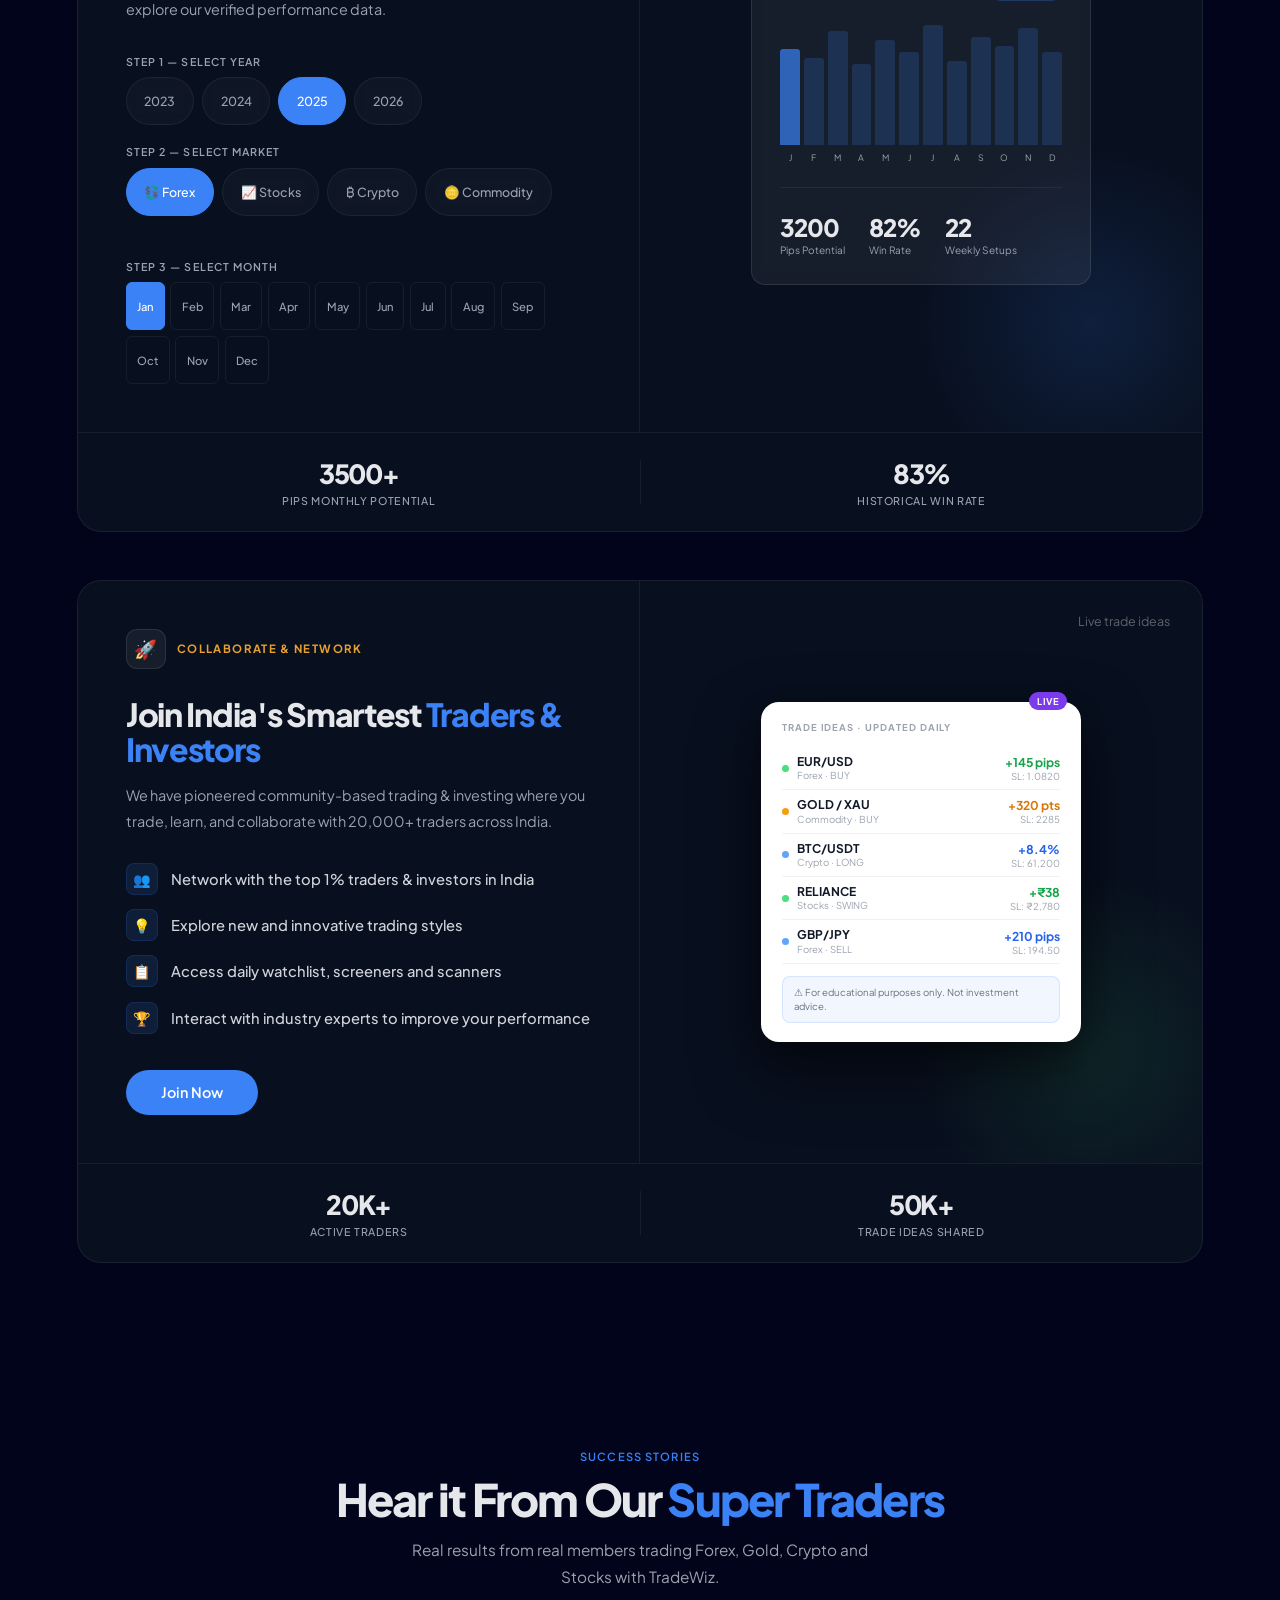
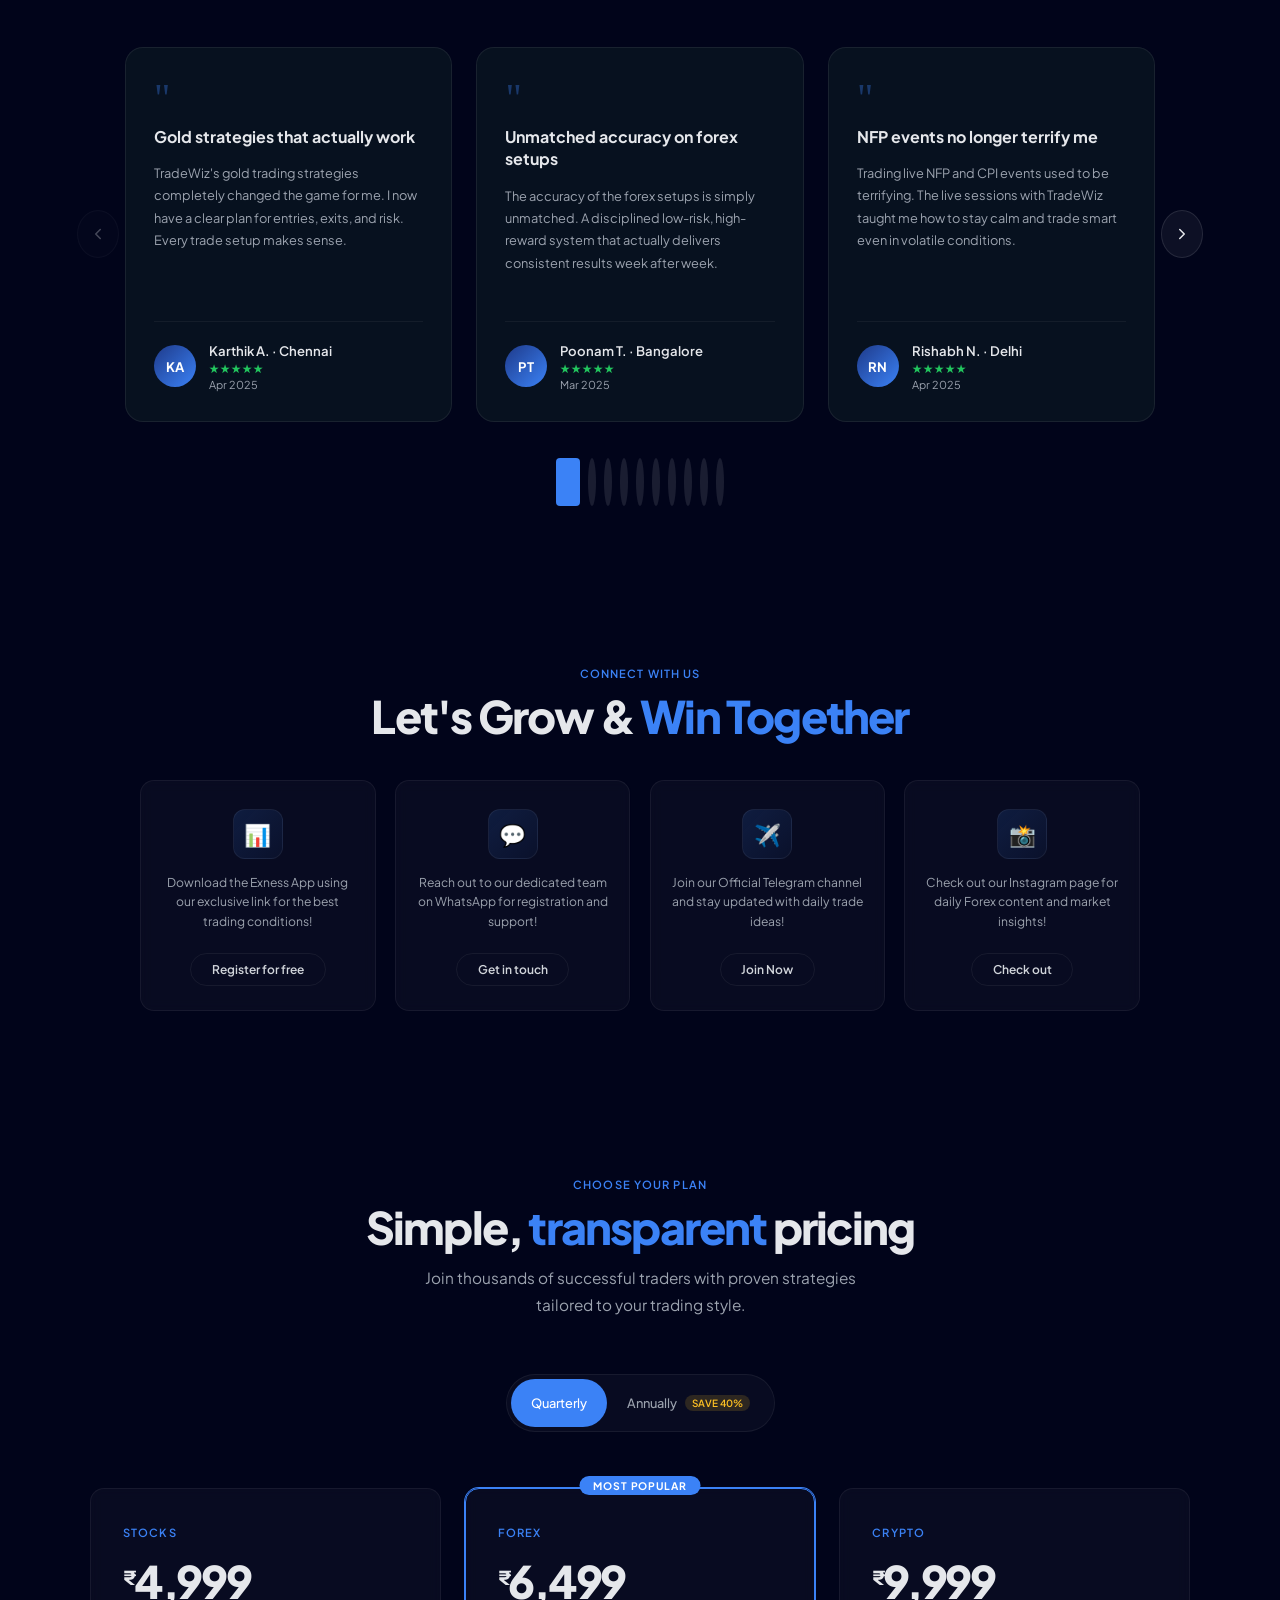
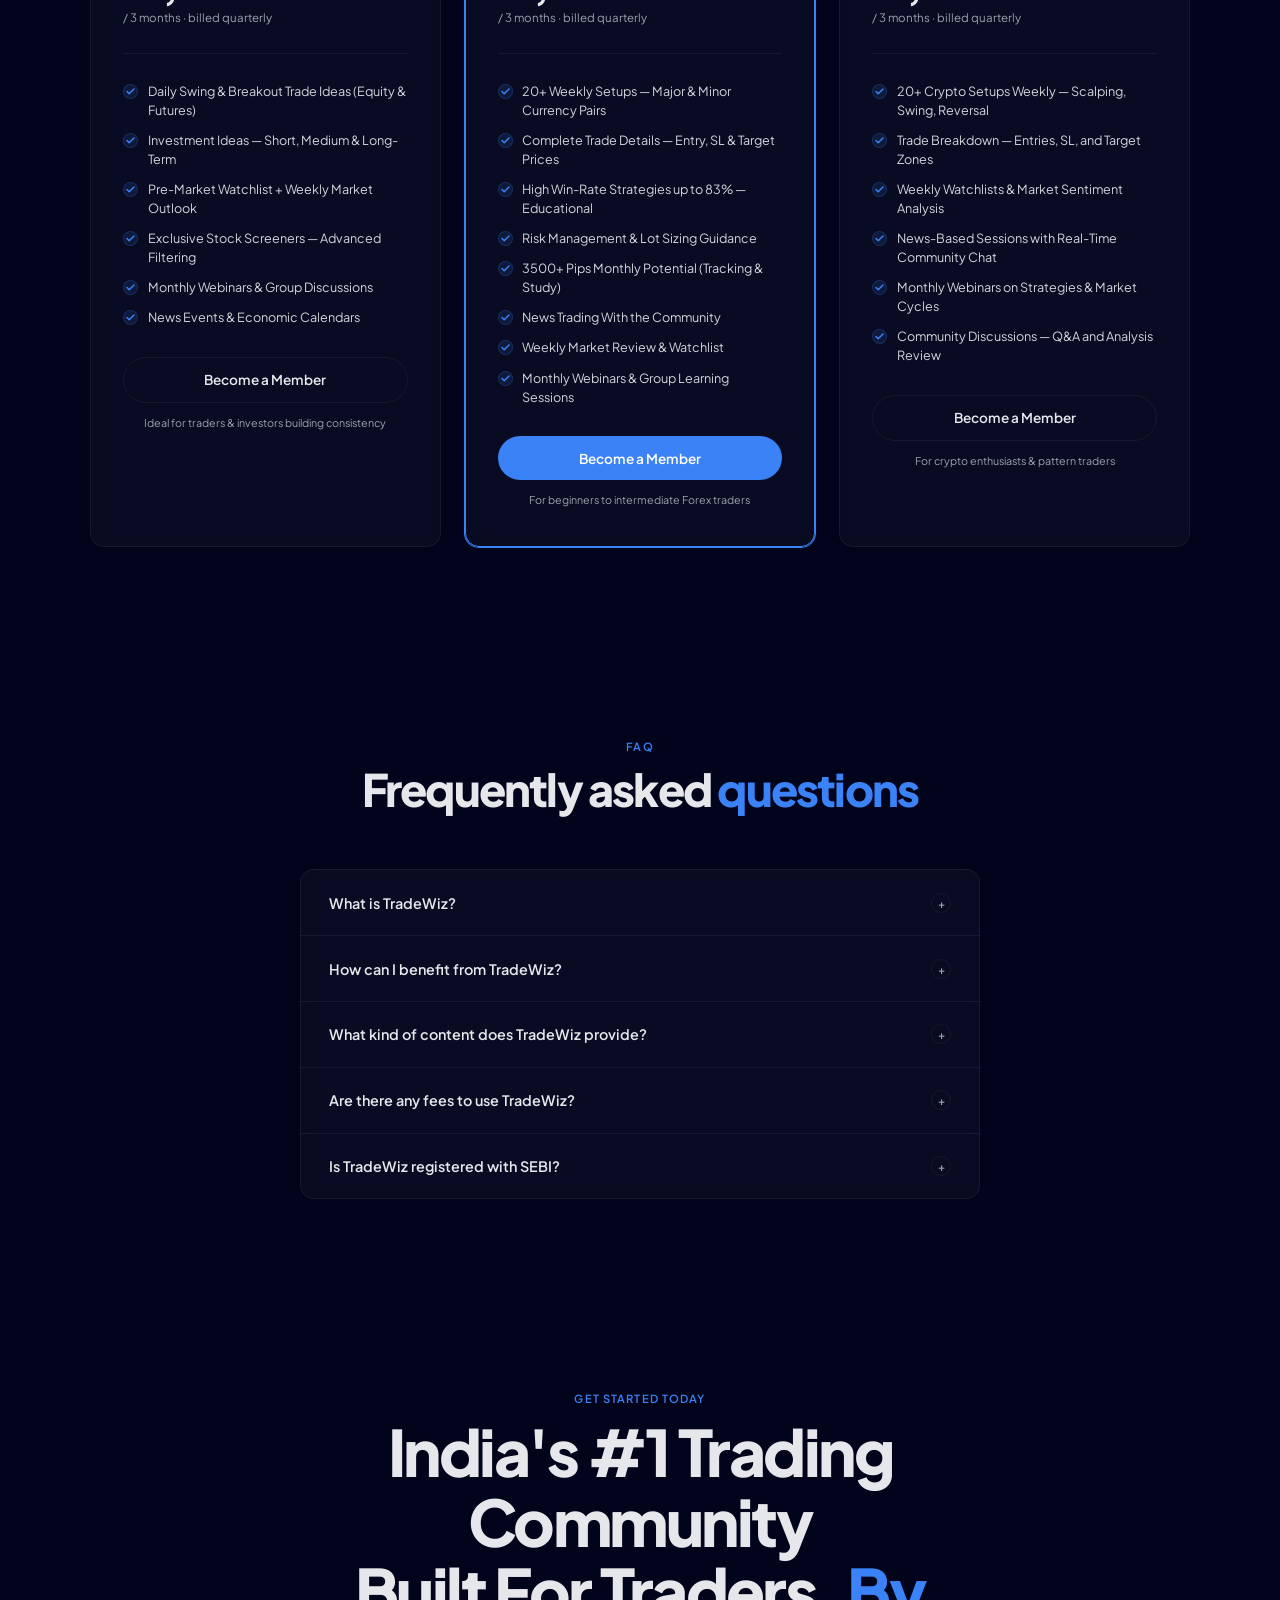
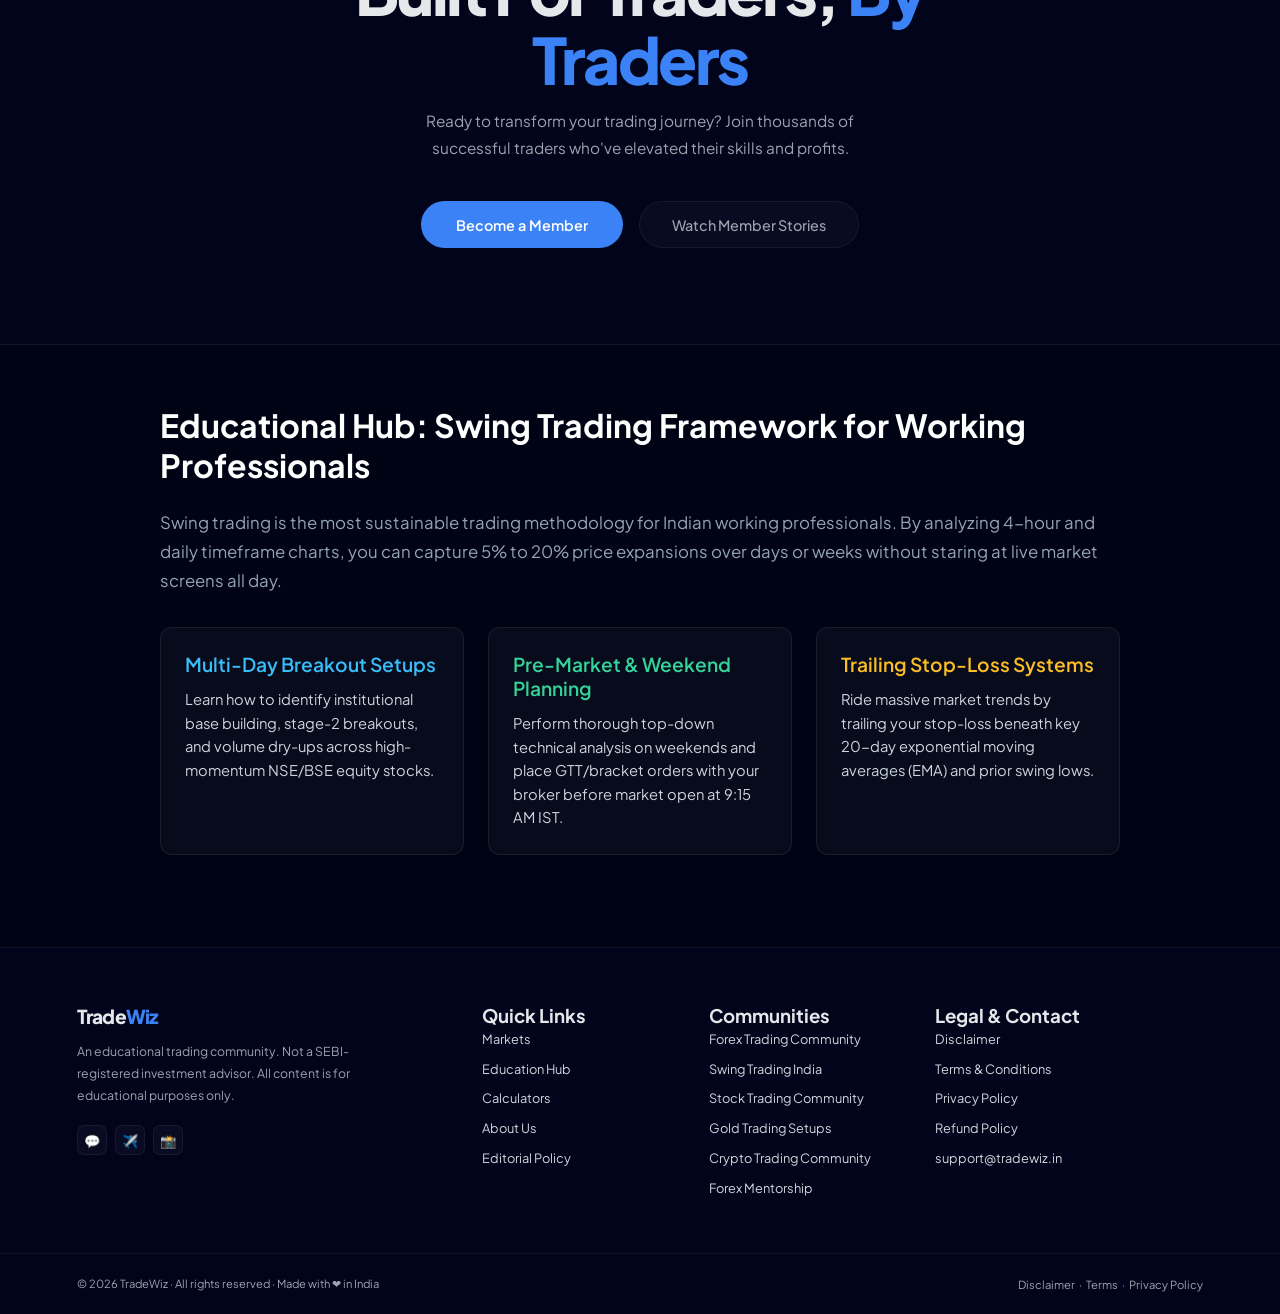
<file: swing-trading-india.html>
<!DOCTYPE html>
<html lang="en">

<head>
  <link rel="preconnect" href="https://fonts.googleapis.com">
  <link rel="preconnect" href="https://fonts.gstatic.com" crossorigin>
  <link rel="alternate" hreflang="en-IN" href="https://www.tradewiz.in/swing-trading-india">
  <link rel="alternate" hreflang="x-default" href="https://www.tradewiz.in/swing-trading-india">
  <meta name="geo.region" content="IN">
  <meta name="geo.placename" content="India">
  <!-- Google tag (gtag.js) -->
  <script async src="https://www.googletagmanager.com/gtag/js?id=G-MNBHR93N0V"></script>
  <script>
    window.dataLayer = window.dataLayer || [];
    function gtag(){dataLayer.push(arguments);}
    gtag('js', new Date());

    gtag('config', 'G-MNBHR93N0V');
  </script>
  <meta charset="UTF-8">
  <link rel="icon" type="image/png" href="/favicon.png">
  <link rel="apple-touch-icon" href="/favicon.png">
  <meta name="viewport" content="width=device-width, initial-scale=1.0">
  <title>TradeWiz | Best Swing Trading Community in India</title>
  <meta name="description" content="Join the best swing trading community in India. Get high-probability swing trade setups for stocks and commodities with exact entry and exit levels.">
  <meta name="keywords" content="TradeWiz, India trading community, forex trading India, stock trading community, crypto trading India, trade ideas, live trading sessions, trading mentorship, algo trading India">
  <meta name="robots" content="index, follow">
  <link rel="canonical" href="https://www.tradewiz.in/swing-trading-india">

  <!-- Open Graph / Facebook -->
  <meta property="og:type" content="website">
  <meta property="og:site_name" content="TradeWiz">
  <meta property="og:title" content="TradeWiz | Best Swing Trading Community in India">
  <meta property="og:description" content="Join the best swing trading community in India. Get high-probability swing trade setups for stocks and commodities with exact entry and exit levels.">
  <meta property="og:image" content="https://www.tradewiz.in/og-image.png">
  <meta property="og:image:width" content="1200">
  <meta property="og:image:height" content="630">
  <meta property="og:url" content="https://www.tradewiz.in/swing-trading-india">

  <!-- Twitter -->
  <meta name="twitter:card" content="summary_large_image">
  <meta name="twitter:site" content="@tradewiz_in">
  <meta name="twitter:title" content="TradeWiz | Best Swing Trading Community in India">
  <meta name="twitter:description" content="Join the best swing trading community in India. Get high-probability swing trade setups for stocks and commodities with exact entry and exit levels.">
  <meta name="twitter:image" content="https://www.tradewiz.in/og-image.png">
  <link rel="preconnect" href="https://fonts.googleapis.com">
  <link href="https://fonts.googleapis.com/css2?family=Plus+Jakarta+Sans:wght@300;400;500;600;700;800&display=swap&display=swap"
    rel="stylesheet">
  <link rel="stylesheet" href="/assets/css/main.min.css">
  
  <!-- WebSite Schema with Sitelinks Searchbox -->
  <script type="application/ld+json">
  {
    "@context": "https://schema.org",
    "@type": "WebSite",
    "name": "TradeWiz",
    "url": "https://www.tradewiz.in",
    "description": "India's #1 trading community. 20,000+ traders learning Stocks, Forex & Crypto.",
    "potentialAction": {
      "@type": "SearchAction",
      "target": {
        "@type": "EntryPoint",
        "urlTemplate": "https://www.tradewiz.in/?q={search_term_string}"
      },
      "query-input": "required name=search_term_string"
    }
  }
  </script>

  <!-- Organization Schema -->
  <script type="application/ld+json">
  {
    "@context": "https://schema.org",
    "@type": "Organization",
    "name": "TradeWiz",
    "url": "https://www.tradewiz.in",
    "logo": "https://www.tradewiz.in/favicon.png",
    "description": "India's #1 educational trading community with 20,000+ active traders across Stocks, Forex, and Crypto markets.",
    "foundingDate": "2022",
    "areaServed": "IN",
    "contactPoint": {
      "@type": "ContactPoint",
      "contactType": "customer support",
      "availableLanguage": ["English", "Hindi"],
      "url": "https://wa.me/917011957726"
    },
    "sameAs": [
      "https://instagram.com/tradewiz_in",
      "https://t.me/tradewiz",
      "https://youtube.com/@tradewiz"
    ]
  }
  </script>

  <!-- FAQ Schema -->
  <script type="application/ld+json">
  {
    "@context": "https://schema.org",
    "@type": "FAQPage",
    "mainEntity": [{
      "@type": "Question",
      "name": "What is TradeWiz?",
      "acceptedAnswer": {
        "@type": "Answer",
        "text": "TradeWiz is India's #1 educational trading community with 20,000+ active traders across Stocks, Forex, and Crypto markets. We are not a SEBI-registered investment advisor — all content is purely educational."
      }
    }, {
      "@type": "Question",
      "name": "How can I benefit from TradeWiz?",
      "acceptedAnswer": {
        "@type": "Answer",
        "text": "You get daily trade ideas, weekly market reviews, monthly webinars, live Q&A sessions, risk management training, and a community of thousands of traders to learn from and collaborate with."
      }
    }, {
      "@type": "Question",
      "name": "What kind of content does TradeWiz provide?",
      "acceptedAnswer": {
        "@type": "Answer",
        "text": "We provide trade ideas with detailed entry/exit levels, video lessons, chart analysis, scanning techniques, curated watchlists, live monthly Q&As, and transparent monthly performance reports."
      }
    }, {
      "@type": "Question",
      "name": "Are there any fees to use TradeWiz?",
      "acceptedAnswer": {
        "@type": "Answer",
        "text": "Yes, TradeWiz is a paid membership. Plans start at ₹4,999/quarter for Stocks, ₹6,499/quarter for Forex, and ₹9,999/quarter for Crypto. Annual plans offer up to 40% savings."
      }
    }, {
      "@type": "Question",
      "name": "Is TradeWiz registered with SEBI?",
      "acceptedAnswer": {
        "@type": "Answer",
        "text": "No. TradeWiz is purely an educational trading community. We do not provide investment advice. All trade ideas are for learning and educational purposes only. Please consult a registered financial advisor before investing."
      }
    }]
  }
  </script>
  <!-- EducationalOrganization & Course Schema -->
  <script type="application/ld+json">
  {
    "@context": "https://schema.org",
    "@type": "EducationalOrganization",
    "name": "TradeWiz",
    "legalName": "TradeWiz LLP",
    "url": "https://www.tradewiz.in",
    "logo": "https://www.tradewiz.in/favicon.png",
    "description": "India's #1 educational trading community for learning Forex, Indian Equities (NSE/BSE), and Crypto trading strategies.",
    "knowsAbout": [
      "Forex Trading",
      "Stock Market Technical Analysis",
      "Swing Trading Strategies",
      "Gold XAUUSD Order Flow",
      "Risk Management & Position Sizing"
    ],
    "hasOfferCatalog": {
      "@type": "OfferCatalog",
      "name": "Trading Educational Programs",
      "itemListElement": [
        {
          "@type": "Course",
          "name": "Forex Trading & Risk Management Masterclass",
          "description": "Learn lot sizing, pip calculation, price action analysis, and currency risk management.",
          "provider": {
            "@type": "EducationalOrganization",
            "name": "TradeWiz"
          }
        },
        {
          "@type": "Course",
          "name": "Indian Stock Market Swing Trading System",
          "description": "Learn equity swing setups, breakout identification, and technical watchlists for NSE/BSE stocks.",
          "provider": {
            "@type": "EducationalOrganization",
            "name": "TradeWiz"
          }
        }
      ]
    }
  }
  </script>
  <!-- LocalBusiness Schema (Staged Placeholder - Replace with Registered LLP Business Address) -->
  <!--
  <script type="application/ld+json">
  {
    "@context": "https://schema.org",
    "@type": "LocalBusiness",
    "name": "TradeWiz LLP",
    "image": "https://www.tradewiz.in/favicon.png",
    "url": "https://www.tradewiz.in",
    "telephone": "+91-7011957726",
    "priceRange": "₹4999 - ₹9999",
    "address": {
      "@type": "PostalAddress",
      "streetAddress": "REGISTERED_LLP_STREET_ADDRESS",
      "addressLocality": "CITY",
      "addressRegion": "STATE",
      "postalCode": "PINCODE",
      "addressCountry": "IN"
    }
  }
  </script>
  -->
  <!-- Topic-Specific FAQ Schema -->
  <script type="application/ld+json">
  {
    "@context": "https://schema.org",
    "@type": "FAQPage",
    "mainEntity": [{
      "@type": "Question",
      "name": "How does swing trading with TradeWiz work for working professionals?",
      "acceptedAnswer": {
        "@type": "Answer",
        "text": "Our swing trade setups focus on daily and 4-hour chart breakouts, allowing members to place orders before market open or after work without staring at screens all day."
      }
    }, {
      "@type": "Question",
      "name": "What markets are covered in TradeWiz Swing Trading?",
      "acceptedAnswer": {
        "@type": "Answer",
        "text": "We cover Indian large-cap and mid-cap equity stocks, NIFTY 50 futures, Gold, and Crude Oil swing setups."
      }
    }]
  }
  </script>
  <!-- BreadcrumbList Schema -->
  <script type="application/ld+json">
  {
    "@context": "https://schema.org",
    "@type": "BreadcrumbList",
    "itemListElement": [{
      "@type": "ListItem",
      "position": 1,
      "name": "Home",
      "item": "https://www.tradewiz.in/"
    },{
      "@type": "ListItem",
      "position": 2,
      "name": "Swing Trading India",
      "item": "https://www.tradewiz.in/swing-trading-india"
    }]
  }
  </script>
</head>

<body>

  <!-- TICKER -->
  <div class="ticker">
    <span class="ticker-inner">⚠ TradeWiz is an educational community — not a SEBI-registered investment advisor. All
      content is for educational purposes only. Trading involves substantial risk of loss. Past performance does not
      guarantee future results. &nbsp;&nbsp;&nbsp;&nbsp; ⚠ TradeWiz is an educational community — not a SEBI-registered
      investment advisor. All content is for educational purposes only. &nbsp;&nbsp;&nbsp;&nbsp;</span>
  </div>

  <!-- NAV -->
  <nav id="mainNav">
    <a href="/" class="nav-logo">Trade<span>Wiz</span></a>
    <ul class="nav-links">
      <li><a href="#we-trade">Markets</a></li>
      <li><a href="/education">Education Hub</a></li>
      <li><a href="/calculator">Calculators</a></li>
      <li><a href="/about">About Us</a></li>
      <li><a href="/editorial-policy">Editorial Policy</a></li>
      <li><a href="#pricing" class="nav-cta">Become a Member</a></li>
    </ul>
    <button class="nav-hamburger" id="hamburger" aria-label="Menu">
      <span></span><span></span><span></span>
    </button>
  </nav>

  <!-- MOBILE OVERLAY NAV -->
  <div class="mobile-nav" id="mobileNav">
    <a href="#we-trade">Markets</a>
    <a href="/education">Education Hub</a>
    <a href="/calculator">Calculators</a>
    <a href="/about">About Us</a>
    <a href="/editorial-policy">Editorial Policy</a>
    <a href="#pricing" class="m-cta">Become a Member</a>
  </div>

  <!-- HERO -->
  <section id="hero">
    <div class="hero-grid"></div>
    <div class="hero-radial hr1"></div>
    <div class="hero-radial hr2"></div>
    <div class="hero-particles" id="heroParticles"></div>
    <div class="hero-chip"><span class="chip-dot"></span>India's #1 Trading Community</div>
    <h1 class="hero-title">Join India's Best <span class="blue">Swing Trading</span><br>Community</h1>
    <p class="hero-sub">Transform your trading journey with India's most powerful community — proven strategies, live
      mentorship, real results across Forex, Stocks &amp; Crypto.</p>
    <div class="hero-btns">
      <a href="#pricing" class="btn-p">Become a Member <svg width="14" height="14" viewBox="0 0 14 14" fill="none">
          <path d="M2 7h10M7 2l5 5-5 5" stroke="currentColor" stroke-width="1.8" stroke-linecap="round"
            stroke-linejoin="round" />
        </svg></a>
    </div>
    <div class="hero-scroll-hint">
      <span>Scroll to explore</span>
      <div class="hero-scroll-mouse">
        <div class="hero-scroll-dot"></div>
      </div>
    </div>
  </section>

  <!-- WE TRADE -->
  <section id="we-trade">
    <div class="wt-header rv">
      <h2 class="wt-title">We <span class="blue">Trade</span></h2>
      <p class="wt-sub">Covering all major global markets — structured setups, risk management, and live community
        support.</p>
    </div>
    <div class="wt-outer" id="wtOuter">
      <div class="wt-track" id="wtTrack">

        <!-- ── Forex ── -->
        <div class="wt-slide rv" id="wts0">
          <div class="wt-card wt-card-forex">
            <div class="wt-pill"><svg width="15" height="15" viewBox="0 0 15 15" fill="none">
                <path d="M2 4.5h9M9 2.5l2 2-2 2M13 10.5H4M6 8.5l-2 2 2 2" stroke="currentColor" stroke-width="1.5"
                  stroke-linecap="round" stroke-linejoin="round" />
              </svg> Forex</div>
            <div class="wt-widget wt-wa" style="left:11%;top:50%;transform:translateY(-50%);width:195px;">
              <div style="display:flex;align-items:center;justify-content:space-between;margin-bottom:0.55rem;">
                <div class="wt-wlabel" style="margin:0;">EUR/USD · SETUP</div>
                <div class="wt-wbadge buy">BUY</div>
              </div>
              <div style="font-size:1.35rem;font-weight:800;color:#fff;letter-spacing:-0.04em;margin-bottom:0.65rem;">
                1.0887</div>
              <div class="wt-wgrid">
                <div>
                  <div class="wt-wk">Entry</div>
                  <div class="wt-wv" style="color:#fff;">1.0885</div>
                </div>
                <div>
                  <div class="wt-wk">Stop Loss</div>
                  <div class="wt-wv" style="color:#F87171;">1.0840</div>
                </div>
                <div>
                  <div class="wt-wk">Target</div>
                  <div class="wt-wv" style="color:#4ADE80;">1.0960</div>
                </div>
                <div>
                  <div class="wt-wk">Potential</div>
                  <div class="wt-wv" style="color:#4ADE80;">+75 pips</div>
                </div>
              </div>
            </div>
            <div class="wt-widget wt-wb" style="right:9%;top:20%;min-width:130px;">
              <div class="wt-wlabel">This Month</div>
              <div class="wt-wval" style="color:#4ADE80;">+2,847</div>
              <div class="wt-wsub">pips captured</div>
            </div>
            <div class="wt-widget wt-wc" style="right:11%;bottom:17%;min-width:125px;">
              <div class="wt-wlabel">Win Rate</div>
              <div style="display:flex;align-items:baseline;gap:0.3rem;">
                <div class="wt-wval">83%</div><span style="font-size:0.6rem;color:#4ADE80;">↑</span>
              </div>
              <div class="wt-wsub">historical accuracy</div>
            </div>
          </div>
          <div class="wt-slide-info">
            <div class="wt-slide-tag">#Forex</div>
            <h3><a href="/forex-trading-community" style="color:inherit;text-decoration:none;">Major &amp; Minor Currency Pairs</a></h3>
            <p>Structured entry, SL and TP levels across 20+ pairs — institutional-grade analysis, every trading day. <a href="/forex-trading-community" style="color:#3B82F6;font-weight:600;">Join Forex Community →</a>
            </p>
          </div>
        </div>

        <!-- ── Commodity ── -->
        <div class="wt-slide rv d1" id="wts1">
          <div class="wt-card wt-card-commodity">
            <div class="wt-pill"><svg width="15" height="15" viewBox="0 0 15 15" fill="none">
                <rect x="2" y="5" width="11" height="7" rx="1.5" stroke="currentColor" stroke-width="1.5" />
                <path d="M5 5V4a1 1 0 011-1h3a1 1 0 011 1v1M5.5 8.5h4" stroke="currentColor" stroke-width="1.5"
                  stroke-linecap="round" />
              </svg> Commodity</div>
            <div class="wt-widget wt-wa" style="left:11%;top:50%;transform:translateY(-50%);width:195px;">
              <div style="display:flex;align-items:center;justify-content:space-between;margin-bottom:0.55rem;">
                <div class="wt-wlabel" style="margin:0;">GOLD / XAU · SETUP</div>
                <div class="wt-wbadge buy">BUY</div>
              </div>
              <div style="font-size:1.35rem;font-weight:800;color:#fff;letter-spacing:-0.04em;margin-bottom:0.65rem;">
                $2,318</div>
              <div class="wt-wgrid">
                <div>
                  <div class="wt-wk">Entry</div>
                  <div class="wt-wv" style="color:#fff;">2315</div>
                </div>
                <div>
                  <div class="wt-wk">Stop Loss</div>
                  <div class="wt-wv" style="color:#F87171;">2295</div>
                </div>
                <div>
                  <div class="wt-wk">Target</div>
                  <div class="wt-wv" style="color:#4ADE80;">2355</div>
                </div>
                <div>
                  <div class="wt-wk">Potential</div>
                  <div class="wt-wv" style="color:#4ADE80;">+320 pts</div>
                </div>
              </div>
            </div>
            <div class="wt-widget wt-wb" style="right:9%;top:20%;min-width:130px;">
              <div class="wt-wlabel">Silver / XAG</div>
              <div class="wt-wval">$27.40</div>
              <div style="font-size:0.62rem;font-weight:600;color:#4ADE80;margin-top:0.25rem;">+1.8% today</div>
            </div>
            <div class="wt-widget wt-wc" style="right:11%;bottom:17%;min-width:125px;">
              <div class="wt-wlabel">This Month</div>
              <div class="wt-wval" style="color:#F59E0B;">+1,240</div>
              <div class="wt-wsub">points across setups</div>
            </div>
          </div>
          <div class="wt-slide-info">
            <div class="wt-slide-tag">#Commodity</div>
            <h3><a href="/gold-trading-setups" style="color:inherit;text-decoration:none;">Gold, Silver &amp; Crude Oil</a></h3>
            <p>Institutional-grade setups on precious metals and crude oil — 15+ structured ideas every week. <a href="/gold-trading-setups" style="color:#3B82F6;font-weight:600;">View Gold Setups →</a></p>
          </div>
        </div>

        <!-- ── Crypto ── -->
        <div class="wt-slide rv d2" id="wts2">
          <div class="wt-card wt-card-crypto">
            <div class="wt-pill"><svg width="15" height="15" viewBox="0 0 15 15" fill="none">
                <path d="M5.5 2.5h4a2 2 0 010 4H5.5m0-4v4m0 0H10a2 2 0 010 4H5.5m0-4v4m-1-8v9" stroke="currentColor"
                  stroke-width="1.5" stroke-linecap="round" stroke-linejoin="round" />
              </svg> Crypto</div>
            <div class="wt-widget wt-wa" style="left:11%;top:50%;transform:translateY(-50%);width:195px;">
              <div style="display:flex;align-items:center;justify-content:space-between;margin-bottom:0.55rem;">
                <div class="wt-wlabel" style="margin:0;">BTC/USDT · LONG</div>
                <div class="wt-wbadge buy">LONG</div>
              </div>
              <div style="font-size:1.35rem;font-weight:800;color:#fff;letter-spacing:-0.04em;margin-bottom:0.65rem;">
                $62,400</div>
              <div class="wt-wgrid">
                <div>
                  <div class="wt-wk">Entry</div>
                  <div class="wt-wv" style="color:#fff;">62,200</div>
                </div>
                <div>
                  <div class="wt-wk">Stop Loss</div>
                  <div class="wt-wv" style="color:#F87171;">60,800</div>
                </div>
                <div>
                  <div class="wt-wk">Target</div>
                  <div class="wt-wv" style="color:#4ADE80;">67,000</div>
                </div>
                <div>
                  <div class="wt-wk">Potential</div>
                  <div class="wt-wv" style="color:#4ADE80;">+8.4%</div>
                </div>
              </div>
            </div>
            <div class="wt-widget wt-wb" style="right:9%;top:20%;min-width:130px;">
              <div class="wt-wlabel">ETH/USDT</div>
              <div class="wt-wval">$3,280</div>
              <div style="font-size:0.62rem;font-weight:600;color:#4ADE80;margin-top:0.25rem;">+4.1% today</div>
            </div>
            <div class="wt-widget wt-wc" style="right:11%;bottom:17%;min-width:130px;">
              <div class="wt-wlabel">Market Sentiment</div>
              <div style="display:flex;align-items:center;gap:0.4rem;margin-top:0.15rem;">
                <div
                  style="width:7px;height:7px;border-radius:50%;background:#4ADE80;animation:blink 1.5s infinite;flex-shrink:0;">
                </div>
                <div style="font-size:0.82rem;font-weight:700;color:#4ADE80;">BULLISH</div>
              </div>
              <div class="wt-wsub" style="margin-top:0.3rem;">Weekly watchlist active</div>
            </div>
          </div>
          <div class="wt-slide-info">
            <div class="wt-slide-tag">#Crypto</div>
            <h3>Bitcoin, Ethereum &amp; Altcoins</h3>
            <p>BTC, ETH &amp; altcoin setups with weekly watchlists, market cycles, and on-chain sentiment analysis.</p>
          </div>
        </div>

        <!-- ── Stocks ── -->
        <div class="wt-slide rv d3" id="wts3">
          <div class="wt-card wt-card-stocks">
            <div class="wt-pill"><svg width="15" height="15" viewBox="0 0 15 15" fill="none">
                <rect x="2" y="7" width="2.5" height="5.5" rx="0.5" stroke="currentColor" stroke-width="1.5" />
                <rect x="6.25" y="4.5" width="2.5" height="8" rx="0.5" stroke="currentColor" stroke-width="1.5" />
                <rect x="10.5" y="2" width="2.5" height="10.5" rx="0.5" stroke="currentColor" stroke-width="1.5" />
              </svg> Stocks</div>
            <div class="wt-widget wt-wa" style="left:11%;top:50%;transform:translateY(-50%);width:195px;">
              <div style="display:flex;align-items:center;justify-content:space-between;margin-bottom:0.55rem;">
                <div class="wt-wlabel" style="margin:0;">NIFTY 50 · SWING</div>
                <div class="wt-wbadge buy">BUY</div>
              </div>
              <div style="font-size:1.35rem;font-weight:800;color:#fff;letter-spacing:-0.04em;margin-bottom:0.65rem;">
                22,420</div>
              <div class="wt-wgrid">
                <div>
                  <div class="wt-wk">Entry</div>
                  <div class="wt-wv" style="color:#fff;">22,380</div>
                </div>
                <div>
                  <div class="wt-wk">Stop Loss</div>
                  <div class="wt-wv" style="color:#F87171;">22,100</div>
                </div>
                <div>
                  <div class="wt-wk">Target</div>
                  <div class="wt-wv" style="color:#4ADE80;">23,100</div>
                </div>
                <div>
                  <div class="wt-wk">Potential</div>
                  <div class="wt-wv" style="color:#4ADE80;">+680 pts</div>
                </div>
              </div>
            </div>
            <div class="wt-widget wt-wb" style="right:9%;top:20%;min-width:130px;">
              <div class="wt-wlabel">RELIANCE NSE</div>
              <div class="wt-wval">₹2,845</div>
              <div style="font-size:0.62rem;font-weight:600;color:#4ADE80;margin-top:0.25rem;">+2.3% today</div>
            </div>
            <div class="wt-widget wt-wc" style="right:11%;bottom:17%;min-width:125px;">
              <div class="wt-wlabel">Daily Ideas</div>
              <div class="wt-wval">8+</div>
              <div class="wt-wsub">swing setups per day</div>
            </div>
          </div>
          <div class="wt-slide-info">
            <div class="wt-slide-tag">#Stocks</div>
            <h3><a href="/stock-trading-community" style="color:inherit;text-decoration:none;">Indian &amp; Global Equities</a></h3>
            <p>Swing, breakout, and positional trade ideas across Indian &amp; global equities — every trading day. <a href="/stock-trading-community" style="color:#3B82F6;font-weight:600;">Join Stock Community →</a></p>
          </div>
        </div>

      </div><!-- /wt-track -->
    </div><!-- /wt-outer -->
    <div class="wt-dots">
      <button aria-label="Interactive action button" class="wt-dot active" data-slide="0"></button>
      <button aria-label="Go to slide 2" class="wt-dot"></button>
      <button aria-label="Go to slide 3" class="wt-dot"></button>
      <button aria-label="Go to slide 4" class="wt-dot"></button>
    </div>
  </section>

  <!-- STATS -->
  <section id="stats">
    <span class="stats-eyebrow">Track Record</span>
    <p class="stats-heading">We Take Pride in Our Numbers</p>
    <div class="stats-grid">
      <div class="sitem rv"><span class="snum" data-count="20000" data-k>0</span><span class="slbl">Active
          Traders</span></div>
      <div class="sitem rv d1"><span class="snum" data-count="50000" data-k>0</span><span class="slbl">Trade Ideas
          Shared</span></div>
      <div class="sitem rv d2"><span class="snum" data-count="200" data-suffix="hr+">0</span><span class="slbl">Live
          Sessions</span></div>
      <div class="sitem rv d3"><span class="snum" data-count="4.9" data-suffix="★" data-dec>0</span><span
          class="slbl">User Rating</span></div>
    </div>
  </section>

  <!-- CATCH INSTITUTIONAL -->
  <section id="catch-inst">
    <div class="rv" style="position:relative;z-index:1;text-align:center;max-width:800px;margin:0 auto;">
      <span class="stag">Why TradeWiz</span>
      <h2
        style="font-size:clamp(2.5rem,6vw,5rem);font-weight:900;letter-spacing:-0.05em;line-height:1.0;margin-bottom:1.25rem;">
        Catch Institutional<br><span class="blue">Moves Everyday</span></h2>
      <p
        style="color:var(--muted);font-size:clamp(0.95rem,1.8vw,1.1rem);max-width:540px;margin:0 auto 2.5rem;line-height:1.78;">
        Experience the power of order flow trading with world class trading &amp; investing ecosystem designed to beat
        the market.</p>
      <a href="#pricing" class="btn-p" style="display:inline-flex;">Get Started Today</a>
    </div>
  </section>

  <!-- SPOTLIGHT — Liquide-style feature cards -->
  <section id="spotlight">
    <div class="sheader c rv" style="margin-bottom:3rem;">
      <span class="stag">Everything You Need</span>
      <h2 class="stitle">Tools &amp; insights built for<br><span class="blue">serious traders</span></h2>
    </div>

    <!-- Card 1: Trade Ideas -->
    <div class="liq-card rv">
      <div class="liq-card-body">
        <div class="liq-card-left">
          <div class="liq-label">
            <div class="liq-label-icon">📈</div>
            <span class="liq-label-text">Trade Ideas</span>
          </div>
          <h2 class="liq-h">20+ Setups Every Week,<br><span class="blue">Rain or Shine</span></h2>
          <p class="liq-p">Get complete trade setups with entry, stop-loss and target levels across Forex, Stocks,
            Crypto &amp; Commodity — backed by institutional analysis every single day.</p>
        </div>
        <div class="liq-card-right glow-green">
          <span class="liq-right-label">Updated daily with live signals</span>
          <div class="mock-float">
            <div class="mock-white" style="position:relative;">
              <div class="mock-new-badge">New</div>
              <div class="mock-hd">Live Trade Ideas</div>
              <div class="mock-trade-row">
                <div class="mock-t-left">
                  <div class="mock-dot" style="background:#4ADE80"></div>
                  <div>
                    <div class="mock-t-pair">EUR/USD</div>
                    <div class="mock-t-type">Forex · BUY</div>
                  </div>
                </div>
                <div class="mock-t-pips" style="color:#16A34A">+145 pips</div>
              </div>
              <div class="mock-trade-row">
                <div class="mock-t-left">
                  <div class="mock-dot" style="background:#F59E0B"></div>
                  <div>
                    <div class="mock-t-pair">GOLD / XAU</div>
                    <div class="mock-t-type">Commodity · BUY</div>
                  </div>
                </div>
                <div class="mock-t-pips" style="color:#D97706">+320 pts</div>
              </div>
              <div class="mock-trade-row">
                <div class="mock-t-left">
                  <div class="mock-dot" style="background:#60A5FA"></div>
                  <div>
                    <div class="mock-t-pair">BTC/USDT</div>
                    <div class="mock-t-type">Crypto · LONG</div>
                  </div>
                </div>
                <div class="mock-t-pips" style="color:#2563EB">+8.4%</div>
              </div>
              <div class="mock-trade-row">
                <div class="mock-t-left">
                  <div class="mock-dot" style="background:#4ADE80"></div>
                  <div>
                    <div class="mock-t-pair">RELIANCE</div>
                    <div class="mock-t-type">Stocks · SWING</div>
                  </div>
                </div>
                <div class="mock-t-pips" style="color:#16A34A">+₹38</div>
              </div>
            </div>
          </div>
        </div>
      </div>
      <div class="liq-stats">
        <div class="liq-stat"><span class="liq-stat-n">50K+</span><span class="liq-stat-l">Trade Ideas Shared</span>
        </div>
        <div class="liq-divider"></div>
        <div class="liq-stat"><span class="liq-stat-n">20K+</span><span class="liq-stat-l">Active Traders</span></div>
      </div>
    </div>

    <!-- Card 2: Performance -->
    <div class="liq-card rv d1">
      <div class="liq-card-body">
        <div class="liq-card-left">
          <div class="liq-label">
            <div class="liq-label-icon">📊</div>
            <span class="liq-label-text">Performance</span>
          </div>
          <h2 class="liq-h">3500+ Pips Potential<br>Every <span class="blue">Single Month</span></h2>
          <p class="liq-p">Track real, transparent monthly performance data across all markets. No filter, no spin —
            consistent, well-researched setups with results you can verify yourself.</p>
        </div>
        <div class="liq-card-right glow-blue">
          <span class="liq-right-label">Real monthly performance</span>
          <div class="mock-float mock-float-alt" style="position:relative;">
            <div class="mock-white">
              <div class="mock-hd">Monthly Performance — Forex</div>
              <div class="mock-bars" id="spotBars"></div>
              <div class="mock-b-lbls">
                <span class="mock-b-lbl">J</span><span class="mock-b-lbl">F</span><span class="mock-b-lbl">M</span><span
                  class="mock-b-lbl">A</span><span class="mock-b-lbl">M</span><span class="mock-b-lbl">J</span><span
                  class="mock-b-lbl">J</span><span class="mock-b-lbl">A</span><span class="mock-b-lbl">S</span><span
                  class="mock-b-lbl">O</span><span class="mock-b-lbl">N</span><span class="mock-b-lbl">D</span>
              </div>
              <div class="mock-stats-row">
                <div><span class="mock-s-n">3500</span><span class="mock-s-l">Pips/Month</span></div>
                <div><span class="mock-s-n">83%</span><span class="mock-s-l">Win Rate</span></div>
              </div>
            </div>
            <div class="mock-pill mock-pill-green">▲ 3500 Pips</div>
            <div class="mock-pill mock-pill-blue">83% Win Rate</div>
          </div>
        </div>
      </div>
      <div class="liq-stats">
        <div class="liq-stat"><span class="liq-stat-n">3500+</span><span class="liq-stat-l">Pips Monthly
            Potential</span></div>
        <div class="liq-divider"></div>
        <div class="liq-stat"><span class="liq-stat-n">83%</span><span class="liq-stat-l">Historical Win Rate</span>
        </div>
      </div>
    </div>

    <!-- Card 3: Community -->
    <div class="liq-card rv d2">
      <div class="liq-card-body">
        <div class="liq-card-left">
          <div class="liq-label">
            <div class="liq-label-icon">👥</div>
            <span class="liq-label-text">Community</span>
          </div>
          <h2 class="liq-h">Trade Live With<br><span class="blue">20,000+ Traders</span></h2>
          <p class="liq-p">Experience community-based trading with live voice streams, real-time channels, daily
            watchlists &amp; direct access to India's most active trading community.</p>
        </div>
        <div class="liq-card-right glow-purple">
          <span class="liq-right-label">Active community channels</span>
          <div class="mock-float">
            <div class="mock-white">
              <div class="mock-hd">Community Channels</div>
              <div class="mock-ch-row">
                <div class="mock-ch-tag"># forex-trade-ideas</div>
                <div class="mock-ch-content">🟢 <strong>EUR/USD BUY</strong> @ 1.0885 · Target 1.0960</div>
              </div>
              <div class="mock-ch-row">
                <div class="mock-ch-tag"># gold-setups</div>
                <div class="mock-ch-content">🟡 <strong>GOLD BUY</strong> @ 2318 · Target 2355</div>
              </div>
              <div class="mock-ch-row">
                <div class="mock-ch-tag"># crypto-watchlist</div>
                <div class="mock-ch-content">🔵 <strong>BTC LONG</strong> @ 62,400 · Target 67,000</div>
              </div>
              <div class="mock-ch-row">
                <div class="mock-ch-tag"># swing-trades</div>
                <div class="mock-ch-content">🟢 <strong>RELIANCE</strong> @ ₹2,810 · Target ₹2,920</div>
              </div>
            </div>
          </div>
        </div>
      </div>
      <div class="liq-stats">
        <div class="liq-stat"><span class="liq-stat-n">20K+</span><span class="liq-stat-l">Active Members</span></div>
        <div class="liq-divider"></div>
        <div class="liq-stat"><span class="liq-stat-n">200hr+</span><span class="liq-stat-l">Webinars &amp;
            Sessions</span></div>
      </div>
    </div>

    <!-- Card 4: Education -->
    <div class="liq-card rv d3">
      <div class="liq-card-body">
        <div class="liq-card-left">
          <div class="liq-label">
            <div class="liq-label-icon">🎬</div>
            <span class="liq-label-text">Education</span>
          </div>
          <h2 class="liq-h">Research Powered by<br><span class="blue">Institutional Expertise</span></h2>
          <p class="liq-p">Step-by-step video lessons, live monthly Q&As, and chart analysis walkthroughs with India's
            most experienced traders — available on demand.</p>
        </div>
        <div class="liq-card-right glow-amber">
          <span class="liq-right-label">Precise buy/sell recommendations</span>
          <div class="mock-float">
            <div class="mock-white">
              <div class="mock-webinar-card">
                <div class="mock-live">
                  <div class="mock-live-dot"></div>LIVE SESSION
                </div>
                <div class="mock-webinar-t">NFP Trading Masterclass<br>with Institutional Flow</div>
                <div class="mock-webinar-s">Advanced Forex · Expert Level</div>
                <div class="mock-progress-bar">
                  <div class="mock-progress-fill"></div>
                </div>
              </div>
              <div class="mock-session-stats">
                <div style="font-size:0.65rem;color:#6B7280;font-weight:500;">👁 1,240 watching</div>
                <div style="font-size:0.65rem;color:#F59E0B;font-weight:700;">⭐ 4.9</div>
              </div>
              <div class="mock-hd" style="margin-top:0.75rem;">Upcoming Sessions</div>
              <div style="font-size:0.67rem;color:#374151;padding:0.3rem 0;border-bottom:1px solid rgba(0,0,0,0.05);">📅
                Market Open Analysis · Mon 9AM</div>
              <div style="font-size:0.67rem;color:#374151;padding:0.3rem 0;">📅 CPI Event Trading · Wed 6PM</div>
            </div>
          </div>
        </div>
      </div>
      <div class="liq-stats">
        <div class="liq-stat"><span class="liq-stat-n">4.9★</span><span class="liq-stat-l">User Rating</span></div>
        <div class="liq-divider"></div>
        <div class="liq-stat"><span class="liq-stat-n">200+</span><span class="liq-stat-l">Educational Sessions</span>
        </div>
      </div>
    </div>
  </section>

  <!-- FEATURES -->
  <section id="features">
    <div class="sheader c rv"><span class="stag">Trade Like The Institutions</span>
      <h2 class="stitle">Get ready to level up your <span class="blue">trading game</span></h2>
      <p class="ssub">From strategy to mindset — a complete professional system built for serious traders.</p>
    </div>
    <div class="feat-grid">
      <div class="fcard rv">
        <div class="fi" style="background:#EF4444;"><svg width="24" height="24" viewBox="0 0 24 24" fill="none"
            stroke="currentColor" stroke-width="2" stroke-linecap="round" stroke-linejoin="round">
            <path d="M3 14l4-5 3 3 4-6 3 4" />
            <path d="M17 6v4M17 6h-4" />
          </svg></div>
        <h3>Proven Trading Strategies</h3>
        <p>Access to the same strategies I use to generate asymmetric returns with low risk</p>
      </div>
      <div class="fcard rv d1">
        <div class="fi" style="background:#3B82F6;"><svg width="24" height="24" viewBox="0 0 24 24" fill="none"
            stroke="currentColor" stroke-width="2" stroke-linecap="round">
            <circle cx="12" cy="12" r="4" />
            <path
              d="M12 2v2M12 20v2M2 12h2M20 12h2M4.93 4.93l1.41 1.41M17.66 17.66l1.41 1.41M4.93 19.07l1.41-1.41M17.66 6.34l1.41-1.41" />
          </svg></div>
        <h3>Fast-Moving Identification</h3>
        <p>Learn to spot explosive stocks and perfect entry timing</p>
      </div>
      <div class="fcard rv d2">
        <div class="fi" style="background:#A855F7;"><svg width="24" height="24" viewBox="0 0 24 24" fill="none"
            stroke="currentColor" stroke-width="2" stroke-linecap="round" stroke-linejoin="round">
            <rect x="2" y="6" width="20" height="12" rx="2" />
            <path d="M10 10l5 2-5 2z" />
          </svg></div>
        <h3>Video Lessons</h3>
        <p>Step-by-step breakdowns of real trades and execution</p>
      </div>
      <div class="fcard rv">
        <div class="fi" style="background:#F97316;"><svg width="24" height="24" viewBox="0 0 24 24" fill="none"
            stroke="currentColor" stroke-width="2" stroke-linecap="round" stroke-linejoin="round">
            <path
              d="M9 5H7a2 2 0 00-2 2v12a2 2 0 002 2h10a2 2 0 002-2V7a2 2 0 00-2-2h-2M9 5a2 2 0 002 2h2a2 2 0 002-2M9 5a2 2 0 012-2h2a2 2 0 012 2m-3 7h3m-3 4h3m-6-4h.01M9 16h.01" />
          </svg></div>
        <h3>Exclusive Watchlist</h3>
        <p>Get curated updates to stay ahead of the market</p>
      </div>
      <div class="fcard rv d1">
        <div class="fi" style="background:#06B6D4;"><svg width="24" height="24" viewBox="0 0 24 24" fill="none"
            stroke="currentColor" stroke-width="2" stroke-linecap="round" stroke-linejoin="round">
            <circle cx="11" cy="11" r="8" />
            <path d="M21 21l-4.35-4.35" />
          </svg></div>
        <h3>Scanning Techniques</h3>
        <p>Build your personalized watchlist with expert filters</p>
      </div>
      <div class="fcard rv d2">
        <div class="fi" style="background:#EAB308;"><svg width="24" height="24" viewBox="0 0 24 24" fill="none"
            stroke="currentColor" stroke-width="2" stroke-linecap="round" stroke-linejoin="round">
            <path d="M13 2L3 14h9l-1 8 10-12h-9l1-8z" />
          </svg></div>
        <h3><a href="/swing-trading-india" style="color:inherit;text-decoration:none;">Swing Trading</a></h3>
        <p>Master short-term profits while keeping your day job. <a href="/swing-trading-india" style="color:#3B82F6;font-weight:600;">Learn More →</a></p>
      </div>
      <div class="fcard rv">
        <div class="fi" style="background:#22C55E;"><svg width="24" height="24" viewBox="0 0 24 24" fill="none"
            stroke="currentColor" stroke-width="2" stroke-linecap="round" stroke-linejoin="round">
            <path
              d="M21 11.5a8.38 8.38 0 01-.9 3.8 8.5 8.5 0 01-7.6 4.7 8.38 8.38 0 01-3.8-.9L3 21l1.9-5.7a8.38 8.38 0 01-.9-3.8 8.5 8.5 0 014.7-7.6 8.38 8.38 0 013.8-.9h.5a8.48 8.48 0 018 8v.5z" />
          </svg></div>
        <h3>Live Monthly Q&As</h3>
        <p>Get your questions answered in interactive sessions</p>
      </div>
      <div class="fcard rv d1">
        <div class="fi" style="background:#6366F1;"><svg width="24" height="24" viewBox="0 0 24 24" fill="none"
            stroke="currentColor" stroke-width="2" stroke-linecap="round" stroke-linejoin="round">
            <path d="M18 20V10M12 20V4M6 20v-6" />
          </svg></div>
        <h3>Technical Analysis</h3>
        <p>Learn to spot key setups and read charts effectively</p>
      </div>
      <div class="fcard rv d2">
        <div class="fi" style="background:#EC4899;"><svg width="24" height="24" viewBox="0 0 24 24" fill="none"
            stroke="currentColor" stroke-width="2" stroke-linecap="round" stroke-linejoin="round">
            <path
              d="M12 2a5 5 0 0 0-5 5c0 1.5 1 2.5 1 4 0 .5-.5 1-1 1s-1-.5-1-1c0-1.5-1-2.5-1-4a7 7 0 1 1 14 0c0 1.5-1 2.5-1 4 0 .5-.5 1-1 1s-1-.5-1-1c0-1.5 1-2.5 1-4a5 5 0 0 0-5-5Z" />
          </svg></div>
        <h3>Mindset &amp; Discipline</h3>
        <p>Build psychological resilience for long-term success</p>
      </div>
    </div>
  </section>

  <!-- SUPERCHARGE -->
  <section id="supercharge">
    <div class="banner-card rv">
      <div class="banner-card-inner">
        <span class="stag">Become A Super Trader</span>
        <h2
          style="font-size:clamp(2.6rem,6vw,5rem);font-weight:900;letter-spacing:-0.05em;line-height:1.0;margin:0.75rem 0 1.25rem;">
          <span class="blue">Supercharge</span><br>Your Trading
        </h2>
        <p
          style="color:var(--muted);font-size:clamp(0.92rem,1.6vw,1.05rem);max-width:560px;margin:0 auto 2.5rem;line-height:1.8;">
          Experience the world of professional institutional trading at your fingertips, powered by a world-class
          ecosystem of technology, research and education.</p>
        <div style="display:flex;gap:1rem;justify-content:center;flex-wrap:wrap;">
          <a href="#pricing" class="btn-p">Become a Member</a>
          <a href="#features" class="btn-g">Explore Features</a>
        </div>
      </div>
    </div>
  </section>

  <!-- POWER CLUB -->
  <section id="power-club">
    <div class="liq-card rv">
      <div class="liq-card-body">
        <div class="liq-card-left">
          <div class="liq-label">
            <div class="liq-label-icon">🏛️</div>
            <span class="liq-label-text">Why Join TradeWiz</span>
          </div>
          <h2 class="liq-h">India's Most Powerful <span class="blue">Trading &amp; Investing Club</span></h2>
          <p class="liq-p" style="margin-bottom:1.75rem;">Connect, collaborate, and grow with 10,000+ traders and
            investors — all under one roof.</p>
          <ul class="club-check" style="margin-bottom:2rem;">
            <li>
              <div class="cc-icon"><svg width="10" height="8" viewBox="0 0 10 8" fill="none">
                  <path d="M1 4L3.5 6.5L9 1" stroke="#3B82F6" stroke-width="1.5" stroke-linecap="round"
                    stroke-linejoin="round" />
                </svg></div>
              <p>Interact &amp; network with <strong>10,000+ traders &amp; investors</strong> across the country.</p>
            </li>
            <li>
              <div class="cc-icon"><svg width="10" height="8" viewBox="0 0 10 8" fill="none">
                  <path d="M1 4L3.5 6.5L9 1" stroke="#3B82F6" stroke-width="1.5" stroke-linecap="round"
                    stroke-linejoin="round" />
                </svg></div>
              <p>Experience the power of <strong>community based trading</strong>, unlocking new secrets of the markets.
              </p>
            </li>
            <li>
              <div class="cc-icon"><svg width="10" height="8" viewBox="0 0 10 8" fill="none">
                  <path d="M1 4L3.5 6.5L9 1" stroke="#3B82F6" stroke-width="1.5" stroke-linecap="round"
                    stroke-linejoin="round" />
                </svg></div>
              <p>Learn from <strong>India's top traders and investors</strong> with years of market experience.</p>
            </li>
            <li>
              <div class="cc-icon"><svg width="10" height="8" viewBox="0 0 10 8" fill="none">
                  <path d="M1 4L3.5 6.5L9 1" stroke="#3B82F6" stroke-width="1.5" stroke-linecap="round"
                    stroke-linejoin="round" />
                </svg></div>
              <p>Get access to our exclusive <strong>voice and video chat stream</strong> where we trade LIVE everyday.
              </p>
            </li>
            <li>
              <div class="cc-icon"><svg width="10" height="8" viewBox="0 0 10 8" fill="none">
                  <path d="M1 4L3.5 6.5L9 1" stroke="#3B82F6" stroke-width="1.5" stroke-linecap="round"
                    stroke-linejoin="round" />
                </svg></div>
              <p>Attend <strong>meetups, conferences and workshops</strong> happening across India.</p>
            </li>
          </ul>
          <a href="#pricing" class="btn-p" style="align-self:flex-start;">Join Now</a>
        </div>
        <div class="liq-card-right glow-purple">
          <span class="liq-right-label">Live community channels</span>
          <div class="mock-float" style="width:100%;max-width:320px;">
            <div class="mock-white">
              <div class="mock-hd">Community Channels</div>
              <div class="mock-ch-row">
                <div class="mock-ch-tag"># forex-trade-ideas</div>
                <div class="mock-ch-content">🟢 <strong style="color:#111827;">EUR/USD BUY</strong> @ 1.0885 · Target
                  1.0960 · SL 1.0840</div>
              </div>
              <div class="mock-ch-row">
                <div class="mock-ch-tag"># gold-setups</div>
                <div class="mock-ch-content">🟡 <strong style="color:#111827;">GOLD BUY</strong> @ 2318 · Target 2355 ·
                  SL 2295</div>
              </div>
              <div class="mock-ch-row">
                <div class="mock-ch-tag"># crypto-watchlist</div>
                <div class="mock-ch-content">🔵 <strong style="color:#111827;">BTC LONG</strong> @ 62,400 · Target
                  67,000 · SL 60,800</div>
              </div>
              <div class="mock-ch-row">
                <div class="mock-ch-tag"># swing-trades</div>
                <div class="mock-ch-content">🟢 <strong style="color:#111827;">RELIANCE SWING</strong> @ ₹2,810 · Target
                  ₹2,920 · SL ₹2,760</div>
              </div>
              <div
                style="margin-top:0.75rem;padding:0.55rem 0.75rem;background:rgba(59,130,246,0.07);border:1px solid rgba(59,130,246,0.15);border-radius:8px;font-size:0.62rem;color:#6B7280;line-height:1.55;">
                ⚠ For educational discussion only. Not investment advice.</div>
            </div>
          </div>
        </div>
      </div>
      <div class="liq-stats">
        <div class="liq-stat"><span class="liq-stat-n">10K+</span><span class="liq-stat-l">Traders &amp;
            Investors</span></div>
        <div class="liq-divider"></div>
        <div class="liq-stat"><span class="liq-stat-n">200hr+</span><span class="liq-stat-l">Live Sessions</span></div>
      </div>
    </div>
  </section>

  <!-- PERFORMANCE -->
  <section id="performance">
    <div class="liq-card rv">
      <div class="liq-card-body">
        <div class="liq-card-left">
          <div class="liq-label">
            <div class="liq-label-icon">📊</div>
            <span class="liq-label-text">Transparent Results</span>
          </div>
          <h2 class="liq-h">Monthly <span class="blue">Performance</span> Reports</h2>
          <p class="liq-p" style="margin-bottom:2rem;">Real results, no filters. Select your market and month to explore
            our verified performance data.</p>
          <p class="sel-label">Step 1 — Select Year</p>
          <div class="mkt-sel" style="margin-bottom:1.25rem;">
            <button class="ybtn mbtn" data-y="2023">2023</button>
            <button class="ybtn mbtn" data-y="2024">2024</button>
            <button class="ybtn mbtn active" data-y="2025">2025</button>
            <button class="ybtn mbtn" data-y="2026">2026</button>
          </div>
          <p class="sel-label">Step 2 — Select Market</p>
          <div class="mkt-sel">
            <button class="mkbtn mbtn active" data-m="forex">💱 Forex</button>
            <button class="mkbtn mbtn" data-m="stocks">📈 Stocks</button>
            <button class="mkbtn mbtn" data-m="crypto">₿ Crypto</button>
            <button class="mkbtn mbtn" data-m="commodity">🪙 Commodity</button>
          </div>
          <p class="sel-label" style="margin-top:1.25rem;">Step 3 — Select Month</p>
          <div class="mon-sel">
            <button class="mobtn active" data-i="0">Jan</button><button class="mobtn" data-i="1">Feb</button><button
              class="mobtn" data-i="2">Mar</button><button class="mobtn" data-i="3">Apr</button><button class="mobtn"
              data-i="4">May</button><button class="mobtn" data-i="5">Jun</button><button class="mobtn"
              data-i="6">Jul</button><button class="mobtn" data-i="7">Aug</button><button class="mobtn"
              data-i="8">Sep</button><button class="mobtn" data-i="9">Oct</button><button class="mobtn"
              data-i="10">Nov</button><button class="mobtn" data-i="11">Dec</button>
          </div>
        </div>
        <div class="liq-card-right glow-blue">
          <span class="liq-right-label">Real monthly performance</span>
          <div class="mock-float-alt" style="position:relative;z-index:2;width:100%;max-width:340px;">
            <div class="perf-card">
              <div class="pc-top"><span class="pc-title" id="perfT">JAN 2025 — FOREX</span><span class="pc-badge"
                  id="perfB">3500 Pips</span></div>
              <div class="ch-wrap2" id="chWrap"></div>
              <div class="ch-lbls" id="chLbls"></div>
              <div class="pc-stats" id="pcStats"></div>
            </div>
          </div>
        </div>
      </div>
      <div class="liq-stats">
        <div class="liq-stat"><span class="liq-stat-n">3500+</span><span class="liq-stat-l">Pips Monthly
            Potential</span></div>
        <div class="liq-divider"></div>
        <div class="liq-stat"><span class="liq-stat-n">83%</span><span class="liq-stat-l">Historical Win Rate</span>
        </div>
      </div>
    </div>
  </section>

  <!-- SUPER TRADER -->
  <section id="super-trader">
    <div class="liq-card rv">
      <div class="liq-card-body">
        <div class="liq-card-left">
          <div class="liq-label">
            <div class="liq-label-icon">🚀</div>
            <span class="liq-label-text">Collaborate &amp; Network</span>
          </div>
          <h2 class="liq-h">Join India's Smartest <span class="blue">Traders &amp; Investors</span></h2>
          <p class="st-p" style="margin-bottom:1.75rem;">We have pioneered community-based trading &amp; investing where
            you trade, learn, and collaborate with 20,000+ traders across India.</p>
          <ul class="st-ul" style="margin-bottom:2.25rem;">
            <li><span class="st-ico">👥</span>Network with the top 1% traders &amp; investors in India</li>
            <li><span class="st-ico">💡</span>Explore new and innovative trading styles</li>
            <li><span class="st-ico">📋</span>Access daily watchlist, screeners and scanners</li>
            <li><span class="st-ico">🏆</span>Interact with industry experts to improve your performance</li>
          </ul>
          <a href="#pricing" class="btn-p" style="align-self:flex-start;">Join Now</a>
        </div>
        <div class="liq-card-right glow-green">
          <span class="liq-right-label">Live trade ideas</span>
          <div class="mock-float" style="width:100%;max-width:320px;">
            <div class="mock-white" style="position:relative;">
              <div class="mock-new-badge">LIVE</div>
              <div class="mock-hd">Trade Ideas · Updated Daily</div>
              <div class="mock-trade-row">
                <div class="mock-t-left">
                  <div class="mock-dot" style="background:#4ADE80"></div>
                  <div>
                    <div class="mock-t-pair">EUR/USD</div>
                    <div class="mock-t-type">Forex · BUY</div>
                  </div>
                </div>
                <div style="text-align:right">
                  <div class="mock-t-pips" style="color:#16A34A;font-size:0.76rem;font-weight:700;">+145 pips</div>
                  <div style="font-size:0.6rem;color:#9CA3AF;">SL: 1.0820</div>
                </div>
              </div>
              <div class="mock-trade-row">
                <div class="mock-t-left">
                  <div class="mock-dot" style="background:#F59E0B"></div>
                  <div>
                    <div class="mock-t-pair">GOLD / XAU</div>
                    <div class="mock-t-type">Commodity · BUY</div>
                  </div>
                </div>
                <div style="text-align:right">
                  <div class="mock-t-pips" style="color:#D97706;font-size:0.76rem;font-weight:700;">+320 pts</div>
                  <div style="font-size:0.6rem;color:#9CA3AF;">SL: 2285</div>
                </div>
              </div>
              <div class="mock-trade-row">
                <div class="mock-t-left">
                  <div class="mock-dot" style="background:#60A5FA"></div>
                  <div>
                    <div class="mock-t-pair">BTC/USDT</div>
                    <div class="mock-t-type">Crypto · LONG</div>
                  </div>
                </div>
                <div style="text-align:right">
                  <div class="mock-t-pips" style="color:#2563EB;font-size:0.76rem;font-weight:700;">+8.4%</div>
                  <div style="font-size:0.6rem;color:#9CA3AF;">SL: 61,200</div>
                </div>
              </div>
              <div class="mock-trade-row">
                <div class="mock-t-left">
                  <div class="mock-dot" style="background:#4ADE80"></div>
                  <div>
                    <div class="mock-t-pair">RELIANCE</div>
                    <div class="mock-t-type">Stocks · SWING</div>
                  </div>
                </div>
                <div style="text-align:right">
                  <div class="mock-t-pips" style="color:#16A34A;font-size:0.76rem;font-weight:700;">+₹38</div>
                  <div style="font-size:0.6rem;color:#9CA3AF;">SL: ₹2,780</div>
                </div>
              </div>
              <div class="mock-trade-row">
                <div class="mock-t-left">
                  <div class="mock-dot" style="background:#60A5FA"></div>
                  <div>
                    <div class="mock-t-pair">GBP/JPY</div>
                    <div class="mock-t-type">Forex · SELL</div>
                  </div>
                </div>
                <div style="text-align:right">
                  <div class="mock-t-pips" style="color:#2563EB;font-size:0.76rem;font-weight:700;">+210 pips</div>
                  <div style="font-size:0.6rem;color:#9CA3AF;">SL: 194.50</div>
                </div>
              </div>
              <div
                style="margin-top:0.75rem;padding:0.5rem 0.7rem;background:rgba(59,130,246,0.07);border:1px solid rgba(59,130,246,0.15);border-radius:8px;font-size:0.6rem;color:#6B7280;line-height:1.5;">
                ⚠ For educational purposes only. Not investment advice.</div>
            </div>
          </div>
        </div>
      </div>
      <div class="liq-stats">
        <div class="liq-stat"><span class="liq-stat-n">20K+</span><span class="liq-stat-l">Active Traders</span></div>
        <div class="liq-divider"></div>
        <div class="liq-stat"><span class="liq-stat-n">50K+</span><span class="liq-stat-l">Trade Ideas Shared</span>
        </div>
      </div>
    </div>
  </section>

  <!-- TESTIMONIALS -->
  <section id="testimonials">
    <div class="sheader c rv"><span class="stag">Success Stories</span>
      <h2 class="stitle">Hear it From Our <span class="blue">Super Traders</span></h2>
      <p class="ssub">Real results from real members trading Forex, Gold, Crypto and Stocks with TradeWiz.</p>
    </div>
    <div class="tm-slider-outer">
      <button class="tm-arrow prev" id="tmPrev" aria-label="Previous">
        <svg viewBox="0 0 24 24" fill="none" stroke="currentColor" stroke-width="2" stroke-linecap="round"
          stroke-linejoin="round">
          <polyline points="15 18 9 12 15 6" />
        </svg>
      </button>
      <div class="tm-viewport">
        <div class="tm-track2" id="tmTrack"></div>
      </div>
      <button class="tm-arrow next" id="tmNext" aria-label="Next">
        <svg viewBox="0 0 24 24" fill="none" stroke="currentColor" stroke-width="2" stroke-linecap="round"
          stroke-linejoin="round">
          <polyline points="9 18 15 12 9 6" />
        </svg>
      </button>
    </div>
    <div class="tm-dots2" id="tmDots"></div>
  </section>

  <!-- SOCIAL STRIP -->
  <section id="social-strip">
    <div class="sheader c rv" style="margin-bottom:2.5rem;"><span class="stag">Connect With Us</span>
      <h2 class="stitle">Let's Grow &amp; <span class="blue">Win Together</span></h2>
    </div>
    <div class="sc-grid">
      <div class="sccard rv">
        <div class="sc-ico">📊</div>
        <p>Download the Exness App using our exclusive link for the best trading conditions!</p><a
          href="https://wa.me/917011957726">Register for free</a>
      </div>
      <div class="sccard rv d1">
        <div class="sc-ico">💬</div>
        <p>Reach out to our dedicated team on WhatsApp for registration and support!</p><a
          href="https://wa.me/917011957726">Get in touch</a>
      </div>
      <div class="sccard rv d2">
        <div class="sc-ico">✈️</div>
        <p>Join our Official Telegram channel and stay updated with daily trade ideas!</p><a
          href="https://wa.me/917011957726">Join Now</a>
      </div>
      <div class="sccard rv d3">
        <div class="sc-ico">📸</div>
        <p>Check out our Instagram page for daily Forex content and market insights!</p><a
          href="https://wa.me/917011957726">Check out</a>
      </div>
    </div>
  </section>

  <!-- PRICING -->
  <section id="pricing">
    <div class="sheader c rv"><span class="stag">Choose Your Plan</span>
      <h2 class="stitle">Simple, <span class="blue">transparent</span> pricing</h2>
      <p class="ssub">Join thousands of successful traders with proven strategies tailored to your trading style.</p>
    </div>
    <div class="ptog-wrap">
      <button class="ptog-btn active" id="tQ">Quarterly</button>
      <button class="ptog-btn" id="tA">Annually <span class="sp">SAVE 40%</span></button>
    </div>
    <div class="price-grid">
      <div class="pc rv">
        <div class="pc-name">Stocks</div>
        <div class="pc-price"><sup>₹</sup><span class="pn" data-q="4999" data-a="2999">4,999</span></div>
        <div class="pc-per"><span class="pp">/ 3 months · billed quarterly</span></div>
        <div class="pc-div"></div>
        <ul class="pc-feats">
          <li>Daily Swing &amp; Breakout Trade Ideas (Equity &amp; Futures)</li>
          <li>Investment Ideas — Short, Medium &amp; Long-Term</li>
          <li>Pre-Market Watchlist + Weekly Market Outlook</li>
          <li>Exclusive Stock Screeners — Advanced Filtering</li>
          <li>Monthly Webinars &amp; Group Discussions</li>
          <li>News Events &amp; Economic Calendars</li>
        </ul>
        <a href="https://superprofile.bio/vig/68fcb21716e1e20013453d97" class="pc-cta ghost">Become a Member</a>
        <p class="pc-note">Ideal for traders &amp; investors building consistency</p>
      </div>
      <div class="pc pop rv d1">
        <div class="pop-lbl">Most Popular</div>
        <div class="pc-name">Forex</div>
        <div class="pc-price"><sup>₹</sup><span class="pn" data-q="6499" data-a="3899">6,499</span></div>
        <div class="pc-per"><span class="pp">/ 3 months · billed quarterly</span></div>
        <div class="pc-div"></div>
        <ul class="pc-feats">
          <li>20+ Weekly Setups — Major &amp; Minor Currency Pairs</li>
          <li>Complete Trade Details — Entry, SL &amp; Target Prices</li>
          <li>High Win-Rate Strategies up to 83% — Educational</li>
          <li>Risk Management &amp; Lot Sizing Guidance</li>
          <li>3500+ Pips Monthly Potential (Tracking &amp; Study)</li>
          <li>News Trading With the Community</li>
          <li>Weekly Market Review &amp; Watchlist</li>
          <li>Monthly Webinars &amp; Group Learning Sessions</li>
        </ul>
        <a href="https://superprofile.bio/vig/68fbbaf6d3b21800139d923b" class="pc-cta solid">Become a Member</a>
        <p class="pc-note">For beginners to intermediate Forex traders</p>
      </div>
      <div class="pc rv d2">
        <div class="pc-name">Crypto</div>
        <div class="pc-price"><sup>₹</sup><span class="pn" data-q="9999" data-a="5999">9,999</span></div>
        <div class="pc-per"><span class="pp">/ 3 months · billed quarterly</span></div>
        <div class="pc-div"></div>
        <ul class="pc-feats">
          <li>20+ Crypto Setups Weekly — Scalping, Swing, Reversal</li>
          <li>Trade Breakdown — Entries, SL, and Target Zones</li>
          <li>Weekly Watchlists &amp; Market Sentiment Analysis</li>
          <li>News-Based Sessions with Real-Time Community Chat</li>
          <li>Monthly Webinars on Strategies &amp; Market Cycles</li>
          <li>Community Discussions — Q&amp;A and Analysis Review</li>
        </ul>
        <a href="https://superprofile.bio/vig/68fcb06ad3b2180013ad5fc0" class="pc-cta ghost">Become a Member</a>
        <p class="pc-note">For crypto enthusiasts &amp; pattern traders</p>
      </div>
    </div>
  </section>

  <!-- FAQ -->
  <section id="faq">
    <div class="sheader c rv"><span class="stag">FAQ</span>
      <h2 class="stitle">Frequently asked <span class="blue">questions</span></h2>
    </div>
    <div class="fq-wrap">
      <div class="fq-item"><button class="fq-q">What is TradeWiz?<span class="fq-ico">+</span></button>
        <div class="fq-a">TradeWiz is India's #1 educational trading community with 20,000+ active traders across
          Stocks, Forex, and Crypto markets. We are not a SEBI-registered investment advisor — all content is purely
          educational.</div>
      </div>
      <div class="fq-item"><button class="fq-q">How can I benefit from TradeWiz?<span class="fq-ico">+</span></button>
        <div class="fq-a">You get daily trade ideas, weekly market reviews, monthly webinars, live Q&amp;A sessions,
          risk management training, and a community of thousands of traders to learn from and collaborate with.</div>
      </div>
      <div class="fq-item"><button class="fq-q">What kind of content does TradeWiz provide?<span
            class="fq-ico">+</span></button>
        <div class="fq-a">We provide trade ideas with detailed entry/exit levels, video lessons, chart analysis,
          scanning techniques, curated watchlists, live monthly Q&amp;As, and transparent monthly performance reports.
        </div>
      </div>
      <div class="fq-item"><button class="fq-q">Are there any fees to use TradeWiz?<span
            class="fq-ico">+</span></button>
        <div class="fq-a">Yes, TradeWiz is a paid membership. Plans start at ₹4,999/quarter for Stocks, ₹6,499/quarter
          for Forex, and ₹9,999/quarter for Crypto. Annual plans offer up to 40% savings.</div>
      </div>
      <div class="fq-item"><button class="fq-q">Is TradeWiz registered with SEBI?<span class="fq-ico">+</span></button>
        <div class="fq-a">No. TradeWiz is purely an educational trading community. We do not provide investment advice.
          All trade ideas are for learning and educational purposes only. Please consult a registered financial advisor
          before investing.</div>
      </div>
    </div>
  </section>

  <!-- FOOTER CTA -->
  <section id="fcta">
    <div class="fci rv">
      <span class="stag" style="display:block">Get Started Today</span>
      <h2 class="stitle" style="max-width:100%;font-size:clamp(2rem,5vw,4rem);">India's #1 Trading Community<br>Built
        For Traders, <span class="blue">By Traders</span></h2>
      <p class="ssub" style="max-width:480px;margin:0.8rem auto 0">Ready to transform your trading journey? Join
        thousands of successful traders who've elevated their skills and profits.</p>
      <div class="fci-btns"><a href="#pricing" class="btn-p">Become a Member</a><a href="#testimonials"
          class="btn-g">Watch Member Stories</a></div>
    </div>
  </section>

  <!-- FOOTER -->
  
  <section class="section" style="padding: 60px 0; border-top: 1px solid rgba(255,255,255,0.08); background: rgba(0,0,0,0.2);">
    <div class="container" style="max-width: 1000px; margin: 0 auto; padding: 0 20px;">
      <h2 style="font-size: 2rem; font-weight: 700; margin-bottom: 24px; color: #fff;">
        Educational Hub: <span class="blue">Swing Trading Framework for Working Professionals</span>
      </h2>
      <p style="color: #94a3b8; font-size: 1.05rem; line-height: 1.7; margin-bottom: 32px;">
        Swing trading is the most sustainable trading methodology for Indian working professionals. By analyzing 4-hour and daily timeframe charts, you can capture 5% to 20% price expansions over days or weeks without staring at live market screens all day.
      </p>
      <div style="display: grid; grid-template-columns: repeat(auto-fit, minmax(280px, 1fr)); gap: 24px; margin-bottom: 32px;">
        <div style="background: rgba(255,255,255,0.03); border: 1px solid rgba(255,255,255,0.08); border-radius: 12px; padding: 24px;">
          <h3 style="font-size: 1.2rem; font-weight: 600; color: #38bdf8; margin-bottom: 12px;">Multi-Day Breakout Setups</h3>
          <p style="color: #cbd5e1; font-size: 0.92rem; line-height: 1.6;">
            Learn how to identify institutional base building, stage-2 breakouts, and volume dry-ups across high-momentum NSE/BSE equity stocks.
          </p>
        </div>
        <div style="background: rgba(255,255,255,0.03); border: 1px solid rgba(255,255,255,0.08); border-radius: 12px; padding: 24px;">
          <h3 style="font-size: 1.2rem; font-weight: 600; color: #34d399; margin-bottom: 12px;">Pre-Market & Weekend Planning</h3>
          <p style="color: #cbd5e1; font-size: 0.92rem; line-height: 1.6;">
            Perform thorough top-down technical analysis on weekends and place GTT/bracket orders with your broker before market open at 9:15 AM IST.
          </p>
        </div>
        <div style="background: rgba(255,255,255,0.03); border: 1px solid rgba(255,255,255,0.08); border-radius: 12px; padding: 24px;">
          <h3 style="font-size: 1.2rem; font-weight: 600; color: #fbbf24; margin-bottom: 12px;">Trailing Stop-Loss Systems</h3>
          <p style="color: #cbd5e1; font-size: 0.92rem; line-height: 1.6;">
            Ride massive market trends by trailing your stop-loss beneath key 20-day exponential moving averages (EMA) and prior swing lows.
          </p>
        </div>
      </div>
    </div>
  </section>

<footer id="footer">
    <div class="fb"><a href="/" class="nav-logo">Trade<span>Wiz</span></a>
      <p>An educational trading community. Not a SEBI-registered investment advisor. All content is for educational
        purposes only.</p>
      <div style="margin-top:1.2rem;display:flex;gap:0.5rem;">
        <a href="https://wa.me/917011957726"
          style="width:30px;height:30px;border-radius:7px;background:var(--card);border:1px solid var(--border);display:flex;align-items:center;justify-content:center;font-size:0.82rem;text-decoration:none;">💬</a>
        <a href="https://t.me/tradewiz" target="_blank" rel="noopener"
          style="width:30px;height:30px;border-radius:7px;background:var(--card);border:1px solid var(--border);display:flex;align-items:center;justify-content:center;font-size:0.82rem;text-decoration:none;">✈️</a>
        <a href="https://instagram.com/tradewiz_in" target="_blank" rel="noopener"
          style="width:30px;height:30px;border-radius:7px;background:var(--card);border:1px solid var(--border);display:flex;align-items:center;justify-content:center;font-size:0.82rem;text-decoration:none;">📸</a>
      </div>
    </div>
    <div class="fc">
      <h3>Quick Links</h3>
      <ul>
        <li><a href="#we-trade">Markets</a></li>
        <li><a href="/education">Education Hub</a></li>
        <li><a href="/calculator">Calculators</a></li>
        <li><a href="/about">About Us</a></li>
        <li><a href="/editorial-policy">Editorial Policy</a></li>
      </ul>
    </div>
    <div class="fc">
      <h3>Communities</h3>
      <ul>
        <li><a href="/forex-trading-community">Forex Trading Community</a></li>
        <li><a href="/swing-trading-india">Swing Trading India</a></li>
        <li><a href="/stock-trading-community">Stock Trading Community</a></li>
        <li><a href="/gold-trading-setups">Gold Trading Setups</a></li>
        <li><a href="/crypto-trading-community">Crypto Trading Community</a></li>
        <li><a href="/forex-mentorship">Forex Mentorship</a></li>
      </ul>
    </div>
    <div class="fc">
      <h3>Legal &amp; Contact</h3>
      <ul>
        <li><a href="/disclaimer">Disclaimer</a></li>
        <li><a href="/terms">Terms &amp; Conditions</a></li>
        <li><a href="/privacy">Privacy Policy</a></li>
        <li><a href="/refund">Refund Policy</a></li>
        <li><a href="mailto:support@tradewiz.in">support@tradewiz.in</a></li>
      </ul>
    </div>
  </footer>
  <div class="fbot"><span>© 2026 TradeWiz · All rights reserved · Made with ❤ in India</span><span><a
        href="/disclaimer">Disclaimer</a> &nbsp;·&nbsp; <a href="/terms">Terms</a> &nbsp;·&nbsp; <a
        href="/privacy">Privacy Policy</a></span></div>



  <!-- WHATSAPP FLOATING BUTTON -->

  <div class="wa-wrap" id="waWrap">
    <div class="wa-label-wrap" id="waLabel">
      <a href="https://wa.me/917011957726" target="_blank" rel="noopener" class="wa-label">Chat With Us</a>
      <button class="wa-close" id="waClose" aria-label="Close" aria-label="Close dialog">✕</button>
    </div>
    <button class="wa-btn" id="waBtn" aria-label="Chat on WhatsApp">
      <svg width="28" height="28" viewBox="0 0 24 24" fill="white" xmlns="http://www.w3.org/2000/svg">
        <path d="M17.472 14.382c-.297-.149-1.758-.867-2.03-.967-.273-.099-.471-.148-.67.15-.197.297-.767.966-.94 1.164-.173.199-.347.223-.644.075-.297-.15-1.255-.463-2.39-1.475-.883-.788-1.48-1.761-1.653-2.059-.173-.297-.018-.458.13-.606.134-.133.298-.347.446-.52.149-.174.198-.298.298-.497.099-.198.05-.371-.025-.52-.075-.149-.669-1.612-.916-2.207-.242-.579-.487-.5-.669-.51-.173-.008-.371-.01-.57-.01-.198 0-.52.074-.792.372-.272.297-1.04 1.016-1.04 2.479 0 1.462 1.065 2.875 1.213 3.074.149.198 2.096 3.2 5.077 4.487.709.306 1.262.489 1.694.625.712.227 1.36.195 1.871.118.571-.085 1.758-.719 2.006-1.413.248-.694.248-1.289.173-1.413-.074-.124-.272-.198-.57-.347m-5.421 7.403h-.004a9.87 9.87 0 01-5.031-1.378l-.361-.214-3.741.982.998-3.648-.235-.374a9.86 9.86 0 01-1.51-5.26c.001-5.45 4.436-9.884 9.888-9.884 2.64 0 5.122 1.03 6.988 2.898a9.825 9.825 0 012.893 6.994c-.003 5.45-4.437 9.884-9.885 9.884m8.413-18.297A11.815 11.815 0 0012.05 0C5.495 0 .16 5.335.157 11.892c0 2.096.547 4.142 1.588 5.945L.057 24l6.305-1.654a11.882 11.882 0 005.683 1.448h.005c6.554 0 11.89-5.335 11.893-11.893a11.821 11.821 0 00-3.48-8.413Z"/>
      </svg>
    </button>
  </div>

  <!-- LEAD POPUP -->

  <div id="tw-popup-overlay" role="dialog" aria-modal="true" aria-labelledby="tw-popup-title">
    <div id="tw-popup">
      <button id="tw-popup-close" aria-label="Close">&times;</button>
      <div id="tw-popup-logo">
        <span>Trade<em>Wiz</em></span>
      </div>
      <h2 id="tw-popup-title">Get <span>1 Month Free Access</span><br>+ Exclusive Discount Code</h2>
      <p id="tw-popup-sub">On First Come First Serve Basis</p>

      <div id="tw-popup-form">
        <input class="tw-field" id="tw-name" type="text" placeholder="Full Name" autocomplete="name" />
        <div class="tw-error-msg" id="tw-name-err">Please enter your name.</div>

        <input class="tw-field" id="tw-email" type="email" placeholder="Email Address" autocomplete="email" />
        <div class="tw-error-msg" id="tw-email-err">Please enter a valid email address.</div>

        <input class="tw-field" id="tw-phone" type="tel" placeholder="Mobile Number (10 digits)" autocomplete="tel" maxlength="10" />
        <div class="tw-error-msg" id="tw-phone-err">Enter a valid 10-digit Indian mobile number.</div>

        <select class="tw-field" id="tw-market">
          <option value="" disabled selected>Which market are you trading?</option>
          <option value="Stocks">Stocks — NSE / BSE</option>
          <option value="Forex">Forex — EURUSD / XAUUSD</option>
          <option value="Crypto">Crypto — BTC / ETH</option>
        </select>
        <div class="tw-error-msg" id="tw-market-err">Please select your market.</div>

        <button id="tw-popup-submit">Submit</button>
      </div>

      <div id="tw-popup-success">
        <div class="success-icon">🎉</div>
        <h3>You're on the list!</h3>
        <p>We'll reach out shortly with your discount code and free access details.</p>
      </div>
    </div>
  </div>



  <script src="/assets/js/main.min.js" defer></script>

</body>

</html>
</file>
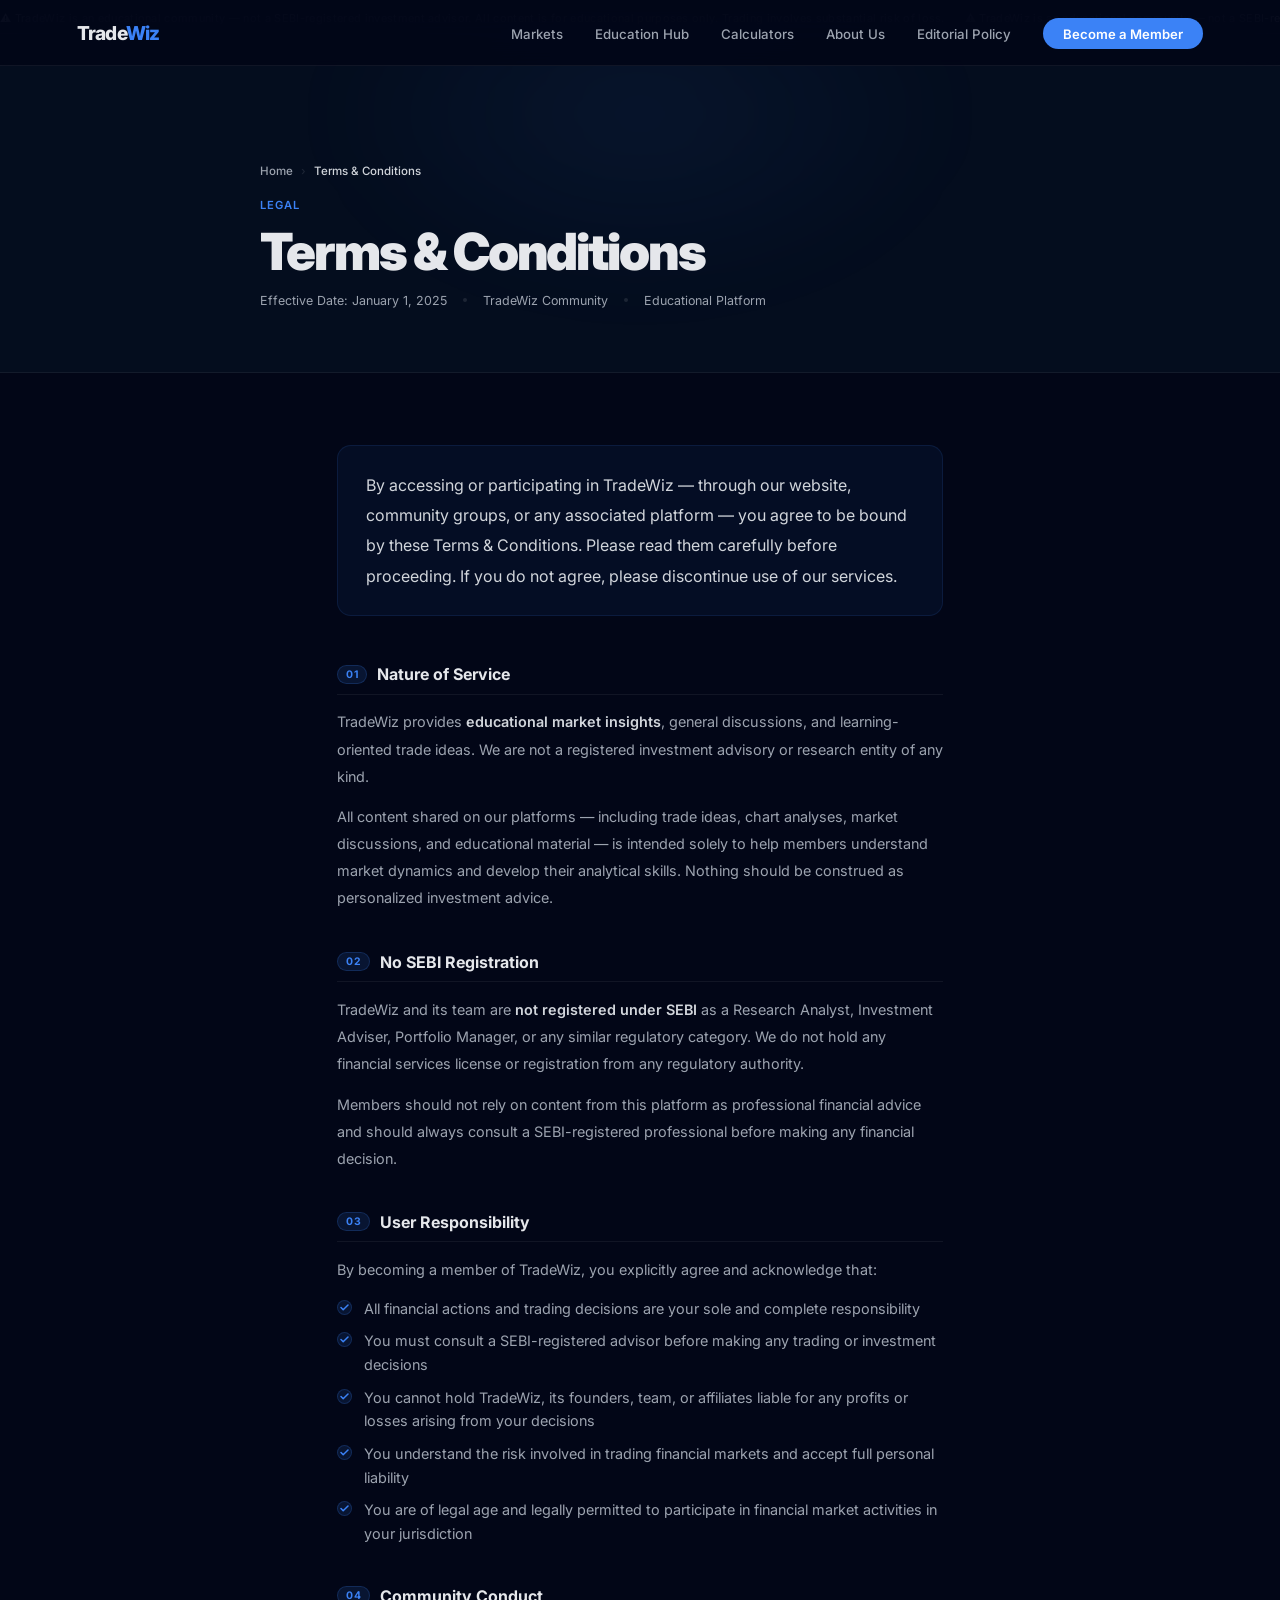
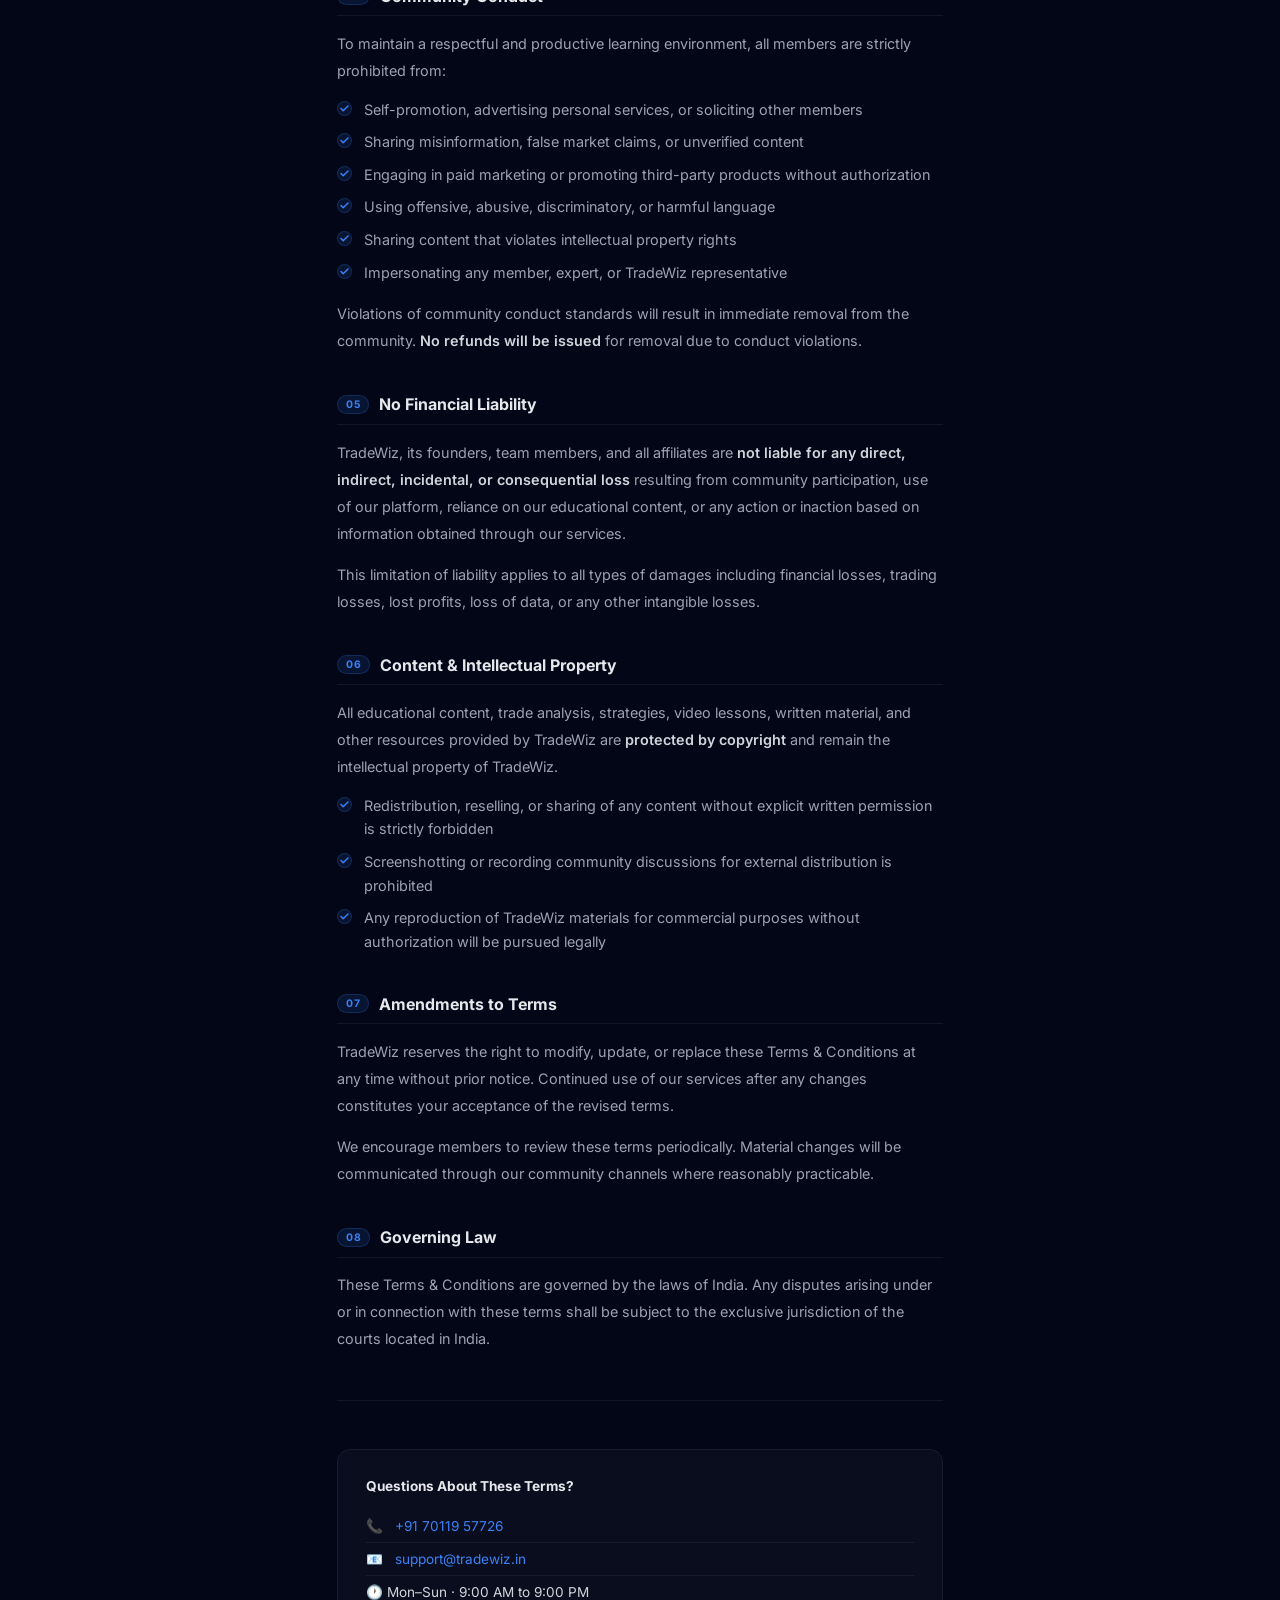
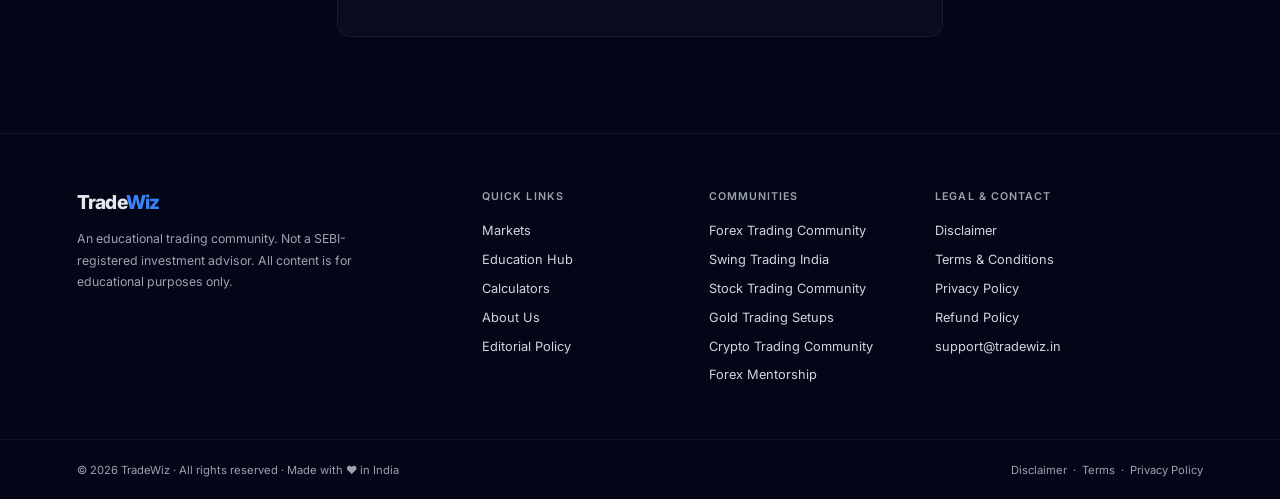
<file: terms.html>
<!DOCTYPE html>
<html lang="en">
<head>
  <link rel="preconnect" href="https://fonts.googleapis.com">
  <link rel="preconnect" href="https://fonts.gstatic.com" crossorigin>
  <link rel="alternate" hreflang="en-IN" href="https://www.tradewiz.in/terms">
  <link rel="alternate" hreflang="x-default" href="https://www.tradewiz.in/terms">
  <meta name="geo.region" content="IN">
  <meta name="geo.placename" content="India">
  <!-- Google tag (gtag.js) -->
  <script async src="https://www.googletagmanager.com/gtag/js?id=G-MNBHR93N0V"></script>
  <script>
    window.dataLayer = window.dataLayer || [];
    function gtag(){dataLayer.push(arguments);}
    gtag('js', new Date());

    gtag('config', 'G-MNBHR93N0V');
  </script>
  <meta charset="UTF-8">
  <link rel="icon" type="image/png" href="/favicon.png">
  <link rel="apple-touch-icon" href="/favicon.png">
  <meta name="viewport" content="width=device-width, initial-scale=1.0">
    <meta name="description" content="Official terms and conditions for TradeWiz trading community membership, content usage, and educational guidelines for members.">
  <link rel="canonical" href="https://www.tradewiz.in/terms">
  <meta property="og:type" content="website">
  <meta property="og:title" content="Terms & Conditions — TradeWiz Community Rules">
  <meta property="og:description" content="Official terms and conditions for TradeWiz trading community membership, content usage, and educational guidelines.">
  <meta property="og:url" content="https://www.tradewiz.in/terms">
  <title>Terms & Conditions — TradeWiz Community Rules</title>
  <link rel="preconnect" href="https://fonts.googleapis.com">
  <link href="https://fonts.googleapis.com/css2?family=Inter:wght@300;400;500;600;700;800;900&display=swap&display=swap" rel="stylesheet">
  <style>
    :root {
      --bg: #020617; --bg2: #040d1e; --card: rgba(255,255,255,0.03); --card2: rgba(255,255,255,0.05);
      --border: rgba(255,255,255,0.06); --border2: rgba(255,255,255,0.1);
      --blue: #3B82F6; --blue-dim: rgba(59,130,246,0.12);
      --text: #E5E7EB; --muted: #9CA3AF; --mid: #D1D5DB; --r: 14px;
    }
    *, *::before, *::after { box-sizing: border-box; margin: 0; padding: 0; }
    html { scroll-behavior: smooth; }
    body { font-family: 'Inter', sans-serif; background: var(--bg); color: var(--text); overflow-x: hidden; -webkit-font-smoothing: antialiased; }

    .ticker { background: var(--bg2); border-bottom: 1px solid var(--border); padding: 0.4rem 0; overflow: hidden; white-space: nowrap; position: relative; z-index: 10; }
    .ticker-inner { display: inline-block; animation: tick 38s linear infinite; font-size: 0.68rem; color: var(--muted); letter-spacing: 0.03em; }
    @keyframes tick { from{transform:translateX(100vw)} to{transform:translateX(-100%)} }

    nav { position: fixed; top: 0; left: 0; right: 0; z-index: 100; display: flex; align-items: center; justify-content: space-between; padding: 0 6vw; height: 66px; background: rgba(2,6,23,0.92); backdrop-filter: blur(20px); border-bottom: 1px solid var(--border); }
    .nav-logo { font-size: 1.2rem; font-weight: 800; letter-spacing: -0.04em; text-decoration: none; color: var(--text); }
    .nav-logo span { color: var(--blue); }
    .nav-links { display: flex; gap: 2rem; align-items: center; list-style: none; }
    .nav-links a { font-size: 0.83rem; font-weight: 500; color: var(--muted); text-decoration: none; transition: color 0.2s; }
    .nav-links a:hover { color: var(--text); }
    .nav-cta { background: var(--blue) !important; color: #fff !important; padding: 0.48rem 1.25rem; border-radius: 100px; font-weight: 600 !important; font-size: 0.82rem !important; transition: background 0.2s, transform 0.2s !important; }
    .nav-cta:hover { background: #2563EB !important; transform: translateY(-1px); }
    .nav-hamburger { display: none; flex-direction: column; gap: 5px; cursor: pointer; padding: 6px; background: none; border: none; z-index: 200; }
    .nav-hamburger span { display: block; width: 22px; height: 2px; background: var(--text); border-radius: 2px; transition: transform 0.32s cubic-bezier(0.16,1,0.3,1), opacity 0.2s; transform-origin: center; }
    .nav-hamburger.open span:nth-child(1) { transform: translateY(7px) rotate(45deg); }
    .nav-hamburger.open span:nth-child(2) { opacity: 0; transform: scaleX(0); }
    .nav-hamburger.open span:nth-child(3) { transform: translateY(-7px) rotate(-45deg); }
    .mobile-nav { position: fixed; inset: 0; z-index: 150; background: rgba(2,6,23,0.97); backdrop-filter: blur(24px); display: flex; flex-direction: column; align-items: center; justify-content: center; gap: 0.2rem; transform: translateX(100%); transition: transform 0.45s cubic-bezier(0.16,1,0.3,1); pointer-events: none; }
    .mobile-nav.open { transform: translateX(0); pointer-events: all; }
    .mobile-nav a { font-size: 1.5rem; font-weight: 700; letter-spacing: -0.03em; color: var(--mid); text-decoration: none; padding: 0.75rem 0; opacity: 0; transform: translateX(28px); transition: color 0.2s, opacity 0.4s ease, transform 0.4s ease; }
    .mobile-nav.open a { opacity: 1; transform: translateX(0); }
    .mobile-nav.open a:nth-child(1){transition-delay:0.06s}.mobile-nav.open a:nth-child(2){transition-delay:0.12s}.mobile-nav.open a:nth-child(3){transition-delay:0.18s}.mobile-nav.open a:nth-child(4){transition-delay:0.24s}.mobile-nav.open a:nth-child(5){transition-delay:0.30s}.mobile-nav.open a:nth-child(6){transition-delay:0.36s}
    .mobile-nav a:hover { color: var(--text); }
    .mobile-nav .m-cta { margin-top: 1.25rem; background: var(--blue) !important; color: #fff !important; padding: 0.85rem 2.5rem; border-radius: 100px; font-size: 1rem !important; font-weight: 600; }

    .legal-hero { padding: 130px 6vw 64px; background: var(--bg2); position: relative; overflow: hidden; border-bottom: 1px solid var(--border); }
    .legal-hero::before { content: ''; position: absolute; top: -120px; left: 50%; transform: translateX(-50%); width: 700px; height: 400px; background: radial-gradient(ellipse, rgba(59,130,246,0.07) 0%, transparent 65%); filter: blur(40px); pointer-events: none; }
    .legal-breadcrumb { font-size: 0.72rem; font-weight: 500; color: var(--muted); margin-bottom: 1.25rem; display: flex; align-items: center; gap: 0.5rem; }
    .legal-breadcrumb a { color: var(--muted); text-decoration: none; transition: color 0.2s; }
    .legal-breadcrumb a:hover { color: var(--blue); }
    .legal-breadcrumb span { color: var(--border2); }
    .legal-tag { font-size: 0.7rem; font-weight: 600; letter-spacing: 0.1em; text-transform: uppercase; color: var(--blue); margin-bottom: 0.75rem; display: block; }
    .legal-title { font-size: clamp(2rem, 4vw, 3.2rem); font-weight: 900; letter-spacing: -0.04em; line-height: 1.08; color: var(--text); margin-bottom: 0.85rem; }
    .legal-meta { font-size: 0.78rem; color: var(--muted); display: flex; align-items: center; gap: 1rem; flex-wrap: wrap; }
    .legal-meta-dot { width: 4px; height: 4px; border-radius: 50%; background: var(--border2); }

    .legal-wrap { max-width: 760px; margin: 0 auto; padding: 72px 6vw 96px; }
    .legal-section { margin-bottom: 2.5rem; }
    .legal-intro { font-size: 1rem; color: var(--mid); line-height: 1.9; padding: 1.5rem 1.75rem; background: rgba(59,130,246,0.06); border: 1px solid rgba(59,130,246,0.12); border-radius: var(--r); margin-bottom: 3rem; }
    .legal-h2 { font-size: 1rem; font-weight: 700; color: var(--text); margin-bottom: 0.85rem; padding-bottom: 0.6rem; border-bottom: 1px solid var(--border); display: flex; align-items: center; gap: 0.6rem; }
    .legal-h2-num { font-size: 0.65rem; font-weight: 700; letter-spacing: 0.08em; color: var(--blue); background: var(--blue-dim); border: 1px solid rgba(59,130,246,0.2); padding: 2px 8px; border-radius: 100px; }
    .legal-p { font-size: 0.9rem; color: var(--muted); line-height: 1.88; margin-bottom: 0.85rem; }
    .legal-p strong { color: var(--mid); font-weight: 600; }
    .legal-ul { list-style: none; margin: 0.5rem 0 1rem; display: flex; flex-direction: column; gap: 0.55rem; }
    .legal-ul li { font-size: 0.9rem; color: var(--muted); line-height: 1.65; display: flex; align-items: flex-start; gap: 0.75rem; }
    .legal-ul li::before { content: ''; width: 15px; height: 15px; flex-shrink: 0; margin-top: 3px; border-radius: 50%; background: var(--blue-dim) url("data:image/svg+xml,%3Csvg width='9' height='7' viewBox='0 0 9 7' fill='none' xmlns='http://www.w3.org/2000/svg'%3E%3Cpath d='M1 3.5L3.2 5.8L8 1' stroke='%233B82F6' stroke-width='1.5' stroke-linecap='round' stroke-linejoin='round'/%3E%3C/svg%3E") no-repeat center; border: 1px solid rgba(59,130,246,0.2); }
    .legal-divider { height: 1px; background: var(--border); margin: 3rem 0; }
    .legal-contact-card { background: var(--card); border: 1px solid var(--border); border-radius: var(--r); padding: 1.75rem; backdrop-filter: blur(6px); }
    .legal-contact-card h3 { font-size: 0.85rem; font-weight: 700; color: var(--text); margin-bottom: 1rem; }
    .legal-contact-row { display: flex; align-items: center; gap: 0.75rem; font-size: 0.85rem; color: var(--mid); padding: 0.5rem 0; border-bottom: 1px solid var(--border); }
    .legal-contact-row:last-child { border-bottom: none; }
    .legal-contact-row a { color: var(--blue); text-decoration: none; }
    .legal-contact-row a:hover { text-decoration: underline; }

    footer { border-top: 1px solid var(--border); padding: 3.5rem 6vw; display: grid; grid-template-columns: 2fr 1fr 1fr 1.5fr; gap: 3rem; background: var(--bg); }
    .fb .nav-logo { display: block; margin-bottom: 0.85rem; }
    .fb p { font-size: 0.77rem; color: var(--muted); line-height: 1.75; max-width: 280px; }
    .fc h4 { font-size: 0.67rem; font-weight: 600; letter-spacing: 0.1em; text-transform: uppercase; color: var(--muted); margin-bottom: 1rem; }
    .fc ul { list-style: none; display: flex; flex-direction: column; gap: 0.55rem; }
    .fc ul a { font-size: 0.8rem; color: var(--mid); text-decoration: none; transition: color 0.2s; }
    .fc ul a:hover { color: var(--text); }
    .fbot { border-top: 1px solid var(--border); padding: 1.4rem 6vw; display: flex; justify-content: space-between; align-items: center; font-size: 0.7rem; color: var(--muted); flex-wrap: wrap; gap: 0.5rem; background: var(--bg); }
    .fbot a { color: var(--muted); text-decoration: none; }
    .fbot a:hover { color: var(--text); }

    @media (max-width: 768px) { .nav-links{display:none} .nav-hamburger{display:flex} .legal-wrap{padding:56px 5vw 72px} footer{grid-template-columns:1fr 1fr;gap:2rem} }
    @media (max-width: 540px) { footer{grid-template-columns:1fr} .legal-hero{padding:110px 5vw 48px} }
  </style>
  <!-- BreadcrumbList Schema -->
  <script type="application/ld+json">
  {
    "@context": "https://schema.org",
    "@type": "BreadcrumbList",
    "itemListElement": [{
      "@type": "ListItem",
      "position": 1,
      "name": "Home",
      "item": "https://www.tradewiz.in/"
    },{
      "@type": "ListItem",
      "position": 2,
      "name": "Terms & Conditions",
      "item": "https://www.tradewiz.in/terms"
    }]
  }
  </script>
</head>
<body>

  <div class="ticker">
    <span class="ticker-inner">⚠ TradeWiz is an educational community — not a SEBI-registered investment advisor. All content is for educational purposes only. Trading involves substantial risk of loss. &nbsp;&nbsp;&nbsp;&nbsp; ⚠ TradeWiz is an educational community — not a SEBI-registered investment advisor. All content is for educational purposes only. &nbsp;&nbsp;&nbsp;&nbsp;</span>
  </div>

  <nav id="mainNav">
    <a href="/" class="nav-logo">Trade<span>Wiz</span></a>
    <ul class="nav-links">
      <li><a href="/#we-trade">Markets</a></li>
      <li><a href="/education">Education Hub</a></li>
      <li><a href="/calculator">Calculators</a></li>
      <li><a href="/about">About Us</a></li>
      <li><a href="/editorial-policy">Editorial Policy</a></li>
      <li><a href="/#pricing" class="nav-cta">Become a Member</a></li>
    </ul>
    <button class="nav-hamburger" id="hamburger" aria-label="Menu">
      <span></span><span></span><span></span>
    </button>
  </nav>

  <div class="mobile-nav" id="mobileNav">
    <a href="/#we-trade">Markets</a>
    <a href="/education">Education Hub</a>
    <a href="/calculator">Calculators</a>
    <a href="/about">About Us</a>
    <a href="/editorial-policy">Editorial Policy</a>
    <a href="/#pricing" class="m-cta">Become a Member</a>
  </div>

  <div class="legal-hero">
    <div style="max-width:760px;margin:0 auto;position:relative;z-index:1;">
      <div class="legal-breadcrumb">
        <a href="index.html">Home</a>
        <span>›</span>
        <span style="color:var(--mid)">Terms &amp; Conditions</span>
      </div>
      <span class="legal-tag">Legal</span>
      <h1 class="legal-title">Terms &amp; Conditions</h1>
      <div class="legal-meta">
        <span>Effective Date: January 1, 2025</span>
        <div class="legal-meta-dot"></div>
        <span>TradeWiz Community</span>
        <div class="legal-meta-dot"></div>
        <span>Educational Platform</span>
      </div>
    </div>
  </div>

  <div class="legal-wrap">

    <div class="legal-intro">
      By accessing or participating in TradeWiz — through our website, community groups, or any associated platform — you agree to be bound by these Terms &amp; Conditions. Please read them carefully before proceeding. If you do not agree, please discontinue use of our services.
    </div>

    <div class="legal-section">
      <div class="legal-h2"><span class="legal-h2-num">01</span>Nature of Service</div>
      <p class="legal-p">TradeWiz provides <strong>educational market insights</strong>, general discussions, and learning-oriented trade ideas. We are not a registered investment advisory or research entity of any kind.</p>
      <p class="legal-p">All content shared on our platforms — including trade ideas, chart analyses, market discussions, and educational material — is intended solely to help members understand market dynamics and develop their analytical skills. Nothing should be construed as personalized investment advice.</p>
    </div>

    <div class="legal-section">
      <div class="legal-h2"><span class="legal-h2-num">02</span>No SEBI Registration</div>
      <p class="legal-p">TradeWiz and its team are <strong>not registered under SEBI</strong> as a Research Analyst, Investment Adviser, Portfolio Manager, or any similar regulatory category. We do not hold any financial services license or registration from any regulatory authority.</p>
      <p class="legal-p">Members should not rely on content from this platform as professional financial advice and should always consult a SEBI-registered professional before making any financial decision.</p>
    </div>

    <div class="legal-section">
      <div class="legal-h2"><span class="legal-h2-num">03</span>User Responsibility</div>
      <p class="legal-p">By becoming a member of TradeWiz, you explicitly agree and acknowledge that:</p>
      <ul class="legal-ul">
        <li>All financial actions and trading decisions are your sole and complete responsibility</li>
        <li>You must consult a SEBI-registered advisor before making any trading or investment decisions</li>
        <li>You cannot hold TradeWiz, its founders, team, or affiliates liable for any profits or losses arising from your decisions</li>
        <li>You understand the risk involved in trading financial markets and accept full personal liability</li>
        <li>You are of legal age and legally permitted to participate in financial market activities in your jurisdiction</li>
      </ul>
    </div>

    <div class="legal-section">
      <div class="legal-h2"><span class="legal-h2-num">04</span>Community Conduct</div>
      <p class="legal-p">To maintain a respectful and productive learning environment, all members are strictly prohibited from:</p>
      <ul class="legal-ul">
        <li>Self-promotion, advertising personal services, or soliciting other members</li>
        <li>Sharing misinformation, false market claims, or unverified content</li>
        <li>Engaging in paid marketing or promoting third-party products without authorization</li>
        <li>Using offensive, abusive, discriminatory, or harmful language</li>
        <li>Sharing content that violates intellectual property rights</li>
        <li>Impersonating any member, expert, or TradeWiz representative</li>
      </ul>
      <p class="legal-p">Violations of community conduct standards will result in immediate removal from the community. <strong>No refunds will be issued</strong> for removal due to conduct violations.</p>
    </div>

    <div class="legal-section">
      <div class="legal-h2"><span class="legal-h2-num">05</span>No Financial Liability</div>
      <p class="legal-p">TradeWiz, its founders, team members, and all affiliates are <strong>not liable for any direct, indirect, incidental, or consequential loss</strong> resulting from community participation, use of our platform, reliance on our educational content, or any action or inaction based on information obtained through our services.</p>
      <p class="legal-p">This limitation of liability applies to all types of damages including financial losses, trading losses, lost profits, loss of data, or any other intangible losses.</p>
    </div>

    <div class="legal-section">
      <div class="legal-h2"><span class="legal-h2-num">06</span>Content &amp; Intellectual Property</div>
      <p class="legal-p">All educational content, trade analysis, strategies, video lessons, written material, and other resources provided by TradeWiz are <strong>protected by copyright</strong> and remain the intellectual property of TradeWiz.</p>
      <ul class="legal-ul">
        <li>Redistribution, reselling, or sharing of any content without explicit written permission is strictly forbidden</li>
        <li>Screenshotting or recording community discussions for external distribution is prohibited</li>
        <li>Any reproduction of TradeWiz materials for commercial purposes without authorization will be pursued legally</li>
      </ul>
    </div>

    <div class="legal-section">
      <div class="legal-h2"><span class="legal-h2-num">07</span>Amendments to Terms</div>
      <p class="legal-p">TradeWiz reserves the right to modify, update, or replace these Terms &amp; Conditions at any time without prior notice. Continued use of our services after any changes constitutes your acceptance of the revised terms.</p>
      <p class="legal-p">We encourage members to review these terms periodically. Material changes will be communicated through our community channels where reasonably practicable.</p>
    </div>

    <div class="legal-section">
      <div class="legal-h2"><span class="legal-h2-num">08</span>Governing Law</div>
      <p class="legal-p">These Terms &amp; Conditions are governed by the laws of India. Any disputes arising under or in connection with these terms shall be subject to the exclusive jurisdiction of the courts located in India.</p>
    </div>

    <div class="legal-divider"></div>

    <div class="legal-contact-card">
      <h3>Questions About These Terms?</h3>
      <div class="legal-contact-row">📞 <a href="tel:+917011957726">+91 70119 57726</a></div>
      <div class="legal-contact-row">📧 <a href="mailto:support@tradewiz.in">support@tradewiz.in</a></div>
      <div class="legal-contact-row">🕐 Mon–Sun · 9:00 AM to 9:00 PM</div>
    </div>

  </div>

  <footer>
    <div class="fb">
      <a href="/" class="nav-logo">Trade<span>Wiz</span></a>
      <p>An educational trading community. Not a SEBI-registered investment advisor. All content is for educational purposes only.</p>
    </div>
    <div class="fc">
      <h4>Quick Links</h4>
      <ul>
        <li><a href="/#we-trade">Markets</a></li>
        <li><a href="/education">Education Hub</a></li>
        <li><a href="/calculator">Calculators</a></li>
        <li><a href="/about">About Us</a></li>
        <li><a href="/editorial-policy">Editorial Policy</a></li>
      </ul>
    </div>
    <div class="fc">
      <h4>Communities</h4>
      <ul>
        <li><a href="/forex-trading-community">Forex Trading Community</a></li>
        <li><a href="/swing-trading-india">Swing Trading India</a></li>
        <li><a href="/stock-trading-community">Stock Trading Community</a></li>
        <li><a href="/gold-trading-setups">Gold Trading Setups</a></li>
        <li><a href="/crypto-trading-community">Crypto Trading Community</a></li>
        <li><a href="/forex-mentorship">Forex Mentorship</a></li>
      </ul>
    </div>
    <div class="fc">
      <h4>Legal &amp; Contact</h4>
      <ul>
        <li><a href="/disclaimer">Disclaimer</a></li>
        <li><a href="/terms">Terms &amp; Conditions</a></li>
        <li><a href="/privacy">Privacy Policy</a></li>
        <li><a href="/refund">Refund Policy</a></li>
        <li><a href="mailto:support@tradewiz.in">support@tradewiz.in</a></li>
      </ul>
    </div>
  </footer>
  <div class="fbot">
    <span>© 2026 TradeWiz · All rights reserved · Made with ❤ in India</span>
    <span><a href="/disclaimer">Disclaimer</a> &nbsp;·&nbsp; <a href="/terms">Terms</a> &nbsp;·&nbsp; <a href="/privacy">Privacy Policy</a></span>
  </div>

  <script>
    const hamburger = document.getElementById('hamburger');
    const mobileNav = document.getElementById('mobileNav');
    hamburger.addEventListener('click', () => { hamburger.classList.toggle('open'); mobileNav.classList.toggle('open'); document.body.style.overflow = mobileNav.classList.contains('open') ? 'hidden' : ''; });
    document.querySelectorAll('.mobile-nav a').forEach(link => { link.addEventListener('click', () => { hamburger.classList.remove('open'); mobileNav.classList.remove('open'); document.body.style.overflow = ''; }); });
  </script>
</body>
</html>
</file>
<file: assets/css/main.min.css>
:root{--bg:transparent;--bg2:transparent;--bg3:transparent;--card:rgba(255,255,255,0.03);--card2:rgba(255,255,255,0.05);--border:rgba(255,255,255,0.06);--border2:rgba(255,255,255,0.1);--blue:#3B82F6;--blue-dim:rgba(59,130,246,0.12);--blue-glow:rgba(59,130,246,0.06);--text:#E5E7EB;--muted:#9CA3AF;--mid:#D1D5DB;--r:14px}*,*::before,*::after{box-sizing:border-box;margin:0;padding:0}html{scroll-behavior:smooth}body{font-family:'Plus Jakarta Sans',sans-serif;background-color:#01041A;color:var(--text);overflow-x:hidden;-webkit-font-smoothing:antialiased}.hero-grid{display:none}.ticker{background:var(--bg2);border-bottom:1px solid var(--border);padding:0.4rem 0;overflow:hidden;white-space:nowrap;position:relative;z-index:10}.ticker-inner{display:inline-block;animation:tick 38s linear infinite;font-size:0.68rem;color:var(--muted);letter-spacing:0.03em}@keyframes tick{from{transform:translateX(100vw)}to{transform:translateX(-100%)}}nav{position:fixed;top:0;left:0;right:0;z-index:100;display:flex;align-items:center;justify-content:space-between;padding:0 6vw;height:66px;background:rgba(2,6,23,0.85);backdrop-filter:blur(20px);border-bottom:1px solid transparent;transition:border-color 0.3s}nav.scrolled{border-color:var(--border)}.nav-logo{font-size:1.2rem;font-weight:800;letter-spacing:-0.04em;text-decoration:none;color:var(--text)}.nav-logo span{color:var(--blue)}.nav-links{display:flex;gap:2rem;align-items:center;list-style:none}.nav-links a{font-size:0.83rem;font-weight:500;color:var(--muted);text-decoration:none;transition:color 0.2s;position:relative}.nav-links a:not(.nav-cta)::after{content:'';position:absolute;left:0;bottom:-4px;width:0%;height:2px;background:var(--blue);transition:width 0.3s cubic-bezier(0.4,0,0.2,1);border-radius:2px}.nav-links a:not(.nav-cta):hover::after{width:100%}.nav-links a:hover{color:var(--text)}.nav-cta{background:var(--blue) !important;color:#fff !important;padding:0.48rem 1.25rem;border-radius:100px;font-weight:600 !important;font-size:0.82rem !important;transition:background 0.2s,transform 0.2s !important}.nav-cta:hover{background:#2563EB !important;transform:translateY(-1px)}.nav-hamburger{display:none;flex-direction:column;gap:5px;cursor:pointer;padding:6px;background:none;border:none;z-index:200}.nav-hamburger span{display:block;width:22px;height:2px;background:var(--text);border-radius:2px;transition:transform 0.32s cubic-bezier(0.16,1,0.3,1),opacity 0.2s;transform-origin:center}.nav-hamburger.open span:nth-child(1){transform:translateY(7px) rotate(45deg)}.nav-hamburger.open span:nth-child(2){opacity:0;transform:scaleX(0)}.nav-hamburger.open span:nth-child(3){transform:translateY(-7px) rotate(-45deg)}.mobile-nav{position:fixed;inset:0;z-index:150;background:rgba(2,6,23,0.97);backdrop-filter:blur(24px);display:flex;flex-direction:column;align-items:center;justify-content:center;gap:0.2rem;transform:translateX(100%);transition:transform 0.45s cubic-bezier(0.16,1,0.3,1);pointer-events:none}.mobile-nav.open{transform:translateX(0);pointer-events:all}.mobile-nav a{font-size:1.5rem;font-weight:700;letter-spacing:-0.03em;color:var(--mid);text-decoration:none;padding:0.75rem 0;opacity:0;transform:translateX(28px);transition:color 0.2s,opacity 0.4s ease,transform 0.4s ease}.mobile-nav.open a{opacity:1;transform:translateX(0)}.mobile-nav.open a:nth-child(1){transition-delay:0.06s}.mobile-nav.open a:nth-child(2){transition-delay:0.12s}.mobile-nav.open a:nth-child(3){transition-delay:0.18s}.mobile-nav.open a:nth-child(4){transition-delay:0.24s}.mobile-nav.open a:nth-child(5){transition-delay:0.30s}.mobile-nav.open a:nth-child(6){transition-delay:0.36s}.mobile-nav.open a:nth-child(7){transition-delay:0.42s}.mobile-nav a:hover{color:var(--text)}.mobile-nav .m-cta{margin-top:1.25rem;background:var(--blue) !important;color:#fff !important;padding:0.85rem 2.5rem;border-radius:100px;font-size:1rem !important;font-weight:600}#hero{position:relative;min-height:auto;display:flex;flex-direction:column;align-items:center;justify-content:center;text-align:center;padding:110px 6vw 40px;overflow:hidden}.hero-radial{position:absolute;pointer-events:none;border-radius:50%;filter:blur(120px)}.hr1{width:800px;height:500px;top:-150px;left:50%;transform:translateX(-50%);background:radial-gradient(circle,rgba(59,130,246,0.1) 0%,transparent 70%)}.hr2{width:500px;height:400px;bottom:-80px;right:-100px;background:radial-gradient(circle,rgba(99,102,241,0.07) 0%,transparent 70%)}.hero-chip{display:inline-flex;align-items:center;gap:0.5rem;background:var(--blue-dim);border:1px solid rgba(59,130,246,0.2);padding:0.38rem 1.1rem;border-radius:100px;margin-bottom:1.75rem;font-size:0.73rem;font-weight:600;letter-spacing:0.06em;text-transform:uppercase;color:var(--blue);animation:fadeUp 0.7s ease both}.chip-dot{width:6px;height:6px;background:var(--blue);border-radius:50%;animation:blink 2.5s infinite}@keyframes blink{0%,100%{opacity:1}50%{opacity:0.3}}.hero-title{font-size:clamp(2.8rem,7.5vw,6.2rem);font-weight:900;letter-spacing:-0.05em;line-height:1.0;max-width:1000px;margin-bottom:1.4rem;color:var(--text);animation:fadeUp 0.8s 0.1s ease both}.hero-title .blue{color:var(--blue)}.hero-sub{font-size:clamp(0.97rem,1.8vw,1.12rem);color:var(--muted);max-width:520px;line-height:1.78;font-weight:400;margin-bottom:2.5rem;animation:fadeUp 0.8s 0.2s ease both}.hero-btns{display:flex;gap:1rem;justify-content:center;flex-wrap:wrap;animation:fadeUp 0.8s 0.3s ease both}@keyframes fadeUp{from{opacity:0;transform:translateY(24px)}to{opacity:1;transform:translateY(0)}}.btn-p{background:var(--blue);color:#fff;font-family:'Plus Jakarta Sans',sans-serif;font-size:0.9rem;font-weight:600;padding:0.85rem 2.2rem;border-radius:100px;border:none;cursor:pointer;text-decoration:none;display:inline-flex;align-items:center;gap:0.5rem;transition:background 0.3s,transform 0.3s cubic-bezier(0.34,1.56,0.64,1),box-shadow 0.3s}.btn-p:hover{background:#2563EB;transform:translateY(-4px) scale(1.02);box-shadow:0 12px 28px rgba(59,130,246,0.3)}.btn-g{color:var(--muted);font-family:'Plus Jakarta Sans',sans-serif;font-size:0.9rem;font-weight:500;padding:0.85rem 2rem;border-radius:100px;background:var(--card);border:1px solid var(--border);backdrop-filter:blur(6px);cursor:pointer;text-decoration:none;display:inline-flex;align-items:center;gap:0.5rem;transition:all 0.3s cubic-bezier(0.34,1.56,0.64,1)}.btn-g:hover{border-color:rgba(255,255,255,0.3);color:var(--text);transform:translateY(-4px) scale(1.02);box-shadow:0 10px 20px rgba(0,0,0,0.4)}.hero-scroll-hint{display:flex;flex-direction:column;align-items:center;gap:0.5rem;margin-top:2.5rem;animation:fadeUp 0.9s 0.55s ease both}.hero-scroll-hint span{font-size:0.68rem;font-weight:500;letter-spacing:0.1em;text-transform:uppercase;color:var(--muted)}.hero-scroll-mouse{width:22px;height:36px;border:2px solid rgba(255,255,255,0.2);border-radius:11px;display:flex;justify-content:center;padding-top:6px}.hero-scroll-dot{width:4px;height:8px;background:var(--blue);border-radius:2px;animation:scrollDot 1.8s ease-in-out infinite}@keyframes scrollDot{0%,100%{transform:translateY(0);opacity:1}60%{transform:translateY(10px);opacity:0.2}}#stats{padding:80px 6vw;background:var(--bg2)}.stats-eyebrow{font-size:0.68rem;font-weight:700;letter-spacing:0.14em;text-transform:uppercase;color:var(--amber,#F59E0B);text-align:center;margin-bottom:0.6rem;display:block}.stats-heading{font-size:clamp(1.1rem,2.2vw,1.4rem);font-weight:600;color:var(--mid);text-align:center;margin-bottom:3.5rem}.stats-grid{display:grid;grid-template-columns:repeat(4,1fr);max-width:960px;margin:0 auto}.sitem{padding:2rem 1.5rem;text-align:center;position:relative}.sitem::after{content:'';position:absolute;right:0;top:20%;height:60%;width:1px;background:var(--border)}.sitem:last-child::after{display:none}.snum{font-size:clamp(2.6rem,5vw,4rem);font-weight:900;letter-spacing:-0.05em;display:block;color:var(--text);line-height:1}.slbl{font-size:0.67rem;font-weight:500;letter-spacing:0.08em;text-transform:uppercase;color:var(--muted);margin-top:0.55rem;display:block}section{position:relative;z-index:1;padding:96px 6vw}.stag{font-size:0.7rem;font-weight:600;letter-spacing:0.1em;text-transform:uppercase;color:var(--blue);margin-bottom:0.75rem;display:block}.stitle{font-size:clamp(1.8rem,3.8vw,2.8rem);font-weight:800;letter-spacing:-0.04em;line-height:1.08;color:var(--text)}.stitle .blue{color:var(--blue)}.ssub{color:var(--muted);font-size:0.96rem;line-height:1.78;margin-top:0.8rem}.sheader{margin-bottom:3.5rem}.sheader.c{text-align:center}.sheader.c .stitle{max-width:660px;margin:0 auto}.sheader.c .ssub{max-width:480px;margin:0.8rem auto 0}.rv{opacity:0;transform:translateY(28px);transition:opacity 0.65s ease,transform 0.65s ease}.rv.in{opacity:1;transform:translateY(0)}.d1{transition-delay:0.08s}.d2{transition-delay:0.16s}.d3{transition-delay:0.24s}.d4{transition-delay:0.32s}#catch-inst{padding:80px 6vw;background:var(--bg2);text-align:center;overflow:hidden}#catch-inst::before{content:'';position:absolute;top:-100px;left:50%;transform:translateX(-50%);width:800px;height:500px;background:radial-gradient(ellipse,rgba(59,130,246,0.07) 0%,transparent 65%);filter:blur(40px);pointer-events:none}#we-trade{padding:20px 0 96px}.wt-header{padding:0 6vw;text-align:center;margin-bottom:2rem}.wt-title{font-size:clamp(2.5rem,6vw,5rem);font-weight:900;letter-spacing:-0.05em;margin-bottom:0.75rem}.wt-sub{color:var(--muted);font-size:0.96rem}.wt-outer{overflow:hidden;position:relative;padding:1rem 0 2rem;cursor:grab;user-select:none}.wt-outer:active{cursor:grabbing}.wt-track{display:flex;gap:2rem;will-change:transform;transition:transform 0.7s cubic-bezier(0.25,0.46,0.45,0.94)}.wt-slide{flex-shrink:0;width:min(820px,86vw);transition:opacity 0.4s}.wt-slide:not(.wt-active){opacity:0.5}.wt-card{height:460px;border-radius:28px;overflow:visible;position:relative;display:flex;align-items:center;justify-content:center;transition:transform 0.4s}.wt-card:hover{transform:translateY(-4px)}@keyframes gradShift{0%,100%{background-position:0% 50%}50%{background-position:100% 50%}}.wt-card-forex{background:linear-gradient(135deg,#bfdbfe,#93c5fd,#3b82f6,#1d4ed8,#93c5fd,#bfdbfe);background-size:300% 300%;animation:gradShift 10s ease infinite;box-shadow:0 32px 80px rgba(59,130,246,0.25)}.wt-card-commodity{background:linear-gradient(135deg,#fef9c3,#fde68a,#f59e0b,#d97706,#fde68a,#fef9c3);background-size:300% 300%;animation:gradShift 10s 1.5s ease infinite;box-shadow:0 32px 80px rgba(245,158,11,0.22)}.wt-card-crypto{background:linear-gradient(135deg,#ede9fe,#c4b5fd,#8b5cf6,#6d28d9,#c4b5fd,#ede9fe);background-size:300% 300%;animation:gradShift 10s 3s ease infinite;box-shadow:0 32px 80px rgba(139,92,246,0.22)}.wt-card-stocks{background:linear-gradient(135deg,#dcfce7,#86efac,#22c55e,#16a34a,#86efac,#dcfce7);background-size:300% 300%;animation:gradShift 10s 4.5s ease infinite;box-shadow:0 32px 80px rgba(34,197,94,0.22)}.wt-pill{position:absolute;top:0;left:50%;transform:translate(-50%,-55%);background:rgba(8,12,28,0.92);color:#E5E7EB;border:1px solid rgba(255,255,255,0.1);border-radius:100px;padding:0.55rem 1.1rem;font-size:0.82rem;font-weight:600;display:flex;align-items:center;gap:0.45rem;backdrop-filter:blur(16px);z-index:5;white-space:nowrap;box-shadow:0 8px 24px rgba(0,0,0,0.4)}.wt-widget{position:absolute;z-index:2;background:rgba(6,10,26,0.9);border:1px solid rgba(255,255,255,0.1);border-radius:18px;backdrop-filter:blur(20px);box-shadow:0 20px 48px rgba(0,0,0,0.45),0 4px 12px rgba(0,0,0,0.3);padding:0.9rem 1rem}.wt-wa{animation:floatUp 6s ease-in-out infinite}.wt-wb{animation:floatUpAlt 7s 0.8s ease-in-out infinite}.wt-wc{animation:floatUp 8s 1.6s ease-in-out infinite}.wt-wlabel{font-size:0.52rem;letter-spacing:0.1em;text-transform:uppercase;color:rgba(255,255,255,0.4);margin-bottom:0.55rem}.wt-wval{font-size:1.3rem;font-weight:800;color:#fff;letter-spacing:-0.04em;line-height:1}.wt-wsub{font-size:0.58rem;color:rgba(255,255,255,0.42);margin-top:0.3rem}.wt-wbadge{display:inline-flex;align-items:center;font-size:0.6rem;font-weight:700;padding:3px 8px;border-radius:100px}.wt-wbadge.buy{background:rgba(74,222,128,0.2);border:1px solid rgba(74,222,128,0.3);color:#4ADE80}.wt-wbadge.sell{background:rgba(248,113,113,0.2);border:1px solid rgba(248,113,113,0.3);color:#F87171}.wt-wbadge.neu{background:rgba(96,165,250,0.2);border:1px solid rgba(96,165,250,0.3);color:#60A5FA}.wt-wgrid{display:grid;grid-template-columns:1fr 1fr;gap:0.4rem}.wt-wgrid>div>.wt-wk{font-size:0.52rem;color:rgba(255,255,255,0.4)}.wt-wgrid>div>.wt-wv{font-size:0.72rem;font-weight:600}.wt-slide-info{padding:1.75rem 0.5rem 0;text-align:center}.wt-slide-tag{font-size:0.7rem;font-weight:700;letter-spacing:0.1em;text-transform:uppercase;color:var(--blue);margin-bottom:0.5rem}.wt-slide-info h3{font-size:1.1rem;font-weight:700;margin-bottom:0.45rem;color:var(--text)}.wt-slide-info p{font-size:0.83rem;color:var(--muted);max-width:500px;margin:0 auto;line-height:1.7}.wt-dots{display:flex;justify-content:center;gap:0.5rem;margin-top:2.25rem}.wt-dot{width:8px;height:8px;border-radius:100px;background:rgba(255,255,255,0.18);cursor:pointer;transition:all 0.35s;border:none;padding:0;outline:none}.wt-dot.active{background:var(--blue);width:24px}.wt-dot:hover:not(.active){background:rgba(255,255,255,0.35)}#spotlight{padding:96px 6vw 1.5rem;background:var(--bg);display:flex;flex-direction:column;gap:1.5rem}#spotlight>.sheader{margin-bottom:0.5rem}.liq-card{background:#080f1e;border:1px solid rgba(255,255,255,0.07);border-radius:24px;overflow:hidden;transition:border-color 0.3s,transform 0.3s}.liq-card:hover{border-color:rgba(255,255,255,0.13)}.liq-card-body{display:grid;grid-template-columns:1fr 1fr}.liq-card-left{padding:3rem;display:flex;flex-direction:column;justify-content:center;border-right:1px solid rgba(255,255,255,0.06);min-height:360px}.liq-label{display:inline-flex;align-items:center;gap:0.7rem;margin-bottom:1.75rem}.liq-label-icon{width:40px;height:40px;border-radius:11px;background:rgba(255,255,255,0.06);border:1px solid rgba(255,255,255,0.09);display:flex;align-items:center;justify-content:center;font-size:1.15rem}.liq-label-text{font-size:0.71rem;font-weight:700;letter-spacing:0.12em;text-transform:uppercase;color:#E8A030}.liq-h{font-size:clamp(1.65rem,2.5vw,2.3rem);font-weight:800;letter-spacing:-0.04em;line-height:1.1;margin-bottom:1rem;color:var(--text)}.liq-h .blue{color:var(--blue);font-weight:900}.liq-p{font-size:0.9rem;color:var(--muted);line-height:1.78;max-width:380px}.liq-card-right{position:relative;overflow:hidden;display:flex;align-items:center;justify-content:center;padding:2.5rem 2rem}.liq-right-label{position:absolute;top:2rem;right:2rem;font-size:0.78rem;color:rgba(255,255,255,0.35);font-weight:400}.glow-green::after{content:'';position:absolute;bottom:-80px;right:-80px;width:380px;height:380px;background:radial-gradient(circle,rgba(74,222,128,0.11) 0%,transparent 68%);pointer-events:none}.glow-blue::after{content:'';position:absolute;bottom:-80px;right:-80px;width:380px;height:380px;background:radial-gradient(circle,rgba(59,130,246,0.14) 0%,transparent 68%);pointer-events:none}.glow-purple::after{content:'';position:absolute;bottom:-80px;right:-80px;width:380px;height:380px;background:radial-gradient(circle,rgba(139,92,246,0.13) 0%,transparent 68%);pointer-events:none}.glow-amber::after{content:'';position:absolute;bottom:-80px;right:-80px;width:380px;height:380px;background:radial-gradient(circle,rgba(245,158,11,0.12) 0%,transparent 68%);pointer-events:none}.liq-stats{border-top:1px solid rgba(255,255,255,0.06);display:grid;grid-template-columns:1fr 1px 1fr;align-items:center}.liq-stat{padding:1.5rem 3rem;text-align:center}.liq-stat-n{font-size:1.65rem;font-weight:800;letter-spacing:-0.05em;color:var(--text);display:block}.liq-stat-l{font-size:0.67rem;font-weight:500;letter-spacing:0.06em;text-transform:uppercase;color:var(--muted);margin-top:0.25rem;display:block}.liq-divider{height:44px;background:rgba(255,255,255,0.06)}@keyframes floatUp{0%,100%{transform:translateY(0)}50%{transform:translateY(-10px)}}@keyframes floatUpAlt{0%,100%{transform:translateY(-5px)}50%{transform:translateY(5px)}}@keyframes fadeInRow{from{opacity:0;transform:translateY(8px)}to{opacity:1;transform:translateY(0)}}@keyframes pulseDot{0%{box-shadow:0 0 0 0 currentColor}70%{box-shadow:0 0 0 6px transparent}100%{box-shadow:0 0 0 0 transparent}}@keyframes updateTick{0%,100%{filter:brightness(1);transform:scale(1)}50%{filter:brightness(1.3);transform:scale(1.05);text-shadow:0 0 8px currentColor}}@keyframes progressAnim{0%{width:0%}10%{width:0%}50%{width:62%}100%{width:62%}}.mock-float{animation:floatUp 6s ease-in-out infinite;position:relative;z-index:2;width:100%;max-width:290px}.mock-float-alt{animation:floatUpAlt 7s 0.5s ease-in-out infinite}.mock-white{background:#ffffff;border-radius:18px;padding:1.2rem 1.3rem;box-shadow:0 28px 64px rgba(0,0,0,0.5),0 8px 24px rgba(0,0,0,0.25);position:relative;transition:transform 0.4s cubic-bezier(0.34,1.56,0.64,1),box-shadow 0.4s ease}.mock-float:hover .mock-white,.mock-float-alt:hover .mock-white{transform:translateY(-6px) scale(1.03) rotate(1deg);box-shadow:0 32px 70px rgba(0,0,0,0.6),0 12px 28px rgba(0,0,0,0.3),0 0 0 2px rgba(59,130,246,0.3)}.mock-hd{font-size:0.59rem;font-weight:700;letter-spacing:0.1em;text-transform:uppercase;color:#9CA3AF;margin-bottom:0.85rem}.mock-trade-row{display:flex;align-items:center;justify-content:space-between;padding:0.45rem 0;border-bottom:1px solid rgba(0,0,0,0.05);animation:fadeInRow 0.5s ease both}.mock-trade-row:last-child{border-bottom:none}.mock-trade-row:nth-child(2){animation-delay:0.08s}.mock-trade-row:nth-child(3){animation-delay:0.16s}.mock-trade-row:nth-child(4){animation-delay:0.24s}.mock-trade-row:nth-child(5){animation-delay:0.32s}.mock-t-left{display:flex;align-items:center;gap:0.5rem}.mock-dot{width:7px;height:7px;border-radius:50%;flex-shrink:0;animation:pulseDot 2s infinite}.mock-t-pair{font-size:0.75rem;font-weight:700;color:#111827;line-height:1.2}.mock-t-type{font-size:0.6rem;color:#9CA3AF}.mock-t-pips{font-size:0.76rem;font-weight:700;animation:updateTick 4s infinite}.mock-trade-row:nth-child(2) .mock-t-pips,.mock-ch-row:nth-child(2) .mock-ch-tag{animation-delay:0.5s}.mock-trade-row:nth-child(3) .mock-t-pips,.mock-ch-row:nth-child(3) .mock-ch-tag{animation-delay:1.2s}.mock-trade-row:nth-child(4) .mock-t-pips,.mock-ch-row:nth-child(4) .mock-ch-tag{animation-delay:2.1s}.mock-trade-row:nth-child(5) .mock-t-pips,.mock-ch-row:nth-child(5) .mock-ch-tag{animation-delay:0.8s}.mock-new-badge{position:absolute;top:-10px;right:14px;background:#7C3AED;color:white;font-size:0.58rem;font-weight:700;letter-spacing:0.05em;padding:3px 8px;border-radius:100px}.mock-bars{display:flex;align-items:flex-end;gap:3px;height:72px;margin:0.75rem 0 0.5rem}.mock-b{flex:1;border-radius:3px 3px 0 0;background:rgba(59,130,246,0.22);transition:height 0.7s cubic-bezier(0.34,1.1,0.64,1)}.mock-b.hi{background:rgba(59,130,246,0.8)}.mock-b-lbls{display:flex;gap:3px}.mock-b-lbl{flex:1;text-align:center;font-size:0.46rem;color:#9CA3AF}.mock-stats-row{display:flex;gap:1.25rem;margin-top:0.85rem;padding-top:0.85rem;border-top:1px solid rgba(0,0,0,0.07)}.mock-s-n{font-size:1.05rem;font-weight:800;color:#111827;letter-spacing:-0.03em;display:block}.mock-s-l{font-size:0.57rem;color:#9CA3AF;letter-spacing:0.04em;display:block}.mock-pill{position:absolute;background:white;border-radius:100px;padding:0.38rem 0.8rem;box-shadow:0 8px 24px rgba(0,0,0,0.22);font-size:0.7rem;font-weight:700;color:#111827;display:flex;align-items:center;gap:0.35rem;z-index:3}.mock-pill-green{color:#16A34A;top:18%;right:5%;animation:floatUpAlt 5s ease-in-out infinite}.mock-pill-blue{color:#2563EB;bottom:22%;right:5%;animation:floatUp 7s 0.5s ease-in-out infinite}.mock-ch-row{display:flex;flex-direction:column;gap:0.15rem;padding:0.48rem 0;border-bottom:1px solid rgba(0,0,0,0.05);animation:fadeInRow 0.5s ease both}.mock-ch-row:last-child{border-bottom:none}.mock-ch-row:nth-child(2){animation-delay:0.08s}.mock-ch-row:nth-child(3){animation-delay:0.16s}.mock-ch-row:nth-child(4){animation-delay:0.24s}.mock-ch-tag{font-size:0.58rem;font-weight:700;letter-spacing:0.04em;color:#9CA3AF}.mock-ch-content{font-size:0.7rem;color:#374151;line-height:1.4}.mock-webinar-card{background:linear-gradient(135deg,#1a3558,#1e4070);border-radius:12px;padding:0.9rem 1rem;margin-bottom:0.75rem;color:white}.mock-live{display:flex;align-items:center;gap:0.4rem;font-size:0.58rem;font-weight:700;letter-spacing:0.08em;margin-bottom:0.4rem;color:rgba(255,255,255,0.6)}.mock-live-dot{width:6px;height:6px;background:#EF4444;border-radius:50%;animation:blink 1.5s infinite}.mock-webinar-t{font-size:0.76rem;font-weight:700;line-height:1.3}.mock-webinar-s{font-size:0.6rem;opacity:0.65;margin-top:0.25rem}.mock-progress-bar{background:rgba(255,255,255,0.15);border-radius:2px;height:3px;margin-top:0.7rem;overflow:hidden}.mock-progress-fill{background:rgba(255,255,255,0.7);width:62%;height:100%;border-radius:2px;animation:progressAnim 6s ease-in-out infinite}.mock-session-stats{display:flex;justify-content:space-between;align-items:center;margin-top:0.5rem}.hero-particles{position:absolute;inset:0;pointer-events:none;overflow:hidden}.particle{position:absolute;width:2px;height:2px;background:rgba(59,130,246,0.5);border-radius:50%;animation:particleFloat linear infinite}@keyframes particleFloat{0%{transform:translateY(100vh) translateX(0);opacity:0}10%{opacity:1}90%{opacity:0.4}100%{transform:translateY(-100px) translateX(var(--drift));opacity:0}}#features{background:var(--bg2);position:relative;overflow:hidden}#features::before{display:none}#features .stitle{color:var(--text)}#features .ssub{color:var(--muted)}.feat-grid{display:grid;grid-template-columns:repeat(3,1fr);gap:2rem;background:transparent;border:none;border-radius:0;overflow:visible;max-width:1100px;margin:0 auto;position:relative;z-index:2}.fcard{background:var(--card);border:1px solid var(--border);padding:2.5rem 1.5rem;border-radius:36px;text-align:center;display:flex;flex-direction:column;align-items:center;box-shadow:0 10px 30px rgba(0,0,0,0.5);transition:transform 0.4s cubic-bezier(0.34,1.56,0.64,1),box-shadow 0.4s ease,border-color 0.4s ease;cursor:pointer}.fcard:hover{transform:translateY(-8px) scale(1.02);box-shadow:0 25px 50px rgba(0,0,0,0.8),0 0 25px rgba(59,130,246,0.1);border-color:rgba(59,130,246,0.4)}.fi{width:56px;height:56px;border-radius:50%;display:flex;align-items:center;justify-content:center;margin-bottom:1.2rem;background:linear-gradient(135deg,rgba(59,130,246,0.15) 0%,rgba(59,130,246,0.05) 100%);transition:transform 0.4s cubic-bezier(0.34,1.56,0.64,1),box-shadow 0.4s ease;border:none;color:#FFFFFF}.fcard:hover .fi{transform:scale(1.15) rotate(8deg);box-shadow:0 0 20px rgba(59,130,246,0.4)}.fcard h3{font-size:1.05rem;font-weight:700;margin-bottom:0.6rem;color:var(--text)}.fcard p{font-size:0.85rem;line-height:1.6;color:var(--muted);margin:0}#supercharge{padding:96px 6vw;background:var(--bg)}.banner-card{background:#080f1e;border:1px solid rgba(255,255,255,0.07);border-radius:24px;padding:6rem 3rem;text-align:center;position:relative;overflow:hidden;transition:border-color 0.3s}.banner-card:hover{border-color:rgba(255,255,255,0.13)}.banner-card::before{content:'';position:absolute;top:50%;left:50%;transform:translate(-50%,-50%);width:700px;height:500px;background:radial-gradient(ellipse,rgba(59,130,246,0.09) 0%,transparent 65%);pointer-events:none}.banner-card-inner{position:relative;z-index:1;max-width:780px;margin:0 auto}#power-club{padding:1.5rem 6vw;background:var(--bg)}.club-check{list-style:none;display:flex;flex-direction:column;gap:1rem}.club-check li{display:flex;align-items:flex-start;gap:0.9rem}.cc-icon{width:22px;height:22px;border-radius:6px;flex-shrink:0;margin-top:2px;background:var(--blue-dim);border:1px solid rgba(59,130,246,0.2);display:flex;align-items:center;justify-content:center}.club-check li p{font-size:0.87rem;color:var(--mid);line-height:1.6}.club-check li p strong{color:var(--text);font-weight:600}#performance{padding:1.5rem 6vw;background:var(--bg)}.liq-card-right .perf-card{background:rgba(255,255,255,0.06);border-color:rgba(255,255,255,0.1)}.sel-label{font-size:0.67rem;font-weight:600;letter-spacing:0.1em;text-transform:uppercase;color:var(--muted);margin-bottom:0.6rem}.mkt-sel{display:flex;gap:0.5rem;flex-wrap:wrap;margin-bottom:1.5rem}.mbtn{padding:0.5rem 1.1rem;border-radius:100px;background:var(--card);border:1px solid var(--border);color:var(--muted);font-family:'Plus Jakarta Sans',sans-serif;font-size:0.78rem;font-weight:500;cursor:pointer;backdrop-filter:blur(6px);transition:all 0.2s}.mbtn:hover{border-color:var(--border2);color:var(--text)}.mbtn.active{background:var(--blue);color:#fff;border-color:var(--blue)}.mon-sel{display:flex;flex-wrap:wrap;gap:0.35rem}.mobtn{padding:0.25rem 0.65rem;border-radius:6px;background:transparent;border:1px solid var(--border);color:var(--muted);font-family:'Plus Jakarta Sans',sans-serif;font-size:0.7rem;font-weight:500;cursor:pointer;transition:all 0.2s}.mobtn:hover{border-color:var(--border2);color:var(--text)}.mobtn.active{background:var(--blue);color:#fff;border-color:var(--blue)}.perf-card{background:var(--card);border:1px solid var(--border);border-radius:var(--r);padding:1.75rem;backdrop-filter:blur(6px)}.pc-top{display:flex;align-items:center;justify-content:space-between;margin-bottom:1.5rem}.pc-title{font-size:0.67rem;font-weight:600;letter-spacing:0.09em;text-transform:uppercase;color:var(--muted)}.pc-badge{background:var(--blue-dim);border:1px solid rgba(59,130,246,0.2);color:var(--blue);font-size:0.65rem;font-weight:600;padding:3px 10px;border-radius:100px}.ch-wrap2{height:120px;display:flex;align-items:flex-end;gap:4px;margin-bottom:0.4rem}.ch-bar{flex:1;display:flex;align-items:flex-end;height:100%;cursor:pointer}.ch-inner{width:100%;border-radius:3px 3px 0 0;background:rgba(59,130,246,0.2);transition:height 0.5s cubic-bezier(0.34,1.56,0.64,1),background 0.2s}.ch-bar:hover .ch-inner{background:rgba(59,130,246,0.5)}.ch-lbls{display:flex;gap:4px}.ch-lbl{flex:1;text-align:center;font-size:0.55rem;color:var(--muted)}.pc-stats{display:flex;gap:1.5rem;margin-top:1.5rem;padding-top:1.5rem;border-top:1px solid var(--border)}.pcs-val{font-size:1.5rem;font-weight:800;letter-spacing:-0.04em;color:var(--text)}.pcs-lbl{font-size:0.63rem;color:var(--muted);margin-top:2px}#super-trader{padding:1.5rem 6vw 96px;background:var(--bg)}.st-p{color:var(--muted);font-size:0.9rem;line-height:1.78}.st-ul{list-style:none;display:flex;flex-direction:column;gap:0.9rem;margin-bottom:2.25rem}.st-ul li{display:flex;align-items:center;gap:0.8rem;font-size:0.92rem;font-weight:500;color:var(--mid)}.st-ico{width:32px;height:32px;border-radius:8px;flex-shrink:0;background:var(--blue-dim);border:1px solid rgba(59,130,246,0.15);display:flex;align-items:center;justify-content:center;font-size:0.88rem}.st-box{background:var(--card);border:1px solid var(--border);border-radius:var(--r);padding:1.75rem;backdrop-filter:blur(6px)}.trade-item{display:flex;align-items:center;justify-content:space-between;background:var(--card2);border:1px solid var(--border);border-radius:10px;padding:0.7rem 1rem;margin-bottom:0.55rem;transition:border-color 0.2s,transform 0.2s;cursor:default}.trade-item:hover{border-color:var(--border2);transform:translateX(3px)}.trade-item:last-child{margin-bottom:0}.ti-left{display:flex;align-items:center;gap:0.7rem}.ti-dot{width:7px;height:7px;border-radius:50%;flex-shrink:0}.ti-pair{font-size:0.82rem;font-weight:600}.ti-type{font-size:0.63rem;color:var(--muted)}.ti-pips{font-size:0.85rem;font-weight:700;color:#4ADE80}.ti-sl{font-size:0.62rem;color:var(--muted)}#testimonials{background:var(--bg2);padding:90px 6vw;overflow:hidden}.tm-slider-outer{position:relative;padding:0 48px}.tm-viewport{overflow:hidden}.tm-track2{display:flex;gap:1.5rem;transition:transform 0.48s cubic-bezier(0.25,0,0,1);will-change:transform}.tm-slide{flex:0 0 calc(33.333% - 1rem);min-width:0}.tcard2{background:#07111f;border:1px solid rgba(255,255,255,0.07);border-radius:18px;padding:1.85rem 1.75rem;height:100%;display:flex;flex-direction:column;transition:border-color 0.25s,transform 0.25s}.tcard2:hover{border-color:rgba(59,130,246,0.25);transform:translateY(-4px)}.tc2-quote{font-size:2.5rem;line-height:1;color:rgba(59,130,246,0.35);font-family:Georgia,serif;margin-bottom:0.5rem}.tc2-title{font-size:1rem;font-weight:700;color:var(--text);line-height:1.42;margin-bottom:0.85rem}.tc2-body{font-size:0.8rem;color:var(--muted);line-height:1.75;flex:1}.tc2-footer{margin-top:1.5rem;display:flex;align-items:center;gap:0.8rem;padding-top:1.25rem;border-top:1px solid rgba(255,255,255,0.05)}.tc2-av{width:42px;height:42px;border-radius:50%;background:linear-gradient(135deg,#1e3a8a,#3b82f6);display:flex;align-items:center;justify-content:center;font-weight:700;font-size:0.82rem;color:#fff;flex-shrink:0}.tc2-meta{flex:1;min-width:0}.tc2-name{font-size:0.82rem;font-weight:600;color:var(--text)}.tc2-stars{color:#22c55e;font-size:0.72rem;letter-spacing:1px;margin-top:0.15rem}.tc2-date{font-size:0.68rem;color:var(--muted);margin-top:0.15rem}.tm-arrow{position:absolute;top:50%;transform:translateY(-50%);width:42px;height:42px;border-radius:50%;background:var(--card2);border:1px solid var(--border2);color:var(--text);cursor:pointer;display:flex;align-items:center;justify-content:center;transition:all 0.2s;z-index:2}.tm-arrow:hover{background:var(--blue);border-color:var(--blue)}.tm-arrow svg{width:18px;height:18px}.tm-arrow.prev{left:0}.tm-arrow.next{right:0}.tm-arrow:disabled{opacity:0.3;cursor:default}.tm-arrow:disabled:hover{background:var(--card2);border-color:var(--border2)}.tm-dots2{display:flex;justify-content:center;gap:0.5rem;margin-top:2.25rem}.tm-dot2{width:8px;height:8px;border-radius:50%;background:var(--border2);cursor:pointer;transition:all 0.25s;border:none;padding:0}.tm-dot2.active{background:var(--blue);width:24px;border-radius:4px}@media (max-width:900px){.tm-slide{flex:0 0 calc(50% - 0.75rem)}}@media (max-width:600px){.tm-slide{flex:0 0 85%}.tm-slider-outer{padding:0 0}.tm-arrow{display:none}}#social-strip{background:var(--bg2);padding:70px 6vw}.sc-grid{display:grid;grid-template-columns:repeat(4,1fr);gap:1.2rem;max-width:1000px;margin:0 auto}.sccard{background:var(--card);border:1px solid var(--border);border-radius:var(--r);padding:1.75rem 1.25rem 1.5rem;display:flex;flex-direction:column;align-items:center;gap:0.85rem;text-align:center;backdrop-filter:blur(6px);transition:transform 0.4s cubic-bezier(0.34,1.56,0.64,1),box-shadow 0.4s ease,border-color 0.4s ease;cursor:pointer}.sccard:hover{transform:translateY(-8px) scale(1.02);border-color:rgba(59,130,246,0.4);box-shadow:0 20px 40px rgba(0,0,0,0.6),0 0 20px rgba(59,130,246,0.15)}.sc-ico{width:50px;height:50px;border-radius:12px;background:linear-gradient(135deg,rgba(59,130,246,0.15) 0%,rgba(59,130,246,0.05) 100%);border:1px solid var(--border);display:flex;align-items:center;justify-content:center;font-size:1.35rem;transition:transform 0.4s cubic-bezier(0.34,1.56,0.64,1),box-shadow 0.4s ease,border-color 0.4s ease}.sccard:hover .sc-ico{transform:scale(1.15) rotate(8deg);box-shadow:0 0 15px rgba(59,130,246,0.4);border-color:rgba(59,130,246,0.5)}.sccard p{font-size:0.76rem;color:var(--muted);line-height:1.6}.sccard a{display:inline-block;padding:0.5rem 1.3rem;border-radius:100px;border:1px solid var(--border);font-size:0.75rem;font-weight:600;color:var(--mid);text-decoration:none;transition:all 0.3s cubic-bezier(0.34,1.56,0.64,1);margin-top:0.5rem}.sccard a:hover{border-color:var(--blue);background:rgba(59,130,246,0.1);color:#fff;transform:translateY(-2px);box-shadow:0 4px 12px rgba(59,130,246,0.25)}#pricing{background:var(--bg)}.ptog-wrap{display:flex;align-items:center;background:var(--card);border:1px solid var(--border);border-radius:100px;padding:4px;margin:0 auto 3.5rem;width:fit-content}.ptog-btn{padding:0.46rem 1.25rem;border-radius:100px;border:none;font-family:'Plus Jakarta Sans',sans-serif;font-size:0.8rem;font-weight:500;color:var(--muted);background:transparent;cursor:pointer;transition:all 0.2s;display:flex;align-items:center;gap:0.5rem}.ptog-btn.active{background:var(--blue);color:#fff}.sp{background:rgba(251,191,36,0.15);color:#FBBF24;font-size:0.62rem;font-weight:600;padding:2px 7px;border-radius:100px}.price-grid{display:grid;grid-template-columns:repeat(3,1fr);gap:1.5rem;max-width:1100px;margin:0 auto}.pc{background:var(--card);border:1px solid var(--border);border-radius:var(--r);padding:2.25rem 2rem 2.5rem;position:relative;backdrop-filter:blur(6px);transition:transform 0.25s,box-shadow 0.25s}.pc:hover{transform:translateY(-5px);box-shadow:0 20px 48px rgba(0,0,0,0.3)}.pc.pop{border-color:var(--blue);box-shadow:0 0 0 1px var(--blue)}.pop-lbl{position:absolute;top:-13px;left:50%;transform:translateX(-50%);background:var(--blue);color:#fff;font-size:0.65rem;font-weight:700;letter-spacing:0.08em;text-transform:uppercase;padding:3px 14px;border-radius:100px;white-space:nowrap}.pc-name{font-size:0.7rem;font-weight:600;letter-spacing:0.1em;text-transform:uppercase;color:var(--blue);margin-bottom:1.2rem}.pc-price{font-size:2.8rem;font-weight:900;letter-spacing:-0.05em;line-height:1}.pc-price sup{font-size:1.2rem;vertical-align:top;margin-top:0.6rem;display:inline-block}.pc-per{font-size:0.72rem;color:var(--muted);margin-top:0.4rem}.pc-div{height:1px;background:var(--border);margin:1.75rem 0}.pc-feats{list-style:none;display:flex;flex-direction:column;gap:0.7rem;margin-bottom:1.85rem}.pc-feats li{font-size:0.79rem;color:var(--mid);line-height:1.5;display:flex;align-items:flex-start;gap:0.6rem}.pc-feats li::before{content:'';width:15px;height:15px;flex-shrink:0;margin-top:2px;border-radius:50%;background:var(--blue-dim) url("data:image/svg+xml,%3Csvg width='9' height='7' viewBox='0 0 9 7' fill='none' xmlns='http://www.w3.org/2000/svg'%3E%3Cpath d='M1 3.5L3.2 5.8L8 1' stroke='%233B82F6' stroke-width='1.5' stroke-linecap='round' stroke-linejoin='round'/%3E%3C/svg%3E") no-repeat center;border:1px solid rgba(59,130,246,0.2)}.pc-cta{display:block;text-align:center;padding:0.85rem;border-radius:100px;font-size:0.85rem;font-weight:600;text-decoration:none;transition:all 0.2s}.pc-cta.ghost{border:1px solid var(--border);color:var(--text)}.pc-cta.ghost:hover{border-color:var(--blue);color:var(--blue)}.pc-cta.solid{background:var(--blue);color:#fff}.pc-cta.solid:hover{background:#2563EB;box-shadow:0 8px 24px rgba(59,130,246,0.25)}.pc-note{font-size:0.67rem;color:var(--muted);text-align:center;margin-top:0.8rem}#faq{background:var(--bg2)}.fq-wrap{max-width:680px;margin:0 auto;border:1px solid var(--border);border-radius:var(--r);overflow:hidden;background:var(--card);backdrop-filter:blur(6px)}.fq-item{border-bottom:1px solid var(--border)}.fq-item:last-child{border-bottom:none}.fq-q{width:100%;background:transparent;border:none;display:flex;justify-content:space-between;align-items:center;padding:1.4rem 1.75rem;font-family:'Plus Jakarta Sans',sans-serif;font-size:0.9rem;font-weight:600;color:var(--text);cursor:pointer;text-align:left;transition:background 0.2s;gap:1rem}.fq-q:hover{background:var(--card2)}.fq-q.open{color:var(--blue)}.fq-ico{width:20px;height:20px;flex-shrink:0;border:1px solid var(--border);border-radius:50%;display:flex;align-items:center;justify-content:center;font-size:0.7rem;color:var(--muted);transition:transform 0.3s,border-color 0.3s}.fq-q.open .fq-ico{transform:rotate(45deg);border-color:var(--blue);color:var(--blue)}.fq-a{max-height:0;overflow:hidden;transition:max-height 0.35s ease;font-size:0.85rem;color:var(--muted);line-height:1.8;padding:0 1.75rem}.fq-a.open{max-height:300px;padding-bottom:1.5rem}#fcta{text-align:center;padding:96px 6vw;background:var(--bg)}.fci{max-width:660px;margin:0 auto}.fci-btns{display:flex;gap:1rem;justify-content:center;flex-wrap:wrap;margin-top:2.5rem}footer{border-top:1px solid var(--border);padding:3.5rem 6vw;display:grid;grid-template-columns:2fr 1fr 1fr 1.5fr;gap:3rem;background:var(--bg)}.fb .nav-logo{display:block;margin-bottom:0.85rem}.fb p{font-size:0.77rem;color:var(--muted);line-height:1.75;max-width:280px}.fc h4{font-size:0.67rem;font-weight:600;letter-spacing:0.1em;text-transform:uppercase;color:var(--muted);margin-bottom:1rem}.fc ul{list-style:none;display:flex;flex-direction:column;gap:0.55rem}.fc ul a{font-size:0.8rem;color:var(--mid);text-decoration:none;transition:color 0.2s}.fc ul a:hover{color:var(--text)}.fbot{border-top:1px solid var(--border);padding:1.4rem 6vw;display:flex;justify-content:space-between;align-items:center;font-size:0.7rem;color:var(--muted);flex-wrap:wrap;gap:0.5rem;background:var(--bg)}.fbot a{color:var(--muted);text-decoration:none}.fbot a:hover{color:var(--text)}@media (max-width:1000px){.banner-card{padding:4rem 2rem}.wt-card{height:400px}.price-grid{grid-template-columns:1fr;max-width:420px}.sc-grid{grid-template-columns:repeat(2,1fr)}footer{grid-template-columns:1fr 1fr}}@media (max-width:900px){.liq-card-body{grid-template-columns:1fr}.liq-card-left{border-right:none;border-bottom:1px solid rgba(255,255,255,0.06);padding:2.25rem 2rem;min-height:auto}.liq-card-right{min-height:260px;padding:2rem 1.5rem}.liq-right-label{display:none}.liq-stat{padding:1.3rem 1.5rem}.mock-pill{display:none}}@media (max-width:768px){.nav-links{display:none}.nav-hamburger{display:flex}section{padding:72px 5vw}#spotlight{padding:72px 5vw;gap:1rem}#social-strip{padding:60px 5vw}#hero{min-height:auto;padding:100px 5vw 20px}.hero-radial{display:none}.hero-sub{display:none}.hero-scroll-hint{display:none}.hero-title{font-size:clamp(1.7rem,8vw,2.6rem)}#we-trade{padding:10px 0 60px}.wt-header{margin-bottom:1.5rem}.wt-outer{padding:0.5rem 0 2rem}.hero-btns{flex-direction:column;align-items:stretch;max-width:300px;margin-left:auto;margin-right:auto}.hero-btns a{text-align:center;justify-content:center}.fci-btns{flex-direction:column;align-items:center}.stats-grid{grid-template-columns:1fr 1fr}.sitem::after{top:auto;bottom:0;left:10%;width:80%;height:1px;right:auto}.sitem:nth-child(2)::after{display:none}.snum{font-size:clamp(2.4rem,10vw,3.5rem)}footer{grid-template-columns:1fr 1fr}}@media (max-width:680px){.feat-grid{grid-template-columns:1fr}footer{grid-template-columns:1fr}.price-grid{max-width:100%}}@media (max-width:520px){.wt-card{height:340px}.wt-widget{padding:0.65rem 0.75rem}.wt-wval{font-size:1.05rem}.sc-grid{grid-template-columns:1fr}.liq-stat{padding:1.1rem 1rem}.liq-stat-n{font-size:1.3rem}.mock-float{max-width:240px}#spotlight{padding:56px 4vw}}.wa-wrap{position:fixed;bottom:28px;right:28px;z-index:9999;display:flex;flex-direction:column;align-items:flex-end;gap:12px}.wa-label-wrap{display:flex;align-items:center;gap:10px;opacity:0;transform:translateX(10px);transition:opacity 0.35s ease,transform 0.35s ease;pointer-events:none}.wa-label-wrap.visible{opacity:1;transform:translateX(0);pointer-events:all}.wa-label{background:#fff;color:#111;font-family:'Plus Jakarta Sans',sans-serif;font-size:0.88rem;font-weight:600;padding:0.6rem 1.3rem;border-radius:100px;box-shadow:0 8px 24px rgba(0,0,0,0.25);white-space:nowrap;text-decoration:none;transition:box-shadow 0.2s}.wa-label:hover{box-shadow:0 12px 30px rgba(0,0,0,0.35)}.wa-close{width:32px;height:32px;border-radius:50%;background:#1a1a2e;border:none;cursor:pointer;display:flex;align-items:center;justify-content:center;color:#fff;font-size:0.85rem;flex-shrink:0;transition:background 0.2s}.wa-close:hover{background:#333}.wa-btn{width:60px;height:60px;border-radius:50%;background:#25D366;border:none;cursor:pointer;display:flex;align-items:center;justify-content:center;box-shadow:0 6px 20px rgba(37,211,102,0.5);transition:transform 0.3s cubic-bezier(0.34,1.56,0.64,1),box-shadow 0.3s;animation:waPulse 2.5s ease-in-out infinite}.wa-btn:hover{transform:scale(1.12);box-shadow:0 10px 28px rgba(37,211,102,0.65)}@keyframes waPulse{0%,100%{box-shadow:0 6px 20px rgba(37,211,102,0.5)}50%{box-shadow:0 6px 30px rgba(37,211,102,0.8),0 0 0 10px rgba(37,211,102,0.1)}}@media (max-width:480px){.wa-wrap{bottom:20px;right:16px}.wa-btn{width:52px;height:52px}}#tw-popup-overlay{display:none;position:fixed;inset:0;background:rgba(0,0,0,0.65);backdrop-filter:blur(4px);z-index:9999;align-items:center;justify-content:center;padding:16px}#tw-popup-overlay.active{display:flex}#tw-popup{background:#fff;border-radius:20px;padding:36px 32px 32px;width:100%;max-width:480px;position:relative;box-shadow:0 24px 80px rgba(0,0,0,0.5);animation:popIn 0.35s cubic-bezier(0.34,1.56,0.64,1) both}@keyframes popIn{from{opacity:0;transform:scale(0.88) translateY(20px)}to{opacity:1;transform:scale(1) translateY(0)}}#tw-popup-close{position:absolute;top:14px;right:18px;background:none;border:none;font-size:1.3rem;color:#9CA3AF;cursor:pointer;line-height:1;padding:4px;transition:color 0.2s}#tw-popup-close:hover{color:#374151}#tw-popup-logo{text-align:center;margin-bottom:16px}#tw-popup-logo span{font-family:'Plus Jakarta Sans',sans-serif;font-size:1.6rem;font-weight:800;letter-spacing:-0.04em;color:#01041A}#tw-popup-logo span em{font-style:normal;color:#3B82F6}#tw-popup h2{font-family:'Plus Jakarta Sans',sans-serif;text-align:center;font-size:1.25rem;font-weight:800;color:#111827;line-height:1.4;margin-bottom:6px}#tw-popup h2 span{color:#3B82F6}#tw-popup-sub{text-align:center;font-size:0.82rem;color:#6B7280;margin-bottom:22px}.tw-field{width:100%;padding:14px 16px;border:1.5px solid #E5E7EB;border-radius:10px;font-family:'Plus Jakarta Sans',sans-serif;font-size:0.95rem;color:#111827;background:#fff;outline:none;margin-bottom:12px;transition:border-color 0.2s,box-shadow 0.2s}.tw-field::placeholder{color:#9CA3AF}select.tw-field{cursor:pointer;appearance:none;background-image:url("data:image/svg+xml,%3Csvg xmlns='http://www.w3.org/2000/svg' width='12' height='12' viewBox='0 0 24 24' fill='none' stroke='%239CA3AF' stroke-width='2'%3E%3Cpath d='M6 9l6 6 6-6'/%3E%3C/svg%3E");background-repeat:no-repeat;background-position:right 14px center;padding-right:36px}select.tw-field option{font-weight:700;color:#111827}select.tw-field option[value=""]{font-weight:400;color:#9CA3AF}.tw-field:focus{border-color:#3B82F6;box-shadow:0 0 0 3px rgba(59,130,246,0.12)}.tw-field.error{border-color:#EF4444;box-shadow:0 0 0 3px rgba(239,68,68,0.1)}.tw-error-msg{display:none;font-size:0.75rem;color:#EF4444;margin-top:-8px;margin-bottom:10px;padding-left:4px}.tw-error-msg.visible{display:block}#tw-popup-submit{width:100%;padding:15px;background:linear-gradient(135deg,#3B82F6 0%,#2563EB 100%);color:#fff;border:none;border-radius:10px;font-family:'Plus Jakarta Sans',sans-serif;font-size:1rem;font-weight:700;cursor:pointer;transition:opacity 0.2s,transform 0.15s;margin-top:4px}#tw-popup-submit:hover{opacity:0.92;transform:translateY(-1px)}#tw-popup-submit:disabled{opacity:0.65;cursor:not-allowed;transform:none}#tw-popup-success{display:none;text-align:center;padding:20px 0 8px}#tw-popup-success .success-icon{font-size:2.8rem;margin-bottom:12px}#tw-popup-success h3{font-size:1.2rem;font-weight:800;color:#111827;margin-bottom:8px}#tw-popup-success p{font-size:0.88rem;color:#6B7280}@media (max-width:480px){#tw-popup{padding:28px 20px 24px}#tw-popup h2{font-size:1.1rem}}button,a.btn,select,input[type="text"],input[type="email"],input[type="tel"]{min-height:48px}.wa-float{min-width:48px;min-height:48px}
</file>
